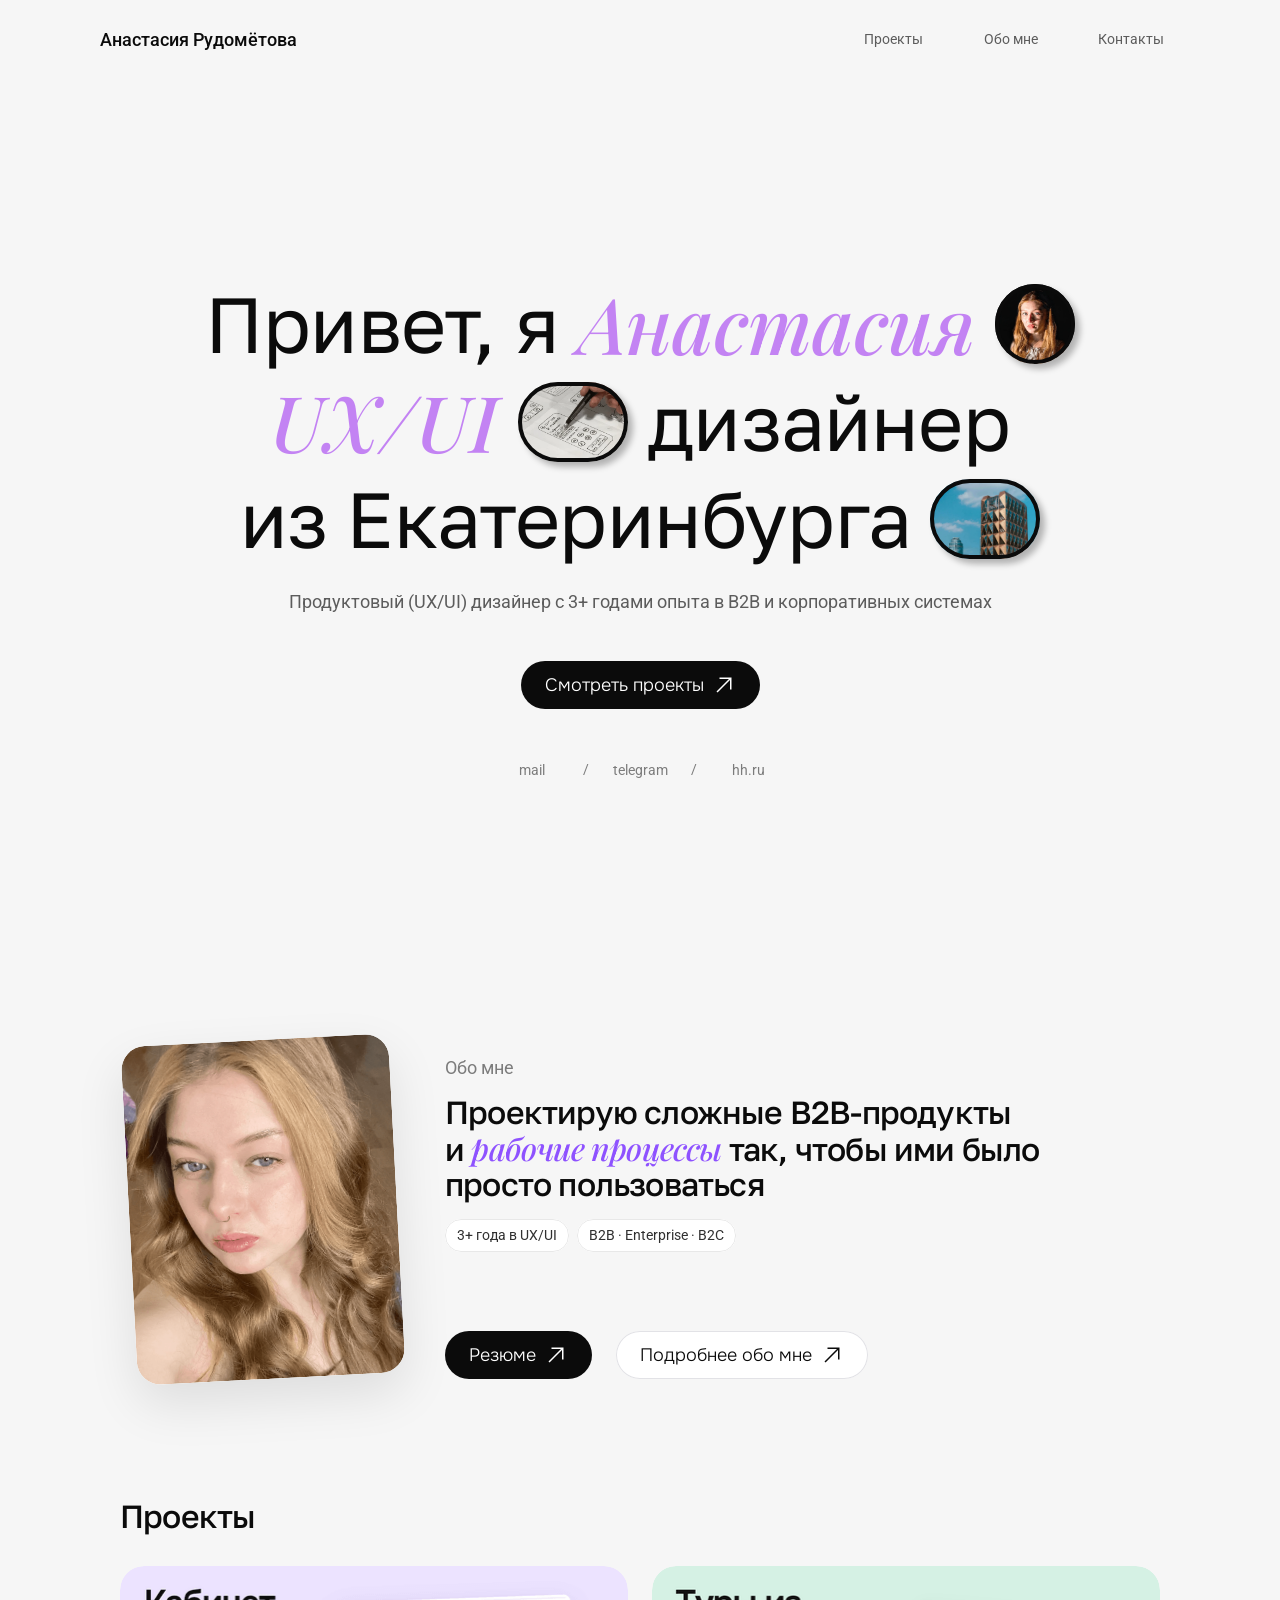
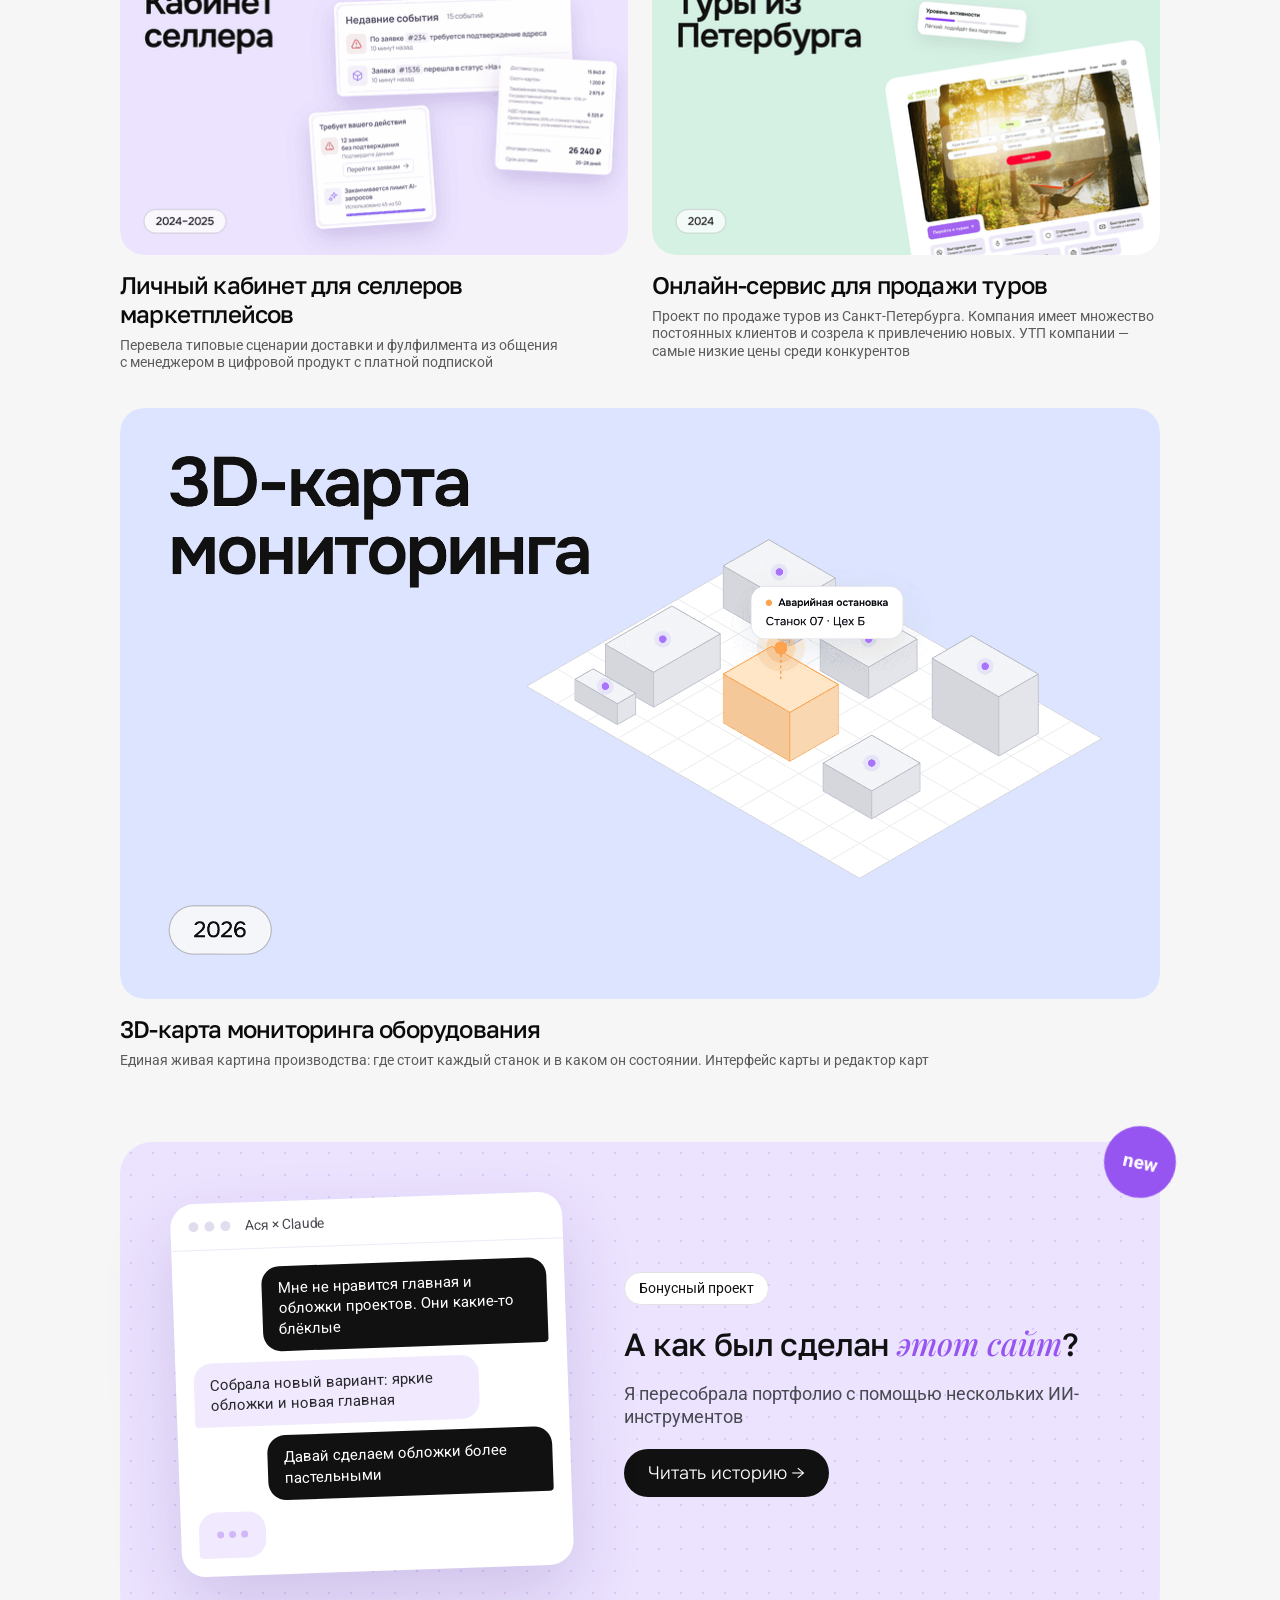
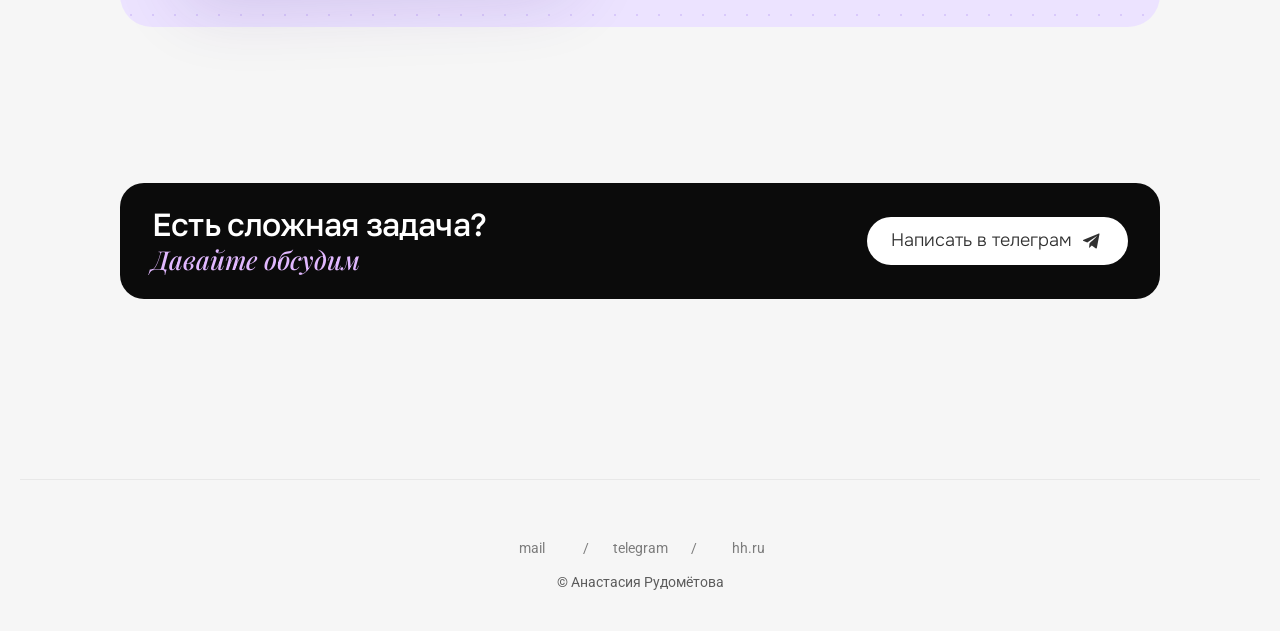
<file: index.html>
<!DOCTYPE html>


<html dir="ltr" lang="ru">
<head>
<meta charset="utf-8"/>
<!-- Yandex.Metrika counter -->
<script type="text/javascript">
    (function(m,e,t,r,i,k,a){
        m[i]=m[i]||function(){(m[i].a=m[i].a||[]).push(arguments)};
        m[i].l=1*new Date();
        for (var j = 0; j < document.scripts.length; j++) {if (document.scripts[j].src === r) { return; }}
        k=e.createElement(t),a=e.getElementsByTagName(t)[0],k.async=1,k.src=r,a.parentNode.insertBefore(k,a)
    })(window, document,'script','https://mc.yandex.ru/metrika/tag.js?id=113986711', 'ym');

    ym(113986711, 'init', {ssr:true, webvisor:true, clickmap:true, ecommerce:"dataLayer", referrer: document.referrer, url: location.href, accurateTrackBounce:true, trackLinks:true});
</script>
<!-- /Yandex.Metrika counter -->

<meta content="width=device-width" name="viewport"/>

<title>Анастасия Рудомётова | UX/UI дизайнер</title>
<meta content="Продуктовый UX/UI дизайнер с 3+ годами опыта в B2B и корпоративных системах. Проектирую сложные интерфейсы и рабочие процессы. Портфолио и кейсы" name="description"/>





<!-- Open Graph -->
<meta content="website" property="og:type"/>
<meta content="Анастасия Рудомётова | UX/UI дизайнер" property="og:title"/>
<meta content="Продуктовый UX/UI дизайнер с 3+ годами опыта в B2B и корпоративных системах. Проектирую сложные интерфейсы и рабочие процессы. Портфолио и кейсы" property="og:description"/>
<meta content="summary_large_image" name="twitter:card"/>
<meta content="Анастасия Рудомётова | UX/UI дизайнер" name="twitter:title"/>
<meta content="Продуктовый UX/UI дизайнер с 3+ годами опыта в B2B и корпоративных системах. Проектирую сложные интерфейсы и рабочие процессы. Портфолио и кейсы" name="twitter:description"/>

<style data-site-font-css="">/* cyrillic-ext */
@font-face {
  font-family: 'Onest';
  font-style: normal;
  font-weight: 300;
  font-display: swap;
  src: url(assets/fonts/google/onest-gNMZW3F-SZuj7zOT0IfSjTS16cPhqx-puBtNcWU.woff2) format('woff2');
  unicode-range: U+0460-052F, U+1C80-1C8A, U+20B4, U+2DE0-2DFF, U+A640-A69F, U+FE2E-FE2F;
}
/* cyrillic */
@font-face {
  font-family: 'Onest';
  font-style: normal;
  font-weight: 300;
  font-display: swap;
  src: url(assets/fonts/google/onest-gNMZW3F-SZuj7zOT0IfSjTS16cPhqx-psRtNcWU.woff2) format('woff2');
  unicode-range: U+0301, U+0400-045F, U+0490-0491, U+04B0-04B1, U+2116;
}
/* math */
@font-face {
  font-family: 'Onest';
  font-style: normal;
  font-weight: 300;
  font-display: swap;
  src: url(assets/fonts/google/onest-gNMZW3F-SZuj7zOT0IfSjTS16cPhqx-pyRtNcWU.woff2) format('woff2');
  unicode-range: U+0302-0303, U+0305, U+0307-0308, U+0310, U+0312, U+0315, U+031A, U+0326-0327, U+032C, U+032F-0330, U+0332-0333, U+0338, U+033A, U+0346, U+034D, U+0391-03A1, U+03A3-03A9, U+03B1-03C9, U+03D1, U+03D5-03D6, U+03F0-03F1, U+03F4-03F5, U+2016-2017, U+2034-2038, U+203C, U+2040, U+2043, U+2047, U+2050, U+2057, U+205F, U+2070-2071, U+2074-209F, U+20D0-20DC, U+20E1, U+20E5-20EF, U+2100-2112, U+2114-2115, U+2117-2121, U+2123-214F, U+2190, U+2192, U+2194-21AE, U+21B0-21E5, U+21F1-21F2, U+21F4-2211, U+2213-2214, U+2216-22FF, U+2308-230B, U+2310, U+2319, U+231C-2321, U+2336-237A, U+237C, U+2395, U+239B-23B7, U+23D0, U+23DC-23E1, U+2474-2475, U+25AF, U+25B3, U+25B7, U+25BD, U+25C1, U+25CA, U+25CC, U+25FB, U+266D-266F, U+27C0-27FF, U+2900-2AFF, U+2B0E-2B11, U+2B30-2B4C, U+2BFE, U+3030, U+FF5B, U+FF5D, U+1D400-1D7FF, U+1EE00-1EEFF;
}
/* symbols */
@font-face {
  font-family: 'Onest';
  font-style: normal;
  font-weight: 300;
  font-display: swap;
  src: url(assets/fonts/google/onest-gNMZW3F-SZuj7zOT0IfSjTS16cPhqx-p2xtNcWU.woff2) format('woff2');
  unicode-range: U+0001-000C, U+000E-001F, U+007F-009F, U+20DD-20E0, U+20E2-20E4, U+2150-218F, U+2190, U+2192, U+2194-2199, U+21AF, U+21E6-21F0, U+21F3, U+2218-2219, U+2299, U+22C4-22C6, U+2300-243F, U+2440-244A, U+2460-24FF, U+25A0-27BF, U+2800-28FF, U+2921-2922, U+2981, U+29BF, U+29EB, U+2B00-2BFF, U+4DC0-4DFF, U+FFF9-FFFB, U+10140-1018E, U+10190-1019C, U+101A0, U+101D0-101FD, U+102E0-102FB, U+10E60-10E7E, U+1D2C0-1D2D3, U+1D2E0-1D37F, U+1F000-1F0FF, U+1F100-1F1AE, U+1F1E6-1F1FF, U+1F30D-1F30F, U+1F315, U+1F31C, U+1F31E, U+1F320-1F32C, U+1F336, U+1F378, U+1F37D, U+1F382, U+1F393-1F39F, U+1F3A7-1F3A8, U+1F3AC-1F3AF, U+1F3C2, U+1F3C4-1F3C6, U+1F3CA-1F3CE, U+1F3D4-1F3E0, U+1F3ED, U+1F3F1-1F3F3, U+1F3F5-1F3F7, U+1F408, U+1F415, U+1F41F, U+1F426, U+1F43F, U+1F441-1F442, U+1F444, U+1F446-1F449, U+1F44C-1F44E, U+1F453, U+1F46A, U+1F47D, U+1F4A3, U+1F4B0, U+1F4B3, U+1F4B9, U+1F4BB, U+1F4BF, U+1F4C8-1F4CB, U+1F4D6, U+1F4DA, U+1F4DF, U+1F4E3-1F4E6, U+1F4EA-1F4ED, U+1F4F7, U+1F4F9-1F4FB, U+1F4FD-1F4FE, U+1F503, U+1F507-1F50B, U+1F50D, U+1F512-1F513, U+1F53E-1F54A, U+1F54F-1F5FA, U+1F610, U+1F650-1F67F, U+1F687, U+1F68D, U+1F691, U+1F694, U+1F698, U+1F6AD, U+1F6B2, U+1F6B9-1F6BA, U+1F6BC, U+1F6C6-1F6CF, U+1F6D3-1F6D7, U+1F6E0-1F6EA, U+1F6F0-1F6F3, U+1F6F7-1F6FC, U+1F700-1F80B, U+1F810-1F847, U+1F850-1F859, U+1F860-1F887, U+1F890-1F8AD, U+1F8B0-1F8BB, U+1F8C0-1F8C1, U+1F8D0-1F8D8, U+1F900-1F90B, U+1F93B, U+1F946, U+1F984, U+1F996, U+1F9E9, U+1FA00-1FA6F, U+1FA70-1FA7C, U+1FA80-1FAC6, U+1FAC8, U+1FACC-1FADD, U+1FADF-1FAEB, U+1FAEF-1FAFA, U+1FB00-1FBFF;
}
/* vietnamese */
@font-face {
  font-family: 'Onest';
  font-style: normal;
  font-weight: 300;
  font-display: swap;
  src: url(assets/fonts/google/onest-gNMZW3F-SZuj7zOT0IfSjTS16cPhqx-puhtNcWU.woff2) format('woff2');
  unicode-range: U+0102-0103, U+0110-0111, U+0128-0129, U+0168-0169, U+01A0-01A1, U+01AF-01B0, U+0300-0301, U+0303-0304, U+0308-0309, U+0323, U+0329, U+1EA0-1EF9, U+20AB;
}
/* latin-ext */
@font-face {
  font-family: 'Onest';
  font-style: normal;
  font-weight: 300;
  font-display: swap;
  src: url(assets/fonts/google/onest-gNMZW3F-SZuj7zOT0IfSjTS16cPhqx-puxtNcWU.woff2) format('woff2');
  unicode-range: U+0100-02BA, U+02BD-02C5, U+02C7-02CC, U+02CE-02D7, U+02DD-02FF, U+0304, U+0308, U+0329, U+1D00-1DBF, U+1E00-1E9F, U+1EF2-1EFF, U+2020, U+20A0-20AB, U+20AD-20C4, U+2113, U+2C60-2C7F, U+A720-A7FF;
}
/* latin */
@font-face {
  font-family: 'Onest';
  font-style: normal;
  font-weight: 300;
  font-display: swap;
  src: url(assets/fonts/google/onest-gNMZW3F-SZuj7zOT0IfSjTS16cPhqx-ptRtN.woff2) format('woff2');
  unicode-range: U+0000-00FF, U+0131, U+0152-0153, U+02BB-02BC, U+02C6, U+02DA, U+02DC, U+0304, U+0308, U+0329, U+2000-206F, U+20AC, U+2122, U+2191, U+2193, U+2212, U+2215, U+FEFF, U+FFFD;
}

@font-face { font-family: "Golos Text"; src: url("assets/fonts/google/golostext-q5uXsoe9Lv5t7Meb31EcOR9UdVTNs822plVRRQ5ZEr8zXcyx.woff2"); font-display: swap; font-style: normal; font-weight: 400 }
@font-face { font-family: "Playfair Display"; src: url("assets/fonts/google/playfairdisplay-nuFRD-vYSZviVYUb_rj3ij__anPXDTnCjmHKM4nYO7KN_pqTbtPK-F2rA0s.woff2"); font-display: swap; font-style: italic; font-weight: 500 }
@font-face { font-family: "Golos Text"; src: url("assets/fonts/google/golostext-q5uXsoe9Lv5t7Meb31EcOR9UdVTNs822plVjRQ5ZEr8zXcyx.woff2"); font-display: swap; font-style: normal; font-weight: 500 }
@font-face { font-family: "Playfair Display"; src: url("assets/fonts/google/playfairdisplay-nuFRD-vYSZviVYUb_rj3ij__anPXDTnCjmHKM4nYO7KN_qiTbtPK-F2rA0s.woff2"); font-display: swap; font-style: italic; font-weight: 400 }
@font-face { font-family: "Roboto"; src: url("assets/fonts/google/roboto-KFOMCnqEu92Fr1ME7kSn66aGLdTylUAMQXC89YmC2DPNWubEbWmWggvWl0Qn.woff2"); font-display: swap; font-style: normal; font-weight: 400 }
@font-face { font-family: "Roboto"; src: url("assets/fonts/google/roboto-KFOMCnqEu92Fr1ME7kSn66aGLdTylUAMQXC89YmC2DPNWuYjammWggvWl0Qn.woff2"); font-display: swap; font-style: normal; font-weight: 700 }
@font-face { font-family: "Roboto"; src: url("assets/fonts/google/roboto-KFOKCnqEu92Fr1Mu53ZEC9_Vu3r1gIhOszmOClHrs6ljXfMMLmbXiAr0klQnx24.woff2"); font-display: swap; font-style: italic; font-weight: 700 }
@font-face { font-family: "Roboto"; src: url("assets/fonts/google/roboto-KFOKCnqEu92Fr1Mu53ZEC9_Vu3r1gIhOszmOClHrs6ljXfMMLoHQiAr0klQnx24.woff2"); font-display: swap; font-style: italic; font-weight: 400 }
@font-face { font-family: "Golos Text"; src: url("assets/fonts/google/golostext-q5uXsoe9Lv5t7Meb31EcOR9UdVTNs822plW2Qg5ZEr8zXcyx.woff2"); font-display: swap; font-style: normal; font-weight: 700 }
@font-face { font-family: "Playfair Display"; src: url("assets/fonts/google/playfairdisplay-nuFRD-vYSZviVYUb_rj3ij__anPXDTnCjmHKM4nYO7KN_k-UbtPK-F2rA0s.woff2"); font-display: swap; font-style: italic; font-weight: 700 }
@font-face { font-family: "Roboto"; src: url("assets/fonts/google/roboto-KFOMCnqEu92Fr1ME7kSn66aGLdTylUAMQXC89YmC2DPNWub2bWmWggvWl0Qn.woff2"); font-display: swap; font-style: normal; font-weight: 500 }
@font-face { font-family: "Roboto"; src: url("assets/fonts/google/roboto-KFOKCnqEu92Fr1Mu53ZEC9_Vu3r1gIhOszmOClHrs6ljXfMMLl_XiAr0klQnx24.woff2"); font-display: swap; font-style: italic; font-weight: 600 }
@font-face { font-family: "Roboto"; src: url("assets/fonts/google/roboto-KFOKCnqEu92Fr1Mu53ZEC9_Vu3r1gIhOszmOClHrs6ljXfMMLrPQiAr0klQnx24.woff2"); font-display: swap; font-style: italic; font-weight: 500 }
@font-face { font-family: "Inter"; src: url("assets/fonts/05KsVHGDmqXSBXM4yRZ65P8i0s.woff2"); font-style: italic; font-weight: 900; unicode-range: U+0460-052F, U+1C80-1C88, U+20B4, U+2DE0-2DFF, U+A640-A69F, U+FE2E-FE2F }
@font-face { font-family: "Inter"; src: url("assets/fonts/ky8ovPukK4dJ1Pxq74qGhOqCYI.woff2"); font-style: italic; font-weight: 900; unicode-range: U+0301, U+0400-045F, U+0490-0491, U+04B0-04B1, U+2116 }
@font-face { font-family: "Inter"; src: url("assets/fonts/vvNSqIj42qeQ2bvCRBIWKHscrc.woff2"); font-style: italic; font-weight: 900; unicode-range: U+1F00-1FFF }
@font-face { font-family: "Inter"; src: url("assets/fonts/3ZmXbBKToJifDV9gwcifVd1tEY.woff2"); font-style: italic; font-weight: 900; unicode-range: U+0370-03FF }
@font-face { font-family: "Inter"; src: url("assets/fonts/FNfhX3dt4ChuLJq2PwdlxHO7PU.woff2"); font-style: italic; font-weight: 900; unicode-range: U+0100-024F, U+0259, U+1E00-1EFF, U+2020, U+20A0-20AB, U+20AD-20CF, U+2113, U+2C60-2C7F, U+A720-A7FF }
@font-face { font-family: "Inter"; src: url("assets/fonts/gcnfba68tfm7qAyrWRCf9r34jg.woff2"); font-style: italic; font-weight: 900; unicode-range: U+0000-00FF, U+0131, U+0152-0153, U+02BB-02BC, U+02C6, U+02DA, U+02DC, U+2000-206F, U+2070, U+2074-207E, U+2080-208E, U+20AC, U+2122, U+2191, U+2193, U+2212, U+2215, U+FEFF, U+FFFD }
@font-face { font-family: "Inter"; src: url("assets/fonts/efTfQcBJ53kM2pB1hezSZ3RDUFs.woff2"); font-style: italic; font-weight: 900; unicode-range: U+0102-0103, U+0110-0111, U+0128-0129, U+0168-0169, U+01A0-01A1, U+01AF-01B0, U+1EA0-1EF9, U+20AB }
@font-face { font-family: "Inter"; src: url("assets/fonts/H89BbHkbHDzlxZzxi8uPzTsp90.woff2"); font-display: swap; font-style: italic; font-weight: 700; unicode-range: U+0460-052F, U+1C80-1C88, U+20B4, U+2DE0-2DFF, U+A640-A69F, U+FE2E-FE2F }
@font-face { font-family: "Inter"; src: url("assets/fonts/u6gJwDuwB143kpNK1T1MDKDWkMc.woff2"); font-display: swap; font-style: italic; font-weight: 700; unicode-range: U+0301, U+0400-045F, U+0490-0491, U+04B0-04B1, U+2116 }
@font-face { font-family: "Inter"; src: url("assets/fonts/43sJ6MfOPh1LCJt46OvyDuSbA6o.woff2"); font-display: swap; font-style: italic; font-weight: 700; unicode-range: U+1F00-1FFF }
@font-face { font-family: "Inter"; src: url("assets/fonts/wccHG0r4gBDAIRhfHiOlq6oEkqw.woff2"); font-display: swap; font-style: italic; font-weight: 700; unicode-range: U+0370-03FF }
@font-face { font-family: "Inter"; src: url("assets/fonts/WZ367JPwf9bRW6LdTHN8rXgSjw.woff2"); font-display: swap; font-style: italic; font-weight: 700; unicode-range: U+0100-024F, U+0259, U+1E00-1EFF, U+2020, U+20A0-20AB, U+20AD-20CF, U+2113, U+2C60-2C7F, U+A720-A7FF }
@font-face { font-family: "Inter"; src: url("assets/fonts/ia3uin3hQWqDrVloC1zEtYHWw.woff2"); font-display: swap; font-style: italic; font-weight: 700; unicode-range: U+0000-00FF, U+0131, U+0152-0153, U+02BB-02BC, U+02C6, U+02DA, U+02DC, U+2000-206F, U+2070, U+2074-207E, U+2080-208E, U+20AC, U+2122, U+2191, U+2193, U+2212, U+2215, U+FEFF, U+FFFD }
@font-face { font-family: "Inter"; src: url("assets/fonts/2A4Xx7CngadFGlVV4xrO06OBHY.woff2"); font-display: swap; font-style: italic; font-weight: 700; unicode-range: U+0102-0103, U+0110-0111, U+0128-0129, U+0168-0169, U+01A0-01A1, U+01AF-01B0, U+1EA0-1EF9, U+20AB }
@font-face { font-family: "Inter"; src: url("assets/fonts/mkY5Sgyq51ik0AMrSBwhm9DJg.woff2"); font-style: normal; font-weight: 900; unicode-range: U+0460-052F, U+1C80-1C88, U+20B4, U+2DE0-2DFF, U+A640-A69F, U+FE2E-FE2F }
@font-face { font-family: "Inter"; src: url("assets/fonts/X5hj6qzcHUYv7h1390c8Rhm6550.woff2"); font-style: normal; font-weight: 900; unicode-range: U+0301, U+0400-045F, U+0490-0491, U+04B0-04B1, U+2116 }
@font-face { font-family: "Inter"; src: url("assets/fonts/gQhNpS3tN86g8RcVKYUUaKt2oMQ.woff2"); font-style: normal; font-weight: 900; unicode-range: U+1F00-1FFF }
@font-face { font-family: "Inter"; src: url("assets/fonts/cugnVhSraaRyANCaUtI5FV17wk.woff2"); font-style: normal; font-weight: 900; unicode-range: U+0370-03FF }
@font-face { font-family: "Inter"; src: url("assets/fonts/5HcVoGak8k5agFJSaKa4floXVu0.woff2"); font-style: normal; font-weight: 900; unicode-range: U+0100-024F, U+0259, U+1E00-1EFF, U+2020, U+20A0-20AB, U+20AD-20CF, U+2113, U+2C60-2C7F, U+A720-A7FF }
@font-face { font-family: "Inter"; src: url("assets/fonts/rZ5DdENNqIdFTIyQQiP5isO7M.woff2"); font-style: normal; font-weight: 900; unicode-range: U+0000-00FF, U+0131, U+0152-0153, U+02BB-02BC, U+02C6, U+02DA, U+02DC, U+2000-206F, U+2070, U+2074-207E, U+2080-208E, U+20AC, U+2122, U+2191, U+2193, U+2212, U+2215, U+FEFF, U+FFFD }
@font-face { font-family: "Inter"; src: url("assets/fonts/P2Bw01CtL0b9wqygO0sSVogWbo.woff2"); font-style: normal; font-weight: 900; unicode-range: U+0102-0103, U+0110-0111, U+0128-0129, U+0168-0169, U+01A0-01A1, U+01AF-01B0, U+1EA0-1EF9, U+20AB }
@font-face { font-family: "Montserrat"; src: url("assets/fonts/DI2GHUWG3WKRXISSCTNDMTWKWZC25UIW.woff2"); font-display: swap; font-style: normal; font-weight: 400 }
@font-face { font-family: "Inter"; src: url("assets/fonts/5vvr9Vy74if2I6bQbJvbw7SY1pQ.woff2"); font-display: swap; font-style: normal; font-weight: 400; unicode-range: U+0460-052F, U+1C80-1C88, U+20B4, U+2DE0-2DFF, U+A640-A69F, U+FE2E-FE2F }
@font-face { font-family: "Inter"; src: url("assets/fonts/EOr0mi4hNtlgWNn9if640EZzXCo.woff2"); font-display: swap; font-style: normal; font-weight: 400; unicode-range: U+0301, U+0400-045F, U+0490-0491, U+04B0-04B1, U+2116 }
@font-face { font-family: "Inter"; src: url("assets/fonts/Y9k9QrlZAqio88Klkmbd8VoMQc.woff2"); font-display: swap; font-style: normal; font-weight: 400; unicode-range: U+1F00-1FFF }
@font-face { font-family: "Inter"; src: url("assets/fonts/OYrD2tBIBPvoJXiIHnLoOXnY9M.woff2"); font-display: swap; font-style: normal; font-weight: 400; unicode-range: U+0370-03FF }
@font-face { font-family: "Inter"; src: url("assets/fonts/JeYwfuaPfZHQhEG8U5gtPDZ7WQ.woff2"); font-display: swap; font-style: normal; font-weight: 400; unicode-range: U+0100-024F, U+0259, U+1E00-1EFF, U+2020, U+20A0-20AB, U+20AD-20CF, U+2113, U+2C60-2C7F, U+A720-A7FF }
@font-face { font-family: "Inter"; src: url("assets/fonts/GrgcKwrN6d3Uz8EwcLHZxwEfC4.woff2"); font-display: swap; font-style: normal; font-weight: 400; unicode-range: U+0000-00FF, U+0131, U+0152-0153, U+02BB-02BC, U+02C6, U+02DA, U+02DC, U+2000-206F, U+2070, U+2074-207E, U+2080-208E, U+20AC, U+2122, U+2191, U+2193, U+2212, U+2215, U+FEFF, U+FFFD }
@font-face { font-family: "Inter"; src: url("assets/fonts/b6Y37FthZeALduNqHicBT6FutY.woff2"); font-display: swap; font-style: normal; font-weight: 400; unicode-range: U+0102-0103, U+0110-0111, U+0128-0129, U+0168-0169, U+01A0-01A1, U+01AF-01B0, U+1EA0-1EF9, U+20AB }
@font-face { font-family: "Inter"; src: url("assets/fonts/DpPBYI0sL4fYLgAkX8KXOPVt7c.woff2"); font-display: swap; font-style: normal; font-weight: 700; unicode-range: U+0460-052F, U+1C80-1C88, U+20B4, U+2DE0-2DFF, U+A640-A69F, U+FE2E-FE2F }
@font-face { font-family: "Inter"; src: url("assets/fonts/4RAEQdEOrcnDkhHiiCbJOw92Lk.woff2"); font-display: swap; font-style: normal; font-weight: 700; unicode-range: U+0301, U+0400-045F, U+0490-0491, U+04B0-04B1, U+2116 }
@font-face { font-family: "Inter"; src: url("assets/fonts/1K3W8DizY3v4emK8Mb08YHxTbs.woff2"); font-display: swap; font-style: normal; font-weight: 700; unicode-range: U+1F00-1FFF }
@font-face { font-family: "Inter"; src: url("assets/fonts/tUSCtfYVM1I1IchuyCwz9gDdQ.woff2"); font-display: swap; font-style: normal; font-weight: 700; unicode-range: U+0370-03FF }
@font-face { font-family: "Inter"; src: url("assets/fonts/VgYFWiwsAC5OYxAycRXXvhze58.woff2"); font-display: swap; font-style: normal; font-weight: 700; unicode-range: U+0100-024F, U+0259, U+1E00-1EFF, U+2020, U+20A0-20AB, U+20AD-20CF, U+2113, U+2C60-2C7F, U+A720-A7FF }
@font-face { font-family: "Inter"; src: url("assets/fonts/syRNPWzAMIrcJ3wIlPIP43KjQs.woff2"); font-display: swap; font-style: normal; font-weight: 700; unicode-range: U+0000-00FF, U+0131, U+0152-0153, U+02BB-02BC, U+02C6, U+02DA, U+02DC, U+2000-206F, U+2070, U+2074-207E, U+2080-208E, U+20AC, U+2122, U+2191, U+2193, U+2212, U+2215, U+FEFF, U+FFFD }
@font-face { font-family: "Inter"; src: url("assets/fonts/GIryZETIX4IFypco5pYZONKhJIo.woff2"); font-display: swap; font-style: normal; font-weight: 700; unicode-range: U+0102-0103, U+0110-0111, U+0128-0129, U+0168-0169, U+01A0-01A1, U+01AF-01B0, U+1EA0-1EF9, U+20AB }
@font-face { font-family: "Onest Placeholder"; src: local("Arial"); ascent-override: 91.42%; descent-override: 28.75%; line-gap-override: 0.00%; size-adjust: 106.10% }
@font-face { font-family: "Golos Text Placeholder"; src: local("Arial"); ascent-override: 90.05%; descent-override: 20.21%; line-gap-override: 0.00%; size-adjust: 108.83% }
@font-face { font-family: "Playfair Display Placeholder"; src: local("Times New Roman"); ascent-override: 97.38%; descent-override: 22.59%; line-gap-override: 0.00%; size-adjust: 111.11% }
@font-face { font-family: "Roboto Placeholder"; src: local("Arial"); ascent-override: 92.43%; descent-override: 24.32%; line-gap-override: 0.00%; size-adjust: 100.37% }
@font-face { font-family: "Inter Placeholder"; src: local("Arial"); ascent-override: 89.79%; descent-override: 22.36%; line-gap-override: 0.00%; size-adjust: 107.89% }
@font-face { font-family: "Montserrat Placeholder"; src: local("Arial"); ascent-override: 84.95%; descent-override: 22.03%; line-gap-override: 0.00%; size-adjust: 113.95% }</style>


<!-- Initialize gtag before head-end custom code can call it. -->
<script>
	  window.dataLayer = window.dataLayer || [];
	  function gtag(){window.dataLayer.push(arguments);}
	  gtag('js', new Date());
	  gtag('config', 'G-B1NQM0LFKT');
	</script>
<meta content="max-image-preview:large" name="robots"/><style data-site-breakpoint-css="">@media(min-width: 1440px){.hidden-72rtr7{display:none!important}}@media(min-width: 1200px) and (max-width: 1439.98px){.hidden-1vxwarc{display:none!important}}@media(min-width: 810px) and (max-width: 1199.98px){.hidden-1tfpqet{display:none!important}}@media(max-width: 809.98px){.hidden-a9um1k{display:none!important}}@media(min-width: 1440px){.hidden-1xy0toq{display:none!important}}@media(min-width: 1200px) and (max-width: 1439.98px){.hidden-152glpt{display:none!important}}@media(min-width: 810px) and (max-width: 1199.98px){.hidden-1mdj16h{display:none!important}}@media(max-width: 809.98px){.hidden-71cz7w{display:none!important}}</style><style data-site-components="site-lib-cursors-host site-2I9Iv PropertyOverrides site-d1bxR site-lib-combinedCSSRules site-xv9gG site-1vNZG site-8s2c9 site-svRbB site-UT5PH site-O3T2G site-h6Rxh site-xUfRi site-LRD21" data-site-css-ssr-minified="">html,body,#main{box-sizing:border-box;margin:0;padding:0}:root{-webkit-font-smoothing:antialiased;-moz-osx-font-smoothing:grayscale}*{box-sizing:border-box;-webkit-font-smoothing:inherit}h1,h2,h3,h4,h5,h6,p,figure{margin:0}body,input,textarea,select,button{font-family:sans-serif;font-size:12px}body{--token-597da178-2e77-4bea-8eb7-f12f5010f083:#c383f3;--token-c40000ae-904f-4928-80cb-4b854d70c0b4:#000;--token-2b9e9f96-0c35-4795-b915-59e721620b20:#7c7c7c;--token-028a1df2-9373-4cb0-8cc7-a6b1512a0cab:#f6f6f6;--token-790325e6-a4e0-4195-a182-d715595749b3:#00aaff80;--token-8d589923-b843-4a88-886d-50bf1e3f9a40:#0b0b0b;--token-21c2ef3c-f6a4-4ada-af40-ed071854e915:#e8e8e8;--token-c6d9d641-5b9c-4baf-85bf-3ecf83f1b8ed:#fff;--token-31bf6bfa-a083-41c5-b025-2cdc040f92d8:#f6f6f6;--token-a91b8625-a397-4ffa-aebf-00fd1ff18ca9:#fff;--token-fa39f602-c1df-41e0-abf1-78c1c63a645f:#5c5c5c;--token-f6d4c585-ff89-4182-b607-9d5da8c1ebc4:#fff;--token-aff6908e-9a16-4456-928d-df3b4ad1fc61:#eed8ff;--token-4059a8c3-0701-4ba5-9dab-781874a53501:#e1b8ff;--token-95384be9-283e-48f3-8c7a-61d7069ebf1c:#8e52ff;--token-ddbab71c-331e-414f-ba86-1d262e729217:#000;--token-4caef65f-d325-4cd6-9353-617bd3de467a:#ebebeb;--token-342ee82f-0eae-4ad0-a3f2-7aa809c93e85:#c383f3;--token-bfe0ac6f-e097-48f7-a2bd-ebc6d586f42a:#0006;--token-99e9f4a8-a01c-4d09-ad21-032d659b5108:#303030}@media (prefers-color-scheme:dark){body{--token-a91b8625-a397-4ffa-aebf-00fd1ff18ca9:#121212;--token-f6d4c585-ff89-4182-b607-9d5da8c1ebc4:#000}}@supports (z-index:calc(infinity)){#__site-badge-container{--infinity:infinity}}#__site-badge-container{pointer-events:none;width:100%;z-index:calc(var(--infinity,2147480000));justify-content:flex-end;padding:20px;display:flex;position:fixed;bottom:0}@supports (background:-webkit-named-image(i)) and (not (grid-template-rows:subgrid)){body{--site-will-change-override:transform}}@supports (background:-webkit-named-image(i)) and (not (position-area:top right)){body{--site-will-change-filter-override:filter}}[data-site-component-type=Text] div div span,[data-site-component-type=Text] a div span,[data-site-component-type=Text] span span span,[data-site-component-type=Text] p span span,[data-site-component-type=Text] h1 span span,[data-site-component-type=Text] h2 span span,[data-site-component-type=Text] h3 span span,[data-site-component-type=Text] h4 span span,[data-site-component-type=Text] h5 span span,[data-site-component-type=Text] h6 span span,[data-site-component-type=Text] a{font-family:var(--font-family);font-style:var(--font-style);font-weight:min(calc(var(--site-font-weight-increase,0) + var(--font-weight,400)), 900);color:var(--text-color);letter-spacing:var(--letter-spacing);font-size:var(--font-size);text-transform:var(--text-transform);--text-decoration:var(--site-text-decoration-style,solid) var(--site-text-decoration,none) var(--site-text-decoration-color,currentcolor) var(--site-text-decoration-thickness,auto);--text-decoration-skip-ink:var(--site-text-decoration-skip-ink);--text-underline-offset:var(--site-text-decoration-offset);line-height:var(--line-height);--font-family:var(--site-font-family);--font-style:var(--site-font-style);--font-weight:var(--site-font-weight);--text-color:var(--site-text-color);--letter-spacing:var(--site-letter-spacing);--font-size:var(--site-font-size);--text-transform:var(--site-text-transform);--line-height:var(--site-line-height)}@supports not (color:color(display-p3 1 1 1)){p.site-text,div.site-text,h1.site-text,h2.site-text,h3.site-text,h4.site-text,h5.site-text,h6.site-text,li.site-text,ol.site-text,ul.site-text,span.site-text:not([data-text-fill]){color:var(--site-blockquote-text-color-rgb,var(--site-blockquote-text-color,var(--site-text-color-rgb,var(--site-text-color,#000))));-webkit-text-stroke-color:var(--site-text-stroke-color-rgb,var(--site-text-stroke-color,initial))}mark.site-text{background-color:var(--site-blockquote-text-background-color-rgb,var(--site-blockquote-text-background-color,var(--site-text-background-color-rgb,var(--site-text-background-color,initial))))}}@supports not (color:color(display-p3 1 1 1)){code.site-text,code.site-text span.site-text:not([data-text-fill]){color:var(--site-blockquote-text-color-rgb,var(--site-blockquote-text-color,var(--site-code-text-color-rgb,var(--site-code-text-color,var(--site-text-color-rgb,var(--site-text-color,#000))))))}}@supports not (color:color(display-p3 1 1 1)){a.site-text,span.site-text[data-nested-link]{color:var(--site-link-text-color-rgb,var(--site-link-text-color,var(--site-blockquote-text-color-rgb,var(--site-blockquote-text-color,var(--site-text-color-rgb,var(--site-text-color,#000))))));background-color:var(--site-link-text-background-color-rgb,var(--site-link-text-background-color,initial));-webkit-text-decoration-color:var(--site-link-text-decoration-color-rgb,var(--site-link-text-decoration-color,var(--site-text-decoration-color-rgb,var(--site-text-decoration-color,currentcolor))));text-decoration-color:var(--site-link-text-decoration-color-rgb,var(--site-link-text-decoration-color,var(--site-text-decoration-color-rgb,var(--site-text-decoration-color,currentcolor))))}}@supports not (color:color(display-p3 1 1 1)){code.site-text a.site-text,code.site-text a.site-text span.site-text:not([data-text-fill]),code.site-text span.site-text[data-nested-link],code.site-text span.site-text[data-nested-link] span.site-text:not([data-text-fill]){color:var(--site-link-text-color-rgb,var(--site-link-text-color,var(--site-blockquote-text-color-rgb,var(--site-blockquote-text-color,var(--site-code-text-color-rgb,var(--site-code-text-color,var(--site-text-color-rgb,var(--site-text-color,#000))))))))}}@supports not (color:color(display-p3 1 1 1)){a.site-text:hover,span.site-text[data-nested-link]:hover{color:var(--site-link-hover-text-color-rgb,var(--site-link-hover-text-color,var(--site-link-text-color-rgb,var(--site-link-text-color,var(--site-blockquote-text-color-rgb,var(--site-blockquote-text-color,var(--site-text-color-rgb,var(--site-text-color,#000))))))));background-color:var(--site-link-hover-text-background-color-rgb,var(--site-link-hover-text-background-color,var(--site-link-text-background-color-rgb,var(--site-link-text-background-color,var(--site-text-background-color-rgb,var(--site-text-background-color,initial))))));-webkit-text-decoration-color:var(--site-link-hover-text-decoration-color-rgb,var(--site-link-hover-text-decoration-color,var(--site-link-text-decoration-color-rgb,var(--site-link-text-decoration-color,var(--site-text-decoration-color-rgb,var(--site-text-decoration-color,currentcolor))))));text-decoration-color:var(--site-link-hover-text-decoration-color-rgb,var(--site-link-hover-text-decoration-color,var(--site-link-text-decoration-color-rgb,var(--site-link-text-decoration-color,var(--site-text-decoration-color-rgb,var(--site-text-decoration-color,currentcolor))))))}}@supports not (color:color(display-p3 1 1 1)){code.site-text a.site-text:hover,code.site-text span.site-text[data-nested-link]:hover{color:var(--site-link-hover-text-color-rgb,var(--site-link-hover-text-color,var(--site-link-text-color-rgb,var(--site-link-text-color,var(--site-blockquote-text-color-rgb,var(--site-blockquote-text-color,var(--site-code-text-color-rgb,var(--site-code-text-color,var(--site-text-color-rgb,var(--site-text-color,#000))))))))))}}@supports not (color:color(display-p3 1 1 1)){a.site-text[data-site-page-link-current],span.site-text[data-site-page-link-current]{color:var(--site-link-current-text-color-rgb,var(--site-link-current-text-color,var(--site-link-text-color-rgb,var(--site-link-text-color,var(--site-text-color-rgb,var(--site-text-color,#000))))));background-color:var(--site-link-current-text-background-color-rgb,var(--site-link-current-text-background-color,var(--site-link-text-background-color-rgb,var(--site-link-text-background-color,var(--site-text-background-color-rgb,var(--site-text-background-color,initial))))));-webkit-text-decoration-color:var(--site-link-current-text-decoration-color-rgb,var(--site-link-current-text-decoration-color,var(--site-link-text-decoration-color-rgb,var(--site-link-text-decoration-color,var(--site-text-decoration-color-rgb,var(--site-text-decoration-color,currentcolor))))));text-decoration-color:var(--site-link-current-text-decoration-color-rgb,var(--site-link-current-text-decoration-color,var(--site-link-text-decoration-color-rgb,var(--site-link-text-decoration-color,var(--site-text-decoration-color-rgb,var(--site-text-decoration-color,currentcolor))))))}}@supports not (color:color(display-p3 1 1 1)){code.site-text a.site-text[data-site-page-link-current],code.site-text a.site-text[data-site-page-link-current] span.site-text:not([data-text-fill]),code.site-text span.site-text[data-site-page-link-current],code.site-text span.site-text[data-site-page-link-current] span.site-text:not([data-text-fill]){color:var(--site-link-current-text-color-rgb,var(--site-link-current-text-color,var(--site-link-text-color-rgb,var(--site-link-text-color,var(--site-code-text-color-rgb,var(--site-code-text-color,var(--site-text-color-rgb,var(--site-text-color,#000))))))));background-color:var(--site-link-current-text-background-color-rgb,var(--site-link-current-text-background-color,var(--site-link-text-background-color-rgb,var(--site-link-text-background-color,var(--site-text-background-color-rgb,var(--site-text-background-color,initial))))))}}@supports not (color:color(display-p3 1 1 1)){a.site-text[data-site-page-link-current]:hover,span.site-text[data-site-page-link-current]:hover{color:var(--site-link-hover-text-color-rgb,var(--site-link-hover-text-color,var(--site-link-current-text-color-rgb,var(--site-link-current-text-color,var(--site-link-text-color-rgb,var(--site-link-text-color,var(--site-code-text-color-rgb,var(--site-code-text-color,var(--site-text-color-rgb,var(--site-text-color,#000))))))))));background-color:var(--site-link-hover-text-background-color-rgb,var(--site-link-hover-text-background-color,var(--site-link-current-text-background-color-rgb,var(--site-link-current-text-background-color,var(--site-link-text-background-color-rgb,var(--site-link-text-background-color,initial))))));-webkit-text-decoration-color:var(--site-link-hover-text-decoration-color-rgb,var(--site-link-hover-text-decoration-color,var(--site-link-current-text-decoration-color-rgb,var(--site-link-current-text-decoration-color,var(--site-link-text-decoration-color-rgb,var(--site-link-text-decoration-color,var(--site-text-decoration-color-rgb,var(--site-text-decoration-color,currentcolor))))))));text-decoration-color:var(--site-link-hover-text-decoration-color-rgb,var(--site-link-hover-text-decoration-color,var(--site-link-current-text-decoration-color-rgb,var(--site-link-current-text-decoration-color,var(--site-link-text-decoration-color-rgb,var(--site-link-text-decoration-color,var(--site-text-decoration-color-rgb,var(--site-text-decoration-color,currentcolor))))))))}}@supports not (color:color(display-p3 1 1 1)){code.site-text a.site-text[data-site-page-link-current]:hover,code.site-text a.site-text[data-site-page-link-current]:hover span.site-text:not([data-text-fill]),code.site-text span.site-text[data-site-page-link-current]:hover,code.site-text span.site-text[data-site-page-link-current]:hover span.site-text:not([data-text-fill]){color:var(--site-link-hover-text-color-rgb,var(--site-link-hover-text-color,var(--site-link-current-text-color-rgb,var(--site-link-current-text-color,var(--site-link-text-color-rgb,var(--site-link-text-color,var(--site-code-text-color-rgb,var(--site-code-text-color,var(--site-text-color-rgb,var(--site-text-color,#000))))))))));background-color:var(--site-link-hover-text-background-color-rgb,var(--site-link-hover-text-background-color,var(--site-link-current-text-background-color-rgb,var(--site-link-current-text-background-color,var(--site-link-text-background-color-rgb,var(--site-link-text-background-color,initial))))))}}[data-site-component-type=Stack]:not([data-site-generated])>*,[data-site-component-type=Stack]:not([data-site-generated])>[data-site-component-type],NavigationContainer [data-site-component-type=NavigationContainer]>*,[data-site-component-type=NavigationContainer]>[data-site-component-type]{position:relative}@supports not (overflow:clip){:root{--overflow-clip-fallback:hidden}}@supports (background:-webkit-named-image(i)) and (not (contain-intrinsic-size:inherit)){div.site-text,p.site-text,h1.site-text,h2.site-text,h3.site-text,h4.site-text,h5.site-text,h6.site-text,ol.site-text,ul.site-text,li.site-text,blockquote.site-text,.site-text.site-image{display:var(--text-truncation-display-inline-for-safari-16,revert)}div.site-text:after,p.site-text:after,h1.site-text:after,h2.site-text:after,h3.site-text:after,h4.site-text:after,h5.site-text:after,h6.site-text:after,ol.site-text:after,ul.site-text:after,li.site-text:after,blockquote.site-text:after,.site-text.site-image:after{content:var(--text-truncation-line-break-for-safari-16);white-space:pre}.site-text.site-text-module,.site-text.site-table-wrapper{display:var(--text-truncation-display-none-for-safari-16,revert)}p.site-text[data-text-fill]{display:var(--text-truncation-display-inline-for-safari-16,inline-block)}}@supports (corner-shape:superellipse(2)){:root{--one-if-corner-shape-supported:1}}.site-cursor-none,.site-cursor-none *{cursor:none!important}.site-pointer-events-none,.site-pointer-events-none *{pointer-events:none!important}.site-2I9Iv.site-34n5a4,.site-2I9Iv .site-34n5a4{display:block}.site-2I9Iv.site-1xy0toq{background-color:var(--token-028a1df2-9373-4cb0-8cc7-a6b1512a0cab,#f6f6f6);height:min-content;overflow:var(--overflow-clip-fallback,clip);flex-flow:column;place-content:center flex-start;align-items:center;gap:0;width:100%;padding:0;display:flex;position:relative}.site-2I9Iv .site-1lwwkeh-container{z-index:5;flex:none;order:-1000;width:100%;height:80px;position:sticky;top:0}.site-2I9Iv .site-1xf7zzi{margin:0;background:0 0;flex-grow:1;width:0;height:0;margin-bottom:0;position:relative}.site-2I9Iv .site-hewisq-container{flex:none;order:1002;width:100%;height:auto;position:relative}[data-layout-template=true]>#overlay{margin-bottom:0}@media (max-width:809.98px){.site-2I9Iv .site-1lwwkeh-container{height:auto}}.ssr-variant{display:contents}.site-d1bxR.site-gsyv0j,.site-d1bxR .site-gsyv0j{display:block}.site-d1bxR.site-1szppxb{height:min-content;overflow:var(--overflow-clip-fallback,clip);flex-flow:row;place-content:center flex-start;align-items:center;gap:24px;width:1440px;padding:16px 100px;display:flex;position:relative}.site-d1bxR .site-1pyq3at{flex-flow:column;flex:1 0 0;place-content:center;align-items:center;gap:10px;width:1px;height:min-content;padding:0;display:flex;position:relative;overflow:visible}.site-d1bxR .site-1i1yfd3{--site-text-wrap-override:none;flex:none;width:100%;height:auto;position:relative}.site-d1bxR .site-hxk6a0{height:44px;overflow:var(--overflow-clip-fallback,clip);flex-flow:row;flex:none;place-content:center;align-items:center;gap:8px;width:min-content;padding:16px;display:flex;position:relative}.site-d1bxR .site-1frvsfp,.site-d1bxR .site-dxfufi,.site-d1bxR .site-cwbpfn,.site-d1bxR .site-uf0llp{white-space:pre;flex:none;width:auto;height:auto;position:relative}.site-d1bxR .site-svivnv{flex:none;width:16px;height:auto;position:relative}.site-d1bxR .site-y4q7z5{flex-flow:row;flex:none;place-content:center;align-items:center;gap:24px;width:min-content;height:min-content;padding:0;display:flex;position:relative;overflow:visible}.site-d1bxR .site-1o33ky3,.site-d1bxR .site-scwv1f{height:48px;overflow:var(--overflow-clip-fallback,clip);flex-flow:row;flex:none;place-content:center;align-items:center;gap:10px;width:min-content;padding:16px;text-decoration:none;display:flex;position:relative}.site-d1bxR .site-loc95v{height:48px;overflow:var(--overflow-clip-fallback,clip);flex-flow:row;flex:none;place-content:center;align-items:center;gap:10px;width:95px;padding:16px;text-decoration:none;display:flex;position:relative}.site-d1bxR.site-v-88a224.site-1szppxb{flex-direction:column;justify-content:center;gap:0;width:390px;padding:8px 24px;overflow:visible}.site-d1bxR.site-v-88a224 .site-1pyq3at,.site-d1bxR.site-v-ng3oqs .site-1pyq3at{flex-direction:row;flex:none;width:100%}.site-d1bxR.site-v-88a224 .site-1i1yfd3,.site-d1bxR.site-v-ng3oqs .site-1i1yfd3{flex:1 0 0;width:1px}.site-d1bxR.site-v-88a224 .site-hxk6a0,.site-d1bxR.site-v-ng3oqs .site-hxk6a0{cursor:pointer}.site-d1bxR.site-v-ng3oqs.site-1szppxb{flex-direction:column;gap:8px;width:390px;height:240px;padding:8px 24px;overflow:visible}.site-d1bxR.site-v-ng3oqs .site-y4q7z5{flex-direction:column;gap:0;width:100%;height:168px}.site-d1bxR.site-v-ng3oqs .site-1o33ky3,.site-d1bxR.site-v-ng3oqs .site-loc95v,.site-d1bxR.site-v-ng3oqs .site-scwv1f{cursor:pointer;width:100%;height:56px}.site-BHFnZ .site-styles-preset-49mfue:not(.rich-text-wrapper),.site-BHFnZ .site-styles-preset-49mfue.rich-text-wrapper p{--site-font-family:"Roboto", "Roboto Placeholder", sans-serif;--site-font-family-bold:"Roboto", "Roboto Placeholder", sans-serif;--site-font-family-bold-italic:"Roboto", "Roboto Placeholder", sans-serif;--site-font-family-italic:"Roboto", "Roboto Placeholder", sans-serif;--site-font-open-type-features:"blwf" on, "cv03" on, "cv04" on, "cv09" on, "cv11" on;--site-font-size:18px;--site-font-style:normal;--site-font-style-bold:normal;--site-font-style-bold-italic:italic;--site-font-style-italic:italic;--site-font-variation-axes:normal;--site-font-weight:500;--site-font-weight-bold:700;--site-font-weight-bold-italic:600;--site-font-weight-italic:500;--site-letter-spacing:0em;--site-line-height:1.3em;--site-paragraph-spacing:20px;--site-text-alignment:left;--site-text-color:var(--token-8d589923-b843-4a88-886d-50bf1e3f9a40,#0b0b0b);--site-text-decoration:none;--site-text-stroke-color:initial;--site-text-stroke-width:initial;--site-text-transform:none;--site-text-wrap:balance}@media (max-width:1439px) and (min-width:1200px){.site-BHFnZ .site-styles-preset-49mfue:not(.rich-text-wrapper),.site-BHFnZ .site-styles-preset-49mfue.rich-text-wrapper p{--site-font-family:"Roboto", "Roboto Placeholder", sans-serif;--site-font-family-bold:"Roboto", "Roboto Placeholder", sans-serif;--site-font-family-bold-italic:"Roboto", "Roboto Placeholder", sans-serif;--site-font-family-italic:"Roboto", "Roboto Placeholder", sans-serif;--site-font-open-type-features:"blwf" on, "cv03" on, "cv04" on, "cv09" on, "cv11" on;--site-font-size:18px;--site-font-style:normal;--site-font-style-bold:normal;--site-font-style-bold-italic:italic;--site-font-style-italic:italic;--site-font-variation-axes:normal;--site-font-weight:500;--site-font-weight-bold:700;--site-font-weight-bold-italic:600;--site-font-weight-italic:500;--site-letter-spacing:0em;--site-line-height:1.3em;--site-paragraph-spacing:20px;--site-text-alignment:left;--site-text-color:var(--token-8d589923-b843-4a88-886d-50bf1e3f9a40,#0b0b0b);--site-text-decoration:none;--site-text-stroke-color:initial;--site-text-stroke-width:initial;--site-text-transform:none;--site-text-wrap:balance}}@media (max-width:1199px) and (min-width:810px){.site-BHFnZ .site-styles-preset-49mfue:not(.rich-text-wrapper),.site-BHFnZ .site-styles-preset-49mfue.rich-text-wrapper p{--site-font-family:"Roboto", "Roboto Placeholder", sans-serif;--site-font-family-bold:"Roboto", "Roboto Placeholder", sans-serif;--site-font-family-bold-italic:"Roboto", "Roboto Placeholder", sans-serif;--site-font-family-italic:"Roboto", "Roboto Placeholder", sans-serif;--site-font-open-type-features:"blwf" on, "cv03" on, "cv04" on, "cv09" on, "cv11" on;--site-font-size:18px;--site-font-style:normal;--site-font-style-bold:normal;--site-font-style-bold-italic:italic;--site-font-style-italic:italic;--site-font-variation-axes:normal;--site-font-weight:500;--site-font-weight-bold:700;--site-font-weight-bold-italic:600;--site-font-weight-italic:500;--site-letter-spacing:0em;--site-line-height:1.3em;--site-paragraph-spacing:20px;--site-text-alignment:left;--site-text-color:var(--token-8d589923-b843-4a88-886d-50bf1e3f9a40,#0b0b0b);--site-text-decoration:none;--site-text-stroke-color:initial;--site-text-stroke-width:initial;--site-text-transform:none;--site-text-wrap:balance}}@media (max-width:809px) and (min-width:0){.site-BHFnZ .site-styles-preset-49mfue:not(.rich-text-wrapper),.site-BHFnZ .site-styles-preset-49mfue.rich-text-wrapper p{--site-font-family:"Roboto", "Roboto Placeholder", sans-serif;--site-font-family-bold:"Roboto", "Roboto Placeholder", sans-serif;--site-font-family-bold-italic:"Roboto", "Roboto Placeholder", sans-serif;--site-font-family-italic:"Roboto", "Roboto Placeholder", sans-serif;--site-font-open-type-features:"blwf" on, "cv03" on, "cv04" on, "cv09" on, "cv11" on;--site-font-size:18px;--site-font-style:normal;--site-font-style-bold:normal;--site-font-style-bold-italic:italic;--site-font-style-italic:italic;--site-font-variation-axes:normal;--site-font-weight:500;--site-font-weight-bold:700;--site-font-weight-bold-italic:600;--site-font-weight-italic:500;--site-letter-spacing:0em;--site-line-height:1.3em;--site-paragraph-spacing:20px;--site-text-alignment:left;--site-text-color:var(--token-8d589923-b843-4a88-886d-50bf1e3f9a40,#0b0b0b);--site-text-decoration:none;--site-text-stroke-color:initial;--site-text-stroke-width:initial;--site-text-transform:none;--site-text-wrap:balance}}.site-0TUMA .site-styles-preset-4r5mbc:not(.rich-text-wrapper),.site-0TUMA .site-styles-preset-4r5mbc.rich-text-wrapper a{--site-link-hover-text-color:var(--token-597da178-2e77-4bea-8eb7-f12f5010f083,#c383f3);--site-link-text-color:var(--token-8d589923-b843-4a88-886d-50bf1e3f9a40,#0b0b0b)}@media (max-width:1439px) and (min-width:1200px){.site-0XeJw .site-styles-preset-f5msev:not(.rich-text-wrapper),.site-0XeJw .site-styles-preset-f5msev.rich-text-wrapper p{--site-font-family:"Roboto", "Roboto Placeholder", sans-serif;--site-font-family-bold:"Roboto", "Roboto Placeholder", sans-serif;--site-font-family-bold-italic:"Roboto", "Roboto Placeholder", sans-serif;--site-font-family-italic:"Roboto", "Roboto Placeholder", sans-serif;--site-font-open-type-features:"blwf" on, "cv03" on, "cv04" on, "cv09" on, "cv11" on;--site-font-size:14px;--site-font-style:normal;--site-font-style-bold:normal;--site-font-style-bold-italic:italic;--site-font-style-italic:italic;--site-font-variation-axes:normal;--site-font-weight:400;--site-font-weight-bold:700;--site-font-weight-bold-italic:700;--site-font-weight-italic:400;--site-letter-spacing:0em;--site-line-height:1.25em;--site-paragraph-spacing:20px;--site-text-alignment:start;--site-text-color:var(--token-8d589923-b843-4a88-886d-50bf1e3f9a40,#0b0b0b);--site-text-decoration:none;--site-text-stroke-color:initial;--site-text-stroke-width:initial;--site-text-transform:none}}@media (max-width:1199px) and (min-width:810px){.site-0XeJw .site-styles-preset-f5msev:not(.rich-text-wrapper),.site-0XeJw .site-styles-preset-f5msev.rich-text-wrapper p{--site-font-family:"Roboto", "Roboto Placeholder", sans-serif;--site-font-family-bold:"Roboto", "Roboto Placeholder", sans-serif;--site-font-family-bold-italic:"Roboto", "Roboto Placeholder", sans-serif;--site-font-family-italic:"Roboto", "Roboto Placeholder", sans-serif;--site-font-open-type-features:"blwf" on, "cv03" on, "cv04" on, "cv09" on, "cv11" on;--site-font-size:14px;--site-font-style:normal;--site-font-style-bold:normal;--site-font-style-bold-italic:italic;--site-font-style-italic:italic;--site-font-variation-axes:normal;--site-font-weight:400;--site-font-weight-bold:700;--site-font-weight-bold-italic:700;--site-font-weight-italic:400;--site-letter-spacing:0em;--site-line-height:1.25em;--site-paragraph-spacing:20px;--site-text-alignment:start;--site-text-color:var(--token-8d589923-b843-4a88-886d-50bf1e3f9a40,#0b0b0b);--site-text-decoration:none;--site-text-stroke-color:initial;--site-text-stroke-width:initial;--site-text-transform:none}}@media (max-width:809px) and (min-width:0){.site-0XeJw .site-styles-preset-f5msev:not(.rich-text-wrapper),.site-0XeJw .site-styles-preset-f5msev.rich-text-wrapper p{--site-font-family:"Roboto", "Roboto Placeholder", sans-serif;--site-font-family-bold:"Roboto", "Roboto Placeholder", sans-serif;--site-font-family-bold-italic:"Roboto", "Roboto Placeholder", sans-serif;--site-font-family-italic:"Roboto", "Roboto Placeholder", sans-serif;--site-font-open-type-features:"blwf" on, "cv03" on, "cv04" on, "cv09" on, "cv11" on;--site-font-size:12px;--site-font-style:normal;--site-font-style-bold:normal;--site-font-style-bold-italic:italic;--site-font-style-italic:italic;--site-font-variation-axes:normal;--site-font-weight:400;--site-font-weight-bold:700;--site-font-weight-bold-italic:700;--site-font-weight-italic:400;--site-letter-spacing:0em;--site-line-height:1.25em;--site-paragraph-spacing:20px;--site-text-alignment:start;--site-text-color:var(--token-8d589923-b843-4a88-886d-50bf1e3f9a40,#0b0b0b);--site-text-decoration:none;--site-text-stroke-color:initial;--site-text-stroke-width:initial;--site-text-transform:none}}@media (max-width:1439px) and (min-width:1200px){.site-zEcEc .site-styles-preset-z6aizh:not(.rich-text-wrapper),.site-zEcEc .site-styles-preset-z6aizh.rich-text-wrapper p{--site-font-family:"Roboto", "Roboto Placeholder", sans-serif;--site-font-family-bold:"Roboto", "Roboto Placeholder", sans-serif;--site-font-family-bold-italic:"Roboto", "Roboto Placeholder", sans-serif;--site-font-family-italic:"Roboto", "Roboto Placeholder", sans-serif;--site-font-open-type-features:normal;--site-font-size:18px;--site-font-style:normal;--site-font-style-bold:normal;--site-font-style-bold-italic:italic;--site-font-style-italic:italic;--site-font-variation-axes:normal;--site-font-weight:400;--site-font-weight-bold:700;--site-font-weight-bold-italic:700;--site-font-weight-italic:400;--site-letter-spacing:0em;--site-line-height:1.3em;--site-paragraph-spacing:20px;--site-text-alignment:left;--site-text-color:#050505;--site-text-decoration:none;--site-text-stroke-color:initial;--site-text-stroke-width:initial;--site-text-transform:none;--site-text-wrap:balance}}@media (max-width:1199px) and (min-width:810px){.site-zEcEc .site-styles-preset-z6aizh:not(.rich-text-wrapper),.site-zEcEc .site-styles-preset-z6aizh.rich-text-wrapper p{--site-font-family:"Roboto", "Roboto Placeholder", sans-serif;--site-font-family-bold:"Roboto", "Roboto Placeholder", sans-serif;--site-font-family-bold-italic:"Roboto", "Roboto Placeholder", sans-serif;--site-font-family-italic:"Roboto", "Roboto Placeholder", sans-serif;--site-font-open-type-features:normal;--site-font-size:18px;--site-font-style:normal;--site-font-style-bold:normal;--site-font-style-bold-italic:italic;--site-font-style-italic:italic;--site-font-variation-axes:normal;--site-font-weight:400;--site-font-weight-bold:700;--site-font-weight-bold-italic:700;--site-font-weight-italic:400;--site-letter-spacing:0em;--site-line-height:1.3em;--site-paragraph-spacing:20px;--site-text-alignment:left;--site-text-color:#050505;--site-text-decoration:none;--site-text-stroke-color:initial;--site-text-stroke-width:initial;--site-text-transform:none;--site-text-wrap:balance}}@media (max-width:809px) and (min-width:0){.site-zEcEc .site-styles-preset-z6aizh:not(.rich-text-wrapper),.site-zEcEc .site-styles-preset-z6aizh.rich-text-wrapper p{--site-font-family:"Roboto", "Roboto Placeholder", sans-serif;--site-font-family-bold:"Roboto", "Roboto Placeholder", sans-serif;--site-font-family-bold-italic:"Roboto", "Roboto Placeholder", sans-serif;--site-font-family-italic:"Roboto", "Roboto Placeholder", sans-serif;--site-font-open-type-features:normal;--site-font-size:18px;--site-font-style:normal;--site-font-style-bold:normal;--site-font-style-bold-italic:italic;--site-font-style-italic:italic;--site-font-variation-axes:normal;--site-font-weight:400;--site-font-weight-bold:700;--site-font-weight-bold-italic:700;--site-font-weight-italic:400;--site-letter-spacing:0em;--site-line-height:1.3em;--site-paragraph-spacing:20px;--site-text-alignment:left;--site-text-color:#050505;--site-text-decoration:none;--site-text-stroke-color:initial;--site-text-stroke-width:initial;--site-text-transform:none;--site-text-wrap:balance}}body{--site-will-change-override:none}@supports (background:-webkit-named-image(i)) and (not (grid-template-rows:subgrid)){body{--site-will-change-override:transform}}body{--site-will-change-filter-override:none}@supports (background:-webkit-named-image(i)) and (not (position-area:top right)){body{--site-will-change-filter-override:filter}}[data-site-component-type]{position:absolute}[data-site-component-type=Text]{cursor:inherit}[data-site-component-text-autosized] *{white-space:pre}[data-site-component-type=Text]>*{text-align:var(--site-text-alignment,start)}[data-site-component-type=Text] span span,[data-site-component-type=Text] p span,[data-site-component-type=Text] h1 span,[data-site-component-type=Text] h2 span,[data-site-component-type=Text] h3 span,[data-site-component-type=Text] h4 span,[data-site-component-type=Text] h5 span,[data-site-component-type=Text] h6 span{display:block}[data-site-component-type=Text] span span span,[data-site-component-type=Text] p span span,[data-site-component-type=Text] h1 span span,[data-site-component-type=Text] h2 span span,[data-site-component-type=Text] h3 span span,[data-site-component-type=Text] h4 span span,[data-site-component-type=Text] h5 span span,[data-site-component-type=Text] h6 span span{display:unset}[data-site-component-type=Text] div div span,[data-site-component-type=Text] a div span,[data-site-component-type=Text] span span span,[data-site-component-type=Text] p span span,[data-site-component-type=Text] h1 span span,[data-site-component-type=Text] h2 span span,[data-site-component-type=Text] h3 span span,[data-site-component-type=Text] h4 span span,[data-site-component-type=Text] h5 span span,[data-site-component-type=Text] h6 span span,[data-site-component-type=Text] a{font-family:var(--font-family);font-style:var(--font-style);font-weight:min(calc(var(--site-font-weight-increase,0) + var(--font-weight,400)), 900);color:var(--text-color);letter-spacing:var(--letter-spacing);font-size:var(--font-size);text-transform:var(--text-transform);--text-decoration:var(--site-text-decoration-style,solid) var(--site-text-decoration,none) var(--site-text-decoration-color,currentcolor) var(--site-text-decoration-thickness,auto);--text-decoration-skip-ink:var(--site-text-decoration-skip-ink);--text-underline-offset:var(--site-text-decoration-offset);line-height:var(--line-height);--font-family:var(--site-font-family);--font-style:var(--site-font-style);--font-weight:var(--site-font-weight);--text-color:var(--site-text-color);--letter-spacing:var(--site-letter-spacing);--font-size:var(--site-font-size);--text-transform:var(--site-text-transform);--line-height:var(--site-line-height)}[data-site-component-type=Text] a,[data-site-component-type=Text] a div span,[data-site-component-type=Text] a span span span,[data-site-component-type=Text] a p span span,[data-site-component-type=Text] a h1 span span,[data-site-component-type=Text] a h2 span span,[data-site-component-type=Text] a h3 span span,[data-site-component-type=Text] a h4 span span,[data-site-component-type=Text] a h5 span span,[data-site-component-type=Text] a h6 span span{--font-family:var(--site-link-font-family,var(--site-font-family));--font-style:var(--site-link-font-style,var(--site-font-style));--font-weight:var(--site-link-font-weight,var(--site-font-weight));--text-color:var(--site-link-text-color,var(--site-text-color));--font-size:var(--site-link-font-size,var(--site-font-size));--text-transform:var(--site-link-text-transform,var(--site-text-transform));--text-decoration:var(--site-link-text-decoration-style,var(--site-text-decoration-style,solid)) var(--site-link-text-decoration,var(--site-text-decoration,none)) var(--site-link-text-decoration-color,var(--site-text-decoration-color,currentcolor)) var(--site-link-text-decoration-thickness,var(--site-text-decoration-thickness,auto));--text-decoration-skip-ink:var(--site-link-text-decoration-skip-ink,var(--site-text-decoration-skip-ink));--text-underline-offset:var(--site-link-text-decoration-offset,var(--site-text-decoration-offset))}[data-site-component-type=Text] a:hover,[data-site-component-type=Text] a div span:hover,[data-site-component-type=Text] a span span span:hover,[data-site-component-type=Text] a p span span:hover,[data-site-component-type=Text] a h1 span span:hover,[data-site-component-type=Text] a h2 span span:hover,[data-site-component-type=Text] a h3 span span:hover,[data-site-component-type=Text] a h4 span span:hover,[data-site-component-type=Text] a h5 span span:hover,[data-site-component-type=Text] a h6 span span:hover{--font-family:var(--site-link-hover-font-family,var(--site-link-font-family,var(--site-font-family)));--font-style:var(--site-link-hover-font-style,var(--site-link-font-style,var(--site-font-style)));--font-weight:var(--site-link-hover-font-weight,var(--site-link-font-weight,var(--site-font-weight)));--text-color:var(--site-link-hover-text-color,var(--site-link-text-color,var(--site-text-color)));--font-size:var(--site-link-hover-font-size,var(--site-link-font-size,var(--site-font-size)));--text-transform:var(--site-link-hover-text-transform,var(--site-link-text-transform,var(--site-text-transform)));--text-decoration:var(--site-link-hover-text-decoration-style,var(--site-link-text-decoration-style,var(--site-text-decoration-style,solid))) var(--site-link-hover-text-decoration,var(--site-link-text-decoration,var(--site-text-decoration,none))) var(--site-link-hover-text-decoration-color,var(--site-link-text-decoration-color,var(--site-text-decoration-color,currentcolor))) var(--site-link-hover-text-decoration-thickness,var(--site-link-text-decoration-thickness,var(--site-text-decoration-thickness,auto)));--text-decoration-skip-ink:var(--site-link-hover-text-decoration-skip-ink,var(--site-link-text-decoration-skip-ink,var(--site-text-decoration-skip-ink)));--text-underline-offset:var(--site-link-hover-text-decoration-offset,var(--site-link-text-decoration-offset,var(--site-text-decoration-offset)))}[data-site-component-type=Text].isCurrent a,[data-site-component-type=Text].isCurrent a div span,[data-site-component-type=Text].isCurrent a span span span,[data-site-component-type=Text].isCurrent a p span span,[data-site-component-type=Text].isCurrent a h1 span span,[data-site-component-type=Text].isCurrent a h2 span span,[data-site-component-type=Text].isCurrent a h3 span span,[data-site-component-type=Text].isCurrent a h4 span span,[data-site-component-type=Text].isCurrent a h5 span span,[data-site-component-type=Text].isCurrent a h6 span span{--font-family:var(--site-link-current-font-family,var(--site-link-font-family,var(--site-font-family)));--font-style:var(--site-link-current-font-style,var(--site-link-font-style,var(--site-font-style)));--font-weight:var(--site-link-current-font-weight,var(--site-link-font-weight,var(--site-font-weight)));--text-color:var(--site-link-current-text-color,var(--site-link-text-color,var(--site-text-color)));--font-size:var(--site-link-current-font-size,var(--site-link-font-size,var(--site-font-size)));--text-transform:var(--site-link-current-text-transform,var(--site-link-text-transform,var(--site-text-transform)));--text-decoration:var(--site-link-current-text-decoration-style,var(--site-link-text-decoration-style,var(--site-text-decoration-style,solid))) var(--site-link-current-text-decoration,var(--site-link-text-decoration,var(--site-text-decoration,none))) var(--site-link-current-text-decoration-color,var(--site-link-text-decoration-color,var(--site-text-decoration-color,currentcolor))) var(--site-link-current-text-decoration-thickness,var(--site-link-text-decoration-thickness,var(--site-text-decoration-thickness,auto)));--text-decoration-skip-ink:var(--site-link-current-text-decoration-skip-ink,var(--site-link-text-decoration-skip-ink,var(--site-text-decoration-skip-ink)));--text-underline-offset:var(--site-link-current-text-decoration-offset,var(--site-link-text-decoration-offset,var(--site-text-decoration-offset)))}[data-site-component-type=RichTextContainer]{outline:none;flex-direction:column;flex-shrink:0;justify-content:flex-start;display:flex}p.site-text,div.site-text,figure.site-text,h1.site-text,h2.site-text,h3.site-text,h4.site-text,h5.site-text,h6.site-text,ol.site-text,ul.site-text{margin:0;padding:0}p.site-text,div.site-text,h1.site-text,h2.site-text,h3.site-text,h4.site-text,h5.site-text,h6.site-text,li.site-text,ol.site-text,ul.site-text,mark.site-text,span.site-text:not([data-text-fill]){font-family:var(--site-font-family-preview,var(--site-blockquote-font-family,var(--site-font-family,Inter, Inter Placeholder, sans-serif)));font-style:var(--site-font-style-preview,var(--site-blockquote-font-style,var(--site-font-style,normal)));font-weight:var(--site-font-weight-preview,var(--site-blockquote-font-weight,var(--site-font-weight,400)));color:var(--site-blockquote-text-color,var(--site-text-color,#000));font-size:calc(var(--site-blockquote-font-size,var(--site-font-size,16px)) * var(--site-font-size-scale,1));letter-spacing:var(--site-blockquote-letter-spacing,var(--site-letter-spacing,0));text-transform:var(--site-blockquote-text-transform,var(--site-text-transform,none));-webkit-text-decoration-line:var(--site-blockquote-text-decoration,var(--site-text-decoration,initial));text-decoration-line:var(--site-blockquote-text-decoration,var(--site-text-decoration,initial));-webkit-text-decoration-style:var(--site-blockquote-text-decoration-style,var(--site-text-decoration-style,initial));text-decoration-style:var(--site-blockquote-text-decoration-style,var(--site-text-decoration-style,initial));-webkit-text-decoration-color:var(--site-blockquote-text-decoration-color,var(--site-text-decoration-color,initial));text-decoration-color:var(--site-blockquote-text-decoration-color,var(--site-text-decoration-color,initial));text-decoration-thickness:var(--site-blockquote-text-decoration-thickness,var(--site-text-decoration-thickness,initial));text-decoration-skip-ink:var(--site-blockquote-text-decoration-skip-ink,var(--site-text-decoration-skip-ink,initial));text-underline-offset:var(--site-blockquote-text-decoration-offset,var(--site-text-decoration-offset,initial));line-height:var(--site-blockquote-line-height,var(--site-line-height,1.2em));text-align:var(--site-blockquote-text-alignment,var(--site-text-alignment,start));-webkit-text-stroke-width:var(--site-text-stroke-width,initial);-webkit-text-stroke-color:var(--site-text-stroke-color,initial);-moz-font-feature-settings:var(--site-font-open-type-features,initial);-webkit-font-feature-settings:var(--site-font-open-type-features,initial);font-feature-settings:var(--site-font-open-type-features,initial);font-variation-settings:var(--site-font-variation-axes-preview,var(--site-font-variation-axes,normal));text-wrap:var(--site-text-wrap-override,var(--site-text-wrap))}mark.site-text,p.site-text,div.site-text,h1.site-text,h2.site-text,h3.site-text,h4.site-text,h5.site-text,h6.site-text,li.site-text,ol.site-text,ul.site-text{background-color:var(--site-blockquote-text-background-color,var(--site-text-background-color,initial));border-radius:var(--site-blockquote-text-background-radius,var(--site-text-background-radius,initial));corner-shape:var(--site-blockquote-text-background-corner-shape,var(--site-text-background-corner-shape,initial));padding:var(--site-blockquote-text-background-padding,var(--site-text-background-padding,initial))}@supports not (color:color(display-p3 1 1 1)){p.site-text,div.site-text,h1.site-text,h2.site-text,h3.site-text,h4.site-text,h5.site-text,h6.site-text,li.site-text,ol.site-text,ul.site-text,span.site-text:not([data-text-fill]){color:var(--site-blockquote-text-color-rgb,var(--site-blockquote-text-color,var(--site-text-color-rgb,var(--site-text-color,#000))));-webkit-text-stroke-color:var(--site-text-stroke-color-rgb,var(--site-text-stroke-color,initial))}mark.site-text{background-color:var(--site-blockquote-text-background-color-rgb,var(--site-blockquote-text-background-color,var(--site-text-background-color-rgb,var(--site-text-background-color,initial))))}}.site-fit-text .site-text{white-space:nowrap;white-space-collapse:preserve}strong.site-text{font-family:var(--site-blockquote-font-family-bold,var(--site-font-family-bold));font-style:var(--site-blockquote-font-style-bold,var(--site-font-style-bold));font-weight:var(--site-blockquote-font-weight-bold,var(--site-font-weight-bold,bolder));font-variation-settings:var(--site-blockquote-font-variation-axes-bold,var(--site-font-variation-axes-bold))}em.site-text{font-family:var(--site-blockquote-font-family-italic,var(--site-font-family-italic));font-style:var(--site-blockquote-font-style-italic,var(--site-font-style-italic,italic));font-weight:var(--site-blockquote-font-weight-italic,var(--site-font-weight-italic));font-variation-settings:var(--site-blockquote-font-variation-axes-italic,var(--site-font-variation-axes-italic))}em.site-text>strong.site-text{font-family:var(--site-blockquote-font-family-bold-italic,var(--site-font-family-bold-italic));font-style:var(--site-blockquote-font-style-bold-italic,var(--site-font-style-bold-italic,italic));font-weight:var(--site-blockquote-font-weight-bold-italic,var(--site-font-weight-bold-italic,bolder));font-variation-settings:var(--site-blockquote-font-variation-axes-bold-italic,var(--site-font-variation-axes-bold-italic))}p.site-text:not(:first-child),div.site-text:not(:first-child),h1.site-text:not(:first-child),h2.site-text:not(:first-child),h3.site-text:not(:first-child),h4.site-text:not(:first-child),h5.site-text:not(:first-child),h6.site-text:not(:first-child),ol.site-text:not(:first-child),ul.site-text:not(:first-child),blockquote.site-text:not(:first-child),table.site-text:not(:first-child),figure.site-text:not(:first-child),.site-image.site-text:not(:first-child){margin-top:var(--site-blockquote-paragraph-spacing,var(--site-paragraph-spacing,0))}li.site-text>ul.site-text:nth-child(2),li.site-text>ol.site-text:nth-child(2){margin-top:0}.site-text[data-text-fill]{-webkit-text-fill-color:transparent;padding:max(0em, calc(calc(1.3em - var(--site-blockquote-line-height,var(--site-line-height,1.3em))) / 2));margin:min(0em, calc(calc(1.3em - var(--site-blockquote-line-height,var(--site-line-height,1.3em))) / -2));-webkit-background-clip:text;background-clip:text;display:inline-block}code.site-text,code.site-text span.site-text:not([data-text-fill]){font-family:var(--site-code-font-family,var(--site-font-family,Inter, Inter Placeholder, sans-serif));font-style:var(--site-blockquote-font-style,var(--site-code-font-style,var(--site-font-style,normal)));font-weight:var(--site-blockquote-font-weight,var(--site-code-font-weight,var(--site-font-weight,400)));color:var(--site-blockquote-text-color,var(--site-code-text-color,var(--site-text-color,#000)));font-size:calc(var(--site-blockquote-font-size,var(--site-font-size,16px)) * var(--site-font-size-scale,1));letter-spacing:var(--site-blockquote-letter-spacing,var(--site-letter-spacing,0));line-height:var(--site-blockquote-line-height,var(--site-line-height,1.2em))}@supports not (color:color(display-p3 1 1 1)){code.site-text,code.site-text span.site-text:not([data-text-fill]){color:var(--site-blockquote-text-color-rgb,var(--site-blockquote-text-color,var(--site-code-text-color-rgb,var(--site-code-text-color,var(--site-text-color-rgb,var(--site-text-color,#000))))))}}blockquote.site-text{unicode-bidi:initial;margin-block-start:initial;margin-block-end:initial;margin-inline-start:initial;margin-inline-end:initial}a.site-text,a.site-text span.site-text:not([data-text-fill]),span.site-text[data-nested-link],span.site-text[data-nested-link] span.site-text:not([data-text-fill]){color:inherit;font-family:var(--site-font-family-preview,var(--site-link-font-family,var(--site-blockquote-font-family,var(--site-font-family,Inter, Inter Placeholder, sans-serif))));font-style:var(--site-font-style-preview,var(--site-link-font-style,var(--site-blockquote-font-style,var(--site-font-style,normal))));font-weight:var(--site-font-weight-preview,var(--site-link-font-weight,var(--site-blockquote-font-weight,var(--site-font-weight,400))));font-size:calc(var(--site-blockquote-font-size,var(--site-font-size,16px)) * var(--site-font-size-scale,1));text-transform:var(--site-link-text-transform,var(--site-blockquote-text-transform,var(--site-text-transform,none)));cursor:var(--site-custom-cursors,pointer);background-color:initial;border-radius:var(--site-link-text-background-radius,initial);corner-shape:var(--site-link-text-background-corner-shape,initial);padding:var(--site-link-text-background-padding,initial)}a.site-text,span.site-text[data-nested-link]{color:var(--site-link-text-color,var(--site-blockquote-text-color,var(--site-text-color,#000)));-webkit-text-decoration-line:var(--site-link-text-decoration,var(--site-blockquote-text-decoration,var(--site-text-decoration,initial)));text-decoration-line:var(--site-link-text-decoration,var(--site-blockquote-text-decoration,var(--site-text-decoration,initial)));-webkit-text-decoration-style:var(--site-link-text-decoration-style,var(--site-blockquote-text-decoration-style,var(--site-text-decoration-style,initial)));text-decoration-style:var(--site-link-text-decoration-style,var(--site-blockquote-text-decoration-style,var(--site-text-decoration-style,initial)));-webkit-text-decoration-color:var(--site-link-text-decoration-color,var(--site-blockquote-text-decoration-color,var(--site-text-decoration-color,initial)));text-decoration-color:var(--site-link-text-decoration-color,var(--site-blockquote-text-decoration-color,var(--site-text-decoration-color,initial)));text-decoration-thickness:var(--site-link-text-decoration-thickness,var(--site-blockquote-text-decoration-thickness,var(--site-text-decoration-thickness,initial)));text-decoration-skip-ink:var(--site-link-text-decoration-skip-ink,var(--site-blockquote-text-decoration-skip-ink,var(--site-text-decoration-skip-ink,initial)));text-underline-offset:var(--site-link-text-decoration-offset,var(--site-blockquote-text-decoration-offset,var(--site-text-decoration-offset,initial)));background-color:var(--site-link-text-background-color,initial)}@supports not (color:color(display-p3 1 1 1)){a.site-text,span.site-text[data-nested-link]{color:var(--site-link-text-color-rgb,var(--site-link-text-color,var(--site-blockquote-text-color-rgb,var(--site-blockquote-text-color,var(--site-text-color-rgb,var(--site-text-color,#000))))));background-color:var(--site-link-text-background-color-rgb,var(--site-link-text-background-color,initial));-webkit-text-decoration-color:var(--site-link-text-decoration-color-rgb,var(--site-link-text-decoration-color,var(--site-text-decoration-color-rgb,var(--site-text-decoration-color,currentcolor))));text-decoration-color:var(--site-link-text-decoration-color-rgb,var(--site-link-text-decoration-color,var(--site-text-decoration-color-rgb,var(--site-text-decoration-color,currentcolor))))}}code.site-text a.site-text,code.site-text a.site-text span.site-text:not([data-text-fill]),code.site-text span.site-text[data-nested-link],code.site-text span.site-text[data-nested-link] span.site-text:not([data-text-fill]){font-family:var(--site-code-font-family,var(--site-font-family,Inter, Inter Placeholder, sans-serif));font-style:var(--site-blockquote-font-style,var(--site-code-font-style,var(--site-font-style,normal)));font-weight:var(--site-blockquote-font-weight,var(--site-code-font-weight,var(--site-font-weight,400)));color:inherit;font-size:calc(var(--site-blockquote-font-size,var(--site-font-size,16px)) * var(--site-font-size-scale,1))}code.site-text a.site-text,code.site-text span.site-text[data-nested-link]{color:var(--site-link-text-color,var(--site-blockquote-text-color,var(--site-code-text-color,var(--site-text-color,#000))))}@supports not (color:color(display-p3 1 1 1)){code.site-text a.site-text,code.site-text a.site-text span.site-text:not([data-text-fill]),code.site-text span.site-text[data-nested-link],code.site-text span.site-text[data-nested-link] span.site-text:not([data-text-fill]){color:var(--site-link-text-color-rgb,var(--site-link-text-color,var(--site-blockquote-text-color-rgb,var(--site-blockquote-text-color,var(--site-code-text-color-rgb,var(--site-code-text-color,var(--site-text-color-rgb,var(--site-text-color,#000))))))))}}a.site-text:where(:not(.site-image)):hover,a.site-text:hover span.site-text:not([data-text-fill]),span.site-text[data-nested-link]:hover,span.site-text[data-nested-link]:hover span.site-text:not([data-text-fill]){font-family:var(--site-font-family-preview,var(--site-link-hover-font-family,var(--site-link-font-family,var(--site-blockquote-font-family,var(--site-font-family,Inter, Inter Placeholder, sans-serif)))));font-style:var(--site-font-style-preview,var(--site-link-hover-font-style,var(--site-link-font-style,var(--site-blockquote-font-style,var(--site-font-style,normal)))));font-weight:var(--site-font-weight-preview,var(--site-link-hover-font-weight,var(--site-link-font-weight,var(--site-blockquote-font-weight,var(--site-font-weight,400)))));font-size:calc(var(--site-link-hover-font-size,var(--site-blockquote-font-size,var(--site-font-size,16px))) * var(--site-font-size-scale,1));text-transform:var(--site-link-hover-text-transform,var(--site-link-text-transform,var(--site-blockquote-text-transform,var(--site-text-transform,none))));border-radius:var(--site-link-hover-text-background-radius,var(--site-link-text-background-radius,var(--site-text-background-radius,initial)));corner-shape:var(--site-link-hover-text-background-corner-shape,var(--site-link-text-background-corner-shape,var(--site-text-background-corner-shape,initial)));padding:var(--site-link-hover-text-background-padding,var(--site-link-text-background-padding,var(--site-text-background-padding,initial)))}a.site-text:hover,span.site-text[data-nested-link]:hover{color:var(--site-link-hover-text-color,var(--site-link-text-color,var(--site-blockquote-text-color,var(--site-text-color,#000))));-webkit-text-decoration-line:var(--site-link-hover-text-decoration,var(--site-link-text-decoration,var(--site-blockquote-text-decoration,var(--site-text-decoration,initial))));text-decoration-line:var(--site-link-hover-text-decoration,var(--site-link-text-decoration,var(--site-blockquote-text-decoration,var(--site-text-decoration,initial))));-webkit-text-decoration-style:var(--site-link-hover-text-decoration-style,var(--site-link-text-decoration-style,var(--site-blockquote-text-decoration-style,var(--site-text-decoration-style,initial))));text-decoration-style:var(--site-link-hover-text-decoration-style,var(--site-link-text-decoration-style,var(--site-blockquote-text-decoration-style,var(--site-text-decoration-style,initial))));-webkit-text-decoration-color:var(--site-link-hover-text-decoration-color,var(--site-link-text-decoration-color,var(--site-blockquote-text-decoration-color,var(--site-text-decoration-color,initial))));text-decoration-color:var(--site-link-hover-text-decoration-color,var(--site-link-text-decoration-color,var(--site-blockquote-text-decoration-color,var(--site-text-decoration-color,initial))));text-decoration-thickness:var(--site-link-hover-text-decoration-thickness,var(--site-link-text-decoration-thickness,var(--site-blockquote-text-decoration-thickness,var(--site-text-decoration-thickness,initial))));text-decoration-skip-ink:var(--site-link-hover-text-decoration-skip-ink,var(--site-link-text-decoration-skip-ink,var(--site-blockquote-text-decoration-skip-ink,var(--site-text-decoration-skip-ink,initial))));text-underline-offset:var(--site-link-hover-text-decoration-offset,var(--site-link-text-decoration-offset,var(--site-blockquote-text-decoration-offset,var(--site-text-decoration-offset,initial))));background-color:var(--site-link-hover-text-background-color,var(--site-link-text-background-color,var(--site-text-background-color,initial)))}@supports not (color:color(display-p3 1 1 1)){a.site-text:hover,span.site-text[data-nested-link]:hover{color:var(--site-link-hover-text-color-rgb,var(--site-link-hover-text-color,var(--site-link-text-color-rgb,var(--site-link-text-color,var(--site-blockquote-text-color-rgb,var(--site-blockquote-text-color,var(--site-text-color-rgb,var(--site-text-color,#000))))))));background-color:var(--site-link-hover-text-background-color-rgb,var(--site-link-hover-text-background-color,var(--site-link-text-background-color-rgb,var(--site-link-text-background-color,var(--site-text-background-color-rgb,var(--site-text-background-color,initial))))));-webkit-text-decoration-color:var(--site-link-hover-text-decoration-color-rgb,var(--site-link-hover-text-decoration-color,var(--site-link-text-decoration-color-rgb,var(--site-link-text-decoration-color,var(--site-text-decoration-color-rgb,var(--site-text-decoration-color,currentcolor))))));text-decoration-color:var(--site-link-hover-text-decoration-color-rgb,var(--site-link-hover-text-decoration-color,var(--site-link-text-decoration-color-rgb,var(--site-link-text-decoration-color,var(--site-text-decoration-color-rgb,var(--site-text-decoration-color,currentcolor))))))}}code.site-text a.site-text:hover,code.site-text span.site-text[data-nested-link]:hover{color:var(--site-link-hover-text-color,var(--site-link-text-color,var(--site-blockquote-text-color,var(--site-code-text-color,var(--site-text-color,#000)))))}@supports not (color:color(display-p3 1 1 1)){code.site-text a.site-text:hover,code.site-text span.site-text[data-nested-link]:hover{color:var(--site-link-hover-text-color-rgb,var(--site-link-hover-text-color,var(--site-link-text-color-rgb,var(--site-link-text-color,var(--site-blockquote-text-color-rgb,var(--site-blockquote-text-color,var(--site-code-text-color-rgb,var(--site-code-text-color,var(--site-text-color-rgb,var(--site-text-color,#000))))))))))}}a.site-text:where(:not(.site-image))[data-site-page-link-current],a.site-text[data-site-page-link-current] span.site-text:not([data-text-fill]),span.site-text[data-site-page-link-current],span.site-text[data-site-page-link-current] span.site-text:not([data-text-fill]){font-family:var(--site-font-family-preview,var(--site-link-current-font-family,var(--site-link-font-family,var(--site-font-family,Inter, Inter Placeholder, sans-serif))));font-style:var(--site-font-style-preview,var(--site-link-current-font-style,var(--site-link-font-style,var(--site-font-style,normal))));font-weight:var(--site-font-weight-preview,var(--site-link-current-font-weight,var(--site-link-font-weight,var(--site-font-weight,400))));font-size:calc(var(--site-link-current-font-size,var(--site-link-font-size,var(--site-font-size,16px))) * var(--site-font-size-scale,1));text-transform:var(--site-link-current-text-transform,var(--site-link-text-transform,var(--site-text-transform,none)));border-radius:var(--site-link-current-text-background-radius,var(--site-link-text-background-radius,initial));corner-shape:var(--site-link-current-text-background-corner-shape,var(--site-link-text-background-corner-shape,initial));padding:var(--site-link-current-text-background-padding,var(--site-link-text-background-padding,initial))}a.site-text[data-site-page-link-current],span.site-text[data-site-page-link-current]{color:var(--site-link-current-text-color,var(--site-link-text-color,var(--site-text-color,#000)));-webkit-text-decoration-line:var(--site-link-current-text-decoration,var(--site-link-text-decoration,var(--site-text-decoration,initial)));text-decoration-line:var(--site-link-current-text-decoration,var(--site-link-text-decoration,var(--site-text-decoration,initial)));-webkit-text-decoration-style:var(--site-link-current-text-decoration-style,var(--site-link-text-decoration-style,var(--site-text-decoration-style,initial)));text-decoration-style:var(--site-link-current-text-decoration-style,var(--site-link-text-decoration-style,var(--site-text-decoration-style,initial)));-webkit-text-decoration-color:var(--site-link-current-text-decoration-color,var(--site-link-text-decoration-color,var(--site-text-decoration-color,initial)));text-decoration-color:var(--site-link-current-text-decoration-color,var(--site-link-text-decoration-color,var(--site-text-decoration-color,initial)));text-decoration-thickness:var(--site-link-current-text-decoration-thickness,var(--site-link-text-decoration-thickness,var(--site-text-decoration-thickness,initial)));text-decoration-skip-ink:var(--site-link-current-text-decoration-skip-ink,var(--site-link-text-decoration-skip-ink,var(--site-text-decoration-skip-ink,initial)));text-underline-offset:var(--site-link-current-text-decoration-offset,var(--site-link-text-decoration-offset,var(--site-text-decoration-offset,initial)));background-color:var(--site-link-current-text-background-color,var(--site-link-text-background-color,var(--site-text-background-color,initial)))}@supports not (color:color(display-p3 1 1 1)){a.site-text[data-site-page-link-current],span.site-text[data-site-page-link-current]{color:var(--site-link-current-text-color-rgb,var(--site-link-current-text-color,var(--site-link-text-color-rgb,var(--site-link-text-color,var(--site-text-color-rgb,var(--site-text-color,#000))))));background-color:var(--site-link-current-text-background-color-rgb,var(--site-link-current-text-background-color,var(--site-link-text-background-color-rgb,var(--site-link-text-background-color,var(--site-text-background-color-rgb,var(--site-text-background-color,initial))))));-webkit-text-decoration-color:var(--site-link-current-text-decoration-color-rgb,var(--site-link-current-text-decoration-color,var(--site-link-text-decoration-color-rgb,var(--site-link-text-decoration-color,var(--site-text-decoration-color-rgb,var(--site-text-decoration-color,currentcolor))))));text-decoration-color:var(--site-link-current-text-decoration-color-rgb,var(--site-link-current-text-decoration-color,var(--site-link-text-decoration-color-rgb,var(--site-link-text-decoration-color,var(--site-text-decoration-color-rgb,var(--site-text-decoration-color,currentcolor))))))}}code.site-text a.site-text[data-site-page-link-current],code.site-text a.site-text[data-site-page-link-current] span.site-text:not([data-text-fill]),code.site-text span.site-text[data-site-page-link-current],code.site-text span.site-text[data-site-page-link-current] span.site-text:not([data-text-fill]){font-family:var(--site-code-font-family,var(--site-font-family,Inter, Inter Placeholder, sans-serif));font-style:var(--site-code-font-style,var(--site-font-style,normal));font-weight:var(--site-code-font-weight,var(--site-font-weight,400));color:inherit;font-size:calc(var(--site-link-current-font-size,var(--site-link-font-size,var(--site-font-size,16px))) * var(--site-font-size-scale,1))}code.site-text a.site-text[data-site-page-link-current],code.site-text span.site-text[data-site-page-link-current]{color:var(--site-link-current-text-color,var(--site-link-text-color,var(--site-code-text-color,var(--site-text-color,#000))))}@supports not (color:color(display-p3 1 1 1)){code.site-text a.site-text[data-site-page-link-current],code.site-text a.site-text[data-site-page-link-current] span.site-text:not([data-text-fill]),code.site-text span.site-text[data-site-page-link-current],code.site-text span.site-text[data-site-page-link-current] span.site-text:not([data-text-fill]){color:var(--site-link-current-text-color-rgb,var(--site-link-current-text-color,var(--site-link-text-color-rgb,var(--site-link-text-color,var(--site-code-text-color-rgb,var(--site-code-text-color,var(--site-text-color-rgb,var(--site-text-color,#000))))))));background-color:var(--site-link-current-text-background-color-rgb,var(--site-link-current-text-background-color,var(--site-link-text-background-color-rgb,var(--site-link-text-background-color,var(--site-text-background-color-rgb,var(--site-text-background-color,initial))))))}}a.site-text:where(:not(.site-image))[data-site-page-link-current]:hover,a.site-text[data-site-page-link-current]:hover span.site-text:not([data-text-fill]),span.site-text[data-site-page-link-current]:hover,span.site-text[data-site-page-link-current]:hover span.site-text:not([data-text-fill]){color:inherit;font-family:var(--site-font-family-preview,var(--site-link-hover-font-family,var(--site-link-current-font-family,var(--site-link-font-family,var(--site-font-family,Inter, Inter Placeholder, sans-serif)))));font-style:var(--site-font-style-preview,var(--site-link-hover-font-style,var(--site-link-current-font-style,var(--site-link-font-style,var(--site-font-style,normal)))));font-weight:var(--site-font-weight-preview,var(--site-link-hover-font-weight,var(--site-link-current-font-weight,var(--site-link-font-weight,var(--site-font-weight,400)))));font-size:calc(var(--site-link-hover-font-size,var(--site-link-current-font-size,var(--site-link-font-size,var(--site-font-size,16px)))) * var(--site-font-size-scale,1));text-transform:var(--site-link-hover-text-transform,var(--site-link-current-text-transform,var(--site-link-text-transform,var(--site-text-transform,none))));border-radius:var(--site-link-hover-text-background-radius,var(--site-link-current-text-background-radius,var(--site-link-text-background-radius,initial)));corner-shape:var(--site-link-hover-text-background-corner-shape,var(--site-link-current-text-background-corner-shape,var(--site-link-text-background-corner-shape,initial)));padding:var(--site-link-hover-text-background-padding,var(--site-link-current-text-background-padding,var(--site-link-text-background-padding,initial)))}a.site-text[data-site-page-link-current]:hover,span.site-text[data-site-page-link-current]:hover{color:var(--site-link-hover-text-color,var(--site-link-current-text-color,var(--site-link-text-color,var(--site-text-color,#000))));-webkit-text-decoration-line:var(--site-link-hover-text-decoration,var(--site-link-current-text-decoration,var(--site-link-text-decoration,var(--site-text-decoration,initial))));text-decoration-line:var(--site-link-hover-text-decoration,var(--site-link-current-text-decoration,var(--site-link-text-decoration,var(--site-text-decoration,initial))));-webkit-text-decoration-style:var(--site-link-hover-text-decoration-style,var(--site-link-current-text-decoration-style,var(--site-link-text-decoration-style,var(--site-text-decoration-style,initial))));text-decoration-style:var(--site-link-hover-text-decoration-style,var(--site-link-current-text-decoration-style,var(--site-link-text-decoration-style,var(--site-text-decoration-style,initial))));-webkit-text-decoration-color:var(--site-link-hover-text-decoration-color,var(--site-link-current-text-decoration-color,var(--site-link-text-decoration-color,var(--site-text-decoration-color,initial))));text-decoration-color:var(--site-link-hover-text-decoration-color,var(--site-link-current-text-decoration-color,var(--site-link-text-decoration-color,var(--site-text-decoration-color,initial))));text-decoration-thickness:var(--site-link-hover-text-decoration-thickness,var(--site-link-current-text-decoration-thickness,var(--site-link-text-decoration-thickness,var(--site-text-decoration-thickness,initial))));text-decoration-skip-ink:var(--site-link-hover-text-decoration-skip-ink,var(--site-link-current-text-decoration-skip-ink,var(--site-link-text-decoration-skip-ink,var(--site-text-decoration-skip-ink,initial))));text-underline-offset:var(--site-link-hover-text-decoration-offset,var(--site-link-current-text-decoration-offset,var(--site-link-text-decoration-offset,var(--site-text-decoration-offset,initial))));background-color:var(--site-link-hover-text-background-color,var(--site-link-current-text-background-color,var(--site-link-text-background-color,initial)))}@supports not (color:color(display-p3 1 1 1)){a.site-text[data-site-page-link-current]:hover,span.site-text[data-site-page-link-current]:hover{color:var(--site-link-hover-text-color-rgb,var(--site-link-hover-text-color,var(--site-link-current-text-color-rgb,var(--site-link-current-text-color,var(--site-link-text-color-rgb,var(--site-link-text-color,var(--site-code-text-color-rgb,var(--site-code-text-color,var(--site-text-color-rgb,var(--site-text-color,#000))))))))));background-color:var(--site-link-hover-text-background-color-rgb,var(--site-link-hover-text-background-color,var(--site-link-current-text-background-color-rgb,var(--site-link-current-text-background-color,var(--site-link-text-background-color-rgb,var(--site-link-text-background-color,initial))))));-webkit-text-decoration-color:var(--site-link-hover-text-decoration-color-rgb,var(--site-link-hover-text-decoration-color,var(--site-link-current-text-decoration-color-rgb,var(--site-link-current-text-decoration-color,var(--site-link-text-decoration-color-rgb,var(--site-link-text-decoration-color,var(--site-text-decoration-color-rgb,var(--site-text-decoration-color,currentcolor))))))));text-decoration-color:var(--site-link-hover-text-decoration-color-rgb,var(--site-link-hover-text-decoration-color,var(--site-link-current-text-decoration-color-rgb,var(--site-link-current-text-decoration-color,var(--site-link-text-decoration-color-rgb,var(--site-link-text-decoration-color,var(--site-text-decoration-color-rgb,var(--site-text-decoration-color,currentcolor))))))))}}code.site-text a.site-text[data-site-page-link-current]:hover,code.site-text span.site-text[data-site-page-link-current]:hover{color:var(--site-link-hover-text-color,var(--site-link-current-text-color,var(--site-link-text-color,var(--site-code-text-color,var(--site-text-color,#000)))))}@supports not (color:color(display-p3 1 1 1)){code.site-text a.site-text[data-site-page-link-current]:hover,code.site-text a.site-text[data-site-page-link-current]:hover span.site-text:not([data-text-fill]),code.site-text span.site-text[data-site-page-link-current]:hover,code.site-text span.site-text[data-site-page-link-current]:hover span.site-text:not([data-text-fill]){color:var(--site-link-hover-text-color-rgb,var(--site-link-hover-text-color,var(--site-link-current-text-color-rgb,var(--site-link-current-text-color,var(--site-link-text-color-rgb,var(--site-link-text-color,var(--site-code-text-color-rgb,var(--site-code-text-color,var(--site-text-color-rgb,var(--site-text-color,#000))))))))));background-color:var(--site-link-hover-text-background-color-rgb,var(--site-link-hover-text-background-color,var(--site-link-current-text-background-color-rgb,var(--site-link-current-text-background-color,var(--site-link-text-background-color-rgb,var(--site-link-text-background-color,initial))))))}}.site-image.site-text{max-width:100%;height:auto;display:block}a.site-image.site-text{box-shadow:none;border:none}.text-styles-preset-reset.site-text{--site-font-family:Inter, Inter Placeholder, sans-serif;--site-font-style:normal;--site-font-weight:500;--site-text-color:#000;--site-font-size:16px;--site-letter-spacing:0;--site-text-transform:none;--site-text-decoration:none;--site-text-decoration-style:none;--site-text-decoration-color:none;--site-text-decoration-thickness:none;--site-text-decoration-skip-ink:none;--site-text-decoration-offset:none;--site-line-height:1.2em;--site-text-alignment:start;--site-font-open-type-features:normal;--site-text-background-color:initial;--site-text-background-radius:initial;--site-text-background-corner-shape:initial;--site-text-background-padding:initial}ol.site-text{--list-style-type:decimal}ul.site-text,ol.site-text{padding-inline-start:0;position:relative}li.site-text{counter-increment:list-item;padding-inline-start:2ch;list-style:""}ol.site-text>li.site-text{padding-inline-start:calc(calc(var(--max-list-digits,1) + 1) * 1ch)}ol.site-text>li.site-text:before{content:counter(list-item, var(--list-style-type)) ".";font-variant-numeric:tabular-nums;position:absolute;inset-inline-start:0}ul.site-text>li.site-text:before{content:"•";position:absolute;inset-inline-start:0}.site-table-wrapper{overflow-x:auto}table.site-text,.site-table-wrapper table.site-text{border-collapse:separate;border-spacing:0;table-layout:auto;word-break:normal;width:100%}td.site-text,th.site-text{overflow-wrap:anywhere;vertical-align:top;min-width:16ch}.site-text-module[data-width=fill]>:first-child,.site-text-module[data-width=fill]>.ssr-variant>:first-child{width:100%!important}[data-site-component-type=DeprecatedRichText]{cursor:inherit}[data-site-component-type=DeprecatedRichText] .text-styles-preset-reset{--site-font-family:Inter, Inter Placeholder, sans-serif;--site-font-style:normal;--site-font-weight:500;--site-text-color:#000;--site-font-size:16px;--site-letter-spacing:0;--site-text-transform:none;--site-text-decoration:none;--site-line-height:1.2em;--site-text-alignment:start;--site-font-open-type-features:normal;--font-variation-settings:normal}[data-site-component-type=DeprecatedRichText] p,[data-site-component-type=DeprecatedRichText] div,[data-site-component-type=DeprecatedRichText] h1,[data-site-component-type=DeprecatedRichText] h2,[data-site-component-type=DeprecatedRichText] h3,[data-site-component-type=DeprecatedRichText] h4,[data-site-component-type=DeprecatedRichText] h5,[data-site-component-type=DeprecatedRichText] h6{margin:0;padding:0}[data-site-component-type=DeprecatedRichText] p,[data-site-component-type=DeprecatedRichText] div,[data-site-component-type=DeprecatedRichText] h1,[data-site-component-type=DeprecatedRichText] h2,[data-site-component-type=DeprecatedRichText] h3,[data-site-component-type=DeprecatedRichText] h4,[data-site-component-type=DeprecatedRichText] h5,[data-site-component-type=DeprecatedRichText] h6,[data-site-component-type=DeprecatedRichText] li,[data-site-component-type=DeprecatedRichText] ol,[data-site-component-type=DeprecatedRichText] ul,[data-site-component-type=DeprecatedRichText] span:not([data-text-fill]){font-family:var(--site-font-family,Inter, Inter Placeholder, sans-serif);font-style:var(--site-font-style,normal);font-weight:var(--site-font-weight,400);color:var(--site-text-color,#000);font-size:var(--site-font-size,16px);letter-spacing:var(--site-letter-spacing,0);text-transform:var(--site-text-transform,none);-webkit-text-decoration:var(--site-text-decoration,none);text-decoration:var(--site-text-decoration,none);line-height:var(--site-line-height,1.2em);text-align:var(--site-text-alignment,start)}[data-site-component-type=DeprecatedRichText] p:not(:first-child),[data-site-component-type=DeprecatedRichText] div:not(:first-child),[data-site-component-type=DeprecatedRichText] h1:not(:first-child),[data-site-component-type=DeprecatedRichText] h2:not(:first-child),[data-site-component-type=DeprecatedRichText] h3:not(:first-child),[data-site-component-type=DeprecatedRichText] h4:not(:first-child),[data-site-component-type=DeprecatedRichText] h5:not(:first-child),[data-site-component-type=DeprecatedRichText] h6:not(:first-child),[data-site-component-type=DeprecatedRichText] ol:not(:first-child),[data-site-component-type=DeprecatedRichText] ul:not(:first-child),[data-site-component-type=DeprecatedRichText] .site-image:not(:first-child){margin-top:var(--site-paragraph-spacing,0)}[data-site-component-type=DeprecatedRichText] span[data-text-fill]{-webkit-text-fill-color:transparent;-webkit-background-clip:text;background-clip:text;display:inline-block}[data-site-component-type=DeprecatedRichText] a,[data-site-component-type=DeprecatedRichText] a span:not([data-text-fill]){font-family:var(--site-link-font-family,var(--site-font-family,Inter, Inter Placeholder, sans-serif));font-style:var(--site-link-font-style,var(--site-font-style,normal));font-weight:var(--site-link-font-weight,var(--site-font-weight,400));color:var(--site-link-text-color,var(--site-text-color,#000));font-size:var(--site-link-font-size,var(--site-font-size,16px));text-transform:var(--site-link-text-transform,var(--site-text-transform,none));-webkit-text-decoration:var(--site-link-text-decoration,var(--site-text-decoration,none));text-decoration:var(--site-link-text-decoration,var(--site-text-decoration,none))}[data-site-component-type=DeprecatedRichText] a:hover,[data-site-component-type=DeprecatedRichText] a:hover span:not([data-text-fill]){font-family:var(--site-link-hover-font-family,var(--site-link-font-family,var(--site-font-family,Inter, Inter Placeholder, sans-serif)));font-style:var(--site-link-hover-font-style,var(--site-link-font-style,var(--site-font-style,normal)));font-weight:var(--site-link-hover-font-weight,var(--site-link-font-weight,var(--site-font-weight,400)));color:var(--site-link-hover-text-color,var(--site-link-text-color,var(--site-text-color,#000)));font-size:var(--site-link-hover-font-size,var(--site-link-font-size,var(--site-font-size,16px)));text-transform:var(--site-link-hover-text-transform,var(--site-link-text-transform,var(--site-text-transform,none)));-webkit-text-decoration:var(--site-link-hover-text-decoration,var(--site-link-text-decoration,var(--site-text-decoration,none)));text-decoration:var(--site-link-hover-text-decoration,var(--site-link-text-decoration,var(--site-text-decoration,none)))}[data-site-component-type=DeprecatedRichText] a[data-site-page-link-current],[data-site-component-type=DeprecatedRichText] a[data-site-page-link-current] span:not([data-text-fill]):not([data-nested-link]){font-family:var(--site-link-current-font-family,var(--site-link-font-family,var(--site-font-family,Inter, Inter Placeholder, sans-serif)));font-style:var(--site-link-current-font-style,var(--site-link-font-style,var(--site-font-style,normal)));font-weight:var(--site-link-current-font-weight,var(--site-link-font-weight,var(--site-font-weight,400)));color:var(--site-link-current-text-color,var(--site-link-text-color,var(--site-text-color,#000)));font-size:var(--site-link-current-font-size,var(--site-link-font-size,var(--site-font-size,16px)));text-transform:var(--site-link-current-text-transform,var(--site-link-text-transform,var(--site-text-transform,none)));-webkit-text-decoration:var(--site-link-current-text-decoration,var(--site-link-text-decoration,var(--site-text-decoration,none)));text-decoration:var(--site-link-current-text-decoration,var(--site-link-text-decoration,var(--site-text-decoration,none)))}[data-site-component-type=DeprecatedRichText] a[data-site-page-link-current]:hover,[data-site-component-type=DeprecatedRichText] a[data-site-page-link-current]:hover span:not([data-text-fill]):not([data-nested-link]){font-family:var(--site-link-hover-font-family,var(--site-link-current-font-family,var(--site-link-font-family,var(--site-font-family,Inter, Inter Placeholder, sans-serif))));font-style:var(--site-link-hover-font-style,var(--site-link-current-font-style,var(--site-link-font-style,var(--site-font-style,normal))));font-weight:var(--site-link-hover-font-weight,var(--site-link-current-font-weight,var(--site-link-font-weight,var(--site-font-weight,400))));color:var(--site-link-hover-text-color,var(--site-link-current-text-color,var(--site-link-text-color,var(--site-text-color,#000))));font-size:var(--site-link-hover-font-size,var(--site-link-current-font-size,var(--site-link-font-size,var(--site-font-size,16px))));text-transform:var(--site-link-hover-text-transform,var(--site-link-current-text-transform,var(--site-link-text-transform,var(--site-text-transform,none))));-webkit-text-decoration:var(--site-link-hover-text-decoration,var(--site-link-current-text-decoration,var(--site-link-text-decoration,var(--site-text-decoration,none))));text-decoration:var(--site-link-hover-text-decoration,var(--site-link-current-text-decoration,var(--site-link-text-decoration,var(--site-text-decoration,none))))}[data-site-component-type=DeprecatedRichText] strong{font-weight:bolder}[data-site-component-type=DeprecatedRichText] em{font-style:italic}[data-site-component-type=DeprecatedRichText] .site-image{max-width:100%;height:auto;display:block}[data-site-component-type=DeprecatedRichText] ul,[data-site-component-type=DeprecatedRichText] ol{width:100%;margin:0;padding-left:0;display:table}[data-site-component-type=DeprecatedRichText] li{counter-increment:list-item;list-style:none;display:table-row}[data-site-component-type=DeprecatedRichText] ol>li:before{box-sizing:border-box;content:counter(list-item) ".";white-space:nowrap;width:2.25ch;padding-right:.75ch;display:table-cell}[data-site-component-type=DeprecatedRichText] ul>li:before{box-sizing:border-box;content:"•";width:2.25ch;padding-right:.75ch;display:table-cell}[data-site-component-type=Stack]:not([data-site-generated])>*,[data-site-component-type=Stack]:not([data-site-generated])>[data-site-component-type],NavigationContainer [data-site-component-type=NavigationContainer]>*,[data-site-component-type=NavigationContainer]>[data-site-component-type]{position:relative}[data-site-component-type=Scroll]::-webkit-scrollbar{display:none}[data-site-component-type=ScrollContentWrapper]>*{position:relative}[data-site-component-type=NativeScroll]{-webkit-overflow-scrolling:touch}[data-site-component-type=NativeScroll]>*{position:relative}[data-site-component-type=NativeScroll].direction-both{overflow:auto}[data-site-component-type=NativeScroll].direction-vertical{overflow:hidden auto}[data-site-component-type=NativeScroll].direction-horizontal{overflow:auto hidden}[data-site-component-type=NativeScroll].direction-vertical>*{width:100%!important}[data-site-component-type=NativeScroll].direction-horizontal>*{height:100%!important}[data-site-component-type=NativeScroll].scrollbar-hidden::-webkit-scrollbar{display:none}[data-site-component-type=PageContentWrapper]>*,[data-site-component-type=PageContentWrapper]>[data-site-component-type]{position:relative}[data-site-component-type=DeviceComponent].no-device>*{width:100%!important;height:100%!important}[data-is-present=false],[data-is-present=false] *{pointer-events:none!important}[data-site-cursor=pointer]{cursor:pointer}[data-site-cursor=grab]{cursor:grab}[data-site-cursor=grab]:active{cursor:grabbing}[data-site-component-type=Frame] *,[data-site-component-type=Stack] *{pointer-events:auto}[data-site-generated] *{pointer-events:unset}.svgContainer svg{display:block}[data-reset=button]{background:0 0;border-width:0;padding:0}[data-hide-scrollbars=true]::-webkit-scrollbar{width:0;height:0}[data-hide-scrollbars=true]::-webkit-scrollbar-thumb{background:0 0}[data-hide-scrollbars=true]{scrollbar-width:none}@supports not (overflow:clip){:root{--overflow-clip-fallback:hidden}}.site-lightbox-container{opacity:1!important;pointer-events:auto!important}@supports (background:-webkit-named-image(i)) and (not (contain-intrinsic-size:inherit)){div.site-text,p.site-text,h1.site-text,h2.site-text,h3.site-text,h4.site-text,h5.site-text,h6.site-text,ol.site-text,ul.site-text,li.site-text,blockquote.site-text,.site-text.site-image{display:var(--text-truncation-display-inline-for-safari-16,revert)}div.site-text:after,p.site-text:after,h1.site-text:after,h2.site-text:after,h3.site-text:after,h4.site-text:after,h5.site-text:after,h6.site-text:after,ol.site-text:after,ul.site-text:after,li.site-text:after,blockquote.site-text:after,.site-text.site-image:after{content:var(--text-truncation-line-break-for-safari-16);white-space:pre}.site-text.site-text-module,.site-text.site-table-wrapper{display:var(--text-truncation-display-none-for-safari-16,revert)}p.site-text[data-text-fill]{display:var(--text-truncation-display-inline-for-safari-16,inline-block)}}@supports (corner-shape:superellipse(2)){:root{--one-if-corner-shape-supported:1}}.site-xv9gG{-webkit-mask:var(--site-icon-mask);aspect-ratio:1;-webkit-mask:var(--site-icon-mask);mask:var(--site-icon-mask);width:16px;display:block}.site-1vNZG.site-lux5qc,.site-1vNZG .site-lux5qc{display:block}.site-1vNZG.site-72rtr7{background-color:var(--token-028a1df2-9373-4cb0-8cc7-a6b1512a0cab);height:min-content;overflow:var(--overflow-clip-fallback,clip);flex-flow:column;place-content:center flex-start;align-items:center;gap:0;width:1440px;padding:0;display:flex;position:relative}.site-1vNZG .site-13izrvy{filter:blur();height:100vh;min-height:0;overflow:var(--overflow-clip-fallback,clip);flex-flow:column;flex:none;place-content:center;align-items:center;gap:48px;width:100%;padding:60px 120px;display:flex;position:relative}.site-1vNZG .site-16c5kcj{flex-flow:column;flex:none;place-content:center;align-items:center;gap:24px;width:100%;height:min-content;padding:0;display:flex;position:relative;overflow:visible}.site-1vNZG .site-9kxw6g{flex-flow:column;flex:none;place-content:center;align-items:center;gap:4px;width:100%;height:min-content;padding:0;display:flex;position:relative;overflow:visible}.site-1vNZG .site-mo70lx,.site-1vNZG .site-aqfi1b,.site-1vNZG .site-gpaf3b,.site-1vNZG .site-iyiein{will-change:var(--site-will-change-effect-override,transform);flex-flow:row;flex:none;place-content:center;align-items:center;gap:0;width:100%;height:min-content;padding:0;display:flex;position:relative;overflow:visible}.site-1vNZG .site-ejtno6,.site-1vNZG .site-ehv7vr,.site-1vNZG .site-1u1hm1y,.site-1vNZG .site-5zgdi9,.site-1vNZG .site-1x3qr0h,.site-1vNZG .site-tddcoy{--site-link-text-color:#09f;--site-link-text-decoration:underline;--site-text-wrap-override:none;flex:none;width:auto;height:auto;position:relative}.site-1vNZG .site-3kqrfb{--border-bottom-width:4px;--border-color:var(--token-8d589923-b843-4a88-886d-50bf1e3f9a40,#0b0b0b);--border-left-width:4px;--border-right-width:4px;--border-style:solid;--border-top-width:4px;border-radius:100px;flex:none;width:80px;height:80px;position:relative;overflow:visible;box-shadow:5px 5px 6px #00000047}.site-1vNZG .site-bpphyu,.site-1vNZG .site-h5la4w{--border-bottom-width:4px;--border-color:var(--token-8d589923-b843-4a88-886d-50bf1e3f9a40,#0b0b0b);--border-left-width:4px;--border-right-width:4px;--border-style:solid;--border-top-width:4px;border-radius:100px;flex:none;width:110px;height:80px;position:relative;box-shadow:5px 5px 6px #00000047}.site-1vNZG .site-3c1oo7{white-space:pre-wrap;will-change:var(--site-will-change-effect-override,transform);word-break:break-word;word-wrap:break-word;flex:none;width:100%;min-width:0;max-width:800px;height:auto;max-height:800px;position:relative}.site-1vNZG .site-1fqxqvt-container,.site-1vNZG .site-10pflpn-container{will-change:var(--site-will-change-effect-override,transform);flex:none;width:auto;height:48px;position:relative}.site-1vNZG .site-1lmkapm{height:min-content;overflow:var(--overflow-clip-fallback,clip);flex-flow:row;flex:none;place-content:center;align-items:center;gap:16px;width:100%;padding:0;display:flex;position:relative}.site-1vNZG .site-4y7oq0-container,.site-1vNZG .site-13o9lc4-container,.site-1vNZG .site-riiq2q-container{flex:none;width:70px;height:26px;position:relative}.site-1vNZG .site-18tuqaz,.site-1vNZG .site-6i6tmb{white-space:pre-wrap;word-break:break-word;word-wrap:break-word;flex:none;width:auto;min-width:0;max-width:800px;height:auto;max-height:800px;position:relative}.site-1vNZG .site-1gmjwex{height:72px;overflow:var(--overflow-clip-fallback,clip);flex:none;width:358px;position:relative}.site-1vNZG .site-1fgjtdg{--border-bottom-width:2px;--border-color:var(--token-8d589923-b843-4a88-886d-50bf1e3f9a40,#0b0b0b);--border-left-width:2px;--border-right-width:2px;--border-style:solid;--border-top-width:2px;aspect-ratio:1;border-radius:100px;flex:none;height:auto;position:absolute;top:0;left:196px;right:90px}.site-1vNZG .site-18xy8vg{--border-bottom-width:2px;--border-color:var(--token-8d589923-b843-4a88-886d-50bf1e3f9a40,#0b0b0b);--border-left-width:2px;--border-right-width:2px;--border-style:solid;--border-top-width:2px;aspect-ratio:1;border-radius:100px;flex:none;height:auto;position:absolute;top:0;left:143px;right:143px}.site-1vNZG .site-dtszn8{--border-bottom-width:2px;--border-color:var(--token-8d589923-b843-4a88-886d-50bf1e3f9a40,#0b0b0b);--border-left-width:2px;--border-right-width:2px;--border-style:solid;--border-top-width:2px;aspect-ratio:1;border-radius:100px;flex:none;height:auto;position:absolute;top:0;left:90px;right:196px;overflow:visible}.site-1vNZG .site-1xiiwmu,.site-1vNZG .site-1ttjbt2,.site-1vNZG .site-o1yet3{flex-flow:column;flex:none;place-content:flex-start;align-items:flex-start;gap:32px;width:100%;max-width:1440px;height:min-content;padding:60px 120px;display:flex;position:relative;overflow:visible}.site-1vNZG .site-6hxctk{flex-flow:row;flex:none;place-content:flex-start;align-items:flex-start;gap:48px;width:100%;height:min-content;padding:0 0 0 9px;display:flex;position:relative;overflow:visible}.site-1vNZG .site-4y3q0r{flex-flow:row;flex:none;place-content:center;align-items:center;gap:10px;width:min-content;height:min-content;padding:0;display:flex;position:relative;overflow:visible}.site-1vNZG .site-1qkstlk{aspect-ratio:.789474;height:auto;overflow:var(--overflow-clip-fallback,clip);will-change:var(--site-will-change-override,transform);border-radius:24px;flex-flow:row;flex:none;place-content:center;align-items:center;gap:10px;width:268px;padding:0;display:flex;position:relative;box-shadow:0 20px 50px #0000001a}.site-1vNZG .site-wh6wns{height:auto;overflow:var(--overflow-clip-fallback,clip);flex-flow:column;flex:1 0 0;place-content:flex-start center;align-self:stretch;align-items:flex-start;gap:24px;width:1px;padding:16px 0 0;display:flex;position:relative}.site-1vNZG .site-1wnzqbk{flex-flow:column;flex:1 0 0;place-content:flex-start;align-items:flex-start;gap:16px;width:100%;max-width:100%;height:1px;padding:0;display:flex;position:relative;overflow:visible}.site-1vNZG .site-xkql5w{--site-link-text-color:#09f;--site-link-text-decoration:underline;white-space:pre-wrap;will-change:var(--site-will-change-effect-override,transform);word-break:break-word;word-wrap:break-word;flex:none;width:100%;max-width:500px;height:auto;position:relative}.site-1vNZG .site-ft7m4j{--site-link-text-color:#09f;--site-link-text-decoration:underline;white-space:pre-wrap;will-change:var(--site-will-change-effect-override,transform);word-break:break-word;word-wrap:break-word;flex:none;width:100%;max-width:600px;height:auto;position:relative}.site-1vNZG .site-1iy1vma{height:min-content;overflow:var(--overflow-clip-fallback,clip);flex-flow:row;flex:none;place-content:center flex-start;align-items:center;gap:8px;width:100%;padding:0;display:flex;position:relative}.site-1vNZG .site-1qb9r88-container,.site-1vNZG .site-1ay19s6-container{flex:none;width:auto;height:auto;position:relative}.site-1vNZG .site-erevaa{height:min-content;overflow:var(--overflow-clip-fallback,clip);flex-flow:row;flex:none;place-content:center flex-start;align-items:center;gap:24px;width:100%;padding:0;display:flex;position:relative}.site-1vNZG .site-1j3uxu4{height:min-content;overflow:var(--overflow-clip-fallback,clip);flex:none;grid-template-rows:repeat(2,min-content);grid-template-columns:repeat(2,minmax(50px,1fr));grid-auto-rows:min-content;justify-content:center;gap:24px;width:100%;padding:0;display:grid;position:relative}.site-1vNZG .site-8ub72c-container,.site-1vNZG .site-l0p0tf-container{flex:none;place-self:start;width:100%;height:auto;position:relative}.site-1vNZG .site-wqmenv-container{flex:none;grid-column:span 2;place-self:start;width:100%;height:auto;position:relative}.site-1vNZG .site-1rjnvxd{--border-bottom-width:0px;--border-color:#000;--border-left-width:0px;--border-right-width:0px;--border-style:solid;--border-top-width:0px;background-color:var(--token-8d589923-b843-4a88-886d-50bf1e3f9a40,#0b0b0b);height:min-content;overflow:var(--overflow-clip-fallback,clip);will-change:var(--site-will-change-override,transform);border-radius:24px;flex-flow:row;flex:none;place-content:center flex-start;align-items:center;gap:4px;width:100%;padding:24px 32px;display:flex;position:relative}.site-1vNZG .site-n4hytl{flex-flow:column;flex:1 0 0;place-content:center;align-items:center;gap:4px;width:1px;height:min-content;padding:0;display:flex;position:relative;overflow:visible}.site-1vNZG .site-1o58xie,.site-1vNZG .site-phhmdl{--site-link-text-color:#09f;--site-link-text-decoration:underline;--site-text-wrap-override:none;flex:none;width:100%;height:auto;position:relative}.site-1vNZG .site-ugztq9-container{flex:none;width:auto;height:48px;position:relative}.site-ZZwDj .site-styles-preset-of6fol:not(.rich-text-wrapper),.site-ZZwDj .site-styles-preset-of6fol.rich-text-wrapper h2{--site-font-family:"Golos Text", "Golos Text Placeholder", sans-serif;--site-font-family-bold:"Golos Text", "Golos Text Placeholder", sans-serif;--site-font-open-type-features:"blwf" on, "cv03" on, "cv04" on, "cv09" on, "cv11" on;--site-font-size:78px;--site-font-style:normal;--site-font-style-bold:normal;--site-font-variation-axes:normal;--site-font-weight:400;--site-font-weight-bold:700;--site-letter-spacing:-.8px;--site-line-height:120%;--site-paragraph-spacing:40px;--site-text-alignment:left;--site-text-color:var(--token-8d589923-b843-4a88-886d-50bf1e3f9a40,#0b0b0b);--site-text-decoration:none;--site-text-stroke-color:initial;--site-text-stroke-width:initial;--site-text-transform:none}.site-sZWJb .site-styles-preset-1ke1fxl:not(.rich-text-wrapper),.site-sZWJb .site-styles-preset-1ke1fxl.rich-text-wrapper h2{--site-font-family:"Playfair Display", "Playfair Display Placeholder", serif;--site-font-family-bold:"Playfair Display", "Playfair Display Placeholder", serif;--site-font-family-bold-italic:"Playfair Display", "Playfair Display Placeholder", serif;--site-font-family-italic:"Playfair Display", "Playfair Display Placeholder", serif;--site-font-open-type-features:"blwf" on, "cv03" on, "cv04" on, "cv09" on, "cv11" on;--site-font-size:78px;--site-font-style:italic;--site-font-style-bold:italic;--site-font-style-bold-italic:italic;--site-font-style-italic:italic;--site-font-variation-axes:normal;--site-font-weight:500;--site-font-weight-bold:700;--site-font-weight-bold-italic:700;--site-font-weight-italic:500;--site-letter-spacing:0em;--site-line-height:120%;--site-paragraph-spacing:40px;--site-text-alignment:left;--site-text-color:#c383f3;--site-text-decoration:none;--site-text-stroke-color:initial;--site-text-stroke-width:initial;--site-text-transform:none}.site-zEcEc .site-styles-preset-z6aizh:not(.rich-text-wrapper),.site-zEcEc .site-styles-preset-z6aizh.rich-text-wrapper p{--site-font-family:"Roboto", "Roboto Placeholder", sans-serif;--site-font-family-bold:"Roboto", "Roboto Placeholder", sans-serif;--site-font-family-bold-italic:"Roboto", "Roboto Placeholder", sans-serif;--site-font-family-italic:"Roboto", "Roboto Placeholder", sans-serif;--site-font-open-type-features:normal;--site-font-size:18px;--site-font-style:normal;--site-font-style-bold:normal;--site-font-style-bold-italic:italic;--site-font-style-italic:italic;--site-font-variation-axes:normal;--site-font-weight:400;--site-font-weight-bold:700;--site-font-weight-bold-italic:700;--site-font-weight-italic:400;--site-letter-spacing:0em;--site-line-height:1.3em;--site-paragraph-spacing:20px;--site-text-alignment:left;--site-text-color:#050505;--site-text-decoration:none;--site-text-stroke-color:initial;--site-text-stroke-width:initial;--site-text-transform:none;--site-text-wrap:balance}@media (max-width:1439px) and (min-width:1200px){.site-zEcEc .site-styles-preset-z6aizh:not(.rich-text-wrapper),.site-zEcEc .site-styles-preset-z6aizh.rich-text-wrapper p{--site-font-family:"Roboto", "Roboto Placeholder", sans-serif;--site-font-family-bold:"Roboto", "Roboto Placeholder", sans-serif;--site-font-family-bold-italic:"Roboto", "Roboto Placeholder", sans-serif;--site-font-family-italic:"Roboto", "Roboto Placeholder", sans-serif;--site-font-open-type-features:normal;--site-font-size:18px;--site-font-style:normal;--site-font-style-bold:normal;--site-font-style-bold-italic:italic;--site-font-style-italic:italic;--site-font-variation-axes:normal;--site-font-weight:400;--site-font-weight-bold:700;--site-font-weight-bold-italic:700;--site-font-weight-italic:400;--site-letter-spacing:0em;--site-line-height:1.3em;--site-paragraph-spacing:20px;--site-text-alignment:left;--site-text-color:#050505;--site-text-decoration:none;--site-text-stroke-color:initial;--site-text-stroke-width:initial;--site-text-transform:none;--site-text-wrap:balance}}@media (max-width:1199px) and (min-width:810px){.site-zEcEc .site-styles-preset-z6aizh:not(.rich-text-wrapper),.site-zEcEc .site-styles-preset-z6aizh.rich-text-wrapper p{--site-font-family:"Roboto", "Roboto Placeholder", sans-serif;--site-font-family-bold:"Roboto", "Roboto Placeholder", sans-serif;--site-font-family-bold-italic:"Roboto", "Roboto Placeholder", sans-serif;--site-font-family-italic:"Roboto", "Roboto Placeholder", sans-serif;--site-font-open-type-features:normal;--site-font-size:18px;--site-font-style:normal;--site-font-style-bold:normal;--site-font-style-bold-italic:italic;--site-font-style-italic:italic;--site-font-variation-axes:normal;--site-font-weight:400;--site-font-weight-bold:700;--site-font-weight-bold-italic:700;--site-font-weight-italic:400;--site-letter-spacing:0em;--site-line-height:1.3em;--site-paragraph-spacing:20px;--site-text-alignment:left;--site-text-color:#050505;--site-text-decoration:none;--site-text-stroke-color:initial;--site-text-stroke-width:initial;--site-text-transform:none;--site-text-wrap:balance}}@media (max-width:809px) and (min-width:0){.site-zEcEc .site-styles-preset-z6aizh:not(.rich-text-wrapper),.site-zEcEc .site-styles-preset-z6aizh.rich-text-wrapper p{--site-font-family:"Roboto", "Roboto Placeholder", sans-serif;--site-font-family-bold:"Roboto", "Roboto Placeholder", sans-serif;--site-font-family-bold-italic:"Roboto", "Roboto Placeholder", sans-serif;--site-font-family-italic:"Roboto", "Roboto Placeholder", sans-serif;--site-font-open-type-features:normal;--site-font-size:18px;--site-font-style:normal;--site-font-style-bold:normal;--site-font-style-bold-italic:italic;--site-font-style-italic:italic;--site-font-variation-axes:normal;--site-font-weight:400;--site-font-weight-bold:700;--site-font-weight-bold-italic:700;--site-font-weight-italic:400;--site-letter-spacing:0em;--site-line-height:1.3em;--site-paragraph-spacing:20px;--site-text-alignment:left;--site-text-color:#050505;--site-text-decoration:none;--site-text-stroke-color:initial;--site-text-stroke-width:initial;--site-text-transform:none;--site-text-wrap:balance}}@media (max-width:1439px) and (min-width:1200px){.site-0XeJw .site-styles-preset-f5msev:not(.rich-text-wrapper),.site-0XeJw .site-styles-preset-f5msev.rich-text-wrapper p{--site-font-family:"Roboto", "Roboto Placeholder", sans-serif;--site-font-family-bold:"Roboto", "Roboto Placeholder", sans-serif;--site-font-family-bold-italic:"Roboto", "Roboto Placeholder", sans-serif;--site-font-family-italic:"Roboto", "Roboto Placeholder", sans-serif;--site-font-open-type-features:"blwf" on, "cv03" on, "cv04" on, "cv09" on, "cv11" on;--site-font-size:14px;--site-font-style:normal;--site-font-style-bold:normal;--site-font-style-bold-italic:italic;--site-font-style-italic:italic;--site-font-variation-axes:normal;--site-font-weight:400;--site-font-weight-bold:700;--site-font-weight-bold-italic:700;--site-font-weight-italic:400;--site-letter-spacing:0em;--site-line-height:1.25em;--site-paragraph-spacing:20px;--site-text-alignment:start;--site-text-color:var(--token-8d589923-b843-4a88-886d-50bf1e3f9a40,#0b0b0b);--site-text-decoration:none;--site-text-stroke-color:initial;--site-text-stroke-width:initial;--site-text-transform:none}}@media (max-width:1199px) and (min-width:810px){.site-0XeJw .site-styles-preset-f5msev:not(.rich-text-wrapper),.site-0XeJw .site-styles-preset-f5msev.rich-text-wrapper p{--site-font-family:"Roboto", "Roboto Placeholder", sans-serif;--site-font-family-bold:"Roboto", "Roboto Placeholder", sans-serif;--site-font-family-bold-italic:"Roboto", "Roboto Placeholder", sans-serif;--site-font-family-italic:"Roboto", "Roboto Placeholder", sans-serif;--site-font-open-type-features:"blwf" on, "cv03" on, "cv04" on, "cv09" on, "cv11" on;--site-font-size:14px;--site-font-style:normal;--site-font-style-bold:normal;--site-font-style-bold-italic:italic;--site-font-style-italic:italic;--site-font-variation-axes:normal;--site-font-weight:400;--site-font-weight-bold:700;--site-font-weight-bold-italic:700;--site-font-weight-italic:400;--site-letter-spacing:0em;--site-line-height:1.25em;--site-paragraph-spacing:20px;--site-text-alignment:start;--site-text-color:var(--token-8d589923-b843-4a88-886d-50bf1e3f9a40,#0b0b0b);--site-text-decoration:none;--site-text-stroke-color:initial;--site-text-stroke-width:initial;--site-text-transform:none}}@media (max-width:809px) and (min-width:0){.site-0XeJw .site-styles-preset-f5msev:not(.rich-text-wrapper),.site-0XeJw .site-styles-preset-f5msev.rich-text-wrapper p{--site-font-family:"Roboto", "Roboto Placeholder", sans-serif;--site-font-family-bold:"Roboto", "Roboto Placeholder", sans-serif;--site-font-family-bold-italic:"Roboto", "Roboto Placeholder", sans-serif;--site-font-family-italic:"Roboto", "Roboto Placeholder", sans-serif;--site-font-open-type-features:"blwf" on, "cv03" on, "cv04" on, "cv09" on, "cv11" on;--site-font-size:12px;--site-font-style:normal;--site-font-style-bold:normal;--site-font-style-bold-italic:italic;--site-font-style-italic:italic;--site-font-variation-axes:normal;--site-font-weight:400;--site-font-weight-bold:700;--site-font-weight-bold-italic:700;--site-font-weight-italic:400;--site-letter-spacing:0em;--site-line-height:1.25em;--site-paragraph-spacing:20px;--site-text-alignment:start;--site-text-color:var(--token-8d589923-b843-4a88-886d-50bf1e3f9a40,#0b0b0b);--site-text-decoration:none;--site-text-stroke-color:initial;--site-text-stroke-width:initial;--site-text-transform:none}}.site-4oy80 .site-styles-preset-lhd3me:not(.rich-text-wrapper),.site-4oy80 .site-styles-preset-lhd3me.rich-text-wrapper h2{--site-font-family:"Golos Text", "Golos Text Placeholder", sans-serif;--site-font-family-bold:"Golos Text", "Golos Text Placeholder", sans-serif;--site-font-open-type-features:"blwf" on, "cv03" on, "cv04" on, "cv09" on, "cv11" on;--site-font-size:32px;--site-font-style:normal;--site-font-style-bold:normal;--site-font-variation-axes:normal;--site-font-weight:500;--site-font-weight-bold:700;--site-letter-spacing:-.8px;--site-line-height:1.1em;--site-paragraph-spacing:40px;--site-text-alignment:start;--site-text-background-corner-shape:superellipse(1);--site-text-color:var(--token-8d589923-b843-4a88-886d-50bf1e3f9a40,#0b0b0b);--site-text-decoration:none;--site-text-stroke-color:initial;--site-text-stroke-width:initial;--site-text-transform:none}@media (max-width:1439px) and (min-width:1200px){.site-4oy80 .site-styles-preset-lhd3me:not(.rich-text-wrapper),.site-4oy80 .site-styles-preset-lhd3me.rich-text-wrapper h2{--site-font-family:"Golos Text", "Golos Text Placeholder", sans-serif;--site-font-family-bold:"Golos Text", "Golos Text Placeholder", sans-serif;--site-font-open-type-features:"blwf" on, "cv03" on, "cv04" on, "cv09" on, "cv11" on;--site-font-size:32px;--site-font-style:normal;--site-font-style-bold:normal;--site-font-variation-axes:normal;--site-font-weight:500;--site-font-weight-bold:700;--site-letter-spacing:-.8px;--site-line-height:1.1em;--site-paragraph-spacing:40px;--site-text-alignment:start;--site-text-background-corner-shape:superellipse(1);--site-text-color:var(--token-8d589923-b843-4a88-886d-50bf1e3f9a40,#0b0b0b);--site-text-decoration:none;--site-text-stroke-color:initial;--site-text-stroke-width:initial;--site-text-transform:none}}@media (max-width:1199px) and (min-width:810px){.site-4oy80 .site-styles-preset-lhd3me:not(.rich-text-wrapper),.site-4oy80 .site-styles-preset-lhd3me.rich-text-wrapper h2{--site-font-family:"Golos Text", "Golos Text Placeholder", sans-serif;--site-font-family-bold:"Golos Text", "Golos Text Placeholder", sans-serif;--site-font-open-type-features:"blwf" on, "cv03" on, "cv04" on, "cv09" on, "cv11" on;--site-font-size:32px;--site-font-style:normal;--site-font-style-bold:normal;--site-font-variation-axes:normal;--site-font-weight:500;--site-font-weight-bold:700;--site-letter-spacing:-.8px;--site-line-height:1.1em;--site-paragraph-spacing:40px;--site-text-alignment:start;--site-text-background-corner-shape:superellipse(1);--site-text-color:var(--token-8d589923-b843-4a88-886d-50bf1e3f9a40,#0b0b0b);--site-text-decoration:none;--site-text-stroke-color:initial;--site-text-stroke-width:initial;--site-text-transform:none}}@media (max-width:809px) and (min-width:0){.site-4oy80 .site-styles-preset-lhd3me:not(.rich-text-wrapper),.site-4oy80 .site-styles-preset-lhd3me.rich-text-wrapper h2{--site-font-family:"Golos Text", "Golos Text Placeholder", sans-serif;--site-font-family-bold:"Golos Text", "Golos Text Placeholder", sans-serif;--site-font-open-type-features:"blwf" on, "cv03" on, "cv04" on, "cv09" on, "cv11" on;--site-font-size:32px;--site-font-style:normal;--site-font-style-bold:normal;--site-font-variation-axes:normal;--site-font-weight:500;--site-font-weight-bold:700;--site-letter-spacing:-.8px;--site-line-height:1.1em;--site-paragraph-spacing:40px;--site-text-alignment:start;--site-text-background-corner-shape:superellipse(1);--site-text-color:var(--token-8d589923-b843-4a88-886d-50bf1e3f9a40,#0b0b0b);--site-text-decoration:none;--site-text-stroke-color:initial;--site-text-stroke-width:initial;--site-text-transform:none}}.site-NVWdr .site-styles-preset-1qf259g:not(.rich-text-wrapper),.site-NVWdr .site-styles-preset-1qf259g.rich-text-wrapper h2{--site-font-family:"Playfair Display", "Playfair Display Placeholder", serif;--site-font-family-bold:"Playfair Display", "Playfair Display Placeholder", serif;--site-font-family-bold-italic:"Playfair Display", "Playfair Display Placeholder", serif;--site-font-family-italic:"Playfair Display", "Playfair Display Placeholder", serif;--site-font-open-type-features:"blwf" on, "cv03" on, "cv04" on, "cv09" on, "cv11" on;--site-font-size:32px;--site-font-style:italic;--site-font-style-bold:italic;--site-font-style-bold-italic:italic;--site-font-style-italic:italic;--site-font-variation-axes:normal;--site-font-weight:500;--site-font-weight-bold:700;--site-font-weight-bold-italic:700;--site-font-weight-italic:500;--site-letter-spacing:0em;--site-line-height:1.1em;--site-paragraph-spacing:40px;--site-text-alignment:left;--site-text-color:#c383f3;--site-text-decoration:none;--site-text-stroke-color:initial;--site-text-stroke-width:initial;--site-text-transform:none}@media (max-width:1439px) and (min-width:1200px){.site-NVWdr .site-styles-preset-1qf259g:not(.rich-text-wrapper),.site-NVWdr .site-styles-preset-1qf259g.rich-text-wrapper h2{--site-font-family:"Playfair Display", "Playfair Display Placeholder", serif;--site-font-family-bold:"Playfair Display", "Playfair Display Placeholder", serif;--site-font-family-bold-italic:"Playfair Display", "Playfair Display Placeholder", serif;--site-font-family-italic:"Playfair Display", "Playfair Display Placeholder", serif;--site-font-open-type-features:"blwf" on, "cv03" on, "cv04" on, "cv09" on, "cv11" on;--site-font-size:26px;--site-font-style:italic;--site-font-style-bold:italic;--site-font-style-bold-italic:italic;--site-font-style-italic:italic;--site-font-variation-axes:normal;--site-font-weight:500;--site-font-weight-bold:700;--site-font-weight-bold-italic:700;--site-font-weight-italic:500;--site-letter-spacing:0em;--site-line-height:1.1em;--site-paragraph-spacing:40px;--site-text-alignment:left;--site-text-color:#c383f3;--site-text-decoration:none;--site-text-stroke-color:initial;--site-text-stroke-width:initial;--site-text-transform:none}}@media (max-width:1199px) and (min-width:810px){.site-NVWdr .site-styles-preset-1qf259g:not(.rich-text-wrapper),.site-NVWdr .site-styles-preset-1qf259g.rich-text-wrapper h2{--site-font-family:"Playfair Display", "Playfair Display Placeholder", serif;--site-font-family-bold:"Playfair Display", "Playfair Display Placeholder", serif;--site-font-family-bold-italic:"Playfair Display", "Playfair Display Placeholder", serif;--site-font-family-italic:"Playfair Display", "Playfair Display Placeholder", serif;--site-font-open-type-features:"blwf" on, "cv03" on, "cv04" on, "cv09" on, "cv11" on;--site-font-size:20px;--site-font-style:italic;--site-font-style-bold:italic;--site-font-style-bold-italic:italic;--site-font-style-italic:italic;--site-font-variation-axes:normal;--site-font-weight:500;--site-font-weight-bold:700;--site-font-weight-bold-italic:700;--site-font-weight-italic:500;--site-letter-spacing:0em;--site-line-height:1.1em;--site-paragraph-spacing:40px;--site-text-alignment:left;--site-text-color:#c383f3;--site-text-decoration:none;--site-text-stroke-color:initial;--site-text-stroke-width:initial;--site-text-transform:none}}@media (max-width:809px) and (min-width:0){.site-NVWdr .site-styles-preset-1qf259g:not(.rich-text-wrapper),.site-NVWdr .site-styles-preset-1qf259g.rich-text-wrapper h2{--site-font-family:"Playfair Display", "Playfair Display Placeholder", serif;--site-font-family-bold:"Playfair Display", "Playfair Display Placeholder", serif;--site-font-family-bold-italic:"Playfair Display", "Playfair Display Placeholder", serif;--site-font-family-italic:"Playfair Display", "Playfair Display Placeholder", serif;--site-font-open-type-features:"blwf" on, "cv03" on, "cv04" on, "cv09" on, "cv11" on;--site-font-size:32px;--site-font-style:italic;--site-font-style-bold:italic;--site-font-style-bold-italic:italic;--site-font-style-italic:italic;--site-font-variation-axes:normal;--site-font-weight:500;--site-font-weight-bold:700;--site-font-weight-bold-italic:700;--site-font-weight-italic:500;--site-letter-spacing:0em;--site-line-height:1.1em;--site-paragraph-spacing:40px;--site-text-alignment:left;--site-text-color:#c383f3;--site-text-decoration:none;--site-text-stroke-color:initial;--site-text-stroke-width:initial;--site-text-transform:none}}.site-1vNZG[data-border=true]:after,.site-1vNZG [data-border=true]:after{content:"";border-width:var(--border-top-width,0) var(--border-right-width,0) var(--border-bottom-width,0) var(--border-left-width,0);border-color:var(--border-color,none);border-style:var(--border-style,none);box-sizing:border-box;border-radius:inherit;corner-shape:inherit;pointer-events:none;width:100%;height:100%;position:absolute;top:0;left:0}@media (max-width:809.98px){.site-1vNZG.site-72rtr7{width:390px}.site-1vNZG .site-13izrvy{order:0;gap:56px;padding:32px 16px}.site-1vNZG .site-16c5kcj{order:1}.site-1vNZG .site-ejtno6,.site-1vNZG .site-ehv7vr,.site-1vNZG .site-1u1hm1y,.site-1vNZG .site-5zgdi9,.site-1vNZG .site-1x3qr0h{white-space:pre}.site-1vNZG .site-1fqxqvt-container{order:2}.site-1vNZG .site-1lmkapm{order:3}.site-1vNZG .site-iyiein{order:0}.site-1vNZG .site-1xiiwmu{order:1;padding:56px 16px}.site-1vNZG .site-6hxctk{flex-direction:column;gap:32px;padding:0}.site-1vNZG .site-4y3q0r{width:100%;padding:0 9px}.site-1vNZG .site-1qkstlk{aspect-ratio:1;flex:1 0 0;width:1px}.site-1vNZG .site-wh6wns{align-content:center;align-items:center;align-self:unset;flex:none;width:100%;height:min-content}.site-1vNZG .site-1wnzqbk{flex:none;height:min-content}.site-1vNZG .site-1ttjbt2{order:2;padding:56px 16px}.site-1vNZG .site-1j3uxu4{flex-flow:column;align-content:flex-start;align-items:flex-start;gap:32px;display:flex}.site-1vNZG .site-8ub72c-container,.site-1vNZG .site-l0p0tf-container,.site-1vNZG .site-wqmenv-container{align-self:unset}.site-1vNZG .site-o1yet3{order:3;padding:56px 16px}.site-1vNZG .site-1rjnvxd{flex-direction:column;gap:32px}.site-1vNZG .site-n4hytl{flex:none;width:100%}.site-1vNZG .site-ugztq9-container{width:100%}}@media (min-width:810px) and (max-width:1199.98px){.site-1vNZG.site-72rtr7{width:810px}.site-1vNZG .site-13izrvy{padding:60px 24px}.site-1vNZG .site-ejtno6,.site-1vNZG .site-ehv7vr,.site-1vNZG .site-1u1hm1y,.site-1vNZG .site-5zgdi9,.site-1vNZG .site-1x3qr0h{white-space:pre}.site-1vNZG .site-1xiiwmu,.site-1vNZG .site-1ttjbt2,.site-1vNZG .site-o1yet3{padding:48px 24px}}@media (min-width:1200px) and (max-width:1439.98px){.site-1vNZG.site-72rtr7{width:1200px}}.site-8s2c9.site-19td149,.site-8s2c9 .site-19td149{display:block}.site-8s2c9.site-1pnhj3n{cursor:pointer;flex-flow:row;place-content:center;align-items:center;gap:8px;width:min-content;height:48px;padding:16px 24px;text-decoration:none;display:flex;position:relative;overflow:visible}.site-8s2c9 .site-1c9477b,.site-8s2c9 .site-waq5no{flex:none;width:24px;height:auto;position:relative}.site-8s2c9 .site-1tgbjk7{white-space:pre;flex:none;width:auto;height:auto;position:relative}.site-8s2c9.site-v-1pnhj3n.hover .site-1c9477b,.site-8s2c9.site-v-1pnhj3n.hover .site-waq5no{aspect-ratio:1;width:25px}.site-svRbB{-webkit-mask:url("data:image/svg+xml,<svg display=\"block\" id=\"3907366285\" role=\"presentation\" viewBox=\"0 0 16 16\" xmlns=\"http://www.w3.org/2000/svg\"><g fill=\"transparent\" height=\"10px\" id=\"NlySEVp8h\" transform=\"translate(3 3)\" width=\"10px\"><path d=\"M 2 0 L 2 1 L 8.295 1 L 0 9.295 L 0.705 10 L 9 1.705 L 9 8 L 10 8 L 10 0 Z\" fill=\"var(--17ht5cx, var(--token-fa39f602-c1df-41e0-abf1-78c1c63a645f, rgb(92, 92, 92)))\" height=\"10px\" id=\"cfoRxbeY2\" width=\"10px\"/></g></svg>") alpha no-repeat center / auto var(--site-icon-mask-mode,add), var(--site-icon-mask,none);aspect-ratio:1;background-color:var(--17ht5cx);-webkit-mask:url("data:image/svg+xml,<svg display=\"block\" id=\"3907366285\" role=\"presentation\" viewBox=\"0 0 16 16\" xmlns=\"http://www.w3.org/2000/svg\"><g fill=\"transparent\" height=\"10px\" id=\"NlySEVp8h\" transform=\"translate(3 3)\" width=\"10px\"><path d=\"M 2 0 L 2 1 L 8.295 1 L 0 9.295 L 0.705 10 L 9 1.705 L 9 8 L 10 8 L 10 0 Z\" fill=\"var(--17ht5cx, var(--token-fa39f602-c1df-41e0-abf1-78c1c63a645f, rgb(92, 92, 92)))\" height=\"10px\" id=\"cfoRxbeY2\" width=\"10px\"/></g></svg>") alpha no-repeat center / auto var(--site-icon-mask-mode,add), var(--site-icon-mask,none);mask:url("data:image/svg+xml,<svg display=\"block\" id=\"3907366285\" role=\"presentation\" viewBox=\"0 0 16 16\" xmlns=\"http://www.w3.org/2000/svg\"><g fill=\"transparent\" height=\"10px\" id=\"NlySEVp8h\" transform=\"translate(3 3)\" width=\"10px\"><path d=\"M 2 0 L 2 1 L 8.295 1 L 0 9.295 L 0.705 10 L 9 1.705 L 9 8 L 10 8 L 10 0 Z\" fill=\"var(--17ht5cx, var(--token-fa39f602-c1df-41e0-abf1-78c1c63a645f, rgb(92, 92, 92)))\" height=\"10px\" id=\"cfoRxbeY2\" width=\"10px\"/></g></svg>") alpha no-repeat center / auto var(--site-icon-mask-mode,add), var(--site-icon-mask,none);width:16px}.site-UT5PH.site-7zn0n0,.site-UT5PH .site-7zn0n0{display:block}.site-UT5PH.site-hf0r8q{min-width:0;max-width:800px;height:26px;max-height:800px;overflow:var(--overflow-clip-fallback,clip);flex-flow:column;place-content:center;align-items:center;gap:10px;width:70px;padding:0;display:flex;position:relative}.site-UT5PH .site-1qsu8lg{white-space:pre-wrap;word-break:break-word;word-wrap:break-word;flex:none;width:auto;min-width:0;max-width:800px;height:auto;max-height:800px;position:relative}.site-UT5PH.site-v-11zxmkh.site-hf0r8q{cursor:pointer;text-decoration:none}.site-UT5PH.site-v-11zxmkh.hover .site-1qsu8lg,.site-UT5PH.site-v-11zxmkh.pressed .site-1qsu8lg{--site-text-wrap:balance;--text-truncation-display-inline-for-safari-16:inline;--text-truncation-display-none-for-safari-16:none;--text-truncation-line-break-for-safari-16:"\a ";-webkit-line-clamp:1;overflow:var(--overflow-clip-fallback,clip);white-space:pre-line;-webkit-box-orient:vertical;display:-webkit-box}@media (max-width:1439px) and (min-width:1200px){.site-0XeJw .site-styles-preset-f5msev:not(.rich-text-wrapper),.site-0XeJw .site-styles-preset-f5msev.rich-text-wrapper p{--site-font-family:"Roboto", "Roboto Placeholder", sans-serif;--site-font-family-bold:"Roboto", "Roboto Placeholder", sans-serif;--site-font-family-bold-italic:"Roboto", "Roboto Placeholder", sans-serif;--site-font-family-italic:"Roboto", "Roboto Placeholder", sans-serif;--site-font-open-type-features:"blwf" on, "cv03" on, "cv04" on, "cv09" on, "cv11" on;--site-font-size:14px;--site-font-style:normal;--site-font-style-bold:normal;--site-font-style-bold-italic:italic;--site-font-style-italic:italic;--site-font-variation-axes:normal;--site-font-weight:400;--site-font-weight-bold:700;--site-font-weight-bold-italic:700;--site-font-weight-italic:400;--site-letter-spacing:0em;--site-line-height:1.25em;--site-paragraph-spacing:20px;--site-text-alignment:start;--site-text-color:var(--token-8d589923-b843-4a88-886d-50bf1e3f9a40,#0b0b0b);--site-text-decoration:none;--site-text-stroke-color:initial;--site-text-stroke-width:initial;--site-text-transform:none}}@media (max-width:1199px) and (min-width:810px){.site-0XeJw .site-styles-preset-f5msev:not(.rich-text-wrapper),.site-0XeJw .site-styles-preset-f5msev.rich-text-wrapper p{--site-font-family:"Roboto", "Roboto Placeholder", sans-serif;--site-font-family-bold:"Roboto", "Roboto Placeholder", sans-serif;--site-font-family-bold-italic:"Roboto", "Roboto Placeholder", sans-serif;--site-font-family-italic:"Roboto", "Roboto Placeholder", sans-serif;--site-font-open-type-features:"blwf" on, "cv03" on, "cv04" on, "cv09" on, "cv11" on;--site-font-size:14px;--site-font-style:normal;--site-font-style-bold:normal;--site-font-style-bold-italic:italic;--site-font-style-italic:italic;--site-font-variation-axes:normal;--site-font-weight:400;--site-font-weight-bold:700;--site-font-weight-bold-italic:700;--site-font-weight-italic:400;--site-letter-spacing:0em;--site-line-height:1.25em;--site-paragraph-spacing:20px;--site-text-alignment:start;--site-text-color:var(--token-8d589923-b843-4a88-886d-50bf1e3f9a40,#0b0b0b);--site-text-decoration:none;--site-text-stroke-color:initial;--site-text-stroke-width:initial;--site-text-transform:none}}@media (max-width:809px) and (min-width:0){.site-0XeJw .site-styles-preset-f5msev:not(.rich-text-wrapper),.site-0XeJw .site-styles-preset-f5msev.rich-text-wrapper p{--site-font-family:"Roboto", "Roboto Placeholder", sans-serif;--site-font-family-bold:"Roboto", "Roboto Placeholder", sans-serif;--site-font-family-bold-italic:"Roboto", "Roboto Placeholder", sans-serif;--site-font-family-italic:"Roboto", "Roboto Placeholder", sans-serif;--site-font-open-type-features:"blwf" on, "cv03" on, "cv04" on, "cv09" on, "cv11" on;--site-font-size:12px;--site-font-style:normal;--site-font-style-bold:normal;--site-font-style-bold-italic:italic;--site-font-style-italic:italic;--site-font-variation-axes:normal;--site-font-weight:400;--site-font-weight-bold:700;--site-font-weight-bold-italic:700;--site-font-weight-italic:400;--site-letter-spacing:0em;--site-line-height:1.25em;--site-paragraph-spacing:20px;--site-text-alignment:start;--site-text-color:var(--token-8d589923-b843-4a88-886d-50bf1e3f9a40,#0b0b0b);--site-text-decoration:none;--site-text-stroke-color:initial;--site-text-stroke-width:initial;--site-text-transform:none}}.site-O3T2G.site-1w82e1q,.site-O3T2G .site-1w82e1q{display:block}.site-O3T2G.site-1i7lumw{height:min-content;overflow:var(--overflow-clip-fallback,clip);will-change:var(--site-will-change-override,transform);flex-flow:column;place-content:flex-start;align-items:flex-start;gap:0;width:min-content;padding:8px 12px;display:flex;position:relative}.site-O3T2G .site-46eedh{white-space:pre;flex:none;width:auto;height:auto;position:relative}@media (max-width:1439px) and (min-width:1200px){.site-0XeJw .site-styles-preset-f5msev:not(.rich-text-wrapper),.site-0XeJw .site-styles-preset-f5msev.rich-text-wrapper p{--site-font-family:"Roboto", "Roboto Placeholder", sans-serif;--site-font-family-bold:"Roboto", "Roboto Placeholder", sans-serif;--site-font-family-bold-italic:"Roboto", "Roboto Placeholder", sans-serif;--site-font-family-italic:"Roboto", "Roboto Placeholder", sans-serif;--site-font-open-type-features:"blwf" on, "cv03" on, "cv04" on, "cv09" on, "cv11" on;--site-font-size:14px;--site-font-style:normal;--site-font-style-bold:normal;--site-font-style-bold-italic:italic;--site-font-style-italic:italic;--site-font-variation-axes:normal;--site-font-weight:400;--site-font-weight-bold:700;--site-font-weight-bold-italic:700;--site-font-weight-italic:400;--site-letter-spacing:0em;--site-line-height:1.25em;--site-paragraph-spacing:20px;--site-text-alignment:start;--site-text-color:var(--token-8d589923-b843-4a88-886d-50bf1e3f9a40,#0b0b0b);--site-text-decoration:none;--site-text-stroke-color:initial;--site-text-stroke-width:initial;--site-text-transform:none}}@media (max-width:1199px) and (min-width:810px){.site-0XeJw .site-styles-preset-f5msev:not(.rich-text-wrapper),.site-0XeJw .site-styles-preset-f5msev.rich-text-wrapper p{--site-font-family:"Roboto", "Roboto Placeholder", sans-serif;--site-font-family-bold:"Roboto", "Roboto Placeholder", sans-serif;--site-font-family-bold-italic:"Roboto", "Roboto Placeholder", sans-serif;--site-font-family-italic:"Roboto", "Roboto Placeholder", sans-serif;--site-font-open-type-features:"blwf" on, "cv03" on, "cv04" on, "cv09" on, "cv11" on;--site-font-size:14px;--site-font-style:normal;--site-font-style-bold:normal;--site-font-style-bold-italic:italic;--site-font-style-italic:italic;--site-font-variation-axes:normal;--site-font-weight:400;--site-font-weight-bold:700;--site-font-weight-bold-italic:700;--site-font-weight-italic:400;--site-letter-spacing:0em;--site-line-height:1.25em;--site-paragraph-spacing:20px;--site-text-alignment:start;--site-text-color:var(--token-8d589923-b843-4a88-886d-50bf1e3f9a40,#0b0b0b);--site-text-decoration:none;--site-text-stroke-color:initial;--site-text-stroke-width:initial;--site-text-transform:none}}@media (max-width:809px) and (min-width:0){.site-0XeJw .site-styles-preset-f5msev:not(.rich-text-wrapper),.site-0XeJw .site-styles-preset-f5msev.rich-text-wrapper p{--site-font-family:"Roboto", "Roboto Placeholder", sans-serif;--site-font-family-bold:"Roboto", "Roboto Placeholder", sans-serif;--site-font-family-bold-italic:"Roboto", "Roboto Placeholder", sans-serif;--site-font-family-italic:"Roboto", "Roboto Placeholder", sans-serif;--site-font-open-type-features:"blwf" on, "cv03" on, "cv04" on, "cv09" on, "cv11" on;--site-font-size:12px;--site-font-style:normal;--site-font-style-bold:normal;--site-font-style-bold-italic:italic;--site-font-style-italic:italic;--site-font-variation-axes:normal;--site-font-weight:400;--site-font-weight-bold:700;--site-font-weight-bold-italic:700;--site-font-weight-italic:400;--site-letter-spacing:0em;--site-line-height:1.25em;--site-paragraph-spacing:20px;--site-text-alignment:start;--site-text-color:var(--token-8d589923-b843-4a88-886d-50bf1e3f9a40,#0b0b0b);--site-text-decoration:none;--site-text-stroke-color:initial;--site-text-stroke-width:initial;--site-text-transform:none}}.site-O3T2G[data-border=true]:after,.site-O3T2G [data-border=true]:after{content:"";border-width:var(--border-top-width,0) var(--border-right-width,0) var(--border-bottom-width,0) var(--border-left-width,0);border-color:var(--border-color,none);border-style:var(--border-style,none);box-sizing:border-box;border-radius:inherit;corner-shape:inherit;pointer-events:none;width:100%;height:100%;position:absolute;top:0;left:0}.site-h6Rxh.site-kyikw7,.site-h6Rxh .site-kyikw7{display:block}.site-h6Rxh.site-1mky2jo{cursor:pointer;flex-flow:column;place-content:center flex-start;align-items:center;gap:16px;width:392px;height:min-content;padding:0 0 12px;text-decoration:none;display:flex;position:relative;overflow:visible}.site-h6Rxh .site-58htte{aspect-ratio:1.77778;height:auto;overflow:var(--overflow-clip-fallback,clip);will-change:var(--site-will-change-override,transform);flex-flow:column;flex:none;place-content:center;align-items:center;gap:0;width:100%;padding:0;display:flex;position:relative}.site-h6Rxh .site-7sd4qa{aspect-ratio:1.75824;height:auto;overflow:var(--overflow-clip-fallback,clip);will-change:var(--site-will-change-override,transform);flex:none;width:100%;position:relative}.site-h6Rxh .site-1bg84gv{flex-flow:column;flex:none;place-content:flex-start center;align-items:flex-start;gap:8px;width:100%;max-width:100%;height:min-content;padding:0;display:flex;position:relative;overflow:visible}.site-h6Rxh .site-iyzv8a{--site-text-wrap-override:none;flex:none;width:100%;max-width:800px;height:auto;position:relative}.site-h6Rxh .site-b9a2zr{white-space:pre-wrap;word-break:break-word;word-wrap:break-word;flex:none;width:100%;max-width:100%;height:auto;position:relative}.site-0D2ax .site-styles-preset-18ew8cc:not(.rich-text-wrapper),.site-0D2ax .site-styles-preset-18ew8cc.rich-text-wrapper h2{--site-font-family:"Golos Text", "Golos Text Placeholder", sans-serif;--site-font-family-bold:"Golos Text", "Golos Text Placeholder", sans-serif;--site-font-family-bold-italic:"Inter", "Inter Placeholder", sans-serif;--site-font-family-italic:"Inter", "Inter Placeholder", sans-serif;--site-font-open-type-features:"blwf" on, "cv03" on, "cv04" on, "cv09" on, "cv11" on;--site-font-size:24px;--site-font-style:normal;--site-font-style-bold:normal;--site-font-style-bold-italic:italic;--site-font-style-italic:italic;--site-font-variation-axes:normal;--site-font-weight:500;--site-font-weight-bold:500;--site-font-weight-bold-italic:900;--site-font-weight-italic:700;--site-letter-spacing:-.8px;--site-line-height:1.2em;--site-paragraph-spacing:40px;--site-text-alignment:left;--site-text-background-corner-shape:superellipse(1);--site-text-color:var(--token-8d589923-b843-4a88-886d-50bf1e3f9a40,#0b0b0b);--site-text-decoration:none;--site-text-stroke-color:initial;--site-text-stroke-width:initial;--site-text-transform:none}@media (max-width:1439px) and (min-width:1200px){.site-0XeJw .site-styles-preset-f5msev:not(.rich-text-wrapper),.site-0XeJw .site-styles-preset-f5msev.rich-text-wrapper p{--site-font-family:"Roboto", "Roboto Placeholder", sans-serif;--site-font-family-bold:"Roboto", "Roboto Placeholder", sans-serif;--site-font-family-bold-italic:"Roboto", "Roboto Placeholder", sans-serif;--site-font-family-italic:"Roboto", "Roboto Placeholder", sans-serif;--site-font-open-type-features:"blwf" on, "cv03" on, "cv04" on, "cv09" on, "cv11" on;--site-font-size:14px;--site-font-style:normal;--site-font-style-bold:normal;--site-font-style-bold-italic:italic;--site-font-style-italic:italic;--site-font-variation-axes:normal;--site-font-weight:400;--site-font-weight-bold:700;--site-font-weight-bold-italic:700;--site-font-weight-italic:400;--site-letter-spacing:0em;--site-line-height:1.25em;--site-paragraph-spacing:20px;--site-text-alignment:start;--site-text-color:var(--token-8d589923-b843-4a88-886d-50bf1e3f9a40,#0b0b0b);--site-text-decoration:none;--site-text-stroke-color:initial;--site-text-stroke-width:initial;--site-text-transform:none}}@media (max-width:1199px) and (min-width:810px){.site-0XeJw .site-styles-preset-f5msev:not(.rich-text-wrapper),.site-0XeJw .site-styles-preset-f5msev.rich-text-wrapper p{--site-font-family:"Roboto", "Roboto Placeholder", sans-serif;--site-font-family-bold:"Roboto", "Roboto Placeholder", sans-serif;--site-font-family-bold-italic:"Roboto", "Roboto Placeholder", sans-serif;--site-font-family-italic:"Roboto", "Roboto Placeholder", sans-serif;--site-font-open-type-features:"blwf" on, "cv03" on, "cv04" on, "cv09" on, "cv11" on;--site-font-size:14px;--site-font-style:normal;--site-font-style-bold:normal;--site-font-style-bold-italic:italic;--site-font-style-italic:italic;--site-font-variation-axes:normal;--site-font-weight:400;--site-font-weight-bold:700;--site-font-weight-bold-italic:700;--site-font-weight-italic:400;--site-letter-spacing:0em;--site-line-height:1.25em;--site-paragraph-spacing:20px;--site-text-alignment:start;--site-text-color:var(--token-8d589923-b843-4a88-886d-50bf1e3f9a40,#0b0b0b);--site-text-decoration:none;--site-text-stroke-color:initial;--site-text-stroke-width:initial;--site-text-transform:none}}@media (max-width:809px) and (min-width:0){.site-0XeJw .site-styles-preset-f5msev:not(.rich-text-wrapper),.site-0XeJw .site-styles-preset-f5msev.rich-text-wrapper p{--site-font-family:"Roboto", "Roboto Placeholder", sans-serif;--site-font-family-bold:"Roboto", "Roboto Placeholder", sans-serif;--site-font-family-bold-italic:"Roboto", "Roboto Placeholder", sans-serif;--site-font-family-italic:"Roboto", "Roboto Placeholder", sans-serif;--site-font-open-type-features:"blwf" on, "cv03" on, "cv04" on, "cv09" on, "cv11" on;--site-font-size:12px;--site-font-style:normal;--site-font-style-bold:normal;--site-font-style-bold-italic:italic;--site-font-style-italic:italic;--site-font-variation-axes:normal;--site-font-weight:400;--site-font-weight-bold:700;--site-font-weight-bold-italic:700;--site-font-weight-italic:400;--site-letter-spacing:0em;--site-line-height:1.25em;--site-paragraph-spacing:20px;--site-text-alignment:start;--site-text-color:var(--token-8d589923-b843-4a88-886d-50bf1e3f9a40,#0b0b0b);--site-text-decoration:none;--site-text-stroke-color:initial;--site-text-stroke-width:initial;--site-text-transform:none}}.site-xUfRi{-webkit-mask:url("data:image/svg+xml,<svg display=\"block\" id=\"834249428\" role=\"presentation\" viewBox=\"0 0 16 16\" xmlns=\"http://www.w3.org/2000/svg\"><path d=\"M 10.197 0.111 C 10.2 0.11 11 -0.259 11 0.355 L 9.26 9.581 C 9.226 9.669 9.175 9.748 9.108 9.815 C 8.975 9.946 8.792 10.012 8.606 9.997 C 8.514 9.988 8.426 9.96 8.346 9.913 L 5.873 7.917 L 4.284 9.438 C 4.21 9.495 4.111 9.509 4.024 9.475 L 4.329 6.646 L 4.339 6.654 L 4.345 6.599 C 4.35 6.593 8.798 2.389 8.979 2.209 C 9.163 2.03 9.102 1.992 9.102 1.992 C 9.112 1.773 8.772 1.992 8.772 1.992 L 2.872 5.933 L 0.415 5.064 C 0.415 5.064 0.038 4.924 0.002 4.614 C -0.035 4.309 0.425 4.142 0.427 4.141 Z\" fill=\"var(--17ht5cx, var(--token-fa39f602-c1df-41e0-abf1-78c1c63a645f, rgb(92, 92, 92)))\" height=\"9.999034019652287px\" id=\"WQHXBjEQj\" transform=\"translate(2 3)\" width=\"11.000117998879134px\"/></svg>") alpha no-repeat center / auto var(--site-icon-mask-mode,add), var(--site-icon-mask,none);aspect-ratio:1;background-color:var(--17ht5cx);-webkit-mask:url("data:image/svg+xml,<svg display=\"block\" id=\"834249428\" role=\"presentation\" viewBox=\"0 0 16 16\" xmlns=\"http://www.w3.org/2000/svg\"><path d=\"M 10.197 0.111 C 10.2 0.11 11 -0.259 11 0.355 L 9.26 9.581 C 9.226 9.669 9.175 9.748 9.108 9.815 C 8.975 9.946 8.792 10.012 8.606 9.997 C 8.514 9.988 8.426 9.96 8.346 9.913 L 5.873 7.917 L 4.284 9.438 C 4.21 9.495 4.111 9.509 4.024 9.475 L 4.329 6.646 L 4.339 6.654 L 4.345 6.599 C 4.35 6.593 8.798 2.389 8.979 2.209 C 9.163 2.03 9.102 1.992 9.102 1.992 C 9.112 1.773 8.772 1.992 8.772 1.992 L 2.872 5.933 L 0.415 5.064 C 0.415 5.064 0.038 4.924 0.002 4.614 C -0.035 4.309 0.425 4.142 0.427 4.141 Z\" fill=\"var(--17ht5cx, var(--token-fa39f602-c1df-41e0-abf1-78c1c63a645f, rgb(92, 92, 92)))\" height=\"9.999034019652287px\" id=\"WQHXBjEQj\" transform=\"translate(2 3)\" width=\"11.000117998879134px\"/></svg>") alpha no-repeat center / auto var(--site-icon-mask-mode,add), var(--site-icon-mask,none);mask:url("data:image/svg+xml,<svg display=\"block\" id=\"834249428\" role=\"presentation\" viewBox=\"0 0 16 16\" xmlns=\"http://www.w3.org/2000/svg\"><path d=\"M 10.197 0.111 C 10.2 0.11 11 -0.259 11 0.355 L 9.26 9.581 C 9.226 9.669 9.175 9.748 9.108 9.815 C 8.975 9.946 8.792 10.012 8.606 9.997 C 8.514 9.988 8.426 9.96 8.346 9.913 L 5.873 7.917 L 4.284 9.438 C 4.21 9.495 4.111 9.509 4.024 9.475 L 4.329 6.646 L 4.339 6.654 L 4.345 6.599 C 4.35 6.593 8.798 2.389 8.979 2.209 C 9.163 2.03 9.102 1.992 9.102 1.992 C 9.112 1.773 8.772 1.992 8.772 1.992 L 2.872 5.933 L 0.415 5.064 C 0.415 5.064 0.038 4.924 0.002 4.614 C -0.035 4.309 0.425 4.142 0.427 4.141 Z\" fill=\"var(--17ht5cx, var(--token-fa39f602-c1df-41e0-abf1-78c1c63a645f, rgb(92, 92, 92)))\" height=\"9.999034019652287px\" id=\"WQHXBjEQj\" transform=\"translate(2 3)\" width=\"11.000117998879134px\"/></svg>") alpha no-repeat center / auto var(--site-icon-mask-mode,add), var(--site-icon-mask,none);width:16px}.site-LRD21.site-1f1q8re,.site-LRD21 .site-1f1q8re{display:block}.site-LRD21.site-1nexwwh{flex-flow:column;place-content:center;align-items:center;gap:10px;width:min-content;height:min-content;padding:0;display:flex;position:relative}.site-LRD21 .site-1w7wj6x{height:min-content;overflow:var(--overflow-clip-fallback,clip);flex-flow:column;flex:none;place-content:center;align-items:center;gap:56px;width:1440px;padding:120px 100px 40px;display:flex;position:relative}.site-LRD21 .site-1lzcacl{height:min-content;min-height:1px;overflow:var(--overflow-clip-fallback,clip);flex-flow:row;flex:none;place-content:center;align-items:center;gap:10px;width:100%;padding:0;display:flex;position:relative}.site-LRD21 .site-1jctd7l{height:min-content;overflow:var(--overflow-clip-fallback,clip);flex-flow:column;flex:none;place-content:center;align-items:center;gap:12px;width:100%;padding:0;display:flex;position:relative}.site-LRD21 .site-bpd6iq{height:min-content;overflow:var(--overflow-clip-fallback,clip);flex-flow:row;flex:none;place-content:center;align-items:center;gap:16px;width:100%;padding:0;display:flex;position:relative}.site-LRD21 .site-1ycb6v8-container,.site-LRD21 .site-16e93ze-container,.site-LRD21 .site-14rx4ij-container{flex:none;width:70px;height:26px;position:relative}.site-LRD21 .site-4uf9q8,.site-LRD21 .site-1jx5hil{white-space:pre-wrap;word-break:break-word;word-wrap:break-word;flex:none;width:auto;min-width:0;max-width:800px;height:auto;max-height:800px;position:relative}.site-LRD21 .site-1ilyvi8{white-space:pre-wrap;word-break:break-word;word-wrap:break-word;flex:none;width:100%;height:auto;position:relative}.site-0XeJw .site-styles-preset-f5msev:not(.rich-text-wrapper),.site-0XeJw .site-styles-preset-f5msev.rich-text-wrapper p{--site-font-family:"Roboto", "Roboto Placeholder", sans-serif;--site-font-family-bold:"Roboto", "Roboto Placeholder", sans-serif;--site-font-family-bold-italic:"Roboto", "Roboto Placeholder", sans-serif;--site-font-family-italic:"Roboto", "Roboto Placeholder", sans-serif;--site-font-open-type-features:"blwf" on, "cv03" on, "cv04" on, "cv09" on, "cv11" on;--site-font-size:14px;--site-font-style:normal;--site-font-style-bold:normal;--site-font-style-bold-italic:italic;--site-font-style-italic:italic;--site-font-variation-axes:normal;--site-font-weight:400;--site-font-weight-bold:700;--site-font-weight-bold-italic:700;--site-font-weight-italic:400;--site-letter-spacing:0em;--site-line-height:1.25em;--site-paragraph-spacing:20px;--site-text-alignment:start;--site-text-color:var(--token-8d589923-b843-4a88-886d-50bf1e3f9a40,#0b0b0b);--site-text-decoration:none;--site-text-stroke-color:initial;--site-text-stroke-width:initial;--site-text-transform:none}@media (max-width:1439px) and (min-width:1200px){.site-0XeJw .site-styles-preset-f5msev:not(.rich-text-wrapper),.site-0XeJw .site-styles-preset-f5msev.rich-text-wrapper p{--site-font-family:"Roboto", "Roboto Placeholder", sans-serif;--site-font-family-bold:"Roboto", "Roboto Placeholder", sans-serif;--site-font-family-bold-italic:"Roboto", "Roboto Placeholder", sans-serif;--site-font-family-italic:"Roboto", "Roboto Placeholder", sans-serif;--site-font-open-type-features:"blwf" on, "cv03" on, "cv04" on, "cv09" on, "cv11" on;--site-font-size:14px;--site-font-style:normal;--site-font-style-bold:normal;--site-font-style-bold-italic:italic;--site-font-style-italic:italic;--site-font-variation-axes:normal;--site-font-weight:400;--site-font-weight-bold:700;--site-font-weight-bold-italic:700;--site-font-weight-italic:400;--site-letter-spacing:0em;--site-line-height:1.25em;--site-paragraph-spacing:20px;--site-text-alignment:start;--site-text-color:var(--token-8d589923-b843-4a88-886d-50bf1e3f9a40,#0b0b0b);--site-text-decoration:none;--site-text-stroke-color:initial;--site-text-stroke-width:initial;--site-text-transform:none}}@media (max-width:1199px) and (min-width:810px){.site-0XeJw .site-styles-preset-f5msev:not(.rich-text-wrapper),.site-0XeJw .site-styles-preset-f5msev.rich-text-wrapper p{--site-font-family:"Roboto", "Roboto Placeholder", sans-serif;--site-font-family-bold:"Roboto", "Roboto Placeholder", sans-serif;--site-font-family-bold-italic:"Roboto", "Roboto Placeholder", sans-serif;--site-font-family-italic:"Roboto", "Roboto Placeholder", sans-serif;--site-font-open-type-features:"blwf" on, "cv03" on, "cv04" on, "cv09" on, "cv11" on;--site-font-size:14px;--site-font-style:normal;--site-font-style-bold:normal;--site-font-style-bold-italic:italic;--site-font-style-italic:italic;--site-font-variation-axes:normal;--site-font-weight:400;--site-font-weight-bold:700;--site-font-weight-bold-italic:700;--site-font-weight-italic:400;--site-letter-spacing:0em;--site-line-height:1.25em;--site-paragraph-spacing:20px;--site-text-alignment:start;--site-text-color:var(--token-8d589923-b843-4a88-886d-50bf1e3f9a40,#0b0b0b);--site-text-decoration:none;--site-text-stroke-color:initial;--site-text-stroke-width:initial;--site-text-transform:none}}@media (max-width:809px) and (min-width:0){.site-0XeJw .site-styles-preset-f5msev:not(.rich-text-wrapper),.site-0XeJw .site-styles-preset-f5msev.rich-text-wrapper p{--site-font-family:"Roboto", "Roboto Placeholder", sans-serif;--site-font-family-bold:"Roboto", "Roboto Placeholder", sans-serif;--site-font-family-bold-italic:"Roboto", "Roboto Placeholder", sans-serif;--site-font-family-italic:"Roboto", "Roboto Placeholder", sans-serif;--site-font-open-type-features:"blwf" on, "cv03" on, "cv04" on, "cv09" on, "cv11" on;--site-font-size:12px;--site-font-style:normal;--site-font-style-bold:normal;--site-font-style-bold-italic:italic;--site-font-style-italic:italic;--site-font-variation-axes:normal;--site-font-weight:400;--site-font-weight-bold:700;--site-font-weight-bold-italic:700;--site-font-weight-italic:400;--site-letter-spacing:0em;--site-line-height:1.25em;--site-paragraph-spacing:20px;--site-text-alignment:start;--site-text-color:var(--token-8d589923-b843-4a88-886d-50bf1e3f9a40,#0b0b0b);--site-text-decoration:none;--site-text-stroke-color:initial;--site-text-stroke-width:initial;--site-text-transform:none}}</style><!-- Global site tag (gtag.js) - Google Analytics -->
<script async="" src="https://www.googletagmanager.com/gtag/js?id=G-B1NQM0LFKT"></script>
<style>#__site-badge-container,#__site-editorbar-container,[class*="site-badge"],[class*="site-editor"],iframe[src*="site.com"]:not([src*="siteusercontent"]){display:none!important}</style><link href="assets/favicon.svg" rel="icon" type="image/svg+xml"/><link href="assets/favicon-32.png" rel="icon" sizes="32x32" type="image/png"/><link href="assets/apple-touch-icon.png" rel="apple-touch-icon"/><script>document.documentElement.classList.add("js");setTimeout(function(){if(!window.siteReady)document.documentElement.classList.remove("js")},3000)</script><link href="assets/site.css?v=7" rel="stylesheet"/><link href="assets/bonus.css?v=3" rel="stylesheet"/><script defer src="assets/site.js?v=5"></script>
</head>
<body>
<!-- Yandex.Metrika counter (noscript) -->
<noscript><div><img src="https://mc.yandex.ru/watch/113986711" style="position:absolute; left:-9999px;" alt="" /></div></noscript>
<!-- /Yandex.Metrika counter (noscript) -->


<div data-site-generated-page="" id="main"><style data-site-html-style="">:root body { background: var(--token-028a1df2-9373-4cb0-8cc7-a6b1512a0cab, rgb(246, 246, 246)); }</style><div class="site-2I9Iv site-1xy0toq" data-layout-template="true" style="min-height:100vh;width:auto"><div class="site-1lwwkeh-container"><div class="ssr-variant hidden-71cz7w hidden-1mdj16h"><div class="site-d1bxR site-BHFnZ site-0TUMA site-0XeJw site-zEcEc site-1szppxb site-v-1szppxb" data-site-name="Header" style="background-color:var(--token-028a1df2-9373-4cb0-8cc7-a6b1512a0cab, rgb(246, 246, 246));height:100%;width:100%;border-bottom-left-radius:0px;border-bottom-right-radius:0px;box-shadow:none"><div class="site-1pyq3at"><div class="site-1i1yfd3" data-site-component-type="RichTextContainer" style="--extracted-r6o4lv:var(--token-8d589923-b843-4a88-886d-50bf1e3f9a40, rgb(26, 23, 20));transform:none"><p class="site-text site-styles-preset-49mfue" data-styles-preset="V07VJPo_o" dir="auto" style="--site-text-color:var(--extracted-r6o4lv, var(--token-8d589923-b843-4a88-886d-50bf1e3f9a40, rgb(26, 23, 20)))"><a class="site-text site-styles-preset-4r5mbc" data-site-page-link-current="true" data-styles-preset="Pg5zcixw9" href="index.html">Анастасия Рудомётова</a></p></div></div><div class="site-y4q7z5"><a class="site-1o33ky3 site-gsyv0j" href="index.html#projects"><div class="site-dxfufi" data-site-component-type="RichTextContainer" style="--extracted-r6o4lv:var(--token-fa39f602-c1df-41e0-abf1-78c1c63a645f, rgb(92, 92, 92));--site-link-text-color:rgb(0, 153, 255);--site-link-text-decoration:underline;transform:none"><p class="site-text site-styles-preset-f5msev" data-styles-preset="ToC_FkeFI" dir="auto" style="--site-text-color:var(--extracted-r6o4lv, var(--token-fa39f602-c1df-41e0-abf1-78c1c63a645f, rgb(92, 92, 92)))">Проекты</p></div></a><a class="site-loc95v site-gsyv0j" href="about.html"><div class="site-cwbpfn" data-site-component-type="RichTextContainer" style="--extracted-r6o4lv:var(--token-fa39f602-c1df-41e0-abf1-78c1c63a645f, rgb(92, 92, 92));--site-link-text-color:rgb(0, 153, 255);--site-link-text-decoration:underline;transform:none"><p class="site-text site-styles-preset-f5msev" data-styles-preset="ToC_FkeFI" dir="auto" style="--site-text-color:var(--extracted-r6o4lv, var(--token-fa39f602-c1df-41e0-abf1-78c1c63a645f, rgb(92, 92, 92)))">Обо мне</p></div></a><a class="site-scwv1f site-gsyv0j" href="index.html#hero"><div class="site-uf0llp" data-site-component-type="RichTextContainer" style="--extracted-r6o4lv:var(--token-fa39f602-c1df-41e0-abf1-78c1c63a645f, rgb(92, 92, 92));--site-link-text-color:rgb(0, 153, 255);--site-link-text-decoration:underline;transform:none"><p class="site-text site-styles-preset-f5msev" data-styles-preset="ToC_FkeFI" dir="auto" style="--site-text-color:var(--extracted-r6o4lv, var(--token-fa39f602-c1df-41e0-abf1-78c1c63a645f, rgb(92, 92, 92)))">Контакты</p></div></a></div></div></div><div class="ssr-variant hidden-152glpt hidden-1xy0toq hidden-1mdj16h"><div class="site-d1bxR site-BHFnZ site-0TUMA site-0XeJw site-zEcEc site-1szppxb site-v-88a224" data-site-name="Header_Mobile" style="background-color:var(--token-028a1df2-9373-4cb0-8cc7-a6b1512a0cab, rgb(246, 246, 246));width:100%;border-bottom-left-radius:0px;border-bottom-right-radius:0px;box-shadow:none"><div class="site-1pyq3at"><div class="site-1i1yfd3" data-site-component-type="RichTextContainer" style="--extracted-r6o4lv:var(--token-8d589923-b843-4a88-886d-50bf1e3f9a40, rgb(26, 23, 20));transform:none"><p class="site-text site-styles-preset-49mfue" data-styles-preset="V07VJPo_o" dir="auto" style="--site-text-color:var(--extracted-r6o4lv, var(--token-8d589923-b843-4a88-886d-50bf1e3f9a40, rgb(26, 23, 20)))"><a class="site-text site-styles-preset-4r5mbc" data-site-page-link-current="true" data-styles-preset="Pg5zcixw9" href="index.html">Анастасия Рудомётова</a></p></div><div class="site-hxk6a0" data-appear="0|0.4|0|cubic-bezier(0.5,0,0.88,0.77)" data-highlight="true" style="will-change:transform" tabindex="0"><div class="site-1frvsfp" data-site-component-type="RichTextContainer" style="--extracted-r6o4lv:var(--token-fa39f602-c1df-41e0-abf1-78c1c63a645f, rgb(92, 92, 92));--site-link-text-color:rgb(0, 153, 255);--site-link-text-decoration:underline;transform:none"><p class="site-text site-styles-preset-f5msev" data-styles-preset="ToC_FkeFI" dir="auto" style="--site-text-color:var(--extracted-r6o4lv, var(--token-fa39f602-c1df-41e0-abf1-78c1c63a645f, rgb(92, 92, 92)))">Меню</p></div><svg class="site-xv9gG site-svivnv" role="presentation" style="--17ht5cx:var(--token-fa39f602-c1df-41e0-abf1-78c1c63a645f, rgb(92, 92, 92));--fpzlwg:var(--token-fa39f602-c1df-41e0-abf1-78c1c63a645f, rgb(92, 92, 92));--n7z08i:2" viewbox="0 0 16 16"><use href="#2728942239"></use></svg></div></div></div></div><div class="ssr-variant hidden-152glpt hidden-71cz7w hidden-1xy0toq"><div class="site-d1bxR site-BHFnZ site-0TUMA site-0XeJw site-zEcEc site-1szppxb site-v-88a224" data-site-name="Header_Mobile" style="background-color:var(--token-028a1df2-9373-4cb0-8cc7-a6b1512a0cab, rgb(246, 246, 246));height:100%;width:100%;border-bottom-left-radius:0px;border-bottom-right-radius:0px;box-shadow:none"><div class="site-1pyq3at"><div class="site-1i1yfd3" data-site-component-type="RichTextContainer" style="--extracted-r6o4lv:var(--token-8d589923-b843-4a88-886d-50bf1e3f9a40, rgb(26, 23, 20));transform:none"><p class="site-text site-styles-preset-49mfue" data-styles-preset="V07VJPo_o" dir="auto" style="--site-text-color:var(--extracted-r6o4lv, var(--token-8d589923-b843-4a88-886d-50bf1e3f9a40, rgb(26, 23, 20)))"><a class="site-text site-styles-preset-4r5mbc" data-site-page-link-current="true" data-styles-preset="Pg5zcixw9" href="index.html">Анастасия Рудомётова</a></p></div><div class="site-hxk6a0" data-appear="0|0.4|0|cubic-bezier(0.5,0,0.88,0.77)" data-highlight="true" style="will-change:transform" tabindex="0"><div class="site-1frvsfp" data-site-component-type="RichTextContainer" style="--extracted-r6o4lv:var(--token-fa39f602-c1df-41e0-abf1-78c1c63a645f, rgb(92, 92, 92));--site-link-text-color:rgb(0, 153, 255);--site-link-text-decoration:underline;transform:none"><p class="site-text site-styles-preset-f5msev" data-styles-preset="ToC_FkeFI" dir="auto" style="--site-text-color:var(--extracted-r6o4lv, var(--token-fa39f602-c1df-41e0-abf1-78c1c63a645f, rgb(92, 92, 92)))">Меню</p></div><svg class="site-xv9gG site-svivnv" role="presentation" style="--17ht5cx:var(--token-fa39f602-c1df-41e0-abf1-78c1c63a645f, rgb(92, 92, 92));--fpzlwg:var(--token-fa39f602-c1df-41e0-abf1-78c1c63a645f, rgb(92, 92, 92));--n7z08i:2" viewbox="0 0 16 16"><use href="#2728942239"></use></svg></div></div></div></div></div><style data-site-html-style="">html body { background: var(--token-028a1df2-9373-4cb0-8cc7-a6b1512a0cab); } html { font-size: 112.5%; }</style><div class="site-1vNZG site-ZZwDj site-sZWJb site-zEcEc site-0XeJw site-4oy80 site-NVWdr site-72rtr7" data-site-root="" style="min-height:100vh;width:auto;display:contents"><div class="site-13izrvy" data-site-name="Hero" id="hero"><div class="site-16c5kcj"><div class="site-9kxw6g" data-site-name="Heading"><div class="site-mo70lx" data-appear="110|0.8|0|cubic-bezier(0.16,1,0.3,1)" style="--appear-y:110px"><div class="ssr-variant hidden-1tfpqet hidden-a9um1k"><div class="site-ejtno6" data-site-component-type="RichTextContainer" style="transform:none"><h1 class="site-text site-styles-preset-of6fol" data-styles-preset="eRNPADthg" dir="auto" style="--site-text-color:var(--token-8d589923-b843-4a88-886d-50bf1e3f9a40, rgb(11, 11, 11))">Привет, я</h1></div></div><div class="ssr-variant hidden-a9um1k hidden-1vxwarc hidden-72rtr7"><div class="site-ejtno6" data-site-component-type="RichTextContainer" style="transform:none"><h1 class="site-text" dir="auto" style='--font-selector:R0Y7R29sb3MgVGV4dC1yZWd1bGFy;--site-font-family:"Golos Text", "Golos Text Placeholder", sans-serif;--site-font-open-type-features:"blwf" on, "cv03" on, "cv04" on, "cv09" on, "cv11" on;--site-font-size:68px;--site-letter-spacing:-0.8px;--site-line-height:120%;--site-text-alignment:left;--site-text-color:var(--token-8d589923-b843-4a88-886d-50bf1e3f9a40, rgb(11, 11, 11))'>Привет, я</h1></div></div><div class="ssr-variant hidden-1tfpqet hidden-1vxwarc hidden-72rtr7"><div class="site-ejtno6" data-site-component-type="RichTextContainer" style="transform:none"><h1 class="site-text" dir="auto" style='--font-selector:R0Y7R29sb3MgVGV4dC1yZWd1bGFy;--site-font-family:"Golos Text", "Golos Text Placeholder", sans-serif;--site-font-open-type-features:"blwf" on, "cv03" on, "cv04" on, "cv09" on, "cv11" on;--site-font-size:34px;--site-letter-spacing:-0.8px;--site-line-height:120%;--site-text-alignment:left;--site-text-color:var(--token-8d589923-b843-4a88-886d-50bf1e3f9a40, rgb(11, 11, 11))'>Привет, я</h1></div></div><div class="ssr-variant hidden-1tfpqet hidden-a9um1k"><div class="site-ehv7vr" data-site-component-type="RichTextContainer" style="transform:none"><h1 class="site-text site-styles-preset-1ke1fxl" data-styles-preset="fbirtTu2X" dir="auto" style="--site-text-color:var(--token-597da178-2e77-4bea-8eb7-f12f5010f083, rgb(195, 131, 243))"> Анастасия </h1></div></div><div class="ssr-variant hidden-a9um1k hidden-1vxwarc hidden-72rtr7"><div class="site-ehv7vr" data-site-component-type="RichTextContainer" style="transform:none"><h1 class="site-text" dir="auto" style='--font-selector:R0Y7UGxheWZhaXIgRGlzcGxheS01MDBpdGFsaWM=;--site-font-family:"Playfair Display", "Playfair Display Placeholder", serif;--site-font-open-type-features:"blwf" on, "cv03" on, "cv04" on, "cv09" on, "cv11" on;--site-font-size:68px;--site-font-style:italic;--site-font-weight:500;--site-line-height:120%;--site-text-alignment:left;--site-text-color:var(--token-597da178-2e77-4bea-8eb7-f12f5010f083, rgb(195, 131, 243))'> Анастасия </h1></div></div><div class="ssr-variant hidden-1tfpqet hidden-1vxwarc hidden-72rtr7"><div class="site-ehv7vr" data-site-component-type="RichTextContainer" style="transform:none"><h2 class="site-text" dir="auto" style='--font-selector:R0Y7UGxheWZhaXIgRGlzcGxheS01MDBpdGFsaWM=;--site-font-family:"Playfair Display", "Playfair Display Placeholder", serif;--site-font-open-type-features:"blwf" on, "cv03" on, "cv04" on, "cv09" on, "cv11" on;--site-font-size:34px;--site-font-style:italic;--site-font-weight:500;--site-line-height:120%;--site-text-alignment:left;--site-text-color:var(--token-597da178-2e77-4bea-8eb7-f12f5010f083, rgb(195, 131, 243))'> Анастасия, </h2></div></div><div class="site-3kqrfb hidden-a9um1k" data-border="true" data-mouse="8" style="transform:none"><div data-site-background-image-wrapper="true" style="position:absolute;border-radius:inherit;corner-shape:inherit;top:0;right:0;bottom:0;left:0"><img alt="" decoding="async" height="773" sizes="(min-width: 1440px) max(80px, 72px), (min-width: 1200px) and (max-width: 1439.98px) max(80px, 72px), (min-width: 810px) and (max-width: 1199.98px) max(80px, 72px), (max-width: 809.98px) max(80px, 72px)" src="assets/images/IImpGdZdjpbJAl15JpPOr3xZXJc.webp" srcset="assets/images/IImpGdZdjpbJAl15JpPOr3xZXJc-512.webp 512w,assets/images/IImpGdZdjpbJAl15JpPOr3xZXJc.webp 888w" style="display:block;width:100%;height:100%;border-radius:inherit;corner-shape:inherit;object-position:center;object-fit:cover" width="888"/></div></div></div><div class="site-aqfi1b" data-appear="110|0.8|0.1|cubic-bezier(0.16,1,0.3,1)" data-site-name="2line" style="--appear-y:110px"><div class="ssr-variant hidden-1tfpqet hidden-a9um1k"><div class="site-1u1hm1y" data-site-component-type="RichTextContainer" style="transform:none"><h1 class="site-text site-styles-preset-1ke1fxl" data-styles-preset="fbirtTu2X" dir="auto" style="--site-text-color:var(--token-597da178-2e77-4bea-8eb7-f12f5010f083, rgb(195, 131, 243))">UX/UI </h1></div></div><div class="ssr-variant hidden-a9um1k hidden-1vxwarc hidden-72rtr7"><div class="site-1u1hm1y" data-site-component-type="RichTextContainer" style="transform:none"><h1 class="site-text" dir="auto" style='--font-selector:R0Y7UGxheWZhaXIgRGlzcGxheS01MDBpdGFsaWM=;--site-font-family:"Playfair Display", "Playfair Display Placeholder", serif;--site-font-open-type-features:"blwf" on, "cv03" on, "cv04" on, "cv09" on, "cv11" on;--site-font-size:68px;--site-font-style:italic;--site-font-weight:500;--site-line-height:120%;--site-text-alignment:left;--site-text-color:var(--token-597da178-2e77-4bea-8eb7-f12f5010f083, rgb(195, 131, 243))'>UX/UI </h1></div></div><div class="ssr-variant hidden-1tfpqet hidden-1vxwarc hidden-72rtr7"><div class="site-1u1hm1y" data-site-component-type="RichTextContainer" style="transform:none"><h1 class="site-text" dir="auto" style='--font-selector:R0Y7UGxheWZhaXIgRGlzcGxheS01MDBpdGFsaWM=;--site-font-family:"Playfair Display", "Playfair Display Placeholder", serif;--site-font-open-type-features:"blwf" on, "cv03" on, "cv04" on, "cv09" on, "cv11" on;--site-font-size:34px;--site-font-style:italic;--site-font-weight:500;--site-line-height:120%;--site-text-alignment:left;--site-text-color:var(--token-597da178-2e77-4bea-8eb7-f12f5010f083, rgb(195, 131, 243))'>UX/UI </h1></div></div><div class="site-bpphyu hidden-a9um1k" data-border="true" data-mouse="-8" style="transform:none"><div data-site-background-image-wrapper="true" style="position:absolute;border-radius:inherit;corner-shape:inherit;top:0;right:0;bottom:0;left:0"><img alt="" decoding="async" height="1369" sizes="(min-width: 1440px) max(110px, 72px), (min-width: 1200px) and (max-width: 1439.98px) max(110px, 72px), (min-width: 810px) and (max-width: 1199.98px) max(110px, 72px), (max-width: 809.98px) max(110px, 72px)" src="assets/images/tCfUzyWmRDkFTQIZfVxbAxlZfM.webp" srcset="assets/images/tCfUzyWmRDkFTQIZfVxbAxlZfM-512.webp 512w,assets/images/tCfUzyWmRDkFTQIZfVxbAxlZfM-1024.webp 1024w,assets/images/tCfUzyWmRDkFTQIZfVxbAxlZfM-2048.webp 2048w,assets/images/tCfUzyWmRDkFTQIZfVxbAxlZfM.webp 2520w" style="display:block;width:100%;height:100%;border-radius:inherit;corner-shape:inherit;object-position:center;object-fit:cover" width="2520"/></div></div><div class="ssr-variant hidden-1tfpqet hidden-a9um1k"><div class="site-5zgdi9" data-site-component-type="RichTextContainer" style="transform:none"><h1 class="site-text site-styles-preset-of6fol" data-styles-preset="eRNPADthg" dir="auto" style="--site-text-color:var(--token-8d589923-b843-4a88-886d-50bf1e3f9a40, rgb(11, 11, 11))"> дизайнер</h1></div></div><div class="ssr-variant hidden-a9um1k hidden-1vxwarc hidden-72rtr7"><div class="site-5zgdi9" data-site-component-type="RichTextContainer" style="transform:none"><h1 class="site-text" dir="auto" style='--font-selector:R0Y7R29sb3MgVGV4dC1yZWd1bGFy;--site-font-family:"Golos Text", "Golos Text Placeholder", sans-serif;--site-font-open-type-features:"blwf" on, "cv03" on, "cv04" on, "cv09" on, "cv11" on;--site-font-size:68px;--site-letter-spacing:-0.8px;--site-line-height:120%;--site-text-alignment:left;--site-text-color:var(--token-8d589923-b843-4a88-886d-50bf1e3f9a40, rgb(11, 11, 11))'> дизайнер</h1></div></div><div class="ssr-variant hidden-1tfpqet hidden-1vxwarc hidden-72rtr7"><div class="site-5zgdi9" data-site-component-type="RichTextContainer" style="transform:none"><h1 class="site-text" dir="auto" style='--font-selector:R0Y7R29sb3MgVGV4dC1yZWd1bGFy;--site-font-family:"Golos Text", "Golos Text Placeholder", sans-serif;--site-font-open-type-features:"blwf" on, "cv03" on, "cv04" on, "cv09" on, "cv11" on;--site-font-size:34px;--site-letter-spacing:-0.8px;--site-line-height:120%;--site-text-alignment:left;--site-text-color:var(--token-8d589923-b843-4a88-886d-50bf1e3f9a40, rgb(11, 11, 11))'> дизайнер</h1></div></div></div><div class="site-gpaf3b" data-appear="110|0.8|0.2|cubic-bezier(0.16,1,0.3,1)" data-site-name="3line" style="--appear-y:110px"><div class="ssr-variant hidden-1tfpqet hidden-a9um1k"><div class="site-1x3qr0h" data-site-component-type="RichTextContainer" style="transform:none"><h1 class="site-text site-styles-preset-of6fol" data-styles-preset="eRNPADthg" dir="auto" style="--site-text-color:var(--token-8d589923-b843-4a88-886d-50bf1e3f9a40, rgb(11, 11, 11))">из Екатеринбурга </h1></div></div><div class="ssr-variant hidden-a9um1k hidden-1vxwarc hidden-72rtr7"><div class="site-1x3qr0h" data-site-component-type="RichTextContainer" style="transform:none"><h1 class="site-text" dir="auto" style='--font-selector:R0Y7R29sb3MgVGV4dC1yZWd1bGFy;--site-font-family:"Golos Text", "Golos Text Placeholder", sans-serif;--site-font-open-type-features:"blwf" on, "cv03" on, "cv04" on, "cv09" on, "cv11" on;--site-font-size:68px;--site-letter-spacing:-0.8px;--site-line-height:120%;--site-text-alignment:left;--site-text-color:var(--token-8d589923-b843-4a88-886d-50bf1e3f9a40, rgb(11, 11, 11))'>из Екатеринбурга </h1></div></div><div class="ssr-variant hidden-1tfpqet hidden-1vxwarc hidden-72rtr7"><div class="site-1x3qr0h" data-site-component-type="RichTextContainer" style="transform:none"><h1 class="site-text" dir="auto" style='--font-selector:R0Y7R29sb3MgVGV4dC1yZWd1bGFy;--site-font-family:"Golos Text", "Golos Text Placeholder", sans-serif;--site-font-open-type-features:"blwf" on, "cv03" on, "cv04" on, "cv09" on, "cv11" on;--site-font-size:34px;--site-letter-spacing:-0.8px;--site-line-height:120%;--site-text-alignment:left;--site-text-color:var(--token-8d589923-b843-4a88-886d-50bf1e3f9a40, rgb(11, 11, 11))'>из Екатеринбурга </h1></div></div><div class="site-h5la4w hidden-a9um1k" data-border="true" data-mouse="8" style="transform:none"><div data-site-background-image-wrapper="true" style="position:absolute;border-radius:inherit;corner-shape:inherit;top:0;right:0;bottom:0;left:0"><img alt="" decoding="async" height="2914" sizes="(min-width: 1440px) max(110px, 72px), (min-width: 1200px) and (max-width: 1439.98px) max(110px, 72px), (min-width: 810px) and (max-width: 1199.98px) max(110px, 72px), (max-width: 809.98px) max(110px, 72px)" src="assets/images/SzNGEmz3rQAjmygtYLeiXZVDA.webp" srcset="assets/images/SzNGEmz3rQAjmygtYLeiXZVDA-512.webp 512w,assets/images/SzNGEmz3rQAjmygtYLeiXZVDA-1024.webp 1024w,assets/images/SzNGEmz3rQAjmygtYLeiXZVDA-2048.webp 2048w,assets/images/SzNGEmz3rQAjmygtYLeiXZVDA.webp 2880w" style="display:block;width:100%;height:100%;border-radius:inherit;corner-shape:inherit;object-position:center;object-fit:cover" width="3897"/></div></div></div></div><div class="site-3c1oo7" data-appear="16|0.8|0.4|cubic-bezier(0.16,1,0.3,1)" data-site-component-type="RichTextContainer" style="--appear-y:16px"><p class="site-text site-styles-preset-z6aizh" data-styles-preset="oXNrZJHlZ" dir="auto" style="--site-text-alignment:center;--site-text-color:var(--token-fa39f602-c1df-41e0-abf1-78c1c63a645f, rgb(92, 92, 92))">Продуктовый (UX/UI) дизайнер c 3+ годами опыта в B2B и корпоративных системах</p></div></div><div class="ssr-variant"><div class="site-1fqxqvt-container" data-appear="16|0.8|0.6|cubic-bezier(0.16,1,0.3,1)" style="--appear-y:16px"><a class="site-8s2c9 site-1pnhj3n site-v-1pnhj3n site-19td149" data-site-name="Button_Primary" href="index.html#projects" style="background-color:var(--token-8d589923-b843-4a88-886d-50bf1e3f9a40, rgb(11, 11, 11));filter:saturate(1) blur(0px);-webkit-filter:saturate(1) blur(0px);height:100%;border-bottom-left-radius:100px;border-bottom-right-radius:100px;border-top-left-radius:100px;border-top-right-radius:100px"><div class="site-1tgbjk7" data-site-component-type="RichTextContainer" style="--extracted-a0htzi:var(--variable-reference-JkrBRPk_g-Gb0skxm7c);--site-link-text-color:rgb(0, 153, 255);--site-link-text-decoration:underline;--variable-reference-JkrBRPk_g-Gb0skxm7c:var(--token-c6d9d641-5b9c-4baf-85bf-3ecf83f1b8ed, rgb(255, 255, 255));transform:none"><h3 class="site-text" dir="auto" style='--font-selector:R0Y7T25lc3QtMzAw;--site-font-family:"Onest", "Onest Placeholder", sans-serif;--site-font-size:18px;--site-font-weight:300;--site-line-height:1.5em;--site-text-color:var(--extracted-a0htzi, var(--variable-reference-JkrBRPk_g-Gb0skxm7c))'>Смотреть проекты</h3></div><div class="site-svRbB site-waq5no" style="--17ht5cx:var(--token-c6d9d641-5b9c-4baf-85bf-3ecf83f1b8ed, rgb(255, 255, 255));--fpzlwg:var(--token-c6d9d641-5b9c-4baf-85bf-3ecf83f1b8ed, rgb(255, 255, 255));--n7z08i:1"></div></a></div></div><div class="site-1lmkapm"><div class="ssr-variant"><div class="site-4y7oq0-container"><a class="site-UT5PH site-0XeJw site-hf0r8q site-v-11zxmkh site-7zn0n0" data-site-name="Desktop" href="mailto:gerahiny@gmail.com" style="height:100%;width:100%;opacity:1;transform:none" tabindex="0" target="_blank"><div class="site-1qsu8lg" data-site-component-type="RichTextContainer" style="--extracted-r6o4lv:var(--token-2b9e9f96-0c35-4795-b915-59e721620b20);transform:none"><p class="site-text" dir="auto" style='--font-selector:R0Y7Um9ib3RvLXJlZ3VsYXI=;--site-font-family:"Roboto", "Roboto Placeholder", sans-serif;--site-font-open-type-features:"blwf" on, "cv03" on, "cv04" on, "cv09" on, "cv11" on;--site-font-size:14px;--site-line-height:1.35em;--site-text-alignment:center;--site-text-color:var(--extracted-r6o4lv, var(--token-2b9e9f96-0c35-4795-b915-59e721620b20));--site-text-decoration-skip-ink:none'>mail</p></div></a></div></div><div class="site-18tuqaz" data-site-component-type="RichTextContainer" style="transform:none"><p class="site-text site-styles-preset-f5msev" data-styles-preset="ToC_FkeFI" dir="auto" style="--site-text-alignment:start;--site-text-color:var(--token-2b9e9f96-0c35-4795-b915-59e721620b20, rgb(124, 124, 124))">/</p></div><div class="ssr-variant"><div class="site-13o9lc4-container"><a class="site-UT5PH site-0XeJw site-hf0r8q site-v-11zxmkh site-7zn0n0" data-site-name="Desktop" href="https://t.me/asya_uime?text" style="height:100%;width:100%;opacity:1;transform:none" tabindex="0" target="_blank"><div class="site-1qsu8lg" data-site-component-type="RichTextContainer" style="--extracted-r6o4lv:var(--token-2b9e9f96-0c35-4795-b915-59e721620b20);transform:none"><p class="site-text" dir="auto" style='--font-selector:R0Y7Um9ib3RvLXJlZ3VsYXI=;--site-font-family:"Roboto", "Roboto Placeholder", sans-serif;--site-font-open-type-features:"blwf" on, "cv03" on, "cv04" on, "cv09" on, "cv11" on;--site-font-size:14px;--site-line-height:1.35em;--site-text-alignment:center;--site-text-color:var(--extracted-r6o4lv, var(--token-2b9e9f96-0c35-4795-b915-59e721620b20));--site-text-decoration-skip-ink:none'>telegram</p></div></a></div></div><div class="site-6i6tmb" data-site-component-type="RichTextContainer" style="transform:none"><p class="site-text site-styles-preset-f5msev" data-styles-preset="ToC_FkeFI" dir="auto" style="--site-text-alignment:start;--site-text-color:var(--token-2b9e9f96-0c35-4795-b915-59e721620b20, rgb(124, 124, 124))">/</p></div><div class="ssr-variant"><div class="site-riiq2q-container"><a class="site-UT5PH site-0XeJw site-hf0r8q site-v-11zxmkh site-7zn0n0" data-site-name="Desktop" href="https://ekaterinburg.hh.ru/resume/cb0a6656ff0d8f1db40039ed1f68357044626f" style="height:100%;width:100%;opacity:1;transform:none" tabindex="0" target="_blank"><div class="site-1qsu8lg" data-site-component-type="RichTextContainer" style="--extracted-r6o4lv:var(--token-2b9e9f96-0c35-4795-b915-59e721620b20);transform:none"><p class="site-text" dir="auto" style='--font-selector:R0Y7Um9ib3RvLXJlZ3VsYXI=;--site-font-family:"Roboto", "Roboto Placeholder", sans-serif;--site-font-open-type-features:"blwf" on, "cv03" on, "cv04" on, "cv09" on, "cv11" on;--site-font-size:14px;--site-line-height:1.35em;--site-text-alignment:center;--site-text-color:var(--extracted-r6o4lv, var(--token-2b9e9f96-0c35-4795-b915-59e721620b20));--site-text-decoration-skip-ink:none'>hh.ru</p></div></a></div></div></div><div class="site-iyiein hidden-72rtr7 hidden-1tfpqet hidden-1vxwarc" data-appear="110|0.8|0|cubic-bezier(0.16,1,0.3,1)" style="--appear-y:110px"><div class="site-1gmjwex"><div class="ssr-variant"><div class="site-1fgjtdg" data-border="true"><div data-site-background-image-wrapper="true" style="position:absolute;border-radius:inherit;corner-shape:inherit;top:0;right:0;bottom:0;left:0"><img alt="" decoding="async" height="1369" sizes="(min-width: 1440px) max(110px, 72px), (min-width: 1200px) and (max-width: 1439.98px) max(110px, 72px), (min-width: 810px) and (max-width: 1199.98px) max(110px, 72px), (max-width: 809.98px) max(110px, 72px)" src="assets/images/tCfUzyWmRDkFTQIZfVxbAxlZfM.webp" srcset="assets/images/tCfUzyWmRDkFTQIZfVxbAxlZfM-512.webp 512w,assets/images/tCfUzyWmRDkFTQIZfVxbAxlZfM-1024.webp 1024w,assets/images/tCfUzyWmRDkFTQIZfVxbAxlZfM-2048.webp 2048w,assets/images/tCfUzyWmRDkFTQIZfVxbAxlZfM.webp 2520w" style="display:block;width:100%;height:100%;border-radius:inherit;corner-shape:inherit;object-position:center;object-fit:cover" width="2520"/></div></div></div><div class="ssr-variant"><div class="site-18xy8vg" data-border="true"><div data-site-background-image-wrapper="true" style="position:absolute;border-radius:inherit;corner-shape:inherit;top:0;right:0;bottom:0;left:0"><img alt="" decoding="async" height="2914" sizes="(min-width: 1440px) max(110px, 72px), (min-width: 1200px) and (max-width: 1439.98px) max(110px, 72px), (min-width: 810px) and (max-width: 1199.98px) max(110px, 72px), (max-width: 809.98px) max(110px, 72px)" src="assets/images/SzNGEmz3rQAjmygtYLeiXZVDA.webp" srcset="assets/images/SzNGEmz3rQAjmygtYLeiXZVDA-512.webp 512w,assets/images/SzNGEmz3rQAjmygtYLeiXZVDA-1024.webp 1024w,assets/images/SzNGEmz3rQAjmygtYLeiXZVDA-2048.webp 2048w,assets/images/SzNGEmz3rQAjmygtYLeiXZVDA.webp 2880w" style="display:block;width:100%;height:100%;border-radius:inherit;corner-shape:inherit;object-position:center;object-fit:cover" width="3897"/></div></div></div><div class="ssr-variant"><div class="site-dtszn8" data-border="true"><div data-site-background-image-wrapper="true" style="position:absolute;border-radius:inherit;corner-shape:inherit;top:0;right:0;bottom:0;left:0"><img alt="" decoding="async" height="773" sizes="(min-width: 1440px) max(80px, 72px), (min-width: 1200px) and (max-width: 1439.98px) max(80px, 72px), (min-width: 810px) and (max-width: 1199.98px) max(80px, 72px), (max-width: 809.98px) max(80px, 72px)" src="assets/images/IImpGdZdjpbJAl15JpPOr3xZXJc.webp" srcset="assets/images/IImpGdZdjpbJAl15JpPOr3xZXJc-512.webp 512w,assets/images/IImpGdZdjpbJAl15JpPOr3xZXJc.webp 888w" style="display:block;width:100%;height:100%;border-radius:inherit;corner-shape:inherit;object-position:center;object-fit:cover" width="888"/></div></div></div></div></div></div><div class="site-1xiiwmu" data-site-name="AboutMe" id="about_me" data-reveal="" style="will-change:transform"><div class="site-6hxctk"><div class="site-4y3q0r"><div class="ssr-variant"><div class="site-1qkstlk" style="transform:rotate(-3deg)"><div data-site-background-image-wrapper="true" style="position:absolute;border-radius:inherit;corner-shape:inherit;top:0;right:0;bottom:0;left:0"><img alt="" decoding="async" height="1454" loading="lazy" src="assets/images/1W8F7ZV3qfeaD8geXpd80Z8uhyg.webp" style="display:block;width:100%;height:100%;border-radius:inherit;corner-shape:inherit;object-position:center;object-fit:cover" width="1186"/></div></div></div></div><div class="site-wh6wns"><div class="site-1wnzqbk"><div class="site-xkql5w" data-appear="0|0.4|0|cubic-bezier(0.22,1,0.36,1)" data-site-component-type="RichTextContainer"><p class="site-text site-styles-preset-z6aizh" data-styles-preset="oXNrZJHlZ" dir="auto" style="--site-text-color:var(--token-2b9e9f96-0c35-4795-b915-59e721620b20, rgb(124, 124, 124))">Обо мне</p></div><div class="site-ft7m4j" data-appear="0|0.4|0|cubic-bezier(0.22,1,0.36,1)" data-site-component-type="RichTextContainer"><h2 class="site-text" dir="auto" style="--font-selector:R0Y7R29sb3MgVGV4dC01MDA=;--site-font-family:&quot;Golos Text&quot;, &quot;Golos Text Placeholder&quot;, sans-serif;--site-font-open-type-features:'blwf' on, 'cv03' on, 'cv04' on, 'cv09' on, 'cv11' on;--site-font-size:32px;--site-font-weight:500;--site-letter-spacing:-0.8px;--site-line-height:1.1em;--site-text-color:var(--token-8d589923-b843-4a88-886d-50bf1e3f9a40, rgb(11, 11, 11))">Проектирую сложные B2B-продукты и<span class="site-text" style='--font-selector:R0Y7UGxheWZhaXIgRGlzcGxheS1pdGFsaWM=;--site-font-family:"Playfair Display", "Playfair Display Placeholder", serif;--site-font-style:italic;--site-font-weight:400'> </span><span class="site-text" style='--font-selector:R0Y7UGxheWZhaXIgRGlzcGxheS01MDBpdGFsaWM=;--site-font-family:"Playfair Display", "Playfair Display Placeholder", serif;--site-font-style:italic;--site-text-color:var(--token-95384be9-283e-48f3-8c7a-61d7069ebf1c, rgb(142, 82, 255))'>рабочие процессы</span> так, чтобы ими было просто пользоваться</h2></div><div class="site-1iy1vma"><div class="ssr-variant"><div class="site-1qb9r88-container"><div class="site-O3T2G site-0XeJw site-1i7lumw site-v-1i7lumw" data-border="true" data-site-name="Base" style="--border-bottom-width:1px;--border-color:var(--token-21c2ef3c-f6a4-4ada-af40-ed071854e915, rgb(232, 232, 232));--border-left-width:1px;--border-right-width:1px;--border-style:solid;--border-top-width:1px;background-color:var(--token-c6d9d641-5b9c-4baf-85bf-3ecf83f1b8ed, rgb(255, 255, 255));border-bottom-left-radius:16px;border-bottom-right-radius:16px;border-top-left-radius:16px;border-top-right-radius:16px"><div class="site-46eedh" data-site-component-type="RichTextContainer" style="--extracted-r6o4lv:var(--token-99e9f4a8-a01c-4d09-ad21-032d659b5108, rgb(51, 51, 51));--site-link-text-color:rgb(0, 153, 255);--site-link-text-decoration:underline;transform:none"><p class="site-text site-styles-preset-f5msev" data-styles-preset="ToC_FkeFI" dir="auto" style="--site-text-alignment:start;--site-text-color:var(--extracted-r6o4lv, var(--token-99e9f4a8-a01c-4d09-ad21-032d659b5108, rgb(51, 51, 51)))">3+ года в UX/UI</p></div></div></div></div><div class="ssr-variant"><div class="site-1ay19s6-container"><div class="site-O3T2G site-0XeJw site-1i7lumw site-v-1i7lumw" data-border="true" data-site-name="Base" style="--border-bottom-width:1px;--border-color:var(--token-21c2ef3c-f6a4-4ada-af40-ed071854e915, rgb(232, 232, 232));--border-left-width:1px;--border-right-width:1px;--border-style:solid;--border-top-width:1px;background-color:var(--token-c6d9d641-5b9c-4baf-85bf-3ecf83f1b8ed, rgb(255, 255, 255));border-bottom-left-radius:16px;border-bottom-right-radius:16px;border-top-left-radius:16px;border-top-right-radius:16px"><div class="site-46eedh" data-site-component-type="RichTextContainer" style="--extracted-r6o4lv:var(--token-99e9f4a8-a01c-4d09-ad21-032d659b5108, rgb(51, 51, 51));--site-link-text-color:rgb(0, 153, 255);--site-link-text-decoration:underline;transform:none"><p class="site-text site-styles-preset-f5msev" data-styles-preset="ToC_FkeFI" dir="auto" style="--site-text-alignment:start;--site-text-color:var(--extracted-r6o4lv, var(--token-99e9f4a8-a01c-4d09-ad21-032d659b5108, rgb(51, 51, 51)))">B2B · Enterprise · B2C</p></div></div></div></div></div></div><div class="site-erevaa"><div class="ssr-variant"><div class="site-10pflpn-container" data-appear="16|0.8|0.6|cubic-bezier(0.16,1,0.3,1)" style="--appear-y:16px"><a class="site-8s2c9 site-1pnhj3n site-v-1pnhj3n site-19td149" data-site-name="Button_Primary" href="https://drive.google.com/file/d/1Fu1ZPd2fx1FvA7XLGTY_khUZLzZ9h9RT/view?usp=sharing" style="background-color:var(--token-8d589923-b843-4a88-886d-50bf1e3f9a40, rgb(11, 11, 11));filter:saturate(1) blur(0px);-webkit-filter:saturate(1) blur(0px);height:100%;border-bottom-left-radius:100px;border-bottom-right-radius:100px;border-top-left-radius:100px;border-top-right-radius:100px" target="_blank"><div class="site-1tgbjk7" data-site-component-type="RichTextContainer" style="--extracted-a0htzi:var(--variable-reference-JkrBRPk_g-Gb0skxm7c);--site-link-text-color:rgb(0, 153, 255);--site-link-text-decoration:underline;--variable-reference-JkrBRPk_g-Gb0skxm7c:var(--token-c6d9d641-5b9c-4baf-85bf-3ecf83f1b8ed, rgb(255, 255, 255));transform:none"><h3 class="site-text" dir="auto" style='--font-selector:R0Y7T25lc3QtMzAw;--site-font-family:"Onest", "Onest Placeholder", sans-serif;--site-font-size:18px;--site-font-weight:300;--site-line-height:1.5em;--site-text-color:var(--extracted-a0htzi, var(--variable-reference-JkrBRPk_g-Gb0skxm7c))'>Резюме</h3></div><div class="site-svRbB site-waq5no" style="--17ht5cx:var(--token-c6d9d641-5b9c-4baf-85bf-3ecf83f1b8ed, rgb(255, 255, 255));--fpzlwg:var(--token-c6d9d641-5b9c-4baf-85bf-3ecf83f1b8ed, rgb(255, 255, 255));--n7z08i:1"></div></a></div><div class="site-10pflpn-container" data-appear="16|0.8|0.6|cubic-bezier(0.16,1,0.3,1)" style="--appear-y:16px"><a class="site-8s2c9 site-1pnhj3n site-v-1pnhj3n site-19td149 btn-light" data-site-name="Button_Primary" href="about.html" style="background-color:var(--token-8d589923-b843-4a88-886d-50bf1e3f9a40, rgb(11, 11, 11));filter:saturate(1) blur(0px);-webkit-filter:saturate(1) blur(0px);height:100%;border-bottom-left-radius:100px;border-bottom-right-radius:100px;border-top-left-radius:100px;border-top-right-radius:100px"><div class="site-1tgbjk7" data-site-component-type="RichTextContainer" style="--extracted-a0htzi:var(--variable-reference-JkrBRPk_g-Gb0skxm7c);--site-link-text-color:rgb(0, 153, 255);--site-link-text-decoration:underline;--variable-reference-JkrBRPk_g-Gb0skxm7c:var(--token-c6d9d641-5b9c-4baf-85bf-3ecf83f1b8ed, rgb(255, 255, 255));transform:none"><h3 class="site-text" dir="auto" style='--font-selector:R0Y7T25lc3QtMzAw;--site-font-family:"Onest", "Onest Placeholder", sans-serif;--site-font-size:18px;--site-font-weight:300;--site-line-height:1.5em;--site-text-color:var(--extracted-a0htzi, var(--variable-reference-JkrBRPk_g-Gb0skxm7c))'>Подробнее обо мне</h3></div><div class="site-svRbB site-waq5no" style="--17ht5cx:var(--token-c6d9d641-5b9c-4baf-85bf-3ecf83f1b8ed, rgb(255, 255, 255));--fpzlwg:var(--token-c6d9d641-5b9c-4baf-85bf-3ecf83f1b8ed, rgb(255, 255, 255));--n7z08i:1"></div></a></div></div></div></div></div></div><div class="site-1ttjbt2" data-site-name="Projects" id="projects" data-reveal="" style="will-change:transform"><div class="site-tddcoy" data-site-component-type="RichTextContainer" style="transform:none"><h2 class="site-text site-styles-preset-lhd3me" data-styles-preset="qghFn3CFo" dir="auto" style="--site-text-color:var(--token-8d589923-b843-4a88-886d-50bf1e3f9a40, rgb(11, 11, 11))">Проекты</h2></div><div class="site-1j3uxu4"><div class="ssr-variant"><div class="site-8ub72c-container"><a class="site-h6Rxh site-0D2ax site-0XeJw site-1mky2jo site-v-1mky2jo site-kyikw7" data-site-name="Desktop" href="marketplace-seller-dashboard-ux.html" style="width:100%"><div class="site-58htte" style="border-bottom-left-radius:24px;border-bottom-right-radius:24px;border-top-left-radius:24px;border-top-right-radius:24px"><div class="site-7sd4qa" style="border-bottom-left-radius:24px;border-bottom-right-radius:24px;border-top-left-radius:24px;border-top-right-radius:24px;transform:none"><div data-site-background-image-wrapper="true" style="position:absolute;border-radius:inherit;corner-shape:inherit;top:0;right:0;bottom:0;left:0"><img alt="" decoding="async" height="1496" loading="lazy" sizes="(min-width: 1440px) max((min(100vw, 1440px) - 264px) / 2, 50px), (min-width: 1200px) and (max-width: 1439.98px) max((min(100vw, 1440px) - 264px) / 2, 50px), (min-width: 810px) and (max-width: 1199.98px) max((min(100vw, 1440px) - 72px) / 2, 50px), (max-width: 809.98px) calc(min(100vw, 1440px) - 32px)" src="assets/images/TG2aDc1Tdwx2Qzhq1g6gx3iaY.webp" srcset="assets/images/TG2aDc1Tdwx2Qzhq1g6gx3iaY-512.webp 512w,assets/images/TG2aDc1Tdwx2Qzhq1g6gx3iaY-1024.webp 1024w,assets/images/TG2aDc1Tdwx2Qzhq1g6gx3iaY-2048.webp 2048w,assets/images/TG2aDc1Tdwx2Qzhq1g6gx3iaY.webp 2640w" style="display:block;width:100%;height:100%;border-radius:inherit;corner-shape:inherit;object-position:center;object-fit:cover" width="2640"/></div></div></div><div class="site-1bg84gv"><div class="site-iyzv8a" data-site-component-type="RichTextContainer" style="--site-link-text-color:rgb(0, 153, 255);--site-link-text-decoration:underline;transform:none"><h2 class="site-text site-styles-preset-18ew8cc" data-styles-preset="UlIeO_Sp4" dir="auto">Личный кабинет для селлеров маркетплейсов</h2></div><div class="site-b9a2zr" data-site-component-type="RichTextContainer" style="--extracted-r6o4lv:var(--token-fa39f602-c1df-41e0-abf1-78c1c63a645f, rgb(92, 92, 92));--site-link-text-color:rgb(0, 153, 255);--site-link-text-decoration:underline;transform:none"><p class="site-text site-styles-preset-f5msev" data-styles-preset="ToC_FkeFI" dir="auto" style="--site-text-color:var(--extracted-r6o4lv, var(--token-fa39f602-c1df-41e0-abf1-78c1c63a645f, rgb(92, 92, 92)))">Перевела типовые сценарии доставки и фулфилмента из общения с менеджером в цифровой продукт с платной подпиской</p></div></div></a></div></div><div class="ssr-variant"><div class="site-l0p0tf-container"><a class="site-h6Rxh site-0D2ax site-0XeJw site-1mky2jo site-v-1mky2jo site-kyikw7" data-site-name="Desktop" href="spb-tours-ux-case.html" style="width:100%"><div class="site-58htte" style="border-bottom-left-radius:24px;border-bottom-right-radius:24px;border-top-left-radius:24px;border-top-right-radius:24px"><div class="site-7sd4qa" style="border-bottom-left-radius:24px;border-bottom-right-radius:24px;border-top-left-radius:24px;border-top-right-radius:24px;transform:none"><div data-site-background-image-wrapper="true" style="position:absolute;border-radius:inherit;corner-shape:inherit;top:0;right:0;bottom:0;left:0"><img alt="" decoding="async" height="1496" loading="lazy" sizes="(min-width: 1440px) max((min(100vw, 1440px) - 264px) / 2, 50px), (min-width: 1200px) and (max-width: 1439.98px) max((min(100vw, 1440px) - 264px) / 2, 50px), (min-width: 810px) and (max-width: 1199.98px) max((min(100vw, 1440px) - 72px) / 2, 50px), (max-width: 809.98px) calc(min(100vw, 1440px) - 32px)" src="assets/images/jfIPCT4uXGKiB4rg3ccrFKSeYP8.webp" srcset="assets/images/jfIPCT4uXGKiB4rg3ccrFKSeYP8-512.webp 512w,assets/images/jfIPCT4uXGKiB4rg3ccrFKSeYP8-1024.webp 1024w,assets/images/jfIPCT4uXGKiB4rg3ccrFKSeYP8-2048.webp 2048w,assets/images/jfIPCT4uXGKiB4rg3ccrFKSeYP8.webp 2640w" style="display:block;width:100%;height:100%;border-radius:inherit;corner-shape:inherit;object-position:center;object-fit:cover" width="2640"/></div></div></div><div class="site-1bg84gv"><div class="site-iyzv8a" data-site-component-type="RichTextContainer" style="--site-link-text-color:rgb(0, 153, 255);--site-link-text-decoration:underline;transform:none"><h2 class="site-text site-styles-preset-18ew8cc" data-styles-preset="UlIeO_Sp4" dir="auto">Онлайн-сервис для продажи туров</h2></div><div class="site-b9a2zr" data-site-component-type="RichTextContainer" style="--extracted-r6o4lv:var(--token-fa39f602-c1df-41e0-abf1-78c1c63a645f, rgb(92, 92, 92));--site-link-text-color:rgb(0, 153, 255);--site-link-text-decoration:underline;transform:none"><p class="site-text site-styles-preset-f5msev" data-styles-preset="ToC_FkeFI" dir="auto" style="--site-text-color:var(--extracted-r6o4lv, var(--token-fa39f602-c1df-41e0-abf1-78c1c63a645f, rgb(92, 92, 92)))">Проект по продаже туров из Санкт-Петербурга. Компания имеет множество постоянных клиентов и созрела к привлечению новых. УТП компании — самые низкие цены среди конкурентов</p></div></div></a></div></div><div class="ssr-variant"><div class="site-wqmenv-container"><a class="site-h6Rxh site-0D2ax site-0XeJw site-1mky2jo site-v-1mky2jo site-kyikw7" data-site-name="Desktop" href="3d-map-incident-monitoring.html" style="width:100%"><div class="site-58htte" style="border-bottom-left-radius:24px;border-bottom-right-radius:24px;border-top-left-radius:24px;border-top-right-radius:24px"><div class="site-7sd4qa" style="border-bottom-left-radius:24px;border-bottom-right-radius:24px;border-top-left-radius:24px;border-top-right-radius:24px;transform:none"><div data-site-background-image-wrapper="true" style="position:absolute;border-radius:inherit;corner-shape:inherit;top:0;right:0;bottom:0;left:0"><img alt="" decoding="async" height="1496" loading="lazy" sizes="(min-width: 1440px) calc(max((min(100vw, 1440px) - 264px) / 2, 50px) * 2 + 24px), (min-width: 1200px) and (max-width: 1439.98px) calc(max((min(100vw, 1440px) - 264px) / 2, 50px) * 2 + 24px), (min-width: 810px) and (max-width: 1199.98px) calc(max((min(100vw, 1440px) - 72px) / 2, 50px) * 2 + 24px), (max-width: 809.98px) calc(min(100vw, 1440px) - 32px)" src="assets/images/4ZO61JEUMwVNb0HDz0pHA51PP5I.webp" srcset="assets/images/4ZO61JEUMwVNb0HDz0pHA51PP5I-512.webp 512w,assets/images/4ZO61JEUMwVNb0HDz0pHA51PP5I-1024.webp 1024w,assets/images/4ZO61JEUMwVNb0HDz0pHA51PP5I-2048.webp 2048w,assets/images/4ZO61JEUMwVNb0HDz0pHA51PP5I.webp 2640w" style="display:block;width:100%;height:100%;border-radius:inherit;corner-shape:inherit;object-position:center;object-fit:cover" width="2640"/></div></div></div><div class="site-1bg84gv"><div class="site-iyzv8a" data-site-component-type="RichTextContainer" style="--site-link-text-color:rgb(0, 153, 255);--site-link-text-decoration:underline;transform:none"><h2 class="site-text site-styles-preset-18ew8cc" data-styles-preset="UlIeO_Sp4" dir="auto">3D-карта мониторинга оборудования</h2></div><div class="site-b9a2zr" data-site-component-type="RichTextContainer" style="--extracted-r6o4lv:var(--token-fa39f602-c1df-41e0-abf1-78c1c63a645f, rgb(92, 92, 92));--site-link-text-color:rgb(0, 153, 255);--site-link-text-decoration:underline;transform:none"><p class="site-text site-styles-preset-f5msev" data-styles-preset="ToC_FkeFI" dir="auto" style="--site-text-color:var(--extracted-r6o4lv, var(--token-fa39f602-c1df-41e0-abf1-78c1c63a645f, rgb(92, 92, 92)))">Единая живая картина производства: где стоит каждый станок и в каком он состоянии. Интерфейс карты и редактор карт</p></div></div></a></div></div></div></div><div class="bonus-wrap" data-reveal=""><a class="lav bonus" href="how-this-site-was-made.html"><div class="bonus__chat"><div class="chat" role="img" aria-label="Фрагмент переписки Аси с Claude о дизайне обложек"><div class="chat__head"><span class="chat__dot"></span><span class="chat__dot"></span><span class="chat__dot"></span><span class="chat__title">Ася × Claude</span></div><div class="chat__body"><div class="chat__msg chat__msg--me">Мне не нравится главная и обложки проектов. Они какие-то блёклые</div><div class="chat__msg chat__msg--ai">Собрала новый вариант: яркие обложки и новая главная</div><div class="chat__msg chat__msg--me">Давай сделаем обложки более пастельными</div><div class="chat__msg chat__msg--ai chat__typing"><span></span><span></span><span></span></div></div></div></div><div class="bonus__text"><span class="bonus__tag">Бонусный проект</span><h2 class="bonus__title">А как был сделан <em>этот сайт</em>?</h2><p class="bonus__lead">Я пересобрала портфолио с помощью нескольких ИИ-инструментов</p><span class="bonus__btn">Читать историю →</span></div><span class="bonus__sticker" aria-hidden="true">new</span></a></div><div class="site-o1yet3" data-site-name="Contacts" id="projects-1" data-reveal="" style="will-change:transform"><div class="site-1rjnvxd" data-border="true" data-site-name="Card"><div class="site-n4hytl"><div class="site-1o58xie" data-site-component-type="RichTextContainer" style="transform:none"><h2 class="site-text site-styles-preset-lhd3me" data-styles-preset="qghFn3CFo" dir="auto" style="--site-text-color:var(--token-c6d9d641-5b9c-4baf-85bf-3ecf83f1b8ed, rgb(255, 255, 255))">Есть сложная задача?</h2></div><div class="site-phhmdl" data-site-component-type="RichTextContainer" style="transform:none"><h2 class="site-text site-styles-preset-1qf259g" data-styles-preset="K3VLkva3z" dir="auto" style="--site-text-color:var(--token-4059a8c3-0701-4ba5-9dab-781874a53501, rgb(225, 184, 255))">Давайте обсудим</h2></div></div><div class="ssr-variant hidden-a9um1k"><div class="site-ugztq9-container"><a class="site-8s2c9 site-1pnhj3n site-v-1f79qoy site-19td149" data-site-name="Secondary" href="https://t.me/asya_uime?text" style="background-color:var(--token-c6d9d641-5b9c-4baf-85bf-3ecf83f1b8ed, rgb(255, 255, 255));filter:saturate(1) blur(0px);-webkit-filter:saturate(1) blur(0px);height:100%;border-bottom-left-radius:100px;border-bottom-right-radius:100px;border-top-left-radius:100px;border-top-right-radius:100px"><div class="site-1tgbjk7" data-site-component-type="RichTextContainer" style="--extracted-a0htzi:var(--token-99e9f4a8-a01c-4d09-ad21-032d659b5108, rgb(48, 48, 48));--site-link-text-color:rgb(0, 153, 255);--site-link-text-decoration:underline;--variable-reference-JkrBRPk_g-Gb0skxm7c:var(--token-c6d9d641-5b9c-4baf-85bf-3ecf83f1b8ed, rgb(255, 255, 255));transform:none"><h3 class="site-text" dir="auto" style='--font-selector:R0Y7T25lc3QtMzAw;--site-font-family:"Onest", "Onest Placeholder", sans-serif;--site-font-size:18px;--site-font-weight:300;--site-line-height:1.5em;--site-text-color:var(--extracted-a0htzi, var(--token-99e9f4a8-a01c-4d09-ad21-032d659b5108, rgb(48, 48, 48)))'>Написать в телеграм</h3></div><div class="site-xUfRi site-waq5no" style="--17ht5cx:var(--token-99e9f4a8-a01c-4d09-ad21-032d659b5108, rgb(48, 48, 48));--fpzlwg:var(--token-99e9f4a8-a01c-4d09-ad21-032d659b5108, rgb(48, 48, 48));--n7z08i:1"></div></a></div></div><div class="ssr-variant hidden-1tfpqet hidden-1vxwarc hidden-72rtr7"><div class="site-ugztq9-container"><a class="site-8s2c9 site-1pnhj3n site-v-1f79qoy site-19td149" data-site-name="Secondary" href="https://t.me/asya_uime?text" style="background-color:var(--token-c6d9d641-5b9c-4baf-85bf-3ecf83f1b8ed, rgb(255, 255, 255));filter:saturate(1) blur(0px);-webkit-filter:saturate(1) blur(0px);height:100%;width:100%;border-bottom-left-radius:100px;border-bottom-right-radius:100px;border-top-left-radius:100px;border-top-right-radius:100px"><div class="site-1tgbjk7" data-site-component-type="RichTextContainer" style="--extracted-a0htzi:var(--token-99e9f4a8-a01c-4d09-ad21-032d659b5108, rgb(48, 48, 48));--site-link-text-color:rgb(0, 153, 255);--site-link-text-decoration:underline;--variable-reference-JkrBRPk_g-Gb0skxm7c:var(--token-c6d9d641-5b9c-4baf-85bf-3ecf83f1b8ed, rgb(255, 255, 255));transform:none"><h3 class="site-text" dir="auto" style='--font-selector:R0Y7T25lc3QtMzAw;--site-font-family:"Onest", "Onest Placeholder", sans-serif;--site-font-size:18px;--site-font-weight:300;--site-line-height:1.5em;--site-text-color:var(--extracted-a0htzi, var(--token-99e9f4a8-a01c-4d09-ad21-032d659b5108, rgb(48, 48, 48)))'>Написать в телеграм</h3></div><div class="site-xUfRi site-waq5no" style="--17ht5cx:var(--token-99e9f4a8-a01c-4d09-ad21-032d659b5108, rgb(48, 48, 48));--fpzlwg:var(--token-99e9f4a8-a01c-4d09-ad21-032d659b5108, rgb(48, 48, 48));--n7z08i:1"></div></a></div></div></div></div></div><div id="overlay"></div><div class="site-1xf7zzi"></div><div class="site-hewisq-container"><div class="site-LRD21 site-0XeJw site-1nexwwh site-v-1nexwwh" data-site-name="Desktop" style="background-color:var(--token-028a1df2-9373-4cb0-8cc7-a6b1512a0cab, rgb(246, 246, 246));width:100%"><div class="site-1w7wj6x"><div class="site-1lzcacl" style="background-color:var(--token-21c2ef3c-f6a4-4ada-af40-ed071854e915, rgb(232, 232, 232))"></div><div class="site-1jctd7l"><div class="site-bpd6iq"><div class="site-1ycb6v8-container"><a class="site-UT5PH site-0XeJw site-hf0r8q site-v-11zxmkh site-7zn0n0" data-site-name="Desktop" href="mailto:gerahiny@gmail.com" style="height:100%;width:100%;opacity:1;transform:none" tabindex="0" target="_blank"><div class="site-1qsu8lg" data-site-component-type="RichTextContainer" style="--extracted-r6o4lv:var(--token-2b9e9f96-0c35-4795-b915-59e721620b20);transform:none"><p class="site-text" dir="auto" style='--font-selector:R0Y7Um9ib3RvLXJlZ3VsYXI=;--site-font-family:"Roboto", "Roboto Placeholder", sans-serif;--site-font-open-type-features:"blwf" on, "cv03" on, "cv04" on, "cv09" on, "cv11" on;--site-font-size:14px;--site-line-height:1.35em;--site-text-alignment:center;--site-text-color:var(--extracted-r6o4lv, var(--token-2b9e9f96-0c35-4795-b915-59e721620b20));--site-text-decoration-skip-ink:none'>mail</p></div></a></div><div class="site-4uf9q8" data-site-component-type="RichTextContainer" style="--extracted-r6o4lv:var(--token-2b9e9f96-0c35-4795-b915-59e721620b20, rgb(124, 124, 124));transform:none"><p class="site-text site-styles-preset-f5msev" data-styles-preset="ToC_FkeFI" dir="auto" style="--site-text-alignment:start;--site-text-color:var(--extracted-r6o4lv, var(--token-2b9e9f96-0c35-4795-b915-59e721620b20, rgb(124, 124, 124)))">/</p></div><div class="site-16e93ze-container"><a class="site-UT5PH site-0XeJw site-hf0r8q site-v-11zxmkh site-7zn0n0" data-site-name="Desktop" href="https://t.me/asya_uime?text=%D0%94%D0%BE%D0%B1%D1%80%D1%8B%D0%B9%20%D0%B4%D0%B5%D0%BD%D1%8C!%20%D0%9F%D0%B8%D1%88%D1%83%20%D0%B2%D0%B0%D0%BC%20%D0%BF%D0%BE%20%D0%BF%D0%BE%D0%B2%D0%BE%D0%B4%D1%83%20%D0%B2%D0%B0%D0%BA%D0%B0%D0%BD%D1%81%D0%B8%D0%B8" style="height:100%;width:100%;opacity:1;transform:none" tabindex="0" target="_blank"><div class="site-1qsu8lg" data-site-component-type="RichTextContainer" style="--extracted-r6o4lv:var(--token-2b9e9f96-0c35-4795-b915-59e721620b20);transform:none"><p class="site-text" dir="auto" style='--font-selector:R0Y7Um9ib3RvLXJlZ3VsYXI=;--site-font-family:"Roboto", "Roboto Placeholder", sans-serif;--site-font-open-type-features:"blwf" on, "cv03" on, "cv04" on, "cv09" on, "cv11" on;--site-font-size:14px;--site-line-height:1.35em;--site-text-alignment:center;--site-text-color:var(--extracted-r6o4lv, var(--token-2b9e9f96-0c35-4795-b915-59e721620b20));--site-text-decoration-skip-ink:none'>telegram</p></div></a></div><div class="site-1jx5hil" data-site-component-type="RichTextContainer" style="--extracted-r6o4lv:var(--token-2b9e9f96-0c35-4795-b915-59e721620b20, rgb(124, 124, 124));transform:none"><p class="site-text site-styles-preset-f5msev" data-styles-preset="ToC_FkeFI" dir="auto" style="--site-text-alignment:start;--site-text-color:var(--extracted-r6o4lv, var(--token-2b9e9f96-0c35-4795-b915-59e721620b20, rgb(124, 124, 124)))">/</p></div><div class="site-14rx4ij-container"><a class="site-UT5PH site-0XeJw site-hf0r8q site-v-11zxmkh site-7zn0n0" data-site-name="Desktop" href="https://ekaterinburg.hh.ru/resume/cb0a6656ff0d8f1db40039ed1f68357044626f" style="height:100%;width:100%;opacity:1;transform:none" tabindex="0" target="_blank"><div class="site-1qsu8lg" data-site-component-type="RichTextContainer" style="--extracted-r6o4lv:var(--token-2b9e9f96-0c35-4795-b915-59e721620b20);transform:none"><p class="site-text" dir="auto" style='--font-selector:R0Y7Um9ib3RvLXJlZ3VsYXI=;--site-font-family:"Roboto", "Roboto Placeholder", sans-serif;--site-font-open-type-features:"blwf" on, "cv03" on, "cv04" on, "cv09" on, "cv11" on;--site-font-size:14px;--site-line-height:1.35em;--site-text-alignment:center;--site-text-color:var(--extracted-r6o4lv, var(--token-2b9e9f96-0c35-4795-b915-59e721620b20));--site-text-decoration-skip-ink:none'>hh.ru</p></div></a></div></div><div class="site-1ilyvi8" data-site-component-type="RichTextContainer" style="--extracted-r6o4lv:var(--token-fa39f602-c1df-41e0-abf1-78c1c63a645f, rgb(92, 92, 92));transform:none"><p class="site-text site-styles-preset-f5msev" data-styles-preset="ToC_FkeFI" dir="auto" style="--site-text-alignment:center;--site-text-color:var(--extracted-r6o4lv, var(--token-fa39f602-c1df-41e0-abf1-78c1c63a645f, rgb(92, 92, 92)))">© Анастасия Рудомётова</p></div></div></div></div></div></div><div id="template-overlay"></div></div>






<div aria-hidden="true" id="svg-templates" style="position: absolute; overflow: hidden; bottom: 0; left: 0; width: 0; height: 0; z-index: 0; contain: strict"><svg display="block" id="2727368927" role="presentation" viewbox="0 0 16 16" xmlns="http://www.w3.org/2000/svg"><path d="M 0 0 L 11.5 11" fill="none" stroke="var(--fpzlwg, var(--token-fa39f602-c1df-41e0-abf1-78c1c63a645f, rgb(92, 92, 92)))" stroke-linecap="round" stroke-width="1" transform="translate(2 2)"></path><path d="M 11.5 0 L 0 11" fill="none" stroke="var(--fpzlwg, var(--token-fa39f602-c1df-41e0-abf1-78c1c63a645f, rgb(92, 92, 92)))" stroke-linecap="round" stroke-width="1" transform="translate(2 2)"></path></svg>
<svg display="block" id="2728942239" role="presentation" viewbox="0 0 16 16" xmlns="http://www.w3.org/2000/svg"><path d="M 0 0 L 15 0 M 0 5 L 15 5 M 0 10 L 15 10" fill="var(--17ht5cx, var(--token-fa39f602-c1df-41e0-abf1-78c1c63a645f, rgb(92, 92, 92)))" height="10px" id="vkzgnfTsa" stroke="var(--fpzlwg, var(--token-fa39f602-c1df-41e0-abf1-78c1c63a645f, rgb(92, 92, 92)))" stroke-dasharray="0" stroke-linecap="round" stroke-linejoin="miter" stroke-miterlimit="4" stroke-width="1" transform="translate(0.5 3)" width="15px"></path></svg>
</div>
</body>
</html>
</file>
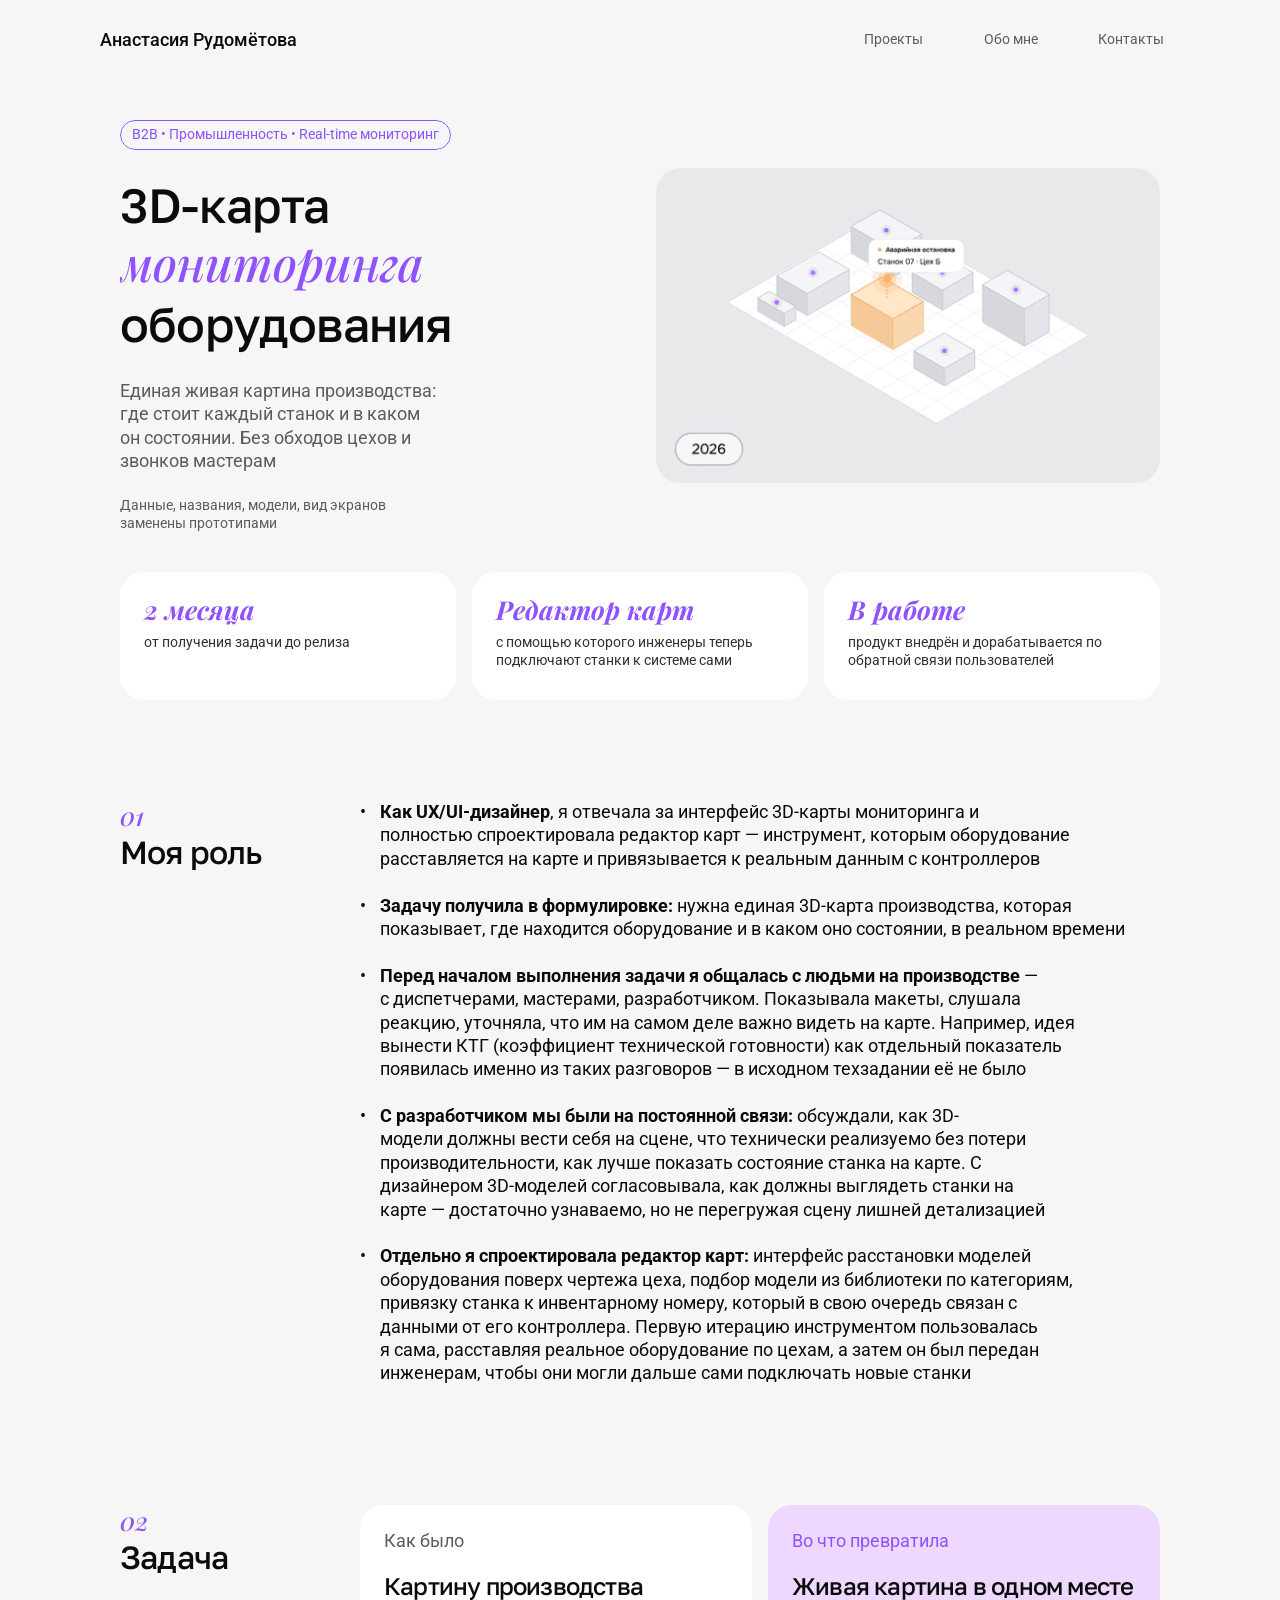
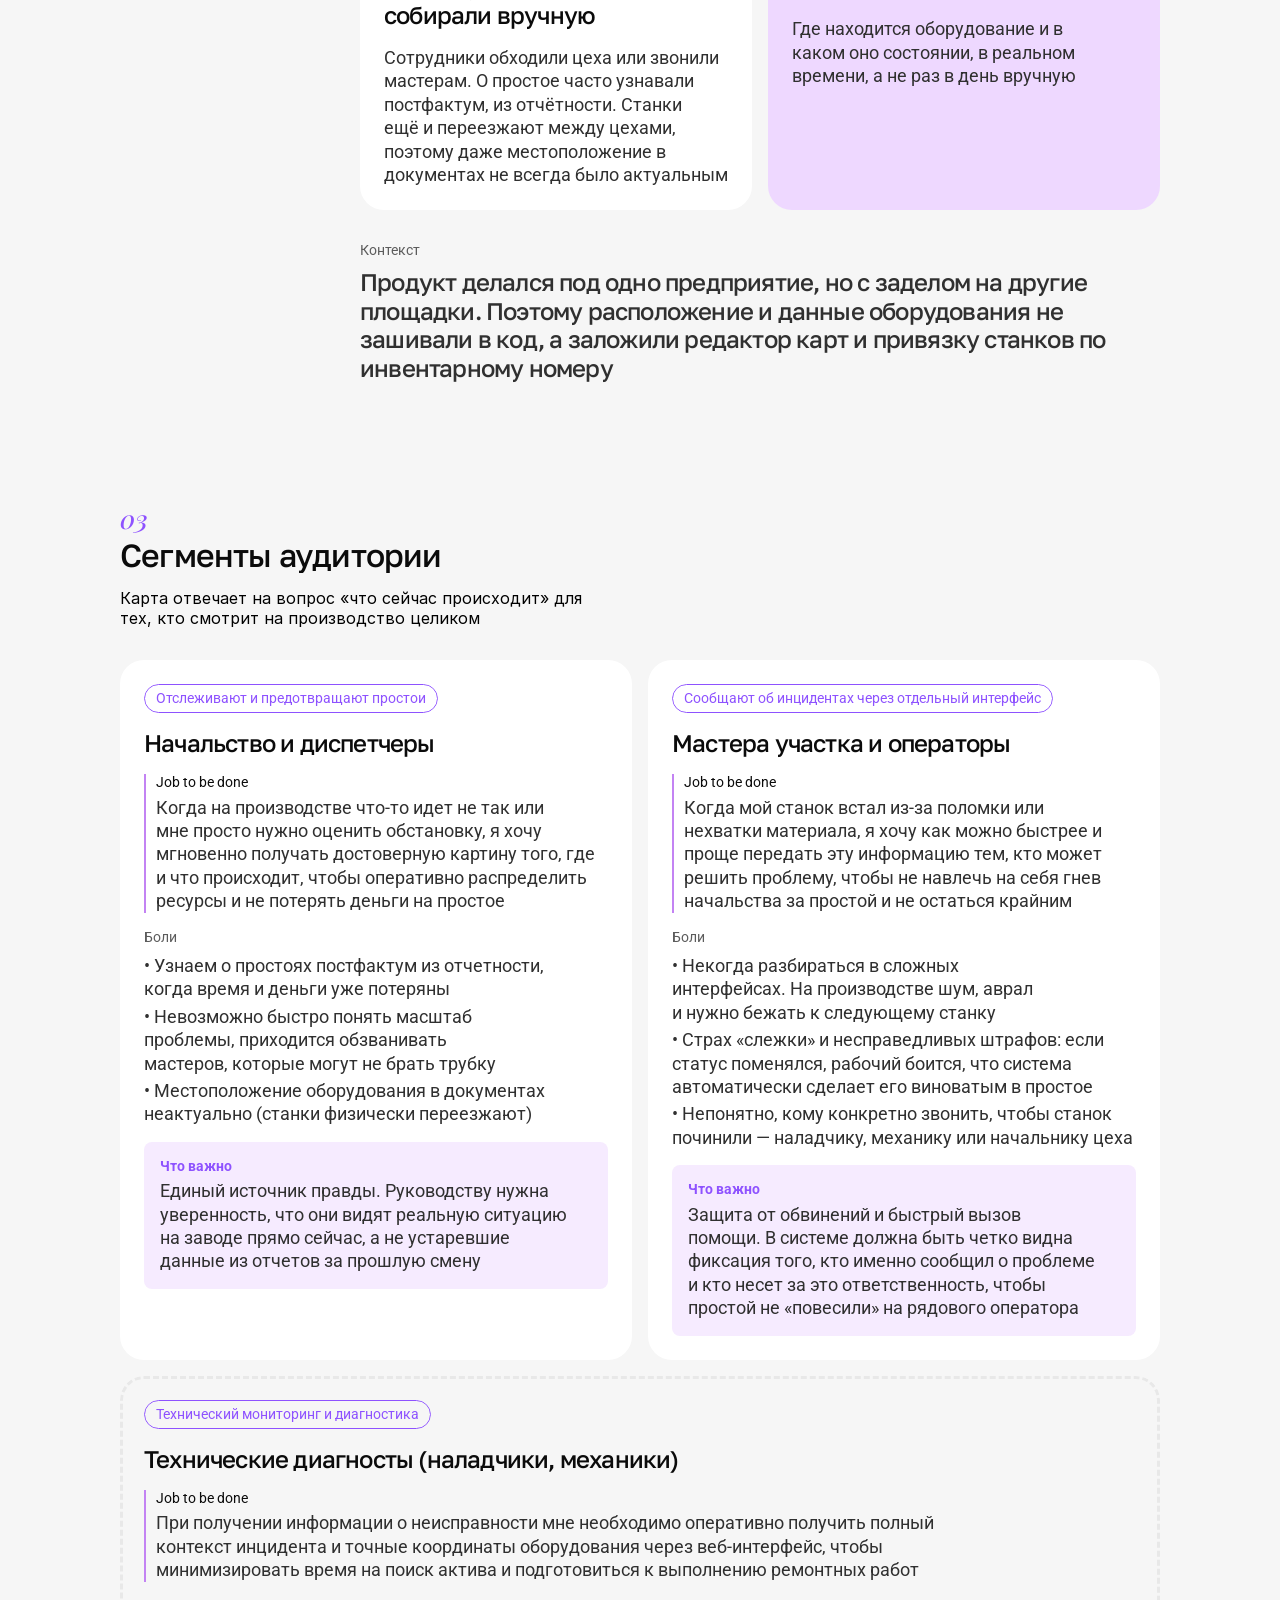
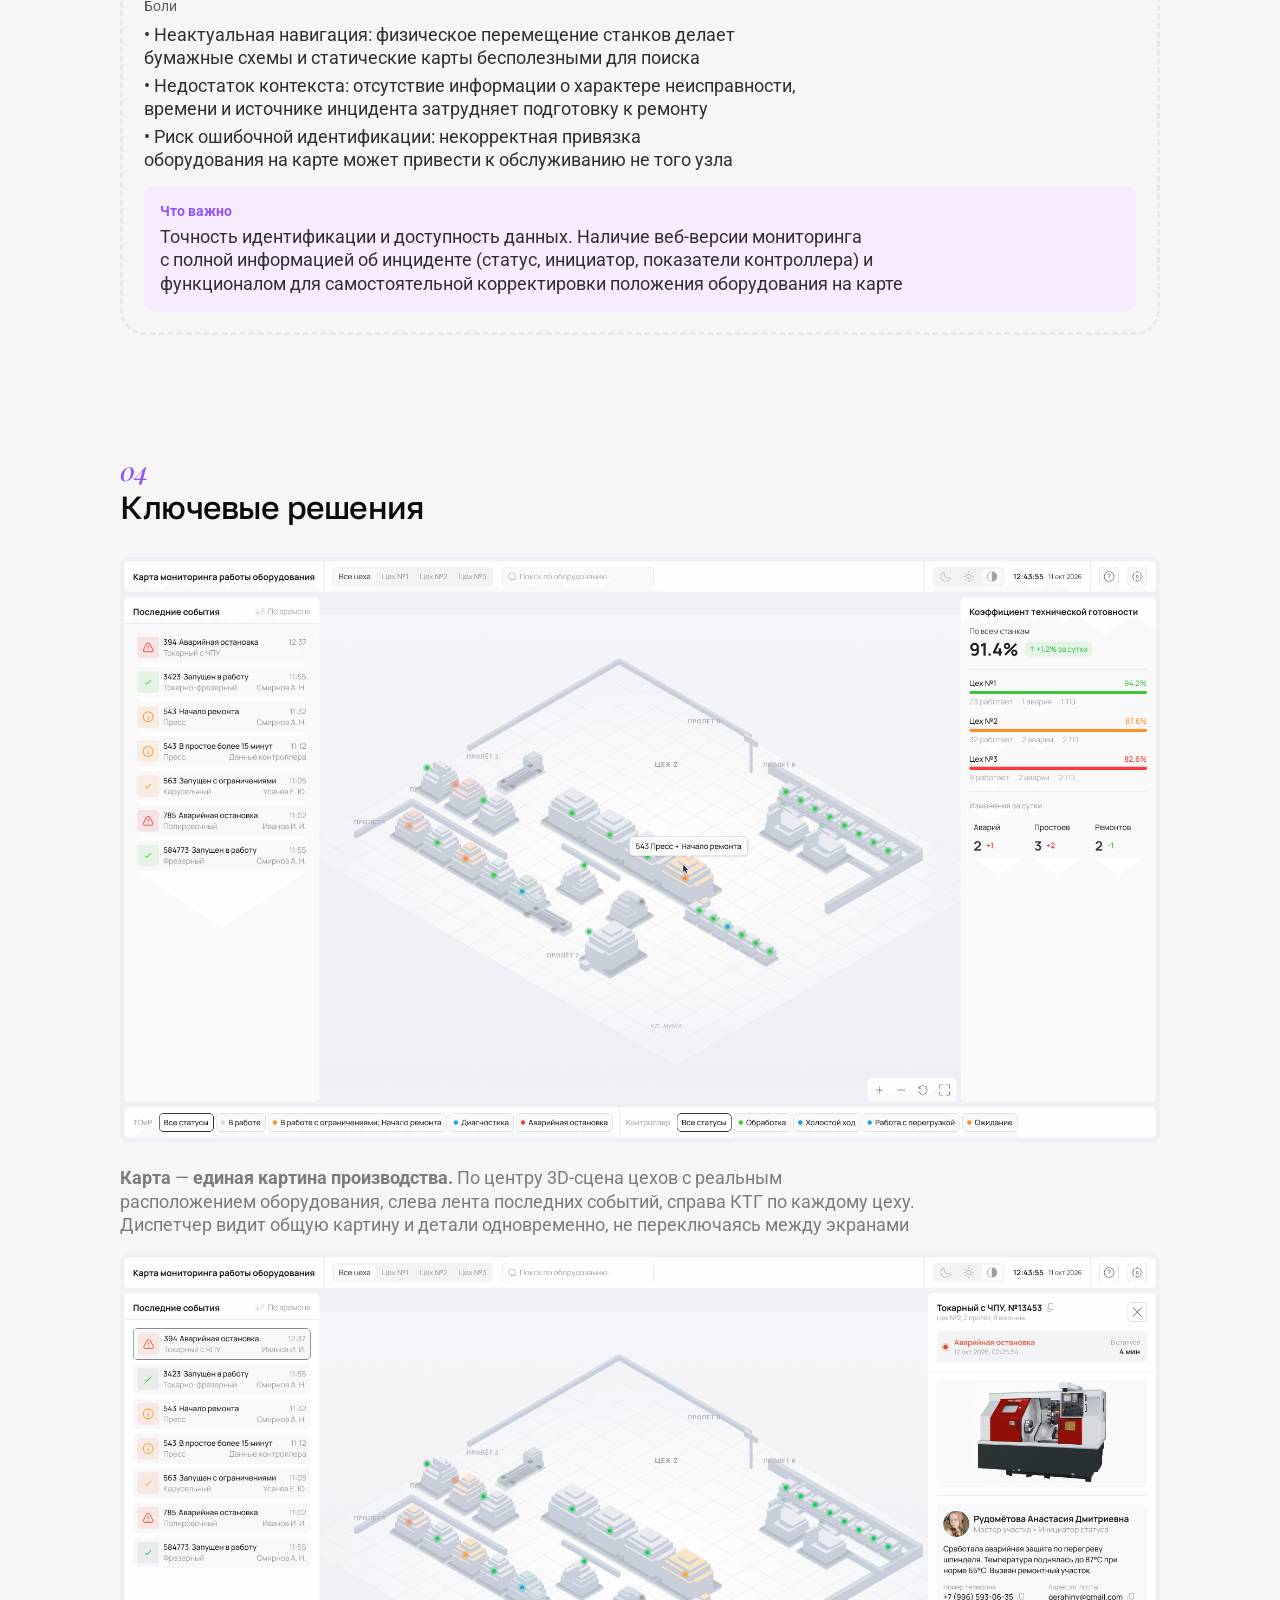
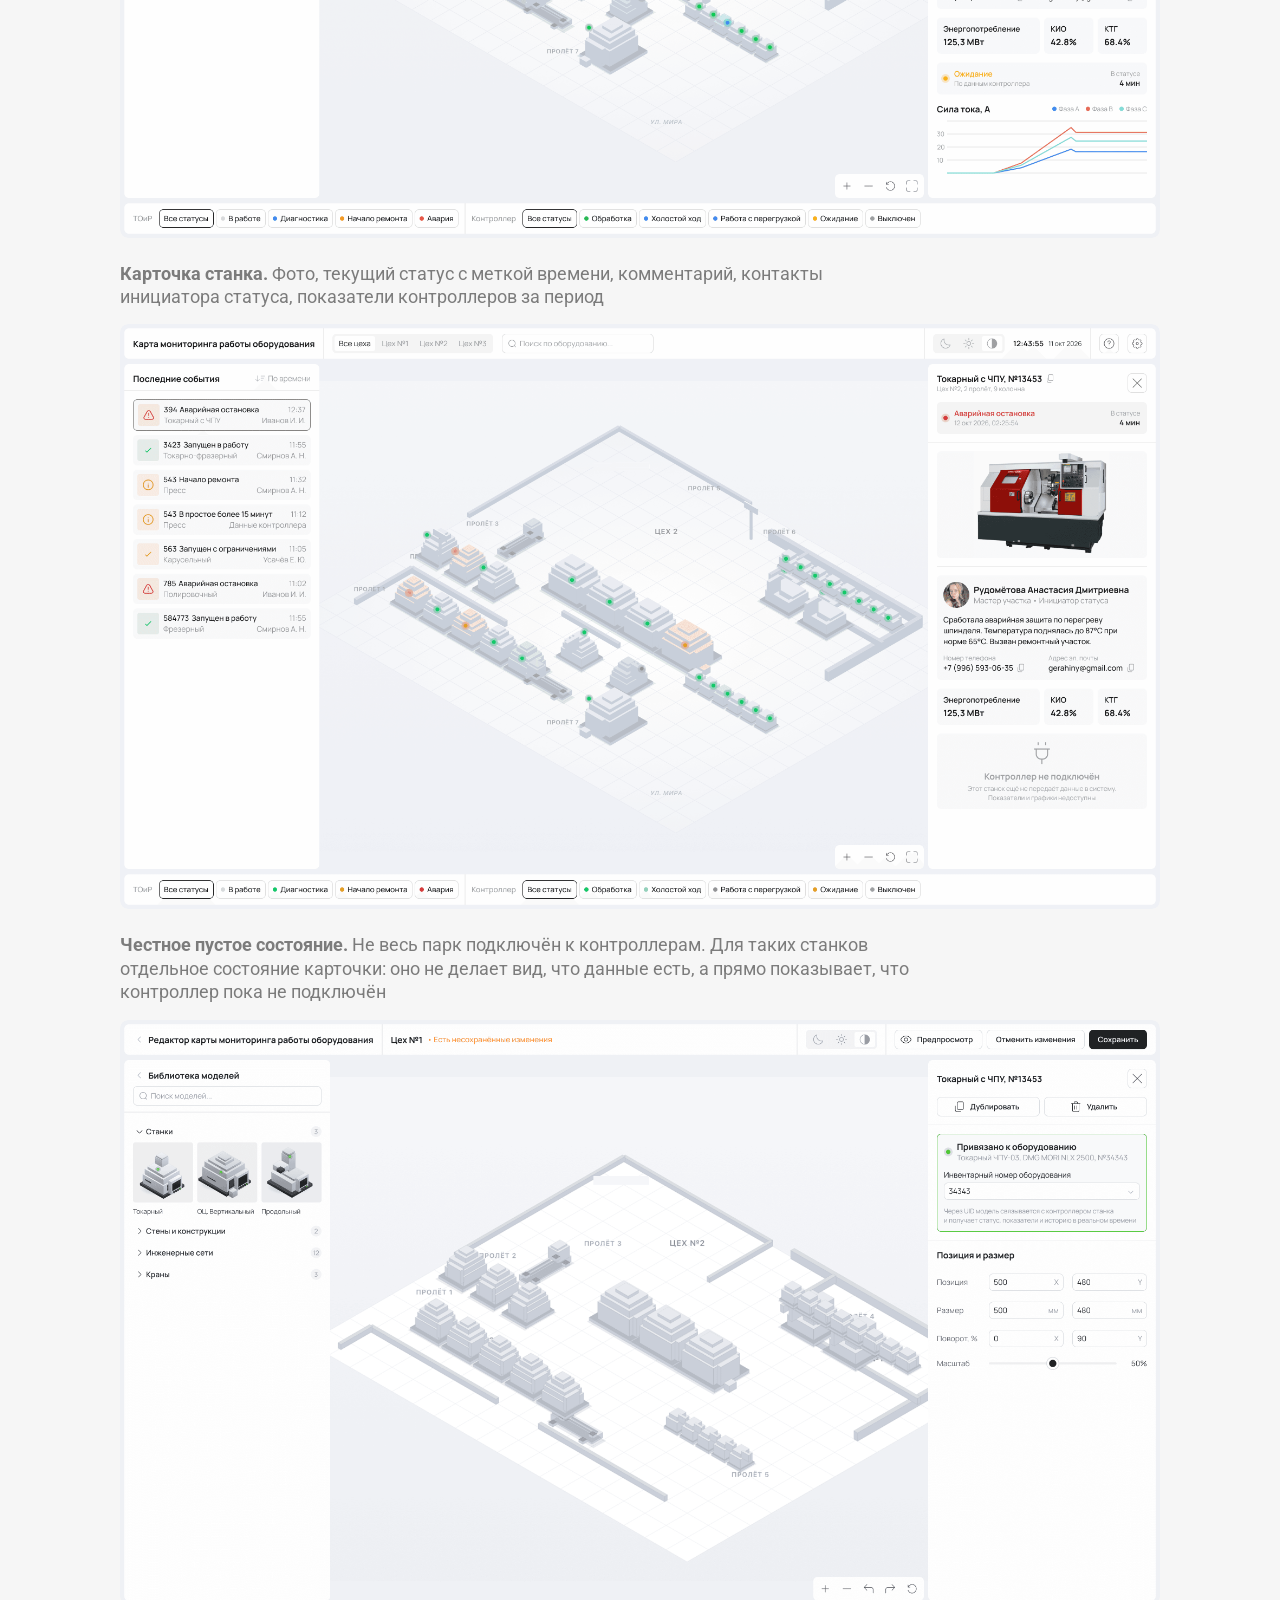
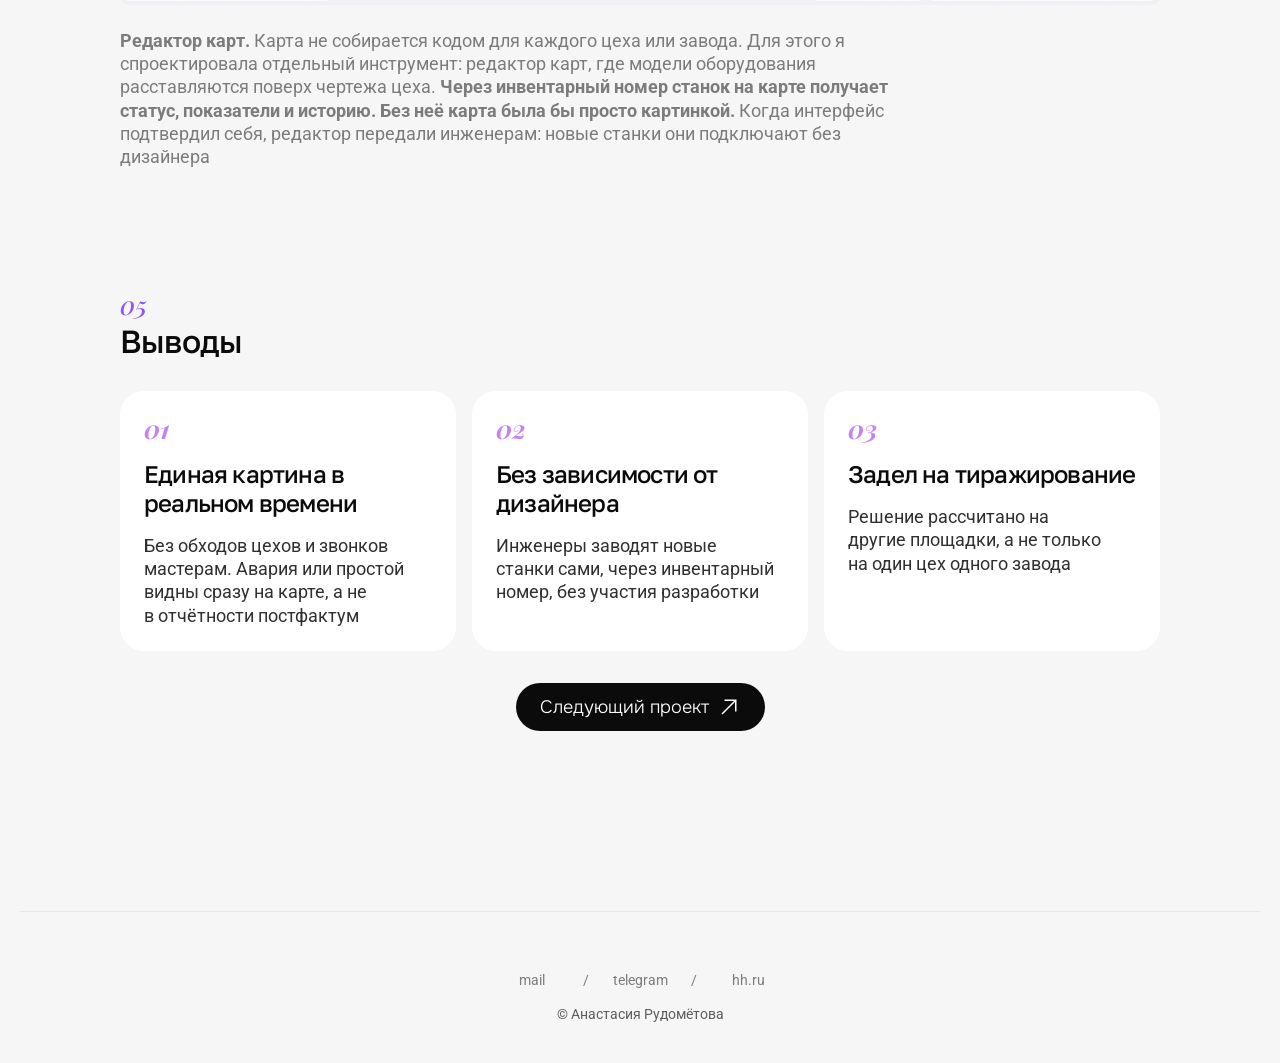
<file: 3d-map-incident-monitoring.html>
<!DOCTYPE html>


<html dir="ltr" lang="ru">
<head>
<meta charset="utf-8"/>
<!-- Yandex.Metrika counter -->
<script type="text/javascript">
    (function(m,e,t,r,i,k,a){
        m[i]=m[i]||function(){(m[i].a=m[i].a||[]).push(arguments)};
        m[i].l=1*new Date();
        for (var j = 0; j < document.scripts.length; j++) {if (document.scripts[j].src === r) { return; }}
        k=e.createElement(t),a=e.getElementsByTagName(t)[0],k.async=1,k.src=r,a.parentNode.insertBefore(k,a)
    })(window, document,'script','https://mc.yandex.ru/metrika/tag.js?id=113986711', 'ym');

    ym(113986711, 'init', {ssr:true, webvisor:true, clickmap:true, ecommerce:"dataLayer", referrer: document.referrer, url: location.href, accurateTrackBounce:true, trackLinks:true});
</script>
<!-- /Yandex.Metrika counter -->

<meta content="width=device-width" name="viewport"/>

<title>Анастасия Рудомётова | UX/UI дизайнер</title>
<meta content="Продуктовый UX/UI дизайнер с 3+ годами опыта в B2B и корпоративных системах. Проектирую сложные интерфейсы и рабочие процессы. Портфолио и кейсы" name="description"/>





<!-- Open Graph -->
<meta content="website" property="og:type"/>
<meta content="Анастасия Рудомётова | UX/UI дизайнер" property="og:title"/>
<meta content="Продуктовый UX/UI дизайнер с 3+ годами опыта в B2B и корпоративных системах. Проектирую сложные интерфейсы и рабочие процессы. Портфолио и кейсы" property="og:description"/>
<meta content="summary_large_image" name="twitter:card"/>
<meta content="Анастасия Рудомётова | UX/UI дизайнер" name="twitter:title"/>
<meta content="Продуктовый UX/UI дизайнер с 3+ годами опыта в B2B и корпоративных системах. Проектирую сложные интерфейсы и рабочие процессы. Портфолио и кейсы" name="twitter:description"/>

<style data-site-font-css="">/* cyrillic-ext */
@font-face {
  font-family: 'Onest';
  font-style: normal;
  font-weight: 300;
  font-display: swap;
  src: url(assets/fonts/google/onest-gNMZW3F-SZuj7zOT0IfSjTS16cPhqx-puBtNcWU.woff2) format('woff2');
  unicode-range: U+0460-052F, U+1C80-1C8A, U+20B4, U+2DE0-2DFF, U+A640-A69F, U+FE2E-FE2F;
}
/* cyrillic */
@font-face {
  font-family: 'Onest';
  font-style: normal;
  font-weight: 300;
  font-display: swap;
  src: url(assets/fonts/google/onest-gNMZW3F-SZuj7zOT0IfSjTS16cPhqx-psRtNcWU.woff2) format('woff2');
  unicode-range: U+0301, U+0400-045F, U+0490-0491, U+04B0-04B1, U+2116;
}
/* math */
@font-face {
  font-family: 'Onest';
  font-style: normal;
  font-weight: 300;
  font-display: swap;
  src: url(assets/fonts/google/onest-gNMZW3F-SZuj7zOT0IfSjTS16cPhqx-pyRtNcWU.woff2) format('woff2');
  unicode-range: U+0302-0303, U+0305, U+0307-0308, U+0310, U+0312, U+0315, U+031A, U+0326-0327, U+032C, U+032F-0330, U+0332-0333, U+0338, U+033A, U+0346, U+034D, U+0391-03A1, U+03A3-03A9, U+03B1-03C9, U+03D1, U+03D5-03D6, U+03F0-03F1, U+03F4-03F5, U+2016-2017, U+2034-2038, U+203C, U+2040, U+2043, U+2047, U+2050, U+2057, U+205F, U+2070-2071, U+2074-209F, U+20D0-20DC, U+20E1, U+20E5-20EF, U+2100-2112, U+2114-2115, U+2117-2121, U+2123-214F, U+2190, U+2192, U+2194-21AE, U+21B0-21E5, U+21F1-21F2, U+21F4-2211, U+2213-2214, U+2216-22FF, U+2308-230B, U+2310, U+2319, U+231C-2321, U+2336-237A, U+237C, U+2395, U+239B-23B7, U+23D0, U+23DC-23E1, U+2474-2475, U+25AF, U+25B3, U+25B7, U+25BD, U+25C1, U+25CA, U+25CC, U+25FB, U+266D-266F, U+27C0-27FF, U+2900-2AFF, U+2B0E-2B11, U+2B30-2B4C, U+2BFE, U+3030, U+FF5B, U+FF5D, U+1D400-1D7FF, U+1EE00-1EEFF;
}
/* symbols */
@font-face {
  font-family: 'Onest';
  font-style: normal;
  font-weight: 300;
  font-display: swap;
  src: url(assets/fonts/google/onest-gNMZW3F-SZuj7zOT0IfSjTS16cPhqx-p2xtNcWU.woff2) format('woff2');
  unicode-range: U+0001-000C, U+000E-001F, U+007F-009F, U+20DD-20E0, U+20E2-20E4, U+2150-218F, U+2190, U+2192, U+2194-2199, U+21AF, U+21E6-21F0, U+21F3, U+2218-2219, U+2299, U+22C4-22C6, U+2300-243F, U+2440-244A, U+2460-24FF, U+25A0-27BF, U+2800-28FF, U+2921-2922, U+2981, U+29BF, U+29EB, U+2B00-2BFF, U+4DC0-4DFF, U+FFF9-FFFB, U+10140-1018E, U+10190-1019C, U+101A0, U+101D0-101FD, U+102E0-102FB, U+10E60-10E7E, U+1D2C0-1D2D3, U+1D2E0-1D37F, U+1F000-1F0FF, U+1F100-1F1AE, U+1F1E6-1F1FF, U+1F30D-1F30F, U+1F315, U+1F31C, U+1F31E, U+1F320-1F32C, U+1F336, U+1F378, U+1F37D, U+1F382, U+1F393-1F39F, U+1F3A7-1F3A8, U+1F3AC-1F3AF, U+1F3C2, U+1F3C4-1F3C6, U+1F3CA-1F3CE, U+1F3D4-1F3E0, U+1F3ED, U+1F3F1-1F3F3, U+1F3F5-1F3F7, U+1F408, U+1F415, U+1F41F, U+1F426, U+1F43F, U+1F441-1F442, U+1F444, U+1F446-1F449, U+1F44C-1F44E, U+1F453, U+1F46A, U+1F47D, U+1F4A3, U+1F4B0, U+1F4B3, U+1F4B9, U+1F4BB, U+1F4BF, U+1F4C8-1F4CB, U+1F4D6, U+1F4DA, U+1F4DF, U+1F4E3-1F4E6, U+1F4EA-1F4ED, U+1F4F7, U+1F4F9-1F4FB, U+1F4FD-1F4FE, U+1F503, U+1F507-1F50B, U+1F50D, U+1F512-1F513, U+1F53E-1F54A, U+1F54F-1F5FA, U+1F610, U+1F650-1F67F, U+1F687, U+1F68D, U+1F691, U+1F694, U+1F698, U+1F6AD, U+1F6B2, U+1F6B9-1F6BA, U+1F6BC, U+1F6C6-1F6CF, U+1F6D3-1F6D7, U+1F6E0-1F6EA, U+1F6F0-1F6F3, U+1F6F7-1F6FC, U+1F700-1F80B, U+1F810-1F847, U+1F850-1F859, U+1F860-1F887, U+1F890-1F8AD, U+1F8B0-1F8BB, U+1F8C0-1F8C1, U+1F8D0-1F8D8, U+1F900-1F90B, U+1F93B, U+1F946, U+1F984, U+1F996, U+1F9E9, U+1FA00-1FA6F, U+1FA70-1FA7C, U+1FA80-1FAC6, U+1FAC8, U+1FACC-1FADD, U+1FADF-1FAEB, U+1FAEF-1FAFA, U+1FB00-1FBFF;
}
/* vietnamese */
@font-face {
  font-family: 'Onest';
  font-style: normal;
  font-weight: 300;
  font-display: swap;
  src: url(assets/fonts/google/onest-gNMZW3F-SZuj7zOT0IfSjTS16cPhqx-puhtNcWU.woff2) format('woff2');
  unicode-range: U+0102-0103, U+0110-0111, U+0128-0129, U+0168-0169, U+01A0-01A1, U+01AF-01B0, U+0300-0301, U+0303-0304, U+0308-0309, U+0323, U+0329, U+1EA0-1EF9, U+20AB;
}
/* latin-ext */
@font-face {
  font-family: 'Onest';
  font-style: normal;
  font-weight: 300;
  font-display: swap;
  src: url(assets/fonts/google/onest-gNMZW3F-SZuj7zOT0IfSjTS16cPhqx-puxtNcWU.woff2) format('woff2');
  unicode-range: U+0100-02BA, U+02BD-02C5, U+02C7-02CC, U+02CE-02D7, U+02DD-02FF, U+0304, U+0308, U+0329, U+1D00-1DBF, U+1E00-1E9F, U+1EF2-1EFF, U+2020, U+20A0-20AB, U+20AD-20C4, U+2113, U+2C60-2C7F, U+A720-A7FF;
}
/* latin */
@font-face {
  font-family: 'Onest';
  font-style: normal;
  font-weight: 300;
  font-display: swap;
  src: url(assets/fonts/google/onest-gNMZW3F-SZuj7zOT0IfSjTS16cPhqx-ptRtN.woff2) format('woff2');
  unicode-range: U+0000-00FF, U+0131, U+0152-0153, U+02BB-02BC, U+02C6, U+02DA, U+02DC, U+0304, U+0308, U+0329, U+2000-206F, U+20AC, U+2122, U+2191, U+2193, U+2212, U+2215, U+FEFF, U+FFFD;
}

@font-face { font-family: "Golos Text"; src: url("assets/fonts/google/golostext-q5uXsoe9Lv5t7Meb31EcOR9UdVTNs822plVRRQ5ZEr8zXcyx.woff2"); font-display: swap; font-style: normal; font-weight: 400 }
@font-face { font-family: "Playfair Display"; src: url("assets/fonts/google/playfairdisplay-nuFRD-vYSZviVYUb_rj3ij__anPXDTnCjmHKM4nYO7KN_pqTbtPK-F2rA0s.woff2"); font-display: swap; font-style: italic; font-weight: 500 }
@font-face { font-family: "Golos Text"; src: url("assets/fonts/google/golostext-q5uXsoe9Lv5t7Meb31EcOR9UdVTNs822plVjRQ5ZEr8zXcyx.woff2"); font-display: swap; font-style: normal; font-weight: 500 }
@font-face { font-family: "Playfair Display"; src: url("assets/fonts/google/playfairdisplay-nuFRD-vYSZviVYUb_rj3ij__anPXDTnCjmHKM4nYO7KN_qiTbtPK-F2rA0s.woff2"); font-display: swap; font-style: italic; font-weight: 400 }
@font-face { font-family: "Roboto"; src: url("assets/fonts/google/roboto-KFOMCnqEu92Fr1ME7kSn66aGLdTylUAMQXC89YmC2DPNWubEbWmWggvWl0Qn.woff2"); font-display: swap; font-style: normal; font-weight: 400 }
@font-face { font-family: "Roboto"; src: url("assets/fonts/google/roboto-KFOMCnqEu92Fr1ME7kSn66aGLdTylUAMQXC89YmC2DPNWuYjammWggvWl0Qn.woff2"); font-display: swap; font-style: normal; font-weight: 700 }
@font-face { font-family: "Roboto"; src: url("assets/fonts/google/roboto-KFOKCnqEu92Fr1Mu53ZEC9_Vu3r1gIhOszmOClHrs6ljXfMMLmbXiAr0klQnx24.woff2"); font-display: swap; font-style: italic; font-weight: 700 }
@font-face { font-family: "Roboto"; src: url("assets/fonts/google/roboto-KFOKCnqEu92Fr1Mu53ZEC9_Vu3r1gIhOszmOClHrs6ljXfMMLoHQiAr0klQnx24.woff2"); font-display: swap; font-style: italic; font-weight: 400 }
@font-face { font-family: "Golos Text"; src: url("assets/fonts/google/golostext-q5uXsoe9Lv5t7Meb31EcOR9UdVTNs822plW2Qg5ZEr8zXcyx.woff2"); font-display: swap; font-style: normal; font-weight: 700 }
@font-face { font-family: "Playfair Display"; src: url("assets/fonts/google/playfairdisplay-nuFRD-vYSZviVYUb_rj3ij__anPXDTnCjmHKM4nYO7KN_k-UbtPK-F2rA0s.woff2"); font-display: swap; font-style: italic; font-weight: 700 }
@font-face { font-family: "Roboto"; src: url("assets/fonts/google/roboto-KFOMCnqEu92Fr1ME7kSn66aGLdTylUAMQXC89YmC2DPNWub2bWmWggvWl0Qn.woff2"); font-display: swap; font-style: normal; font-weight: 500 }
@font-face { font-family: "Roboto"; src: url("assets/fonts/google/roboto-KFOKCnqEu92Fr1Mu53ZEC9_Vu3r1gIhOszmOClHrs6ljXfMMLl_XiAr0klQnx24.woff2"); font-display: swap; font-style: italic; font-weight: 600 }
@font-face { font-family: "Roboto"; src: url("assets/fonts/google/roboto-KFOKCnqEu92Fr1Mu53ZEC9_Vu3r1gIhOszmOClHrs6ljXfMMLrPQiAr0klQnx24.woff2"); font-display: swap; font-style: italic; font-weight: 500 }
@font-face { font-family: "Inter"; src: url("assets/fonts/05KsVHGDmqXSBXM4yRZ65P8i0s.woff2"); font-style: italic; font-weight: 900; unicode-range: U+0460-052F, U+1C80-1C88, U+20B4, U+2DE0-2DFF, U+A640-A69F, U+FE2E-FE2F }
@font-face { font-family: "Inter"; src: url("assets/fonts/ky8ovPukK4dJ1Pxq74qGhOqCYI.woff2"); font-style: italic; font-weight: 900; unicode-range: U+0301, U+0400-045F, U+0490-0491, U+04B0-04B1, U+2116 }
@font-face { font-family: "Inter"; src: url("assets/fonts/vvNSqIj42qeQ2bvCRBIWKHscrc.woff2"); font-style: italic; font-weight: 900; unicode-range: U+1F00-1FFF }
@font-face { font-family: "Inter"; src: url("assets/fonts/3ZmXbBKToJifDV9gwcifVd1tEY.woff2"); font-style: italic; font-weight: 900; unicode-range: U+0370-03FF }
@font-face { font-family: "Inter"; src: url("assets/fonts/FNfhX3dt4ChuLJq2PwdlxHO7PU.woff2"); font-style: italic; font-weight: 900; unicode-range: U+0100-024F, U+0259, U+1E00-1EFF, U+2020, U+20A0-20AB, U+20AD-20CF, U+2113, U+2C60-2C7F, U+A720-A7FF }
@font-face { font-family: "Inter"; src: url("assets/fonts/gcnfba68tfm7qAyrWRCf9r34jg.woff2"); font-style: italic; font-weight: 900; unicode-range: U+0000-00FF, U+0131, U+0152-0153, U+02BB-02BC, U+02C6, U+02DA, U+02DC, U+2000-206F, U+2070, U+2074-207E, U+2080-208E, U+20AC, U+2122, U+2191, U+2193, U+2212, U+2215, U+FEFF, U+FFFD }
@font-face { font-family: "Inter"; src: url("assets/fonts/efTfQcBJ53kM2pB1hezSZ3RDUFs.woff2"); font-style: italic; font-weight: 900; unicode-range: U+0102-0103, U+0110-0111, U+0128-0129, U+0168-0169, U+01A0-01A1, U+01AF-01B0, U+1EA0-1EF9, U+20AB }
@font-face { font-family: "Inter"; src: url("assets/fonts/H89BbHkbHDzlxZzxi8uPzTsp90.woff2"); font-display: swap; font-style: italic; font-weight: 700; unicode-range: U+0460-052F, U+1C80-1C88, U+20B4, U+2DE0-2DFF, U+A640-A69F, U+FE2E-FE2F }
@font-face { font-family: "Inter"; src: url("assets/fonts/u6gJwDuwB143kpNK1T1MDKDWkMc.woff2"); font-display: swap; font-style: italic; font-weight: 700; unicode-range: U+0301, U+0400-045F, U+0490-0491, U+04B0-04B1, U+2116 }
@font-face { font-family: "Inter"; src: url("assets/fonts/43sJ6MfOPh1LCJt46OvyDuSbA6o.woff2"); font-display: swap; font-style: italic; font-weight: 700; unicode-range: U+1F00-1FFF }
@font-face { font-family: "Inter"; src: url("assets/fonts/wccHG0r4gBDAIRhfHiOlq6oEkqw.woff2"); font-display: swap; font-style: italic; font-weight: 700; unicode-range: U+0370-03FF }
@font-face { font-family: "Inter"; src: url("assets/fonts/WZ367JPwf9bRW6LdTHN8rXgSjw.woff2"); font-display: swap; font-style: italic; font-weight: 700; unicode-range: U+0100-024F, U+0259, U+1E00-1EFF, U+2020, U+20A0-20AB, U+20AD-20CF, U+2113, U+2C60-2C7F, U+A720-A7FF }
@font-face { font-family: "Inter"; src: url("assets/fonts/ia3uin3hQWqDrVloC1zEtYHWw.woff2"); font-display: swap; font-style: italic; font-weight: 700; unicode-range: U+0000-00FF, U+0131, U+0152-0153, U+02BB-02BC, U+02C6, U+02DA, U+02DC, U+2000-206F, U+2070, U+2074-207E, U+2080-208E, U+20AC, U+2122, U+2191, U+2193, U+2212, U+2215, U+FEFF, U+FFFD }
@font-face { font-family: "Inter"; src: url("assets/fonts/2A4Xx7CngadFGlVV4xrO06OBHY.woff2"); font-display: swap; font-style: italic; font-weight: 700; unicode-range: U+0102-0103, U+0110-0111, U+0128-0129, U+0168-0169, U+01A0-01A1, U+01AF-01B0, U+1EA0-1EF9, U+20AB }
@font-face { font-family: "Inter"; src: url("assets/fonts/mkY5Sgyq51ik0AMrSBwhm9DJg.woff2"); font-style: normal; font-weight: 900; unicode-range: U+0460-052F, U+1C80-1C88, U+20B4, U+2DE0-2DFF, U+A640-A69F, U+FE2E-FE2F }
@font-face { font-family: "Inter"; src: url("assets/fonts/X5hj6qzcHUYv7h1390c8Rhm6550.woff2"); font-style: normal; font-weight: 900; unicode-range: U+0301, U+0400-045F, U+0490-0491, U+04B0-04B1, U+2116 }
@font-face { font-family: "Inter"; src: url("assets/fonts/gQhNpS3tN86g8RcVKYUUaKt2oMQ.woff2"); font-style: normal; font-weight: 900; unicode-range: U+1F00-1FFF }
@font-face { font-family: "Inter"; src: url("assets/fonts/cugnVhSraaRyANCaUtI5FV17wk.woff2"); font-style: normal; font-weight: 900; unicode-range: U+0370-03FF }
@font-face { font-family: "Inter"; src: url("assets/fonts/5HcVoGak8k5agFJSaKa4floXVu0.woff2"); font-style: normal; font-weight: 900; unicode-range: U+0100-024F, U+0259, U+1E00-1EFF, U+2020, U+20A0-20AB, U+20AD-20CF, U+2113, U+2C60-2C7F, U+A720-A7FF }
@font-face { font-family: "Inter"; src: url("assets/fonts/rZ5DdENNqIdFTIyQQiP5isO7M.woff2"); font-style: normal; font-weight: 900; unicode-range: U+0000-00FF, U+0131, U+0152-0153, U+02BB-02BC, U+02C6, U+02DA, U+02DC, U+2000-206F, U+2070, U+2074-207E, U+2080-208E, U+20AC, U+2122, U+2191, U+2193, U+2212, U+2215, U+FEFF, U+FFFD }
@font-face { font-family: "Inter"; src: url("assets/fonts/P2Bw01CtL0b9wqygO0sSVogWbo.woff2"); font-style: normal; font-weight: 900; unicode-range: U+0102-0103, U+0110-0111, U+0128-0129, U+0168-0169, U+01A0-01A1, U+01AF-01B0, U+1EA0-1EF9, U+20AB }
@font-face { font-family: "Montserrat"; src: url("assets/fonts/DI2GHUWG3WKRXISSCTNDMTWKWZC25UIW.woff2"); font-display: swap; font-style: normal; font-weight: 400 }
@font-face { font-family: "Inter"; src: url("assets/fonts/5vvr9Vy74if2I6bQbJvbw7SY1pQ.woff2"); font-display: swap; font-style: normal; font-weight: 400; unicode-range: U+0460-052F, U+1C80-1C88, U+20B4, U+2DE0-2DFF, U+A640-A69F, U+FE2E-FE2F }
@font-face { font-family: "Inter"; src: url("assets/fonts/EOr0mi4hNtlgWNn9if640EZzXCo.woff2"); font-display: swap; font-style: normal; font-weight: 400; unicode-range: U+0301, U+0400-045F, U+0490-0491, U+04B0-04B1, U+2116 }
@font-face { font-family: "Inter"; src: url("assets/fonts/Y9k9QrlZAqio88Klkmbd8VoMQc.woff2"); font-display: swap; font-style: normal; font-weight: 400; unicode-range: U+1F00-1FFF }
@font-face { font-family: "Inter"; src: url("assets/fonts/OYrD2tBIBPvoJXiIHnLoOXnY9M.woff2"); font-display: swap; font-style: normal; font-weight: 400; unicode-range: U+0370-03FF }
@font-face { font-family: "Inter"; src: url("assets/fonts/JeYwfuaPfZHQhEG8U5gtPDZ7WQ.woff2"); font-display: swap; font-style: normal; font-weight: 400; unicode-range: U+0100-024F, U+0259, U+1E00-1EFF, U+2020, U+20A0-20AB, U+20AD-20CF, U+2113, U+2C60-2C7F, U+A720-A7FF }
@font-face { font-family: "Inter"; src: url("assets/fonts/GrgcKwrN6d3Uz8EwcLHZxwEfC4.woff2"); font-display: swap; font-style: normal; font-weight: 400; unicode-range: U+0000-00FF, U+0131, U+0152-0153, U+02BB-02BC, U+02C6, U+02DA, U+02DC, U+2000-206F, U+2070, U+2074-207E, U+2080-208E, U+20AC, U+2122, U+2191, U+2193, U+2212, U+2215, U+FEFF, U+FFFD }
@font-face { font-family: "Inter"; src: url("assets/fonts/b6Y37FthZeALduNqHicBT6FutY.woff2"); font-display: swap; font-style: normal; font-weight: 400; unicode-range: U+0102-0103, U+0110-0111, U+0128-0129, U+0168-0169, U+01A0-01A1, U+01AF-01B0, U+1EA0-1EF9, U+20AB }
@font-face { font-family: "Inter"; src: url("assets/fonts/DpPBYI0sL4fYLgAkX8KXOPVt7c.woff2"); font-display: swap; font-style: normal; font-weight: 700; unicode-range: U+0460-052F, U+1C80-1C88, U+20B4, U+2DE0-2DFF, U+A640-A69F, U+FE2E-FE2F }
@font-face { font-family: "Inter"; src: url("assets/fonts/4RAEQdEOrcnDkhHiiCbJOw92Lk.woff2"); font-display: swap; font-style: normal; font-weight: 700; unicode-range: U+0301, U+0400-045F, U+0490-0491, U+04B0-04B1, U+2116 }
@font-face { font-family: "Inter"; src: url("assets/fonts/1K3W8DizY3v4emK8Mb08YHxTbs.woff2"); font-display: swap; font-style: normal; font-weight: 700; unicode-range: U+1F00-1FFF }
@font-face { font-family: "Inter"; src: url("assets/fonts/tUSCtfYVM1I1IchuyCwz9gDdQ.woff2"); font-display: swap; font-style: normal; font-weight: 700; unicode-range: U+0370-03FF }
@font-face { font-family: "Inter"; src: url("assets/fonts/VgYFWiwsAC5OYxAycRXXvhze58.woff2"); font-display: swap; font-style: normal; font-weight: 700; unicode-range: U+0100-024F, U+0259, U+1E00-1EFF, U+2020, U+20A0-20AB, U+20AD-20CF, U+2113, U+2C60-2C7F, U+A720-A7FF }
@font-face { font-family: "Inter"; src: url("assets/fonts/syRNPWzAMIrcJ3wIlPIP43KjQs.woff2"); font-display: swap; font-style: normal; font-weight: 700; unicode-range: U+0000-00FF, U+0131, U+0152-0153, U+02BB-02BC, U+02C6, U+02DA, U+02DC, U+2000-206F, U+2070, U+2074-207E, U+2080-208E, U+20AC, U+2122, U+2191, U+2193, U+2212, U+2215, U+FEFF, U+FFFD }
@font-face { font-family: "Inter"; src: url("assets/fonts/GIryZETIX4IFypco5pYZONKhJIo.woff2"); font-display: swap; font-style: normal; font-weight: 700; unicode-range: U+0102-0103, U+0110-0111, U+0128-0129, U+0168-0169, U+01A0-01A1, U+01AF-01B0, U+1EA0-1EF9, U+20AB }
@font-face { font-family: "Onest Placeholder"; src: local("Arial"); ascent-override: 91.42%; descent-override: 28.75%; line-gap-override: 0.00%; size-adjust: 106.10% }
@font-face { font-family: "Golos Text Placeholder"; src: local("Arial"); ascent-override: 90.05%; descent-override: 20.21%; line-gap-override: 0.00%; size-adjust: 108.83% }
@font-face { font-family: "Playfair Display Placeholder"; src: local("Times New Roman"); ascent-override: 97.38%; descent-override: 22.59%; line-gap-override: 0.00%; size-adjust: 111.11% }
@font-face { font-family: "Roboto Placeholder"; src: local("Arial"); ascent-override: 92.43%; descent-override: 24.32%; line-gap-override: 0.00%; size-adjust: 100.37% }
@font-face { font-family: "Inter Placeholder"; src: local("Arial"); ascent-override: 89.79%; descent-override: 22.36%; line-gap-override: 0.00%; size-adjust: 107.89% }
@font-face { font-family: "Montserrat Placeholder"; src: local("Arial"); ascent-override: 84.95%; descent-override: 22.03%; line-gap-override: 0.00%; size-adjust: 113.95% }</style>


<!-- Initialize gtag before head-end custom code can call it. -->
<script>
	  window.dataLayer = window.dataLayer || [];
	  function gtag(){window.dataLayer.push(arguments);}
	  gtag('js', new Date());
	  gtag('config', 'G-B1NQM0LFKT');
	</script>
<meta content="max-image-preview:large" name="robots"/><style data-site-breakpoint-css="">@media(min-width: 1440px){.hidden-130nw8t{display:none!important}}@media(min-width: 1200px) and (max-width: 1439.98px){.hidden-zsbk3p{display:none!important}}@media(min-width: 810px) and (max-width: 1199.98px){.hidden-xx6iy0{display:none!important}}@media(max-width: 809.98px){.hidden-1xh9mdn{display:none!important}}@media(min-width: 1440px){.hidden-1xy0toq{display:none!important}}@media(min-width: 1200px) and (max-width: 1439.98px){.hidden-152glpt{display:none!important}}@media(min-width: 810px) and (max-width: 1199.98px){.hidden-1mdj16h{display:none!important}}@media(max-width: 809.98px){.hidden-71cz7w{display:none!important}}</style><style data-site-components="site-lib-cursors-host site-2I9Iv PropertyOverrides site-d1bxR site-lib-combinedCSSRules site-xv9gG site-O4AFV site-wYYt9 site-BKcOv site-E4Mml site-DRJ1o site-8s2c9 site-svRbB site-LRD21 site-UT5PH" data-site-css-ssr-minified="">html,body,#main{box-sizing:border-box;margin:0;padding:0}:root{-webkit-font-smoothing:antialiased;-moz-osx-font-smoothing:grayscale}*{box-sizing:border-box;-webkit-font-smoothing:inherit}h1,h2,h3,h4,h5,h6,p,figure{margin:0}body,input,textarea,select,button{font-family:sans-serif;font-size:12px}body{--token-597da178-2e77-4bea-8eb7-f12f5010f083:#c383f3;--token-c40000ae-904f-4928-80cb-4b854d70c0b4:#000;--token-2b9e9f96-0c35-4795-b915-59e721620b20:#7c7c7c;--token-028a1df2-9373-4cb0-8cc7-a6b1512a0cab:#f6f6f6;--token-790325e6-a4e0-4195-a182-d715595749b3:#00aaff80;--token-8d589923-b843-4a88-886d-50bf1e3f9a40:#0b0b0b;--token-21c2ef3c-f6a4-4ada-af40-ed071854e915:#e8e8e8;--token-c6d9d641-5b9c-4baf-85bf-3ecf83f1b8ed:#fff;--token-31bf6bfa-a083-41c5-b025-2cdc040f92d8:#f6f6f6;--token-a91b8625-a397-4ffa-aebf-00fd1ff18ca9:#fff;--token-fa39f602-c1df-41e0-abf1-78c1c63a645f:#5c5c5c;--token-f6d4c585-ff89-4182-b607-9d5da8c1ebc4:#fff;--token-aff6908e-9a16-4456-928d-df3b4ad1fc61:#eed8ff;--token-4059a8c3-0701-4ba5-9dab-781874a53501:#e1b8ff;--token-95384be9-283e-48f3-8c7a-61d7069ebf1c:#8e52ff;--token-ddbab71c-331e-414f-ba86-1d262e729217:#000;--token-4caef65f-d325-4cd6-9353-617bd3de467a:#ebebeb;--token-342ee82f-0eae-4ad0-a3f2-7aa809c93e85:#c383f3;--token-bfe0ac6f-e097-48f7-a2bd-ebc6d586f42a:#0006;--token-99e9f4a8-a01c-4d09-ad21-032d659b5108:#303030}@media (prefers-color-scheme:dark){body{--token-a91b8625-a397-4ffa-aebf-00fd1ff18ca9:#121212;--token-f6d4c585-ff89-4182-b607-9d5da8c1ebc4:#000}}@supports (z-index:calc(infinity)){#__site-badge-container{--infinity:infinity}}#__site-badge-container{pointer-events:none;width:100%;z-index:calc(var(--infinity,2147480000));justify-content:flex-end;padding:20px;display:flex;position:fixed;bottom:0}@supports (background:-webkit-named-image(i)) and (not (grid-template-rows:subgrid)){body{--site-will-change-override:transform}}@supports (background:-webkit-named-image(i)) and (not (position-area:top right)){body{--site-will-change-filter-override:filter}}[data-site-component-type=Text] div div span,[data-site-component-type=Text] a div span,[data-site-component-type=Text] span span span,[data-site-component-type=Text] p span span,[data-site-component-type=Text] h1 span span,[data-site-component-type=Text] h2 span span,[data-site-component-type=Text] h3 span span,[data-site-component-type=Text] h4 span span,[data-site-component-type=Text] h5 span span,[data-site-component-type=Text] h6 span span,[data-site-component-type=Text] a{font-family:var(--font-family);font-style:var(--font-style);font-weight:min(calc(var(--site-font-weight-increase,0) + var(--font-weight,400)), 900);color:var(--text-color);letter-spacing:var(--letter-spacing);font-size:var(--font-size);text-transform:var(--text-transform);--text-decoration:var(--site-text-decoration-style,solid) var(--site-text-decoration,none) var(--site-text-decoration-color,currentcolor) var(--site-text-decoration-thickness,auto);--text-decoration-skip-ink:var(--site-text-decoration-skip-ink);--text-underline-offset:var(--site-text-decoration-offset);line-height:var(--line-height);--font-family:var(--site-font-family);--font-style:var(--site-font-style);--font-weight:var(--site-font-weight);--text-color:var(--site-text-color);--letter-spacing:var(--site-letter-spacing);--font-size:var(--site-font-size);--text-transform:var(--site-text-transform);--line-height:var(--site-line-height)}@supports not (color:color(display-p3 1 1 1)){p.site-text,div.site-text,h1.site-text,h2.site-text,h3.site-text,h4.site-text,h5.site-text,h6.site-text,li.site-text,ol.site-text,ul.site-text,span.site-text:not([data-text-fill]){color:var(--site-blockquote-text-color-rgb,var(--site-blockquote-text-color,var(--site-text-color-rgb,var(--site-text-color,#000))));-webkit-text-stroke-color:var(--site-text-stroke-color-rgb,var(--site-text-stroke-color,initial))}mark.site-text{background-color:var(--site-blockquote-text-background-color-rgb,var(--site-blockquote-text-background-color,var(--site-text-background-color-rgb,var(--site-text-background-color,initial))))}}@supports not (color:color(display-p3 1 1 1)){code.site-text,code.site-text span.site-text:not([data-text-fill]){color:var(--site-blockquote-text-color-rgb,var(--site-blockquote-text-color,var(--site-code-text-color-rgb,var(--site-code-text-color,var(--site-text-color-rgb,var(--site-text-color,#000))))))}}@supports not (color:color(display-p3 1 1 1)){a.site-text,span.site-text[data-nested-link]{color:var(--site-link-text-color-rgb,var(--site-link-text-color,var(--site-blockquote-text-color-rgb,var(--site-blockquote-text-color,var(--site-text-color-rgb,var(--site-text-color,#000))))));background-color:var(--site-link-text-background-color-rgb,var(--site-link-text-background-color,initial));-webkit-text-decoration-color:var(--site-link-text-decoration-color-rgb,var(--site-link-text-decoration-color,var(--site-text-decoration-color-rgb,var(--site-text-decoration-color,currentcolor))));text-decoration-color:var(--site-link-text-decoration-color-rgb,var(--site-link-text-decoration-color,var(--site-text-decoration-color-rgb,var(--site-text-decoration-color,currentcolor))))}}@supports not (color:color(display-p3 1 1 1)){code.site-text a.site-text,code.site-text a.site-text span.site-text:not([data-text-fill]),code.site-text span.site-text[data-nested-link],code.site-text span.site-text[data-nested-link] span.site-text:not([data-text-fill]){color:var(--site-link-text-color-rgb,var(--site-link-text-color,var(--site-blockquote-text-color-rgb,var(--site-blockquote-text-color,var(--site-code-text-color-rgb,var(--site-code-text-color,var(--site-text-color-rgb,var(--site-text-color,#000))))))))}}@supports not (color:color(display-p3 1 1 1)){a.site-text:hover,span.site-text[data-nested-link]:hover{color:var(--site-link-hover-text-color-rgb,var(--site-link-hover-text-color,var(--site-link-text-color-rgb,var(--site-link-text-color,var(--site-blockquote-text-color-rgb,var(--site-blockquote-text-color,var(--site-text-color-rgb,var(--site-text-color,#000))))))));background-color:var(--site-link-hover-text-background-color-rgb,var(--site-link-hover-text-background-color,var(--site-link-text-background-color-rgb,var(--site-link-text-background-color,var(--site-text-background-color-rgb,var(--site-text-background-color,initial))))));-webkit-text-decoration-color:var(--site-link-hover-text-decoration-color-rgb,var(--site-link-hover-text-decoration-color,var(--site-link-text-decoration-color-rgb,var(--site-link-text-decoration-color,var(--site-text-decoration-color-rgb,var(--site-text-decoration-color,currentcolor))))));text-decoration-color:var(--site-link-hover-text-decoration-color-rgb,var(--site-link-hover-text-decoration-color,var(--site-link-text-decoration-color-rgb,var(--site-link-text-decoration-color,var(--site-text-decoration-color-rgb,var(--site-text-decoration-color,currentcolor))))))}}@supports not (color:color(display-p3 1 1 1)){code.site-text a.site-text:hover,code.site-text span.site-text[data-nested-link]:hover{color:var(--site-link-hover-text-color-rgb,var(--site-link-hover-text-color,var(--site-link-text-color-rgb,var(--site-link-text-color,var(--site-blockquote-text-color-rgb,var(--site-blockquote-text-color,var(--site-code-text-color-rgb,var(--site-code-text-color,var(--site-text-color-rgb,var(--site-text-color,#000))))))))))}}@supports not (color:color(display-p3 1 1 1)){a.site-text[data-site-page-link-current],span.site-text[data-site-page-link-current]{color:var(--site-link-current-text-color-rgb,var(--site-link-current-text-color,var(--site-link-text-color-rgb,var(--site-link-text-color,var(--site-text-color-rgb,var(--site-text-color,#000))))));background-color:var(--site-link-current-text-background-color-rgb,var(--site-link-current-text-background-color,var(--site-link-text-background-color-rgb,var(--site-link-text-background-color,var(--site-text-background-color-rgb,var(--site-text-background-color,initial))))));-webkit-text-decoration-color:var(--site-link-current-text-decoration-color-rgb,var(--site-link-current-text-decoration-color,var(--site-link-text-decoration-color-rgb,var(--site-link-text-decoration-color,var(--site-text-decoration-color-rgb,var(--site-text-decoration-color,currentcolor))))));text-decoration-color:var(--site-link-current-text-decoration-color-rgb,var(--site-link-current-text-decoration-color,var(--site-link-text-decoration-color-rgb,var(--site-link-text-decoration-color,var(--site-text-decoration-color-rgb,var(--site-text-decoration-color,currentcolor))))))}}@supports not (color:color(display-p3 1 1 1)){code.site-text a.site-text[data-site-page-link-current],code.site-text a.site-text[data-site-page-link-current] span.site-text:not([data-text-fill]),code.site-text span.site-text[data-site-page-link-current],code.site-text span.site-text[data-site-page-link-current] span.site-text:not([data-text-fill]){color:var(--site-link-current-text-color-rgb,var(--site-link-current-text-color,var(--site-link-text-color-rgb,var(--site-link-text-color,var(--site-code-text-color-rgb,var(--site-code-text-color,var(--site-text-color-rgb,var(--site-text-color,#000))))))));background-color:var(--site-link-current-text-background-color-rgb,var(--site-link-current-text-background-color,var(--site-link-text-background-color-rgb,var(--site-link-text-background-color,var(--site-text-background-color-rgb,var(--site-text-background-color,initial))))))}}@supports not (color:color(display-p3 1 1 1)){a.site-text[data-site-page-link-current]:hover,span.site-text[data-site-page-link-current]:hover{color:var(--site-link-hover-text-color-rgb,var(--site-link-hover-text-color,var(--site-link-current-text-color-rgb,var(--site-link-current-text-color,var(--site-link-text-color-rgb,var(--site-link-text-color,var(--site-code-text-color-rgb,var(--site-code-text-color,var(--site-text-color-rgb,var(--site-text-color,#000))))))))));background-color:var(--site-link-hover-text-background-color-rgb,var(--site-link-hover-text-background-color,var(--site-link-current-text-background-color-rgb,var(--site-link-current-text-background-color,var(--site-link-text-background-color-rgb,var(--site-link-text-background-color,initial))))));-webkit-text-decoration-color:var(--site-link-hover-text-decoration-color-rgb,var(--site-link-hover-text-decoration-color,var(--site-link-current-text-decoration-color-rgb,var(--site-link-current-text-decoration-color,var(--site-link-text-decoration-color-rgb,var(--site-link-text-decoration-color,var(--site-text-decoration-color-rgb,var(--site-text-decoration-color,currentcolor))))))));text-decoration-color:var(--site-link-hover-text-decoration-color-rgb,var(--site-link-hover-text-decoration-color,var(--site-link-current-text-decoration-color-rgb,var(--site-link-current-text-decoration-color,var(--site-link-text-decoration-color-rgb,var(--site-link-text-decoration-color,var(--site-text-decoration-color-rgb,var(--site-text-decoration-color,currentcolor))))))))}}@supports not (color:color(display-p3 1 1 1)){code.site-text a.site-text[data-site-page-link-current]:hover,code.site-text a.site-text[data-site-page-link-current]:hover span.site-text:not([data-text-fill]),code.site-text span.site-text[data-site-page-link-current]:hover,code.site-text span.site-text[data-site-page-link-current]:hover span.site-text:not([data-text-fill]){color:var(--site-link-hover-text-color-rgb,var(--site-link-hover-text-color,var(--site-link-current-text-color-rgb,var(--site-link-current-text-color,var(--site-link-text-color-rgb,var(--site-link-text-color,var(--site-code-text-color-rgb,var(--site-code-text-color,var(--site-text-color-rgb,var(--site-text-color,#000))))))))));background-color:var(--site-link-hover-text-background-color-rgb,var(--site-link-hover-text-background-color,var(--site-link-current-text-background-color-rgb,var(--site-link-current-text-background-color,var(--site-link-text-background-color-rgb,var(--site-link-text-background-color,initial))))))}}[data-site-component-type=Stack]:not([data-site-generated])>*,[data-site-component-type=Stack]:not([data-site-generated])>[data-site-component-type],NavigationContainer [data-site-component-type=NavigationContainer]>*,[data-site-component-type=NavigationContainer]>[data-site-component-type]{position:relative}@supports not (overflow:clip){:root{--overflow-clip-fallback:hidden}}@supports (background:-webkit-named-image(i)) and (not (contain-intrinsic-size:inherit)){div.site-text,p.site-text,h1.site-text,h2.site-text,h3.site-text,h4.site-text,h5.site-text,h6.site-text,ol.site-text,ul.site-text,li.site-text,blockquote.site-text,.site-text.site-image{display:var(--text-truncation-display-inline-for-safari-16,revert)}div.site-text:after,p.site-text:after,h1.site-text:after,h2.site-text:after,h3.site-text:after,h4.site-text:after,h5.site-text:after,h6.site-text:after,ol.site-text:after,ul.site-text:after,li.site-text:after,blockquote.site-text:after,.site-text.site-image:after{content:var(--text-truncation-line-break-for-safari-16);white-space:pre}.site-text.site-text-module,.site-text.site-table-wrapper{display:var(--text-truncation-display-none-for-safari-16,revert)}p.site-text[data-text-fill]{display:var(--text-truncation-display-inline-for-safari-16,inline-block)}}@supports (corner-shape:superellipse(2)){:root{--one-if-corner-shape-supported:1}}.site-cursor-none,.site-cursor-none *{cursor:none!important}.site-pointer-events-none,.site-pointer-events-none *{pointer-events:none!important}.site-2I9Iv.site-34n5a4,.site-2I9Iv .site-34n5a4{display:block}.site-2I9Iv.site-1xy0toq{background-color:var(--token-028a1df2-9373-4cb0-8cc7-a6b1512a0cab,#f6f6f6);height:min-content;overflow:var(--overflow-clip-fallback,clip);flex-flow:column;place-content:center flex-start;align-items:center;gap:0;width:100%;padding:0;display:flex;position:relative}.site-2I9Iv .site-1lwwkeh-container{z-index:5;flex:none;order:-1000;width:100%;height:80px;position:sticky;top:0}.site-2I9Iv .site-1xf7zzi{margin:0;background:0 0;flex-grow:1;width:0;height:0;margin-bottom:0;position:relative}.site-2I9Iv .site-hewisq-container{flex:none;order:1002;width:100%;height:auto;position:relative}[data-layout-template=true]>#overlay{margin-bottom:0}@media (max-width:809.98px){.site-2I9Iv .site-1lwwkeh-container{height:auto}}.ssr-variant{display:contents}.site-d1bxR.site-gsyv0j,.site-d1bxR .site-gsyv0j{display:block}.site-d1bxR.site-1szppxb{height:min-content;overflow:var(--overflow-clip-fallback,clip);flex-flow:row;place-content:center flex-start;align-items:center;gap:24px;width:1440px;padding:16px 100px;display:flex;position:relative}.site-d1bxR .site-1pyq3at{flex-flow:column;flex:1 0 0;place-content:center;align-items:center;gap:10px;width:1px;height:min-content;padding:0;display:flex;position:relative;overflow:visible}.site-d1bxR .site-1i1yfd3{--site-text-wrap-override:none;flex:none;width:100%;height:auto;position:relative}.site-d1bxR .site-hxk6a0{height:44px;overflow:var(--overflow-clip-fallback,clip);flex-flow:row;flex:none;place-content:center;align-items:center;gap:8px;width:min-content;padding:16px;display:flex;position:relative}.site-d1bxR .site-1frvsfp,.site-d1bxR .site-dxfufi,.site-d1bxR .site-cwbpfn,.site-d1bxR .site-uf0llp{white-space:pre;flex:none;width:auto;height:auto;position:relative}.site-d1bxR .site-svivnv{flex:none;width:16px;height:auto;position:relative}.site-d1bxR .site-y4q7z5{flex-flow:row;flex:none;place-content:center;align-items:center;gap:24px;width:min-content;height:min-content;padding:0;display:flex;position:relative;overflow:visible}.site-d1bxR .site-1o33ky3,.site-d1bxR .site-scwv1f{height:48px;overflow:var(--overflow-clip-fallback,clip);flex-flow:row;flex:none;place-content:center;align-items:center;gap:10px;width:min-content;padding:16px;text-decoration:none;display:flex;position:relative}.site-d1bxR .site-loc95v{height:48px;overflow:var(--overflow-clip-fallback,clip);flex-flow:row;flex:none;place-content:center;align-items:center;gap:10px;width:95px;padding:16px;text-decoration:none;display:flex;position:relative}.site-d1bxR.site-v-88a224.site-1szppxb{flex-direction:column;justify-content:center;gap:0;width:390px;padding:8px 24px;overflow:visible}.site-d1bxR.site-v-88a224 .site-1pyq3at,.site-d1bxR.site-v-ng3oqs .site-1pyq3at{flex-direction:row;flex:none;width:100%}.site-d1bxR.site-v-88a224 .site-1i1yfd3,.site-d1bxR.site-v-ng3oqs .site-1i1yfd3{flex:1 0 0;width:1px}.site-d1bxR.site-v-88a224 .site-hxk6a0,.site-d1bxR.site-v-ng3oqs .site-hxk6a0{cursor:pointer}.site-d1bxR.site-v-ng3oqs.site-1szppxb{flex-direction:column;gap:8px;width:390px;height:240px;padding:8px 24px;overflow:visible}.site-d1bxR.site-v-ng3oqs .site-y4q7z5{flex-direction:column;gap:0;width:100%;height:168px}.site-d1bxR.site-v-ng3oqs .site-1o33ky3,.site-d1bxR.site-v-ng3oqs .site-loc95v,.site-d1bxR.site-v-ng3oqs .site-scwv1f{cursor:pointer;width:100%;height:56px}@media (max-width:1439px) and (min-width:1200px){.site-BHFnZ .site-styles-preset-49mfue:not(.rich-text-wrapper),.site-BHFnZ .site-styles-preset-49mfue.rich-text-wrapper p{--site-font-family:"Roboto", "Roboto Placeholder", sans-serif;--site-font-family-bold:"Roboto", "Roboto Placeholder", sans-serif;--site-font-family-bold-italic:"Roboto", "Roboto Placeholder", sans-serif;--site-font-family-italic:"Roboto", "Roboto Placeholder", sans-serif;--site-font-open-type-features:"blwf" on, "cv03" on, "cv04" on, "cv09" on, "cv11" on;--site-font-size:18px;--site-font-style:normal;--site-font-style-bold:normal;--site-font-style-bold-italic:italic;--site-font-style-italic:italic;--site-font-variation-axes:normal;--site-font-weight:500;--site-font-weight-bold:700;--site-font-weight-bold-italic:600;--site-font-weight-italic:500;--site-letter-spacing:0em;--site-line-height:1.3em;--site-paragraph-spacing:20px;--site-text-alignment:left;--site-text-color:var(--token-8d589923-b843-4a88-886d-50bf1e3f9a40,#0b0b0b);--site-text-decoration:none;--site-text-stroke-color:initial;--site-text-stroke-width:initial;--site-text-transform:none;--site-text-wrap:balance}}@media (max-width:1199px) and (min-width:810px){.site-BHFnZ .site-styles-preset-49mfue:not(.rich-text-wrapper),.site-BHFnZ .site-styles-preset-49mfue.rich-text-wrapper p{--site-font-family:"Roboto", "Roboto Placeholder", sans-serif;--site-font-family-bold:"Roboto", "Roboto Placeholder", sans-serif;--site-font-family-bold-italic:"Roboto", "Roboto Placeholder", sans-serif;--site-font-family-italic:"Roboto", "Roboto Placeholder", sans-serif;--site-font-open-type-features:"blwf" on, "cv03" on, "cv04" on, "cv09" on, "cv11" on;--site-font-size:18px;--site-font-style:normal;--site-font-style-bold:normal;--site-font-style-bold-italic:italic;--site-font-style-italic:italic;--site-font-variation-axes:normal;--site-font-weight:500;--site-font-weight-bold:700;--site-font-weight-bold-italic:600;--site-font-weight-italic:500;--site-letter-spacing:0em;--site-line-height:1.3em;--site-paragraph-spacing:20px;--site-text-alignment:left;--site-text-color:var(--token-8d589923-b843-4a88-886d-50bf1e3f9a40,#0b0b0b);--site-text-decoration:none;--site-text-stroke-color:initial;--site-text-stroke-width:initial;--site-text-transform:none;--site-text-wrap:balance}}@media (max-width:809px) and (min-width:0){.site-BHFnZ .site-styles-preset-49mfue:not(.rich-text-wrapper),.site-BHFnZ .site-styles-preset-49mfue.rich-text-wrapper p{--site-font-family:"Roboto", "Roboto Placeholder", sans-serif;--site-font-family-bold:"Roboto", "Roboto Placeholder", sans-serif;--site-font-family-bold-italic:"Roboto", "Roboto Placeholder", sans-serif;--site-font-family-italic:"Roboto", "Roboto Placeholder", sans-serif;--site-font-open-type-features:"blwf" on, "cv03" on, "cv04" on, "cv09" on, "cv11" on;--site-font-size:18px;--site-font-style:normal;--site-font-style-bold:normal;--site-font-style-bold-italic:italic;--site-font-style-italic:italic;--site-font-variation-axes:normal;--site-font-weight:500;--site-font-weight-bold:700;--site-font-weight-bold-italic:600;--site-font-weight-italic:500;--site-letter-spacing:0em;--site-line-height:1.3em;--site-paragraph-spacing:20px;--site-text-alignment:left;--site-text-color:var(--token-8d589923-b843-4a88-886d-50bf1e3f9a40,#0b0b0b);--site-text-decoration:none;--site-text-stroke-color:initial;--site-text-stroke-width:initial;--site-text-transform:none;--site-text-wrap:balance}}.site-0TUMA .site-styles-preset-4r5mbc:not(.rich-text-wrapper),.site-0TUMA .site-styles-preset-4r5mbc.rich-text-wrapper a{--site-link-hover-text-color:var(--token-597da178-2e77-4bea-8eb7-f12f5010f083,#c383f3);--site-link-text-color:var(--token-8d589923-b843-4a88-886d-50bf1e3f9a40,#0b0b0b)}@media (max-width:1439px) and (min-width:1200px){.site-0XeJw .site-styles-preset-f5msev:not(.rich-text-wrapper),.site-0XeJw .site-styles-preset-f5msev.rich-text-wrapper p{--site-font-family:"Roboto", "Roboto Placeholder", sans-serif;--site-font-family-bold:"Roboto", "Roboto Placeholder", sans-serif;--site-font-family-bold-italic:"Roboto", "Roboto Placeholder", sans-serif;--site-font-family-italic:"Roboto", "Roboto Placeholder", sans-serif;--site-font-open-type-features:"blwf" on, "cv03" on, "cv04" on, "cv09" on, "cv11" on;--site-font-size:14px;--site-font-style:normal;--site-font-style-bold:normal;--site-font-style-bold-italic:italic;--site-font-style-italic:italic;--site-font-variation-axes:normal;--site-font-weight:400;--site-font-weight-bold:700;--site-font-weight-bold-italic:700;--site-font-weight-italic:400;--site-letter-spacing:0em;--site-line-height:1.25em;--site-paragraph-spacing:20px;--site-text-alignment:start;--site-text-color:var(--token-8d589923-b843-4a88-886d-50bf1e3f9a40,#0b0b0b);--site-text-decoration:none;--site-text-stroke-color:initial;--site-text-stroke-width:initial;--site-text-transform:none}}@media (max-width:1199px) and (min-width:810px){.site-0XeJw .site-styles-preset-f5msev:not(.rich-text-wrapper),.site-0XeJw .site-styles-preset-f5msev.rich-text-wrapper p{--site-font-family:"Roboto", "Roboto Placeholder", sans-serif;--site-font-family-bold:"Roboto", "Roboto Placeholder", sans-serif;--site-font-family-bold-italic:"Roboto", "Roboto Placeholder", sans-serif;--site-font-family-italic:"Roboto", "Roboto Placeholder", sans-serif;--site-font-open-type-features:"blwf" on, "cv03" on, "cv04" on, "cv09" on, "cv11" on;--site-font-size:14px;--site-font-style:normal;--site-font-style-bold:normal;--site-font-style-bold-italic:italic;--site-font-style-italic:italic;--site-font-variation-axes:normal;--site-font-weight:400;--site-font-weight-bold:700;--site-font-weight-bold-italic:700;--site-font-weight-italic:400;--site-letter-spacing:0em;--site-line-height:1.25em;--site-paragraph-spacing:20px;--site-text-alignment:start;--site-text-color:var(--token-8d589923-b843-4a88-886d-50bf1e3f9a40,#0b0b0b);--site-text-decoration:none;--site-text-stroke-color:initial;--site-text-stroke-width:initial;--site-text-transform:none}}@media (max-width:809px) and (min-width:0){.site-0XeJw .site-styles-preset-f5msev:not(.rich-text-wrapper),.site-0XeJw .site-styles-preset-f5msev.rich-text-wrapper p{--site-font-family:"Roboto", "Roboto Placeholder", sans-serif;--site-font-family-bold:"Roboto", "Roboto Placeholder", sans-serif;--site-font-family-bold-italic:"Roboto", "Roboto Placeholder", sans-serif;--site-font-family-italic:"Roboto", "Roboto Placeholder", sans-serif;--site-font-open-type-features:"blwf" on, "cv03" on, "cv04" on, "cv09" on, "cv11" on;--site-font-size:12px;--site-font-style:normal;--site-font-style-bold:normal;--site-font-style-bold-italic:italic;--site-font-style-italic:italic;--site-font-variation-axes:normal;--site-font-weight:400;--site-font-weight-bold:700;--site-font-weight-bold-italic:700;--site-font-weight-italic:400;--site-letter-spacing:0em;--site-line-height:1.25em;--site-paragraph-spacing:20px;--site-text-alignment:start;--site-text-color:var(--token-8d589923-b843-4a88-886d-50bf1e3f9a40,#0b0b0b);--site-text-decoration:none;--site-text-stroke-color:initial;--site-text-stroke-width:initial;--site-text-transform:none}}@media (max-width:1439px) and (min-width:1200px){.site-zEcEc .site-styles-preset-z6aizh:not(.rich-text-wrapper),.site-zEcEc .site-styles-preset-z6aizh.rich-text-wrapper p{--site-font-family:"Roboto", "Roboto Placeholder", sans-serif;--site-font-family-bold:"Roboto", "Roboto Placeholder", sans-serif;--site-font-family-bold-italic:"Roboto", "Roboto Placeholder", sans-serif;--site-font-family-italic:"Roboto", "Roboto Placeholder", sans-serif;--site-font-open-type-features:normal;--site-font-size:18px;--site-font-style:normal;--site-font-style-bold:normal;--site-font-style-bold-italic:italic;--site-font-style-italic:italic;--site-font-variation-axes:normal;--site-font-weight:400;--site-font-weight-bold:700;--site-font-weight-bold-italic:700;--site-font-weight-italic:400;--site-letter-spacing:0em;--site-line-height:1.3em;--site-paragraph-spacing:20px;--site-text-alignment:left;--site-text-color:#050505;--site-text-decoration:none;--site-text-stroke-color:initial;--site-text-stroke-width:initial;--site-text-transform:none;--site-text-wrap:balance}}@media (max-width:1199px) and (min-width:810px){.site-zEcEc .site-styles-preset-z6aizh:not(.rich-text-wrapper),.site-zEcEc .site-styles-preset-z6aizh.rich-text-wrapper p{--site-font-family:"Roboto", "Roboto Placeholder", sans-serif;--site-font-family-bold:"Roboto", "Roboto Placeholder", sans-serif;--site-font-family-bold-italic:"Roboto", "Roboto Placeholder", sans-serif;--site-font-family-italic:"Roboto", "Roboto Placeholder", sans-serif;--site-font-open-type-features:normal;--site-font-size:18px;--site-font-style:normal;--site-font-style-bold:normal;--site-font-style-bold-italic:italic;--site-font-style-italic:italic;--site-font-variation-axes:normal;--site-font-weight:400;--site-font-weight-bold:700;--site-font-weight-bold-italic:700;--site-font-weight-italic:400;--site-letter-spacing:0em;--site-line-height:1.3em;--site-paragraph-spacing:20px;--site-text-alignment:left;--site-text-color:#050505;--site-text-decoration:none;--site-text-stroke-color:initial;--site-text-stroke-width:initial;--site-text-transform:none;--site-text-wrap:balance}}@media (max-width:809px) and (min-width:0){.site-zEcEc .site-styles-preset-z6aizh:not(.rich-text-wrapper),.site-zEcEc .site-styles-preset-z6aizh.rich-text-wrapper p{--site-font-family:"Roboto", "Roboto Placeholder", sans-serif;--site-font-family-bold:"Roboto", "Roboto Placeholder", sans-serif;--site-font-family-bold-italic:"Roboto", "Roboto Placeholder", sans-serif;--site-font-family-italic:"Roboto", "Roboto Placeholder", sans-serif;--site-font-open-type-features:normal;--site-font-size:18px;--site-font-style:normal;--site-font-style-bold:normal;--site-font-style-bold-italic:italic;--site-font-style-italic:italic;--site-font-variation-axes:normal;--site-font-weight:400;--site-font-weight-bold:700;--site-font-weight-bold-italic:700;--site-font-weight-italic:400;--site-letter-spacing:0em;--site-line-height:1.3em;--site-paragraph-spacing:20px;--site-text-alignment:left;--site-text-color:#050505;--site-text-decoration:none;--site-text-stroke-color:initial;--site-text-stroke-width:initial;--site-text-transform:none;--site-text-wrap:balance}}body{--site-will-change-override:none}@supports (background:-webkit-named-image(i)) and (not (grid-template-rows:subgrid)){body{--site-will-change-override:transform}}body{--site-will-change-filter-override:none}@supports (background:-webkit-named-image(i)) and (not (position-area:top right)){body{--site-will-change-filter-override:filter}}[data-site-component-type]{position:absolute}[data-site-component-type=Text]{cursor:inherit}[data-site-component-text-autosized] *{white-space:pre}[data-site-component-type=Text]>*{text-align:var(--site-text-alignment,start)}[data-site-component-type=Text] span span,[data-site-component-type=Text] p span,[data-site-component-type=Text] h1 span,[data-site-component-type=Text] h2 span,[data-site-component-type=Text] h3 span,[data-site-component-type=Text] h4 span,[data-site-component-type=Text] h5 span,[data-site-component-type=Text] h6 span{display:block}[data-site-component-type=Text] span span span,[data-site-component-type=Text] p span span,[data-site-component-type=Text] h1 span span,[data-site-component-type=Text] h2 span span,[data-site-component-type=Text] h3 span span,[data-site-component-type=Text] h4 span span,[data-site-component-type=Text] h5 span span,[data-site-component-type=Text] h6 span span{display:unset}[data-site-component-type=Text] div div span,[data-site-component-type=Text] a div span,[data-site-component-type=Text] span span span,[data-site-component-type=Text] p span span,[data-site-component-type=Text] h1 span span,[data-site-component-type=Text] h2 span span,[data-site-component-type=Text] h3 span span,[data-site-component-type=Text] h4 span span,[data-site-component-type=Text] h5 span span,[data-site-component-type=Text] h6 span span,[data-site-component-type=Text] a{font-family:var(--font-family);font-style:var(--font-style);font-weight:min(calc(var(--site-font-weight-increase,0) + var(--font-weight,400)), 900);color:var(--text-color);letter-spacing:var(--letter-spacing);font-size:var(--font-size);text-transform:var(--text-transform);--text-decoration:var(--site-text-decoration-style,solid) var(--site-text-decoration,none) var(--site-text-decoration-color,currentcolor) var(--site-text-decoration-thickness,auto);--text-decoration-skip-ink:var(--site-text-decoration-skip-ink);--text-underline-offset:var(--site-text-decoration-offset);line-height:var(--line-height);--font-family:var(--site-font-family);--font-style:var(--site-font-style);--font-weight:var(--site-font-weight);--text-color:var(--site-text-color);--letter-spacing:var(--site-letter-spacing);--font-size:var(--site-font-size);--text-transform:var(--site-text-transform);--line-height:var(--site-line-height)}[data-site-component-type=Text] a,[data-site-component-type=Text] a div span,[data-site-component-type=Text] a span span span,[data-site-component-type=Text] a p span span,[data-site-component-type=Text] a h1 span span,[data-site-component-type=Text] a h2 span span,[data-site-component-type=Text] a h3 span span,[data-site-component-type=Text] a h4 span span,[data-site-component-type=Text] a h5 span span,[data-site-component-type=Text] a h6 span span{--font-family:var(--site-link-font-family,var(--site-font-family));--font-style:var(--site-link-font-style,var(--site-font-style));--font-weight:var(--site-link-font-weight,var(--site-font-weight));--text-color:var(--site-link-text-color,var(--site-text-color));--font-size:var(--site-link-font-size,var(--site-font-size));--text-transform:var(--site-link-text-transform,var(--site-text-transform));--text-decoration:var(--site-link-text-decoration-style,var(--site-text-decoration-style,solid)) var(--site-link-text-decoration,var(--site-text-decoration,none)) var(--site-link-text-decoration-color,var(--site-text-decoration-color,currentcolor)) var(--site-link-text-decoration-thickness,var(--site-text-decoration-thickness,auto));--text-decoration-skip-ink:var(--site-link-text-decoration-skip-ink,var(--site-text-decoration-skip-ink));--text-underline-offset:var(--site-link-text-decoration-offset,var(--site-text-decoration-offset))}[data-site-component-type=Text] a:hover,[data-site-component-type=Text] a div span:hover,[data-site-component-type=Text] a span span span:hover,[data-site-component-type=Text] a p span span:hover,[data-site-component-type=Text] a h1 span span:hover,[data-site-component-type=Text] a h2 span span:hover,[data-site-component-type=Text] a h3 span span:hover,[data-site-component-type=Text] a h4 span span:hover,[data-site-component-type=Text] a h5 span span:hover,[data-site-component-type=Text] a h6 span span:hover{--font-family:var(--site-link-hover-font-family,var(--site-link-font-family,var(--site-font-family)));--font-style:var(--site-link-hover-font-style,var(--site-link-font-style,var(--site-font-style)));--font-weight:var(--site-link-hover-font-weight,var(--site-link-font-weight,var(--site-font-weight)));--text-color:var(--site-link-hover-text-color,var(--site-link-text-color,var(--site-text-color)));--font-size:var(--site-link-hover-font-size,var(--site-link-font-size,var(--site-font-size)));--text-transform:var(--site-link-hover-text-transform,var(--site-link-text-transform,var(--site-text-transform)));--text-decoration:var(--site-link-hover-text-decoration-style,var(--site-link-text-decoration-style,var(--site-text-decoration-style,solid))) var(--site-link-hover-text-decoration,var(--site-link-text-decoration,var(--site-text-decoration,none))) var(--site-link-hover-text-decoration-color,var(--site-link-text-decoration-color,var(--site-text-decoration-color,currentcolor))) var(--site-link-hover-text-decoration-thickness,var(--site-link-text-decoration-thickness,var(--site-text-decoration-thickness,auto)));--text-decoration-skip-ink:var(--site-link-hover-text-decoration-skip-ink,var(--site-link-text-decoration-skip-ink,var(--site-text-decoration-skip-ink)));--text-underline-offset:var(--site-link-hover-text-decoration-offset,var(--site-link-text-decoration-offset,var(--site-text-decoration-offset)))}[data-site-component-type=Text].isCurrent a,[data-site-component-type=Text].isCurrent a div span,[data-site-component-type=Text].isCurrent a span span span,[data-site-component-type=Text].isCurrent a p span span,[data-site-component-type=Text].isCurrent a h1 span span,[data-site-component-type=Text].isCurrent a h2 span span,[data-site-component-type=Text].isCurrent a h3 span span,[data-site-component-type=Text].isCurrent a h4 span span,[data-site-component-type=Text].isCurrent a h5 span span,[data-site-component-type=Text].isCurrent a h6 span span{--font-family:var(--site-link-current-font-family,var(--site-link-font-family,var(--site-font-family)));--font-style:var(--site-link-current-font-style,var(--site-link-font-style,var(--site-font-style)));--font-weight:var(--site-link-current-font-weight,var(--site-link-font-weight,var(--site-font-weight)));--text-color:var(--site-link-current-text-color,var(--site-link-text-color,var(--site-text-color)));--font-size:var(--site-link-current-font-size,var(--site-link-font-size,var(--site-font-size)));--text-transform:var(--site-link-current-text-transform,var(--site-link-text-transform,var(--site-text-transform)));--text-decoration:var(--site-link-current-text-decoration-style,var(--site-link-text-decoration-style,var(--site-text-decoration-style,solid))) var(--site-link-current-text-decoration,var(--site-link-text-decoration,var(--site-text-decoration,none))) var(--site-link-current-text-decoration-color,var(--site-link-text-decoration-color,var(--site-text-decoration-color,currentcolor))) var(--site-link-current-text-decoration-thickness,var(--site-link-text-decoration-thickness,var(--site-text-decoration-thickness,auto)));--text-decoration-skip-ink:var(--site-link-current-text-decoration-skip-ink,var(--site-link-text-decoration-skip-ink,var(--site-text-decoration-skip-ink)));--text-underline-offset:var(--site-link-current-text-decoration-offset,var(--site-link-text-decoration-offset,var(--site-text-decoration-offset)))}[data-site-component-type=RichTextContainer]{outline:none;flex-direction:column;flex-shrink:0;justify-content:flex-start;display:flex}p.site-text,div.site-text,figure.site-text,h1.site-text,h2.site-text,h3.site-text,h4.site-text,h5.site-text,h6.site-text,ol.site-text,ul.site-text{margin:0;padding:0}p.site-text,div.site-text,h1.site-text,h2.site-text,h3.site-text,h4.site-text,h5.site-text,h6.site-text,li.site-text,ol.site-text,ul.site-text,mark.site-text,span.site-text:not([data-text-fill]){font-family:var(--site-font-family-preview,var(--site-blockquote-font-family,var(--site-font-family,Inter, Inter Placeholder, sans-serif)));font-style:var(--site-font-style-preview,var(--site-blockquote-font-style,var(--site-font-style,normal)));font-weight:var(--site-font-weight-preview,var(--site-blockquote-font-weight,var(--site-font-weight,400)));color:var(--site-blockquote-text-color,var(--site-text-color,#000));font-size:calc(var(--site-blockquote-font-size,var(--site-font-size,16px)) * var(--site-font-size-scale,1));letter-spacing:var(--site-blockquote-letter-spacing,var(--site-letter-spacing,0));text-transform:var(--site-blockquote-text-transform,var(--site-text-transform,none));-webkit-text-decoration-line:var(--site-blockquote-text-decoration,var(--site-text-decoration,initial));text-decoration-line:var(--site-blockquote-text-decoration,var(--site-text-decoration,initial));-webkit-text-decoration-style:var(--site-blockquote-text-decoration-style,var(--site-text-decoration-style,initial));text-decoration-style:var(--site-blockquote-text-decoration-style,var(--site-text-decoration-style,initial));-webkit-text-decoration-color:var(--site-blockquote-text-decoration-color,var(--site-text-decoration-color,initial));text-decoration-color:var(--site-blockquote-text-decoration-color,var(--site-text-decoration-color,initial));text-decoration-thickness:var(--site-blockquote-text-decoration-thickness,var(--site-text-decoration-thickness,initial));text-decoration-skip-ink:var(--site-blockquote-text-decoration-skip-ink,var(--site-text-decoration-skip-ink,initial));text-underline-offset:var(--site-blockquote-text-decoration-offset,var(--site-text-decoration-offset,initial));line-height:var(--site-blockquote-line-height,var(--site-line-height,1.2em));text-align:var(--site-blockquote-text-alignment,var(--site-text-alignment,start));-webkit-text-stroke-width:var(--site-text-stroke-width,initial);-webkit-text-stroke-color:var(--site-text-stroke-color,initial);-moz-font-feature-settings:var(--site-font-open-type-features,initial);-webkit-font-feature-settings:var(--site-font-open-type-features,initial);font-feature-settings:var(--site-font-open-type-features,initial);font-variation-settings:var(--site-font-variation-axes-preview,var(--site-font-variation-axes,normal));text-wrap:var(--site-text-wrap-override,var(--site-text-wrap))}mark.site-text,p.site-text,div.site-text,h1.site-text,h2.site-text,h3.site-text,h4.site-text,h5.site-text,h6.site-text,li.site-text,ol.site-text,ul.site-text{background-color:var(--site-blockquote-text-background-color,var(--site-text-background-color,initial));border-radius:var(--site-blockquote-text-background-radius,var(--site-text-background-radius,initial));corner-shape:var(--site-blockquote-text-background-corner-shape,var(--site-text-background-corner-shape,initial));padding:var(--site-blockquote-text-background-padding,var(--site-text-background-padding,initial))}@supports not (color:color(display-p3 1 1 1)){p.site-text,div.site-text,h1.site-text,h2.site-text,h3.site-text,h4.site-text,h5.site-text,h6.site-text,li.site-text,ol.site-text,ul.site-text,span.site-text:not([data-text-fill]){color:var(--site-blockquote-text-color-rgb,var(--site-blockquote-text-color,var(--site-text-color-rgb,var(--site-text-color,#000))));-webkit-text-stroke-color:var(--site-text-stroke-color-rgb,var(--site-text-stroke-color,initial))}mark.site-text{background-color:var(--site-blockquote-text-background-color-rgb,var(--site-blockquote-text-background-color,var(--site-text-background-color-rgb,var(--site-text-background-color,initial))))}}.site-fit-text .site-text{white-space:nowrap;white-space-collapse:preserve}strong.site-text{font-family:var(--site-blockquote-font-family-bold,var(--site-font-family-bold));font-style:var(--site-blockquote-font-style-bold,var(--site-font-style-bold));font-weight:var(--site-blockquote-font-weight-bold,var(--site-font-weight-bold,bolder));font-variation-settings:var(--site-blockquote-font-variation-axes-bold,var(--site-font-variation-axes-bold))}em.site-text{font-family:var(--site-blockquote-font-family-italic,var(--site-font-family-italic));font-style:var(--site-blockquote-font-style-italic,var(--site-font-style-italic,italic));font-weight:var(--site-blockquote-font-weight-italic,var(--site-font-weight-italic));font-variation-settings:var(--site-blockquote-font-variation-axes-italic,var(--site-font-variation-axes-italic))}em.site-text>strong.site-text{font-family:var(--site-blockquote-font-family-bold-italic,var(--site-font-family-bold-italic));font-style:var(--site-blockquote-font-style-bold-italic,var(--site-font-style-bold-italic,italic));font-weight:var(--site-blockquote-font-weight-bold-italic,var(--site-font-weight-bold-italic,bolder));font-variation-settings:var(--site-blockquote-font-variation-axes-bold-italic,var(--site-font-variation-axes-bold-italic))}p.site-text:not(:first-child),div.site-text:not(:first-child),h1.site-text:not(:first-child),h2.site-text:not(:first-child),h3.site-text:not(:first-child),h4.site-text:not(:first-child),h5.site-text:not(:first-child),h6.site-text:not(:first-child),ol.site-text:not(:first-child),ul.site-text:not(:first-child),blockquote.site-text:not(:first-child),table.site-text:not(:first-child),figure.site-text:not(:first-child),.site-image.site-text:not(:first-child){margin-top:var(--site-blockquote-paragraph-spacing,var(--site-paragraph-spacing,0))}li.site-text>ul.site-text:nth-child(2),li.site-text>ol.site-text:nth-child(2){margin-top:0}.site-text[data-text-fill]{-webkit-text-fill-color:transparent;padding:max(0em, calc(calc(1.3em - var(--site-blockquote-line-height,var(--site-line-height,1.3em))) / 2));margin:min(0em, calc(calc(1.3em - var(--site-blockquote-line-height,var(--site-line-height,1.3em))) / -2));-webkit-background-clip:text;background-clip:text;display:inline-block}code.site-text,code.site-text span.site-text:not([data-text-fill]){font-family:var(--site-code-font-family,var(--site-font-family,Inter, Inter Placeholder, sans-serif));font-style:var(--site-blockquote-font-style,var(--site-code-font-style,var(--site-font-style,normal)));font-weight:var(--site-blockquote-font-weight,var(--site-code-font-weight,var(--site-font-weight,400)));color:var(--site-blockquote-text-color,var(--site-code-text-color,var(--site-text-color,#000)));font-size:calc(var(--site-blockquote-font-size,var(--site-font-size,16px)) * var(--site-font-size-scale,1));letter-spacing:var(--site-blockquote-letter-spacing,var(--site-letter-spacing,0));line-height:var(--site-blockquote-line-height,var(--site-line-height,1.2em))}@supports not (color:color(display-p3 1 1 1)){code.site-text,code.site-text span.site-text:not([data-text-fill]){color:var(--site-blockquote-text-color-rgb,var(--site-blockquote-text-color,var(--site-code-text-color-rgb,var(--site-code-text-color,var(--site-text-color-rgb,var(--site-text-color,#000))))))}}blockquote.site-text{unicode-bidi:initial;margin-block-start:initial;margin-block-end:initial;margin-inline-start:initial;margin-inline-end:initial}a.site-text,a.site-text span.site-text:not([data-text-fill]),span.site-text[data-nested-link],span.site-text[data-nested-link] span.site-text:not([data-text-fill]){color:inherit;font-family:var(--site-font-family-preview,var(--site-link-font-family,var(--site-blockquote-font-family,var(--site-font-family,Inter, Inter Placeholder, sans-serif))));font-style:var(--site-font-style-preview,var(--site-link-font-style,var(--site-blockquote-font-style,var(--site-font-style,normal))));font-weight:var(--site-font-weight-preview,var(--site-link-font-weight,var(--site-blockquote-font-weight,var(--site-font-weight,400))));font-size:calc(var(--site-blockquote-font-size,var(--site-font-size,16px)) * var(--site-font-size-scale,1));text-transform:var(--site-link-text-transform,var(--site-blockquote-text-transform,var(--site-text-transform,none)));cursor:var(--site-custom-cursors,pointer);background-color:initial;border-radius:var(--site-link-text-background-radius,initial);corner-shape:var(--site-link-text-background-corner-shape,initial);padding:var(--site-link-text-background-padding,initial)}a.site-text,span.site-text[data-nested-link]{color:var(--site-link-text-color,var(--site-blockquote-text-color,var(--site-text-color,#000)));-webkit-text-decoration-line:var(--site-link-text-decoration,var(--site-blockquote-text-decoration,var(--site-text-decoration,initial)));text-decoration-line:var(--site-link-text-decoration,var(--site-blockquote-text-decoration,var(--site-text-decoration,initial)));-webkit-text-decoration-style:var(--site-link-text-decoration-style,var(--site-blockquote-text-decoration-style,var(--site-text-decoration-style,initial)));text-decoration-style:var(--site-link-text-decoration-style,var(--site-blockquote-text-decoration-style,var(--site-text-decoration-style,initial)));-webkit-text-decoration-color:var(--site-link-text-decoration-color,var(--site-blockquote-text-decoration-color,var(--site-text-decoration-color,initial)));text-decoration-color:var(--site-link-text-decoration-color,var(--site-blockquote-text-decoration-color,var(--site-text-decoration-color,initial)));text-decoration-thickness:var(--site-link-text-decoration-thickness,var(--site-blockquote-text-decoration-thickness,var(--site-text-decoration-thickness,initial)));text-decoration-skip-ink:var(--site-link-text-decoration-skip-ink,var(--site-blockquote-text-decoration-skip-ink,var(--site-text-decoration-skip-ink,initial)));text-underline-offset:var(--site-link-text-decoration-offset,var(--site-blockquote-text-decoration-offset,var(--site-text-decoration-offset,initial)));background-color:var(--site-link-text-background-color,initial)}@supports not (color:color(display-p3 1 1 1)){a.site-text,span.site-text[data-nested-link]{color:var(--site-link-text-color-rgb,var(--site-link-text-color,var(--site-blockquote-text-color-rgb,var(--site-blockquote-text-color,var(--site-text-color-rgb,var(--site-text-color,#000))))));background-color:var(--site-link-text-background-color-rgb,var(--site-link-text-background-color,initial));-webkit-text-decoration-color:var(--site-link-text-decoration-color-rgb,var(--site-link-text-decoration-color,var(--site-text-decoration-color-rgb,var(--site-text-decoration-color,currentcolor))));text-decoration-color:var(--site-link-text-decoration-color-rgb,var(--site-link-text-decoration-color,var(--site-text-decoration-color-rgb,var(--site-text-decoration-color,currentcolor))))}}code.site-text a.site-text,code.site-text a.site-text span.site-text:not([data-text-fill]),code.site-text span.site-text[data-nested-link],code.site-text span.site-text[data-nested-link] span.site-text:not([data-text-fill]){font-family:var(--site-code-font-family,var(--site-font-family,Inter, Inter Placeholder, sans-serif));font-style:var(--site-blockquote-font-style,var(--site-code-font-style,var(--site-font-style,normal)));font-weight:var(--site-blockquote-font-weight,var(--site-code-font-weight,var(--site-font-weight,400)));color:inherit;font-size:calc(var(--site-blockquote-font-size,var(--site-font-size,16px)) * var(--site-font-size-scale,1))}code.site-text a.site-text,code.site-text span.site-text[data-nested-link]{color:var(--site-link-text-color,var(--site-blockquote-text-color,var(--site-code-text-color,var(--site-text-color,#000))))}@supports not (color:color(display-p3 1 1 1)){code.site-text a.site-text,code.site-text a.site-text span.site-text:not([data-text-fill]),code.site-text span.site-text[data-nested-link],code.site-text span.site-text[data-nested-link] span.site-text:not([data-text-fill]){color:var(--site-link-text-color-rgb,var(--site-link-text-color,var(--site-blockquote-text-color-rgb,var(--site-blockquote-text-color,var(--site-code-text-color-rgb,var(--site-code-text-color,var(--site-text-color-rgb,var(--site-text-color,#000))))))))}}a.site-text:where(:not(.site-image)):hover,a.site-text:hover span.site-text:not([data-text-fill]),span.site-text[data-nested-link]:hover,span.site-text[data-nested-link]:hover span.site-text:not([data-text-fill]){font-family:var(--site-font-family-preview,var(--site-link-hover-font-family,var(--site-link-font-family,var(--site-blockquote-font-family,var(--site-font-family,Inter, Inter Placeholder, sans-serif)))));font-style:var(--site-font-style-preview,var(--site-link-hover-font-style,var(--site-link-font-style,var(--site-blockquote-font-style,var(--site-font-style,normal)))));font-weight:var(--site-font-weight-preview,var(--site-link-hover-font-weight,var(--site-link-font-weight,var(--site-blockquote-font-weight,var(--site-font-weight,400)))));font-size:calc(var(--site-link-hover-font-size,var(--site-blockquote-font-size,var(--site-font-size,16px))) * var(--site-font-size-scale,1));text-transform:var(--site-link-hover-text-transform,var(--site-link-text-transform,var(--site-blockquote-text-transform,var(--site-text-transform,none))));border-radius:var(--site-link-hover-text-background-radius,var(--site-link-text-background-radius,var(--site-text-background-radius,initial)));corner-shape:var(--site-link-hover-text-background-corner-shape,var(--site-link-text-background-corner-shape,var(--site-text-background-corner-shape,initial)));padding:var(--site-link-hover-text-background-padding,var(--site-link-text-background-padding,var(--site-text-background-padding,initial)))}a.site-text:hover,span.site-text[data-nested-link]:hover{color:var(--site-link-hover-text-color,var(--site-link-text-color,var(--site-blockquote-text-color,var(--site-text-color,#000))));-webkit-text-decoration-line:var(--site-link-hover-text-decoration,var(--site-link-text-decoration,var(--site-blockquote-text-decoration,var(--site-text-decoration,initial))));text-decoration-line:var(--site-link-hover-text-decoration,var(--site-link-text-decoration,var(--site-blockquote-text-decoration,var(--site-text-decoration,initial))));-webkit-text-decoration-style:var(--site-link-hover-text-decoration-style,var(--site-link-text-decoration-style,var(--site-blockquote-text-decoration-style,var(--site-text-decoration-style,initial))));text-decoration-style:var(--site-link-hover-text-decoration-style,var(--site-link-text-decoration-style,var(--site-blockquote-text-decoration-style,var(--site-text-decoration-style,initial))));-webkit-text-decoration-color:var(--site-link-hover-text-decoration-color,var(--site-link-text-decoration-color,var(--site-blockquote-text-decoration-color,var(--site-text-decoration-color,initial))));text-decoration-color:var(--site-link-hover-text-decoration-color,var(--site-link-text-decoration-color,var(--site-blockquote-text-decoration-color,var(--site-text-decoration-color,initial))));text-decoration-thickness:var(--site-link-hover-text-decoration-thickness,var(--site-link-text-decoration-thickness,var(--site-blockquote-text-decoration-thickness,var(--site-text-decoration-thickness,initial))));text-decoration-skip-ink:var(--site-link-hover-text-decoration-skip-ink,var(--site-link-text-decoration-skip-ink,var(--site-blockquote-text-decoration-skip-ink,var(--site-text-decoration-skip-ink,initial))));text-underline-offset:var(--site-link-hover-text-decoration-offset,var(--site-link-text-decoration-offset,var(--site-blockquote-text-decoration-offset,var(--site-text-decoration-offset,initial))));background-color:var(--site-link-hover-text-background-color,var(--site-link-text-background-color,var(--site-text-background-color,initial)))}@supports not (color:color(display-p3 1 1 1)){a.site-text:hover,span.site-text[data-nested-link]:hover{color:var(--site-link-hover-text-color-rgb,var(--site-link-hover-text-color,var(--site-link-text-color-rgb,var(--site-link-text-color,var(--site-blockquote-text-color-rgb,var(--site-blockquote-text-color,var(--site-text-color-rgb,var(--site-text-color,#000))))))));background-color:var(--site-link-hover-text-background-color-rgb,var(--site-link-hover-text-background-color,var(--site-link-text-background-color-rgb,var(--site-link-text-background-color,var(--site-text-background-color-rgb,var(--site-text-background-color,initial))))));-webkit-text-decoration-color:var(--site-link-hover-text-decoration-color-rgb,var(--site-link-hover-text-decoration-color,var(--site-link-text-decoration-color-rgb,var(--site-link-text-decoration-color,var(--site-text-decoration-color-rgb,var(--site-text-decoration-color,currentcolor))))));text-decoration-color:var(--site-link-hover-text-decoration-color-rgb,var(--site-link-hover-text-decoration-color,var(--site-link-text-decoration-color-rgb,var(--site-link-text-decoration-color,var(--site-text-decoration-color-rgb,var(--site-text-decoration-color,currentcolor))))))}}code.site-text a.site-text:hover,code.site-text span.site-text[data-nested-link]:hover{color:var(--site-link-hover-text-color,var(--site-link-text-color,var(--site-blockquote-text-color,var(--site-code-text-color,var(--site-text-color,#000)))))}@supports not (color:color(display-p3 1 1 1)){code.site-text a.site-text:hover,code.site-text span.site-text[data-nested-link]:hover{color:var(--site-link-hover-text-color-rgb,var(--site-link-hover-text-color,var(--site-link-text-color-rgb,var(--site-link-text-color,var(--site-blockquote-text-color-rgb,var(--site-blockquote-text-color,var(--site-code-text-color-rgb,var(--site-code-text-color,var(--site-text-color-rgb,var(--site-text-color,#000))))))))))}}a.site-text:where(:not(.site-image))[data-site-page-link-current],a.site-text[data-site-page-link-current] span.site-text:not([data-text-fill]),span.site-text[data-site-page-link-current],span.site-text[data-site-page-link-current] span.site-text:not([data-text-fill]){font-family:var(--site-font-family-preview,var(--site-link-current-font-family,var(--site-link-font-family,var(--site-font-family,Inter, Inter Placeholder, sans-serif))));font-style:var(--site-font-style-preview,var(--site-link-current-font-style,var(--site-link-font-style,var(--site-font-style,normal))));font-weight:var(--site-font-weight-preview,var(--site-link-current-font-weight,var(--site-link-font-weight,var(--site-font-weight,400))));font-size:calc(var(--site-link-current-font-size,var(--site-link-font-size,var(--site-font-size,16px))) * var(--site-font-size-scale,1));text-transform:var(--site-link-current-text-transform,var(--site-link-text-transform,var(--site-text-transform,none)));border-radius:var(--site-link-current-text-background-radius,var(--site-link-text-background-radius,initial));corner-shape:var(--site-link-current-text-background-corner-shape,var(--site-link-text-background-corner-shape,initial));padding:var(--site-link-current-text-background-padding,var(--site-link-text-background-padding,initial))}a.site-text[data-site-page-link-current],span.site-text[data-site-page-link-current]{color:var(--site-link-current-text-color,var(--site-link-text-color,var(--site-text-color,#000)));-webkit-text-decoration-line:var(--site-link-current-text-decoration,var(--site-link-text-decoration,var(--site-text-decoration,initial)));text-decoration-line:var(--site-link-current-text-decoration,var(--site-link-text-decoration,var(--site-text-decoration,initial)));-webkit-text-decoration-style:var(--site-link-current-text-decoration-style,var(--site-link-text-decoration-style,var(--site-text-decoration-style,initial)));text-decoration-style:var(--site-link-current-text-decoration-style,var(--site-link-text-decoration-style,var(--site-text-decoration-style,initial)));-webkit-text-decoration-color:var(--site-link-current-text-decoration-color,var(--site-link-text-decoration-color,var(--site-text-decoration-color,initial)));text-decoration-color:var(--site-link-current-text-decoration-color,var(--site-link-text-decoration-color,var(--site-text-decoration-color,initial)));text-decoration-thickness:var(--site-link-current-text-decoration-thickness,var(--site-link-text-decoration-thickness,var(--site-text-decoration-thickness,initial)));text-decoration-skip-ink:var(--site-link-current-text-decoration-skip-ink,var(--site-link-text-decoration-skip-ink,var(--site-text-decoration-skip-ink,initial)));text-underline-offset:var(--site-link-current-text-decoration-offset,var(--site-link-text-decoration-offset,var(--site-text-decoration-offset,initial)));background-color:var(--site-link-current-text-background-color,var(--site-link-text-background-color,var(--site-text-background-color,initial)))}@supports not (color:color(display-p3 1 1 1)){a.site-text[data-site-page-link-current],span.site-text[data-site-page-link-current]{color:var(--site-link-current-text-color-rgb,var(--site-link-current-text-color,var(--site-link-text-color-rgb,var(--site-link-text-color,var(--site-text-color-rgb,var(--site-text-color,#000))))));background-color:var(--site-link-current-text-background-color-rgb,var(--site-link-current-text-background-color,var(--site-link-text-background-color-rgb,var(--site-link-text-background-color,var(--site-text-background-color-rgb,var(--site-text-background-color,initial))))));-webkit-text-decoration-color:var(--site-link-current-text-decoration-color-rgb,var(--site-link-current-text-decoration-color,var(--site-link-text-decoration-color-rgb,var(--site-link-text-decoration-color,var(--site-text-decoration-color-rgb,var(--site-text-decoration-color,currentcolor))))));text-decoration-color:var(--site-link-current-text-decoration-color-rgb,var(--site-link-current-text-decoration-color,var(--site-link-text-decoration-color-rgb,var(--site-link-text-decoration-color,var(--site-text-decoration-color-rgb,var(--site-text-decoration-color,currentcolor))))))}}code.site-text a.site-text[data-site-page-link-current],code.site-text a.site-text[data-site-page-link-current] span.site-text:not([data-text-fill]),code.site-text span.site-text[data-site-page-link-current],code.site-text span.site-text[data-site-page-link-current] span.site-text:not([data-text-fill]){font-family:var(--site-code-font-family,var(--site-font-family,Inter, Inter Placeholder, sans-serif));font-style:var(--site-code-font-style,var(--site-font-style,normal));font-weight:var(--site-code-font-weight,var(--site-font-weight,400));color:inherit;font-size:calc(var(--site-link-current-font-size,var(--site-link-font-size,var(--site-font-size,16px))) * var(--site-font-size-scale,1))}code.site-text a.site-text[data-site-page-link-current],code.site-text span.site-text[data-site-page-link-current]{color:var(--site-link-current-text-color,var(--site-link-text-color,var(--site-code-text-color,var(--site-text-color,#000))))}@supports not (color:color(display-p3 1 1 1)){code.site-text a.site-text[data-site-page-link-current],code.site-text a.site-text[data-site-page-link-current] span.site-text:not([data-text-fill]),code.site-text span.site-text[data-site-page-link-current],code.site-text span.site-text[data-site-page-link-current] span.site-text:not([data-text-fill]){color:var(--site-link-current-text-color-rgb,var(--site-link-current-text-color,var(--site-link-text-color-rgb,var(--site-link-text-color,var(--site-code-text-color-rgb,var(--site-code-text-color,var(--site-text-color-rgb,var(--site-text-color,#000))))))));background-color:var(--site-link-current-text-background-color-rgb,var(--site-link-current-text-background-color,var(--site-link-text-background-color-rgb,var(--site-link-text-background-color,var(--site-text-background-color-rgb,var(--site-text-background-color,initial))))))}}a.site-text:where(:not(.site-image))[data-site-page-link-current]:hover,a.site-text[data-site-page-link-current]:hover span.site-text:not([data-text-fill]),span.site-text[data-site-page-link-current]:hover,span.site-text[data-site-page-link-current]:hover span.site-text:not([data-text-fill]){color:inherit;font-family:var(--site-font-family-preview,var(--site-link-hover-font-family,var(--site-link-current-font-family,var(--site-link-font-family,var(--site-font-family,Inter, Inter Placeholder, sans-serif)))));font-style:var(--site-font-style-preview,var(--site-link-hover-font-style,var(--site-link-current-font-style,var(--site-link-font-style,var(--site-font-style,normal)))));font-weight:var(--site-font-weight-preview,var(--site-link-hover-font-weight,var(--site-link-current-font-weight,var(--site-link-font-weight,var(--site-font-weight,400)))));font-size:calc(var(--site-link-hover-font-size,var(--site-link-current-font-size,var(--site-link-font-size,var(--site-font-size,16px)))) * var(--site-font-size-scale,1));text-transform:var(--site-link-hover-text-transform,var(--site-link-current-text-transform,var(--site-link-text-transform,var(--site-text-transform,none))));border-radius:var(--site-link-hover-text-background-radius,var(--site-link-current-text-background-radius,var(--site-link-text-background-radius,initial)));corner-shape:var(--site-link-hover-text-background-corner-shape,var(--site-link-current-text-background-corner-shape,var(--site-link-text-background-corner-shape,initial)));padding:var(--site-link-hover-text-background-padding,var(--site-link-current-text-background-padding,var(--site-link-text-background-padding,initial)))}a.site-text[data-site-page-link-current]:hover,span.site-text[data-site-page-link-current]:hover{color:var(--site-link-hover-text-color,var(--site-link-current-text-color,var(--site-link-text-color,var(--site-text-color,#000))));-webkit-text-decoration-line:var(--site-link-hover-text-decoration,var(--site-link-current-text-decoration,var(--site-link-text-decoration,var(--site-text-decoration,initial))));text-decoration-line:var(--site-link-hover-text-decoration,var(--site-link-current-text-decoration,var(--site-link-text-decoration,var(--site-text-decoration,initial))));-webkit-text-decoration-style:var(--site-link-hover-text-decoration-style,var(--site-link-current-text-decoration-style,var(--site-link-text-decoration-style,var(--site-text-decoration-style,initial))));text-decoration-style:var(--site-link-hover-text-decoration-style,var(--site-link-current-text-decoration-style,var(--site-link-text-decoration-style,var(--site-text-decoration-style,initial))));-webkit-text-decoration-color:var(--site-link-hover-text-decoration-color,var(--site-link-current-text-decoration-color,var(--site-link-text-decoration-color,var(--site-text-decoration-color,initial))));text-decoration-color:var(--site-link-hover-text-decoration-color,var(--site-link-current-text-decoration-color,var(--site-link-text-decoration-color,var(--site-text-decoration-color,initial))));text-decoration-thickness:var(--site-link-hover-text-decoration-thickness,var(--site-link-current-text-decoration-thickness,var(--site-link-text-decoration-thickness,var(--site-text-decoration-thickness,initial))));text-decoration-skip-ink:var(--site-link-hover-text-decoration-skip-ink,var(--site-link-current-text-decoration-skip-ink,var(--site-link-text-decoration-skip-ink,var(--site-text-decoration-skip-ink,initial))));text-underline-offset:var(--site-link-hover-text-decoration-offset,var(--site-link-current-text-decoration-offset,var(--site-link-text-decoration-offset,var(--site-text-decoration-offset,initial))));background-color:var(--site-link-hover-text-background-color,var(--site-link-current-text-background-color,var(--site-link-text-background-color,initial)))}@supports not (color:color(display-p3 1 1 1)){a.site-text[data-site-page-link-current]:hover,span.site-text[data-site-page-link-current]:hover{color:var(--site-link-hover-text-color-rgb,var(--site-link-hover-text-color,var(--site-link-current-text-color-rgb,var(--site-link-current-text-color,var(--site-link-text-color-rgb,var(--site-link-text-color,var(--site-code-text-color-rgb,var(--site-code-text-color,var(--site-text-color-rgb,var(--site-text-color,#000))))))))));background-color:var(--site-link-hover-text-background-color-rgb,var(--site-link-hover-text-background-color,var(--site-link-current-text-background-color-rgb,var(--site-link-current-text-background-color,var(--site-link-text-background-color-rgb,var(--site-link-text-background-color,initial))))));-webkit-text-decoration-color:var(--site-link-hover-text-decoration-color-rgb,var(--site-link-hover-text-decoration-color,var(--site-link-current-text-decoration-color-rgb,var(--site-link-current-text-decoration-color,var(--site-link-text-decoration-color-rgb,var(--site-link-text-decoration-color,var(--site-text-decoration-color-rgb,var(--site-text-decoration-color,currentcolor))))))));text-decoration-color:var(--site-link-hover-text-decoration-color-rgb,var(--site-link-hover-text-decoration-color,var(--site-link-current-text-decoration-color-rgb,var(--site-link-current-text-decoration-color,var(--site-link-text-decoration-color-rgb,var(--site-link-text-decoration-color,var(--site-text-decoration-color-rgb,var(--site-text-decoration-color,currentcolor))))))))}}code.site-text a.site-text[data-site-page-link-current]:hover,code.site-text span.site-text[data-site-page-link-current]:hover{color:var(--site-link-hover-text-color,var(--site-link-current-text-color,var(--site-link-text-color,var(--site-code-text-color,var(--site-text-color,#000)))))}@supports not (color:color(display-p3 1 1 1)){code.site-text a.site-text[data-site-page-link-current]:hover,code.site-text a.site-text[data-site-page-link-current]:hover span.site-text:not([data-text-fill]),code.site-text span.site-text[data-site-page-link-current]:hover,code.site-text span.site-text[data-site-page-link-current]:hover span.site-text:not([data-text-fill]){color:var(--site-link-hover-text-color-rgb,var(--site-link-hover-text-color,var(--site-link-current-text-color-rgb,var(--site-link-current-text-color,var(--site-link-text-color-rgb,var(--site-link-text-color,var(--site-code-text-color-rgb,var(--site-code-text-color,var(--site-text-color-rgb,var(--site-text-color,#000))))))))));background-color:var(--site-link-hover-text-background-color-rgb,var(--site-link-hover-text-background-color,var(--site-link-current-text-background-color-rgb,var(--site-link-current-text-background-color,var(--site-link-text-background-color-rgb,var(--site-link-text-background-color,initial))))))}}.site-image.site-text{max-width:100%;height:auto;display:block}a.site-image.site-text{box-shadow:none;border:none}.text-styles-preset-reset.site-text{--site-font-family:Inter, Inter Placeholder, sans-serif;--site-font-style:normal;--site-font-weight:500;--site-text-color:#000;--site-font-size:16px;--site-letter-spacing:0;--site-text-transform:none;--site-text-decoration:none;--site-text-decoration-style:none;--site-text-decoration-color:none;--site-text-decoration-thickness:none;--site-text-decoration-skip-ink:none;--site-text-decoration-offset:none;--site-line-height:1.2em;--site-text-alignment:start;--site-font-open-type-features:normal;--site-text-background-color:initial;--site-text-background-radius:initial;--site-text-background-corner-shape:initial;--site-text-background-padding:initial}ol.site-text{--list-style-type:decimal}ul.site-text,ol.site-text{padding-inline-start:0;position:relative}li.site-text{counter-increment:list-item;padding-inline-start:2ch;list-style:""}ol.site-text>li.site-text{padding-inline-start:calc(calc(var(--max-list-digits,1) + 1) * 1ch)}ol.site-text>li.site-text:before{content:counter(list-item, var(--list-style-type)) ".";font-variant-numeric:tabular-nums;position:absolute;inset-inline-start:0}ul.site-text>li.site-text:before{content:"•";position:absolute;inset-inline-start:0}.site-table-wrapper{overflow-x:auto}table.site-text,.site-table-wrapper table.site-text{border-collapse:separate;border-spacing:0;table-layout:auto;word-break:normal;width:100%}td.site-text,th.site-text{overflow-wrap:anywhere;vertical-align:top;min-width:16ch}.site-text-module[data-width=fill]>:first-child,.site-text-module[data-width=fill]>.ssr-variant>:first-child{width:100%!important}[data-site-component-type=DeprecatedRichText]{cursor:inherit}[data-site-component-type=DeprecatedRichText] .text-styles-preset-reset{--site-font-family:Inter, Inter Placeholder, sans-serif;--site-font-style:normal;--site-font-weight:500;--site-text-color:#000;--site-font-size:16px;--site-letter-spacing:0;--site-text-transform:none;--site-text-decoration:none;--site-line-height:1.2em;--site-text-alignment:start;--site-font-open-type-features:normal;--font-variation-settings:normal}[data-site-component-type=DeprecatedRichText] p,[data-site-component-type=DeprecatedRichText] div,[data-site-component-type=DeprecatedRichText] h1,[data-site-component-type=DeprecatedRichText] h2,[data-site-component-type=DeprecatedRichText] h3,[data-site-component-type=DeprecatedRichText] h4,[data-site-component-type=DeprecatedRichText] h5,[data-site-component-type=DeprecatedRichText] h6{margin:0;padding:0}[data-site-component-type=DeprecatedRichText] p,[data-site-component-type=DeprecatedRichText] div,[data-site-component-type=DeprecatedRichText] h1,[data-site-component-type=DeprecatedRichText] h2,[data-site-component-type=DeprecatedRichText] h3,[data-site-component-type=DeprecatedRichText] h4,[data-site-component-type=DeprecatedRichText] h5,[data-site-component-type=DeprecatedRichText] h6,[data-site-component-type=DeprecatedRichText] li,[data-site-component-type=DeprecatedRichText] ol,[data-site-component-type=DeprecatedRichText] ul,[data-site-component-type=DeprecatedRichText] span:not([data-text-fill]){font-family:var(--site-font-family,Inter, Inter Placeholder, sans-serif);font-style:var(--site-font-style,normal);font-weight:var(--site-font-weight,400);color:var(--site-text-color,#000);font-size:var(--site-font-size,16px);letter-spacing:var(--site-letter-spacing,0);text-transform:var(--site-text-transform,none);-webkit-text-decoration:var(--site-text-decoration,none);text-decoration:var(--site-text-decoration,none);line-height:var(--site-line-height,1.2em);text-align:var(--site-text-alignment,start)}[data-site-component-type=DeprecatedRichText] p:not(:first-child),[data-site-component-type=DeprecatedRichText] div:not(:first-child),[data-site-component-type=DeprecatedRichText] h1:not(:first-child),[data-site-component-type=DeprecatedRichText] h2:not(:first-child),[data-site-component-type=DeprecatedRichText] h3:not(:first-child),[data-site-component-type=DeprecatedRichText] h4:not(:first-child),[data-site-component-type=DeprecatedRichText] h5:not(:first-child),[data-site-component-type=DeprecatedRichText] h6:not(:first-child),[data-site-component-type=DeprecatedRichText] ol:not(:first-child),[data-site-component-type=DeprecatedRichText] ul:not(:first-child),[data-site-component-type=DeprecatedRichText] .site-image:not(:first-child){margin-top:var(--site-paragraph-spacing,0)}[data-site-component-type=DeprecatedRichText] span[data-text-fill]{-webkit-text-fill-color:transparent;-webkit-background-clip:text;background-clip:text;display:inline-block}[data-site-component-type=DeprecatedRichText] a,[data-site-component-type=DeprecatedRichText] a span:not([data-text-fill]){font-family:var(--site-link-font-family,var(--site-font-family,Inter, Inter Placeholder, sans-serif));font-style:var(--site-link-font-style,var(--site-font-style,normal));font-weight:var(--site-link-font-weight,var(--site-font-weight,400));color:var(--site-link-text-color,var(--site-text-color,#000));font-size:var(--site-link-font-size,var(--site-font-size,16px));text-transform:var(--site-link-text-transform,var(--site-text-transform,none));-webkit-text-decoration:var(--site-link-text-decoration,var(--site-text-decoration,none));text-decoration:var(--site-link-text-decoration,var(--site-text-decoration,none))}[data-site-component-type=DeprecatedRichText] a:hover,[data-site-component-type=DeprecatedRichText] a:hover span:not([data-text-fill]){font-family:var(--site-link-hover-font-family,var(--site-link-font-family,var(--site-font-family,Inter, Inter Placeholder, sans-serif)));font-style:var(--site-link-hover-font-style,var(--site-link-font-style,var(--site-font-style,normal)));font-weight:var(--site-link-hover-font-weight,var(--site-link-font-weight,var(--site-font-weight,400)));color:var(--site-link-hover-text-color,var(--site-link-text-color,var(--site-text-color,#000)));font-size:var(--site-link-hover-font-size,var(--site-link-font-size,var(--site-font-size,16px)));text-transform:var(--site-link-hover-text-transform,var(--site-link-text-transform,var(--site-text-transform,none)));-webkit-text-decoration:var(--site-link-hover-text-decoration,var(--site-link-text-decoration,var(--site-text-decoration,none)));text-decoration:var(--site-link-hover-text-decoration,var(--site-link-text-decoration,var(--site-text-decoration,none)))}[data-site-component-type=DeprecatedRichText] a[data-site-page-link-current],[data-site-component-type=DeprecatedRichText] a[data-site-page-link-current] span:not([data-text-fill]):not([data-nested-link]){font-family:var(--site-link-current-font-family,var(--site-link-font-family,var(--site-font-family,Inter, Inter Placeholder, sans-serif)));font-style:var(--site-link-current-font-style,var(--site-link-font-style,var(--site-font-style,normal)));font-weight:var(--site-link-current-font-weight,var(--site-link-font-weight,var(--site-font-weight,400)));color:var(--site-link-current-text-color,var(--site-link-text-color,var(--site-text-color,#000)));font-size:var(--site-link-current-font-size,var(--site-link-font-size,var(--site-font-size,16px)));text-transform:var(--site-link-current-text-transform,var(--site-link-text-transform,var(--site-text-transform,none)));-webkit-text-decoration:var(--site-link-current-text-decoration,var(--site-link-text-decoration,var(--site-text-decoration,none)));text-decoration:var(--site-link-current-text-decoration,var(--site-link-text-decoration,var(--site-text-decoration,none)))}[data-site-component-type=DeprecatedRichText] a[data-site-page-link-current]:hover,[data-site-component-type=DeprecatedRichText] a[data-site-page-link-current]:hover span:not([data-text-fill]):not([data-nested-link]){font-family:var(--site-link-hover-font-family,var(--site-link-current-font-family,var(--site-link-font-family,var(--site-font-family,Inter, Inter Placeholder, sans-serif))));font-style:var(--site-link-hover-font-style,var(--site-link-current-font-style,var(--site-link-font-style,var(--site-font-style,normal))));font-weight:var(--site-link-hover-font-weight,var(--site-link-current-font-weight,var(--site-link-font-weight,var(--site-font-weight,400))));color:var(--site-link-hover-text-color,var(--site-link-current-text-color,var(--site-link-text-color,var(--site-text-color,#000))));font-size:var(--site-link-hover-font-size,var(--site-link-current-font-size,var(--site-link-font-size,var(--site-font-size,16px))));text-transform:var(--site-link-hover-text-transform,var(--site-link-current-text-transform,var(--site-link-text-transform,var(--site-text-transform,none))));-webkit-text-decoration:var(--site-link-hover-text-decoration,var(--site-link-current-text-decoration,var(--site-link-text-decoration,var(--site-text-decoration,none))));text-decoration:var(--site-link-hover-text-decoration,var(--site-link-current-text-decoration,var(--site-link-text-decoration,var(--site-text-decoration,none))))}[data-site-component-type=DeprecatedRichText] strong{font-weight:bolder}[data-site-component-type=DeprecatedRichText] em{font-style:italic}[data-site-component-type=DeprecatedRichText] .site-image{max-width:100%;height:auto;display:block}[data-site-component-type=DeprecatedRichText] ul,[data-site-component-type=DeprecatedRichText] ol{width:100%;margin:0;padding-left:0;display:table}[data-site-component-type=DeprecatedRichText] li{counter-increment:list-item;list-style:none;display:table-row}[data-site-component-type=DeprecatedRichText] ol>li:before{box-sizing:border-box;content:counter(list-item) ".";white-space:nowrap;width:2.25ch;padding-right:.75ch;display:table-cell}[data-site-component-type=DeprecatedRichText] ul>li:before{box-sizing:border-box;content:"•";width:2.25ch;padding-right:.75ch;display:table-cell}[data-site-component-type=Stack]:not([data-site-generated])>*,[data-site-component-type=Stack]:not([data-site-generated])>[data-site-component-type],NavigationContainer [data-site-component-type=NavigationContainer]>*,[data-site-component-type=NavigationContainer]>[data-site-component-type]{position:relative}[data-site-component-type=Scroll]::-webkit-scrollbar{display:none}[data-site-component-type=ScrollContentWrapper]>*{position:relative}[data-site-component-type=NativeScroll]{-webkit-overflow-scrolling:touch}[data-site-component-type=NativeScroll]>*{position:relative}[data-site-component-type=NativeScroll].direction-both{overflow:auto}[data-site-component-type=NativeScroll].direction-vertical{overflow:hidden auto}[data-site-component-type=NativeScroll].direction-horizontal{overflow:auto hidden}[data-site-component-type=NativeScroll].direction-vertical>*{width:100%!important}[data-site-component-type=NativeScroll].direction-horizontal>*{height:100%!important}[data-site-component-type=NativeScroll].scrollbar-hidden::-webkit-scrollbar{display:none}[data-site-component-type=PageContentWrapper]>*,[data-site-component-type=PageContentWrapper]>[data-site-component-type]{position:relative}[data-site-component-type=DeviceComponent].no-device>*{width:100%!important;height:100%!important}[data-is-present=false],[data-is-present=false] *{pointer-events:none!important}[data-site-cursor=pointer]{cursor:pointer}[data-site-cursor=grab]{cursor:grab}[data-site-cursor=grab]:active{cursor:grabbing}[data-site-component-type=Frame] *,[data-site-component-type=Stack] *{pointer-events:auto}[data-site-generated] *{pointer-events:unset}.svgContainer svg{display:block}[data-reset=button]{background:0 0;border-width:0;padding:0}[data-hide-scrollbars=true]::-webkit-scrollbar{width:0;height:0}[data-hide-scrollbars=true]::-webkit-scrollbar-thumb{background:0 0}[data-hide-scrollbars=true]{scrollbar-width:none}@supports not (overflow:clip){:root{--overflow-clip-fallback:hidden}}.site-lightbox-container{opacity:1!important;pointer-events:auto!important}@supports (background:-webkit-named-image(i)) and (not (contain-intrinsic-size:inherit)){div.site-text,p.site-text,h1.site-text,h2.site-text,h3.site-text,h4.site-text,h5.site-text,h6.site-text,ol.site-text,ul.site-text,li.site-text,blockquote.site-text,.site-text.site-image{display:var(--text-truncation-display-inline-for-safari-16,revert)}div.site-text:after,p.site-text:after,h1.site-text:after,h2.site-text:after,h3.site-text:after,h4.site-text:after,h5.site-text:after,h6.site-text:after,ol.site-text:after,ul.site-text:after,li.site-text:after,blockquote.site-text:after,.site-text.site-image:after{content:var(--text-truncation-line-break-for-safari-16);white-space:pre}.site-text.site-text-module,.site-text.site-table-wrapper{display:var(--text-truncation-display-none-for-safari-16,revert)}p.site-text[data-text-fill]{display:var(--text-truncation-display-inline-for-safari-16,inline-block)}}@supports (corner-shape:superellipse(2)){:root{--one-if-corner-shape-supported:1}}.site-xv9gG{-webkit-mask:var(--site-icon-mask);aspect-ratio:1;-webkit-mask:var(--site-icon-mask);mask:var(--site-icon-mask);width:16px;display:block}.site-O4AFV.site-guwhl0,.site-O4AFV .site-guwhl0{display:block}.site-O4AFV.site-130nw8t{background-color:var(--token-028a1df2-9373-4cb0-8cc7-a6b1512a0cab);height:min-content;overflow:var(--overflow-clip-fallback,clip);flex-flow:column;place-content:center flex-start;align-items:center;gap:0;width:1440px;padding:0;display:flex;position:relative}.site-O4AFV .site-123cx1r{max-width:100%;height:min-content;overflow:var(--overflow-clip-fallback,clip);flex-flow:column;flex:none;place-content:center;align-items:center;gap:40px;width:100%;padding:40px 120px;display:flex;position:relative}.site-O4AFV .site-1ebxka{height:min-content;overflow:var(--overflow-clip-fallback,clip);flex-flow:row;flex:none;place-content:center;align-items:center;gap:32px;width:100%;padding:0;display:flex;position:relative}.site-O4AFV .site-369s1h{height:min-content;overflow:var(--overflow-clip-fallback,clip);flex-flow:column;flex:1 0 0;place-content:flex-start center;align-items:flex-start;gap:24px;width:1px;padding:0;display:flex;position:relative}.site-O4AFV .site-1oy7teg-container{flex:none;width:auto;height:auto;position:relative}.site-O4AFV .site-138pwey{flex-flow:column;flex:none;place-content:flex-start center;align-items:flex-start;gap:0;width:100%;height:min-content;padding:0;display:flex;position:relative;overflow:visible}.site-O4AFV .site-gmced9{--site-link-text-color:#09f;--site-link-text-decoration:underline;--site-text-wrap-override:none;will-change:var(--site-will-change-effect-override,transform);flex:none;width:auto;height:auto;position:relative}.site-O4AFV .site-1yhc79d{will-change:var(--site-will-change-effect-override,transform);flex-flow:row;flex:none;place-content:center;align-items:center;gap:16px;width:min-content;height:57px;padding:0;display:flex;position:relative;overflow:visible}.site-O4AFV .site-1kkbgmd{flex-flow:row;flex:none;place-content:center flex-start;align-items:center;gap:10px;width:min-content;height:min-content;padding:0;display:flex;position:relative;overflow:visible}.site-O4AFV .site-pn3kdo,.site-O4AFV .site-1bvt9kr{--site-link-text-color:#09f;--site-link-text-decoration:underline;--site-text-wrap-override:none;flex:none;width:auto;height:auto;position:relative}.site-O4AFV .site-s3yzs{will-change:var(--site-will-change-effect-override,transform);flex-flow:row;flex:none;place-content:center;align-items:center;gap:16px;width:min-content;height:min-content;padding:0;display:flex;position:relative;overflow:visible}.site-O4AFV .site-3dmoap,.site-O4AFV .site-1hxl4tk{--site-link-text-color:#09f;--site-link-text-decoration:underline;--site-text-wrap-override:none;will-change:var(--site-will-change-effect-override,transform);flex:none;width:64%;height:auto;position:relative}.site-O4AFV .site-nlryd3{height:auto;overflow:var(--overflow-clip-fallback,clip);will-change:var(--site-will-change-effect-override,transform);border-radius:24px;flex:1 0 0;width:1px;position:relative}.site-O4AFV .site-oabax5{height:min-content;overflow:var(--overflow-clip-fallback,clip);flex-flow:column;flex:none;place-content:flex-start center;align-items:flex-start;gap:16px;width:100%;padding:0;display:flex;position:relative}.site-O4AFV .site-s32247{height:128px;overflow:var(--overflow-clip-fallback,clip);flex-flow:row;flex:none;place-content:center;align-items:center;gap:16px;width:100%;padding:0;display:flex;position:relative}.site-O4AFV .site-gkry80,.site-O4AFV .site-5s8fvz,.site-O4AFV .site-1nsgvqs{background-color:var(--token-c6d9d641-5b9c-4baf-85bf-3ecf83f1b8ed,#fff);max-width:800px;height:100%;overflow:var(--overflow-clip-fallback,clip);will-change:var(--site-will-change-override,transform);border-radius:24px;flex-flow:column;flex:1 0 0;place-content:center flex-start;align-items:center;gap:10px;width:1px;padding:24px;display:flex;position:relative}.site-O4AFV .site-1u2inzr,.site-O4AFV .site-1jxng07,.site-O4AFV .site-rn9jk4,.site-O4AFV .site-y2c703,.site-O4AFV .site-znrpyt,.site-O4AFV .site-13kdjal,.site-O4AFV .site-fc1i1a,.site-O4AFV .site-j4ok2d,.site-O4AFV .site-162x8q,.site-O4AFV .site-82l5uq,.site-O4AFV .site-1vlq6jc,.site-O4AFV .site-xf5juf,.site-O4AFV .site-1q6lwvl,.site-O4AFV .site-13e1n37,.site-O4AFV .site-1m9ug0n,.site-O4AFV .site-mszjqq,.site-O4AFV .site-88ekyy,.site-O4AFV .site-yr3zu3{--site-link-text-color:#09f;--site-link-text-decoration:underline;--site-text-wrap-override:none;flex:none;width:100%;max-width:800px;height:auto;position:relative}.site-O4AFV .site-1d30cjj{height:min-content;overflow:var(--overflow-clip-fallback,clip);flex:none;grid-template-rows:repeat(2,minmax(0,1fr));grid-template-columns:repeat(2,minmax(50px,1fr));grid-auto-rows:minmax(0,1fr);justify-content:center;gap:8px;width:358px;padding:0;display:grid;position:relative}.site-O4AFV .site-1p7ddsf,.site-O4AFV .site-m807wk{background-color:var(--token-c6d9d641-5b9c-4baf-85bf-3ecf83f1b8ed,#fff);max-width:800px;height:100%;overflow:var(--overflow-clip-fallback,clip);will-change:var(--site-will-change-override,transform);border-radius:16px;flex-flow:column;flex:none;place-content:center flex-start;place-self:start;align-items:center;gap:10px;width:100%;padding:12px;display:flex;position:relative}.site-O4AFV .site-1nnivt9{background-color:var(--token-c6d9d641-5b9c-4baf-85bf-3ecf83f1b8ed,#fff);max-width:800px;height:min-content;overflow:var(--overflow-clip-fallback,clip);will-change:var(--site-will-change-override,transform);border-radius:16px;flex-flow:column;flex:none;grid-column:span 2;place-content:center flex-start;place-self:start;align-items:center;gap:10px;width:100%;padding:12px;display:flex;position:relative}.site-O4AFV .site-1ty454m,.site-O4AFV .site-je4trl{height:min-content;overflow:var(--overflow-clip-fallback,clip);flex-flow:row;flex:none;place-content:flex-start center;align-items:flex-start;gap:32px;width:100%;padding:60px 120px;display:flex;position:relative}.site-O4AFV .site-1fq6glk-container,.site-O4AFV .site-wilcqt-container{flex:none;width:20%;height:auto;position:relative}.site-O4AFV .site-1jysl38{--site-link-text-color:#09f;--site-link-text-decoration:underline;--site-text-wrap-override:balance;flex:1 0 0;width:1px;height:auto;position:relative}.site-O4AFV .site-1brqzse{height:min-content;overflow:var(--overflow-clip-fallback,clip);flex-flow:column;flex:none;place-content:flex-start center;align-items:flex-start;gap:32px;width:80%;padding:0;display:flex;position:relative}.site-O4AFV .site-1qblsde,.site-O4AFV .site-1v9nyi5{height:min-content;overflow:var(--overflow-clip-fallback,clip);flex:none;grid-template-rows:repeat(1,minmax(0,1fr));grid-template-columns:repeat(2,minmax(50px,1fr));grid-auto-rows:minmax(0,1fr);justify-content:center;gap:16px;width:100%;padding:0;display:grid;position:relative}.site-O4AFV .site-ur2n4c-container,.site-O4AFV .site-1k7z9r7-container,.site-O4AFV .site-ilg4c9-container,.site-O4AFV .site-169atkh-container,.site-O4AFV .site-m0hzo3-container,.site-O4AFV .site-d0gfzr-container,.site-O4AFV .site-q3zc5b-container{flex:none;place-self:start;width:100%;height:100%;position:relative}.site-O4AFV .site-kbkceb{height:min-content;overflow:var(--overflow-clip-fallback,clip);flex-flow:column;flex:none;place-content:flex-start center;align-items:flex-start;gap:8px;width:100%;padding:0;display:flex;position:relative}.site-O4AFV .site-1ggbdya,.site-O4AFV .site-1c86ibc{height:min-content;overflow:var(--overflow-clip-fallback,clip);flex-flow:column;flex:none;place-content:flex-start center;align-items:flex-start;gap:32px;width:100%;padding:60px 120px;display:flex;position:relative}.site-O4AFV .site-17qum3r{height:min-content;overflow:var(--overflow-clip-fallback,clip);flex-flow:column;flex:none;place-content:flex-start;align-items:flex-start;gap:16px;width:100%;padding:0;display:flex;position:relative}.site-O4AFV .site-118v0vt-container{flex:none;width:27%;height:auto;position:relative}.site-O4AFV .site-32n2e8{white-space:pre-wrap;word-break:break-word;word-wrap:break-word;flex:none;width:483px;height:auto;position:relative}.site-O4AFV .site-965bc2,.site-O4AFV .site-cj1oaj{height:min-content;overflow:var(--overflow-clip-fallback,clip);flex-flow:column;flex:none;place-content:center;align-items:center;gap:16px;width:100%;padding:0;display:flex;position:relative}.site-O4AFV .site-gvch5w-container,.site-O4AFV .site-68mzkn-container,.site-O4AFV .site-xjglwx-container,.site-O4AFV .site-1ovxfpc-container,.site-O4AFV .site-vcj427-container,.site-O4AFV .site-15ffrl7-container,.site-O4AFV .site-4w4cy1-container{flex:none;width:100%;height:auto;position:relative}.site-O4AFV .site-1lglvez,.site-O4AFV .site-1bq93ny,.site-O4AFV .site-hjsnnh,.site-O4AFV .site-x61h6{height:min-content;overflow:var(--overflow-clip-fallback,clip);flex-flow:column;flex:none;place-content:flex-start center;align-items:flex-start;gap:24px;width:100%;padding:0;display:flex;position:relative}.site-O4AFV .site-hw4xk0{height:min-content;overflow:var(--overflow-clip-fallback,clip);flex-flow:column;flex:none;place-content:center;align-items:center;gap:32px;width:100%;padding:60px 120px;display:flex;position:relative}.site-O4AFV .site-v9hqj5{height:min-content;overflow:var(--overflow-clip-fallback,clip);flex-flow:column;flex:none;place-content:flex-start;align-items:flex-start;gap:4px;width:100%;padding:0;display:flex;position:relative}.site-O4AFV .site-1svtwsm-container{flex:none;width:60%;height:auto;position:relative}.site-O4AFV .site-x05s1s{height:243px;overflow:var(--overflow-clip-fallback,clip);flex:none;grid-template-rows:repeat(1,minmax(0,1fr));grid-template-columns:repeat(3,minmax(50px,1fr));grid-auto-rows:minmax(0,1fr);justify-content:center;gap:16px;width:100%;padding:0;display:grid;position:relative}.site-O4AFV .site-dvcwzk-container{will-change:var(--site-will-change-effect-override,transform);flex:none;width:auto;height:48px;position:relative}.site-HbKQC .site-styles-preset-22is18:not(.rich-text-wrapper),.site-HbKQC .site-styles-preset-22is18.rich-text-wrapper h2{--site-font-family:"Golos Text", "Golos Text Placeholder", sans-serif;--site-font-family-bold:"Golos Text", "Golos Text Placeholder", sans-serif;--site-font-open-type-features:"blwf" on, "cv03" on, "cv04" on, "cv09" on, "cv11" on;--site-font-size:48px;--site-font-style:normal;--site-font-style-bold:normal;--site-font-variation-axes:normal;--site-font-weight:500;--site-font-weight-bold:500;--site-letter-spacing:-.8px;--site-line-height:1.3em;--site-paragraph-spacing:40px;--site-text-alignment:start;--site-text-background-corner-shape:superellipse(1);--site-text-background-padding:0px;--site-text-color:var(--token-8d589923-b843-4a88-886d-50bf1e3f9a40,#0b0b0b);--site-text-decoration:none;--site-text-stroke-color:initial;--site-text-stroke-width:initial;--site-text-transform:none}@media (max-width:1200px) and (min-width:1200px){.site-HbKQC .site-styles-preset-22is18:not(.rich-text-wrapper),.site-HbKQC .site-styles-preset-22is18.rich-text-wrapper h2{--site-font-family:"Golos Text", "Golos Text Placeholder", sans-serif;--site-font-family-bold:"Golos Text", "Golos Text Placeholder", sans-serif;--site-font-open-type-features:"blwf" on, "cv03" on, "cv04" on, "cv09" on, "cv11" on;--site-font-size:48px;--site-font-style:normal;--site-font-style-bold:normal;--site-font-variation-axes:normal;--site-font-weight:500;--site-font-weight-bold:500;--site-letter-spacing:-.8px;--site-line-height:1.3em;--site-paragraph-spacing:40px;--site-text-alignment:start;--site-text-background-corner-shape:superellipse(1);--site-text-background-padding:0px;--site-text-color:var(--token-8d589923-b843-4a88-886d-50bf1e3f9a40,#0b0b0b);--site-text-decoration:none;--site-text-stroke-color:initial;--site-text-stroke-width:initial;--site-text-transform:none}}@media (max-width:1199px) and (min-width:810px){.site-HbKQC .site-styles-preset-22is18:not(.rich-text-wrapper),.site-HbKQC .site-styles-preset-22is18.rich-text-wrapper h2{--site-font-family:"Golos Text", "Golos Text Placeholder", sans-serif;--site-font-family-bold:"Golos Text", "Golos Text Placeholder", sans-serif;--site-font-open-type-features:"blwf" on, "cv03" on, "cv04" on, "cv09" on, "cv11" on;--site-font-size:48px;--site-font-style:normal;--site-font-style-bold:normal;--site-font-variation-axes:normal;--site-font-weight:500;--site-font-weight-bold:500;--site-letter-spacing:-.8px;--site-line-height:1.3em;--site-paragraph-spacing:40px;--site-text-alignment:start;--site-text-background-corner-shape:superellipse(1);--site-text-background-padding:0px;--site-text-color:var(--token-8d589923-b843-4a88-886d-50bf1e3f9a40,#0b0b0b);--site-text-decoration:none;--site-text-stroke-color:initial;--site-text-stroke-width:initial;--site-text-transform:none}}@media (max-width:809px) and (min-width:0){.site-HbKQC .site-styles-preset-22is18:not(.rich-text-wrapper),.site-HbKQC .site-styles-preset-22is18.rich-text-wrapper h2{--site-font-family:"Golos Text", "Golos Text Placeholder", sans-serif;--site-font-family-bold:"Golos Text", "Golos Text Placeholder", sans-serif;--site-font-open-type-features:"blwf" on, "cv03" on, "cv04" on, "cv09" on, "cv11" on;--site-font-size:20px;--site-font-style:normal;--site-font-style-bold:normal;--site-font-variation-axes:normal;--site-font-weight:500;--site-font-weight-bold:500;--site-letter-spacing:-.8px;--site-line-height:1.3em;--site-paragraph-spacing:40px;--site-text-alignment:start;--site-text-background-corner-shape:superellipse(1);--site-text-background-padding:0px;--site-text-color:var(--token-8d589923-b843-4a88-886d-50bf1e3f9a40,#0b0b0b);--site-text-decoration:none;--site-text-stroke-color:initial;--site-text-stroke-width:initial;--site-text-transform:none}}@media (max-width:1439px) and (min-width:1200px){.site-4oy80 .site-styles-preset-lhd3me:not(.rich-text-wrapper),.site-4oy80 .site-styles-preset-lhd3me.rich-text-wrapper h2{--site-font-family:"Golos Text", "Golos Text Placeholder", sans-serif;--site-font-family-bold:"Golos Text", "Golos Text Placeholder", sans-serif;--site-font-open-type-features:"blwf" on, "cv03" on, "cv04" on, "cv09" on, "cv11" on;--site-font-size:32px;--site-font-style:normal;--site-font-style-bold:normal;--site-font-variation-axes:normal;--site-font-weight:500;--site-font-weight-bold:700;--site-letter-spacing:-.8px;--site-line-height:1.1em;--site-paragraph-spacing:40px;--site-text-alignment:start;--site-text-background-corner-shape:superellipse(1);--site-text-color:var(--token-8d589923-b843-4a88-886d-50bf1e3f9a40,#0b0b0b);--site-text-decoration:none;--site-text-stroke-color:initial;--site-text-stroke-width:initial;--site-text-transform:none}}@media (max-width:1199px) and (min-width:810px){.site-4oy80 .site-styles-preset-lhd3me:not(.rich-text-wrapper),.site-4oy80 .site-styles-preset-lhd3me.rich-text-wrapper h2{--site-font-family:"Golos Text", "Golos Text Placeholder", sans-serif;--site-font-family-bold:"Golos Text", "Golos Text Placeholder", sans-serif;--site-font-open-type-features:"blwf" on, "cv03" on, "cv04" on, "cv09" on, "cv11" on;--site-font-size:32px;--site-font-style:normal;--site-font-style-bold:normal;--site-font-variation-axes:normal;--site-font-weight:500;--site-font-weight-bold:700;--site-letter-spacing:-.8px;--site-line-height:1.1em;--site-paragraph-spacing:40px;--site-text-alignment:start;--site-text-background-corner-shape:superellipse(1);--site-text-color:var(--token-8d589923-b843-4a88-886d-50bf1e3f9a40,#0b0b0b);--site-text-decoration:none;--site-text-stroke-color:initial;--site-text-stroke-width:initial;--site-text-transform:none}}@media (max-width:809px) and (min-width:0){.site-4oy80 .site-styles-preset-lhd3me:not(.rich-text-wrapper),.site-4oy80 .site-styles-preset-lhd3me.rich-text-wrapper h2{--site-font-family:"Golos Text", "Golos Text Placeholder", sans-serif;--site-font-family-bold:"Golos Text", "Golos Text Placeholder", sans-serif;--site-font-open-type-features:"blwf" on, "cv03" on, "cv04" on, "cv09" on, "cv11" on;--site-font-size:32px;--site-font-style:normal;--site-font-style-bold:normal;--site-font-variation-axes:normal;--site-font-weight:500;--site-font-weight-bold:700;--site-letter-spacing:-.8px;--site-line-height:1.1em;--site-paragraph-spacing:40px;--site-text-alignment:start;--site-text-background-corner-shape:superellipse(1);--site-text-color:var(--token-8d589923-b843-4a88-886d-50bf1e3f9a40,#0b0b0b);--site-text-decoration:none;--site-text-stroke-color:initial;--site-text-stroke-width:initial;--site-text-transform:none}}.site-dQrLt .site-styles-preset-1pqgcqu:not(.rich-text-wrapper),.site-dQrLt .site-styles-preset-1pqgcqu.rich-text-wrapper h2{--site-font-family:"Playfair Display", "Playfair Display Placeholder", serif;--site-font-family-bold:"Playfair Display", "Playfair Display Placeholder", serif;--site-font-family-bold-italic:"Inter", "Inter Placeholder", sans-serif;--site-font-family-italic:"Inter", "Inter Placeholder", sans-serif;--site-font-open-type-features:"blwf" on, "cv03" on, "cv04" on, "cv09" on, "cv11" on;--site-font-size:48px;--site-font-style:italic;--site-font-style-bold:italic;--site-font-style-bold-italic:italic;--site-font-style-italic:italic;--site-font-variation-axes:normal;--site-font-weight:500;--site-font-weight-bold:500;--site-font-weight-bold-italic:900;--site-font-weight-italic:700;--site-letter-spacing:0em;--site-line-height:1.3em;--site-paragraph-spacing:40px;--site-text-alignment:start;--site-text-background-padding:0px 0px 4px 0px;--site-text-background-radius:0px;--site-text-color:#c383f3;--site-text-decoration:none;--site-text-stroke-color:initial;--site-text-stroke-width:initial;--site-text-transform:none}@media (max-width:1200px) and (min-width:1200px){.site-dQrLt .site-styles-preset-1pqgcqu:not(.rich-text-wrapper),.site-dQrLt .site-styles-preset-1pqgcqu.rich-text-wrapper h2{--site-font-family:"Playfair Display", "Playfair Display Placeholder", serif;--site-font-family-bold:"Playfair Display", "Playfair Display Placeholder", serif;--site-font-family-bold-italic:"Inter", "Inter Placeholder", sans-serif;--site-font-family-italic:"Inter", "Inter Placeholder", sans-serif;--site-font-open-type-features:"blwf" on, "cv03" on, "cv04" on, "cv09" on, "cv11" on;--site-font-size:48px;--site-font-style:italic;--site-font-style-bold:italic;--site-font-style-bold-italic:italic;--site-font-style-italic:italic;--site-font-variation-axes:normal;--site-font-weight:500;--site-font-weight-bold:500;--site-font-weight-bold-italic:900;--site-font-weight-italic:700;--site-letter-spacing:0em;--site-line-height:1.3em;--site-paragraph-spacing:40px;--site-text-alignment:start;--site-text-background-padding:0px 0px 4px 0px;--site-text-background-radius:0px;--site-text-color:#c383f3;--site-text-decoration:none;--site-text-stroke-color:initial;--site-text-stroke-width:initial;--site-text-transform:none}}@media (max-width:1199px) and (min-width:810px){.site-dQrLt .site-styles-preset-1pqgcqu:not(.rich-text-wrapper),.site-dQrLt .site-styles-preset-1pqgcqu.rich-text-wrapper h2{--site-font-family:"Playfair Display", "Playfair Display Placeholder", serif;--site-font-family-bold:"Playfair Display", "Playfair Display Placeholder", serif;--site-font-family-bold-italic:"Inter", "Inter Placeholder", sans-serif;--site-font-family-italic:"Inter", "Inter Placeholder", sans-serif;--site-font-open-type-features:"blwf" on, "cv03" on, "cv04" on, "cv09" on, "cv11" on;--site-font-size:48px;--site-font-style:italic;--site-font-style-bold:italic;--site-font-style-bold-italic:italic;--site-font-style-italic:italic;--site-font-variation-axes:normal;--site-font-weight:500;--site-font-weight-bold:500;--site-font-weight-bold-italic:900;--site-font-weight-italic:700;--site-letter-spacing:0em;--site-line-height:1.3em;--site-paragraph-spacing:40px;--site-text-alignment:start;--site-text-background-padding:0px 0px 4px 0px;--site-text-background-radius:0px;--site-text-color:#c383f3;--site-text-decoration:none;--site-text-stroke-color:initial;--site-text-stroke-width:initial;--site-text-transform:none}}@media (max-width:809px) and (min-width:0){.site-dQrLt .site-styles-preset-1pqgcqu:not(.rich-text-wrapper),.site-dQrLt .site-styles-preset-1pqgcqu.rich-text-wrapper h2{--site-font-family:"Playfair Display", "Playfair Display Placeholder", serif;--site-font-family-bold:"Playfair Display", "Playfair Display Placeholder", serif;--site-font-family-bold-italic:"Inter", "Inter Placeholder", sans-serif;--site-font-family-italic:"Inter", "Inter Placeholder", sans-serif;--site-font-open-type-features:"blwf" on, "cv03" on, "cv04" on, "cv09" on, "cv11" on;--site-font-size:20px;--site-font-style:italic;--site-font-style-bold:italic;--site-font-style-bold-italic:italic;--site-font-style-italic:italic;--site-font-variation-axes:normal;--site-font-weight:500;--site-font-weight-bold:500;--site-font-weight-bold-italic:900;--site-font-weight-italic:700;--site-letter-spacing:0em;--site-line-height:1.3em;--site-paragraph-spacing:40px;--site-text-alignment:start;--site-text-background-padding:0px 0px 4px 0px;--site-text-background-radius:0px;--site-text-color:#c383f3;--site-text-decoration:none;--site-text-stroke-color:initial;--site-text-stroke-width:initial;--site-text-transform:none}}@media (max-width:1439px) and (min-width:1200px){.site-NVWdr .site-styles-preset-1qf259g:not(.rich-text-wrapper),.site-NVWdr .site-styles-preset-1qf259g.rich-text-wrapper h2{--site-font-family:"Playfair Display", "Playfair Display Placeholder", serif;--site-font-family-bold:"Playfair Display", "Playfair Display Placeholder", serif;--site-font-family-bold-italic:"Playfair Display", "Playfair Display Placeholder", serif;--site-font-family-italic:"Playfair Display", "Playfair Display Placeholder", serif;--site-font-open-type-features:"blwf" on, "cv03" on, "cv04" on, "cv09" on, "cv11" on;--site-font-size:26px;--site-font-style:italic;--site-font-style-bold:italic;--site-font-style-bold-italic:italic;--site-font-style-italic:italic;--site-font-variation-axes:normal;--site-font-weight:500;--site-font-weight-bold:700;--site-font-weight-bold-italic:700;--site-font-weight-italic:500;--site-letter-spacing:0em;--site-line-height:1.1em;--site-paragraph-spacing:40px;--site-text-alignment:left;--site-text-color:#c383f3;--site-text-decoration:none;--site-text-stroke-color:initial;--site-text-stroke-width:initial;--site-text-transform:none}}@media (max-width:1199px) and (min-width:810px){.site-NVWdr .site-styles-preset-1qf259g:not(.rich-text-wrapper),.site-NVWdr .site-styles-preset-1qf259g.rich-text-wrapper h2{--site-font-family:"Playfair Display", "Playfair Display Placeholder", serif;--site-font-family-bold:"Playfair Display", "Playfair Display Placeholder", serif;--site-font-family-bold-italic:"Playfair Display", "Playfair Display Placeholder", serif;--site-font-family-italic:"Playfair Display", "Playfair Display Placeholder", serif;--site-font-open-type-features:"blwf" on, "cv03" on, "cv04" on, "cv09" on, "cv11" on;--site-font-size:20px;--site-font-style:italic;--site-font-style-bold:italic;--site-font-style-bold-italic:italic;--site-font-style-italic:italic;--site-font-variation-axes:normal;--site-font-weight:500;--site-font-weight-bold:700;--site-font-weight-bold-italic:700;--site-font-weight-italic:500;--site-letter-spacing:0em;--site-line-height:1.1em;--site-paragraph-spacing:40px;--site-text-alignment:left;--site-text-color:#c383f3;--site-text-decoration:none;--site-text-stroke-color:initial;--site-text-stroke-width:initial;--site-text-transform:none}}@media (max-width:809px) and (min-width:0){.site-NVWdr .site-styles-preset-1qf259g:not(.rich-text-wrapper),.site-NVWdr .site-styles-preset-1qf259g.rich-text-wrapper h2{--site-font-family:"Playfair Display", "Playfair Display Placeholder", serif;--site-font-family-bold:"Playfair Display", "Playfair Display Placeholder", serif;--site-font-family-bold-italic:"Playfair Display", "Playfair Display Placeholder", serif;--site-font-family-italic:"Playfair Display", "Playfair Display Placeholder", serif;--site-font-open-type-features:"blwf" on, "cv03" on, "cv04" on, "cv09" on, "cv11" on;--site-font-size:32px;--site-font-style:italic;--site-font-style-bold:italic;--site-font-style-bold-italic:italic;--site-font-style-italic:italic;--site-font-variation-axes:normal;--site-font-weight:500;--site-font-weight-bold:700;--site-font-weight-bold-italic:700;--site-font-weight-italic:500;--site-letter-spacing:0em;--site-line-height:1.1em;--site-paragraph-spacing:40px;--site-text-alignment:left;--site-text-color:#c383f3;--site-text-decoration:none;--site-text-stroke-color:initial;--site-text-stroke-width:initial;--site-text-transform:none}}@media (max-width:1439px) and (min-width:1200px){.site-zEcEc .site-styles-preset-z6aizh:not(.rich-text-wrapper),.site-zEcEc .site-styles-preset-z6aizh.rich-text-wrapper p{--site-font-family:"Roboto", "Roboto Placeholder", sans-serif;--site-font-family-bold:"Roboto", "Roboto Placeholder", sans-serif;--site-font-family-bold-italic:"Roboto", "Roboto Placeholder", sans-serif;--site-font-family-italic:"Roboto", "Roboto Placeholder", sans-serif;--site-font-open-type-features:normal;--site-font-size:18px;--site-font-style:normal;--site-font-style-bold:normal;--site-font-style-bold-italic:italic;--site-font-style-italic:italic;--site-font-variation-axes:normal;--site-font-weight:400;--site-font-weight-bold:700;--site-font-weight-bold-italic:700;--site-font-weight-italic:400;--site-letter-spacing:0em;--site-line-height:1.3em;--site-paragraph-spacing:20px;--site-text-alignment:left;--site-text-color:#050505;--site-text-decoration:none;--site-text-stroke-color:initial;--site-text-stroke-width:initial;--site-text-transform:none;--site-text-wrap:balance}}@media (max-width:1199px) and (min-width:810px){.site-zEcEc .site-styles-preset-z6aizh:not(.rich-text-wrapper),.site-zEcEc .site-styles-preset-z6aizh.rich-text-wrapper p{--site-font-family:"Roboto", "Roboto Placeholder", sans-serif;--site-font-family-bold:"Roboto", "Roboto Placeholder", sans-serif;--site-font-family-bold-italic:"Roboto", "Roboto Placeholder", sans-serif;--site-font-family-italic:"Roboto", "Roboto Placeholder", sans-serif;--site-font-open-type-features:normal;--site-font-size:18px;--site-font-style:normal;--site-font-style-bold:normal;--site-font-style-bold-italic:italic;--site-font-style-italic:italic;--site-font-variation-axes:normal;--site-font-weight:400;--site-font-weight-bold:700;--site-font-weight-bold-italic:700;--site-font-weight-italic:400;--site-letter-spacing:0em;--site-line-height:1.3em;--site-paragraph-spacing:20px;--site-text-alignment:left;--site-text-color:#050505;--site-text-decoration:none;--site-text-stroke-color:initial;--site-text-stroke-width:initial;--site-text-transform:none;--site-text-wrap:balance}}@media (max-width:809px) and (min-width:0){.site-zEcEc .site-styles-preset-z6aizh:not(.rich-text-wrapper),.site-zEcEc .site-styles-preset-z6aizh.rich-text-wrapper p{--site-font-family:"Roboto", "Roboto Placeholder", sans-serif;--site-font-family-bold:"Roboto", "Roboto Placeholder", sans-serif;--site-font-family-bold-italic:"Roboto", "Roboto Placeholder", sans-serif;--site-font-family-italic:"Roboto", "Roboto Placeholder", sans-serif;--site-font-open-type-features:normal;--site-font-size:18px;--site-font-style:normal;--site-font-style-bold:normal;--site-font-style-bold-italic:italic;--site-font-style-italic:italic;--site-font-variation-axes:normal;--site-font-weight:400;--site-font-weight-bold:700;--site-font-weight-bold-italic:700;--site-font-weight-italic:400;--site-letter-spacing:0em;--site-line-height:1.3em;--site-paragraph-spacing:20px;--site-text-alignment:left;--site-text-color:#050505;--site-text-decoration:none;--site-text-stroke-color:initial;--site-text-stroke-width:initial;--site-text-transform:none;--site-text-wrap:balance}}@media (max-width:1439px) and (min-width:1200px){.site-0XeJw .site-styles-preset-f5msev:not(.rich-text-wrapper),.site-0XeJw .site-styles-preset-f5msev.rich-text-wrapper p{--site-font-family:"Roboto", "Roboto Placeholder", sans-serif;--site-font-family-bold:"Roboto", "Roboto Placeholder", sans-serif;--site-font-family-bold-italic:"Roboto", "Roboto Placeholder", sans-serif;--site-font-family-italic:"Roboto", "Roboto Placeholder", sans-serif;--site-font-open-type-features:"blwf" on, "cv03" on, "cv04" on, "cv09" on, "cv11" on;--site-font-size:14px;--site-font-style:normal;--site-font-style-bold:normal;--site-font-style-bold-italic:italic;--site-font-style-italic:italic;--site-font-variation-axes:normal;--site-font-weight:400;--site-font-weight-bold:700;--site-font-weight-bold-italic:700;--site-font-weight-italic:400;--site-letter-spacing:0em;--site-line-height:1.25em;--site-paragraph-spacing:20px;--site-text-alignment:start;--site-text-color:var(--token-8d589923-b843-4a88-886d-50bf1e3f9a40,#0b0b0b);--site-text-decoration:none;--site-text-stroke-color:initial;--site-text-stroke-width:initial;--site-text-transform:none}}@media (max-width:1199px) and (min-width:810px){.site-0XeJw .site-styles-preset-f5msev:not(.rich-text-wrapper),.site-0XeJw .site-styles-preset-f5msev.rich-text-wrapper p{--site-font-family:"Roboto", "Roboto Placeholder", sans-serif;--site-font-family-bold:"Roboto", "Roboto Placeholder", sans-serif;--site-font-family-bold-italic:"Roboto", "Roboto Placeholder", sans-serif;--site-font-family-italic:"Roboto", "Roboto Placeholder", sans-serif;--site-font-open-type-features:"blwf" on, "cv03" on, "cv04" on, "cv09" on, "cv11" on;--site-font-size:14px;--site-font-style:normal;--site-font-style-bold:normal;--site-font-style-bold-italic:italic;--site-font-style-italic:italic;--site-font-variation-axes:normal;--site-font-weight:400;--site-font-weight-bold:700;--site-font-weight-bold-italic:700;--site-font-weight-italic:400;--site-letter-spacing:0em;--site-line-height:1.25em;--site-paragraph-spacing:20px;--site-text-alignment:start;--site-text-color:var(--token-8d589923-b843-4a88-886d-50bf1e3f9a40,#0b0b0b);--site-text-decoration:none;--site-text-stroke-color:initial;--site-text-stroke-width:initial;--site-text-transform:none}}@media (max-width:809px) and (min-width:0){.site-0XeJw .site-styles-preset-f5msev:not(.rich-text-wrapper),.site-0XeJw .site-styles-preset-f5msev.rich-text-wrapper p{--site-font-family:"Roboto", "Roboto Placeholder", sans-serif;--site-font-family-bold:"Roboto", "Roboto Placeholder", sans-serif;--site-font-family-bold-italic:"Roboto", "Roboto Placeholder", sans-serif;--site-font-family-italic:"Roboto", "Roboto Placeholder", sans-serif;--site-font-open-type-features:"blwf" on, "cv03" on, "cv04" on, "cv09" on, "cv11" on;--site-font-size:12px;--site-font-style:normal;--site-font-style-bold:normal;--site-font-style-bold-italic:italic;--site-font-style-italic:italic;--site-font-variation-axes:normal;--site-font-weight:400;--site-font-weight-bold:700;--site-font-weight-bold-italic:700;--site-font-weight-italic:400;--site-letter-spacing:0em;--site-line-height:1.25em;--site-paragraph-spacing:20px;--site-text-alignment:start;--site-text-color:var(--token-8d589923-b843-4a88-886d-50bf1e3f9a40,#0b0b0b);--site-text-decoration:none;--site-text-stroke-color:initial;--site-text-stroke-width:initial;--site-text-transform:none}}.site-BHFnZ .site-styles-preset-49mfue:not(.rich-text-wrapper),.site-BHFnZ .site-styles-preset-49mfue.rich-text-wrapper p{--site-font-family:"Roboto", "Roboto Placeholder", sans-serif;--site-font-family-bold:"Roboto", "Roboto Placeholder", sans-serif;--site-font-family-bold-italic:"Roboto", "Roboto Placeholder", sans-serif;--site-font-family-italic:"Roboto", "Roboto Placeholder", sans-serif;--site-font-open-type-features:"blwf" on, "cv03" on, "cv04" on, "cv09" on, "cv11" on;--site-font-size:18px;--site-font-style:normal;--site-font-style-bold:normal;--site-font-style-bold-italic:italic;--site-font-style-italic:italic;--site-font-variation-axes:normal;--site-font-weight:500;--site-font-weight-bold:700;--site-font-weight-bold-italic:600;--site-font-weight-italic:500;--site-letter-spacing:0em;--site-line-height:1.3em;--site-paragraph-spacing:20px;--site-text-alignment:left;--site-text-color:var(--token-8d589923-b843-4a88-886d-50bf1e3f9a40,#0b0b0b);--site-text-decoration:none;--site-text-stroke-color:initial;--site-text-stroke-width:initial;--site-text-transform:none;--site-text-wrap:balance}@media (max-width:1439px) and (min-width:1200px){.site-BHFnZ .site-styles-preset-49mfue:not(.rich-text-wrapper),.site-BHFnZ .site-styles-preset-49mfue.rich-text-wrapper p{--site-font-family:"Roboto", "Roboto Placeholder", sans-serif;--site-font-family-bold:"Roboto", "Roboto Placeholder", sans-serif;--site-font-family-bold-italic:"Roboto", "Roboto Placeholder", sans-serif;--site-font-family-italic:"Roboto", "Roboto Placeholder", sans-serif;--site-font-open-type-features:"blwf" on, "cv03" on, "cv04" on, "cv09" on, "cv11" on;--site-font-size:18px;--site-font-style:normal;--site-font-style-bold:normal;--site-font-style-bold-italic:italic;--site-font-style-italic:italic;--site-font-variation-axes:normal;--site-font-weight:500;--site-font-weight-bold:700;--site-font-weight-bold-italic:600;--site-font-weight-italic:500;--site-letter-spacing:0em;--site-line-height:1.3em;--site-paragraph-spacing:20px;--site-text-alignment:left;--site-text-color:var(--token-8d589923-b843-4a88-886d-50bf1e3f9a40,#0b0b0b);--site-text-decoration:none;--site-text-stroke-color:initial;--site-text-stroke-width:initial;--site-text-transform:none;--site-text-wrap:balance}}@media (max-width:1199px) and (min-width:810px){.site-BHFnZ .site-styles-preset-49mfue:not(.rich-text-wrapper),.site-BHFnZ .site-styles-preset-49mfue.rich-text-wrapper p{--site-font-family:"Roboto", "Roboto Placeholder", sans-serif;--site-font-family-bold:"Roboto", "Roboto Placeholder", sans-serif;--site-font-family-bold-italic:"Roboto", "Roboto Placeholder", sans-serif;--site-font-family-italic:"Roboto", "Roboto Placeholder", sans-serif;--site-font-open-type-features:"blwf" on, "cv03" on, "cv04" on, "cv09" on, "cv11" on;--site-font-size:18px;--site-font-style:normal;--site-font-style-bold:normal;--site-font-style-bold-italic:italic;--site-font-style-italic:italic;--site-font-variation-axes:normal;--site-font-weight:500;--site-font-weight-bold:700;--site-font-weight-bold-italic:600;--site-font-weight-italic:500;--site-letter-spacing:0em;--site-line-height:1.3em;--site-paragraph-spacing:20px;--site-text-alignment:left;--site-text-color:var(--token-8d589923-b843-4a88-886d-50bf1e3f9a40,#0b0b0b);--site-text-decoration:none;--site-text-stroke-color:initial;--site-text-stroke-width:initial;--site-text-transform:none;--site-text-wrap:balance}}@media (max-width:809px) and (min-width:0){.site-BHFnZ .site-styles-preset-49mfue:not(.rich-text-wrapper),.site-BHFnZ .site-styles-preset-49mfue.rich-text-wrapper p{--site-font-family:"Roboto", "Roboto Placeholder", sans-serif;--site-font-family-bold:"Roboto", "Roboto Placeholder", sans-serif;--site-font-family-bold-italic:"Roboto", "Roboto Placeholder", sans-serif;--site-font-family-italic:"Roboto", "Roboto Placeholder", sans-serif;--site-font-open-type-features:"blwf" on, "cv03" on, "cv04" on, "cv09" on, "cv11" on;--site-font-size:18px;--site-font-style:normal;--site-font-style-bold:normal;--site-font-style-bold-italic:italic;--site-font-style-italic:italic;--site-font-variation-axes:normal;--site-font-weight:500;--site-font-weight-bold:700;--site-font-weight-bold-italic:600;--site-font-weight-italic:500;--site-letter-spacing:0em;--site-line-height:1.3em;--site-paragraph-spacing:20px;--site-text-alignment:left;--site-text-color:var(--token-8d589923-b843-4a88-886d-50bf1e3f9a40,#0b0b0b);--site-text-decoration:none;--site-text-stroke-color:initial;--site-text-stroke-width:initial;--site-text-transform:none;--site-text-wrap:balance}}@media (min-width:1200px) and (max-width:1439.98px){.site-O4AFV.site-130nw8t{width:1200px}.site-O4AFV .site-1brqzse{flex:1 0 0;width:1px}.site-O4AFV .site-118v0vt-container{width:100%}.site-O4AFV .site-x05s1s{height:min-content}.site-O4AFV .site-m0hzo3-container{height:auto}}@media (min-width:810px) and (max-width:1199.98px){.site-O4AFV.site-130nw8t{width:810px}.site-O4AFV .site-123cx1r{padding:40px 24px}.site-O4AFV .site-s32247{height:150px}.site-O4AFV .site-1ty454m,.site-O4AFV .site-je4trl,.site-O4AFV .site-1ggbdya,.site-O4AFV .site-1c86ibc,.site-O4AFV .site-hw4xk0{padding:48px 24px}.site-O4AFV .site-1brqzse{flex:1 0 0;width:1px}.site-O4AFV .site-1qblsde,.site-O4AFV .site-1v9nyi5{flex-flow:column;align-content:center;align-items:center;display:flex}.site-O4AFV .site-ur2n4c-container,.site-O4AFV .site-1k7z9r7-container,.site-O4AFV .site-ilg4c9-container,.site-O4AFV .site-169atkh-container{align-self:unset;height:auto}.site-O4AFV .site-v9hqj5{order:0}.site-O4AFV .site-x05s1s{order:1;grid-template-columns:repeat(2,minmax(50px,1fr));height:min-content}.site-O4AFV .site-dvcwzk-container{order:3}.site-O4AFV .site-4w4cy1-container{order:2}}@media (max-width:809.98px){.site-O4AFV.site-130nw8t{width:390px}.site-O4AFV .site-123cx1r{padding:32px 16px}.site-O4AFV .site-1ebxka{flex-direction:column;order:0}.site-O4AFV .site-369s1h,.site-O4AFV .site-nlryd3,.site-O4AFV .site-1jysl38{flex:none;width:100%}.site-O4AFV .site-1yhc79d{height:min-content}.site-O4AFV .site-1d30cjj,.site-O4AFV .site-m807wk{order:1}.site-O4AFV .site-1p7ddsf{order:0}.site-O4AFV .site-1nnivt9,.site-O4AFV .site-17qum3r{order:2}.site-O4AFV .site-1ty454m,.site-O4AFV .site-je4trl{flex-direction:column;padding:40px 16px}.site-O4AFV .site-1fq6glk-container,.site-O4AFV .site-wilcqt-container,.site-O4AFV .site-1brqzse,.site-O4AFV .site-118v0vt-container,.site-O4AFV .site-32n2e8{width:100%}.site-O4AFV .site-1qblsde{grid-template-columns:repeat(1,minmax(50px,1fr))}.site-O4AFV .site-ur2n4c-container,.site-O4AFV .site-1k7z9r7-container{height:auto}.site-O4AFV .site-1ggbdya,.site-O4AFV .site-1c86ibc,.site-O4AFV .site-hw4xk0{padding:40px 16px}.site-O4AFV .site-965bc2,.site-O4AFV .site-68mzkn-container{order:3}.site-O4AFV .site-1v9nyi5{flex-flow:column;align-content:center;align-items:center;display:flex}.site-O4AFV .site-ilg4c9-container,.site-O4AFV .site-169atkh-container,.site-O4AFV .site-m0hzo3-container,.site-O4AFV .site-d0gfzr-container,.site-O4AFV .site-q3zc5b-container{align-self:unset;height:auto}.site-O4AFV .site-cj1oaj{order:4}.site-O4AFV .site-v9hqj5{gap:8px}.site-O4AFV .site-1svtwsm-container{order:0;width:100%}.site-O4AFV .site-x05s1s{flex-flow:column;align-content:center;align-items:center;height:min-content;display:flex}}.site-wYYt9.site-szvqpz,.site-wYYt9 .site-szvqpz{display:block}.site-wYYt9.site-5r4v7k{height:min-content;overflow:var(--overflow-clip-fallback,clip);will-change:var(--site-will-change-override,transform);flex-flow:row;place-content:center;align-items:center;gap:10px;width:min-content;padding:6px 12px;display:flex;position:relative}.site-wYYt9 .site-1k0fs4i{white-space:pre;flex:none;width:auto;height:auto;position:relative}@media (max-width:1439px) and (min-width:1200px){.site-0XeJw .site-styles-preset-f5msev:not(.rich-text-wrapper),.site-0XeJw .site-styles-preset-f5msev.rich-text-wrapper p{--site-font-family:"Roboto", "Roboto Placeholder", sans-serif;--site-font-family-bold:"Roboto", "Roboto Placeholder", sans-serif;--site-font-family-bold-italic:"Roboto", "Roboto Placeholder", sans-serif;--site-font-family-italic:"Roboto", "Roboto Placeholder", sans-serif;--site-font-open-type-features:"blwf" on, "cv03" on, "cv04" on, "cv09" on, "cv11" on;--site-font-size:14px;--site-font-style:normal;--site-font-style-bold:normal;--site-font-style-bold-italic:italic;--site-font-style-italic:italic;--site-font-variation-axes:normal;--site-font-weight:400;--site-font-weight-bold:700;--site-font-weight-bold-italic:700;--site-font-weight-italic:400;--site-letter-spacing:0em;--site-line-height:1.25em;--site-paragraph-spacing:20px;--site-text-alignment:start;--site-text-color:var(--token-8d589923-b843-4a88-886d-50bf1e3f9a40,#0b0b0b);--site-text-decoration:none;--site-text-stroke-color:initial;--site-text-stroke-width:initial;--site-text-transform:none}}@media (max-width:1199px) and (min-width:810px){.site-0XeJw .site-styles-preset-f5msev:not(.rich-text-wrapper),.site-0XeJw .site-styles-preset-f5msev.rich-text-wrapper p{--site-font-family:"Roboto", "Roboto Placeholder", sans-serif;--site-font-family-bold:"Roboto", "Roboto Placeholder", sans-serif;--site-font-family-bold-italic:"Roboto", "Roboto Placeholder", sans-serif;--site-font-family-italic:"Roboto", "Roboto Placeholder", sans-serif;--site-font-open-type-features:"blwf" on, "cv03" on, "cv04" on, "cv09" on, "cv11" on;--site-font-size:14px;--site-font-style:normal;--site-font-style-bold:normal;--site-font-style-bold-italic:italic;--site-font-style-italic:italic;--site-font-variation-axes:normal;--site-font-weight:400;--site-font-weight-bold:700;--site-font-weight-bold-italic:700;--site-font-weight-italic:400;--site-letter-spacing:0em;--site-line-height:1.25em;--site-paragraph-spacing:20px;--site-text-alignment:start;--site-text-color:var(--token-8d589923-b843-4a88-886d-50bf1e3f9a40,#0b0b0b);--site-text-decoration:none;--site-text-stroke-color:initial;--site-text-stroke-width:initial;--site-text-transform:none}}@media (max-width:809px) and (min-width:0){.site-0XeJw .site-styles-preset-f5msev:not(.rich-text-wrapper),.site-0XeJw .site-styles-preset-f5msev.rich-text-wrapper p{--site-font-family:"Roboto", "Roboto Placeholder", sans-serif;--site-font-family-bold:"Roboto", "Roboto Placeholder", sans-serif;--site-font-family-bold-italic:"Roboto", "Roboto Placeholder", sans-serif;--site-font-family-italic:"Roboto", "Roboto Placeholder", sans-serif;--site-font-open-type-features:"blwf" on, "cv03" on, "cv04" on, "cv09" on, "cv11" on;--site-font-size:12px;--site-font-style:normal;--site-font-style-bold:normal;--site-font-style-bold-italic:italic;--site-font-style-italic:italic;--site-font-variation-axes:normal;--site-font-weight:400;--site-font-weight-bold:700;--site-font-weight-bold-italic:700;--site-font-weight-italic:400;--site-letter-spacing:0em;--site-line-height:1.25em;--site-paragraph-spacing:20px;--site-text-alignment:start;--site-text-color:var(--token-8d589923-b843-4a88-886d-50bf1e3f9a40,#0b0b0b);--site-text-decoration:none;--site-text-stroke-color:initial;--site-text-stroke-width:initial;--site-text-transform:none}}.site-wYYt9[data-border=true]:after,.site-wYYt9 [data-border=true]:after{content:"";border-width:var(--border-top-width,0) var(--border-right-width,0) var(--border-bottom-width,0) var(--border-left-width,0);border-color:var(--border-color,none);border-style:var(--border-style,none);box-sizing:border-box;border-radius:inherit;corner-shape:inherit;pointer-events:none;width:100%;height:100%;position:absolute;top:0;left:0}.site-BKcOv.site-8b16lt,.site-BKcOv .site-8b16lt{display:block}.site-BKcOv.site-de24gx{height:min-content;overflow:var(--overflow-clip-fallback,clip);flex-flow:column;place-content:flex-start;align-items:flex-start;gap:4px;width:248px;padding:0;display:flex;position:relative}.site-BKcOv .site-78ldq2{--site-text-wrap-override:none;flex:none;width:auto;height:auto;position:relative}.site-BKcOv .site-1hs0a25{--site-text-wrap-override:none;flex:none;width:100%;max-width:800px;height:auto;position:relative}.site-unQEt .site-styles-preset-tb208k:not(.rich-text-wrapper),.site-unQEt .site-styles-preset-tb208k.rich-text-wrapper h2{--site-font-family:"Playfair Display", "Playfair Display Placeholder", serif;--site-font-family-bold:"Inter", "Inter Placeholder", sans-serif;--site-font-family-bold-italic:"Inter", "Inter Placeholder", sans-serif;--site-font-family-italic:"Inter", "Inter Placeholder", sans-serif;--site-font-open-type-features:"blwf" on, "cv03" on, "cv04" on, "cv09" on, "cv11" on;--site-font-size:24px;--site-font-style:italic;--site-font-style-bold:normal;--site-font-style-bold-italic:italic;--site-font-style-italic:italic;--site-font-variation-axes:normal;--site-font-weight:500;--site-font-weight-bold:900;--site-font-weight-bold-italic:900;--site-font-weight-italic:700;--site-letter-spacing:0em;--site-line-height:1.2em;--site-paragraph-spacing:40px;--site-text-alignment:left;--site-text-color:#c383f3;--site-text-decoration:none;--site-text-stroke-color:initial;--site-text-stroke-width:initial;--site-text-transform:none}@media (max-width:1439px) and (min-width:1200px){.site-unQEt .site-styles-preset-tb208k:not(.rich-text-wrapper),.site-unQEt .site-styles-preset-tb208k.rich-text-wrapper h2{--site-font-family:"Playfair Display", "Playfair Display Placeholder", serif;--site-font-family-bold:"Inter", "Inter Placeholder", sans-serif;--site-font-family-bold-italic:"Inter", "Inter Placeholder", sans-serif;--site-font-family-italic:"Inter", "Inter Placeholder", sans-serif;--site-font-open-type-features:"blwf" on, "cv03" on, "cv04" on, "cv09" on, "cv11" on;--site-font-size:26px;--site-font-style:italic;--site-font-style-bold:normal;--site-font-style-bold-italic:italic;--site-font-style-italic:italic;--site-font-variation-axes:normal;--site-font-weight:500;--site-font-weight-bold:900;--site-font-weight-bold-italic:900;--site-font-weight-italic:700;--site-letter-spacing:0em;--site-line-height:1.2em;--site-paragraph-spacing:40px;--site-text-alignment:left;--site-text-color:#c383f3;--site-text-decoration:none;--site-text-stroke-color:initial;--site-text-stroke-width:initial;--site-text-transform:none}}@media (max-width:1199px) and (min-width:810px){.site-unQEt .site-styles-preset-tb208k:not(.rich-text-wrapper),.site-unQEt .site-styles-preset-tb208k.rich-text-wrapper h2{--site-font-family:"Playfair Display", "Playfair Display Placeholder", serif;--site-font-family-bold:"Inter", "Inter Placeholder", sans-serif;--site-font-family-bold-italic:"Inter", "Inter Placeholder", sans-serif;--site-font-family-italic:"Inter", "Inter Placeholder", sans-serif;--site-font-open-type-features:"blwf" on, "cv03" on, "cv04" on, "cv09" on, "cv11" on;--site-font-size:20px;--site-font-style:italic;--site-font-style-bold:normal;--site-font-style-bold-italic:italic;--site-font-style-italic:italic;--site-font-variation-axes:normal;--site-font-weight:500;--site-font-weight-bold:900;--site-font-weight-bold-italic:900;--site-font-weight-italic:700;--site-letter-spacing:0em;--site-line-height:1.2em;--site-paragraph-spacing:40px;--site-text-alignment:left;--site-text-color:#c383f3;--site-text-decoration:none;--site-text-stroke-color:initial;--site-text-stroke-width:initial;--site-text-transform:none}}@media (max-width:809px) and (min-width:0){.site-unQEt .site-styles-preset-tb208k:not(.rich-text-wrapper),.site-unQEt .site-styles-preset-tb208k.rich-text-wrapper h2{--site-font-family:"Playfair Display", "Playfair Display Placeholder", serif;--site-font-family-bold:"Inter", "Inter Placeholder", sans-serif;--site-font-family-bold-italic:"Inter", "Inter Placeholder", sans-serif;--site-font-family-italic:"Inter", "Inter Placeholder", sans-serif;--site-font-open-type-features:"blwf" on, "cv03" on, "cv04" on, "cv09" on, "cv11" on;--site-font-size:24px;--site-font-style:italic;--site-font-style-bold:normal;--site-font-style-bold-italic:italic;--site-font-style-italic:italic;--site-font-variation-axes:normal;--site-font-weight:500;--site-font-weight-bold:900;--site-font-weight-bold-italic:900;--site-font-weight-italic:700;--site-letter-spacing:0em;--site-line-height:1.2em;--site-paragraph-spacing:40px;--site-text-alignment:left;--site-text-color:#c383f3;--site-text-decoration:none;--site-text-stroke-color:initial;--site-text-stroke-width:initial;--site-text-transform:none}}.site-4oy80 .site-styles-preset-lhd3me:not(.rich-text-wrapper),.site-4oy80 .site-styles-preset-lhd3me.rich-text-wrapper h2{--site-font-family:"Golos Text", "Golos Text Placeholder", sans-serif;--site-font-family-bold:"Golos Text", "Golos Text Placeholder", sans-serif;--site-font-open-type-features:"blwf" on, "cv03" on, "cv04" on, "cv09" on, "cv11" on;--site-font-size:32px;--site-font-style:normal;--site-font-style-bold:normal;--site-font-variation-axes:normal;--site-font-weight:500;--site-font-weight-bold:700;--site-letter-spacing:-.8px;--site-line-height:1.1em;--site-paragraph-spacing:40px;--site-text-alignment:start;--site-text-background-corner-shape:superellipse(1);--site-text-color:var(--token-8d589923-b843-4a88-886d-50bf1e3f9a40,#0b0b0b);--site-text-decoration:none;--site-text-stroke-color:initial;--site-text-stroke-width:initial;--site-text-transform:none}@media (max-width:1439px) and (min-width:1200px){.site-4oy80 .site-styles-preset-lhd3me:not(.rich-text-wrapper),.site-4oy80 .site-styles-preset-lhd3me.rich-text-wrapper h2{--site-font-family:"Golos Text", "Golos Text Placeholder", sans-serif;--site-font-family-bold:"Golos Text", "Golos Text Placeholder", sans-serif;--site-font-open-type-features:"blwf" on, "cv03" on, "cv04" on, "cv09" on, "cv11" on;--site-font-size:32px;--site-font-style:normal;--site-font-style-bold:normal;--site-font-variation-axes:normal;--site-font-weight:500;--site-font-weight-bold:700;--site-letter-spacing:-.8px;--site-line-height:1.1em;--site-paragraph-spacing:40px;--site-text-alignment:start;--site-text-background-corner-shape:superellipse(1);--site-text-color:var(--token-8d589923-b843-4a88-886d-50bf1e3f9a40,#0b0b0b);--site-text-decoration:none;--site-text-stroke-color:initial;--site-text-stroke-width:initial;--site-text-transform:none}}@media (max-width:1199px) and (min-width:810px){.site-4oy80 .site-styles-preset-lhd3me:not(.rich-text-wrapper),.site-4oy80 .site-styles-preset-lhd3me.rich-text-wrapper h2{--site-font-family:"Golos Text", "Golos Text Placeholder", sans-serif;--site-font-family-bold:"Golos Text", "Golos Text Placeholder", sans-serif;--site-font-open-type-features:"blwf" on, "cv03" on, "cv04" on, "cv09" on, "cv11" on;--site-font-size:32px;--site-font-style:normal;--site-font-style-bold:normal;--site-font-variation-axes:normal;--site-font-weight:500;--site-font-weight-bold:700;--site-letter-spacing:-.8px;--site-line-height:1.1em;--site-paragraph-spacing:40px;--site-text-alignment:start;--site-text-background-corner-shape:superellipse(1);--site-text-color:var(--token-8d589923-b843-4a88-886d-50bf1e3f9a40,#0b0b0b);--site-text-decoration:none;--site-text-stroke-color:initial;--site-text-stroke-width:initial;--site-text-transform:none}}@media (max-width:809px) and (min-width:0){.site-4oy80 .site-styles-preset-lhd3me:not(.rich-text-wrapper),.site-4oy80 .site-styles-preset-lhd3me.rich-text-wrapper h2{--site-font-family:"Golos Text", "Golos Text Placeholder", sans-serif;--site-font-family-bold:"Golos Text", "Golos Text Placeholder", sans-serif;--site-font-open-type-features:"blwf" on, "cv03" on, "cv04" on, "cv09" on, "cv11" on;--site-font-size:32px;--site-font-style:normal;--site-font-style-bold:normal;--site-font-variation-axes:normal;--site-font-weight:500;--site-font-weight-bold:700;--site-letter-spacing:-.8px;--site-line-height:1.1em;--site-paragraph-spacing:40px;--site-text-alignment:start;--site-text-background-corner-shape:superellipse(1);--site-text-color:var(--token-8d589923-b843-4a88-886d-50bf1e3f9a40,#0b0b0b);--site-text-decoration:none;--site-text-stroke-color:initial;--site-text-stroke-width:initial;--site-text-transform:none}}.site-E4Mml.site-sor1lt,.site-E4Mml .site-sor1lt{display:block}.site-E4Mml.site-d0mql6{height:min-content;overflow:var(--overflow-clip-fallback,clip);will-change:var(--site-will-change-override,transform);flex-flow:column;place-content:flex-start;align-items:flex-start;gap:16px;width:350px;padding:24px;display:flex;position:relative}.site-E4Mml .site-mz4fzq-container{flex:none;width:auto;height:auto;position:relative}.site-E4Mml .site-1t4blcc,.site-E4Mml .site-1h8tfz7{flex-flow:row;flex:none;place-content:center flex-start;align-items:center;gap:10px;width:100%;height:min-content;padding:0 0 4px;display:flex;position:relative;overflow:visible}.site-E4Mml .site-mwqscd,.site-E4Mml .site-8yxq4h{--site-text-wrap-override:balance;flex:none;width:auto;height:auto;position:relative}.site-E4Mml .site-1hv7h3,.site-E4Mml .site-1drepc5{--site-text-wrap-override:none;flex:none;width:100%;height:auto;position:relative}.site-E4Mml .site-1d6017z{flex-flow:column;flex:none;place-content:flex-start center;align-items:flex-start;gap:4px;width:100%;height:min-content;padding:0 0 0 12px;display:flex;position:relative;overflow:visible}.site-E4Mml .site-xxurc1,.site-E4Mml .site-zc9zxs{white-space:pre-wrap;word-break:break-word;word-wrap:break-word;flex:none;width:100%;height:auto;position:relative}.site-E4Mml .site-135727c{flex-flow:column;flex:none;place-content:flex-start center;align-items:flex-start;gap:4px;width:100%;height:min-content;padding:0;display:flex;position:relative;overflow:visible}.site-E4Mml .site-1af8wpr,.site-E4Mml .site-wgiwny,.site-E4Mml .site-1m9mp4w,.site-E4Mml .site-1s5wfpy{--site-text-wrap-override:balance;flex:none;width:100%;max-width:800px;height:auto;position:relative}.site-E4Mml .site-zq5k01-container{flex:none;width:100%;height:auto;position:relative}.site-E4Mml .site-1n8gw7x-container{aspect-ratio:1.33333;flex:none;width:100%;height:auto;position:relative}.site-E4Mml.site-v-5prx19 .site-mz4fzq-container{order:0}.site-E4Mml.site-v-5prx19 .site-1t4blcc{order:1}.site-E4Mml.site-v-5prx19 .site-1hv7h3{order:3}.site-E4Mml.site-v-5prx19 .site-1drepc5{order:4}.site-E4Mml.site-v-5prx19 .site-1d6017z{order:5}.site-E4Mml.site-v-5prx19 .site-135727c{order:6}.site-E4Mml.site-v-5prx19 .site-zq5k01-container{order:7}.site-E4Mml.site-v-5prx19 .site-1n8gw7x-container{order:2}@media (max-width:1439px) and (min-width:1200px){.site-zEcEc .site-styles-preset-z6aizh:not(.rich-text-wrapper),.site-zEcEc .site-styles-preset-z6aizh.rich-text-wrapper p{--site-font-family:"Roboto", "Roboto Placeholder", sans-serif;--site-font-family-bold:"Roboto", "Roboto Placeholder", sans-serif;--site-font-family-bold-italic:"Roboto", "Roboto Placeholder", sans-serif;--site-font-family-italic:"Roboto", "Roboto Placeholder", sans-serif;--site-font-open-type-features:normal;--site-font-size:18px;--site-font-style:normal;--site-font-style-bold:normal;--site-font-style-bold-italic:italic;--site-font-style-italic:italic;--site-font-variation-axes:normal;--site-font-weight:400;--site-font-weight-bold:700;--site-font-weight-bold-italic:700;--site-font-weight-italic:400;--site-letter-spacing:0em;--site-line-height:1.3em;--site-paragraph-spacing:20px;--site-text-alignment:left;--site-text-color:#050505;--site-text-decoration:none;--site-text-stroke-color:initial;--site-text-stroke-width:initial;--site-text-transform:none;--site-text-wrap:balance}}@media (max-width:1199px) and (min-width:810px){.site-zEcEc .site-styles-preset-z6aizh:not(.rich-text-wrapper),.site-zEcEc .site-styles-preset-z6aizh.rich-text-wrapper p{--site-font-family:"Roboto", "Roboto Placeholder", sans-serif;--site-font-family-bold:"Roboto", "Roboto Placeholder", sans-serif;--site-font-family-bold-italic:"Roboto", "Roboto Placeholder", sans-serif;--site-font-family-italic:"Roboto", "Roboto Placeholder", sans-serif;--site-font-open-type-features:normal;--site-font-size:18px;--site-font-style:normal;--site-font-style-bold:normal;--site-font-style-bold-italic:italic;--site-font-style-italic:italic;--site-font-variation-axes:normal;--site-font-weight:400;--site-font-weight-bold:700;--site-font-weight-bold-italic:700;--site-font-weight-italic:400;--site-letter-spacing:0em;--site-line-height:1.3em;--site-paragraph-spacing:20px;--site-text-alignment:left;--site-text-color:#050505;--site-text-decoration:none;--site-text-stroke-color:initial;--site-text-stroke-width:initial;--site-text-transform:none;--site-text-wrap:balance}}@media (max-width:809px) and (min-width:0){.site-zEcEc .site-styles-preset-z6aizh:not(.rich-text-wrapper),.site-zEcEc .site-styles-preset-z6aizh.rich-text-wrapper p{--site-font-family:"Roboto", "Roboto Placeholder", sans-serif;--site-font-family-bold:"Roboto", "Roboto Placeholder", sans-serif;--site-font-family-bold-italic:"Roboto", "Roboto Placeholder", sans-serif;--site-font-family-italic:"Roboto", "Roboto Placeholder", sans-serif;--site-font-open-type-features:normal;--site-font-size:18px;--site-font-style:normal;--site-font-style-bold:normal;--site-font-style-bold-italic:italic;--site-font-style-italic:italic;--site-font-variation-axes:normal;--site-font-weight:400;--site-font-weight-bold:700;--site-font-weight-bold-italic:700;--site-font-weight-italic:400;--site-letter-spacing:0em;--site-line-height:1.3em;--site-paragraph-spacing:20px;--site-text-alignment:left;--site-text-color:#050505;--site-text-decoration:none;--site-text-stroke-color:initial;--site-text-stroke-width:initial;--site-text-transform:none;--site-text-wrap:balance}}.site-NVWdr .site-styles-preset-1qf259g:not(.rich-text-wrapper),.site-NVWdr .site-styles-preset-1qf259g.rich-text-wrapper h2{--site-font-family:"Playfair Display", "Playfair Display Placeholder", serif;--site-font-family-bold:"Playfair Display", "Playfair Display Placeholder", serif;--site-font-family-bold-italic:"Playfair Display", "Playfair Display Placeholder", serif;--site-font-family-italic:"Playfair Display", "Playfair Display Placeholder", serif;--site-font-open-type-features:"blwf" on, "cv03" on, "cv04" on, "cv09" on, "cv11" on;--site-font-size:32px;--site-font-style:italic;--site-font-style-bold:italic;--site-font-style-bold-italic:italic;--site-font-style-italic:italic;--site-font-variation-axes:normal;--site-font-weight:500;--site-font-weight-bold:700;--site-font-weight-bold-italic:700;--site-font-weight-italic:500;--site-letter-spacing:0em;--site-line-height:1.1em;--site-paragraph-spacing:40px;--site-text-alignment:left;--site-text-color:#c383f3;--site-text-decoration:none;--site-text-stroke-color:initial;--site-text-stroke-width:initial;--site-text-transform:none}@media (max-width:1439px) and (min-width:1200px){.site-NVWdr .site-styles-preset-1qf259g:not(.rich-text-wrapper),.site-NVWdr .site-styles-preset-1qf259g.rich-text-wrapper h2{--site-font-family:"Playfair Display", "Playfair Display Placeholder", serif;--site-font-family-bold:"Playfair Display", "Playfair Display Placeholder", serif;--site-font-family-bold-italic:"Playfair Display", "Playfair Display Placeholder", serif;--site-font-family-italic:"Playfair Display", "Playfair Display Placeholder", serif;--site-font-open-type-features:"blwf" on, "cv03" on, "cv04" on, "cv09" on, "cv11" on;--site-font-size:26px;--site-font-style:italic;--site-font-style-bold:italic;--site-font-style-bold-italic:italic;--site-font-style-italic:italic;--site-font-variation-axes:normal;--site-font-weight:500;--site-font-weight-bold:700;--site-font-weight-bold-italic:700;--site-font-weight-italic:500;--site-letter-spacing:0em;--site-line-height:1.1em;--site-paragraph-spacing:40px;--site-text-alignment:left;--site-text-color:#c383f3;--site-text-decoration:none;--site-text-stroke-color:initial;--site-text-stroke-width:initial;--site-text-transform:none}}@media (max-width:1199px) and (min-width:810px){.site-NVWdr .site-styles-preset-1qf259g:not(.rich-text-wrapper),.site-NVWdr .site-styles-preset-1qf259g.rich-text-wrapper h2{--site-font-family:"Playfair Display", "Playfair Display Placeholder", serif;--site-font-family-bold:"Playfair Display", "Playfair Display Placeholder", serif;--site-font-family-bold-italic:"Playfair Display", "Playfair Display Placeholder", serif;--site-font-family-italic:"Playfair Display", "Playfair Display Placeholder", serif;--site-font-open-type-features:"blwf" on, "cv03" on, "cv04" on, "cv09" on, "cv11" on;--site-font-size:20px;--site-font-style:italic;--site-font-style-bold:italic;--site-font-style-bold-italic:italic;--site-font-style-italic:italic;--site-font-variation-axes:normal;--site-font-weight:500;--site-font-weight-bold:700;--site-font-weight-bold-italic:700;--site-font-weight-italic:500;--site-letter-spacing:0em;--site-line-height:1.1em;--site-paragraph-spacing:40px;--site-text-alignment:left;--site-text-color:#c383f3;--site-text-decoration:none;--site-text-stroke-color:initial;--site-text-stroke-width:initial;--site-text-transform:none}}@media (max-width:809px) and (min-width:0){.site-NVWdr .site-styles-preset-1qf259g:not(.rich-text-wrapper),.site-NVWdr .site-styles-preset-1qf259g.rich-text-wrapper h2{--site-font-family:"Playfair Display", "Playfair Display Placeholder", serif;--site-font-family-bold:"Playfair Display", "Playfair Display Placeholder", serif;--site-font-family-bold-italic:"Playfair Display", "Playfair Display Placeholder", serif;--site-font-family-italic:"Playfair Display", "Playfair Display Placeholder", serif;--site-font-open-type-features:"blwf" on, "cv03" on, "cv04" on, "cv09" on, "cv11" on;--site-font-size:32px;--site-font-style:italic;--site-font-style-bold:italic;--site-font-style-bold-italic:italic;--site-font-style-italic:italic;--site-font-variation-axes:normal;--site-font-weight:500;--site-font-weight-bold:700;--site-font-weight-bold-italic:700;--site-font-weight-italic:500;--site-letter-spacing:0em;--site-line-height:1.1em;--site-paragraph-spacing:40px;--site-text-alignment:left;--site-text-color:#c383f3;--site-text-decoration:none;--site-text-stroke-color:initial;--site-text-stroke-width:initial;--site-text-transform:none}}.site-0D2ax .site-styles-preset-18ew8cc:not(.rich-text-wrapper),.site-0D2ax .site-styles-preset-18ew8cc.rich-text-wrapper h2{--site-font-family:"Golos Text", "Golos Text Placeholder", sans-serif;--site-font-family-bold:"Golos Text", "Golos Text Placeholder", sans-serif;--site-font-family-bold-italic:"Inter", "Inter Placeholder", sans-serif;--site-font-family-italic:"Inter", "Inter Placeholder", sans-serif;--site-font-open-type-features:"blwf" on, "cv03" on, "cv04" on, "cv09" on, "cv11" on;--site-font-size:24px;--site-font-style:normal;--site-font-style-bold:normal;--site-font-style-bold-italic:italic;--site-font-style-italic:italic;--site-font-variation-axes:normal;--site-font-weight:500;--site-font-weight-bold:500;--site-font-weight-bold-italic:900;--site-font-weight-italic:700;--site-letter-spacing:-.8px;--site-line-height:1.2em;--site-paragraph-spacing:40px;--site-text-alignment:left;--site-text-background-corner-shape:superellipse(1);--site-text-color:var(--token-8d589923-b843-4a88-886d-50bf1e3f9a40,#0b0b0b);--site-text-decoration:none;--site-text-stroke-color:initial;--site-text-stroke-width:initial;--site-text-transform:none}@media (max-width:1439px) and (min-width:1200px){.site-0XeJw .site-styles-preset-f5msev:not(.rich-text-wrapper),.site-0XeJw .site-styles-preset-f5msev.rich-text-wrapper p{--site-font-family:"Roboto", "Roboto Placeholder", sans-serif;--site-font-family-bold:"Roboto", "Roboto Placeholder", sans-serif;--site-font-family-bold-italic:"Roboto", "Roboto Placeholder", sans-serif;--site-font-family-italic:"Roboto", "Roboto Placeholder", sans-serif;--site-font-open-type-features:"blwf" on, "cv03" on, "cv04" on, "cv09" on, "cv11" on;--site-font-size:14px;--site-font-style:normal;--site-font-style-bold:normal;--site-font-style-bold-italic:italic;--site-font-style-italic:italic;--site-font-variation-axes:normal;--site-font-weight:400;--site-font-weight-bold:700;--site-font-weight-bold-italic:700;--site-font-weight-italic:400;--site-letter-spacing:0em;--site-line-height:1.25em;--site-paragraph-spacing:20px;--site-text-alignment:start;--site-text-color:var(--token-8d589923-b843-4a88-886d-50bf1e3f9a40,#0b0b0b);--site-text-decoration:none;--site-text-stroke-color:initial;--site-text-stroke-width:initial;--site-text-transform:none}}@media (max-width:1199px) and (min-width:810px){.site-0XeJw .site-styles-preset-f5msev:not(.rich-text-wrapper),.site-0XeJw .site-styles-preset-f5msev.rich-text-wrapper p{--site-font-family:"Roboto", "Roboto Placeholder", sans-serif;--site-font-family-bold:"Roboto", "Roboto Placeholder", sans-serif;--site-font-family-bold-italic:"Roboto", "Roboto Placeholder", sans-serif;--site-font-family-italic:"Roboto", "Roboto Placeholder", sans-serif;--site-font-open-type-features:"blwf" on, "cv03" on, "cv04" on, "cv09" on, "cv11" on;--site-font-size:14px;--site-font-style:normal;--site-font-style-bold:normal;--site-font-style-bold-italic:italic;--site-font-style-italic:italic;--site-font-variation-axes:normal;--site-font-weight:400;--site-font-weight-bold:700;--site-font-weight-bold-italic:700;--site-font-weight-italic:400;--site-letter-spacing:0em;--site-line-height:1.25em;--site-paragraph-spacing:20px;--site-text-alignment:start;--site-text-color:var(--token-8d589923-b843-4a88-886d-50bf1e3f9a40,#0b0b0b);--site-text-decoration:none;--site-text-stroke-color:initial;--site-text-stroke-width:initial;--site-text-transform:none}}@media (max-width:809px) and (min-width:0){.site-0XeJw .site-styles-preset-f5msev:not(.rich-text-wrapper),.site-0XeJw .site-styles-preset-f5msev.rich-text-wrapper p{--site-font-family:"Roboto", "Roboto Placeholder", sans-serif;--site-font-family-bold:"Roboto", "Roboto Placeholder", sans-serif;--site-font-family-bold-italic:"Roboto", "Roboto Placeholder", sans-serif;--site-font-family-italic:"Roboto", "Roboto Placeholder", sans-serif;--site-font-open-type-features:"blwf" on, "cv03" on, "cv04" on, "cv09" on, "cv11" on;--site-font-size:12px;--site-font-style:normal;--site-font-style-bold:normal;--site-font-style-bold-italic:italic;--site-font-style-italic:italic;--site-font-variation-axes:normal;--site-font-weight:400;--site-font-weight-bold:700;--site-font-weight-bold-italic:700;--site-font-weight-italic:400;--site-letter-spacing:0em;--site-line-height:1.25em;--site-paragraph-spacing:20px;--site-text-alignment:start;--site-text-color:var(--token-8d589923-b843-4a88-886d-50bf1e3f9a40,#0b0b0b);--site-text-decoration:none;--site-text-stroke-color:initial;--site-text-stroke-width:initial;--site-text-transform:none}}.site-E4Mml[data-border=true]:after,.site-E4Mml [data-border=true]:after{content:"";border-width:var(--border-top-width,0) var(--border-right-width,0) var(--border-bottom-width,0) var(--border-left-width,0);border-color:var(--border-color,none);border-style:var(--border-style,none);box-sizing:border-box;border-radius:inherit;corner-shape:inherit;pointer-events:none;width:100%;height:100%;position:absolute;top:0;left:0}.site-DRJ1o.site-xtyyls,.site-DRJ1o .site-xtyyls{display:block}.site-DRJ1o.site-1h2zdjq{height:min-content;overflow:var(--overflow-clip-fallback,clip);will-change:var(--site-will-change-override,transform);flex-flow:column;place-content:center flex-start;align-items:center;gap:4px;width:592px;padding:16px;display:flex;position:relative}.site-DRJ1o .site-1mbzu1z{--site-text-wrap-override:none;flex:none;width:100%;height:auto;position:relative}.site-DRJ1o .site-19ftsxl{--site-text-wrap-override:balance;flex:none;width:100%;height:auto;position:relative}@media (max-width:1439px) and (min-width:1200px){.site-0XeJw .site-styles-preset-f5msev:not(.rich-text-wrapper),.site-0XeJw .site-styles-preset-f5msev.rich-text-wrapper p{--site-font-family:"Roboto", "Roboto Placeholder", sans-serif;--site-font-family-bold:"Roboto", "Roboto Placeholder", sans-serif;--site-font-family-bold-italic:"Roboto", "Roboto Placeholder", sans-serif;--site-font-family-italic:"Roboto", "Roboto Placeholder", sans-serif;--site-font-open-type-features:"blwf" on, "cv03" on, "cv04" on, "cv09" on, "cv11" on;--site-font-size:14px;--site-font-style:normal;--site-font-style-bold:normal;--site-font-style-bold-italic:italic;--site-font-style-italic:italic;--site-font-variation-axes:normal;--site-font-weight:400;--site-font-weight-bold:700;--site-font-weight-bold-italic:700;--site-font-weight-italic:400;--site-letter-spacing:0em;--site-line-height:1.25em;--site-paragraph-spacing:20px;--site-text-alignment:start;--site-text-color:var(--token-8d589923-b843-4a88-886d-50bf1e3f9a40,#0b0b0b);--site-text-decoration:none;--site-text-stroke-color:initial;--site-text-stroke-width:initial;--site-text-transform:none}}@media (max-width:1199px) and (min-width:810px){.site-0XeJw .site-styles-preset-f5msev:not(.rich-text-wrapper),.site-0XeJw .site-styles-preset-f5msev.rich-text-wrapper p{--site-font-family:"Roboto", "Roboto Placeholder", sans-serif;--site-font-family-bold:"Roboto", "Roboto Placeholder", sans-serif;--site-font-family-bold-italic:"Roboto", "Roboto Placeholder", sans-serif;--site-font-family-italic:"Roboto", "Roboto Placeholder", sans-serif;--site-font-open-type-features:"blwf" on, "cv03" on, "cv04" on, "cv09" on, "cv11" on;--site-font-size:14px;--site-font-style:normal;--site-font-style-bold:normal;--site-font-style-bold-italic:italic;--site-font-style-italic:italic;--site-font-variation-axes:normal;--site-font-weight:400;--site-font-weight-bold:700;--site-font-weight-bold-italic:700;--site-font-weight-italic:400;--site-letter-spacing:0em;--site-line-height:1.25em;--site-paragraph-spacing:20px;--site-text-alignment:start;--site-text-color:var(--token-8d589923-b843-4a88-886d-50bf1e3f9a40,#0b0b0b);--site-text-decoration:none;--site-text-stroke-color:initial;--site-text-stroke-width:initial;--site-text-transform:none}}@media (max-width:809px) and (min-width:0){.site-0XeJw .site-styles-preset-f5msev:not(.rich-text-wrapper),.site-0XeJw .site-styles-preset-f5msev.rich-text-wrapper p{--site-font-family:"Roboto", "Roboto Placeholder", sans-serif;--site-font-family-bold:"Roboto", "Roboto Placeholder", sans-serif;--site-font-family-bold-italic:"Roboto", "Roboto Placeholder", sans-serif;--site-font-family-italic:"Roboto", "Roboto Placeholder", sans-serif;--site-font-open-type-features:"blwf" on, "cv03" on, "cv04" on, "cv09" on, "cv11" on;--site-font-size:12px;--site-font-style:normal;--site-font-style-bold:normal;--site-font-style-bold-italic:italic;--site-font-style-italic:italic;--site-font-variation-axes:normal;--site-font-weight:400;--site-font-weight-bold:700;--site-font-weight-bold-italic:700;--site-font-weight-italic:400;--site-letter-spacing:0em;--site-line-height:1.25em;--site-paragraph-spacing:20px;--site-text-alignment:start;--site-text-color:var(--token-8d589923-b843-4a88-886d-50bf1e3f9a40,#0b0b0b);--site-text-decoration:none;--site-text-stroke-color:initial;--site-text-stroke-width:initial;--site-text-transform:none}}.site-zEcEc .site-styles-preset-z6aizh:not(.rich-text-wrapper),.site-zEcEc .site-styles-preset-z6aizh.rich-text-wrapper p{--site-font-family:"Roboto", "Roboto Placeholder", sans-serif;--site-font-family-bold:"Roboto", "Roboto Placeholder", sans-serif;--site-font-family-bold-italic:"Roboto", "Roboto Placeholder", sans-serif;--site-font-family-italic:"Roboto", "Roboto Placeholder", sans-serif;--site-font-open-type-features:normal;--site-font-size:18px;--site-font-style:normal;--site-font-style-bold:normal;--site-font-style-bold-italic:italic;--site-font-style-italic:italic;--site-font-variation-axes:normal;--site-font-weight:400;--site-font-weight-bold:700;--site-font-weight-bold-italic:700;--site-font-weight-italic:400;--site-letter-spacing:0em;--site-line-height:1.3em;--site-paragraph-spacing:20px;--site-text-alignment:left;--site-text-color:#050505;--site-text-decoration:none;--site-text-stroke-color:initial;--site-text-stroke-width:initial;--site-text-transform:none;--site-text-wrap:balance}@media (max-width:1439px) and (min-width:1200px){.site-zEcEc .site-styles-preset-z6aizh:not(.rich-text-wrapper),.site-zEcEc .site-styles-preset-z6aizh.rich-text-wrapper p{--site-font-family:"Roboto", "Roboto Placeholder", sans-serif;--site-font-family-bold:"Roboto", "Roboto Placeholder", sans-serif;--site-font-family-bold-italic:"Roboto", "Roboto Placeholder", sans-serif;--site-font-family-italic:"Roboto", "Roboto Placeholder", sans-serif;--site-font-open-type-features:normal;--site-font-size:18px;--site-font-style:normal;--site-font-style-bold:normal;--site-font-style-bold-italic:italic;--site-font-style-italic:italic;--site-font-variation-axes:normal;--site-font-weight:400;--site-font-weight-bold:700;--site-font-weight-bold-italic:700;--site-font-weight-italic:400;--site-letter-spacing:0em;--site-line-height:1.3em;--site-paragraph-spacing:20px;--site-text-alignment:left;--site-text-color:#050505;--site-text-decoration:none;--site-text-stroke-color:initial;--site-text-stroke-width:initial;--site-text-transform:none;--site-text-wrap:balance}}@media (max-width:1199px) and (min-width:810px){.site-zEcEc .site-styles-preset-z6aizh:not(.rich-text-wrapper),.site-zEcEc .site-styles-preset-z6aizh.rich-text-wrapper p{--site-font-family:"Roboto", "Roboto Placeholder", sans-serif;--site-font-family-bold:"Roboto", "Roboto Placeholder", sans-serif;--site-font-family-bold-italic:"Roboto", "Roboto Placeholder", sans-serif;--site-font-family-italic:"Roboto", "Roboto Placeholder", sans-serif;--site-font-open-type-features:normal;--site-font-size:18px;--site-font-style:normal;--site-font-style-bold:normal;--site-font-style-bold-italic:italic;--site-font-style-italic:italic;--site-font-variation-axes:normal;--site-font-weight:400;--site-font-weight-bold:700;--site-font-weight-bold-italic:700;--site-font-weight-italic:400;--site-letter-spacing:0em;--site-line-height:1.3em;--site-paragraph-spacing:20px;--site-text-alignment:left;--site-text-color:#050505;--site-text-decoration:none;--site-text-stroke-color:initial;--site-text-stroke-width:initial;--site-text-transform:none;--site-text-wrap:balance}}@media (max-width:809px) and (min-width:0){.site-zEcEc .site-styles-preset-z6aizh:not(.rich-text-wrapper),.site-zEcEc .site-styles-preset-z6aizh.rich-text-wrapper p{--site-font-family:"Roboto", "Roboto Placeholder", sans-serif;--site-font-family-bold:"Roboto", "Roboto Placeholder", sans-serif;--site-font-family-bold-italic:"Roboto", "Roboto Placeholder", sans-serif;--site-font-family-italic:"Roboto", "Roboto Placeholder", sans-serif;--site-font-open-type-features:normal;--site-font-size:18px;--site-font-style:normal;--site-font-style-bold:normal;--site-font-style-bold-italic:italic;--site-font-style-italic:italic;--site-font-variation-axes:normal;--site-font-weight:400;--site-font-weight-bold:700;--site-font-weight-bold-italic:700;--site-font-weight-italic:400;--site-letter-spacing:0em;--site-line-height:1.3em;--site-paragraph-spacing:20px;--site-text-alignment:left;--site-text-color:#050505;--site-text-decoration:none;--site-text-stroke-color:initial;--site-text-stroke-width:initial;--site-text-transform:none;--site-text-wrap:balance}}.site-8s2c9.site-19td149,.site-8s2c9 .site-19td149{display:block}.site-8s2c9.site-1pnhj3n{cursor:pointer;flex-flow:row;place-content:center;align-items:center;gap:8px;width:min-content;height:48px;padding:16px 24px;text-decoration:none;display:flex;position:relative;overflow:visible}.site-8s2c9 .site-1c9477b,.site-8s2c9 .site-waq5no{flex:none;width:24px;height:auto;position:relative}.site-8s2c9 .site-1tgbjk7{white-space:pre;flex:none;width:auto;height:auto;position:relative}.site-8s2c9.site-v-1pnhj3n.hover .site-1c9477b,.site-8s2c9.site-v-1pnhj3n.hover .site-waq5no{aspect-ratio:1;width:25px}.site-svRbB{-webkit-mask:url("data:image/svg+xml,<svg display=\"block\" id=\"3907366285\" role=\"presentation\" viewBox=\"0 0 16 16\" xmlns=\"http://www.w3.org/2000/svg\"><g fill=\"transparent\" height=\"10px\" id=\"NlySEVp8h\" transform=\"translate(3 3)\" width=\"10px\"><path d=\"M 2 0 L 2 1 L 8.295 1 L 0 9.295 L 0.705 10 L 9 1.705 L 9 8 L 10 8 L 10 0 Z\" fill=\"var(--17ht5cx, var(--token-fa39f602-c1df-41e0-abf1-78c1c63a645f, rgb(92, 92, 92)))\" height=\"10px\" id=\"cfoRxbeY2\" width=\"10px\"/></g></svg>") alpha no-repeat center / auto var(--site-icon-mask-mode,add), var(--site-icon-mask,none);aspect-ratio:1;background-color:var(--17ht5cx);-webkit-mask:url("data:image/svg+xml,<svg display=\"block\" id=\"3907366285\" role=\"presentation\" viewBox=\"0 0 16 16\" xmlns=\"http://www.w3.org/2000/svg\"><g fill=\"transparent\" height=\"10px\" id=\"NlySEVp8h\" transform=\"translate(3 3)\" width=\"10px\"><path d=\"M 2 0 L 2 1 L 8.295 1 L 0 9.295 L 0.705 10 L 9 1.705 L 9 8 L 10 8 L 10 0 Z\" fill=\"var(--17ht5cx, var(--token-fa39f602-c1df-41e0-abf1-78c1c63a645f, rgb(92, 92, 92)))\" height=\"10px\" id=\"cfoRxbeY2\" width=\"10px\"/></g></svg>") alpha no-repeat center / auto var(--site-icon-mask-mode,add), var(--site-icon-mask,none);mask:url("data:image/svg+xml,<svg display=\"block\" id=\"3907366285\" role=\"presentation\" viewBox=\"0 0 16 16\" xmlns=\"http://www.w3.org/2000/svg\"><g fill=\"transparent\" height=\"10px\" id=\"NlySEVp8h\" transform=\"translate(3 3)\" width=\"10px\"><path d=\"M 2 0 L 2 1 L 8.295 1 L 0 9.295 L 0.705 10 L 9 1.705 L 9 8 L 10 8 L 10 0 Z\" fill=\"var(--17ht5cx, var(--token-fa39f602-c1df-41e0-abf1-78c1c63a645f, rgb(92, 92, 92)))\" height=\"10px\" id=\"cfoRxbeY2\" width=\"10px\"/></g></svg>") alpha no-repeat center / auto var(--site-icon-mask-mode,add), var(--site-icon-mask,none);width:16px}.site-LRD21.site-1f1q8re,.site-LRD21 .site-1f1q8re{display:block}.site-LRD21.site-1nexwwh{flex-flow:column;place-content:center;align-items:center;gap:10px;width:min-content;height:min-content;padding:0;display:flex;position:relative}.site-LRD21 .site-1w7wj6x{height:min-content;overflow:var(--overflow-clip-fallback,clip);flex-flow:column;flex:none;place-content:center;align-items:center;gap:56px;width:1440px;padding:120px 100px 40px;display:flex;position:relative}.site-LRD21 .site-1lzcacl{height:min-content;min-height:1px;overflow:var(--overflow-clip-fallback,clip);flex-flow:row;flex:none;place-content:center;align-items:center;gap:10px;width:100%;padding:0;display:flex;position:relative}.site-LRD21 .site-1jctd7l{height:min-content;overflow:var(--overflow-clip-fallback,clip);flex-flow:column;flex:none;place-content:center;align-items:center;gap:12px;width:100%;padding:0;display:flex;position:relative}.site-LRD21 .site-bpd6iq{height:min-content;overflow:var(--overflow-clip-fallback,clip);flex-flow:row;flex:none;place-content:center;align-items:center;gap:16px;width:100%;padding:0;display:flex;position:relative}.site-LRD21 .site-1ycb6v8-container,.site-LRD21 .site-16e93ze-container,.site-LRD21 .site-14rx4ij-container{flex:none;width:70px;height:26px;position:relative}.site-LRD21 .site-4uf9q8,.site-LRD21 .site-1jx5hil{white-space:pre-wrap;word-break:break-word;word-wrap:break-word;flex:none;width:auto;min-width:0;max-width:800px;height:auto;max-height:800px;position:relative}.site-LRD21 .site-1ilyvi8{white-space:pre-wrap;word-break:break-word;word-wrap:break-word;flex:none;width:100%;height:auto;position:relative}@media (max-width:1439px) and (min-width:1200px){.site-0XeJw .site-styles-preset-f5msev:not(.rich-text-wrapper),.site-0XeJw .site-styles-preset-f5msev.rich-text-wrapper p{--site-font-family:"Roboto", "Roboto Placeholder", sans-serif;--site-font-family-bold:"Roboto", "Roboto Placeholder", sans-serif;--site-font-family-bold-italic:"Roboto", "Roboto Placeholder", sans-serif;--site-font-family-italic:"Roboto", "Roboto Placeholder", sans-serif;--site-font-open-type-features:"blwf" on, "cv03" on, "cv04" on, "cv09" on, "cv11" on;--site-font-size:14px;--site-font-style:normal;--site-font-style-bold:normal;--site-font-style-bold-italic:italic;--site-font-style-italic:italic;--site-font-variation-axes:normal;--site-font-weight:400;--site-font-weight-bold:700;--site-font-weight-bold-italic:700;--site-font-weight-italic:400;--site-letter-spacing:0em;--site-line-height:1.25em;--site-paragraph-spacing:20px;--site-text-alignment:start;--site-text-color:var(--token-8d589923-b843-4a88-886d-50bf1e3f9a40,#0b0b0b);--site-text-decoration:none;--site-text-stroke-color:initial;--site-text-stroke-width:initial;--site-text-transform:none}}@media (max-width:1199px) and (min-width:810px){.site-0XeJw .site-styles-preset-f5msev:not(.rich-text-wrapper),.site-0XeJw .site-styles-preset-f5msev.rich-text-wrapper p{--site-font-family:"Roboto", "Roboto Placeholder", sans-serif;--site-font-family-bold:"Roboto", "Roboto Placeholder", sans-serif;--site-font-family-bold-italic:"Roboto", "Roboto Placeholder", sans-serif;--site-font-family-italic:"Roboto", "Roboto Placeholder", sans-serif;--site-font-open-type-features:"blwf" on, "cv03" on, "cv04" on, "cv09" on, "cv11" on;--site-font-size:14px;--site-font-style:normal;--site-font-style-bold:normal;--site-font-style-bold-italic:italic;--site-font-style-italic:italic;--site-font-variation-axes:normal;--site-font-weight:400;--site-font-weight-bold:700;--site-font-weight-bold-italic:700;--site-font-weight-italic:400;--site-letter-spacing:0em;--site-line-height:1.25em;--site-paragraph-spacing:20px;--site-text-alignment:start;--site-text-color:var(--token-8d589923-b843-4a88-886d-50bf1e3f9a40,#0b0b0b);--site-text-decoration:none;--site-text-stroke-color:initial;--site-text-stroke-width:initial;--site-text-transform:none}}@media (max-width:809px) and (min-width:0){.site-0XeJw .site-styles-preset-f5msev:not(.rich-text-wrapper),.site-0XeJw .site-styles-preset-f5msev.rich-text-wrapper p{--site-font-family:"Roboto", "Roboto Placeholder", sans-serif;--site-font-family-bold:"Roboto", "Roboto Placeholder", sans-serif;--site-font-family-bold-italic:"Roboto", "Roboto Placeholder", sans-serif;--site-font-family-italic:"Roboto", "Roboto Placeholder", sans-serif;--site-font-open-type-features:"blwf" on, "cv03" on, "cv04" on, "cv09" on, "cv11" on;--site-font-size:12px;--site-font-style:normal;--site-font-style-bold:normal;--site-font-style-bold-italic:italic;--site-font-style-italic:italic;--site-font-variation-axes:normal;--site-font-weight:400;--site-font-weight-bold:700;--site-font-weight-bold-italic:700;--site-font-weight-italic:400;--site-letter-spacing:0em;--site-line-height:1.25em;--site-paragraph-spacing:20px;--site-text-alignment:start;--site-text-color:var(--token-8d589923-b843-4a88-886d-50bf1e3f9a40,#0b0b0b);--site-text-decoration:none;--site-text-stroke-color:initial;--site-text-stroke-width:initial;--site-text-transform:none}}.site-UT5PH.site-7zn0n0,.site-UT5PH .site-7zn0n0{display:block}.site-UT5PH.site-hf0r8q{min-width:0;max-width:800px;height:26px;max-height:800px;overflow:var(--overflow-clip-fallback,clip);flex-flow:column;place-content:center;align-items:center;gap:10px;width:70px;padding:0;display:flex;position:relative}.site-UT5PH .site-1qsu8lg{white-space:pre-wrap;word-break:break-word;word-wrap:break-word;flex:none;width:auto;min-width:0;max-width:800px;height:auto;max-height:800px;position:relative}.site-UT5PH.site-v-11zxmkh.site-hf0r8q{cursor:pointer;text-decoration:none}.site-UT5PH.site-v-11zxmkh.hover .site-1qsu8lg,.site-UT5PH.site-v-11zxmkh.pressed .site-1qsu8lg{--site-text-wrap:balance;--text-truncation-display-inline-for-safari-16:inline;--text-truncation-display-none-for-safari-16:none;--text-truncation-line-break-for-safari-16:"\a ";-webkit-line-clamp:1;overflow:var(--overflow-clip-fallback,clip);white-space:pre-line;-webkit-box-orient:vertical;display:-webkit-box}.site-0XeJw .site-styles-preset-f5msev:not(.rich-text-wrapper),.site-0XeJw .site-styles-preset-f5msev.rich-text-wrapper p{--site-font-family:"Roboto", "Roboto Placeholder", sans-serif;--site-font-family-bold:"Roboto", "Roboto Placeholder", sans-serif;--site-font-family-bold-italic:"Roboto", "Roboto Placeholder", sans-serif;--site-font-family-italic:"Roboto", "Roboto Placeholder", sans-serif;--site-font-open-type-features:"blwf" on, "cv03" on, "cv04" on, "cv09" on, "cv11" on;--site-font-size:14px;--site-font-style:normal;--site-font-style-bold:normal;--site-font-style-bold-italic:italic;--site-font-style-italic:italic;--site-font-variation-axes:normal;--site-font-weight:400;--site-font-weight-bold:700;--site-font-weight-bold-italic:700;--site-font-weight-italic:400;--site-letter-spacing:0em;--site-line-height:1.25em;--site-paragraph-spacing:20px;--site-text-alignment:start;--site-text-color:var(--token-8d589923-b843-4a88-886d-50bf1e3f9a40,#0b0b0b);--site-text-decoration:none;--site-text-stroke-color:initial;--site-text-stroke-width:initial;--site-text-transform:none}@media (max-width:1439px) and (min-width:1200px){.site-0XeJw .site-styles-preset-f5msev:not(.rich-text-wrapper),.site-0XeJw .site-styles-preset-f5msev.rich-text-wrapper p{--site-font-family:"Roboto", "Roboto Placeholder", sans-serif;--site-font-family-bold:"Roboto", "Roboto Placeholder", sans-serif;--site-font-family-bold-italic:"Roboto", "Roboto Placeholder", sans-serif;--site-font-family-italic:"Roboto", "Roboto Placeholder", sans-serif;--site-font-open-type-features:"blwf" on, "cv03" on, "cv04" on, "cv09" on, "cv11" on;--site-font-size:14px;--site-font-style:normal;--site-font-style-bold:normal;--site-font-style-bold-italic:italic;--site-font-style-italic:italic;--site-font-variation-axes:normal;--site-font-weight:400;--site-font-weight-bold:700;--site-font-weight-bold-italic:700;--site-font-weight-italic:400;--site-letter-spacing:0em;--site-line-height:1.25em;--site-paragraph-spacing:20px;--site-text-alignment:start;--site-text-color:var(--token-8d589923-b843-4a88-886d-50bf1e3f9a40,#0b0b0b);--site-text-decoration:none;--site-text-stroke-color:initial;--site-text-stroke-width:initial;--site-text-transform:none}}@media (max-width:1199px) and (min-width:810px){.site-0XeJw .site-styles-preset-f5msev:not(.rich-text-wrapper),.site-0XeJw .site-styles-preset-f5msev.rich-text-wrapper p{--site-font-family:"Roboto", "Roboto Placeholder", sans-serif;--site-font-family-bold:"Roboto", "Roboto Placeholder", sans-serif;--site-font-family-bold-italic:"Roboto", "Roboto Placeholder", sans-serif;--site-font-family-italic:"Roboto", "Roboto Placeholder", sans-serif;--site-font-open-type-features:"blwf" on, "cv03" on, "cv04" on, "cv09" on, "cv11" on;--site-font-size:14px;--site-font-style:normal;--site-font-style-bold:normal;--site-font-style-bold-italic:italic;--site-font-style-italic:italic;--site-font-variation-axes:normal;--site-font-weight:400;--site-font-weight-bold:700;--site-font-weight-bold-italic:700;--site-font-weight-italic:400;--site-letter-spacing:0em;--site-line-height:1.25em;--site-paragraph-spacing:20px;--site-text-alignment:start;--site-text-color:var(--token-8d589923-b843-4a88-886d-50bf1e3f9a40,#0b0b0b);--site-text-decoration:none;--site-text-stroke-color:initial;--site-text-stroke-width:initial;--site-text-transform:none}}@media (max-width:809px) and (min-width:0){.site-0XeJw .site-styles-preset-f5msev:not(.rich-text-wrapper),.site-0XeJw .site-styles-preset-f5msev.rich-text-wrapper p{--site-font-family:"Roboto", "Roboto Placeholder", sans-serif;--site-font-family-bold:"Roboto", "Roboto Placeholder", sans-serif;--site-font-family-bold-italic:"Roboto", "Roboto Placeholder", sans-serif;--site-font-family-italic:"Roboto", "Roboto Placeholder", sans-serif;--site-font-open-type-features:"blwf" on, "cv03" on, "cv04" on, "cv09" on, "cv11" on;--site-font-size:12px;--site-font-style:normal;--site-font-style-bold:normal;--site-font-style-bold-italic:italic;--site-font-style-italic:italic;--site-font-variation-axes:normal;--site-font-weight:400;--site-font-weight-bold:700;--site-font-weight-bold-italic:700;--site-font-weight-italic:400;--site-letter-spacing:0em;--site-line-height:1.25em;--site-paragraph-spacing:20px;--site-text-alignment:start;--site-text-color:var(--token-8d589923-b843-4a88-886d-50bf1e3f9a40,#0b0b0b);--site-text-decoration:none;--site-text-stroke-color:initial;--site-text-stroke-width:initial;--site-text-transform:none}}</style><!-- Global site tag (gtag.js) - Google Analytics -->
<script async="" src="https://www.googletagmanager.com/gtag/js?id=G-B1NQM0LFKT"></script>
<style>#__site-badge-container,#__site-editorbar-container,[class*="site-badge"],[class*="site-editor"],iframe[src*="site.com"]:not([src*="siteusercontent"]){display:none!important}</style><link href="assets/favicon.svg" rel="icon" type="image/svg+xml"/><link href="assets/favicon-32.png" rel="icon" sizes="32x32" type="image/png"/><link href="assets/apple-touch-icon.png" rel="apple-touch-icon"/><script>document.documentElement.classList.add("js");setTimeout(function(){if(!window.siteReady)document.documentElement.classList.remove("js")},3000)</script><link href="assets/site.css?v=7" rel="stylesheet"/><script defer src="assets/site.js?v=5"></script>
</head>
<body>
<!-- Yandex.Metrika counter (noscript) -->
<noscript><div><img src="https://mc.yandex.ru/watch/113986711" style="position:absolute; left:-9999px;" alt="" /></div></noscript>
<!-- /Yandex.Metrika counter (noscript) -->


<div data-site-generated-page="" id="main"><style data-site-html-style="">:root body { background: var(--token-028a1df2-9373-4cb0-8cc7-a6b1512a0cab, rgb(246, 246, 246)); }</style><div class="site-2I9Iv site-1xy0toq" data-layout-template="true" style="min-height:100vh;width:auto"><div class="site-1lwwkeh-container"><div class="ssr-variant hidden-71cz7w hidden-1mdj16h"><div class="site-d1bxR site-BHFnZ site-0TUMA site-0XeJw site-zEcEc site-1szppxb site-v-1szppxb" data-site-name="Header" style="background-color:var(--token-028a1df2-9373-4cb0-8cc7-a6b1512a0cab, rgb(246, 246, 246));height:100%;width:100%;border-bottom-left-radius:0px;border-bottom-right-radius:0px;box-shadow:none"><div class="site-1pyq3at"><div class="site-1i1yfd3" data-site-component-type="RichTextContainer" style="--extracted-r6o4lv:var(--token-8d589923-b843-4a88-886d-50bf1e3f9a40, rgb(26, 23, 20));transform:none"><p class="site-text site-styles-preset-49mfue" data-styles-preset="V07VJPo_o" dir="auto" style="--site-text-color:var(--extracted-r6o4lv, var(--token-8d589923-b843-4a88-886d-50bf1e3f9a40, rgb(26, 23, 20)))"><a class="site-text site-styles-preset-4r5mbc" data-styles-preset="Pg5zcixw9" href="index.html">Анастасия Рудомётова</a></p></div></div><div class="site-y4q7z5"><a class="site-1o33ky3 site-gsyv0j" href="index.html#projects"><div class="site-dxfufi" data-site-component-type="RichTextContainer" style="--extracted-r6o4lv:var(--token-fa39f602-c1df-41e0-abf1-78c1c63a645f, rgb(92, 92, 92));--site-link-text-color:rgb(0, 153, 255);--site-link-text-decoration:underline;transform:none"><p class="site-text site-styles-preset-f5msev" data-styles-preset="ToC_FkeFI" dir="auto" style="--site-text-color:var(--extracted-r6o4lv, var(--token-fa39f602-c1df-41e0-abf1-78c1c63a645f, rgb(92, 92, 92)))">Проекты</p></div></a><a class="site-loc95v site-gsyv0j" href="about.html"><div class="site-cwbpfn" data-site-component-type="RichTextContainer" style="--extracted-r6o4lv:var(--token-fa39f602-c1df-41e0-abf1-78c1c63a645f, rgb(92, 92, 92));--site-link-text-color:rgb(0, 153, 255);--site-link-text-decoration:underline;transform:none"><p class="site-text site-styles-preset-f5msev" data-styles-preset="ToC_FkeFI" dir="auto" style="--site-text-color:var(--extracted-r6o4lv, var(--token-fa39f602-c1df-41e0-abf1-78c1c63a645f, rgb(92, 92, 92)))">Обо мне</p></div></a><a class="site-scwv1f site-gsyv0j" href="index.html#hero"><div class="site-uf0llp" data-site-component-type="RichTextContainer" style="--extracted-r6o4lv:var(--token-fa39f602-c1df-41e0-abf1-78c1c63a645f, rgb(92, 92, 92));--site-link-text-color:rgb(0, 153, 255);--site-link-text-decoration:underline;transform:none"><p class="site-text site-styles-preset-f5msev" data-styles-preset="ToC_FkeFI" dir="auto" style="--site-text-color:var(--extracted-r6o4lv, var(--token-fa39f602-c1df-41e0-abf1-78c1c63a645f, rgb(92, 92, 92)))">Контакты</p></div></a></div></div></div><div class="ssr-variant hidden-152glpt hidden-1xy0toq hidden-1mdj16h"><div class="site-d1bxR site-BHFnZ site-0TUMA site-0XeJw site-zEcEc site-1szppxb site-v-88a224" data-site-name="Header_Mobile" style="background-color:var(--token-028a1df2-9373-4cb0-8cc7-a6b1512a0cab, rgb(246, 246, 246));width:100%;border-bottom-left-radius:0px;border-bottom-right-radius:0px;box-shadow:none"><div class="site-1pyq3at"><div class="site-1i1yfd3" data-site-component-type="RichTextContainer" style="--extracted-r6o4lv:var(--token-8d589923-b843-4a88-886d-50bf1e3f9a40, rgb(26, 23, 20));transform:none"><p class="site-text site-styles-preset-49mfue" data-styles-preset="V07VJPo_o" dir="auto" style="--site-text-color:var(--extracted-r6o4lv, var(--token-8d589923-b843-4a88-886d-50bf1e3f9a40, rgb(26, 23, 20)))"><a class="site-text site-styles-preset-4r5mbc" data-styles-preset="Pg5zcixw9" href="index.html">Анастасия Рудомётова</a></p></div><div class="site-hxk6a0" data-appear="0|0.4|0|cubic-bezier(0.5,0,0.88,0.77)" data-highlight="true" style="will-change:transform" tabindex="0"><div class="site-1frvsfp" data-site-component-type="RichTextContainer" style="--extracted-r6o4lv:var(--token-fa39f602-c1df-41e0-abf1-78c1c63a645f, rgb(92, 92, 92));--site-link-text-color:rgb(0, 153, 255);--site-link-text-decoration:underline;transform:none"><p class="site-text site-styles-preset-f5msev" data-styles-preset="ToC_FkeFI" dir="auto" style="--site-text-color:var(--extracted-r6o4lv, var(--token-fa39f602-c1df-41e0-abf1-78c1c63a645f, rgb(92, 92, 92)))">Меню</p></div><svg class="site-xv9gG site-svivnv" role="presentation" style="--17ht5cx:var(--token-fa39f602-c1df-41e0-abf1-78c1c63a645f, rgb(92, 92, 92));--fpzlwg:var(--token-fa39f602-c1df-41e0-abf1-78c1c63a645f, rgb(92, 92, 92));--n7z08i:2" viewbox="0 0 16 16"><use href="#2728942239"></use></svg></div></div></div></div><div class="ssr-variant hidden-152glpt hidden-71cz7w hidden-1xy0toq"><div class="site-d1bxR site-BHFnZ site-0TUMA site-0XeJw site-zEcEc site-1szppxb site-v-88a224" data-site-name="Header_Mobile" style="background-color:var(--token-028a1df2-9373-4cb0-8cc7-a6b1512a0cab, rgb(246, 246, 246));height:100%;width:100%;border-bottom-left-radius:0px;border-bottom-right-radius:0px;box-shadow:none"><div class="site-1pyq3at"><div class="site-1i1yfd3" data-site-component-type="RichTextContainer" style="--extracted-r6o4lv:var(--token-8d589923-b843-4a88-886d-50bf1e3f9a40, rgb(26, 23, 20));transform:none"><p class="site-text site-styles-preset-49mfue" data-styles-preset="V07VJPo_o" dir="auto" style="--site-text-color:var(--extracted-r6o4lv, var(--token-8d589923-b843-4a88-886d-50bf1e3f9a40, rgb(26, 23, 20)))"><a class="site-text site-styles-preset-4r5mbc" data-styles-preset="Pg5zcixw9" href="index.html">Анастасия Рудомётова</a></p></div><div class="site-hxk6a0" data-appear="0|0.4|0|cubic-bezier(0.5,0,0.88,0.77)" data-highlight="true" style="will-change:transform" tabindex="0"><div class="site-1frvsfp" data-site-component-type="RichTextContainer" style="--extracted-r6o4lv:var(--token-fa39f602-c1df-41e0-abf1-78c1c63a645f, rgb(92, 92, 92));--site-link-text-color:rgb(0, 153, 255);--site-link-text-decoration:underline;transform:none"><p class="site-text site-styles-preset-f5msev" data-styles-preset="ToC_FkeFI" dir="auto" style="--site-text-color:var(--extracted-r6o4lv, var(--token-fa39f602-c1df-41e0-abf1-78c1c63a645f, rgb(92, 92, 92)))">Меню</p></div><svg class="site-xv9gG site-svivnv" role="presentation" style="--17ht5cx:var(--token-fa39f602-c1df-41e0-abf1-78c1c63a645f, rgb(92, 92, 92));--fpzlwg:var(--token-fa39f602-c1df-41e0-abf1-78c1c63a645f, rgb(92, 92, 92));--n7z08i:2" viewbox="0 0 16 16"><use href="#2728942239"></use></svg></div></div></div></div></div><style data-site-html-style="">html body { background: var(--token-028a1df2-9373-4cb0-8cc7-a6b1512a0cab); } html { font-size: 112.5%; }</style><div class="site-O4AFV site-HbKQC site-4oy80 site-dQrLt site-NVWdr site-zEcEc site-0XeJw site-BHFnZ site-0D2ax site-130nw8t" data-site-root="" style="min-height:100vh;width:auto;display:contents"><div class="site-123cx1r"><div class="site-1ebxka"><div class="site-369s1h"><div class="ssr-variant"><div class="site-1oy7teg-container"><div class="site-wYYt9 site-0XeJw site-5r4v7k site-v-5r4v7k" data-border="true" data-site-name="Variant 1" style="--border-bottom-width:1px;--border-color:var(--token-95384be9-283e-48f3-8c7a-61d7069ebf1c, rgb(142, 82, 255));--border-left-width:1px;--border-right-width:1px;--border-style:solid;--border-top-width:1px;border-bottom-left-radius:24px;border-bottom-right-radius:24px;border-top-left-radius:24px;border-top-right-radius:24px"><div class="site-1k0fs4i" data-site-component-type="RichTextContainer" style="--extracted-r6o4lv:var(--token-95384be9-283e-48f3-8c7a-61d7069ebf1c, rgb(142, 82, 255));--site-link-text-color:rgb(0, 153, 255);--site-link-text-decoration:underline;transform:none"><p class="site-text site-styles-preset-f5msev" data-styles-preset="ToC_FkeFI" dir="auto" style="--site-text-alignment:start;--site-text-color:var(--extracted-r6o4lv, var(--token-95384be9-283e-48f3-8c7a-61d7069ebf1c, rgb(142, 82, 255)))">B2B • Промышленность • Real-time мониторинг</p></div></div></div></div><div class="site-138pwey" data-site-name="Heading"><div class="ssr-variant hidden-1xh9mdn"><div class="site-gmced9" data-appear="110|0.8|0|cubic-bezier(0.16,1,0.3,1)" data-site-component-type="RichTextContainer" style="--appear-y:110px"><h2 class="site-text site-styles-preset-22is18" data-styles-preset="nkV0sZRds" dir="auto">3D-карта</h2></div></div><div class="ssr-variant hidden-130nw8t hidden-xx6iy0 hidden-zsbk3p"><div class="site-gmced9" data-appear="110|0.8|0|cubic-bezier(0.16,1,0.3,1)" data-site-component-type="RichTextContainer" style="--appear-y:110px"><h2 class="site-text site-styles-preset-lhd3me" data-styles-preset="qghFn3CFo" dir="auto">3D-карта</h2></div></div><div class="site-1yhc79d" data-appear="110|0.8|0.1|cubic-bezier(0.16,1,0.3,1)" data-site-name="2line" style="--appear-y:110px"><div class="site-1kkbgmd"><div class="ssr-variant hidden-1xh9mdn"><div class="site-pn3kdo" data-site-component-type="RichTextContainer" style="transform:none"><h2 class="site-text site-styles-preset-1pqgcqu" data-styles-preset="imXY80mtL" dir="auto" style="--site-text-color:var(--token-95384be9-283e-48f3-8c7a-61d7069ebf1c, rgb(142, 82, 255))">мониторинга</h2></div></div><div class="ssr-variant hidden-130nw8t hidden-xx6iy0 hidden-zsbk3p"><div class="site-pn3kdo" data-site-component-type="RichTextContainer" style="transform:none"><h2 class="site-text site-styles-preset-1qf259g" data-styles-preset="K3VLkva3z" dir="auto" style="--site-text-color:var(--token-95384be9-283e-48f3-8c7a-61d7069ebf1c, rgb(142, 82, 255))">мониторинга</h2></div></div></div></div><div class="site-s3yzs" data-appear="110|0.8|0.2|cubic-bezier(0.16,1,0.3,1)" data-site-name="3line" style="--appear-y:110px"><div class="ssr-variant hidden-1xh9mdn"><div class="site-1bvt9kr" data-site-component-type="RichTextContainer" style="transform:none"><h2 class="site-text site-styles-preset-22is18" data-styles-preset="nkV0sZRds" dir="auto">оборудования</h2></div></div><div class="ssr-variant hidden-130nw8t hidden-xx6iy0 hidden-zsbk3p"><div class="site-1bvt9kr" data-site-component-type="RichTextContainer" style="transform:none"><h2 class="site-text site-styles-preset-lhd3me" data-styles-preset="qghFn3CFo" dir="auto">оборудования</h2></div></div></div></div><div class="site-3dmoap" data-appear="16|0.8|0.4|cubic-bezier(0.16,1,0.3,1)" data-site-component-type="RichTextContainer" style="--appear-y:16px"><p class="site-text site-styles-preset-z6aizh" data-styles-preset="oXNrZJHlZ" dir="auto" style="--site-text-color:var(--token-fa39f602-c1df-41e0-abf1-78c1c63a645f, rgb(92, 92, 92))">Единая живая картина производства: где стоит каждый станок и в каком он состоянии. Без обходов цехов и звонков мастерам</p></div><div class="site-1hxl4tk" data-appear="16|0.8|0.4|cubic-bezier(0.16,1,0.3,1)" data-site-component-type="RichTextContainer" style="--appear-y:16px"><p class="site-text site-styles-preset-f5msev" data-styles-preset="ToC_FkeFI" dir="auto" style="--site-text-color:var(--token-fa39f602-c1df-41e0-abf1-78c1c63a645f, rgb(92, 92, 92))">Данные, названия, модели, вид экранов заменены прототипами</p></div></div><div class="ssr-variant"><div class="site-nlryd3" data-appear="110|1.1|0|cubic-bezier(0.16,1,0.06,1)" style="height:auto;aspect-ratio:1.6;--appear-y:110px"><div data-site-background-image-wrapper="true" style="position:absolute;border-radius:inherit;corner-shape:inherit;top:0;right:0;bottom:0;left:0"><img alt="" decoding="async" height="800" sizes="(min-width: 1440px) max((100vw - 272px) / 2, 1px), (min-width: 1200px) and (max-width: 1439.98px) max((100vw - 272px) / 2, 1px), (min-width: 810px) and (max-width: 1199.98px) max((100vw - 80px) / 2, 1px), (max-width: 809.98px) calc(100vw - 32px)" src="assets/images/LoLcwr0Gf7IztUBum04ZlRu9qM.webp" srcset="assets/images/LoLcwr0Gf7IztUBum04ZlRu9qM-512.webp 512w,assets/images/LoLcwr0Gf7IztUBum04ZlRu9qM-1024.webp 1024w,assets/images/LoLcwr0Gf7IztUBum04ZlRu9qM.webp 1280w" style="display:block;width:100%;height:100%;border-radius:inherit;corner-shape:inherit;object-position:center;object-fit:cover" width="1280"/></div></div></div></div><div class="site-oabax5 hidden-1xh9mdn"><div class="site-s32247"><div class="site-gkry80"><div class="site-1u2inzr" data-site-component-type="RichTextContainer" style="transform:none"><h2 class="site-text site-styles-preset-1qf259g" data-styles-preset="K3VLkva3z" dir="auto" style="--site-text-color:var(--token-95384be9-283e-48f3-8c7a-61d7069ebf1c, rgb(142, 82, 255))"><strong class="site-text">2 месяца</strong></h2></div><div class="site-1jxng07" data-site-component-type="RichTextContainer" style="transform:none"><p class="site-text site-styles-preset-f5msev" data-styles-preset="ToC_FkeFI" dir="auto" style="--site-text-color:var(--token-99e9f4a8-a01c-4d09-ad21-032d659b5108, rgb(48, 48, 48))">от получения задачи до релиза</p></div></div><div class="site-5s8fvz"><div class="site-rn9jk4" data-site-component-type="RichTextContainer" style="transform:none"><h2 class="site-text site-styles-preset-1qf259g" data-styles-preset="K3VLkva3z" dir="auto" style="--site-text-color:var(--token-95384be9-283e-48f3-8c7a-61d7069ebf1c, rgb(142, 82, 255))"><strong class="site-text">Редактор карт</strong></h2></div><div class="site-y2c703" data-site-component-type="RichTextContainer" style="transform:none"><p class="site-text site-styles-preset-f5msev" data-styles-preset="ToC_FkeFI" dir="auto" style="--site-text-color:var(--token-99e9f4a8-a01c-4d09-ad21-032d659b5108, rgb(48, 48, 48))">с помощью которого инженеры теперь подключают станки к системе сами</p></div></div><div class="site-1nsgvqs"><div class="site-znrpyt" data-site-component-type="RichTextContainer" style="transform:none"><h2 class="site-text site-styles-preset-1qf259g" data-styles-preset="K3VLkva3z" dir="auto" style="--site-text-color:var(--token-95384be9-283e-48f3-8c7a-61d7069ebf1c, rgb(142, 82, 255))"><strong class="site-text">В работе</strong></h2></div><div class="site-13kdjal" data-site-component-type="RichTextContainer" style="transform:none"><p class="site-text site-styles-preset-f5msev" data-styles-preset="ToC_FkeFI" dir="auto" style="--site-text-color:var(--token-99e9f4a8-a01c-4d09-ad21-032d659b5108, rgb(48, 48, 48))">продукт внедрён и дорабатывается по обратной связи пользователей</p></div></div></div></div><div class="site-1d30cjj hidden-130nw8t hidden-zsbk3p hidden-xx6iy0"><div class="site-1p7ddsf"><div class="site-fc1i1a" data-site-component-type="RichTextContainer" style="transform:none"><p class="site-text site-styles-preset-49mfue" data-styles-preset="V07VJPo_o" dir="auto" style="--site-text-color:var(--token-95384be9-283e-48f3-8c7a-61d7069ebf1c, rgb(142, 82, 255))"><strong class="site-text">2 месяца</strong></p></div><div class="site-j4ok2d" data-site-component-type="RichTextContainer" style="transform:none"><p class="site-text site-styles-preset-f5msev" data-styles-preset="ToC_FkeFI" dir="auto" style="--site-text-color:var(--token-99e9f4a8-a01c-4d09-ad21-032d659b5108, rgb(48, 48, 48))">от получения задачи до релиза</p></div></div><div class="site-1nnivt9"><div class="site-162x8q" data-site-component-type="RichTextContainer" style="transform:none"><p class="site-text site-styles-preset-49mfue" data-styles-preset="V07VJPo_o" dir="auto" style="--site-text-color:var(--token-95384be9-283e-48f3-8c7a-61d7069ebf1c, rgb(142, 82, 255))"><strong class="site-text">Редактор карт</strong></p></div><div class="site-82l5uq" data-site-component-type="RichTextContainer" style="transform:none"><p class="site-text site-styles-preset-f5msev" data-styles-preset="ToC_FkeFI" dir="auto" style="--site-text-color:var(--token-99e9f4a8-a01c-4d09-ad21-032d659b5108, rgb(48, 48, 48))">с помощью которого инженеры теперь подключают станки к системе сами</p></div></div><div class="site-m807wk"><div class="site-1vlq6jc" data-site-component-type="RichTextContainer" style="transform:none"><p class="site-text site-styles-preset-49mfue" data-styles-preset="V07VJPo_o" dir="auto" style="--site-text-color:var(--token-95384be9-283e-48f3-8c7a-61d7069ebf1c, rgb(142, 82, 255))"><strong class="site-text">В работе</strong></p></div><div class="site-xf5juf" data-site-component-type="RichTextContainer" style="transform:none"><p class="site-text site-styles-preset-f5msev" data-styles-preset="ToC_FkeFI" dir="auto" style="--site-text-color:var(--token-99e9f4a8-a01c-4d09-ad21-032d659b5108, rgb(48, 48, 48))">время оформления заявки</p></div></div></div></div><div class="site-1ty454m" data-reveal="" style="will-change:transform"><div class="ssr-variant"><div class="site-1fq6glk-container"><div class="site-BKcOv site-unQEt site-4oy80 site-de24gx site-v-de24gx" data-site-name="Variant 1" style="width:100%"><div class="site-78ldq2" data-site-component-type="RichTextContainer" style="--extracted-1of0zx5:var(--token-95384be9-283e-48f3-8c7a-61d7069ebf1c, rgb(142, 82, 255));--site-link-text-color:rgb(0, 153, 255);--site-link-text-decoration:underline;transform:none"><h2 class="site-text site-styles-preset-tb208k" data-styles-preset="l6wAjLxx6" dir="auto" style="--site-text-color:var(--extracted-1of0zx5, var(--token-95384be9-283e-48f3-8c7a-61d7069ebf1c, rgb(142, 82, 255)))">01</h2></div><div class="site-1hs0a25" data-site-component-type="RichTextContainer" style="--extracted-1of0zx5:var(--token-8d589923-b843-4a88-886d-50bf1e3f9a40, rgb(11, 11, 11));--site-link-text-color:rgb(0, 153, 255);--site-link-text-decoration:underline;transform:none"><h2 class="site-text site-styles-preset-lhd3me" data-styles-preset="qghFn3CFo" dir="auto" style="--site-text-color:var(--extracted-1of0zx5, var(--token-8d589923-b843-4a88-886d-50bf1e3f9a40, rgb(11, 11, 11)))">Моя роль</h2></div></div></div></div><div class="site-1jysl38" data-site-component-type="RichTextContainer" style="transform:none"><ul class="site-text site-styles-preset-z6aizh" data-styles-preset="oXNrZJHlZ" dir="auto" style="--site-text-color:var(--token-8d589923-b843-4a88-886d-50bf1e3f9a40, rgb(11, 11, 11))"><li class="site-text" data-preset-tag="p"><p class="site-text" style="--site-text-color:var(--token-8d589923-b843-4a88-886d-50bf1e3f9a40, rgb(11, 11, 11))"><strong class="site-text">Как UX/UI-дизайнер</strong>, я отвечала за интерфейс 3D-карты мониторинга и полностью спроектировала редактор карт — инструмент, которым оборудование расставляется на карте и привязывается к реальным данным с контроллеров<br class="site-text"/><br class="site-text trailing-break"/></p></li><li class="site-text" data-preset-tag="p"><p class="site-text" style="--site-text-color:var(--token-8d589923-b843-4a88-886d-50bf1e3f9a40, rgb(11, 11, 11))"><strong class="site-text">Задачу получила в формулировке:</strong> нужна единая 3D-карта производства, которая показывает, где находится оборудование и в каком оно состоянии, в реальном времени<br class="site-text"/><br class="site-text trailing-break"/></p></li><li class="site-text" data-preset-tag="p"><p class="site-text" style="--site-text-color:var(--token-8d589923-b843-4a88-886d-50bf1e3f9a40, rgb(11, 11, 11))"><strong class="site-text">Перед началом выполнения задачи я общалась с людьми на производстве</strong> — с диспетчерами, мастерами, разработчиком. Показывала макеты, слушала реакцию, уточняла, что им на самом деле важно видеть на карте. Например, идея вынести КТГ (коэффициент технической готовности) как отдельный показатель появилась именно из таких разговоров — в исходном техзадании её не было<br class="site-text"/><br class="site-text trailing-break"/></p></li><li class="site-text" data-preset-tag="p"><p class="site-text" style="--site-text-color:var(--token-8d589923-b843-4a88-886d-50bf1e3f9a40, rgb(11, 11, 11))"><strong class="site-text">С разработчиком мы были на постоянной связи:</strong> обсуждали, как 3D-модели должны вести себя на сцене, что технически реализуемо без потери производительности, как лучше показать состояние станка на карте. С дизайнером 3D-моделей согласовывала, как должны выглядеть станки на карте — достаточно узнаваемо, но не перегружая сцену лишней детализацией<br class="site-text"/><br class="site-text trailing-break"/></p></li><li class="site-text" data-preset-tag="p"><p class="site-text" style="--site-text-color:var(--token-8d589923-b843-4a88-886d-50bf1e3f9a40, rgb(11, 11, 11))"><strong class="site-text">Отдельно я спроектировала редактор карт:</strong> интерфейс расстановки моделей оборудования поверх чертежа цеха, подбор модели из библиотеки по категориям, привязку станка к инвентарному номеру, который в свою очередь связан с данными от его контроллера. Первую итерацию инструментом пользовалась я сама, расставляя реальное оборудование по цехам, а затем он был передан инженерам, чтобы они могли дальше сами подключать новые станки</p></li></ul></div></div><div class="site-je4trl" data-reveal="" style="will-change:transform"><div class="ssr-variant"><div class="site-wilcqt-container" data-reveal="" style="will-change:transform"><div class="site-BKcOv site-unQEt site-4oy80 site-de24gx site-v-de24gx" data-site-name="Variant 1" style="width:100%"><div class="site-78ldq2" data-site-component-type="RichTextContainer" style="--extracted-1of0zx5:var(--token-95384be9-283e-48f3-8c7a-61d7069ebf1c, rgb(142, 82, 255));--site-link-text-color:rgb(0, 153, 255);--site-link-text-decoration:underline;transform:none"><h2 class="site-text site-styles-preset-tb208k" data-styles-preset="l6wAjLxx6" dir="auto" style="--site-text-color:var(--extracted-1of0zx5, var(--token-95384be9-283e-48f3-8c7a-61d7069ebf1c, rgb(142, 82, 255)))">02</h2></div><div class="site-1hs0a25" data-site-component-type="RichTextContainer" style="--extracted-1of0zx5:var(--token-8d589923-b843-4a88-886d-50bf1e3f9a40, rgb(11, 11, 11));--site-link-text-color:rgb(0, 153, 255);--site-link-text-decoration:underline;transform:none"><h2 class="site-text site-styles-preset-lhd3me" data-styles-preset="qghFn3CFo" dir="auto" style="--site-text-color:var(--extracted-1of0zx5, var(--token-8d589923-b843-4a88-886d-50bf1e3f9a40, rgb(11, 11, 11)))">Задача</h2></div></div></div></div><div class="site-1brqzse" data-reveal="" style="will-change:transform"><div class="site-1qblsde"><div class="ssr-variant hidden-xx6iy0 hidden-1xh9mdn"><div class="site-ur2n4c-container"><div class="site-E4Mml site-zEcEc site-NVWdr site-0D2ax site-0XeJw site-d0mql6 site-v-d0mql6" data-border="true" data-site-name="basic" style="--border-bottom-width:0px;--border-color:rgb(0, 0, 0);--border-left-width:0px;--border-right-width:0px;--border-style:solid;--border-top-width:0px;background-color:var(--token-c6d9d641-5b9c-4baf-85bf-3ecf83f1b8ed, rgb(255, 255, 255));height:100%;width:100%;border-bottom-left-radius:24px;border-bottom-right-radius:24px;border-top-left-radius:24px;border-top-right-radius:24px"><div class="site-1t4blcc"><div class="site-mwqscd" data-site-component-type="RichTextContainer" style="--extracted-r6o4lv:var(--variable-reference-PAqVP6t7W-xEYDGSnn4);--site-link-text-color:rgb(0, 153, 255);--site-link-text-decoration:underline;--variable-reference-PAqVP6t7W-xEYDGSnn4:var(--token-fa39f602-c1df-41e0-abf1-78c1c63a645f, rgb(92, 92, 92));transform:none"><p class="site-text site-styles-preset-z6aizh" data-styles-preset="oXNrZJHlZ" dir="auto" style="--site-text-color:var(--extracted-r6o4lv, var(--variable-reference-PAqVP6t7W-xEYDGSnn4))">Как было</p></div></div><div class="site-1drepc5" data-site-component-type="RichTextContainer" style="--extracted-1of0zx5:var(--token-8d589923-b843-4a88-886d-50bf1e3f9a40, rgb(11, 11, 11));--site-link-text-color:rgb(0, 153, 255);--site-link-text-decoration:underline;transform:none"><h2 class="site-text site-styles-preset-18ew8cc" data-styles-preset="UlIeO_Sp4" dir="auto" style="--site-text-color:var(--extracted-1of0zx5, var(--token-8d589923-b843-4a88-886d-50bf1e3f9a40, rgb(11, 11, 11)))"><strong class="site-text">Картину производства собирали вручную</strong></h2></div><div class="site-135727c"><div class="site-1af8wpr" data-site-component-type="RichTextContainer" style="--extracted-r6o4lv:var(--token-99e9f4a8-a01c-4d09-ad21-032d659b5108, rgb(48, 48, 48));--site-link-text-color:rgb(0, 153, 255);--site-link-text-decoration:underline;transform:none"><p class="site-text site-styles-preset-z6aizh" data-styles-preset="oXNrZJHlZ" dir="auto" style="--site-text-color:var(--extracted-r6o4lv, var(--token-99e9f4a8-a01c-4d09-ad21-032d659b5108, rgb(48, 48, 48)))">Сотрудники обходили цеха или звонили мастерам. О простое часто узнавали постфактум, из отчётности. Станки ещё и переезжают между цехами, поэтому даже местоположение в документах не всегда было актуальным</p></div></div></div></div></div><div class="ssr-variant hidden-130nw8t hidden-zsbk3p"><div class="site-ur2n4c-container"><div class="site-E4Mml site-zEcEc site-NVWdr site-0D2ax site-0XeJw site-d0mql6 site-v-d0mql6" data-border="true" data-site-name="basic" style="--border-bottom-width:0px;--border-color:rgb(0, 0, 0);--border-left-width:0px;--border-right-width:0px;--border-style:solid;--border-top-width:0px;background-color:var(--token-c6d9d641-5b9c-4baf-85bf-3ecf83f1b8ed, rgb(255, 255, 255));width:100%;border-bottom-left-radius:24px;border-bottom-right-radius:24px;border-top-left-radius:24px;border-top-right-radius:24px"><div class="site-1t4blcc"><div class="site-mwqscd" data-site-component-type="RichTextContainer" style="--extracted-r6o4lv:var(--variable-reference-PAqVP6t7W-xEYDGSnn4);--site-link-text-color:rgb(0, 153, 255);--site-link-text-decoration:underline;--variable-reference-PAqVP6t7W-xEYDGSnn4:var(--token-fa39f602-c1df-41e0-abf1-78c1c63a645f, rgb(92, 92, 92));transform:none"><p class="site-text site-styles-preset-z6aizh" data-styles-preset="oXNrZJHlZ" dir="auto" style="--site-text-color:var(--extracted-r6o4lv, var(--variable-reference-PAqVP6t7W-xEYDGSnn4))">Как было</p></div></div><div class="site-1drepc5" data-site-component-type="RichTextContainer" style="--extracted-1of0zx5:var(--token-8d589923-b843-4a88-886d-50bf1e3f9a40, rgb(11, 11, 11));--site-link-text-color:rgb(0, 153, 255);--site-link-text-decoration:underline;transform:none"><h2 class="site-text site-styles-preset-18ew8cc" data-styles-preset="UlIeO_Sp4" dir="auto" style="--site-text-color:var(--extracted-1of0zx5, var(--token-8d589923-b843-4a88-886d-50bf1e3f9a40, rgb(11, 11, 11)))"><strong class="site-text">Картину производства собирали вручную</strong></h2></div><div class="site-135727c"><div class="site-1af8wpr" data-site-component-type="RichTextContainer" style="--extracted-r6o4lv:var(--token-99e9f4a8-a01c-4d09-ad21-032d659b5108, rgb(48, 48, 48));--site-link-text-color:rgb(0, 153, 255);--site-link-text-decoration:underline;transform:none"><p class="site-text site-styles-preset-z6aizh" data-styles-preset="oXNrZJHlZ" dir="auto" style="--site-text-color:var(--extracted-r6o4lv, var(--token-99e9f4a8-a01c-4d09-ad21-032d659b5108, rgb(48, 48, 48)))">Сотрудники обходили цеха или звонили мастерам. О простое часто узнавали постфактум, из отчётности. Станки ещё и переезжают между цехами, поэтому даже местоположение в документах не всегда было актуальным</p></div></div></div></div></div><div class="ssr-variant hidden-xx6iy0 hidden-1xh9mdn"><div class="site-1k7z9r7-container"><div class="site-E4Mml site-zEcEc site-NVWdr site-0D2ax site-0XeJw site-d0mql6 site-v-d0mql6" data-border="true" data-site-name="basic" style="--border-bottom-width:0px;--border-color:rgb(0, 0, 0);--border-left-width:0px;--border-right-width:0px;--border-style:solid;--border-top-width:0px;background-color:var(--token-aff6908e-9a16-4456-928d-df3b4ad1fc61, rgb(238, 216, 255));height:100%;width:100%;border-bottom-left-radius:24px;border-bottom-right-radius:24px;border-top-left-radius:24px;border-top-right-radius:24px"><div class="site-1t4blcc"><div class="site-mwqscd" data-site-component-type="RichTextContainer" style="--extracted-r6o4lv:var(--variable-reference-PAqVP6t7W-xEYDGSnn4);--site-link-text-color:rgb(0, 153, 255);--site-link-text-decoration:underline;--variable-reference-PAqVP6t7W-xEYDGSnn4:var(--token-95384be9-283e-48f3-8c7a-61d7069ebf1c, rgb(142, 82, 255));transform:none"><p class="site-text site-styles-preset-z6aizh" data-styles-preset="oXNrZJHlZ" dir="auto" style="--site-text-color:var(--extracted-r6o4lv, var(--variable-reference-PAqVP6t7W-xEYDGSnn4))">Во что превратила</p></div></div><div class="site-1drepc5" data-site-component-type="RichTextContainer" style="--extracted-1of0zx5:var(--token-8d589923-b843-4a88-886d-50bf1e3f9a40, rgb(11, 11, 11));--site-link-text-color:rgb(0, 153, 255);--site-link-text-decoration:underline;transform:none"><h2 class="site-text site-styles-preset-18ew8cc" data-styles-preset="UlIeO_Sp4" dir="auto" style="--site-text-color:var(--extracted-1of0zx5, var(--token-8d589923-b843-4a88-886d-50bf1e3f9a40, rgb(11, 11, 11)))"><strong class="site-text">Живая картина в одном месте</strong></h2></div><div class="site-135727c"><div class="site-1af8wpr" data-site-component-type="RichTextContainer" style="--extracted-r6o4lv:var(--token-99e9f4a8-a01c-4d09-ad21-032d659b5108, rgb(48, 48, 48));--site-link-text-color:rgb(0, 153, 255);--site-link-text-decoration:underline;transform:none"><p class="site-text site-styles-preset-z6aizh" data-styles-preset="oXNrZJHlZ" dir="auto" style="--site-text-color:var(--extracted-r6o4lv, var(--token-99e9f4a8-a01c-4d09-ad21-032d659b5108, rgb(48, 48, 48)))">Где находится оборудование и в каком оно состоянии, в реальном времени, а не раз в день вручную</p></div></div></div></div></div><div class="ssr-variant hidden-130nw8t hidden-zsbk3p"><div class="site-1k7z9r7-container"><div class="site-E4Mml site-zEcEc site-NVWdr site-0D2ax site-0XeJw site-d0mql6 site-v-d0mql6" data-border="true" data-site-name="basic" style="--border-bottom-width:0px;--border-color:rgb(0, 0, 0);--border-left-width:0px;--border-right-width:0px;--border-style:solid;--border-top-width:0px;background-color:var(--token-aff6908e-9a16-4456-928d-df3b4ad1fc61, rgb(238, 216, 255));width:100%;border-bottom-left-radius:24px;border-bottom-right-radius:24px;border-top-left-radius:24px;border-top-right-radius:24px"><div class="site-1t4blcc"><div class="site-mwqscd" data-site-component-type="RichTextContainer" style="--extracted-r6o4lv:var(--variable-reference-PAqVP6t7W-xEYDGSnn4);--site-link-text-color:rgb(0, 153, 255);--site-link-text-decoration:underline;--variable-reference-PAqVP6t7W-xEYDGSnn4:var(--token-95384be9-283e-48f3-8c7a-61d7069ebf1c, rgb(142, 82, 255));transform:none"><p class="site-text site-styles-preset-z6aizh" data-styles-preset="oXNrZJHlZ" dir="auto" style="--site-text-color:var(--extracted-r6o4lv, var(--variable-reference-PAqVP6t7W-xEYDGSnn4))">Во что превратила</p></div></div><div class="site-1drepc5" data-site-component-type="RichTextContainer" style="--extracted-1of0zx5:var(--token-8d589923-b843-4a88-886d-50bf1e3f9a40, rgb(11, 11, 11));--site-link-text-color:rgb(0, 153, 255);--site-link-text-decoration:underline;transform:none"><h2 class="site-text site-styles-preset-18ew8cc" data-styles-preset="UlIeO_Sp4" dir="auto" style="--site-text-color:var(--extracted-1of0zx5, var(--token-8d589923-b843-4a88-886d-50bf1e3f9a40, rgb(11, 11, 11)))"><strong class="site-text">Живая картина в одном месте</strong></h2></div><div class="site-135727c"><div class="site-1af8wpr" data-site-component-type="RichTextContainer" style="--extracted-r6o4lv:var(--token-99e9f4a8-a01c-4d09-ad21-032d659b5108, rgb(48, 48, 48));--site-link-text-color:rgb(0, 153, 255);--site-link-text-decoration:underline;transform:none"><p class="site-text site-styles-preset-z6aizh" data-styles-preset="oXNrZJHlZ" dir="auto" style="--site-text-color:var(--extracted-r6o4lv, var(--token-99e9f4a8-a01c-4d09-ad21-032d659b5108, rgb(48, 48, 48)))">Где находится оборудование и в каком оно состоянии, в реальном времени, а не раз в день вручную</p></div></div></div></div></div></div><div class="site-kbkceb"><div class="site-1q6lwvl" data-site-component-type="RichTextContainer" style="transform:none"><p class="site-text site-styles-preset-f5msev" data-styles-preset="ToC_FkeFI" dir="auto" style="--site-text-color:var(--token-fa39f602-c1df-41e0-abf1-78c1c63a645f, rgb(92, 92, 92))">Контекст</p></div><div class="site-13e1n37" data-site-component-type="RichTextContainer" style="transform:none"><h2 class="site-text site-styles-preset-18ew8cc" data-styles-preset="UlIeO_Sp4" dir="auto" style="--site-text-color:var(--token-99e9f4a8-a01c-4d09-ad21-032d659b5108, rgb(48, 48, 48))">Продукт делался под одно предприятие, но с заделом на другие площадки. Поэтому расположение и данные оборудования не зашивали в код, а заложили редактор карт и привязку станков по инвентарному номеру</h2></div></div></div></div><div class="site-1ggbdya" data-reveal="" style="will-change:transform"><div class="site-17qum3r"><div class="ssr-variant"><div class="site-118v0vt-container"><div class="site-BKcOv site-unQEt site-4oy80 site-de24gx site-v-de24gx" data-site-name="Variant 1" style="width:100%"><div class="site-78ldq2" data-site-component-type="RichTextContainer" style="--extracted-1of0zx5:var(--token-95384be9-283e-48f3-8c7a-61d7069ebf1c, rgb(142, 82, 255));--site-link-text-color:rgb(0, 153, 255);--site-link-text-decoration:underline;transform:none"><h2 class="site-text site-styles-preset-tb208k" data-styles-preset="l6wAjLxx6" dir="auto" style="--site-text-color:var(--extracted-1of0zx5, var(--token-95384be9-283e-48f3-8c7a-61d7069ebf1c, rgb(142, 82, 255)))">03</h2></div><div class="site-1hs0a25" data-site-component-type="RichTextContainer" style="--extracted-1of0zx5:var(--token-8d589923-b843-4a88-886d-50bf1e3f9a40, rgb(11, 11, 11));--site-link-text-color:rgb(0, 153, 255);--site-link-text-decoration:underline;transform:none"><h2 class="site-text site-styles-preset-lhd3me" data-styles-preset="qghFn3CFo" dir="auto" style="--site-text-color:var(--extracted-1of0zx5, var(--token-8d589923-b843-4a88-886d-50bf1e3f9a40, rgb(11, 11, 11)))">Сегменты аудитории</h2></div></div></div></div><div class="site-32n2e8" data-site-component-type="RichTextContainer" style="transform:none"><p class="site-text" dir="auto">Карта отвечает на вопрос «что сейчас происходит» для тех, кто смотрит на производство целиком</p></div></div><div class="site-965bc2"><div class="site-1v9nyi5"><div class="ssr-variant hidden-xx6iy0 hidden-1xh9mdn"><div class="site-ilg4c9-container"><div class="site-E4Mml site-zEcEc site-NVWdr site-0D2ax site-0XeJw site-d0mql6 site-v-d0mql6" data-border="true" data-site-name="basic" style="--border-bottom-width:0px;--border-color:rgb(0, 0, 0);--border-left-width:0px;--border-right-width:0px;--border-style:solid;--border-top-width:0px;background-color:var(--token-c6d9d641-5b9c-4baf-85bf-3ecf83f1b8ed, rgb(255, 255, 255));height:100%;width:100%;border-bottom-left-radius:24px;border-bottom-right-radius:24px;border-top-left-radius:24px;border-top-right-radius:24px"><div class="site-mz4fzq-container"><div class="site-wYYt9 site-0XeJw site-5r4v7k site-v-5r4v7k" data-border="true" data-site-name="Variant 1" style="--border-bottom-width:1px;--border-color:var(--token-95384be9-283e-48f3-8c7a-61d7069ebf1c, rgb(142, 82, 255));--border-left-width:1px;--border-right-width:1px;--border-style:solid;--border-top-width:1px;border-bottom-left-radius:24px;border-bottom-right-radius:24px;border-top-left-radius:24px;border-top-right-radius:24px"><div class="site-1k0fs4i" data-site-component-type="RichTextContainer" style="--extracted-r6o4lv:var(--token-95384be9-283e-48f3-8c7a-61d7069ebf1c, rgb(142, 82, 255));--site-link-text-color:rgb(0, 153, 255);--site-link-text-decoration:underline;transform:none"><p class="site-text site-styles-preset-f5msev" data-styles-preset="ToC_FkeFI" dir="auto" style="--site-text-alignment:start;--site-text-color:var(--extracted-r6o4lv, var(--token-95384be9-283e-48f3-8c7a-61d7069ebf1c, rgb(142, 82, 255)))">Отслеживают и предотвращают простои</p></div></div></div><div class="site-1drepc5" data-site-component-type="RichTextContainer" style="--extracted-1of0zx5:var(--token-8d589923-b843-4a88-886d-50bf1e3f9a40, rgb(11, 11, 11));--site-link-text-color:rgb(0, 153, 255);--site-link-text-decoration:underline;transform:none"><h2 class="site-text site-styles-preset-18ew8cc" data-styles-preset="UlIeO_Sp4" dir="auto" style="--site-text-color:var(--extracted-1of0zx5, var(--token-8d589923-b843-4a88-886d-50bf1e3f9a40, rgb(11, 11, 11)))"><strong class="site-text">Начальство и диспетчеры</strong></h2></div><div class="site-1d6017z" data-border="true" style="--border-bottom-width:0px;--border-color:var(--token-597da178-2e77-4bea-8eb7-f12f5010f083, rgb(195, 131, 243));--border-left-width:2px;--border-right-width:0px;--border-style:solid;--border-top-width:0px"><div class="site-xxurc1" data-site-component-type="RichTextContainer" style="--site-link-text-color:rgb(0, 153, 255);--site-link-text-decoration:underline;transform:none"><p class="site-text site-styles-preset-f5msev" data-styles-preset="ToC_FkeFI" dir="auto">Job to be done</p></div><div class="site-zc9zxs" data-site-component-type="RichTextContainer" style="--extracted-r6o4lv:var(--token-99e9f4a8-a01c-4d09-ad21-032d659b5108, rgb(48, 48, 48));--site-link-text-color:rgb(0, 153, 255);--site-link-text-decoration:underline;transform:none"><p class="site-text site-styles-preset-z6aizh" data-styles-preset="oXNrZJHlZ" dir="auto" style="--site-text-color:var(--extracted-r6o4lv, var(--token-99e9f4a8-a01c-4d09-ad21-032d659b5108, rgb(48, 48, 48)))">Когда на производстве что-то идет не так или мне просто нужно оценить обстановку, я хочу мгновенно получать достоверную картину того, где и что происходит, чтобы оперативно распределить ресурсы и не потерять деньги на простое</p></div></div><div class="site-135727c"><div class="site-1h8tfz7"><div class="site-8yxq4h" data-site-component-type="RichTextContainer" style="--extracted-r6o4lv:var(--token-fa39f602-c1df-41e0-abf1-78c1c63a645f, rgb(92, 92, 92));--site-link-text-color:rgb(0, 153, 255);--site-link-text-decoration:underline;transform:none"><p class="site-text site-styles-preset-f5msev" data-styles-preset="ToC_FkeFI" dir="auto" style="--site-text-color:var(--extracted-r6o4lv, var(--token-fa39f602-c1df-41e0-abf1-78c1c63a645f, rgb(92, 92, 92)))">Боли</p></div></div><div class="site-1af8wpr" data-site-component-type="RichTextContainer" style="--extracted-r6o4lv:var(--token-99e9f4a8-a01c-4d09-ad21-032d659b5108, rgb(48, 48, 48));--site-link-text-color:rgb(0, 153, 255);--site-link-text-decoration:underline;transform:none"><p class="site-text site-styles-preset-z6aizh" data-styles-preset="oXNrZJHlZ" dir="auto" style="--site-text-color:var(--extracted-r6o4lv, var(--token-99e9f4a8-a01c-4d09-ad21-032d659b5108, rgb(48, 48, 48)))">• Узнаем о простоях постфактум из отчетности, когда время и деньги уже потеряны</p></div><div class="site-wgiwny" data-site-component-type="RichTextContainer" style="--extracted-r6o4lv:var(--token-99e9f4a8-a01c-4d09-ad21-032d659b5108, rgb(48, 48, 48));--site-link-text-color:rgb(0, 153, 255);--site-link-text-decoration:underline;transform:none"><p class="site-text site-styles-preset-z6aizh" data-styles-preset="oXNrZJHlZ" dir="auto" style="--site-text-color:var(--extracted-r6o4lv, var(--token-99e9f4a8-a01c-4d09-ad21-032d659b5108, rgb(48, 48, 48)))">•  Невозможно быстро понять масштаб проблемы, приходится обзванивать мастеров, которые могут не брать трубку</p></div><div class="site-1m9mp4w" data-site-component-type="RichTextContainer" style="--extracted-r6o4lv:var(--token-99e9f4a8-a01c-4d09-ad21-032d659b5108, rgb(48, 48, 48));--site-link-text-color:rgb(0, 153, 255);--site-link-text-decoration:underline;transform:none"><p class="site-text site-styles-preset-z6aizh" data-styles-preset="oXNrZJHlZ" dir="auto" style="--site-text-color:var(--extracted-r6o4lv, var(--token-99e9f4a8-a01c-4d09-ad21-032d659b5108, rgb(48, 48, 48)))">• Местоположение оборудования в документах неактуально (станки физически переезжают)</p></div></div><div class="site-zq5k01-container"><div class="site-DRJ1o site-0XeJw site-zEcEc site-1h2zdjq site-v-1h2zdjq" data-site-name="Variant 1" style="background-color:rgb(246, 235, 255);width:100%;border-bottom-left-radius:8px;border-bottom-right-radius:8px;border-top-left-radius:8px;border-top-right-radius:8px"><div class="site-1mbzu1z" data-site-component-type="RichTextContainer" style="--extracted-r6o4lv:var(--token-95384be9-283e-48f3-8c7a-61d7069ebf1c, rgb(142, 82, 255));--site-link-text-color:rgb(0, 153, 255);--site-link-text-decoration:underline;transform:none"><p class="site-text site-styles-preset-f5msev" data-styles-preset="ToC_FkeFI" dir="auto" style="--site-text-color:var(--extracted-r6o4lv, var(--token-95384be9-283e-48f3-8c7a-61d7069ebf1c, rgb(142, 82, 255)))"><strong class="site-text">Что важно</strong></p></div><div class="site-19ftsxl" data-site-component-type="RichTextContainer" style="--extracted-r6o4lv:var(--token-99e9f4a8-a01c-4d09-ad21-032d659b5108, rgb(48, 48, 48));--site-link-text-color:rgb(0, 153, 255);--site-link-text-decoration:underline;transform:none"><p class="site-text site-styles-preset-z6aizh" data-styles-preset="oXNrZJHlZ" dir="auto" style="--site-text-color:var(--extracted-r6o4lv, var(--token-99e9f4a8-a01c-4d09-ad21-032d659b5108, rgb(48, 48, 48)))">Единый источник правды. Руководству нужна уверенность, что они видят реальную ситуацию на заводе прямо сейчас, а не устаревшие данные из отчетов за прошлую смену</p></div></div></div></div></div></div><div class="ssr-variant hidden-130nw8t hidden-zsbk3p"><div class="site-ilg4c9-container"><div class="site-E4Mml site-zEcEc site-NVWdr site-0D2ax site-0XeJw site-d0mql6 site-v-d0mql6" data-border="true" data-site-name="basic" style="--border-bottom-width:0px;--border-color:rgb(0, 0, 0);--border-left-width:0px;--border-right-width:0px;--border-style:solid;--border-top-width:0px;background-color:var(--token-c6d9d641-5b9c-4baf-85bf-3ecf83f1b8ed, rgb(255, 255, 255));width:100%;border-bottom-left-radius:24px;border-bottom-right-radius:24px;border-top-left-radius:24px;border-top-right-radius:24px"><div class="site-mz4fzq-container"><div class="site-wYYt9 site-0XeJw site-5r4v7k site-v-5r4v7k" data-border="true" data-site-name="Variant 1" style="--border-bottom-width:1px;--border-color:var(--token-95384be9-283e-48f3-8c7a-61d7069ebf1c, rgb(142, 82, 255));--border-left-width:1px;--border-right-width:1px;--border-style:solid;--border-top-width:1px;border-bottom-left-radius:24px;border-bottom-right-radius:24px;border-top-left-radius:24px;border-top-right-radius:24px"><div class="site-1k0fs4i" data-site-component-type="RichTextContainer" style="--extracted-r6o4lv:var(--token-95384be9-283e-48f3-8c7a-61d7069ebf1c, rgb(142, 82, 255));--site-link-text-color:rgb(0, 153, 255);--site-link-text-decoration:underline;transform:none"><p class="site-text site-styles-preset-f5msev" data-styles-preset="ToC_FkeFI" dir="auto" style="--site-text-alignment:start;--site-text-color:var(--extracted-r6o4lv, var(--token-95384be9-283e-48f3-8c7a-61d7069ebf1c, rgb(142, 82, 255)))">Отслеживают и предотвращают простои</p></div></div></div><div class="site-1drepc5" data-site-component-type="RichTextContainer" style="--extracted-1of0zx5:var(--token-8d589923-b843-4a88-886d-50bf1e3f9a40, rgb(11, 11, 11));--site-link-text-color:rgb(0, 153, 255);--site-link-text-decoration:underline;transform:none"><h2 class="site-text site-styles-preset-18ew8cc" data-styles-preset="UlIeO_Sp4" dir="auto" style="--site-text-color:var(--extracted-1of0zx5, var(--token-8d589923-b843-4a88-886d-50bf1e3f9a40, rgb(11, 11, 11)))"><strong class="site-text">Начальство и диспетчеры</strong></h2></div><div class="site-1d6017z" data-border="true" style="--border-bottom-width:0px;--border-color:var(--token-597da178-2e77-4bea-8eb7-f12f5010f083, rgb(195, 131, 243));--border-left-width:2px;--border-right-width:0px;--border-style:solid;--border-top-width:0px"><div class="site-xxurc1" data-site-component-type="RichTextContainer" style="--site-link-text-color:rgb(0, 153, 255);--site-link-text-decoration:underline;transform:none"><p class="site-text site-styles-preset-f5msev" data-styles-preset="ToC_FkeFI" dir="auto">Job to be done</p></div><div class="site-zc9zxs" data-site-component-type="RichTextContainer" style="--extracted-r6o4lv:var(--token-99e9f4a8-a01c-4d09-ad21-032d659b5108, rgb(48, 48, 48));--site-link-text-color:rgb(0, 153, 255);--site-link-text-decoration:underline;transform:none"><p class="site-text site-styles-preset-z6aizh" data-styles-preset="oXNrZJHlZ" dir="auto" style="--site-text-color:var(--extracted-r6o4lv, var(--token-99e9f4a8-a01c-4d09-ad21-032d659b5108, rgb(48, 48, 48)))">Когда на производстве что-то идет не так или мне просто нужно оценить обстановку, я хочу мгновенно получать достоверную картину того, где и что происходит, чтобы оперативно распределить ресурсы и не потерять деньги на простое</p></div></div><div class="site-135727c"><div class="site-1h8tfz7"><div class="site-8yxq4h" data-site-component-type="RichTextContainer" style="--extracted-r6o4lv:var(--token-fa39f602-c1df-41e0-abf1-78c1c63a645f, rgb(92, 92, 92));--site-link-text-color:rgb(0, 153, 255);--site-link-text-decoration:underline;transform:none"><p class="site-text site-styles-preset-f5msev" data-styles-preset="ToC_FkeFI" dir="auto" style="--site-text-color:var(--extracted-r6o4lv, var(--token-fa39f602-c1df-41e0-abf1-78c1c63a645f, rgb(92, 92, 92)))">Боли</p></div></div><div class="site-1af8wpr" data-site-component-type="RichTextContainer" style="--extracted-r6o4lv:var(--token-99e9f4a8-a01c-4d09-ad21-032d659b5108, rgb(48, 48, 48));--site-link-text-color:rgb(0, 153, 255);--site-link-text-decoration:underline;transform:none"><p class="site-text site-styles-preset-z6aizh" data-styles-preset="oXNrZJHlZ" dir="auto" style="--site-text-color:var(--extracted-r6o4lv, var(--token-99e9f4a8-a01c-4d09-ad21-032d659b5108, rgb(48, 48, 48)))">• Узнаем о простоях постфактум из отчетности, когда время и деньги уже потеряны</p></div><div class="site-wgiwny" data-site-component-type="RichTextContainer" style="--extracted-r6o4lv:var(--token-99e9f4a8-a01c-4d09-ad21-032d659b5108, rgb(48, 48, 48));--site-link-text-color:rgb(0, 153, 255);--site-link-text-decoration:underline;transform:none"><p class="site-text site-styles-preset-z6aizh" data-styles-preset="oXNrZJHlZ" dir="auto" style="--site-text-color:var(--extracted-r6o4lv, var(--token-99e9f4a8-a01c-4d09-ad21-032d659b5108, rgb(48, 48, 48)))">•  Невозможно быстро понять масштаб проблемы, приходится обзванивать мастеров, которые могут не брать трубку</p></div><div class="site-1m9mp4w" data-site-component-type="RichTextContainer" style="--extracted-r6o4lv:var(--token-99e9f4a8-a01c-4d09-ad21-032d659b5108, rgb(48, 48, 48));--site-link-text-color:rgb(0, 153, 255);--site-link-text-decoration:underline;transform:none"><p class="site-text site-styles-preset-z6aizh" data-styles-preset="oXNrZJHlZ" dir="auto" style="--site-text-color:var(--extracted-r6o4lv, var(--token-99e9f4a8-a01c-4d09-ad21-032d659b5108, rgb(48, 48, 48)))">• Местоположение оборудования в документах неактуально (станки физически переезжают)</p></div></div><div class="site-zq5k01-container"><div class="site-DRJ1o site-0XeJw site-zEcEc site-1h2zdjq site-v-1h2zdjq" data-site-name="Variant 1" style="background-color:rgb(246, 235, 255);width:100%;border-bottom-left-radius:8px;border-bottom-right-radius:8px;border-top-left-radius:8px;border-top-right-radius:8px"><div class="site-1mbzu1z" data-site-component-type="RichTextContainer" style="--extracted-r6o4lv:var(--token-95384be9-283e-48f3-8c7a-61d7069ebf1c, rgb(142, 82, 255));--site-link-text-color:rgb(0, 153, 255);--site-link-text-decoration:underline;transform:none"><p class="site-text site-styles-preset-f5msev" data-styles-preset="ToC_FkeFI" dir="auto" style="--site-text-color:var(--extracted-r6o4lv, var(--token-95384be9-283e-48f3-8c7a-61d7069ebf1c, rgb(142, 82, 255)))"><strong class="site-text">Что важно</strong></p></div><div class="site-19ftsxl" data-site-component-type="RichTextContainer" style="--extracted-r6o4lv:var(--token-99e9f4a8-a01c-4d09-ad21-032d659b5108, rgb(48, 48, 48));--site-link-text-color:rgb(0, 153, 255);--site-link-text-decoration:underline;transform:none"><p class="site-text site-styles-preset-z6aizh" data-styles-preset="oXNrZJHlZ" dir="auto" style="--site-text-color:var(--extracted-r6o4lv, var(--token-99e9f4a8-a01c-4d09-ad21-032d659b5108, rgb(48, 48, 48)))">Единый источник правды. Руководству нужна уверенность, что они видят реальную ситуацию на заводе прямо сейчас, а не устаревшие данные из отчетов за прошлую смену</p></div></div></div></div></div></div><div class="ssr-variant hidden-xx6iy0 hidden-1xh9mdn"><div class="site-169atkh-container"><div class="site-E4Mml site-zEcEc site-NVWdr site-0D2ax site-0XeJw site-d0mql6 site-v-d0mql6" data-border="true" data-site-name="basic" style="--border-bottom-width:0px;--border-color:rgb(0, 0, 0);--border-left-width:0px;--border-right-width:0px;--border-style:solid;--border-top-width:0px;background-color:var(--token-c6d9d641-5b9c-4baf-85bf-3ecf83f1b8ed, rgb(255, 255, 255));height:100%;width:100%;border-bottom-left-radius:24px;border-bottom-right-radius:24px;border-top-left-radius:24px;border-top-right-radius:24px"><div class="site-mz4fzq-container"><div class="site-wYYt9 site-0XeJw site-5r4v7k site-v-5r4v7k" data-border="true" data-site-name="Variant 1" style="--border-bottom-width:1px;--border-color:var(--token-95384be9-283e-48f3-8c7a-61d7069ebf1c, rgb(142, 82, 255));--border-left-width:1px;--border-right-width:1px;--border-style:solid;--border-top-width:1px;border-bottom-left-radius:24px;border-bottom-right-radius:24px;border-top-left-radius:24px;border-top-right-radius:24px"><div class="site-1k0fs4i" data-site-component-type="RichTextContainer" style="--extracted-r6o4lv:var(--token-95384be9-283e-48f3-8c7a-61d7069ebf1c, rgb(142, 82, 255));--site-link-text-color:rgb(0, 153, 255);--site-link-text-decoration:underline;transform:none"><p class="site-text site-styles-preset-f5msev" data-styles-preset="ToC_FkeFI" dir="auto" style="--site-text-alignment:start;--site-text-color:var(--extracted-r6o4lv, var(--token-95384be9-283e-48f3-8c7a-61d7069ebf1c, rgb(142, 82, 255)))">Сообщают об инцидентах через отдельный интерфейс</p></div></div></div><div class="site-1drepc5" data-site-component-type="RichTextContainer" style="--extracted-1of0zx5:var(--token-8d589923-b843-4a88-886d-50bf1e3f9a40, rgb(11, 11, 11));--site-link-text-color:rgb(0, 153, 255);--site-link-text-decoration:underline;transform:none"><h2 class="site-text site-styles-preset-18ew8cc" data-styles-preset="UlIeO_Sp4" dir="auto" style="--site-text-color:var(--extracted-1of0zx5, var(--token-8d589923-b843-4a88-886d-50bf1e3f9a40, rgb(11, 11, 11)))"><strong class="site-text">Мастера участка и операторы</strong></h2></div><div class="site-1d6017z" data-border="true" style="--border-bottom-width:0px;--border-color:var(--token-597da178-2e77-4bea-8eb7-f12f5010f083, rgb(195, 131, 243));--border-left-width:2px;--border-right-width:0px;--border-style:solid;--border-top-width:0px"><div class="site-xxurc1" data-site-component-type="RichTextContainer" style="--site-link-text-color:rgb(0, 153, 255);--site-link-text-decoration:underline;transform:none"><p class="site-text site-styles-preset-f5msev" data-styles-preset="ToC_FkeFI" dir="auto">Job to be done</p></div><div class="site-zc9zxs" data-site-component-type="RichTextContainer" style="--extracted-r6o4lv:var(--token-99e9f4a8-a01c-4d09-ad21-032d659b5108, rgb(48, 48, 48));--site-link-text-color:rgb(0, 153, 255);--site-link-text-decoration:underline;transform:none"><p class="site-text site-styles-preset-z6aizh" data-styles-preset="oXNrZJHlZ" dir="auto" style="--site-text-color:var(--extracted-r6o4lv, var(--token-99e9f4a8-a01c-4d09-ad21-032d659b5108, rgb(48, 48, 48)))">Когда мой станок встал из-за поломки или нехватки материала, я хочу как можно быстрее и проще передать эту информацию тем, кто может решить проблему, чтобы не навлечь на себя гнев начальства за простой и не остаться крайним</p></div></div><div class="site-135727c"><div class="site-1h8tfz7"><div class="site-8yxq4h" data-site-component-type="RichTextContainer" style="--extracted-r6o4lv:var(--token-fa39f602-c1df-41e0-abf1-78c1c63a645f, rgb(92, 92, 92));--site-link-text-color:rgb(0, 153, 255);--site-link-text-decoration:underline;transform:none"><p class="site-text site-styles-preset-f5msev" data-styles-preset="ToC_FkeFI" dir="auto" style="--site-text-color:var(--extracted-r6o4lv, var(--token-fa39f602-c1df-41e0-abf1-78c1c63a645f, rgb(92, 92, 92)))">Боли</p></div></div><div class="site-1af8wpr" data-site-component-type="RichTextContainer" style="--extracted-r6o4lv:var(--token-99e9f4a8-a01c-4d09-ad21-032d659b5108, rgb(48, 48, 48));--site-link-text-color:rgb(0, 153, 255);--site-link-text-decoration:underline;transform:none"><p class="site-text site-styles-preset-z6aizh" data-styles-preset="oXNrZJHlZ" dir="auto" style="--site-text-color:var(--extracted-r6o4lv, var(--token-99e9f4a8-a01c-4d09-ad21-032d659b5108, rgb(48, 48, 48)))">• Некогда разбираться в сложных интерфейсах. На производстве шум, аврал и нужно бежать к следующему станку</p></div><div class="site-wgiwny" data-site-component-type="RichTextContainer" style="--extracted-r6o4lv:var(--token-99e9f4a8-a01c-4d09-ad21-032d659b5108, rgb(48, 48, 48));--site-link-text-color:rgb(0, 153, 255);--site-link-text-decoration:underline;transform:none"><p class="site-text site-styles-preset-z6aizh" data-styles-preset="oXNrZJHlZ" dir="auto" style="--site-text-color:var(--extracted-r6o4lv, var(--token-99e9f4a8-a01c-4d09-ad21-032d659b5108, rgb(48, 48, 48)))">• Страх «слежки» и несправедливых штрафов: если статус поменялся, рабочий боится, что система автоматически сделает его виноватым в простое</p></div><div class="site-1m9mp4w" data-site-component-type="RichTextContainer" style="--extracted-r6o4lv:var(--token-99e9f4a8-a01c-4d09-ad21-032d659b5108, rgb(48, 48, 48));--site-link-text-color:rgb(0, 153, 255);--site-link-text-decoration:underline;transform:none"><p class="site-text site-styles-preset-z6aizh" data-styles-preset="oXNrZJHlZ" dir="auto" style="--site-text-color:var(--extracted-r6o4lv, var(--token-99e9f4a8-a01c-4d09-ad21-032d659b5108, rgb(48, 48, 48)))">• Непонятно, кому конкретно звонить, чтобы станок починили — наладчику, механику или начальнику цеха</p></div></div><div class="site-zq5k01-container"><div class="site-DRJ1o site-0XeJw site-zEcEc site-1h2zdjq site-v-1h2zdjq" data-site-name="Variant 1" style="background-color:rgb(246, 235, 255);width:100%;border-bottom-left-radius:8px;border-bottom-right-radius:8px;border-top-left-radius:8px;border-top-right-radius:8px"><div class="site-1mbzu1z" data-site-component-type="RichTextContainer" style="--extracted-r6o4lv:var(--token-95384be9-283e-48f3-8c7a-61d7069ebf1c, rgb(142, 82, 255));--site-link-text-color:rgb(0, 153, 255);--site-link-text-decoration:underline;transform:none"><p class="site-text site-styles-preset-f5msev" data-styles-preset="ToC_FkeFI" dir="auto" style="--site-text-color:var(--extracted-r6o4lv, var(--token-95384be9-283e-48f3-8c7a-61d7069ebf1c, rgb(142, 82, 255)))"><strong class="site-text">Что важно</strong></p></div><div class="site-19ftsxl" data-site-component-type="RichTextContainer" style="--extracted-r6o4lv:var(--token-99e9f4a8-a01c-4d09-ad21-032d659b5108, rgb(48, 48, 48));--site-link-text-color:rgb(0, 153, 255);--site-link-text-decoration:underline;transform:none"><p class="site-text site-styles-preset-z6aizh" data-styles-preset="oXNrZJHlZ" dir="auto" style="--site-text-color:var(--extracted-r6o4lv, var(--token-99e9f4a8-a01c-4d09-ad21-032d659b5108, rgb(48, 48, 48)))">Защита от обвинений и быстрый вызов помощи. В системе должна быть четко видна фиксация того, кто именно сообщил о проблеме и кто несет за это ответственность, чтобы простой не «повесили» на рядового оператора</p></div></div></div></div></div></div><div class="ssr-variant hidden-130nw8t hidden-zsbk3p hidden-1xh9mdn"><div class="site-169atkh-container"><div class="site-E4Mml site-zEcEc site-NVWdr site-0D2ax site-0XeJw site-d0mql6 site-v-d0mql6" data-border="true" data-site-name="basic" style="--border-bottom-width:0px;--border-color:rgb(0, 0, 0);--border-left-width:0px;--border-right-width:0px;--border-style:solid;--border-top-width:0px;background-color:var(--token-c6d9d641-5b9c-4baf-85bf-3ecf83f1b8ed, rgb(255, 255, 255));width:100%;border-bottom-left-radius:24px;border-bottom-right-radius:24px;border-top-left-radius:24px;border-top-right-radius:24px"><div class="site-mz4fzq-container"><div class="site-wYYt9 site-0XeJw site-5r4v7k site-v-5r4v7k" data-border="true" data-site-name="Variant 1" style="--border-bottom-width:1px;--border-color:var(--token-95384be9-283e-48f3-8c7a-61d7069ebf1c, rgb(142, 82, 255));--border-left-width:1px;--border-right-width:1px;--border-style:solid;--border-top-width:1px;border-bottom-left-radius:24px;border-bottom-right-radius:24px;border-top-left-radius:24px;border-top-right-radius:24px"><div class="site-1k0fs4i" data-site-component-type="RichTextContainer" style="--extracted-r6o4lv:var(--token-95384be9-283e-48f3-8c7a-61d7069ebf1c, rgb(142, 82, 255));--site-link-text-color:rgb(0, 153, 255);--site-link-text-decoration:underline;transform:none"><p class="site-text site-styles-preset-f5msev" data-styles-preset="ToC_FkeFI" dir="auto" style="--site-text-alignment:start;--site-text-color:var(--extracted-r6o4lv, var(--token-95384be9-283e-48f3-8c7a-61d7069ebf1c, rgb(142, 82, 255)))">Сообщают об инцидентах через отдельный интерфейс</p></div></div></div><div class="site-1drepc5" data-site-component-type="RichTextContainer" style="--extracted-1of0zx5:var(--token-8d589923-b843-4a88-886d-50bf1e3f9a40, rgb(11, 11, 11));--site-link-text-color:rgb(0, 153, 255);--site-link-text-decoration:underline;transform:none"><h2 class="site-text site-styles-preset-18ew8cc" data-styles-preset="UlIeO_Sp4" dir="auto" style="--site-text-color:var(--extracted-1of0zx5, var(--token-8d589923-b843-4a88-886d-50bf1e3f9a40, rgb(11, 11, 11)))"><strong class="site-text">Мастера участка и операторы</strong></h2></div><div class="site-1d6017z" data-border="true" style="--border-bottom-width:0px;--border-color:var(--token-597da178-2e77-4bea-8eb7-f12f5010f083, rgb(195, 131, 243));--border-left-width:2px;--border-right-width:0px;--border-style:solid;--border-top-width:0px"><div class="site-xxurc1" data-site-component-type="RichTextContainer" style="--site-link-text-color:rgb(0, 153, 255);--site-link-text-decoration:underline;transform:none"><p class="site-text site-styles-preset-f5msev" data-styles-preset="ToC_FkeFI" dir="auto">Job to be done</p></div><div class="site-zc9zxs" data-site-component-type="RichTextContainer" style="--extracted-r6o4lv:var(--token-99e9f4a8-a01c-4d09-ad21-032d659b5108, rgb(48, 48, 48));--site-link-text-color:rgb(0, 153, 255);--site-link-text-decoration:underline;transform:none"><p class="site-text site-styles-preset-z6aizh" data-styles-preset="oXNrZJHlZ" dir="auto" style="--site-text-color:var(--extracted-r6o4lv, var(--token-99e9f4a8-a01c-4d09-ad21-032d659b5108, rgb(48, 48, 48)))">Когда мой станок встал из-за поломки или нехватки материала, я хочу как можно быстрее и проще передать эту информацию тем, кто может решить проблему, чтобы не навлечь на себя гнев начальства за простой и не остаться крайним</p></div></div><div class="site-135727c"><div class="site-1h8tfz7"><div class="site-8yxq4h" data-site-component-type="RichTextContainer" style="--extracted-r6o4lv:var(--token-fa39f602-c1df-41e0-abf1-78c1c63a645f, rgb(92, 92, 92));--site-link-text-color:rgb(0, 153, 255);--site-link-text-decoration:underline;transform:none"><p class="site-text site-styles-preset-f5msev" data-styles-preset="ToC_FkeFI" dir="auto" style="--site-text-color:var(--extracted-r6o4lv, var(--token-fa39f602-c1df-41e0-abf1-78c1c63a645f, rgb(92, 92, 92)))">Боли</p></div></div><div class="site-1af8wpr" data-site-component-type="RichTextContainer" style="--extracted-r6o4lv:var(--token-99e9f4a8-a01c-4d09-ad21-032d659b5108, rgb(48, 48, 48));--site-link-text-color:rgb(0, 153, 255);--site-link-text-decoration:underline;transform:none"><p class="site-text site-styles-preset-z6aizh" data-styles-preset="oXNrZJHlZ" dir="auto" style="--site-text-color:var(--extracted-r6o4lv, var(--token-99e9f4a8-a01c-4d09-ad21-032d659b5108, rgb(48, 48, 48)))">• Некогда разбираться в сложных интерфейсах. На производстве шум, аврал и нужно бежать к следующему станку</p></div><div class="site-wgiwny" data-site-component-type="RichTextContainer" style="--extracted-r6o4lv:var(--token-99e9f4a8-a01c-4d09-ad21-032d659b5108, rgb(48, 48, 48));--site-link-text-color:rgb(0, 153, 255);--site-link-text-decoration:underline;transform:none"><p class="site-text site-styles-preset-z6aizh" data-styles-preset="oXNrZJHlZ" dir="auto" style="--site-text-color:var(--extracted-r6o4lv, var(--token-99e9f4a8-a01c-4d09-ad21-032d659b5108, rgb(48, 48, 48)))">• Страх «слежки» и несправедливых штрафов: если статус поменялся, рабочий боится, что система автоматически сделает его виноватым в простое</p></div><div class="site-1m9mp4w" data-site-component-type="RichTextContainer" style="--extracted-r6o4lv:var(--token-99e9f4a8-a01c-4d09-ad21-032d659b5108, rgb(48, 48, 48));--site-link-text-color:rgb(0, 153, 255);--site-link-text-decoration:underline;transform:none"><p class="site-text site-styles-preset-z6aizh" data-styles-preset="oXNrZJHlZ" dir="auto" style="--site-text-color:var(--extracted-r6o4lv, var(--token-99e9f4a8-a01c-4d09-ad21-032d659b5108, rgb(48, 48, 48)))">• Непонятно, кому конкретно звонить, чтобы станок починили — наладчику, механику или начальнику цеха</p></div></div><div class="site-zq5k01-container"><div class="site-DRJ1o site-0XeJw site-zEcEc site-1h2zdjq site-v-1h2zdjq" data-site-name="Variant 1" style="background-color:rgb(246, 235, 255);width:100%;border-bottom-left-radius:8px;border-bottom-right-radius:8px;border-top-left-radius:8px;border-top-right-radius:8px"><div class="site-1mbzu1z" data-site-component-type="RichTextContainer" style="--extracted-r6o4lv:var(--token-95384be9-283e-48f3-8c7a-61d7069ebf1c, rgb(142, 82, 255));--site-link-text-color:rgb(0, 153, 255);--site-link-text-decoration:underline;transform:none"><p class="site-text site-styles-preset-f5msev" data-styles-preset="ToC_FkeFI" dir="auto" style="--site-text-color:var(--extracted-r6o4lv, var(--token-95384be9-283e-48f3-8c7a-61d7069ebf1c, rgb(142, 82, 255)))"><strong class="site-text">Что важно</strong></p></div><div class="site-19ftsxl" data-site-component-type="RichTextContainer" style="--extracted-r6o4lv:var(--token-99e9f4a8-a01c-4d09-ad21-032d659b5108, rgb(48, 48, 48));--site-link-text-color:rgb(0, 153, 255);--site-link-text-decoration:underline;transform:none"><p class="site-text site-styles-preset-z6aizh" data-styles-preset="oXNrZJHlZ" dir="auto" style="--site-text-color:var(--extracted-r6o4lv, var(--token-99e9f4a8-a01c-4d09-ad21-032d659b5108, rgb(48, 48, 48)))">Защита от обвинений и быстрый вызов помощи. В системе должна быть четко видна фиксация того, кто именно сообщил о проблеме и кто несет за это ответственность, чтобы простой не «повесили» на рядового оператора</p></div></div></div></div></div></div><div class="ssr-variant hidden-130nw8t hidden-xx6iy0 hidden-zsbk3p"><div class="site-169atkh-container"><div class="site-E4Mml site-zEcEc site-NVWdr site-0D2ax site-0XeJw site-d0mql6 site-v-d0mql6" data-border="true" data-site-name="basic" style="--border-bottom-width:0px;--border-color:rgb(0, 0, 0);--border-left-width:0px;--border-right-width:0px;--border-style:solid;--border-top-width:0px;background-color:var(--token-c6d9d641-5b9c-4baf-85bf-3ecf83f1b8ed, rgb(255, 255, 255));width:100%;border-bottom-left-radius:24px;border-bottom-right-radius:24px;border-top-left-radius:24px;border-top-right-radius:24px"><div class="site-mz4fzq-container"><div class="site-wYYt9 site-0XeJw site-5r4v7k site-v-5r4v7k" data-border="true" data-site-name="Variant 1" style="--border-bottom-width:1px;--border-color:var(--token-95384be9-283e-48f3-8c7a-61d7069ebf1c, rgb(142, 82, 255));--border-left-width:1px;--border-right-width:1px;--border-style:solid;--border-top-width:1px;border-bottom-left-radius:24px;border-bottom-right-radius:24px;border-top-left-radius:24px;border-top-right-radius:24px"><div class="site-1k0fs4i" data-site-component-type="RichTextContainer" style="--extracted-r6o4lv:var(--token-95384be9-283e-48f3-8c7a-61d7069ebf1c, rgb(142, 82, 255));--site-link-text-color:rgb(0, 153, 255);--site-link-text-decoration:underline;transform:none"><p class="site-text site-styles-preset-f5msev" data-styles-preset="ToC_FkeFI" dir="auto" style="--site-text-alignment:start;--site-text-color:var(--extracted-r6o4lv, var(--token-95384be9-283e-48f3-8c7a-61d7069ebf1c, rgb(142, 82, 255)))">Сообщают об инцидентах через свой интерфейс</p></div></div></div><div class="site-1drepc5" data-site-component-type="RichTextContainer" style="--extracted-1of0zx5:var(--token-8d589923-b843-4a88-886d-50bf1e3f9a40, rgb(11, 11, 11));--site-link-text-color:rgb(0, 153, 255);--site-link-text-decoration:underline;transform:none"><h2 class="site-text site-styles-preset-18ew8cc" data-styles-preset="UlIeO_Sp4" dir="auto" style="--site-text-color:var(--extracted-1of0zx5, var(--token-8d589923-b843-4a88-886d-50bf1e3f9a40, rgb(11, 11, 11)))"><strong class="site-text">Мастера участка и операторы</strong></h2></div><div class="site-1d6017z" data-border="true" style="--border-bottom-width:0px;--border-color:var(--token-597da178-2e77-4bea-8eb7-f12f5010f083, rgb(195, 131, 243));--border-left-width:2px;--border-right-width:0px;--border-style:solid;--border-top-width:0px"><div class="site-xxurc1" data-site-component-type="RichTextContainer" style="--site-link-text-color:rgb(0, 153, 255);--site-link-text-decoration:underline;transform:none"><p class="site-text site-styles-preset-f5msev" data-styles-preset="ToC_FkeFI" dir="auto">Job to be done</p></div><div class="site-zc9zxs" data-site-component-type="RichTextContainer" style="--extracted-r6o4lv:var(--token-99e9f4a8-a01c-4d09-ad21-032d659b5108, rgb(48, 48, 48));--site-link-text-color:rgb(0, 153, 255);--site-link-text-decoration:underline;transform:none"><p class="site-text site-styles-preset-z6aizh" data-styles-preset="oXNrZJHlZ" dir="auto" style="--site-text-color:var(--extracted-r6o4lv, var(--token-99e9f4a8-a01c-4d09-ad21-032d659b5108, rgb(48, 48, 48)))">Когда мой станок встал из-за поломки или нехватки материала, я хочу как можно быстрее и проще передать эту информацию тем, кто может решить проблему, чтобы не навлечь на себя гнев начальства за простой и не остаться крайним</p></div></div><div class="site-135727c"><div class="site-1h8tfz7"><div class="site-8yxq4h" data-site-component-type="RichTextContainer" style="--extracted-r6o4lv:var(--token-fa39f602-c1df-41e0-abf1-78c1c63a645f, rgb(92, 92, 92));--site-link-text-color:rgb(0, 153, 255);--site-link-text-decoration:underline;transform:none"><p class="site-text site-styles-preset-f5msev" data-styles-preset="ToC_FkeFI" dir="auto" style="--site-text-color:var(--extracted-r6o4lv, var(--token-fa39f602-c1df-41e0-abf1-78c1c63a645f, rgb(92, 92, 92)))">Боли</p></div></div><div class="site-1af8wpr" data-site-component-type="RichTextContainer" style="--extracted-r6o4lv:var(--token-99e9f4a8-a01c-4d09-ad21-032d659b5108, rgb(48, 48, 48));--site-link-text-color:rgb(0, 153, 255);--site-link-text-decoration:underline;transform:none"><p class="site-text site-styles-preset-z6aizh" data-styles-preset="oXNrZJHlZ" dir="auto" style="--site-text-color:var(--extracted-r6o4lv, var(--token-99e9f4a8-a01c-4d09-ad21-032d659b5108, rgb(48, 48, 48)))">• Некогда разбираться в сложных интерфейсах. На производстве шум, аврал и нужно бежать к следующему станку</p></div><div class="site-wgiwny" data-site-component-type="RichTextContainer" style="--extracted-r6o4lv:var(--token-99e9f4a8-a01c-4d09-ad21-032d659b5108, rgb(48, 48, 48));--site-link-text-color:rgb(0, 153, 255);--site-link-text-decoration:underline;transform:none"><p class="site-text site-styles-preset-z6aizh" data-styles-preset="oXNrZJHlZ" dir="auto" style="--site-text-color:var(--extracted-r6o4lv, var(--token-99e9f4a8-a01c-4d09-ad21-032d659b5108, rgb(48, 48, 48)))">• Страх «слежки» и несправедливых штрафов: если статус поменялся, рабочий боится, что система автоматически сделает его виноватым в простое</p></div><div class="site-1m9mp4w" data-site-component-type="RichTextContainer" style="--extracted-r6o4lv:var(--token-99e9f4a8-a01c-4d09-ad21-032d659b5108, rgb(48, 48, 48));--site-link-text-color:rgb(0, 153, 255);--site-link-text-decoration:underline;transform:none"><p class="site-text site-styles-preset-z6aizh" data-styles-preset="oXNrZJHlZ" dir="auto" style="--site-text-color:var(--extracted-r6o4lv, var(--token-99e9f4a8-a01c-4d09-ad21-032d659b5108, rgb(48, 48, 48)))">• Непонятно, кому конкретно звонить, чтобы станок починили — наладчику, механику или начальнику цеха</p></div></div><div class="site-zq5k01-container"><div class="site-DRJ1o site-0XeJw site-zEcEc site-1h2zdjq site-v-1h2zdjq" data-site-name="Variant 1" style="background-color:rgb(246, 235, 255);width:100%;border-bottom-left-radius:8px;border-bottom-right-radius:8px;border-top-left-radius:8px;border-top-right-radius:8px"><div class="site-1mbzu1z" data-site-component-type="RichTextContainer" style="--extracted-r6o4lv:var(--token-95384be9-283e-48f3-8c7a-61d7069ebf1c, rgb(142, 82, 255));--site-link-text-color:rgb(0, 153, 255);--site-link-text-decoration:underline;transform:none"><p class="site-text site-styles-preset-f5msev" data-styles-preset="ToC_FkeFI" dir="auto" style="--site-text-color:var(--extracted-r6o4lv, var(--token-95384be9-283e-48f3-8c7a-61d7069ebf1c, rgb(142, 82, 255)))"><strong class="site-text">Что важно</strong></p></div><div class="site-19ftsxl" data-site-component-type="RichTextContainer" style="--extracted-r6o4lv:var(--token-99e9f4a8-a01c-4d09-ad21-032d659b5108, rgb(48, 48, 48));--site-link-text-color:rgb(0, 153, 255);--site-link-text-decoration:underline;transform:none"><p class="site-text site-styles-preset-z6aizh" data-styles-preset="oXNrZJHlZ" dir="auto" style="--site-text-color:var(--extracted-r6o4lv, var(--token-99e9f4a8-a01c-4d09-ad21-032d659b5108, rgb(48, 48, 48)))">Защита от обвинений и быстрый вызов помощи. В системе должна быть четко видна фиксация того, кто именно сообщил о проблеме и кто несет за это ответственность, чтобы простой не «повесили» на рядового оператора</p></div></div></div></div></div></div></div><div class="ssr-variant"><div class="site-gvch5w-container"><div class="site-E4Mml site-zEcEc site-NVWdr site-0D2ax site-0XeJw site-d0mql6 site-v-d0mql6" data-border="true" data-site-name="basic" style="--border-bottom-width:3px;--border-color:var(--token-21c2ef3c-f6a4-4ada-af40-ed071854e915, rgb(232, 232, 232));--border-left-width:3px;--border-right-width:3px;--border-style:dashed;--border-top-width:3px;background-color:rgba(255, 255, 255, 0);width:100%;border-bottom-left-radius:24px;border-bottom-right-radius:24px;border-top-left-radius:24px;border-top-right-radius:24px"><div class="site-mz4fzq-container"><div class="site-wYYt9 site-0XeJw site-5r4v7k site-v-5r4v7k" data-border="true" data-site-name="Variant 1" style="--border-bottom-width:1px;--border-color:var(--token-95384be9-283e-48f3-8c7a-61d7069ebf1c, rgb(142, 82, 255));--border-left-width:1px;--border-right-width:1px;--border-style:solid;--border-top-width:1px;border-bottom-left-radius:24px;border-bottom-right-radius:24px;border-top-left-radius:24px;border-top-right-radius:24px"><div class="site-1k0fs4i" data-site-component-type="RichTextContainer" style="--extracted-r6o4lv:var(--token-95384be9-283e-48f3-8c7a-61d7069ebf1c, rgb(142, 82, 255));--site-link-text-color:rgb(0, 153, 255);--site-link-text-decoration:underline;transform:none"><p class="site-text site-styles-preset-f5msev" data-styles-preset="ToC_FkeFI" dir="auto" style="--site-text-alignment:start;--site-text-color:var(--extracted-r6o4lv, var(--token-95384be9-283e-48f3-8c7a-61d7069ebf1c, rgb(142, 82, 255)))">Технический мониторинг и диагностика</p></div></div></div><div class="site-1drepc5" data-site-component-type="RichTextContainer" style="--extracted-1of0zx5:var(--token-8d589923-b843-4a88-886d-50bf1e3f9a40, rgb(11, 11, 11));--site-link-text-color:rgb(0, 153, 255);--site-link-text-decoration:underline;transform:none"><h2 class="site-text site-styles-preset-18ew8cc" data-styles-preset="UlIeO_Sp4" dir="auto" style="--site-text-color:var(--extracted-1of0zx5, var(--token-8d589923-b843-4a88-886d-50bf1e3f9a40, rgb(11, 11, 11)))"><strong class="site-text">Технические диагносты (наладчики, механики)</strong></h2></div><div class="site-1d6017z" data-border="true" style="--border-bottom-width:0px;--border-color:var(--token-597da178-2e77-4bea-8eb7-f12f5010f083, rgb(195, 131, 243));--border-left-width:2px;--border-right-width:0px;--border-style:solid;--border-top-width:0px"><div class="site-xxurc1" data-site-component-type="RichTextContainer" style="--site-link-text-color:rgb(0, 153, 255);--site-link-text-decoration:underline;transform:none"><p class="site-text site-styles-preset-f5msev" data-styles-preset="ToC_FkeFI" dir="auto">Job to be done</p></div><div class="site-zc9zxs" data-site-component-type="RichTextContainer" style="--extracted-r6o4lv:var(--token-99e9f4a8-a01c-4d09-ad21-032d659b5108, rgb(48, 48, 48));--site-link-text-color:rgb(0, 153, 255);--site-link-text-decoration:underline;transform:none"><p class="site-text site-styles-preset-z6aizh" data-styles-preset="oXNrZJHlZ" dir="auto" style="--site-text-color:var(--extracted-r6o4lv, var(--token-99e9f4a8-a01c-4d09-ad21-032d659b5108, rgb(48, 48, 48)))">При получении информации о неисправности мне необходимо оперативно получить полный контекст инцидента и точные координаты оборудования через веб-интерфейс, чтобы минимизировать время на поиск актива и подготовиться к выполнению ремонтных работ</p></div></div><div class="site-135727c"><div class="site-1h8tfz7"><div class="site-8yxq4h" data-site-component-type="RichTextContainer" style="--extracted-r6o4lv:var(--token-fa39f602-c1df-41e0-abf1-78c1c63a645f, rgb(92, 92, 92));--site-link-text-color:rgb(0, 153, 255);--site-link-text-decoration:underline;transform:none"><p class="site-text site-styles-preset-f5msev" data-styles-preset="ToC_FkeFI" dir="auto" style="--site-text-color:var(--extracted-r6o4lv, var(--token-fa39f602-c1df-41e0-abf1-78c1c63a645f, rgb(92, 92, 92)))">Боли</p></div></div><div class="site-1af8wpr" data-site-component-type="RichTextContainer" style="--extracted-r6o4lv:var(--token-99e9f4a8-a01c-4d09-ad21-032d659b5108, rgb(48, 48, 48));--site-link-text-color:rgb(0, 153, 255);--site-link-text-decoration:underline;transform:none"><p class="site-text site-styles-preset-z6aizh" data-styles-preset="oXNrZJHlZ" dir="auto" style="--site-text-color:var(--extracted-r6o4lv, var(--token-99e9f4a8-a01c-4d09-ad21-032d659b5108, rgb(48, 48, 48)))">• Неактуальная навигация: физическое перемещение станков делает бумажные схемы и статические карты бесполезными для поиска</p></div><div class="site-wgiwny" data-site-component-type="RichTextContainer" style="--extracted-r6o4lv:var(--token-99e9f4a8-a01c-4d09-ad21-032d659b5108, rgb(48, 48, 48));--site-link-text-color:rgb(0, 153, 255);--site-link-text-decoration:underline;transform:none"><p class="site-text site-styles-preset-z6aizh" data-styles-preset="oXNrZJHlZ" dir="auto" style="--site-text-color:var(--extracted-r6o4lv, var(--token-99e9f4a8-a01c-4d09-ad21-032d659b5108, rgb(48, 48, 48)))">•  Недостаток контекста: отсутствие информации о характере неисправности, времени и источнике инцидента затрудняет подготовку к ремонту</p></div><div class="site-1m9mp4w" data-site-component-type="RichTextContainer" style="--extracted-r6o4lv:var(--token-99e9f4a8-a01c-4d09-ad21-032d659b5108, rgb(48, 48, 48));--site-link-text-color:rgb(0, 153, 255);--site-link-text-decoration:underline;transform:none"><p class="site-text site-styles-preset-z6aizh" data-styles-preset="oXNrZJHlZ" dir="auto" style="--site-text-color:var(--extracted-r6o4lv, var(--token-99e9f4a8-a01c-4d09-ad21-032d659b5108, rgb(48, 48, 48)))">•  Риск ошибочной идентификации: некорректная привязка оборудования на карте может привести к обслуживанию не того узла</p></div></div><div class="site-zq5k01-container"><div class="site-DRJ1o site-0XeJw site-zEcEc site-1h2zdjq site-v-1h2zdjq" data-site-name="Variant 1" style="background-color:rgb(246, 235, 255);width:100%;border-bottom-left-radius:8px;border-bottom-right-radius:8px;border-top-left-radius:8px;border-top-right-radius:8px"><div class="site-1mbzu1z" data-site-component-type="RichTextContainer" style="--extracted-r6o4lv:var(--token-95384be9-283e-48f3-8c7a-61d7069ebf1c, rgb(142, 82, 255));--site-link-text-color:rgb(0, 153, 255);--site-link-text-decoration:underline;transform:none"><p class="site-text site-styles-preset-f5msev" data-styles-preset="ToC_FkeFI" dir="auto" style="--site-text-color:var(--extracted-r6o4lv, var(--token-95384be9-283e-48f3-8c7a-61d7069ebf1c, rgb(142, 82, 255)))"><strong class="site-text">Что важно</strong></p></div><div class="site-19ftsxl" data-site-component-type="RichTextContainer" style="--extracted-r6o4lv:var(--token-99e9f4a8-a01c-4d09-ad21-032d659b5108, rgb(48, 48, 48));--site-link-text-color:rgb(0, 153, 255);--site-link-text-decoration:underline;transform:none"><p class="site-text site-styles-preset-z6aizh" data-styles-preset="oXNrZJHlZ" dir="auto" style="--site-text-color:var(--extracted-r6o4lv, var(--token-99e9f4a8-a01c-4d09-ad21-032d659b5108, rgb(48, 48, 48)))">Точность идентификации и доступность данных. Наличие веб-версии мониторинга с полной информацией об инциденте (статус, инициатор, показатели контроллера) и функционалом для самостоятельной корректировки положения оборудования на карте</p></div></div></div></div></div></div></div></div><div class="site-1c86ibc" data-reveal="" style="will-change:transform"><div class="ssr-variant"><div class="site-68mzkn-container"><div class="site-BKcOv site-unQEt site-4oy80 site-de24gx site-v-de24gx" data-site-name="Variant 1" style="width:100%"><div class="site-78ldq2" data-site-component-type="RichTextContainer" style="--extracted-1of0zx5:var(--token-95384be9-283e-48f3-8c7a-61d7069ebf1c, rgb(142, 82, 255));--site-link-text-color:rgb(0, 153, 255);--site-link-text-decoration:underline;transform:none"><h2 class="site-text site-styles-preset-tb208k" data-styles-preset="l6wAjLxx6" dir="auto" style="--site-text-color:var(--extracted-1of0zx5, var(--token-95384be9-283e-48f3-8c7a-61d7069ebf1c, rgb(142, 82, 255)))">04</h2></div><div class="site-1hs0a25" data-site-component-type="RichTextContainer" style="--extracted-1of0zx5:var(--token-8d589923-b843-4a88-886d-50bf1e3f9a40, rgb(11, 11, 11));--site-link-text-color:rgb(0, 153, 255);--site-link-text-decoration:underline;transform:none"><h2 class="site-text site-styles-preset-lhd3me" data-styles-preset="qghFn3CFo" dir="auto" style="--site-text-color:var(--extracted-1of0zx5, var(--token-8d589923-b843-4a88-886d-50bf1e3f9a40, rgb(11, 11, 11)))">Ключевые решения</h2></div></div></div></div><div class="site-cj1oaj"><div class="site-1lglvez"><div class="site-xjglwx-container"><div style="width:100%;height:100%;border-radius:8px;overflow:hidden"><a data-lightbox="" href="assets/images/1EoTz5sDFNXBHD5lLVARAWRBLOA.webp" style="display:block;width:100%;height:100%;border-radius:8px;overflow:hidden"><img width="2880" height="1620" loading="lazy" alt="" src="assets/images/1EoTz5sDFNXBHD5lLVARAWRBLOA.webp" style="width:100%;height:100%;object-fit:cover;display:block;border-radius:8px;cursor:zoom-in"/></a></div></div><div class="ssr-variant hidden-1xh9mdn"><div class="site-1m9ug0n" data-site-component-type="RichTextContainer" style="transform:none"><p class="site-text site-styles-preset-z6aizh" data-styles-preset="oXNrZJHlZ" dir="auto" style="--site-text-color:var(--token-2b9e9f96-0c35-4795-b915-59e721620b20, rgb(124, 124, 124))"><strong class="site-text">Карта </strong>—<strong class="site-text"> единая картина производства.</strong> По центру 3D-сцена цехов с реальным расположением оборудования, слева лента последних событий, справа КТГ по каждому цеху. Диспетчер видит общую картину и детали одновременно, не переключаясь между экранами</p></div></div><div class="ssr-variant hidden-130nw8t hidden-xx6iy0 hidden-zsbk3p"><div class="site-1m9ug0n" data-site-component-type="RichTextContainer" style="transform:none"><p class="site-text site-styles-preset-f5msev" data-styles-preset="ToC_FkeFI" dir="auto" style="--site-text-color:var(--token-2b9e9f96-0c35-4795-b915-59e721620b20, rgb(124, 124, 124))"><strong class="site-text">Карта </strong>—<strong class="site-text"> единая картина производства.</strong> По центру 3D-сцена цехов с реальным расположением оборудования, слева лента последних событий, справа КТГ по каждому цеху. Диспетчер видит общую картину и детали одновременно, не переключаясь между экранами</p></div></div></div><div class="site-1bq93ny"><div class="site-1ovxfpc-container"><div style="width:100%;height:100%;border-radius:8px;overflow:hidden"><a data-lightbox="" href="assets/images/oqMxCUq8odpQdQCDogIIT8I0xbE.webp" style="display:block;width:100%;height:100%;border-radius:8px;overflow:hidden"><img width="2880" height="1620" loading="lazy" alt="" src="assets/images/oqMxCUq8odpQdQCDogIIT8I0xbE.webp" style="width:100%;height:100%;object-fit:cover;display:block;border-radius:8px;cursor:zoom-in"/></a></div></div><div class="ssr-variant hidden-1xh9mdn"><div class="site-mszjqq" data-site-component-type="RichTextContainer" style="transform:none"><p class="site-text site-styles-preset-z6aizh" data-styles-preset="oXNrZJHlZ" dir="auto" style="--site-text-color:var(--token-2b9e9f96-0c35-4795-b915-59e721620b20, rgb(124, 124, 124))"><strong class="site-text">Карточка станка.</strong> Фото, текущий статус с меткой времени, комментарий, контакты инициатора статуса, показатели контроллеров за период</p></div></div><div class="ssr-variant hidden-130nw8t hidden-xx6iy0 hidden-zsbk3p"><div class="site-mszjqq" data-site-component-type="RichTextContainer" style="transform:none"><p class="site-text site-styles-preset-f5msev" data-styles-preset="ToC_FkeFI" dir="auto" style="--site-text-color:var(--token-2b9e9f96-0c35-4795-b915-59e721620b20, rgb(124, 124, 124))"><strong class="site-text">Карточка станка.</strong> Фото, текущий статус с меткой времени, комментарий, контакты инициатора статуса, показатели контроллеров за период</p></div></div></div><div class="site-hjsnnh"><div class="site-vcj427-container"><div style="width:100%;height:100%;border-radius:8px;overflow:hidden"><a data-lightbox="" href="assets/images/AEkz3mbYaCIjxcOUKrhQ80AHuE.webp" style="display:block;width:100%;height:100%;border-radius:8px;overflow:hidden"><img width="2880" height="1620" loading="lazy" alt="" src="assets/images/AEkz3mbYaCIjxcOUKrhQ80AHuE.webp" style="width:100%;height:100%;object-fit:cover;display:block;border-radius:8px;cursor:zoom-in"/></a></div></div><div class="ssr-variant hidden-1xh9mdn"><div class="site-88ekyy" data-site-component-type="RichTextContainer" style="transform:none"><p class="site-text site-styles-preset-z6aizh" data-styles-preset="oXNrZJHlZ" dir="auto" style="--site-text-color:var(--token-2b9e9f96-0c35-4795-b915-59e721620b20, rgb(124, 124, 124))"><strong class="site-text">Честное пустое состояние.</strong> Не весь парк подключён к контроллерам. Для таких станков отдельное состояние карточки: оно не делает вид, что данные есть, а прямо показывает, что контроллер пока не подключён</p></div></div><div class="ssr-variant hidden-130nw8t hidden-xx6iy0 hidden-zsbk3p"><div class="site-88ekyy" data-site-component-type="RichTextContainer" style="transform:none"><p class="site-text site-styles-preset-f5msev" data-styles-preset="ToC_FkeFI" dir="auto" style="--site-text-color:var(--token-2b9e9f96-0c35-4795-b915-59e721620b20, rgb(124, 124, 124))"><strong class="site-text">Честное пустое состояние.</strong> Не весь парк подключён к контроллерам. Для таких станков отдельное состояние карточки: оно не делает вид, что данные есть, а прямо показывает, что контроллер пока не подключён</p></div></div></div><div class="site-x61h6"><div class="site-15ffrl7-container"><div style="width:100%;height:100%;border-radius:8px;overflow:hidden"><a data-lightbox="" href="assets/images/MlUfE2iASlO1SRf3EVRZZlTBxog.webp" style="display:block;width:100%;height:100%;border-radius:8px;overflow:hidden"><img width="2880" height="1620" loading="lazy" alt="" src="assets/images/MlUfE2iASlO1SRf3EVRZZlTBxog.webp" style="width:100%;height:100%;object-fit:cover;display:block;border-radius:8px;cursor:zoom-in"/></a></div></div><div class="ssr-variant hidden-1xh9mdn"><div class="site-yr3zu3" data-site-component-type="RichTextContainer" style="transform:none"><p class="site-text site-styles-preset-z6aizh" data-styles-preset="oXNrZJHlZ" dir="auto" style="--site-text-color:var(--token-2b9e9f96-0c35-4795-b915-59e721620b20, rgb(124, 124, 124))"><strong class="site-text">Редактор карт.</strong> Карта не собирается кодом для каждого цеха или завода. Для этого я спроектировала отдельный инструмент: редактор карт, где модели оборудования расставляются поверх чертежа цеха. <strong class="site-text">Через инвентарный номер станок на карте получает статус, показатели и историю. Без неё карта была бы просто картинкой. </strong>Когда интерфейс подтвердил себя, редактор передали инженерам: новые станки они подключают без дизайнера</p></div></div><div class="ssr-variant hidden-130nw8t hidden-xx6iy0 hidden-zsbk3p"><div class="site-yr3zu3" data-site-component-type="RichTextContainer" style="transform:none"><p class="site-text site-styles-preset-f5msev" data-styles-preset="ToC_FkeFI" dir="auto" style="--site-text-color:var(--token-2b9e9f96-0c35-4795-b915-59e721620b20, rgb(124, 124, 124))"><strong class="site-text">Редактор карт.</strong> Карта не собирается кодом для каждого цеха или завода. Для этого я спроектировала отдельный инструмент: редактор карт, где модели оборудования расставляются поверх чертежа цеха. <strong class="site-text">Через инвентарный номер станок на карте получает статус, показатели и историю. Без неё карта была бы просто картинкой. </strong>Когда интерфейс подтвердил себя, редактор передали инженерам: новые станки они подключают без дизайнера</p></div></div></div></div></div><div class="site-hw4xk0" data-reveal="" style="will-change:transform"><div class="site-v9hqj5"><div class="ssr-variant"><div class="site-1svtwsm-container"><div class="site-BKcOv site-unQEt site-4oy80 site-de24gx site-v-de24gx" data-site-name="Variant 1" style="width:100%"><div class="site-78ldq2" data-site-component-type="RichTextContainer" style="--extracted-1of0zx5:var(--token-95384be9-283e-48f3-8c7a-61d7069ebf1c, rgb(142, 82, 255));--site-link-text-color:rgb(0, 153, 255);--site-link-text-decoration:underline;transform:none"><h2 class="site-text site-styles-preset-tb208k" data-styles-preset="l6wAjLxx6" dir="auto" style="--site-text-color:var(--extracted-1of0zx5, var(--token-95384be9-283e-48f3-8c7a-61d7069ebf1c, rgb(142, 82, 255)))">05</h2></div><div class="site-1hs0a25" data-site-component-type="RichTextContainer" style="--extracted-1of0zx5:var(--token-8d589923-b843-4a88-886d-50bf1e3f9a40, rgb(11, 11, 11));--site-link-text-color:rgb(0, 153, 255);--site-link-text-decoration:underline;transform:none"><h2 class="site-text site-styles-preset-lhd3me" data-styles-preset="qghFn3CFo" dir="auto" style="--site-text-color:var(--extracted-1of0zx5, var(--token-8d589923-b843-4a88-886d-50bf1e3f9a40, rgb(11, 11, 11)))">Выводы</h2></div></div></div></div></div><div class="site-x05s1s"><div class="ssr-variant hidden-xx6iy0 hidden-1xh9mdn"><div class="site-m0hzo3-container"><div class="ssr-variant hidden-zsbk3p"><div class="site-E4Mml site-zEcEc site-NVWdr site-0D2ax site-0XeJw site-d0mql6 site-v-d0mql6" data-border="true" data-site-name="basic" style="--border-bottom-width:0px;--border-color:rgb(0, 0, 0);--border-left-width:0px;--border-right-width:0px;--border-style:solid;--border-top-width:0px;background-color:var(--token-c6d9d641-5b9c-4baf-85bf-3ecf83f1b8ed, rgb(255, 255, 255));height:100%;width:100%;border-bottom-left-radius:24px;border-bottom-right-radius:24px;border-top-left-radius:24px;border-top-right-radius:24px"><div class="site-1hv7h3" data-site-component-type="RichTextContainer" style="--extracted-1of0zx5:var(--token-597da178-2e77-4bea-8eb7-f12f5010f083, rgb(195, 131, 243));--site-link-text-color:rgb(0, 153, 255);--site-link-text-decoration:underline;transform:none"><h2 class="site-text site-styles-preset-1qf259g" data-styles-preset="K3VLkva3z" dir="auto" style="--site-text-color:var(--extracted-1of0zx5, var(--token-597da178-2e77-4bea-8eb7-f12f5010f083, rgb(195, 131, 243)))"><strong class="site-text">01</strong></h2></div><div class="site-1drepc5" data-site-component-type="RichTextContainer" style="--extracted-1of0zx5:var(--token-8d589923-b843-4a88-886d-50bf1e3f9a40, rgb(11, 11, 11));--site-link-text-color:rgb(0, 153, 255);--site-link-text-decoration:underline;transform:none"><h2 class="site-text site-styles-preset-18ew8cc" data-styles-preset="UlIeO_Sp4" dir="auto" style="--site-text-color:var(--extracted-1of0zx5, var(--token-8d589923-b843-4a88-886d-50bf1e3f9a40, rgb(11, 11, 11)))"><strong class="site-text">Единая картина в реальном времени</strong></h2></div><div class="site-135727c"><div class="site-1af8wpr" data-site-component-type="RichTextContainer" style="--extracted-r6o4lv:var(--token-99e9f4a8-a01c-4d09-ad21-032d659b5108, rgb(48, 48, 48));--site-link-text-color:rgb(0, 153, 255);--site-link-text-decoration:underline;transform:none"><p class="site-text site-styles-preset-z6aizh" data-styles-preset="oXNrZJHlZ" dir="auto" style="--site-text-color:var(--extracted-r6o4lv, var(--token-99e9f4a8-a01c-4d09-ad21-032d659b5108, rgb(48, 48, 48)))">Без обходов цехов и звонков мастерам. Авария или простой видны сразу на карте, а не в отчётности постфактум</p></div></div></div></div><div class="ssr-variant hidden-130nw8t"><div class="site-E4Mml site-zEcEc site-NVWdr site-0D2ax site-0XeJw site-d0mql6 site-v-d0mql6" data-border="true" data-site-name="basic" style="--border-bottom-width:0px;--border-color:rgb(0, 0, 0);--border-left-width:0px;--border-right-width:0px;--border-style:solid;--border-top-width:0px;background-color:var(--token-c6d9d641-5b9c-4baf-85bf-3ecf83f1b8ed, rgb(255, 255, 255));width:100%;border-bottom-left-radius:24px;border-bottom-right-radius:24px;border-top-left-radius:24px;border-top-right-radius:24px"><div class="site-1hv7h3" data-site-component-type="RichTextContainer" style="--extracted-1of0zx5:var(--token-597da178-2e77-4bea-8eb7-f12f5010f083, rgb(195, 131, 243));--site-link-text-color:rgb(0, 153, 255);--site-link-text-decoration:underline;transform:none"><h2 class="site-text site-styles-preset-1qf259g" data-styles-preset="K3VLkva3z" dir="auto" style="--site-text-color:var(--extracted-1of0zx5, var(--token-597da178-2e77-4bea-8eb7-f12f5010f083, rgb(195, 131, 243)))"><strong class="site-text">01</strong></h2></div><div class="site-1drepc5" data-site-component-type="RichTextContainer" style="--extracted-1of0zx5:var(--token-8d589923-b843-4a88-886d-50bf1e3f9a40, rgb(11, 11, 11));--site-link-text-color:rgb(0, 153, 255);--site-link-text-decoration:underline;transform:none"><h2 class="site-text site-styles-preset-18ew8cc" data-styles-preset="UlIeO_Sp4" dir="auto" style="--site-text-color:var(--extracted-1of0zx5, var(--token-8d589923-b843-4a88-886d-50bf1e3f9a40, rgb(11, 11, 11)))"><strong class="site-text">Единая картина в реальном времени</strong></h2></div><div class="site-135727c"><div class="site-1af8wpr" data-site-component-type="RichTextContainer" style="--extracted-r6o4lv:var(--token-99e9f4a8-a01c-4d09-ad21-032d659b5108, rgb(48, 48, 48));--site-link-text-color:rgb(0, 153, 255);--site-link-text-decoration:underline;transform:none"><p class="site-text site-styles-preset-z6aizh" data-styles-preset="oXNrZJHlZ" dir="auto" style="--site-text-color:var(--extracted-r6o4lv, var(--token-99e9f4a8-a01c-4d09-ad21-032d659b5108, rgb(48, 48, 48)))">Без обходов цехов и звонков мастерам. Авария или простой видны сразу на карте, а не в отчётности постфактум</p></div></div></div></div></div></div><div class="ssr-variant hidden-130nw8t hidden-zsbk3p"><div class="site-m0hzo3-container"><div class="site-E4Mml site-zEcEc site-NVWdr site-0D2ax site-0XeJw site-d0mql6 site-v-d0mql6" data-border="true" data-site-name="basic" style="--border-bottom-width:0px;--border-color:rgb(0, 0, 0);--border-left-width:0px;--border-right-width:0px;--border-style:solid;--border-top-width:0px;background-color:var(--token-c6d9d641-5b9c-4baf-85bf-3ecf83f1b8ed, rgb(255, 255, 255));width:100%;border-bottom-left-radius:24px;border-bottom-right-radius:24px;border-top-left-radius:24px;border-top-right-radius:24px"><div class="site-1hv7h3" data-site-component-type="RichTextContainer" style="--extracted-1of0zx5:var(--token-597da178-2e77-4bea-8eb7-f12f5010f083, rgb(195, 131, 243));--site-link-text-color:rgb(0, 153, 255);--site-link-text-decoration:underline;transform:none"><h2 class="site-text site-styles-preset-1qf259g" data-styles-preset="K3VLkva3z" dir="auto" style="--site-text-color:var(--extracted-1of0zx5, var(--token-597da178-2e77-4bea-8eb7-f12f5010f083, rgb(195, 131, 243)))"><strong class="site-text">01</strong></h2></div><div class="site-1drepc5" data-site-component-type="RichTextContainer" style="--extracted-1of0zx5:var(--token-8d589923-b843-4a88-886d-50bf1e3f9a40, rgb(11, 11, 11));--site-link-text-color:rgb(0, 153, 255);--site-link-text-decoration:underline;transform:none"><h2 class="site-text site-styles-preset-18ew8cc" data-styles-preset="UlIeO_Sp4" dir="auto" style="--site-text-color:var(--extracted-1of0zx5, var(--token-8d589923-b843-4a88-886d-50bf1e3f9a40, rgb(11, 11, 11)))"><strong class="site-text">Единая картина в реальном времени</strong></h2></div><div class="site-135727c"><div class="site-1af8wpr" data-site-component-type="RichTextContainer" style="--extracted-r6o4lv:var(--token-99e9f4a8-a01c-4d09-ad21-032d659b5108, rgb(48, 48, 48));--site-link-text-color:rgb(0, 153, 255);--site-link-text-decoration:underline;transform:none"><p class="site-text site-styles-preset-z6aizh" data-styles-preset="oXNrZJHlZ" dir="auto" style="--site-text-color:var(--extracted-r6o4lv, var(--token-99e9f4a8-a01c-4d09-ad21-032d659b5108, rgb(48, 48, 48)))">Без обходов цехов и звонков мастерам. Авария или простой видны сразу на карте, а не в отчётности постфактум</p></div></div></div></div></div><div class="ssr-variant hidden-1xh9mdn"><div class="site-d0gfzr-container"><div class="site-E4Mml site-zEcEc site-NVWdr site-0D2ax site-0XeJw site-d0mql6 site-v-d0mql6" data-border="true" data-site-name="basic" style="--border-bottom-width:0px;--border-color:rgb(0, 0, 0);--border-left-width:0px;--border-right-width:0px;--border-style:solid;--border-top-width:0px;background-color:var(--token-c6d9d641-5b9c-4baf-85bf-3ecf83f1b8ed, rgb(255, 255, 255));height:100%;width:100%;border-bottom-left-radius:24px;border-bottom-right-radius:24px;border-top-left-radius:24px;border-top-right-radius:24px"><div class="site-1hv7h3" data-site-component-type="RichTextContainer" style="--extracted-1of0zx5:var(--token-597da178-2e77-4bea-8eb7-f12f5010f083, rgb(195, 131, 243));--site-link-text-color:rgb(0, 153, 255);--site-link-text-decoration:underline;transform:none"><h2 class="site-text site-styles-preset-1qf259g" data-styles-preset="K3VLkva3z" dir="auto" style="--site-text-color:var(--extracted-1of0zx5, var(--token-597da178-2e77-4bea-8eb7-f12f5010f083, rgb(195, 131, 243)))"><strong class="site-text">02</strong></h2></div><div class="site-1drepc5" data-site-component-type="RichTextContainer" style="--extracted-1of0zx5:var(--token-8d589923-b843-4a88-886d-50bf1e3f9a40, rgb(11, 11, 11));--site-link-text-color:rgb(0, 153, 255);--site-link-text-decoration:underline;transform:none"><h2 class="site-text site-styles-preset-18ew8cc" data-styles-preset="UlIeO_Sp4" dir="auto" style="--site-text-color:var(--extracted-1of0zx5, var(--token-8d589923-b843-4a88-886d-50bf1e3f9a40, rgb(11, 11, 11)))"><strong class="site-text">Без зависимости от дизайнера</strong></h2></div><div class="site-135727c"><div class="site-1af8wpr" data-site-component-type="RichTextContainer" style="--extracted-r6o4lv:var(--token-99e9f4a8-a01c-4d09-ad21-032d659b5108, rgb(48, 48, 48));--site-link-text-color:rgb(0, 153, 255);--site-link-text-decoration:underline;transform:none"><p class="site-text site-styles-preset-z6aizh" data-styles-preset="oXNrZJHlZ" dir="auto" style="--site-text-color:var(--extracted-r6o4lv, var(--token-99e9f4a8-a01c-4d09-ad21-032d659b5108, rgb(48, 48, 48)))">Инженеры заводят новые станки сами, через инвентарный номер, без участия разработки</p></div></div></div></div></div><div class="ssr-variant hidden-130nw8t hidden-xx6iy0 hidden-zsbk3p"><div class="site-d0gfzr-container"><div class="site-E4Mml site-zEcEc site-NVWdr site-0D2ax site-0XeJw site-d0mql6 site-v-d0mql6" data-border="true" data-site-name="basic" style="--border-bottom-width:0px;--border-color:rgb(0, 0, 0);--border-left-width:0px;--border-right-width:0px;--border-style:solid;--border-top-width:0px;background-color:var(--token-c6d9d641-5b9c-4baf-85bf-3ecf83f1b8ed, rgb(255, 255, 255));width:100%;border-bottom-left-radius:24px;border-bottom-right-radius:24px;border-top-left-radius:24px;border-top-right-radius:24px"><div class="site-1hv7h3" data-site-component-type="RichTextContainer" style="--extracted-1of0zx5:var(--token-597da178-2e77-4bea-8eb7-f12f5010f083, rgb(195, 131, 243));--site-link-text-color:rgb(0, 153, 255);--site-link-text-decoration:underline;transform:none"><h2 class="site-text site-styles-preset-1qf259g" data-styles-preset="K3VLkva3z" dir="auto" style="--site-text-color:var(--extracted-1of0zx5, var(--token-597da178-2e77-4bea-8eb7-f12f5010f083, rgb(195, 131, 243)))"><strong class="site-text">02</strong></h2></div><div class="site-1drepc5" data-site-component-type="RichTextContainer" style="--extracted-1of0zx5:var(--token-8d589923-b843-4a88-886d-50bf1e3f9a40, rgb(11, 11, 11));--site-link-text-color:rgb(0, 153, 255);--site-link-text-decoration:underline;transform:none"><h2 class="site-text site-styles-preset-18ew8cc" data-styles-preset="UlIeO_Sp4" dir="auto" style="--site-text-color:var(--extracted-1of0zx5, var(--token-8d589923-b843-4a88-886d-50bf1e3f9a40, rgb(11, 11, 11)))"><strong class="site-text">Без зависимости от дизайнера</strong></h2></div><div class="site-135727c"><div class="site-1af8wpr" data-site-component-type="RichTextContainer" style="--extracted-r6o4lv:var(--token-99e9f4a8-a01c-4d09-ad21-032d659b5108, rgb(48, 48, 48));--site-link-text-color:rgb(0, 153, 255);--site-link-text-decoration:underline;transform:none"><p class="site-text site-styles-preset-z6aizh" data-styles-preset="oXNrZJHlZ" dir="auto" style="--site-text-color:var(--extracted-r6o4lv, var(--token-99e9f4a8-a01c-4d09-ad21-032d659b5108, rgb(48, 48, 48)))">Инженеры заводят новые станки сами, через инвентарный номер, без участия разработки</p></div></div></div></div></div><div class="ssr-variant hidden-1xh9mdn"><div class="site-q3zc5b-container hidden-xx6iy0"><div class="site-E4Mml site-zEcEc site-NVWdr site-0D2ax site-0XeJw site-d0mql6 site-v-d0mql6" data-border="true" data-site-name="basic" style="--border-bottom-width:0px;--border-color:rgb(0, 0, 0);--border-left-width:0px;--border-right-width:0px;--border-style:solid;--border-top-width:0px;background-color:var(--token-c6d9d641-5b9c-4baf-85bf-3ecf83f1b8ed, rgb(255, 255, 255));height:100%;width:100%;border-bottom-left-radius:24px;border-bottom-right-radius:24px;border-top-left-radius:24px;border-top-right-radius:24px"><div class="site-1hv7h3" data-site-component-type="RichTextContainer" style="--extracted-1of0zx5:var(--token-597da178-2e77-4bea-8eb7-f12f5010f083, rgb(195, 131, 243));--site-link-text-color:rgb(0, 153, 255);--site-link-text-decoration:underline;transform:none"><h2 class="site-text site-styles-preset-1qf259g" data-styles-preset="K3VLkva3z" dir="auto" style="--site-text-color:var(--extracted-1of0zx5, var(--token-597da178-2e77-4bea-8eb7-f12f5010f083, rgb(195, 131, 243)))"><strong class="site-text">03</strong></h2></div><div class="site-1drepc5" data-site-component-type="RichTextContainer" style="--extracted-1of0zx5:var(--token-8d589923-b843-4a88-886d-50bf1e3f9a40, rgb(11, 11, 11));--site-link-text-color:rgb(0, 153, 255);--site-link-text-decoration:underline;transform:none"><h2 class="site-text site-styles-preset-18ew8cc" data-styles-preset="UlIeO_Sp4" dir="auto" style="--site-text-color:var(--extracted-1of0zx5, var(--token-8d589923-b843-4a88-886d-50bf1e3f9a40, rgb(11, 11, 11)))"><strong class="site-text">Задел на тиражирование</strong></h2></div><div class="site-135727c"><div class="site-1af8wpr" data-site-component-type="RichTextContainer" style="--extracted-r6o4lv:var(--token-99e9f4a8-a01c-4d09-ad21-032d659b5108, rgb(48, 48, 48));--site-link-text-color:rgb(0, 153, 255);--site-link-text-decoration:underline;transform:none"><p class="site-text site-styles-preset-z6aizh" data-styles-preset="oXNrZJHlZ" dir="auto" style="--site-text-color:var(--extracted-r6o4lv, var(--token-99e9f4a8-a01c-4d09-ad21-032d659b5108, rgb(48, 48, 48)))">Решение рассчитано на другие площадки, а не только на один цех одного завода</p></div></div></div></div></div><div class="ssr-variant hidden-130nw8t hidden-xx6iy0 hidden-zsbk3p"><div class="site-q3zc5b-container hidden-xx6iy0"><div class="site-E4Mml site-zEcEc site-NVWdr site-0D2ax site-0XeJw site-d0mql6 site-v-d0mql6" data-border="true" data-site-name="basic" style="--border-bottom-width:0px;--border-color:rgb(0, 0, 0);--border-left-width:0px;--border-right-width:0px;--border-style:solid;--border-top-width:0px;background-color:var(--token-c6d9d641-5b9c-4baf-85bf-3ecf83f1b8ed, rgb(255, 255, 255));width:100%;border-bottom-left-radius:24px;border-bottom-right-radius:24px;border-top-left-radius:24px;border-top-right-radius:24px"><div class="site-1hv7h3" data-site-component-type="RichTextContainer" style="--extracted-1of0zx5:var(--token-597da178-2e77-4bea-8eb7-f12f5010f083, rgb(195, 131, 243));--site-link-text-color:rgb(0, 153, 255);--site-link-text-decoration:underline;transform:none"><h2 class="site-text site-styles-preset-1qf259g" data-styles-preset="K3VLkva3z" dir="auto" style="--site-text-color:var(--extracted-1of0zx5, var(--token-597da178-2e77-4bea-8eb7-f12f5010f083, rgb(195, 131, 243)))"><strong class="site-text">03</strong></h2></div><div class="site-1drepc5" data-site-component-type="RichTextContainer" style="--extracted-1of0zx5:var(--token-8d589923-b843-4a88-886d-50bf1e3f9a40, rgb(11, 11, 11));--site-link-text-color:rgb(0, 153, 255);--site-link-text-decoration:underline;transform:none"><h2 class="site-text site-styles-preset-18ew8cc" data-styles-preset="UlIeO_Sp4" dir="auto" style="--site-text-color:var(--extracted-1of0zx5, var(--token-8d589923-b843-4a88-886d-50bf1e3f9a40, rgb(11, 11, 11)))"><strong class="site-text">Задел на тиражирование</strong></h2></div><div class="site-135727c"><div class="site-1af8wpr" data-site-component-type="RichTextContainer" style="--extracted-r6o4lv:var(--token-99e9f4a8-a01c-4d09-ad21-032d659b5108, rgb(48, 48, 48));--site-link-text-color:rgb(0, 153, 255);--site-link-text-decoration:underline;transform:none"><p class="site-text site-styles-preset-z6aizh" data-styles-preset="oXNrZJHlZ" dir="auto" style="--site-text-color:var(--extracted-r6o4lv, var(--token-99e9f4a8-a01c-4d09-ad21-032d659b5108, rgb(48, 48, 48)))">Решение рассчитано на другие площадки, а не только на один цех одного завода</p></div></div></div></div></div></div><div class="ssr-variant hidden-xx6iy0 hidden-1xh9mdn"><div class="site-dvcwzk-container" data-appear="16|0.8|0.6|cubic-bezier(0.16,1,0.3,1)" style="--appear-y:16px"><div class="ssr-variant hidden-zsbk3p"><a class="site-8s2c9 site-1pnhj3n site-v-1pnhj3n site-19td149" data-site-name="Button_Primary" href="marketplace-seller-dashboard-ux.html" style="background-color:var(--token-8d589923-b843-4a88-886d-50bf1e3f9a40, rgb(11, 11, 11));filter:saturate(1) blur(0px);-webkit-filter:saturate(1) blur(0px);height:100%;border-bottom-left-radius:100px;border-bottom-right-radius:100px;border-top-left-radius:100px;border-top-right-radius:100px"><div class="site-1tgbjk7" data-site-component-type="RichTextContainer" style="--extracted-a0htzi:var(--variable-reference-JkrBRPk_g-Gb0skxm7c);--site-link-text-color:rgb(0, 153, 255);--site-link-text-decoration:underline;--variable-reference-JkrBRPk_g-Gb0skxm7c:var(--token-c6d9d641-5b9c-4baf-85bf-3ecf83f1b8ed, rgb(255, 255, 255));transform:none"><h3 class="site-text" dir="auto" style='--font-selector:R0Y7T25lc3QtMzAw;--site-font-family:"Onest", "Onest Placeholder", sans-serif;--site-font-size:18px;--site-font-weight:300;--site-line-height:1.5em;--site-text-color:var(--extracted-a0htzi, var(--variable-reference-JkrBRPk_g-Gb0skxm7c))'>Следующий проект</h3></div><div class="site-svRbB site-waq5no" style="--17ht5cx:var(--token-c6d9d641-5b9c-4baf-85bf-3ecf83f1b8ed, rgb(255, 255, 255));--fpzlwg:var(--token-c6d9d641-5b9c-4baf-85bf-3ecf83f1b8ed, rgb(255, 255, 255));--n7z08i:1"></div></a></div><div class="ssr-variant hidden-130nw8t"><a class="site-8s2c9 site-1pnhj3n site-v-1pnhj3n site-19td149" data-site-name="Button_Primary" href="spb-tours-ux-case.html" style="background-color:var(--token-8d589923-b843-4a88-886d-50bf1e3f9a40, rgb(11, 11, 11));filter:saturate(1) blur(0px);-webkit-filter:saturate(1) blur(0px);height:100%;border-bottom-left-radius:100px;border-bottom-right-radius:100px;border-top-left-radius:100px;border-top-right-radius:100px"><div class="site-1tgbjk7" data-site-component-type="RichTextContainer" style="--extracted-a0htzi:var(--variable-reference-JkrBRPk_g-Gb0skxm7c);--site-link-text-color:rgb(0, 153, 255);--site-link-text-decoration:underline;--variable-reference-JkrBRPk_g-Gb0skxm7c:var(--token-c6d9d641-5b9c-4baf-85bf-3ecf83f1b8ed, rgb(255, 255, 255));transform:none"><h3 class="site-text" dir="auto" style='--font-selector:R0Y7T25lc3QtMzAw;--site-font-family:"Onest", "Onest Placeholder", sans-serif;--site-font-size:18px;--site-font-weight:300;--site-line-height:1.5em;--site-text-color:var(--extracted-a0htzi, var(--variable-reference-JkrBRPk_g-Gb0skxm7c))'>Следующий проект</h3></div><div class="site-svRbB site-waq5no" style="--17ht5cx:var(--token-c6d9d641-5b9c-4baf-85bf-3ecf83f1b8ed, rgb(255, 255, 255));--fpzlwg:var(--token-c6d9d641-5b9c-4baf-85bf-3ecf83f1b8ed, rgb(255, 255, 255));--n7z08i:1"></div></a></div></div></div><div class="ssr-variant hidden-130nw8t hidden-zsbk3p"><div class="site-dvcwzk-container" data-appear="16|0.8|0.6|cubic-bezier(0.16,1,0.3,1)" style="--appear-y:16px"><a class="site-8s2c9 site-1pnhj3n site-v-1pnhj3n site-19td149" data-site-name="Button_Primary" href="marketplace-seller-dashboard-ux.html" style="background-color:var(--token-8d589923-b843-4a88-886d-50bf1e3f9a40, rgb(11, 11, 11));filter:saturate(1) blur(0px);-webkit-filter:saturate(1) blur(0px);height:100%;border-bottom-left-radius:100px;border-bottom-right-radius:100px;border-top-left-radius:100px;border-top-right-radius:100px"><div class="site-1tgbjk7" data-site-component-type="RichTextContainer" style="--extracted-a0htzi:var(--variable-reference-JkrBRPk_g-Gb0skxm7c);--site-link-text-color:rgb(0, 153, 255);--site-link-text-decoration:underline;--variable-reference-JkrBRPk_g-Gb0skxm7c:var(--token-c6d9d641-5b9c-4baf-85bf-3ecf83f1b8ed, rgb(255, 255, 255));transform:none"><h3 class="site-text" dir="auto" style='--font-selector:R0Y7T25lc3QtMzAw;--site-font-family:"Onest", "Onest Placeholder", sans-serif;--site-font-size:18px;--site-font-weight:300;--site-line-height:1.5em;--site-text-color:var(--extracted-a0htzi, var(--variable-reference-JkrBRPk_g-Gb0skxm7c))'>Следующий проект</h3></div><div class="site-svRbB site-waq5no" style="--17ht5cx:var(--token-c6d9d641-5b9c-4baf-85bf-3ecf83f1b8ed, rgb(255, 255, 255));--fpzlwg:var(--token-c6d9d641-5b9c-4baf-85bf-3ecf83f1b8ed, rgb(255, 255, 255));--n7z08i:1"></div></a></div></div><div class="ssr-variant"><div class="site-4w4cy1-container hidden-130nw8t hidden-zsbk3p hidden-1xh9mdn"><div class="site-E4Mml site-zEcEc site-NVWdr site-0D2ax site-0XeJw site-d0mql6 site-v-d0mql6" data-border="true" data-site-name="basic" style="--border-bottom-width:0px;--border-color:rgb(0, 0, 0);--border-left-width:0px;--border-right-width:0px;--border-style:solid;--border-top-width:0px;background-color:var(--token-c6d9d641-5b9c-4baf-85bf-3ecf83f1b8ed, rgb(255, 255, 255));width:100%;border-bottom-left-radius:24px;border-bottom-right-radius:24px;border-top-left-radius:24px;border-top-right-radius:24px"><div class="site-1hv7h3" data-site-component-type="RichTextContainer" style="--extracted-1of0zx5:var(--token-597da178-2e77-4bea-8eb7-f12f5010f083, rgb(195, 131, 243));--site-link-text-color:rgb(0, 153, 255);--site-link-text-decoration:underline;transform:none"><h2 class="site-text site-styles-preset-1qf259g" data-styles-preset="K3VLkva3z" dir="auto" style="--site-text-color:var(--extracted-1of0zx5, var(--token-597da178-2e77-4bea-8eb7-f12f5010f083, rgb(195, 131, 243)))"><strong class="site-text">03</strong></h2></div><div class="site-1drepc5" data-site-component-type="RichTextContainer" style="--extracted-1of0zx5:var(--token-8d589923-b843-4a88-886d-50bf1e3f9a40, rgb(11, 11, 11));--site-link-text-color:rgb(0, 153, 255);--site-link-text-decoration:underline;transform:none"><h2 class="site-text site-styles-preset-18ew8cc" data-styles-preset="UlIeO_Sp4" dir="auto" style="--site-text-color:var(--extracted-1of0zx5, var(--token-8d589923-b843-4a88-886d-50bf1e3f9a40, rgb(11, 11, 11)))"><strong class="site-text">Задел на тиражирование</strong></h2></div><div class="site-135727c"><div class="site-1af8wpr" data-site-component-type="RichTextContainer" style="--extracted-r6o4lv:var(--token-99e9f4a8-a01c-4d09-ad21-032d659b5108, rgb(48, 48, 48));--site-link-text-color:rgb(0, 153, 255);--site-link-text-decoration:underline;transform:none"><p class="site-text site-styles-preset-z6aizh" data-styles-preset="oXNrZJHlZ" dir="auto" style="--site-text-color:var(--extracted-r6o4lv, var(--token-99e9f4a8-a01c-4d09-ad21-032d659b5108, rgb(48, 48, 48)))">Решение рассчитано на другие площадки, а не только на один цех одного завода</p></div></div></div></div></div></div></div><div id="overlay"></div><div class="site-1xf7zzi"></div><div class="site-hewisq-container"><div class="site-LRD21 site-0XeJw site-1nexwwh site-v-1nexwwh" data-site-name="Desktop" style="background-color:var(--token-028a1df2-9373-4cb0-8cc7-a6b1512a0cab, rgb(246, 246, 246));width:100%"><div class="site-1w7wj6x"><div class="site-1lzcacl" style="background-color:var(--token-21c2ef3c-f6a4-4ada-af40-ed071854e915, rgb(232, 232, 232))"></div><div class="site-1jctd7l"><div class="site-bpd6iq"><div class="site-1ycb6v8-container"><a class="site-UT5PH site-0XeJw site-hf0r8q site-v-11zxmkh site-7zn0n0" data-site-name="Desktop" href="mailto:gerahiny@gmail.com" style="height:100%;width:100%;opacity:1;transform:none" tabindex="0" target="_blank"><div class="site-1qsu8lg" data-site-component-type="RichTextContainer" style="--extracted-r6o4lv:var(--token-2b9e9f96-0c35-4795-b915-59e721620b20);transform:none"><p class="site-text" dir="auto" style='--font-selector:R0Y7Um9ib3RvLXJlZ3VsYXI=;--site-font-family:"Roboto", "Roboto Placeholder", sans-serif;--site-font-open-type-features:"blwf" on, "cv03" on, "cv04" on, "cv09" on, "cv11" on;--site-font-size:14px;--site-line-height:1.35em;--site-text-alignment:center;--site-text-color:var(--extracted-r6o4lv, var(--token-2b9e9f96-0c35-4795-b915-59e721620b20));--site-text-decoration-skip-ink:none'>mail</p></div></a></div><div class="site-4uf9q8" data-site-component-type="RichTextContainer" style="--extracted-r6o4lv:var(--token-2b9e9f96-0c35-4795-b915-59e721620b20, rgb(124, 124, 124));transform:none"><p class="site-text site-styles-preset-f5msev" data-styles-preset="ToC_FkeFI" dir="auto" style="--site-text-alignment:start;--site-text-color:var(--extracted-r6o4lv, var(--token-2b9e9f96-0c35-4795-b915-59e721620b20, rgb(124, 124, 124)))">/</p></div><div class="site-16e93ze-container"><a class="site-UT5PH site-0XeJw site-hf0r8q site-v-11zxmkh site-7zn0n0" data-site-name="Desktop" href="https://t.me/asya_uime?text=%D0%94%D0%BE%D0%B1%D1%80%D1%8B%D0%B9%20%D0%B4%D0%B5%D0%BD%D1%8C!%20%D0%9F%D0%B8%D1%88%D1%83%20%D0%B2%D0%B0%D0%BC%20%D0%BF%D0%BE%20%D0%BF%D0%BE%D0%B2%D0%BE%D0%B4%D1%83%20%D0%B2%D0%B0%D0%BA%D0%B0%D0%BD%D1%81%D0%B8%D0%B8" style="height:100%;width:100%;opacity:1;transform:none" tabindex="0" target="_blank"><div class="site-1qsu8lg" data-site-component-type="RichTextContainer" style="--extracted-r6o4lv:var(--token-2b9e9f96-0c35-4795-b915-59e721620b20);transform:none"><p class="site-text" dir="auto" style='--font-selector:R0Y7Um9ib3RvLXJlZ3VsYXI=;--site-font-family:"Roboto", "Roboto Placeholder", sans-serif;--site-font-open-type-features:"blwf" on, "cv03" on, "cv04" on, "cv09" on, "cv11" on;--site-font-size:14px;--site-line-height:1.35em;--site-text-alignment:center;--site-text-color:var(--extracted-r6o4lv, var(--token-2b9e9f96-0c35-4795-b915-59e721620b20));--site-text-decoration-skip-ink:none'>telegram</p></div></a></div><div class="site-1jx5hil" data-site-component-type="RichTextContainer" style="--extracted-r6o4lv:var(--token-2b9e9f96-0c35-4795-b915-59e721620b20, rgb(124, 124, 124));transform:none"><p class="site-text site-styles-preset-f5msev" data-styles-preset="ToC_FkeFI" dir="auto" style="--site-text-alignment:start;--site-text-color:var(--extracted-r6o4lv, var(--token-2b9e9f96-0c35-4795-b915-59e721620b20, rgb(124, 124, 124)))">/</p></div><div class="site-14rx4ij-container"><a class="site-UT5PH site-0XeJw site-hf0r8q site-v-11zxmkh site-7zn0n0" data-site-name="Desktop" href="https://ekaterinburg.hh.ru/resume/cb0a6656ff0d8f1db40039ed1f68357044626f" style="height:100%;width:100%;opacity:1;transform:none" tabindex="0" target="_blank"><div class="site-1qsu8lg" data-site-component-type="RichTextContainer" style="--extracted-r6o4lv:var(--token-2b9e9f96-0c35-4795-b915-59e721620b20);transform:none"><p class="site-text" dir="auto" style='--font-selector:R0Y7Um9ib3RvLXJlZ3VsYXI=;--site-font-family:"Roboto", "Roboto Placeholder", sans-serif;--site-font-open-type-features:"blwf" on, "cv03" on, "cv04" on, "cv09" on, "cv11" on;--site-font-size:14px;--site-line-height:1.35em;--site-text-alignment:center;--site-text-color:var(--extracted-r6o4lv, var(--token-2b9e9f96-0c35-4795-b915-59e721620b20));--site-text-decoration-skip-ink:none'>hh.ru</p></div></a></div></div><div class="site-1ilyvi8" data-site-component-type="RichTextContainer" style="--extracted-r6o4lv:var(--token-fa39f602-c1df-41e0-abf1-78c1c63a645f, rgb(92, 92, 92));transform:none"><p class="site-text site-styles-preset-f5msev" data-styles-preset="ToC_FkeFI" dir="auto" style="--site-text-alignment:center;--site-text-color:var(--extracted-r6o4lv, var(--token-fa39f602-c1df-41e0-abf1-78c1c63a645f, rgb(92, 92, 92)))">© Анастасия Рудомётова</p></div></div></div></div></div></div><div id="template-overlay"></div></div>






<div aria-hidden="true" id="svg-templates" style="position: absolute; overflow: hidden; bottom: 0; left: 0; width: 0; height: 0; z-index: 0; contain: strict"><svg display="block" id="2727368927" role="presentation" viewbox="0 0 16 16" xmlns="http://www.w3.org/2000/svg"><path d="M 0 0 L 11.5 11" fill="none" stroke="var(--fpzlwg, var(--token-fa39f602-c1df-41e0-abf1-78c1c63a645f, rgb(92, 92, 92)))" stroke-linecap="round" stroke-width="1" transform="translate(2 2)"></path><path d="M 11.5 0 L 0 11" fill="none" stroke="var(--fpzlwg, var(--token-fa39f602-c1df-41e0-abf1-78c1c63a645f, rgb(92, 92, 92)))" stroke-linecap="round" stroke-width="1" transform="translate(2 2)"></path></svg>
<svg display="block" id="2728942239" role="presentation" viewbox="0 0 16 16" xmlns="http://www.w3.org/2000/svg"><path d="M 0 0 L 15 0 M 0 5 L 15 5 M 0 10 L 15 10" fill="var(--17ht5cx, var(--token-fa39f602-c1df-41e0-abf1-78c1c63a645f, rgb(92, 92, 92)))" height="10px" id="vkzgnfTsa" stroke="var(--fpzlwg, var(--token-fa39f602-c1df-41e0-abf1-78c1c63a645f, rgb(92, 92, 92)))" stroke-dasharray="0" stroke-linecap="round" stroke-linejoin="miter" stroke-miterlimit="4" stroke-width="1" transform="translate(0.5 3)" width="15px"></path></svg>
</div>
</body>
</html>
</file>
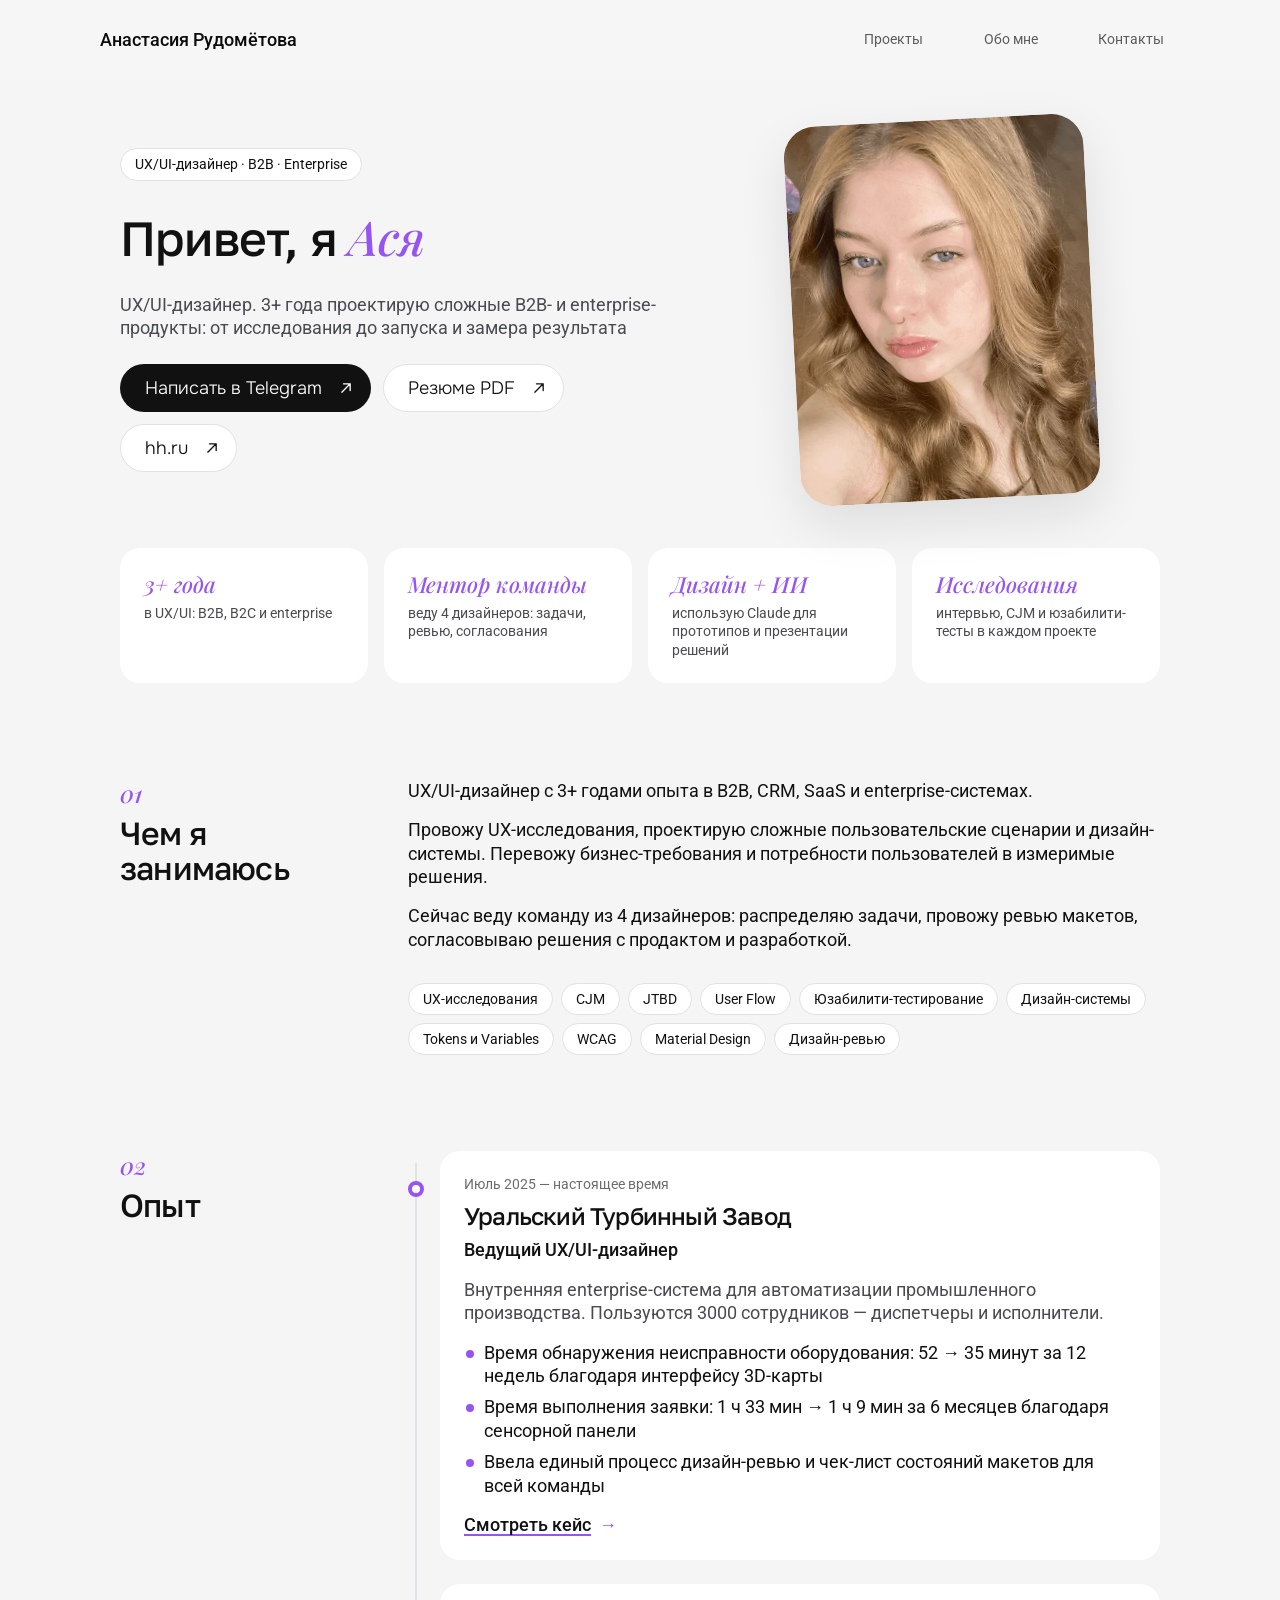
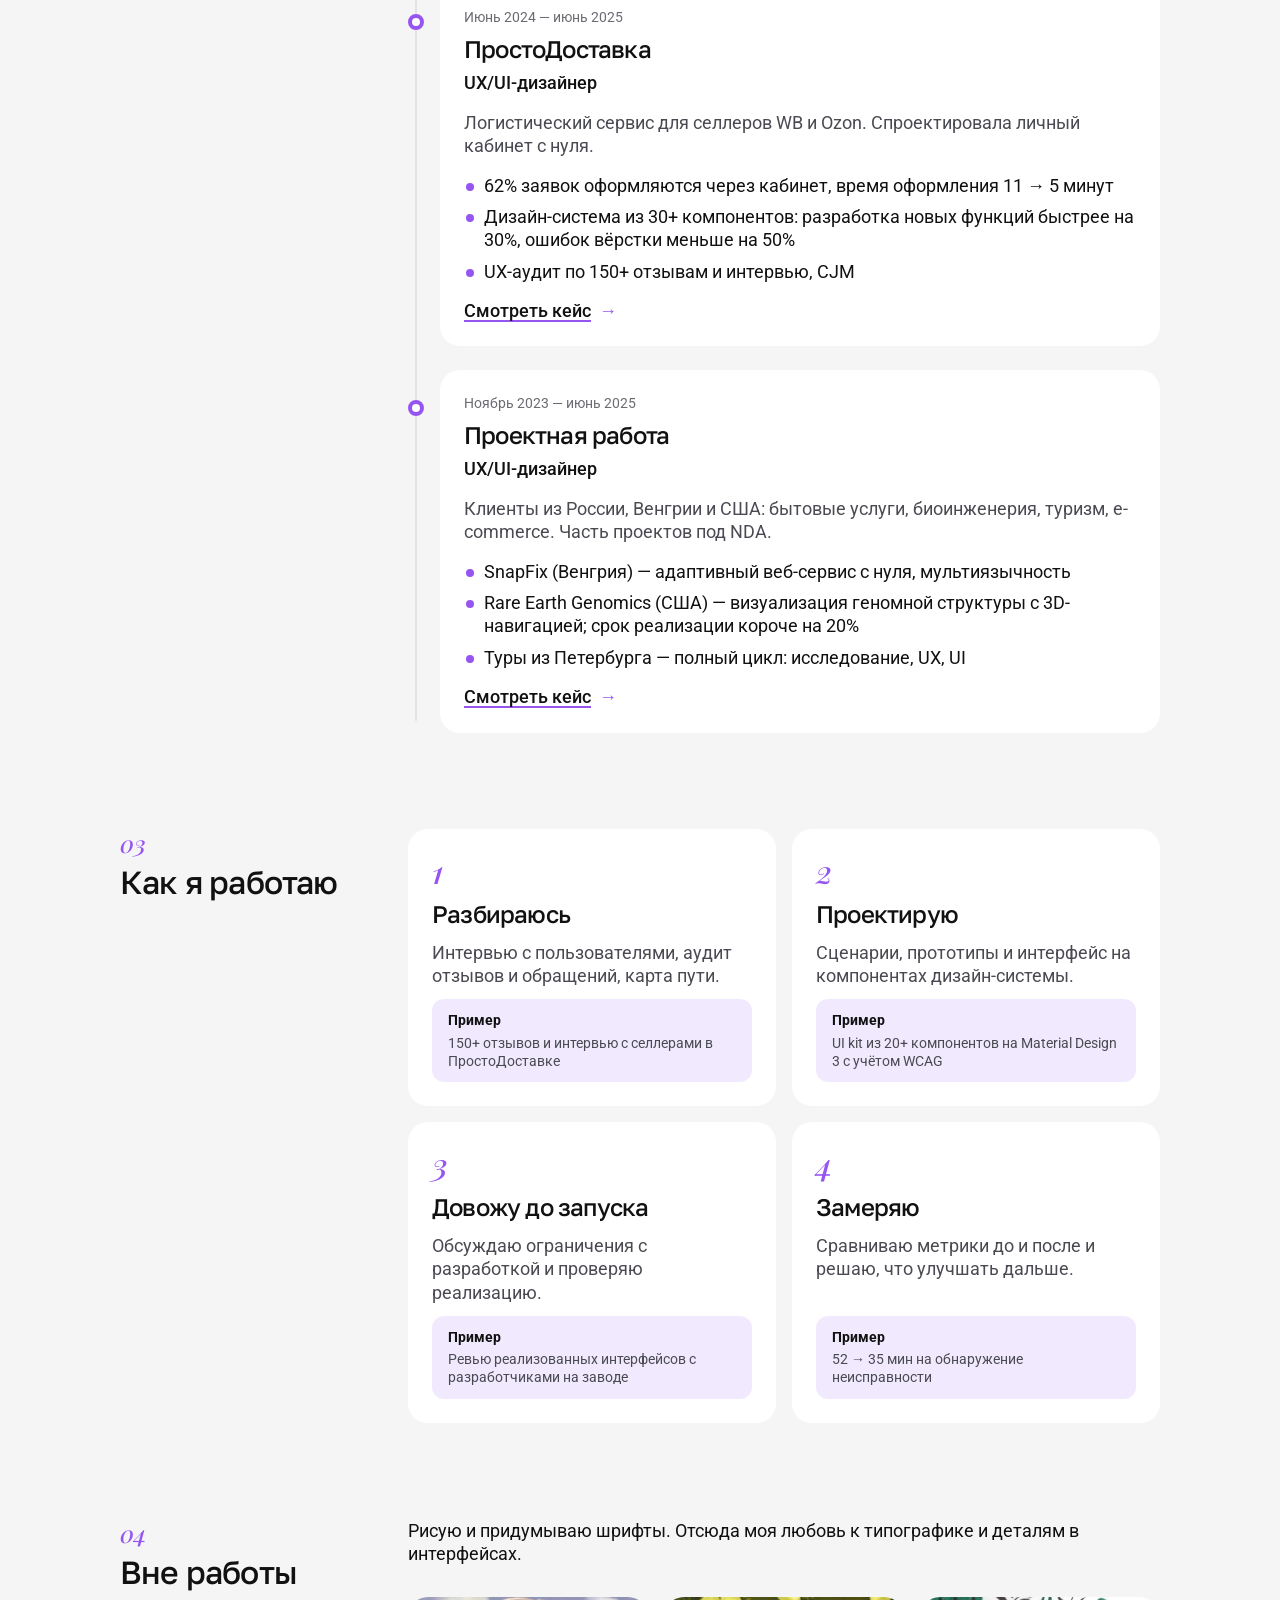
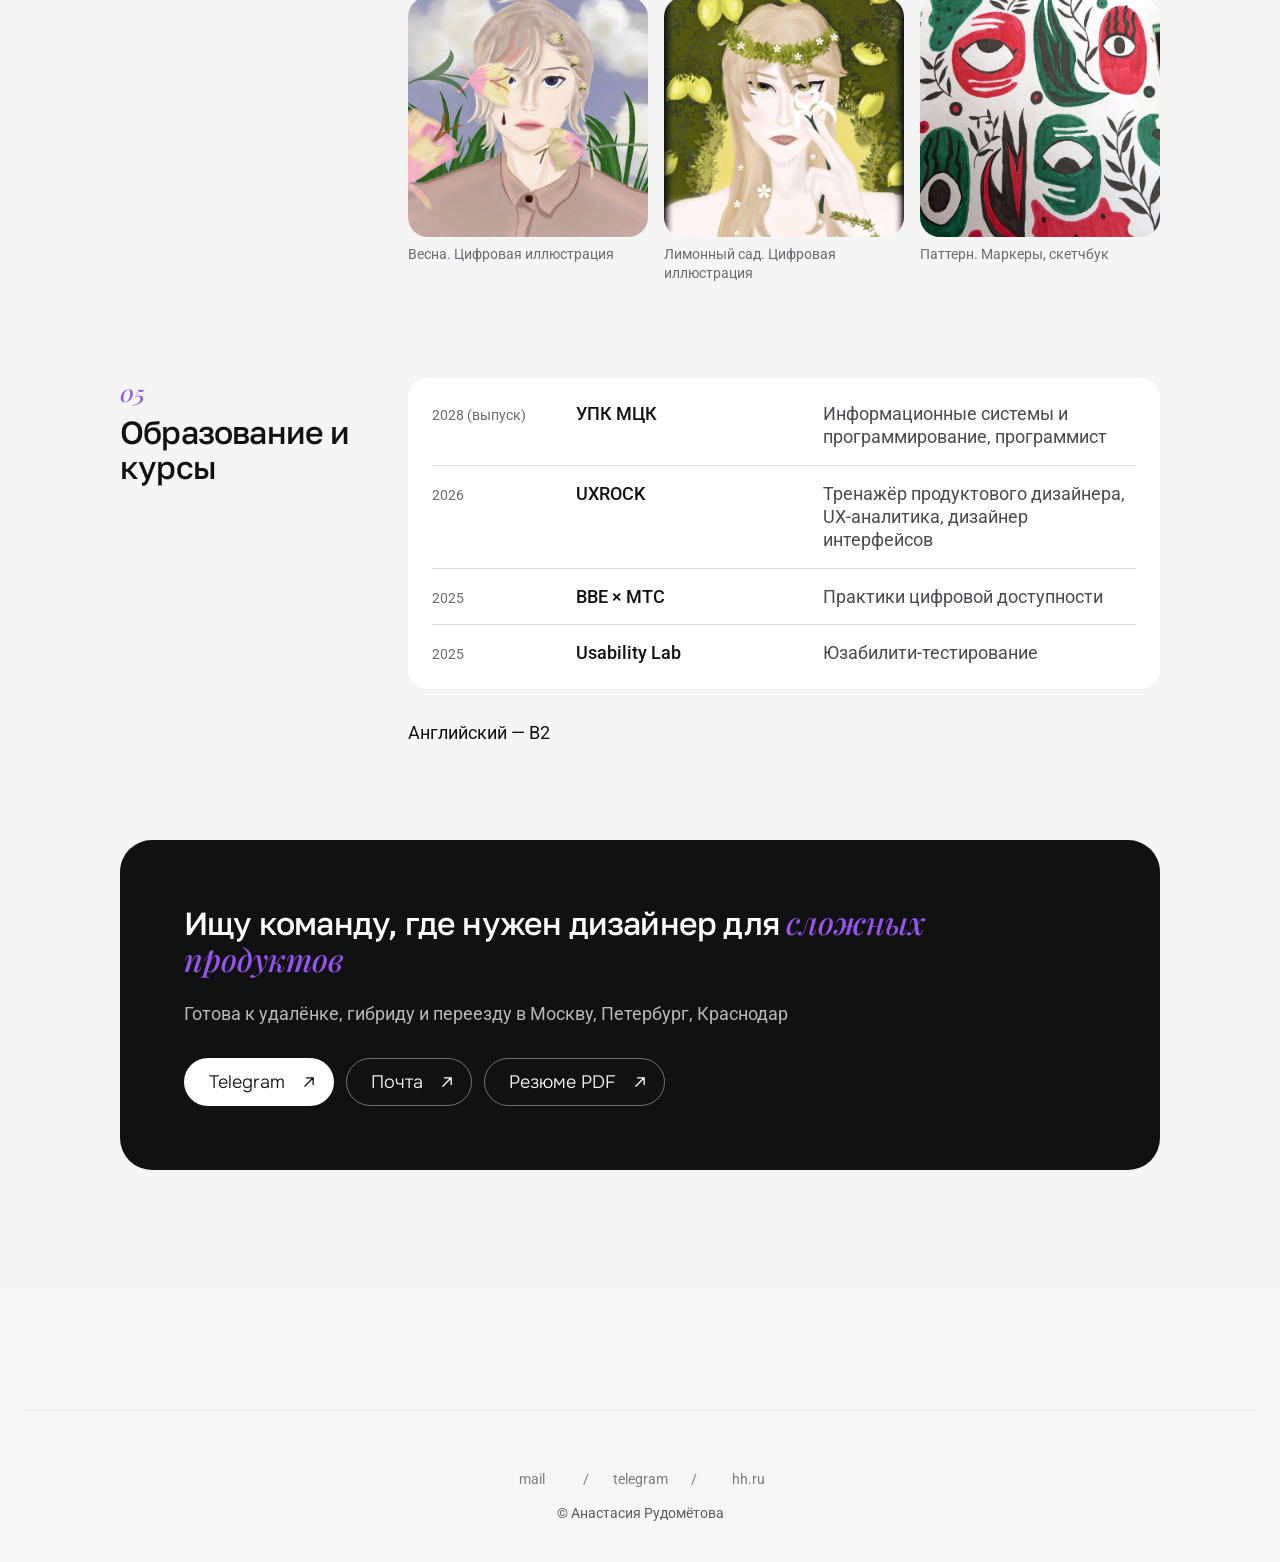
<file: about.html>
<!DOCTYPE html>


<html dir="ltr" lang="ru">
<head>
<meta charset="utf-8"/>
<!-- Yandex.Metrika counter -->
<script type="text/javascript">
    (function(m,e,t,r,i,k,a){
        m[i]=m[i]||function(){(m[i].a=m[i].a||[]).push(arguments)};
        m[i].l=1*new Date();
        for (var j = 0; j < document.scripts.length; j++) {if (document.scripts[j].src === r) { return; }}
        k=e.createElement(t),a=e.getElementsByTagName(t)[0],k.async=1,k.src=r,a.parentNode.insertBefore(k,a)
    })(window, document,'script','https://mc.yandex.ru/metrika/tag.js?id=113986711', 'ym');

    ym(113986711, 'init', {ssr:true, webvisor:true, clickmap:true, ecommerce:"dataLayer", referrer: document.referrer, url: location.href, accurateTrackBounce:true, trackLinks:true});
</script>
<!-- /Yandex.Metrika counter -->

<meta content="width=device-width" name="viewport"/>

<title>Обо мне — Анастасия Рудомётова, UX/UI-дизайнер</title>
<meta content="Ведущий UX/UI-дизайнер, 3+ года в B2B и enterprise. Опыт, результаты в цифрах, контакты." name="description"/>





<!-- Open Graph -->
<meta content="website" property="og:type"/><link href="https://asyauime.ru/about" rel="canonical"/><meta content="https://asyauime.ru/about" property="og:url"/><meta content="https://asyauime.ru/assets/og-about.jpg" property="og:image"/><meta content="1200" property="og:image:width"/><meta content="630" property="og:image:height"/><meta content="https://asyauime.ru/assets/og-about.jpg" name="twitter:image"/>
<meta content="Обо мне — Анастасия Рудомётова, UX/UI-дизайнер" property="og:title"/>
<meta content="Ведущий UX/UI-дизайнер, 3+ года в B2B и enterprise. Опыт, результаты в цифрах, контакты." property="og:description"/>
<meta content="summary_large_image" name="twitter:card"/>
<meta content="Обо мне — Анастасия Рудомётова, UX/UI-дизайнер" name="twitter:title"/>
<meta content="Ведущий UX/UI-дизайнер, 3+ года в B2B и enterprise. Опыт, результаты в цифрах, контакты." name="twitter:description"/>

<style data-site-font-css="">/* cyrillic-ext */
@font-face {
  font-family: 'Onest';
  font-style: normal;
  font-weight: 300;
  font-display: swap;
  src: url(assets/fonts/google/onest-gNMZW3F-SZuj7zOT0IfSjTS16cPhqx-puBtNcWU.woff2) format('woff2');
  unicode-range: U+0460-052F, U+1C80-1C8A, U+20B4, U+2DE0-2DFF, U+A640-A69F, U+FE2E-FE2F;
}
/* cyrillic */
@font-face {
  font-family: 'Onest';
  font-style: normal;
  font-weight: 300;
  font-display: swap;
  src: url(assets/fonts/google/onest-gNMZW3F-SZuj7zOT0IfSjTS16cPhqx-psRtNcWU.woff2) format('woff2');
  unicode-range: U+0301, U+0400-045F, U+0490-0491, U+04B0-04B1, U+2116;
}
/* math */
@font-face {
  font-family: 'Onest';
  font-style: normal;
  font-weight: 300;
  font-display: swap;
  src: url(assets/fonts/google/onest-gNMZW3F-SZuj7zOT0IfSjTS16cPhqx-pyRtNcWU.woff2) format('woff2');
  unicode-range: U+0302-0303, U+0305, U+0307-0308, U+0310, U+0312, U+0315, U+031A, U+0326-0327, U+032C, U+032F-0330, U+0332-0333, U+0338, U+033A, U+0346, U+034D, U+0391-03A1, U+03A3-03A9, U+03B1-03C9, U+03D1, U+03D5-03D6, U+03F0-03F1, U+03F4-03F5, U+2016-2017, U+2034-2038, U+203C, U+2040, U+2043, U+2047, U+2050, U+2057, U+205F, U+2070-2071, U+2074-209F, U+20D0-20DC, U+20E1, U+20E5-20EF, U+2100-2112, U+2114-2115, U+2117-2121, U+2123-214F, U+2190, U+2192, U+2194-21AE, U+21B0-21E5, U+21F1-21F2, U+21F4-2211, U+2213-2214, U+2216-22FF, U+2308-230B, U+2310, U+2319, U+231C-2321, U+2336-237A, U+237C, U+2395, U+239B-23B7, U+23D0, U+23DC-23E1, U+2474-2475, U+25AF, U+25B3, U+25B7, U+25BD, U+25C1, U+25CA, U+25CC, U+25FB, U+266D-266F, U+27C0-27FF, U+2900-2AFF, U+2B0E-2B11, U+2B30-2B4C, U+2BFE, U+3030, U+FF5B, U+FF5D, U+1D400-1D7FF, U+1EE00-1EEFF;
}
/* symbols */
@font-face {
  font-family: 'Onest';
  font-style: normal;
  font-weight: 300;
  font-display: swap;
  src: url(assets/fonts/google/onest-gNMZW3F-SZuj7zOT0IfSjTS16cPhqx-p2xtNcWU.woff2) format('woff2');
  unicode-range: U+0001-000C, U+000E-001F, U+007F-009F, U+20DD-20E0, U+20E2-20E4, U+2150-218F, U+2190, U+2192, U+2194-2199, U+21AF, U+21E6-21F0, U+21F3, U+2218-2219, U+2299, U+22C4-22C6, U+2300-243F, U+2440-244A, U+2460-24FF, U+25A0-27BF, U+2800-28FF, U+2921-2922, U+2981, U+29BF, U+29EB, U+2B00-2BFF, U+4DC0-4DFF, U+FFF9-FFFB, U+10140-1018E, U+10190-1019C, U+101A0, U+101D0-101FD, U+102E0-102FB, U+10E60-10E7E, U+1D2C0-1D2D3, U+1D2E0-1D37F, U+1F000-1F0FF, U+1F100-1F1AE, U+1F1E6-1F1FF, U+1F30D-1F30F, U+1F315, U+1F31C, U+1F31E, U+1F320-1F32C, U+1F336, U+1F378, U+1F37D, U+1F382, U+1F393-1F39F, U+1F3A7-1F3A8, U+1F3AC-1F3AF, U+1F3C2, U+1F3C4-1F3C6, U+1F3CA-1F3CE, U+1F3D4-1F3E0, U+1F3ED, U+1F3F1-1F3F3, U+1F3F5-1F3F7, U+1F408, U+1F415, U+1F41F, U+1F426, U+1F43F, U+1F441-1F442, U+1F444, U+1F446-1F449, U+1F44C-1F44E, U+1F453, U+1F46A, U+1F47D, U+1F4A3, U+1F4B0, U+1F4B3, U+1F4B9, U+1F4BB, U+1F4BF, U+1F4C8-1F4CB, U+1F4D6, U+1F4DA, U+1F4DF, U+1F4E3-1F4E6, U+1F4EA-1F4ED, U+1F4F7, U+1F4F9-1F4FB, U+1F4FD-1F4FE, U+1F503, U+1F507-1F50B, U+1F50D, U+1F512-1F513, U+1F53E-1F54A, U+1F54F-1F5FA, U+1F610, U+1F650-1F67F, U+1F687, U+1F68D, U+1F691, U+1F694, U+1F698, U+1F6AD, U+1F6B2, U+1F6B9-1F6BA, U+1F6BC, U+1F6C6-1F6CF, U+1F6D3-1F6D7, U+1F6E0-1F6EA, U+1F6F0-1F6F3, U+1F6F7-1F6FC, U+1F700-1F80B, U+1F810-1F847, U+1F850-1F859, U+1F860-1F887, U+1F890-1F8AD, U+1F8B0-1F8BB, U+1F8C0-1F8C1, U+1F8D0-1F8D8, U+1F900-1F90B, U+1F93B, U+1F946, U+1F984, U+1F996, U+1F9E9, U+1FA00-1FA6F, U+1FA70-1FA7C, U+1FA80-1FAC6, U+1FAC8, U+1FACC-1FADD, U+1FADF-1FAEB, U+1FAEF-1FAFA, U+1FB00-1FBFF;
}
/* vietnamese */
@font-face {
  font-family: 'Onest';
  font-style: normal;
  font-weight: 300;
  font-display: swap;
  src: url(assets/fonts/google/onest-gNMZW3F-SZuj7zOT0IfSjTS16cPhqx-puhtNcWU.woff2) format('woff2');
  unicode-range: U+0102-0103, U+0110-0111, U+0128-0129, U+0168-0169, U+01A0-01A1, U+01AF-01B0, U+0300-0301, U+0303-0304, U+0308-0309, U+0323, U+0329, U+1EA0-1EF9, U+20AB;
}
/* latin-ext */
@font-face {
  font-family: 'Onest';
  font-style: normal;
  font-weight: 300;
  font-display: swap;
  src: url(assets/fonts/google/onest-gNMZW3F-SZuj7zOT0IfSjTS16cPhqx-puxtNcWU.woff2) format('woff2');
  unicode-range: U+0100-02BA, U+02BD-02C5, U+02C7-02CC, U+02CE-02D7, U+02DD-02FF, U+0304, U+0308, U+0329, U+1D00-1DBF, U+1E00-1E9F, U+1EF2-1EFF, U+2020, U+20A0-20AB, U+20AD-20C4, U+2113, U+2C60-2C7F, U+A720-A7FF;
}
/* latin */
@font-face {
  font-family: 'Onest';
  font-style: normal;
  font-weight: 300;
  font-display: swap;
  src: url(assets/fonts/google/onest-gNMZW3F-SZuj7zOT0IfSjTS16cPhqx-ptRtN.woff2) format('woff2');
  unicode-range: U+0000-00FF, U+0131, U+0152-0153, U+02BB-02BC, U+02C6, U+02DA, U+02DC, U+0304, U+0308, U+0329, U+2000-206F, U+20AC, U+2122, U+2191, U+2193, U+2212, U+2215, U+FEFF, U+FFFD;
}

@font-face { font-family: "Golos Text"; src: url("assets/fonts/google/golostext-q5uXsoe9Lv5t7Meb31EcOR9UdVTNs822plVRRQ5ZEr8zXcyx.woff2"); font-display: swap; font-style: normal; font-weight: 400 }
@font-face { font-family: "Playfair Display"; src: url("assets/fonts/google/playfairdisplay-nuFRD-vYSZviVYUb_rj3ij__anPXDTnCjmHKM4nYO7KN_pqTbtPK-F2rA0s.woff2"); font-display: swap; font-style: italic; font-weight: 500 }
@font-face { font-family: "Golos Text"; src: url("assets/fonts/google/golostext-q5uXsoe9Lv5t7Meb31EcOR9UdVTNs822plVjRQ5ZEr8zXcyx.woff2"); font-display: swap; font-style: normal; font-weight: 500 }
@font-face { font-family: "Playfair Display"; src: url("assets/fonts/google/playfairdisplay-nuFRD-vYSZviVYUb_rj3ij__anPXDTnCjmHKM4nYO7KN_qiTbtPK-F2rA0s.woff2"); font-display: swap; font-style: italic; font-weight: 400 }
@font-face { font-family: "Roboto"; src: url("assets/fonts/google/roboto-KFOMCnqEu92Fr1ME7kSn66aGLdTylUAMQXC89YmC2DPNWubEbWmWggvWl0Qn.woff2"); font-display: swap; font-style: normal; font-weight: 400 }
@font-face { font-family: "Roboto"; src: url("assets/fonts/google/roboto-KFOMCnqEu92Fr1ME7kSn66aGLdTylUAMQXC89YmC2DPNWuYjammWggvWl0Qn.woff2"); font-display: swap; font-style: normal; font-weight: 700 }
@font-face { font-family: "Roboto"; src: url("assets/fonts/google/roboto-KFOKCnqEu92Fr1Mu53ZEC9_Vu3r1gIhOszmOClHrs6ljXfMMLmbXiAr0klQnx24.woff2"); font-display: swap; font-style: italic; font-weight: 700 }
@font-face { font-family: "Roboto"; src: url("assets/fonts/google/roboto-KFOKCnqEu92Fr1Mu53ZEC9_Vu3r1gIhOszmOClHrs6ljXfMMLoHQiAr0klQnx24.woff2"); font-display: swap; font-style: italic; font-weight: 400 }
@font-face { font-family: "Golos Text"; src: url("assets/fonts/google/golostext-q5uXsoe9Lv5t7Meb31EcOR9UdVTNs822plW2Qg5ZEr8zXcyx.woff2"); font-display: swap; font-style: normal; font-weight: 700 }
@font-face { font-family: "Playfair Display"; src: url("assets/fonts/google/playfairdisplay-nuFRD-vYSZviVYUb_rj3ij__anPXDTnCjmHKM4nYO7KN_k-UbtPK-F2rA0s.woff2"); font-display: swap; font-style: italic; font-weight: 700 }
@font-face { font-family: "Roboto"; src: url("assets/fonts/google/roboto-KFOMCnqEu92Fr1ME7kSn66aGLdTylUAMQXC89YmC2DPNWub2bWmWggvWl0Qn.woff2"); font-display: swap; font-style: normal; font-weight: 500 }
@font-face { font-family: "Roboto"; src: url("assets/fonts/google/roboto-KFOKCnqEu92Fr1Mu53ZEC9_Vu3r1gIhOszmOClHrs6ljXfMMLl_XiAr0klQnx24.woff2"); font-display: swap; font-style: italic; font-weight: 600 }
@font-face { font-family: "Roboto"; src: url("assets/fonts/google/roboto-KFOKCnqEu92Fr1Mu53ZEC9_Vu3r1gIhOszmOClHrs6ljXfMMLrPQiAr0klQnx24.woff2"); font-display: swap; font-style: italic; font-weight: 500 }
@font-face { font-family: "Inter"; src: url("assets/fonts/05KsVHGDmqXSBXM4yRZ65P8i0s.woff2"); font-style: italic; font-weight: 900; unicode-range: U+0460-052F, U+1C80-1C88, U+20B4, U+2DE0-2DFF, U+A640-A69F, U+FE2E-FE2F }
@font-face { font-family: "Inter"; src: url("assets/fonts/ky8ovPukK4dJ1Pxq74qGhOqCYI.woff2"); font-style: italic; font-weight: 900; unicode-range: U+0301, U+0400-045F, U+0490-0491, U+04B0-04B1, U+2116 }
@font-face { font-family: "Inter"; src: url("assets/fonts/vvNSqIj42qeQ2bvCRBIWKHscrc.woff2"); font-style: italic; font-weight: 900; unicode-range: U+1F00-1FFF }
@font-face { font-family: "Inter"; src: url("assets/fonts/3ZmXbBKToJifDV9gwcifVd1tEY.woff2"); font-style: italic; font-weight: 900; unicode-range: U+0370-03FF }
@font-face { font-family: "Inter"; src: url("assets/fonts/FNfhX3dt4ChuLJq2PwdlxHO7PU.woff2"); font-style: italic; font-weight: 900; unicode-range: U+0100-024F, U+0259, U+1E00-1EFF, U+2020, U+20A0-20AB, U+20AD-20CF, U+2113, U+2C60-2C7F, U+A720-A7FF }
@font-face { font-family: "Inter"; src: url("assets/fonts/gcnfba68tfm7qAyrWRCf9r34jg.woff2"); font-style: italic; font-weight: 900; unicode-range: U+0000-00FF, U+0131, U+0152-0153, U+02BB-02BC, U+02C6, U+02DA, U+02DC, U+2000-206F, U+2070, U+2074-207E, U+2080-208E, U+20AC, U+2122, U+2191, U+2193, U+2212, U+2215, U+FEFF, U+FFFD }
@font-face { font-family: "Inter"; src: url("assets/fonts/efTfQcBJ53kM2pB1hezSZ3RDUFs.woff2"); font-style: italic; font-weight: 900; unicode-range: U+0102-0103, U+0110-0111, U+0128-0129, U+0168-0169, U+01A0-01A1, U+01AF-01B0, U+1EA0-1EF9, U+20AB }
@font-face { font-family: "Inter"; src: url("assets/fonts/H89BbHkbHDzlxZzxi8uPzTsp90.woff2"); font-display: swap; font-style: italic; font-weight: 700; unicode-range: U+0460-052F, U+1C80-1C88, U+20B4, U+2DE0-2DFF, U+A640-A69F, U+FE2E-FE2F }
@font-face { font-family: "Inter"; src: url("assets/fonts/u6gJwDuwB143kpNK1T1MDKDWkMc.woff2"); font-display: swap; font-style: italic; font-weight: 700; unicode-range: U+0301, U+0400-045F, U+0490-0491, U+04B0-04B1, U+2116 }
@font-face { font-family: "Inter"; src: url("assets/fonts/43sJ6MfOPh1LCJt46OvyDuSbA6o.woff2"); font-display: swap; font-style: italic; font-weight: 700; unicode-range: U+1F00-1FFF }
@font-face { font-family: "Inter"; src: url("assets/fonts/wccHG0r4gBDAIRhfHiOlq6oEkqw.woff2"); font-display: swap; font-style: italic; font-weight: 700; unicode-range: U+0370-03FF }
@font-face { font-family: "Inter"; src: url("assets/fonts/WZ367JPwf9bRW6LdTHN8rXgSjw.woff2"); font-display: swap; font-style: italic; font-weight: 700; unicode-range: U+0100-024F, U+0259, U+1E00-1EFF, U+2020, U+20A0-20AB, U+20AD-20CF, U+2113, U+2C60-2C7F, U+A720-A7FF }
@font-face { font-family: "Inter"; src: url("assets/fonts/ia3uin3hQWqDrVloC1zEtYHWw.woff2"); font-display: swap; font-style: italic; font-weight: 700; unicode-range: U+0000-00FF, U+0131, U+0152-0153, U+02BB-02BC, U+02C6, U+02DA, U+02DC, U+2000-206F, U+2070, U+2074-207E, U+2080-208E, U+20AC, U+2122, U+2191, U+2193, U+2212, U+2215, U+FEFF, U+FFFD }
@font-face { font-family: "Inter"; src: url("assets/fonts/2A4Xx7CngadFGlVV4xrO06OBHY.woff2"); font-display: swap; font-style: italic; font-weight: 700; unicode-range: U+0102-0103, U+0110-0111, U+0128-0129, U+0168-0169, U+01A0-01A1, U+01AF-01B0, U+1EA0-1EF9, U+20AB }
@font-face { font-family: "Inter"; src: url("assets/fonts/mkY5Sgyq51ik0AMrSBwhm9DJg.woff2"); font-style: normal; font-weight: 900; unicode-range: U+0460-052F, U+1C80-1C88, U+20B4, U+2DE0-2DFF, U+A640-A69F, U+FE2E-FE2F }
@font-face { font-family: "Inter"; src: url("assets/fonts/X5hj6qzcHUYv7h1390c8Rhm6550.woff2"); font-style: normal; font-weight: 900; unicode-range: U+0301, U+0400-045F, U+0490-0491, U+04B0-04B1, U+2116 }
@font-face { font-family: "Inter"; src: url("assets/fonts/gQhNpS3tN86g8RcVKYUUaKt2oMQ.woff2"); font-style: normal; font-weight: 900; unicode-range: U+1F00-1FFF }
@font-face { font-family: "Inter"; src: url("assets/fonts/cugnVhSraaRyANCaUtI5FV17wk.woff2"); font-style: normal; font-weight: 900; unicode-range: U+0370-03FF }
@font-face { font-family: "Inter"; src: url("assets/fonts/5HcVoGak8k5agFJSaKa4floXVu0.woff2"); font-style: normal; font-weight: 900; unicode-range: U+0100-024F, U+0259, U+1E00-1EFF, U+2020, U+20A0-20AB, U+20AD-20CF, U+2113, U+2C60-2C7F, U+A720-A7FF }
@font-face { font-family: "Inter"; src: url("assets/fonts/rZ5DdENNqIdFTIyQQiP5isO7M.woff2"); font-style: normal; font-weight: 900; unicode-range: U+0000-00FF, U+0131, U+0152-0153, U+02BB-02BC, U+02C6, U+02DA, U+02DC, U+2000-206F, U+2070, U+2074-207E, U+2080-208E, U+20AC, U+2122, U+2191, U+2193, U+2212, U+2215, U+FEFF, U+FFFD }
@font-face { font-family: "Inter"; src: url("assets/fonts/P2Bw01CtL0b9wqygO0sSVogWbo.woff2"); font-style: normal; font-weight: 900; unicode-range: U+0102-0103, U+0110-0111, U+0128-0129, U+0168-0169, U+01A0-01A1, U+01AF-01B0, U+1EA0-1EF9, U+20AB }
@font-face { font-family: "Montserrat"; src: url("assets/fonts/DI2GHUWG3WKRXISSCTNDMTWKWZC25UIW.woff2"); font-display: swap; font-style: normal; font-weight: 400 }
@font-face { font-family: "Inter"; src: url("assets/fonts/5vvr9Vy74if2I6bQbJvbw7SY1pQ.woff2"); font-display: swap; font-style: normal; font-weight: 400; unicode-range: U+0460-052F, U+1C80-1C88, U+20B4, U+2DE0-2DFF, U+A640-A69F, U+FE2E-FE2F }
@font-face { font-family: "Inter"; src: url("assets/fonts/EOr0mi4hNtlgWNn9if640EZzXCo.woff2"); font-display: swap; font-style: normal; font-weight: 400; unicode-range: U+0301, U+0400-045F, U+0490-0491, U+04B0-04B1, U+2116 }
@font-face { font-family: "Inter"; src: url("assets/fonts/Y9k9QrlZAqio88Klkmbd8VoMQc.woff2"); font-display: swap; font-style: normal; font-weight: 400; unicode-range: U+1F00-1FFF }
@font-face { font-family: "Inter"; src: url("assets/fonts/OYrD2tBIBPvoJXiIHnLoOXnY9M.woff2"); font-display: swap; font-style: normal; font-weight: 400; unicode-range: U+0370-03FF }
@font-face { font-family: "Inter"; src: url("assets/fonts/JeYwfuaPfZHQhEG8U5gtPDZ7WQ.woff2"); font-display: swap; font-style: normal; font-weight: 400; unicode-range: U+0100-024F, U+0259, U+1E00-1EFF, U+2020, U+20A0-20AB, U+20AD-20CF, U+2113, U+2C60-2C7F, U+A720-A7FF }
@font-face { font-family: "Inter"; src: url("assets/fonts/GrgcKwrN6d3Uz8EwcLHZxwEfC4.woff2"); font-display: swap; font-style: normal; font-weight: 400; unicode-range: U+0000-00FF, U+0131, U+0152-0153, U+02BB-02BC, U+02C6, U+02DA, U+02DC, U+2000-206F, U+2070, U+2074-207E, U+2080-208E, U+20AC, U+2122, U+2191, U+2193, U+2212, U+2215, U+FEFF, U+FFFD }
@font-face { font-family: "Inter"; src: url("assets/fonts/b6Y37FthZeALduNqHicBT6FutY.woff2"); font-display: swap; font-style: normal; font-weight: 400; unicode-range: U+0102-0103, U+0110-0111, U+0128-0129, U+0168-0169, U+01A0-01A1, U+01AF-01B0, U+1EA0-1EF9, U+20AB }
@font-face { font-family: "Inter"; src: url("assets/fonts/DpPBYI0sL4fYLgAkX8KXOPVt7c.woff2"); font-display: swap; font-style: normal; font-weight: 700; unicode-range: U+0460-052F, U+1C80-1C88, U+20B4, U+2DE0-2DFF, U+A640-A69F, U+FE2E-FE2F }
@font-face { font-family: "Inter"; src: url("assets/fonts/4RAEQdEOrcnDkhHiiCbJOw92Lk.woff2"); font-display: swap; font-style: normal; font-weight: 700; unicode-range: U+0301, U+0400-045F, U+0490-0491, U+04B0-04B1, U+2116 }
@font-face { font-family: "Inter"; src: url("assets/fonts/1K3W8DizY3v4emK8Mb08YHxTbs.woff2"); font-display: swap; font-style: normal; font-weight: 700; unicode-range: U+1F00-1FFF }
@font-face { font-family: "Inter"; src: url("assets/fonts/tUSCtfYVM1I1IchuyCwz9gDdQ.woff2"); font-display: swap; font-style: normal; font-weight: 700; unicode-range: U+0370-03FF }
@font-face { font-family: "Inter"; src: url("assets/fonts/VgYFWiwsAC5OYxAycRXXvhze58.woff2"); font-display: swap; font-style: normal; font-weight: 700; unicode-range: U+0100-024F, U+0259, U+1E00-1EFF, U+2020, U+20A0-20AB, U+20AD-20CF, U+2113, U+2C60-2C7F, U+A720-A7FF }
@font-face { font-family: "Inter"; src: url("assets/fonts/syRNPWzAMIrcJ3wIlPIP43KjQs.woff2"); font-display: swap; font-style: normal; font-weight: 700; unicode-range: U+0000-00FF, U+0131, U+0152-0153, U+02BB-02BC, U+02C6, U+02DA, U+02DC, U+2000-206F, U+2070, U+2074-207E, U+2080-208E, U+20AC, U+2122, U+2191, U+2193, U+2212, U+2215, U+FEFF, U+FFFD }
@font-face { font-family: "Inter"; src: url("assets/fonts/GIryZETIX4IFypco5pYZONKhJIo.woff2"); font-display: swap; font-style: normal; font-weight: 700; unicode-range: U+0102-0103, U+0110-0111, U+0128-0129, U+0168-0169, U+01A0-01A1, U+01AF-01B0, U+1EA0-1EF9, U+20AB }
@font-face { font-family: "Onest Placeholder"; src: local("Arial"); ascent-override: 91.42%; descent-override: 28.75%; line-gap-override: 0.00%; size-adjust: 106.10% }
@font-face { font-family: "Golos Text Placeholder"; src: local("Arial"); ascent-override: 90.05%; descent-override: 20.21%; line-gap-override: 0.00%; size-adjust: 108.83% }
@font-face { font-family: "Playfair Display Placeholder"; src: local("Times New Roman"); ascent-override: 97.38%; descent-override: 22.59%; line-gap-override: 0.00%; size-adjust: 111.11% }
@font-face { font-family: "Roboto Placeholder"; src: local("Arial"); ascent-override: 92.43%; descent-override: 24.32%; line-gap-override: 0.00%; size-adjust: 100.37% }
@font-face { font-family: "Inter Placeholder"; src: local("Arial"); ascent-override: 89.79%; descent-override: 22.36%; line-gap-override: 0.00%; size-adjust: 107.89% }
@font-face { font-family: "Montserrat Placeholder"; src: local("Arial"); ascent-override: 84.95%; descent-override: 22.03%; line-gap-override: 0.00%; size-adjust: 113.95% }</style>


<!-- Initialize gtag before head-end custom code can call it. -->
<script>
	  window.dataLayer = window.dataLayer || [];
	  function gtag(){window.dataLayer.push(arguments);}
	  gtag('js', new Date());
	  gtag('config', 'G-B1NQM0LFKT');
	</script>
<meta content="max-image-preview:large" name="robots"/><style data-site-breakpoint-css="">@media(min-width: 1440px){.hidden-72rtr7{display:none!important}}@media(min-width: 1200px) and (max-width: 1439.98px){.hidden-1vxwarc{display:none!important}}@media(min-width: 810px) and (max-width: 1199.98px){.hidden-1tfpqet{display:none!important}}@media(max-width: 809.98px){.hidden-a9um1k{display:none!important}}@media(min-width: 1440px){.hidden-1xy0toq{display:none!important}}@media(min-width: 1200px) and (max-width: 1439.98px){.hidden-152glpt{display:none!important}}@media(min-width: 810px) and (max-width: 1199.98px){.hidden-1mdj16h{display:none!important}}@media(max-width: 809.98px){.hidden-71cz7w{display:none!important}}</style><style data-site-components="site-lib-cursors-host site-2I9Iv PropertyOverrides site-d1bxR site-lib-combinedCSSRules site-xv9gG site-1vNZG site-8s2c9 site-svRbB site-UT5PH site-O3T2G site-h6Rxh site-xUfRi site-LRD21" data-site-css-ssr-minified="">html,body,#main{box-sizing:border-box;margin:0;padding:0}:root{-webkit-font-smoothing:antialiased;-moz-osx-font-smoothing:grayscale}*{box-sizing:border-box;-webkit-font-smoothing:inherit}h1,h2,h3,h4,h5,h6,p,figure{margin:0}body,input,textarea,select,button{font-family:sans-serif;font-size:12px}body{--token-597da178-2e77-4bea-8eb7-f12f5010f083:#c383f3;--token-c40000ae-904f-4928-80cb-4b854d70c0b4:#000;--token-2b9e9f96-0c35-4795-b915-59e721620b20:#7c7c7c;--token-028a1df2-9373-4cb0-8cc7-a6b1512a0cab:#f6f6f6;--token-790325e6-a4e0-4195-a182-d715595749b3:#00aaff80;--token-8d589923-b843-4a88-886d-50bf1e3f9a40:#0b0b0b;--token-21c2ef3c-f6a4-4ada-af40-ed071854e915:#e8e8e8;--token-c6d9d641-5b9c-4baf-85bf-3ecf83f1b8ed:#fff;--token-31bf6bfa-a083-41c5-b025-2cdc040f92d8:#f6f6f6;--token-a91b8625-a397-4ffa-aebf-00fd1ff18ca9:#fff;--token-fa39f602-c1df-41e0-abf1-78c1c63a645f:#5c5c5c;--token-f6d4c585-ff89-4182-b607-9d5da8c1ebc4:#fff;--token-aff6908e-9a16-4456-928d-df3b4ad1fc61:#eed8ff;--token-4059a8c3-0701-4ba5-9dab-781874a53501:#e1b8ff;--token-95384be9-283e-48f3-8c7a-61d7069ebf1c:#8e52ff;--token-ddbab71c-331e-414f-ba86-1d262e729217:#000;--token-4caef65f-d325-4cd6-9353-617bd3de467a:#ebebeb;--token-342ee82f-0eae-4ad0-a3f2-7aa809c93e85:#c383f3;--token-bfe0ac6f-e097-48f7-a2bd-ebc6d586f42a:#0006;--token-99e9f4a8-a01c-4d09-ad21-032d659b5108:#303030}@media (prefers-color-scheme:dark){body{--token-a91b8625-a397-4ffa-aebf-00fd1ff18ca9:#121212;--token-f6d4c585-ff89-4182-b607-9d5da8c1ebc4:#000}}@supports (z-index:calc(infinity)){#__site-badge-container{--infinity:infinity}}#__site-badge-container{pointer-events:none;width:100%;z-index:calc(var(--infinity,2147480000));justify-content:flex-end;padding:20px;display:flex;position:fixed;bottom:0}@supports (background:-webkit-named-image(i)) and (not (grid-template-rows:subgrid)){body{--site-will-change-override:transform}}@supports (background:-webkit-named-image(i)) and (not (position-area:top right)){body{--site-will-change-filter-override:filter}}[data-site-component-type=Text] div div span,[data-site-component-type=Text] a div span,[data-site-component-type=Text] span span span,[data-site-component-type=Text] p span span,[data-site-component-type=Text] h1 span span,[data-site-component-type=Text] h2 span span,[data-site-component-type=Text] h3 span span,[data-site-component-type=Text] h4 span span,[data-site-component-type=Text] h5 span span,[data-site-component-type=Text] h6 span span,[data-site-component-type=Text] a{font-family:var(--font-family);font-style:var(--font-style);font-weight:min(calc(var(--site-font-weight-increase,0) + var(--font-weight,400)), 900);color:var(--text-color);letter-spacing:var(--letter-spacing);font-size:var(--font-size);text-transform:var(--text-transform);--text-decoration:var(--site-text-decoration-style,solid) var(--site-text-decoration,none) var(--site-text-decoration-color,currentcolor) var(--site-text-decoration-thickness,auto);--text-decoration-skip-ink:var(--site-text-decoration-skip-ink);--text-underline-offset:var(--site-text-decoration-offset);line-height:var(--line-height);--font-family:var(--site-font-family);--font-style:var(--site-font-style);--font-weight:var(--site-font-weight);--text-color:var(--site-text-color);--letter-spacing:var(--site-letter-spacing);--font-size:var(--site-font-size);--text-transform:var(--site-text-transform);--line-height:var(--site-line-height)}@supports not (color:color(display-p3 1 1 1)){p.site-text,div.site-text,h1.site-text,h2.site-text,h3.site-text,h4.site-text,h5.site-text,h6.site-text,li.site-text,ol.site-text,ul.site-text,span.site-text:not([data-text-fill]){color:var(--site-blockquote-text-color-rgb,var(--site-blockquote-text-color,var(--site-text-color-rgb,var(--site-text-color,#000))));-webkit-text-stroke-color:var(--site-text-stroke-color-rgb,var(--site-text-stroke-color,initial))}mark.site-text{background-color:var(--site-blockquote-text-background-color-rgb,var(--site-blockquote-text-background-color,var(--site-text-background-color-rgb,var(--site-text-background-color,initial))))}}@supports not (color:color(display-p3 1 1 1)){code.site-text,code.site-text span.site-text:not([data-text-fill]){color:var(--site-blockquote-text-color-rgb,var(--site-blockquote-text-color,var(--site-code-text-color-rgb,var(--site-code-text-color,var(--site-text-color-rgb,var(--site-text-color,#000))))))}}@supports not (color:color(display-p3 1 1 1)){a.site-text,span.site-text[data-nested-link]{color:var(--site-link-text-color-rgb,var(--site-link-text-color,var(--site-blockquote-text-color-rgb,var(--site-blockquote-text-color,var(--site-text-color-rgb,var(--site-text-color,#000))))));background-color:var(--site-link-text-background-color-rgb,var(--site-link-text-background-color,initial));-webkit-text-decoration-color:var(--site-link-text-decoration-color-rgb,var(--site-link-text-decoration-color,var(--site-text-decoration-color-rgb,var(--site-text-decoration-color,currentcolor))));text-decoration-color:var(--site-link-text-decoration-color-rgb,var(--site-link-text-decoration-color,var(--site-text-decoration-color-rgb,var(--site-text-decoration-color,currentcolor))))}}@supports not (color:color(display-p3 1 1 1)){code.site-text a.site-text,code.site-text a.site-text span.site-text:not([data-text-fill]),code.site-text span.site-text[data-nested-link],code.site-text span.site-text[data-nested-link] span.site-text:not([data-text-fill]){color:var(--site-link-text-color-rgb,var(--site-link-text-color,var(--site-blockquote-text-color-rgb,var(--site-blockquote-text-color,var(--site-code-text-color-rgb,var(--site-code-text-color,var(--site-text-color-rgb,var(--site-text-color,#000))))))))}}@supports not (color:color(display-p3 1 1 1)){a.site-text:hover,span.site-text[data-nested-link]:hover{color:var(--site-link-hover-text-color-rgb,var(--site-link-hover-text-color,var(--site-link-text-color-rgb,var(--site-link-text-color,var(--site-blockquote-text-color-rgb,var(--site-blockquote-text-color,var(--site-text-color-rgb,var(--site-text-color,#000))))))));background-color:var(--site-link-hover-text-background-color-rgb,var(--site-link-hover-text-background-color,var(--site-link-text-background-color-rgb,var(--site-link-text-background-color,var(--site-text-background-color-rgb,var(--site-text-background-color,initial))))));-webkit-text-decoration-color:var(--site-link-hover-text-decoration-color-rgb,var(--site-link-hover-text-decoration-color,var(--site-link-text-decoration-color-rgb,var(--site-link-text-decoration-color,var(--site-text-decoration-color-rgb,var(--site-text-decoration-color,currentcolor))))));text-decoration-color:var(--site-link-hover-text-decoration-color-rgb,var(--site-link-hover-text-decoration-color,var(--site-link-text-decoration-color-rgb,var(--site-link-text-decoration-color,var(--site-text-decoration-color-rgb,var(--site-text-decoration-color,currentcolor))))))}}@supports not (color:color(display-p3 1 1 1)){code.site-text a.site-text:hover,code.site-text span.site-text[data-nested-link]:hover{color:var(--site-link-hover-text-color-rgb,var(--site-link-hover-text-color,var(--site-link-text-color-rgb,var(--site-link-text-color,var(--site-blockquote-text-color-rgb,var(--site-blockquote-text-color,var(--site-code-text-color-rgb,var(--site-code-text-color,var(--site-text-color-rgb,var(--site-text-color,#000))))))))))}}@supports not (color:color(display-p3 1 1 1)){a.site-text[data-site-page-link-current],span.site-text[data-site-page-link-current]{color:var(--site-link-current-text-color-rgb,var(--site-link-current-text-color,var(--site-link-text-color-rgb,var(--site-link-text-color,var(--site-text-color-rgb,var(--site-text-color,#000))))));background-color:var(--site-link-current-text-background-color-rgb,var(--site-link-current-text-background-color,var(--site-link-text-background-color-rgb,var(--site-link-text-background-color,var(--site-text-background-color-rgb,var(--site-text-background-color,initial))))));-webkit-text-decoration-color:var(--site-link-current-text-decoration-color-rgb,var(--site-link-current-text-decoration-color,var(--site-link-text-decoration-color-rgb,var(--site-link-text-decoration-color,var(--site-text-decoration-color-rgb,var(--site-text-decoration-color,currentcolor))))));text-decoration-color:var(--site-link-current-text-decoration-color-rgb,var(--site-link-current-text-decoration-color,var(--site-link-text-decoration-color-rgb,var(--site-link-text-decoration-color,var(--site-text-decoration-color-rgb,var(--site-text-decoration-color,currentcolor))))))}}@supports not (color:color(display-p3 1 1 1)){code.site-text a.site-text[data-site-page-link-current],code.site-text a.site-text[data-site-page-link-current] span.site-text:not([data-text-fill]),code.site-text span.site-text[data-site-page-link-current],code.site-text span.site-text[data-site-page-link-current] span.site-text:not([data-text-fill]){color:var(--site-link-current-text-color-rgb,var(--site-link-current-text-color,var(--site-link-text-color-rgb,var(--site-link-text-color,var(--site-code-text-color-rgb,var(--site-code-text-color,var(--site-text-color-rgb,var(--site-text-color,#000))))))));background-color:var(--site-link-current-text-background-color-rgb,var(--site-link-current-text-background-color,var(--site-link-text-background-color-rgb,var(--site-link-text-background-color,var(--site-text-background-color-rgb,var(--site-text-background-color,initial))))))}}@supports not (color:color(display-p3 1 1 1)){a.site-text[data-site-page-link-current]:hover,span.site-text[data-site-page-link-current]:hover{color:var(--site-link-hover-text-color-rgb,var(--site-link-hover-text-color,var(--site-link-current-text-color-rgb,var(--site-link-current-text-color,var(--site-link-text-color-rgb,var(--site-link-text-color,var(--site-code-text-color-rgb,var(--site-code-text-color,var(--site-text-color-rgb,var(--site-text-color,#000))))))))));background-color:var(--site-link-hover-text-background-color-rgb,var(--site-link-hover-text-background-color,var(--site-link-current-text-background-color-rgb,var(--site-link-current-text-background-color,var(--site-link-text-background-color-rgb,var(--site-link-text-background-color,initial))))));-webkit-text-decoration-color:var(--site-link-hover-text-decoration-color-rgb,var(--site-link-hover-text-decoration-color,var(--site-link-current-text-decoration-color-rgb,var(--site-link-current-text-decoration-color,var(--site-link-text-decoration-color-rgb,var(--site-link-text-decoration-color,var(--site-text-decoration-color-rgb,var(--site-text-decoration-color,currentcolor))))))));text-decoration-color:var(--site-link-hover-text-decoration-color-rgb,var(--site-link-hover-text-decoration-color,var(--site-link-current-text-decoration-color-rgb,var(--site-link-current-text-decoration-color,var(--site-link-text-decoration-color-rgb,var(--site-link-text-decoration-color,var(--site-text-decoration-color-rgb,var(--site-text-decoration-color,currentcolor))))))))}}@supports not (color:color(display-p3 1 1 1)){code.site-text a.site-text[data-site-page-link-current]:hover,code.site-text a.site-text[data-site-page-link-current]:hover span.site-text:not([data-text-fill]),code.site-text span.site-text[data-site-page-link-current]:hover,code.site-text span.site-text[data-site-page-link-current]:hover span.site-text:not([data-text-fill]){color:var(--site-link-hover-text-color-rgb,var(--site-link-hover-text-color,var(--site-link-current-text-color-rgb,var(--site-link-current-text-color,var(--site-link-text-color-rgb,var(--site-link-text-color,var(--site-code-text-color-rgb,var(--site-code-text-color,var(--site-text-color-rgb,var(--site-text-color,#000))))))))));background-color:var(--site-link-hover-text-background-color-rgb,var(--site-link-hover-text-background-color,var(--site-link-current-text-background-color-rgb,var(--site-link-current-text-background-color,var(--site-link-text-background-color-rgb,var(--site-link-text-background-color,initial))))))}}[data-site-component-type=Stack]:not([data-site-generated])>*,[data-site-component-type=Stack]:not([data-site-generated])>[data-site-component-type],NavigationContainer [data-site-component-type=NavigationContainer]>*,[data-site-component-type=NavigationContainer]>[data-site-component-type]{position:relative}@supports not (overflow:clip){:root{--overflow-clip-fallback:hidden}}@supports (background:-webkit-named-image(i)) and (not (contain-intrinsic-size:inherit)){div.site-text,p.site-text,h1.site-text,h2.site-text,h3.site-text,h4.site-text,h5.site-text,h6.site-text,ol.site-text,ul.site-text,li.site-text,blockquote.site-text,.site-text.site-image{display:var(--text-truncation-display-inline-for-safari-16,revert)}div.site-text:after,p.site-text:after,h1.site-text:after,h2.site-text:after,h3.site-text:after,h4.site-text:after,h5.site-text:after,h6.site-text:after,ol.site-text:after,ul.site-text:after,li.site-text:after,blockquote.site-text:after,.site-text.site-image:after{content:var(--text-truncation-line-break-for-safari-16);white-space:pre}.site-text.site-text-module,.site-text.site-table-wrapper{display:var(--text-truncation-display-none-for-safari-16,revert)}p.site-text[data-text-fill]{display:var(--text-truncation-display-inline-for-safari-16,inline-block)}}@supports (corner-shape:superellipse(2)){:root{--one-if-corner-shape-supported:1}}.site-cursor-none,.site-cursor-none *{cursor:none!important}.site-pointer-events-none,.site-pointer-events-none *{pointer-events:none!important}.site-2I9Iv.site-34n5a4,.site-2I9Iv .site-34n5a4{display:block}.site-2I9Iv.site-1xy0toq{background-color:var(--token-028a1df2-9373-4cb0-8cc7-a6b1512a0cab,#f6f6f6);height:min-content;overflow:var(--overflow-clip-fallback,clip);flex-flow:column;place-content:center flex-start;align-items:center;gap:0;width:100%;padding:0;display:flex;position:relative}.site-2I9Iv .site-1lwwkeh-container{z-index:5;flex:none;order:-1000;width:100%;height:80px;position:sticky;top:0}.site-2I9Iv .site-1xf7zzi{margin:0;background:0 0;flex-grow:1;width:0;height:0;margin-bottom:0;position:relative}.site-2I9Iv .site-hewisq-container{flex:none;order:1002;width:100%;height:auto;position:relative}[data-layout-template=true]>#overlay{margin-bottom:0}@media (max-width:809.98px){.site-2I9Iv .site-1lwwkeh-container{height:auto}}.ssr-variant{display:contents}.site-d1bxR.site-gsyv0j,.site-d1bxR .site-gsyv0j{display:block}.site-d1bxR.site-1szppxb{height:min-content;overflow:var(--overflow-clip-fallback,clip);flex-flow:row;place-content:center flex-start;align-items:center;gap:24px;width:1440px;padding:16px 100px;display:flex;position:relative}.site-d1bxR .site-1pyq3at{flex-flow:column;flex:1 0 0;place-content:center;align-items:center;gap:10px;width:1px;height:min-content;padding:0;display:flex;position:relative;overflow:visible}.site-d1bxR .site-1i1yfd3{--site-text-wrap-override:none;flex:none;width:100%;height:auto;position:relative}.site-d1bxR .site-hxk6a0{height:44px;overflow:var(--overflow-clip-fallback,clip);flex-flow:row;flex:none;place-content:center;align-items:center;gap:8px;width:min-content;padding:16px;display:flex;position:relative}.site-d1bxR .site-1frvsfp,.site-d1bxR .site-dxfufi,.site-d1bxR .site-cwbpfn,.site-d1bxR .site-uf0llp{white-space:pre;flex:none;width:auto;height:auto;position:relative}.site-d1bxR .site-svivnv{flex:none;width:16px;height:auto;position:relative}.site-d1bxR .site-y4q7z5{flex-flow:row;flex:none;place-content:center;align-items:center;gap:24px;width:min-content;height:min-content;padding:0;display:flex;position:relative;overflow:visible}.site-d1bxR .site-1o33ky3,.site-d1bxR .site-scwv1f{height:48px;overflow:var(--overflow-clip-fallback,clip);flex-flow:row;flex:none;place-content:center;align-items:center;gap:10px;width:min-content;padding:16px;text-decoration:none;display:flex;position:relative}.site-d1bxR .site-loc95v{height:48px;overflow:var(--overflow-clip-fallback,clip);flex-flow:row;flex:none;place-content:center;align-items:center;gap:10px;width:95px;padding:16px;text-decoration:none;display:flex;position:relative}.site-d1bxR.site-v-88a224.site-1szppxb{flex-direction:column;justify-content:center;gap:0;width:390px;padding:8px 24px;overflow:visible}.site-d1bxR.site-v-88a224 .site-1pyq3at,.site-d1bxR.site-v-ng3oqs .site-1pyq3at{flex-direction:row;flex:none;width:100%}.site-d1bxR.site-v-88a224 .site-1i1yfd3,.site-d1bxR.site-v-ng3oqs .site-1i1yfd3{flex:1 0 0;width:1px}.site-d1bxR.site-v-88a224 .site-hxk6a0,.site-d1bxR.site-v-ng3oqs .site-hxk6a0{cursor:pointer}.site-d1bxR.site-v-ng3oqs.site-1szppxb{flex-direction:column;gap:8px;width:390px;height:240px;padding:8px 24px;overflow:visible}.site-d1bxR.site-v-ng3oqs .site-y4q7z5{flex-direction:column;gap:0;width:100%;height:168px}.site-d1bxR.site-v-ng3oqs .site-1o33ky3,.site-d1bxR.site-v-ng3oqs .site-loc95v,.site-d1bxR.site-v-ng3oqs .site-scwv1f{cursor:pointer;width:100%;height:56px}.site-BHFnZ .site-styles-preset-49mfue:not(.rich-text-wrapper),.site-BHFnZ .site-styles-preset-49mfue.rich-text-wrapper p{--site-font-family:"Roboto", "Roboto Placeholder", sans-serif;--site-font-family-bold:"Roboto", "Roboto Placeholder", sans-serif;--site-font-family-bold-italic:"Roboto", "Roboto Placeholder", sans-serif;--site-font-family-italic:"Roboto", "Roboto Placeholder", sans-serif;--site-font-open-type-features:"blwf" on, "cv03" on, "cv04" on, "cv09" on, "cv11" on;--site-font-size:18px;--site-font-style:normal;--site-font-style-bold:normal;--site-font-style-bold-italic:italic;--site-font-style-italic:italic;--site-font-variation-axes:normal;--site-font-weight:500;--site-font-weight-bold:700;--site-font-weight-bold-italic:600;--site-font-weight-italic:500;--site-letter-spacing:0em;--site-line-height:1.3em;--site-paragraph-spacing:20px;--site-text-alignment:left;--site-text-color:var(--token-8d589923-b843-4a88-886d-50bf1e3f9a40,#0b0b0b);--site-text-decoration:none;--site-text-stroke-color:initial;--site-text-stroke-width:initial;--site-text-transform:none;--site-text-wrap:balance}@media (max-width:1439px) and (min-width:1200px){.site-BHFnZ .site-styles-preset-49mfue:not(.rich-text-wrapper),.site-BHFnZ .site-styles-preset-49mfue.rich-text-wrapper p{--site-font-family:"Roboto", "Roboto Placeholder", sans-serif;--site-font-family-bold:"Roboto", "Roboto Placeholder", sans-serif;--site-font-family-bold-italic:"Roboto", "Roboto Placeholder", sans-serif;--site-font-family-italic:"Roboto", "Roboto Placeholder", sans-serif;--site-font-open-type-features:"blwf" on, "cv03" on, "cv04" on, "cv09" on, "cv11" on;--site-font-size:18px;--site-font-style:normal;--site-font-style-bold:normal;--site-font-style-bold-italic:italic;--site-font-style-italic:italic;--site-font-variation-axes:normal;--site-font-weight:500;--site-font-weight-bold:700;--site-font-weight-bold-italic:600;--site-font-weight-italic:500;--site-letter-spacing:0em;--site-line-height:1.3em;--site-paragraph-spacing:20px;--site-text-alignment:left;--site-text-color:var(--token-8d589923-b843-4a88-886d-50bf1e3f9a40,#0b0b0b);--site-text-decoration:none;--site-text-stroke-color:initial;--site-text-stroke-width:initial;--site-text-transform:none;--site-text-wrap:balance}}@media (max-width:1199px) and (min-width:810px){.site-BHFnZ .site-styles-preset-49mfue:not(.rich-text-wrapper),.site-BHFnZ .site-styles-preset-49mfue.rich-text-wrapper p{--site-font-family:"Roboto", "Roboto Placeholder", sans-serif;--site-font-family-bold:"Roboto", "Roboto Placeholder", sans-serif;--site-font-family-bold-italic:"Roboto", "Roboto Placeholder", sans-serif;--site-font-family-italic:"Roboto", "Roboto Placeholder", sans-serif;--site-font-open-type-features:"blwf" on, "cv03" on, "cv04" on, "cv09" on, "cv11" on;--site-font-size:18px;--site-font-style:normal;--site-font-style-bold:normal;--site-font-style-bold-italic:italic;--site-font-style-italic:italic;--site-font-variation-axes:normal;--site-font-weight:500;--site-font-weight-bold:700;--site-font-weight-bold-italic:600;--site-font-weight-italic:500;--site-letter-spacing:0em;--site-line-height:1.3em;--site-paragraph-spacing:20px;--site-text-alignment:left;--site-text-color:var(--token-8d589923-b843-4a88-886d-50bf1e3f9a40,#0b0b0b);--site-text-decoration:none;--site-text-stroke-color:initial;--site-text-stroke-width:initial;--site-text-transform:none;--site-text-wrap:balance}}@media (max-width:809px) and (min-width:0){.site-BHFnZ .site-styles-preset-49mfue:not(.rich-text-wrapper),.site-BHFnZ .site-styles-preset-49mfue.rich-text-wrapper p{--site-font-family:"Roboto", "Roboto Placeholder", sans-serif;--site-font-family-bold:"Roboto", "Roboto Placeholder", sans-serif;--site-font-family-bold-italic:"Roboto", "Roboto Placeholder", sans-serif;--site-font-family-italic:"Roboto", "Roboto Placeholder", sans-serif;--site-font-open-type-features:"blwf" on, "cv03" on, "cv04" on, "cv09" on, "cv11" on;--site-font-size:18px;--site-font-style:normal;--site-font-style-bold:normal;--site-font-style-bold-italic:italic;--site-font-style-italic:italic;--site-font-variation-axes:normal;--site-font-weight:500;--site-font-weight-bold:700;--site-font-weight-bold-italic:600;--site-font-weight-italic:500;--site-letter-spacing:0em;--site-line-height:1.3em;--site-paragraph-spacing:20px;--site-text-alignment:left;--site-text-color:var(--token-8d589923-b843-4a88-886d-50bf1e3f9a40,#0b0b0b);--site-text-decoration:none;--site-text-stroke-color:initial;--site-text-stroke-width:initial;--site-text-transform:none;--site-text-wrap:balance}}.site-0TUMA .site-styles-preset-4r5mbc:not(.rich-text-wrapper),.site-0TUMA .site-styles-preset-4r5mbc.rich-text-wrapper a{--site-link-hover-text-color:var(--token-597da178-2e77-4bea-8eb7-f12f5010f083,#c383f3);--site-link-text-color:var(--token-8d589923-b843-4a88-886d-50bf1e3f9a40,#0b0b0b)}@media (max-width:1439px) and (min-width:1200px){.site-0XeJw .site-styles-preset-f5msev:not(.rich-text-wrapper),.site-0XeJw .site-styles-preset-f5msev.rich-text-wrapper p{--site-font-family:"Roboto", "Roboto Placeholder", sans-serif;--site-font-family-bold:"Roboto", "Roboto Placeholder", sans-serif;--site-font-family-bold-italic:"Roboto", "Roboto Placeholder", sans-serif;--site-font-family-italic:"Roboto", "Roboto Placeholder", sans-serif;--site-font-open-type-features:"blwf" on, "cv03" on, "cv04" on, "cv09" on, "cv11" on;--site-font-size:14px;--site-font-style:normal;--site-font-style-bold:normal;--site-font-style-bold-italic:italic;--site-font-style-italic:italic;--site-font-variation-axes:normal;--site-font-weight:400;--site-font-weight-bold:700;--site-font-weight-bold-italic:700;--site-font-weight-italic:400;--site-letter-spacing:0em;--site-line-height:1.25em;--site-paragraph-spacing:20px;--site-text-alignment:start;--site-text-color:var(--token-8d589923-b843-4a88-886d-50bf1e3f9a40,#0b0b0b);--site-text-decoration:none;--site-text-stroke-color:initial;--site-text-stroke-width:initial;--site-text-transform:none}}@media (max-width:1199px) and (min-width:810px){.site-0XeJw .site-styles-preset-f5msev:not(.rich-text-wrapper),.site-0XeJw .site-styles-preset-f5msev.rich-text-wrapper p{--site-font-family:"Roboto", "Roboto Placeholder", sans-serif;--site-font-family-bold:"Roboto", "Roboto Placeholder", sans-serif;--site-font-family-bold-italic:"Roboto", "Roboto Placeholder", sans-serif;--site-font-family-italic:"Roboto", "Roboto Placeholder", sans-serif;--site-font-open-type-features:"blwf" on, "cv03" on, "cv04" on, "cv09" on, "cv11" on;--site-font-size:14px;--site-font-style:normal;--site-font-style-bold:normal;--site-font-style-bold-italic:italic;--site-font-style-italic:italic;--site-font-variation-axes:normal;--site-font-weight:400;--site-font-weight-bold:700;--site-font-weight-bold-italic:700;--site-font-weight-italic:400;--site-letter-spacing:0em;--site-line-height:1.25em;--site-paragraph-spacing:20px;--site-text-alignment:start;--site-text-color:var(--token-8d589923-b843-4a88-886d-50bf1e3f9a40,#0b0b0b);--site-text-decoration:none;--site-text-stroke-color:initial;--site-text-stroke-width:initial;--site-text-transform:none}}@media (max-width:809px) and (min-width:0){.site-0XeJw .site-styles-preset-f5msev:not(.rich-text-wrapper),.site-0XeJw .site-styles-preset-f5msev.rich-text-wrapper p{--site-font-family:"Roboto", "Roboto Placeholder", sans-serif;--site-font-family-bold:"Roboto", "Roboto Placeholder", sans-serif;--site-font-family-bold-italic:"Roboto", "Roboto Placeholder", sans-serif;--site-font-family-italic:"Roboto", "Roboto Placeholder", sans-serif;--site-font-open-type-features:"blwf" on, "cv03" on, "cv04" on, "cv09" on, "cv11" on;--site-font-size:12px;--site-font-style:normal;--site-font-style-bold:normal;--site-font-style-bold-italic:italic;--site-font-style-italic:italic;--site-font-variation-axes:normal;--site-font-weight:400;--site-font-weight-bold:700;--site-font-weight-bold-italic:700;--site-font-weight-italic:400;--site-letter-spacing:0em;--site-line-height:1.25em;--site-paragraph-spacing:20px;--site-text-alignment:start;--site-text-color:var(--token-8d589923-b843-4a88-886d-50bf1e3f9a40,#0b0b0b);--site-text-decoration:none;--site-text-stroke-color:initial;--site-text-stroke-width:initial;--site-text-transform:none}}@media (max-width:1439px) and (min-width:1200px){.site-zEcEc .site-styles-preset-z6aizh:not(.rich-text-wrapper),.site-zEcEc .site-styles-preset-z6aizh.rich-text-wrapper p{--site-font-family:"Roboto", "Roboto Placeholder", sans-serif;--site-font-family-bold:"Roboto", "Roboto Placeholder", sans-serif;--site-font-family-bold-italic:"Roboto", "Roboto Placeholder", sans-serif;--site-font-family-italic:"Roboto", "Roboto Placeholder", sans-serif;--site-font-open-type-features:normal;--site-font-size:18px;--site-font-style:normal;--site-font-style-bold:normal;--site-font-style-bold-italic:italic;--site-font-style-italic:italic;--site-font-variation-axes:normal;--site-font-weight:400;--site-font-weight-bold:700;--site-font-weight-bold-italic:700;--site-font-weight-italic:400;--site-letter-spacing:0em;--site-line-height:1.3em;--site-paragraph-spacing:20px;--site-text-alignment:left;--site-text-color:#050505;--site-text-decoration:none;--site-text-stroke-color:initial;--site-text-stroke-width:initial;--site-text-transform:none;--site-text-wrap:balance}}@media (max-width:1199px) and (min-width:810px){.site-zEcEc .site-styles-preset-z6aizh:not(.rich-text-wrapper),.site-zEcEc .site-styles-preset-z6aizh.rich-text-wrapper p{--site-font-family:"Roboto", "Roboto Placeholder", sans-serif;--site-font-family-bold:"Roboto", "Roboto Placeholder", sans-serif;--site-font-family-bold-italic:"Roboto", "Roboto Placeholder", sans-serif;--site-font-family-italic:"Roboto", "Roboto Placeholder", sans-serif;--site-font-open-type-features:normal;--site-font-size:18px;--site-font-style:normal;--site-font-style-bold:normal;--site-font-style-bold-italic:italic;--site-font-style-italic:italic;--site-font-variation-axes:normal;--site-font-weight:400;--site-font-weight-bold:700;--site-font-weight-bold-italic:700;--site-font-weight-italic:400;--site-letter-spacing:0em;--site-line-height:1.3em;--site-paragraph-spacing:20px;--site-text-alignment:left;--site-text-color:#050505;--site-text-decoration:none;--site-text-stroke-color:initial;--site-text-stroke-width:initial;--site-text-transform:none;--site-text-wrap:balance}}@media (max-width:809px) and (min-width:0){.site-zEcEc .site-styles-preset-z6aizh:not(.rich-text-wrapper),.site-zEcEc .site-styles-preset-z6aizh.rich-text-wrapper p{--site-font-family:"Roboto", "Roboto Placeholder", sans-serif;--site-font-family-bold:"Roboto", "Roboto Placeholder", sans-serif;--site-font-family-bold-italic:"Roboto", "Roboto Placeholder", sans-serif;--site-font-family-italic:"Roboto", "Roboto Placeholder", sans-serif;--site-font-open-type-features:normal;--site-font-size:18px;--site-font-style:normal;--site-font-style-bold:normal;--site-font-style-bold-italic:italic;--site-font-style-italic:italic;--site-font-variation-axes:normal;--site-font-weight:400;--site-font-weight-bold:700;--site-font-weight-bold-italic:700;--site-font-weight-italic:400;--site-letter-spacing:0em;--site-line-height:1.3em;--site-paragraph-spacing:20px;--site-text-alignment:left;--site-text-color:#050505;--site-text-decoration:none;--site-text-stroke-color:initial;--site-text-stroke-width:initial;--site-text-transform:none;--site-text-wrap:balance}}body{--site-will-change-override:none}@supports (background:-webkit-named-image(i)) and (not (grid-template-rows:subgrid)){body{--site-will-change-override:transform}}body{--site-will-change-filter-override:none}@supports (background:-webkit-named-image(i)) and (not (position-area:top right)){body{--site-will-change-filter-override:filter}}[data-site-component-type]{position:absolute}[data-site-component-type=Text]{cursor:inherit}[data-site-component-text-autosized] *{white-space:pre}[data-site-component-type=Text]>*{text-align:var(--site-text-alignment,start)}[data-site-component-type=Text] span span,[data-site-component-type=Text] p span,[data-site-component-type=Text] h1 span,[data-site-component-type=Text] h2 span,[data-site-component-type=Text] h3 span,[data-site-component-type=Text] h4 span,[data-site-component-type=Text] h5 span,[data-site-component-type=Text] h6 span{display:block}[data-site-component-type=Text] span span span,[data-site-component-type=Text] p span span,[data-site-component-type=Text] h1 span span,[data-site-component-type=Text] h2 span span,[data-site-component-type=Text] h3 span span,[data-site-component-type=Text] h4 span span,[data-site-component-type=Text] h5 span span,[data-site-component-type=Text] h6 span span{display:unset}[data-site-component-type=Text] div div span,[data-site-component-type=Text] a div span,[data-site-component-type=Text] span span span,[data-site-component-type=Text] p span span,[data-site-component-type=Text] h1 span span,[data-site-component-type=Text] h2 span span,[data-site-component-type=Text] h3 span span,[data-site-component-type=Text] h4 span span,[data-site-component-type=Text] h5 span span,[data-site-component-type=Text] h6 span span,[data-site-component-type=Text] a{font-family:var(--font-family);font-style:var(--font-style);font-weight:min(calc(var(--site-font-weight-increase,0) + var(--font-weight,400)), 900);color:var(--text-color);letter-spacing:var(--letter-spacing);font-size:var(--font-size);text-transform:var(--text-transform);--text-decoration:var(--site-text-decoration-style,solid) var(--site-text-decoration,none) var(--site-text-decoration-color,currentcolor) var(--site-text-decoration-thickness,auto);--text-decoration-skip-ink:var(--site-text-decoration-skip-ink);--text-underline-offset:var(--site-text-decoration-offset);line-height:var(--line-height);--font-family:var(--site-font-family);--font-style:var(--site-font-style);--font-weight:var(--site-font-weight);--text-color:var(--site-text-color);--letter-spacing:var(--site-letter-spacing);--font-size:var(--site-font-size);--text-transform:var(--site-text-transform);--line-height:var(--site-line-height)}[data-site-component-type=Text] a,[data-site-component-type=Text] a div span,[data-site-component-type=Text] a span span span,[data-site-component-type=Text] a p span span,[data-site-component-type=Text] a h1 span span,[data-site-component-type=Text] a h2 span span,[data-site-component-type=Text] a h3 span span,[data-site-component-type=Text] a h4 span span,[data-site-component-type=Text] a h5 span span,[data-site-component-type=Text] a h6 span span{--font-family:var(--site-link-font-family,var(--site-font-family));--font-style:var(--site-link-font-style,var(--site-font-style));--font-weight:var(--site-link-font-weight,var(--site-font-weight));--text-color:var(--site-link-text-color,var(--site-text-color));--font-size:var(--site-link-font-size,var(--site-font-size));--text-transform:var(--site-link-text-transform,var(--site-text-transform));--text-decoration:var(--site-link-text-decoration-style,var(--site-text-decoration-style,solid)) var(--site-link-text-decoration,var(--site-text-decoration,none)) var(--site-link-text-decoration-color,var(--site-text-decoration-color,currentcolor)) var(--site-link-text-decoration-thickness,var(--site-text-decoration-thickness,auto));--text-decoration-skip-ink:var(--site-link-text-decoration-skip-ink,var(--site-text-decoration-skip-ink));--text-underline-offset:var(--site-link-text-decoration-offset,var(--site-text-decoration-offset))}[data-site-component-type=Text] a:hover,[data-site-component-type=Text] a div span:hover,[data-site-component-type=Text] a span span span:hover,[data-site-component-type=Text] a p span span:hover,[data-site-component-type=Text] a h1 span span:hover,[data-site-component-type=Text] a h2 span span:hover,[data-site-component-type=Text] a h3 span span:hover,[data-site-component-type=Text] a h4 span span:hover,[data-site-component-type=Text] a h5 span span:hover,[data-site-component-type=Text] a h6 span span:hover{--font-family:var(--site-link-hover-font-family,var(--site-link-font-family,var(--site-font-family)));--font-style:var(--site-link-hover-font-style,var(--site-link-font-style,var(--site-font-style)));--font-weight:var(--site-link-hover-font-weight,var(--site-link-font-weight,var(--site-font-weight)));--text-color:var(--site-link-hover-text-color,var(--site-link-text-color,var(--site-text-color)));--font-size:var(--site-link-hover-font-size,var(--site-link-font-size,var(--site-font-size)));--text-transform:var(--site-link-hover-text-transform,var(--site-link-text-transform,var(--site-text-transform)));--text-decoration:var(--site-link-hover-text-decoration-style,var(--site-link-text-decoration-style,var(--site-text-decoration-style,solid))) var(--site-link-hover-text-decoration,var(--site-link-text-decoration,var(--site-text-decoration,none))) var(--site-link-hover-text-decoration-color,var(--site-link-text-decoration-color,var(--site-text-decoration-color,currentcolor))) var(--site-link-hover-text-decoration-thickness,var(--site-link-text-decoration-thickness,var(--site-text-decoration-thickness,auto)));--text-decoration-skip-ink:var(--site-link-hover-text-decoration-skip-ink,var(--site-link-text-decoration-skip-ink,var(--site-text-decoration-skip-ink)));--text-underline-offset:var(--site-link-hover-text-decoration-offset,var(--site-link-text-decoration-offset,var(--site-text-decoration-offset)))}[data-site-component-type=Text].isCurrent a,[data-site-component-type=Text].isCurrent a div span,[data-site-component-type=Text].isCurrent a span span span,[data-site-component-type=Text].isCurrent a p span span,[data-site-component-type=Text].isCurrent a h1 span span,[data-site-component-type=Text].isCurrent a h2 span span,[data-site-component-type=Text].isCurrent a h3 span span,[data-site-component-type=Text].isCurrent a h4 span span,[data-site-component-type=Text].isCurrent a h5 span span,[data-site-component-type=Text].isCurrent a h6 span span{--font-family:var(--site-link-current-font-family,var(--site-link-font-family,var(--site-font-family)));--font-style:var(--site-link-current-font-style,var(--site-link-font-style,var(--site-font-style)));--font-weight:var(--site-link-current-font-weight,var(--site-link-font-weight,var(--site-font-weight)));--text-color:var(--site-link-current-text-color,var(--site-link-text-color,var(--site-text-color)));--font-size:var(--site-link-current-font-size,var(--site-link-font-size,var(--site-font-size)));--text-transform:var(--site-link-current-text-transform,var(--site-link-text-transform,var(--site-text-transform)));--text-decoration:var(--site-link-current-text-decoration-style,var(--site-link-text-decoration-style,var(--site-text-decoration-style,solid))) var(--site-link-current-text-decoration,var(--site-link-text-decoration,var(--site-text-decoration,none))) var(--site-link-current-text-decoration-color,var(--site-link-text-decoration-color,var(--site-text-decoration-color,currentcolor))) var(--site-link-current-text-decoration-thickness,var(--site-link-text-decoration-thickness,var(--site-text-decoration-thickness,auto)));--text-decoration-skip-ink:var(--site-link-current-text-decoration-skip-ink,var(--site-link-text-decoration-skip-ink,var(--site-text-decoration-skip-ink)));--text-underline-offset:var(--site-link-current-text-decoration-offset,var(--site-link-text-decoration-offset,var(--site-text-decoration-offset)))}[data-site-component-type=RichTextContainer]{outline:none;flex-direction:column;flex-shrink:0;justify-content:flex-start;display:flex}p.site-text,div.site-text,figure.site-text,h1.site-text,h2.site-text,h3.site-text,h4.site-text,h5.site-text,h6.site-text,ol.site-text,ul.site-text{margin:0;padding:0}p.site-text,div.site-text,h1.site-text,h2.site-text,h3.site-text,h4.site-text,h5.site-text,h6.site-text,li.site-text,ol.site-text,ul.site-text,mark.site-text,span.site-text:not([data-text-fill]){font-family:var(--site-font-family-preview,var(--site-blockquote-font-family,var(--site-font-family,Inter, Inter Placeholder, sans-serif)));font-style:var(--site-font-style-preview,var(--site-blockquote-font-style,var(--site-font-style,normal)));font-weight:var(--site-font-weight-preview,var(--site-blockquote-font-weight,var(--site-font-weight,400)));color:var(--site-blockquote-text-color,var(--site-text-color,#000));font-size:calc(var(--site-blockquote-font-size,var(--site-font-size,16px)) * var(--site-font-size-scale,1));letter-spacing:var(--site-blockquote-letter-spacing,var(--site-letter-spacing,0));text-transform:var(--site-blockquote-text-transform,var(--site-text-transform,none));-webkit-text-decoration-line:var(--site-blockquote-text-decoration,var(--site-text-decoration,initial));text-decoration-line:var(--site-blockquote-text-decoration,var(--site-text-decoration,initial));-webkit-text-decoration-style:var(--site-blockquote-text-decoration-style,var(--site-text-decoration-style,initial));text-decoration-style:var(--site-blockquote-text-decoration-style,var(--site-text-decoration-style,initial));-webkit-text-decoration-color:var(--site-blockquote-text-decoration-color,var(--site-text-decoration-color,initial));text-decoration-color:var(--site-blockquote-text-decoration-color,var(--site-text-decoration-color,initial));text-decoration-thickness:var(--site-blockquote-text-decoration-thickness,var(--site-text-decoration-thickness,initial));text-decoration-skip-ink:var(--site-blockquote-text-decoration-skip-ink,var(--site-text-decoration-skip-ink,initial));text-underline-offset:var(--site-blockquote-text-decoration-offset,var(--site-text-decoration-offset,initial));line-height:var(--site-blockquote-line-height,var(--site-line-height,1.2em));text-align:var(--site-blockquote-text-alignment,var(--site-text-alignment,start));-webkit-text-stroke-width:var(--site-text-stroke-width,initial);-webkit-text-stroke-color:var(--site-text-stroke-color,initial);-moz-font-feature-settings:var(--site-font-open-type-features,initial);-webkit-font-feature-settings:var(--site-font-open-type-features,initial);font-feature-settings:var(--site-font-open-type-features,initial);font-variation-settings:var(--site-font-variation-axes-preview,var(--site-font-variation-axes,normal));text-wrap:var(--site-text-wrap-override,var(--site-text-wrap))}mark.site-text,p.site-text,div.site-text,h1.site-text,h2.site-text,h3.site-text,h4.site-text,h5.site-text,h6.site-text,li.site-text,ol.site-text,ul.site-text{background-color:var(--site-blockquote-text-background-color,var(--site-text-background-color,initial));border-radius:var(--site-blockquote-text-background-radius,var(--site-text-background-radius,initial));corner-shape:var(--site-blockquote-text-background-corner-shape,var(--site-text-background-corner-shape,initial));padding:var(--site-blockquote-text-background-padding,var(--site-text-background-padding,initial))}@supports not (color:color(display-p3 1 1 1)){p.site-text,div.site-text,h1.site-text,h2.site-text,h3.site-text,h4.site-text,h5.site-text,h6.site-text,li.site-text,ol.site-text,ul.site-text,span.site-text:not([data-text-fill]){color:var(--site-blockquote-text-color-rgb,var(--site-blockquote-text-color,var(--site-text-color-rgb,var(--site-text-color,#000))));-webkit-text-stroke-color:var(--site-text-stroke-color-rgb,var(--site-text-stroke-color,initial))}mark.site-text{background-color:var(--site-blockquote-text-background-color-rgb,var(--site-blockquote-text-background-color,var(--site-text-background-color-rgb,var(--site-text-background-color,initial))))}}.site-fit-text .site-text{white-space:nowrap;white-space-collapse:preserve}strong.site-text{font-family:var(--site-blockquote-font-family-bold,var(--site-font-family-bold));font-style:var(--site-blockquote-font-style-bold,var(--site-font-style-bold));font-weight:var(--site-blockquote-font-weight-bold,var(--site-font-weight-bold,bolder));font-variation-settings:var(--site-blockquote-font-variation-axes-bold,var(--site-font-variation-axes-bold))}em.site-text{font-family:var(--site-blockquote-font-family-italic,var(--site-font-family-italic));font-style:var(--site-blockquote-font-style-italic,var(--site-font-style-italic,italic));font-weight:var(--site-blockquote-font-weight-italic,var(--site-font-weight-italic));font-variation-settings:var(--site-blockquote-font-variation-axes-italic,var(--site-font-variation-axes-italic))}em.site-text>strong.site-text{font-family:var(--site-blockquote-font-family-bold-italic,var(--site-font-family-bold-italic));font-style:var(--site-blockquote-font-style-bold-italic,var(--site-font-style-bold-italic,italic));font-weight:var(--site-blockquote-font-weight-bold-italic,var(--site-font-weight-bold-italic,bolder));font-variation-settings:var(--site-blockquote-font-variation-axes-bold-italic,var(--site-font-variation-axes-bold-italic))}p.site-text:not(:first-child),div.site-text:not(:first-child),h1.site-text:not(:first-child),h2.site-text:not(:first-child),h3.site-text:not(:first-child),h4.site-text:not(:first-child),h5.site-text:not(:first-child),h6.site-text:not(:first-child),ol.site-text:not(:first-child),ul.site-text:not(:first-child),blockquote.site-text:not(:first-child),table.site-text:not(:first-child),figure.site-text:not(:first-child),.site-image.site-text:not(:first-child){margin-top:var(--site-blockquote-paragraph-spacing,var(--site-paragraph-spacing,0))}li.site-text>ul.site-text:nth-child(2),li.site-text>ol.site-text:nth-child(2){margin-top:0}.site-text[data-text-fill]{-webkit-text-fill-color:transparent;padding:max(0em, calc(calc(1.3em - var(--site-blockquote-line-height,var(--site-line-height,1.3em))) / 2));margin:min(0em, calc(calc(1.3em - var(--site-blockquote-line-height,var(--site-line-height,1.3em))) / -2));-webkit-background-clip:text;background-clip:text;display:inline-block}code.site-text,code.site-text span.site-text:not([data-text-fill]){font-family:var(--site-code-font-family,var(--site-font-family,Inter, Inter Placeholder, sans-serif));font-style:var(--site-blockquote-font-style,var(--site-code-font-style,var(--site-font-style,normal)));font-weight:var(--site-blockquote-font-weight,var(--site-code-font-weight,var(--site-font-weight,400)));color:var(--site-blockquote-text-color,var(--site-code-text-color,var(--site-text-color,#000)));font-size:calc(var(--site-blockquote-font-size,var(--site-font-size,16px)) * var(--site-font-size-scale,1));letter-spacing:var(--site-blockquote-letter-spacing,var(--site-letter-spacing,0));line-height:var(--site-blockquote-line-height,var(--site-line-height,1.2em))}@supports not (color:color(display-p3 1 1 1)){code.site-text,code.site-text span.site-text:not([data-text-fill]){color:var(--site-blockquote-text-color-rgb,var(--site-blockquote-text-color,var(--site-code-text-color-rgb,var(--site-code-text-color,var(--site-text-color-rgb,var(--site-text-color,#000))))))}}blockquote.site-text{unicode-bidi:initial;margin-block-start:initial;margin-block-end:initial;margin-inline-start:initial;margin-inline-end:initial}a.site-text,a.site-text span.site-text:not([data-text-fill]),span.site-text[data-nested-link],span.site-text[data-nested-link] span.site-text:not([data-text-fill]){color:inherit;font-family:var(--site-font-family-preview,var(--site-link-font-family,var(--site-blockquote-font-family,var(--site-font-family,Inter, Inter Placeholder, sans-serif))));font-style:var(--site-font-style-preview,var(--site-link-font-style,var(--site-blockquote-font-style,var(--site-font-style,normal))));font-weight:var(--site-font-weight-preview,var(--site-link-font-weight,var(--site-blockquote-font-weight,var(--site-font-weight,400))));font-size:calc(var(--site-blockquote-font-size,var(--site-font-size,16px)) * var(--site-font-size-scale,1));text-transform:var(--site-link-text-transform,var(--site-blockquote-text-transform,var(--site-text-transform,none)));cursor:var(--site-custom-cursors,pointer);background-color:initial;border-radius:var(--site-link-text-background-radius,initial);corner-shape:var(--site-link-text-background-corner-shape,initial);padding:var(--site-link-text-background-padding,initial)}a.site-text,span.site-text[data-nested-link]{color:var(--site-link-text-color,var(--site-blockquote-text-color,var(--site-text-color,#000)));-webkit-text-decoration-line:var(--site-link-text-decoration,var(--site-blockquote-text-decoration,var(--site-text-decoration,initial)));text-decoration-line:var(--site-link-text-decoration,var(--site-blockquote-text-decoration,var(--site-text-decoration,initial)));-webkit-text-decoration-style:var(--site-link-text-decoration-style,var(--site-blockquote-text-decoration-style,var(--site-text-decoration-style,initial)));text-decoration-style:var(--site-link-text-decoration-style,var(--site-blockquote-text-decoration-style,var(--site-text-decoration-style,initial)));-webkit-text-decoration-color:var(--site-link-text-decoration-color,var(--site-blockquote-text-decoration-color,var(--site-text-decoration-color,initial)));text-decoration-color:var(--site-link-text-decoration-color,var(--site-blockquote-text-decoration-color,var(--site-text-decoration-color,initial)));text-decoration-thickness:var(--site-link-text-decoration-thickness,var(--site-blockquote-text-decoration-thickness,var(--site-text-decoration-thickness,initial)));text-decoration-skip-ink:var(--site-link-text-decoration-skip-ink,var(--site-blockquote-text-decoration-skip-ink,var(--site-text-decoration-skip-ink,initial)));text-underline-offset:var(--site-link-text-decoration-offset,var(--site-blockquote-text-decoration-offset,var(--site-text-decoration-offset,initial)));background-color:var(--site-link-text-background-color,initial)}@supports not (color:color(display-p3 1 1 1)){a.site-text,span.site-text[data-nested-link]{color:var(--site-link-text-color-rgb,var(--site-link-text-color,var(--site-blockquote-text-color-rgb,var(--site-blockquote-text-color,var(--site-text-color-rgb,var(--site-text-color,#000))))));background-color:var(--site-link-text-background-color-rgb,var(--site-link-text-background-color,initial));-webkit-text-decoration-color:var(--site-link-text-decoration-color-rgb,var(--site-link-text-decoration-color,var(--site-text-decoration-color-rgb,var(--site-text-decoration-color,currentcolor))));text-decoration-color:var(--site-link-text-decoration-color-rgb,var(--site-link-text-decoration-color,var(--site-text-decoration-color-rgb,var(--site-text-decoration-color,currentcolor))))}}code.site-text a.site-text,code.site-text a.site-text span.site-text:not([data-text-fill]),code.site-text span.site-text[data-nested-link],code.site-text span.site-text[data-nested-link] span.site-text:not([data-text-fill]){font-family:var(--site-code-font-family,var(--site-font-family,Inter, Inter Placeholder, sans-serif));font-style:var(--site-blockquote-font-style,var(--site-code-font-style,var(--site-font-style,normal)));font-weight:var(--site-blockquote-font-weight,var(--site-code-font-weight,var(--site-font-weight,400)));color:inherit;font-size:calc(var(--site-blockquote-font-size,var(--site-font-size,16px)) * var(--site-font-size-scale,1))}code.site-text a.site-text,code.site-text span.site-text[data-nested-link]{color:var(--site-link-text-color,var(--site-blockquote-text-color,var(--site-code-text-color,var(--site-text-color,#000))))}@supports not (color:color(display-p3 1 1 1)){code.site-text a.site-text,code.site-text a.site-text span.site-text:not([data-text-fill]),code.site-text span.site-text[data-nested-link],code.site-text span.site-text[data-nested-link] span.site-text:not([data-text-fill]){color:var(--site-link-text-color-rgb,var(--site-link-text-color,var(--site-blockquote-text-color-rgb,var(--site-blockquote-text-color,var(--site-code-text-color-rgb,var(--site-code-text-color,var(--site-text-color-rgb,var(--site-text-color,#000))))))))}}a.site-text:where(:not(.site-image)):hover,a.site-text:hover span.site-text:not([data-text-fill]),span.site-text[data-nested-link]:hover,span.site-text[data-nested-link]:hover span.site-text:not([data-text-fill]){font-family:var(--site-font-family-preview,var(--site-link-hover-font-family,var(--site-link-font-family,var(--site-blockquote-font-family,var(--site-font-family,Inter, Inter Placeholder, sans-serif)))));font-style:var(--site-font-style-preview,var(--site-link-hover-font-style,var(--site-link-font-style,var(--site-blockquote-font-style,var(--site-font-style,normal)))));font-weight:var(--site-font-weight-preview,var(--site-link-hover-font-weight,var(--site-link-font-weight,var(--site-blockquote-font-weight,var(--site-font-weight,400)))));font-size:calc(var(--site-link-hover-font-size,var(--site-blockquote-font-size,var(--site-font-size,16px))) * var(--site-font-size-scale,1));text-transform:var(--site-link-hover-text-transform,var(--site-link-text-transform,var(--site-blockquote-text-transform,var(--site-text-transform,none))));border-radius:var(--site-link-hover-text-background-radius,var(--site-link-text-background-radius,var(--site-text-background-radius,initial)));corner-shape:var(--site-link-hover-text-background-corner-shape,var(--site-link-text-background-corner-shape,var(--site-text-background-corner-shape,initial)));padding:var(--site-link-hover-text-background-padding,var(--site-link-text-background-padding,var(--site-text-background-padding,initial)))}a.site-text:hover,span.site-text[data-nested-link]:hover{color:var(--site-link-hover-text-color,var(--site-link-text-color,var(--site-blockquote-text-color,var(--site-text-color,#000))));-webkit-text-decoration-line:var(--site-link-hover-text-decoration,var(--site-link-text-decoration,var(--site-blockquote-text-decoration,var(--site-text-decoration,initial))));text-decoration-line:var(--site-link-hover-text-decoration,var(--site-link-text-decoration,var(--site-blockquote-text-decoration,var(--site-text-decoration,initial))));-webkit-text-decoration-style:var(--site-link-hover-text-decoration-style,var(--site-link-text-decoration-style,var(--site-blockquote-text-decoration-style,var(--site-text-decoration-style,initial))));text-decoration-style:var(--site-link-hover-text-decoration-style,var(--site-link-text-decoration-style,var(--site-blockquote-text-decoration-style,var(--site-text-decoration-style,initial))));-webkit-text-decoration-color:var(--site-link-hover-text-decoration-color,var(--site-link-text-decoration-color,var(--site-blockquote-text-decoration-color,var(--site-text-decoration-color,initial))));text-decoration-color:var(--site-link-hover-text-decoration-color,var(--site-link-text-decoration-color,var(--site-blockquote-text-decoration-color,var(--site-text-decoration-color,initial))));text-decoration-thickness:var(--site-link-hover-text-decoration-thickness,var(--site-link-text-decoration-thickness,var(--site-blockquote-text-decoration-thickness,var(--site-text-decoration-thickness,initial))));text-decoration-skip-ink:var(--site-link-hover-text-decoration-skip-ink,var(--site-link-text-decoration-skip-ink,var(--site-blockquote-text-decoration-skip-ink,var(--site-text-decoration-skip-ink,initial))));text-underline-offset:var(--site-link-hover-text-decoration-offset,var(--site-link-text-decoration-offset,var(--site-blockquote-text-decoration-offset,var(--site-text-decoration-offset,initial))));background-color:var(--site-link-hover-text-background-color,var(--site-link-text-background-color,var(--site-text-background-color,initial)))}@supports not (color:color(display-p3 1 1 1)){a.site-text:hover,span.site-text[data-nested-link]:hover{color:var(--site-link-hover-text-color-rgb,var(--site-link-hover-text-color,var(--site-link-text-color-rgb,var(--site-link-text-color,var(--site-blockquote-text-color-rgb,var(--site-blockquote-text-color,var(--site-text-color-rgb,var(--site-text-color,#000))))))));background-color:var(--site-link-hover-text-background-color-rgb,var(--site-link-hover-text-background-color,var(--site-link-text-background-color-rgb,var(--site-link-text-background-color,var(--site-text-background-color-rgb,var(--site-text-background-color,initial))))));-webkit-text-decoration-color:var(--site-link-hover-text-decoration-color-rgb,var(--site-link-hover-text-decoration-color,var(--site-link-text-decoration-color-rgb,var(--site-link-text-decoration-color,var(--site-text-decoration-color-rgb,var(--site-text-decoration-color,currentcolor))))));text-decoration-color:var(--site-link-hover-text-decoration-color-rgb,var(--site-link-hover-text-decoration-color,var(--site-link-text-decoration-color-rgb,var(--site-link-text-decoration-color,var(--site-text-decoration-color-rgb,var(--site-text-decoration-color,currentcolor))))))}}code.site-text a.site-text:hover,code.site-text span.site-text[data-nested-link]:hover{color:var(--site-link-hover-text-color,var(--site-link-text-color,var(--site-blockquote-text-color,var(--site-code-text-color,var(--site-text-color,#000)))))}@supports not (color:color(display-p3 1 1 1)){code.site-text a.site-text:hover,code.site-text span.site-text[data-nested-link]:hover{color:var(--site-link-hover-text-color-rgb,var(--site-link-hover-text-color,var(--site-link-text-color-rgb,var(--site-link-text-color,var(--site-blockquote-text-color-rgb,var(--site-blockquote-text-color,var(--site-code-text-color-rgb,var(--site-code-text-color,var(--site-text-color-rgb,var(--site-text-color,#000))))))))))}}a.site-text:where(:not(.site-image))[data-site-page-link-current],a.site-text[data-site-page-link-current] span.site-text:not([data-text-fill]),span.site-text[data-site-page-link-current],span.site-text[data-site-page-link-current] span.site-text:not([data-text-fill]){font-family:var(--site-font-family-preview,var(--site-link-current-font-family,var(--site-link-font-family,var(--site-font-family,Inter, Inter Placeholder, sans-serif))));font-style:var(--site-font-style-preview,var(--site-link-current-font-style,var(--site-link-font-style,var(--site-font-style,normal))));font-weight:var(--site-font-weight-preview,var(--site-link-current-font-weight,var(--site-link-font-weight,var(--site-font-weight,400))));font-size:calc(var(--site-link-current-font-size,var(--site-link-font-size,var(--site-font-size,16px))) * var(--site-font-size-scale,1));text-transform:var(--site-link-current-text-transform,var(--site-link-text-transform,var(--site-text-transform,none)));border-radius:var(--site-link-current-text-background-radius,var(--site-link-text-background-radius,initial));corner-shape:var(--site-link-current-text-background-corner-shape,var(--site-link-text-background-corner-shape,initial));padding:var(--site-link-current-text-background-padding,var(--site-link-text-background-padding,initial))}a.site-text[data-site-page-link-current],span.site-text[data-site-page-link-current]{color:var(--site-link-current-text-color,var(--site-link-text-color,var(--site-text-color,#000)));-webkit-text-decoration-line:var(--site-link-current-text-decoration,var(--site-link-text-decoration,var(--site-text-decoration,initial)));text-decoration-line:var(--site-link-current-text-decoration,var(--site-link-text-decoration,var(--site-text-decoration,initial)));-webkit-text-decoration-style:var(--site-link-current-text-decoration-style,var(--site-link-text-decoration-style,var(--site-text-decoration-style,initial)));text-decoration-style:var(--site-link-current-text-decoration-style,var(--site-link-text-decoration-style,var(--site-text-decoration-style,initial)));-webkit-text-decoration-color:var(--site-link-current-text-decoration-color,var(--site-link-text-decoration-color,var(--site-text-decoration-color,initial)));text-decoration-color:var(--site-link-current-text-decoration-color,var(--site-link-text-decoration-color,var(--site-text-decoration-color,initial)));text-decoration-thickness:var(--site-link-current-text-decoration-thickness,var(--site-link-text-decoration-thickness,var(--site-text-decoration-thickness,initial)));text-decoration-skip-ink:var(--site-link-current-text-decoration-skip-ink,var(--site-link-text-decoration-skip-ink,var(--site-text-decoration-skip-ink,initial)));text-underline-offset:var(--site-link-current-text-decoration-offset,var(--site-link-text-decoration-offset,var(--site-text-decoration-offset,initial)));background-color:var(--site-link-current-text-background-color,var(--site-link-text-background-color,var(--site-text-background-color,initial)))}@supports not (color:color(display-p3 1 1 1)){a.site-text[data-site-page-link-current],span.site-text[data-site-page-link-current]{color:var(--site-link-current-text-color-rgb,var(--site-link-current-text-color,var(--site-link-text-color-rgb,var(--site-link-text-color,var(--site-text-color-rgb,var(--site-text-color,#000))))));background-color:var(--site-link-current-text-background-color-rgb,var(--site-link-current-text-background-color,var(--site-link-text-background-color-rgb,var(--site-link-text-background-color,var(--site-text-background-color-rgb,var(--site-text-background-color,initial))))));-webkit-text-decoration-color:var(--site-link-current-text-decoration-color-rgb,var(--site-link-current-text-decoration-color,var(--site-link-text-decoration-color-rgb,var(--site-link-text-decoration-color,var(--site-text-decoration-color-rgb,var(--site-text-decoration-color,currentcolor))))));text-decoration-color:var(--site-link-current-text-decoration-color-rgb,var(--site-link-current-text-decoration-color,var(--site-link-text-decoration-color-rgb,var(--site-link-text-decoration-color,var(--site-text-decoration-color-rgb,var(--site-text-decoration-color,currentcolor))))))}}code.site-text a.site-text[data-site-page-link-current],code.site-text a.site-text[data-site-page-link-current] span.site-text:not([data-text-fill]),code.site-text span.site-text[data-site-page-link-current],code.site-text span.site-text[data-site-page-link-current] span.site-text:not([data-text-fill]){font-family:var(--site-code-font-family,var(--site-font-family,Inter, Inter Placeholder, sans-serif));font-style:var(--site-code-font-style,var(--site-font-style,normal));font-weight:var(--site-code-font-weight,var(--site-font-weight,400));color:inherit;font-size:calc(var(--site-link-current-font-size,var(--site-link-font-size,var(--site-font-size,16px))) * var(--site-font-size-scale,1))}code.site-text a.site-text[data-site-page-link-current],code.site-text span.site-text[data-site-page-link-current]{color:var(--site-link-current-text-color,var(--site-link-text-color,var(--site-code-text-color,var(--site-text-color,#000))))}@supports not (color:color(display-p3 1 1 1)){code.site-text a.site-text[data-site-page-link-current],code.site-text a.site-text[data-site-page-link-current] span.site-text:not([data-text-fill]),code.site-text span.site-text[data-site-page-link-current],code.site-text span.site-text[data-site-page-link-current] span.site-text:not([data-text-fill]){color:var(--site-link-current-text-color-rgb,var(--site-link-current-text-color,var(--site-link-text-color-rgb,var(--site-link-text-color,var(--site-code-text-color-rgb,var(--site-code-text-color,var(--site-text-color-rgb,var(--site-text-color,#000))))))));background-color:var(--site-link-current-text-background-color-rgb,var(--site-link-current-text-background-color,var(--site-link-text-background-color-rgb,var(--site-link-text-background-color,var(--site-text-background-color-rgb,var(--site-text-background-color,initial))))))}}a.site-text:where(:not(.site-image))[data-site-page-link-current]:hover,a.site-text[data-site-page-link-current]:hover span.site-text:not([data-text-fill]),span.site-text[data-site-page-link-current]:hover,span.site-text[data-site-page-link-current]:hover span.site-text:not([data-text-fill]){color:inherit;font-family:var(--site-font-family-preview,var(--site-link-hover-font-family,var(--site-link-current-font-family,var(--site-link-font-family,var(--site-font-family,Inter, Inter Placeholder, sans-serif)))));font-style:var(--site-font-style-preview,var(--site-link-hover-font-style,var(--site-link-current-font-style,var(--site-link-font-style,var(--site-font-style,normal)))));font-weight:var(--site-font-weight-preview,var(--site-link-hover-font-weight,var(--site-link-current-font-weight,var(--site-link-font-weight,var(--site-font-weight,400)))));font-size:calc(var(--site-link-hover-font-size,var(--site-link-current-font-size,var(--site-link-font-size,var(--site-font-size,16px)))) * var(--site-font-size-scale,1));text-transform:var(--site-link-hover-text-transform,var(--site-link-current-text-transform,var(--site-link-text-transform,var(--site-text-transform,none))));border-radius:var(--site-link-hover-text-background-radius,var(--site-link-current-text-background-radius,var(--site-link-text-background-radius,initial)));corner-shape:var(--site-link-hover-text-background-corner-shape,var(--site-link-current-text-background-corner-shape,var(--site-link-text-background-corner-shape,initial)));padding:var(--site-link-hover-text-background-padding,var(--site-link-current-text-background-padding,var(--site-link-text-background-padding,initial)))}a.site-text[data-site-page-link-current]:hover,span.site-text[data-site-page-link-current]:hover{color:var(--site-link-hover-text-color,var(--site-link-current-text-color,var(--site-link-text-color,var(--site-text-color,#000))));-webkit-text-decoration-line:var(--site-link-hover-text-decoration,var(--site-link-current-text-decoration,var(--site-link-text-decoration,var(--site-text-decoration,initial))));text-decoration-line:var(--site-link-hover-text-decoration,var(--site-link-current-text-decoration,var(--site-link-text-decoration,var(--site-text-decoration,initial))));-webkit-text-decoration-style:var(--site-link-hover-text-decoration-style,var(--site-link-current-text-decoration-style,var(--site-link-text-decoration-style,var(--site-text-decoration-style,initial))));text-decoration-style:var(--site-link-hover-text-decoration-style,var(--site-link-current-text-decoration-style,var(--site-link-text-decoration-style,var(--site-text-decoration-style,initial))));-webkit-text-decoration-color:var(--site-link-hover-text-decoration-color,var(--site-link-current-text-decoration-color,var(--site-link-text-decoration-color,var(--site-text-decoration-color,initial))));text-decoration-color:var(--site-link-hover-text-decoration-color,var(--site-link-current-text-decoration-color,var(--site-link-text-decoration-color,var(--site-text-decoration-color,initial))));text-decoration-thickness:var(--site-link-hover-text-decoration-thickness,var(--site-link-current-text-decoration-thickness,var(--site-link-text-decoration-thickness,var(--site-text-decoration-thickness,initial))));text-decoration-skip-ink:var(--site-link-hover-text-decoration-skip-ink,var(--site-link-current-text-decoration-skip-ink,var(--site-link-text-decoration-skip-ink,var(--site-text-decoration-skip-ink,initial))));text-underline-offset:var(--site-link-hover-text-decoration-offset,var(--site-link-current-text-decoration-offset,var(--site-link-text-decoration-offset,var(--site-text-decoration-offset,initial))));background-color:var(--site-link-hover-text-background-color,var(--site-link-current-text-background-color,var(--site-link-text-background-color,initial)))}@supports not (color:color(display-p3 1 1 1)){a.site-text[data-site-page-link-current]:hover,span.site-text[data-site-page-link-current]:hover{color:var(--site-link-hover-text-color-rgb,var(--site-link-hover-text-color,var(--site-link-current-text-color-rgb,var(--site-link-current-text-color,var(--site-link-text-color-rgb,var(--site-link-text-color,var(--site-code-text-color-rgb,var(--site-code-text-color,var(--site-text-color-rgb,var(--site-text-color,#000))))))))));background-color:var(--site-link-hover-text-background-color-rgb,var(--site-link-hover-text-background-color,var(--site-link-current-text-background-color-rgb,var(--site-link-current-text-background-color,var(--site-link-text-background-color-rgb,var(--site-link-text-background-color,initial))))));-webkit-text-decoration-color:var(--site-link-hover-text-decoration-color-rgb,var(--site-link-hover-text-decoration-color,var(--site-link-current-text-decoration-color-rgb,var(--site-link-current-text-decoration-color,var(--site-link-text-decoration-color-rgb,var(--site-link-text-decoration-color,var(--site-text-decoration-color-rgb,var(--site-text-decoration-color,currentcolor))))))));text-decoration-color:var(--site-link-hover-text-decoration-color-rgb,var(--site-link-hover-text-decoration-color,var(--site-link-current-text-decoration-color-rgb,var(--site-link-current-text-decoration-color,var(--site-link-text-decoration-color-rgb,var(--site-link-text-decoration-color,var(--site-text-decoration-color-rgb,var(--site-text-decoration-color,currentcolor))))))))}}code.site-text a.site-text[data-site-page-link-current]:hover,code.site-text span.site-text[data-site-page-link-current]:hover{color:var(--site-link-hover-text-color,var(--site-link-current-text-color,var(--site-link-text-color,var(--site-code-text-color,var(--site-text-color,#000)))))}@supports not (color:color(display-p3 1 1 1)){code.site-text a.site-text[data-site-page-link-current]:hover,code.site-text a.site-text[data-site-page-link-current]:hover span.site-text:not([data-text-fill]),code.site-text span.site-text[data-site-page-link-current]:hover,code.site-text span.site-text[data-site-page-link-current]:hover span.site-text:not([data-text-fill]){color:var(--site-link-hover-text-color-rgb,var(--site-link-hover-text-color,var(--site-link-current-text-color-rgb,var(--site-link-current-text-color,var(--site-link-text-color-rgb,var(--site-link-text-color,var(--site-code-text-color-rgb,var(--site-code-text-color,var(--site-text-color-rgb,var(--site-text-color,#000))))))))));background-color:var(--site-link-hover-text-background-color-rgb,var(--site-link-hover-text-background-color,var(--site-link-current-text-background-color-rgb,var(--site-link-current-text-background-color,var(--site-link-text-background-color-rgb,var(--site-link-text-background-color,initial))))))}}.site-image.site-text{max-width:100%;height:auto;display:block}a.site-image.site-text{box-shadow:none;border:none}.text-styles-preset-reset.site-text{--site-font-family:Inter, Inter Placeholder, sans-serif;--site-font-style:normal;--site-font-weight:500;--site-text-color:#000;--site-font-size:16px;--site-letter-spacing:0;--site-text-transform:none;--site-text-decoration:none;--site-text-decoration-style:none;--site-text-decoration-color:none;--site-text-decoration-thickness:none;--site-text-decoration-skip-ink:none;--site-text-decoration-offset:none;--site-line-height:1.2em;--site-text-alignment:start;--site-font-open-type-features:normal;--site-text-background-color:initial;--site-text-background-radius:initial;--site-text-background-corner-shape:initial;--site-text-background-padding:initial}ol.site-text{--list-style-type:decimal}ul.site-text,ol.site-text{padding-inline-start:0;position:relative}li.site-text{counter-increment:list-item;padding-inline-start:2ch;list-style:""}ol.site-text>li.site-text{padding-inline-start:calc(calc(var(--max-list-digits,1) + 1) * 1ch)}ol.site-text>li.site-text:before{content:counter(list-item, var(--list-style-type)) ".";font-variant-numeric:tabular-nums;position:absolute;inset-inline-start:0}ul.site-text>li.site-text:before{content:"•";position:absolute;inset-inline-start:0}.site-table-wrapper{overflow-x:auto}table.site-text,.site-table-wrapper table.site-text{border-collapse:separate;border-spacing:0;table-layout:auto;word-break:normal;width:100%}td.site-text,th.site-text{overflow-wrap:anywhere;vertical-align:top;min-width:16ch}.site-text-module[data-width=fill]>:first-child,.site-text-module[data-width=fill]>.ssr-variant>:first-child{width:100%!important}[data-site-component-type=DeprecatedRichText]{cursor:inherit}[data-site-component-type=DeprecatedRichText] .text-styles-preset-reset{--site-font-family:Inter, Inter Placeholder, sans-serif;--site-font-style:normal;--site-font-weight:500;--site-text-color:#000;--site-font-size:16px;--site-letter-spacing:0;--site-text-transform:none;--site-text-decoration:none;--site-line-height:1.2em;--site-text-alignment:start;--site-font-open-type-features:normal;--font-variation-settings:normal}[data-site-component-type=DeprecatedRichText] p,[data-site-component-type=DeprecatedRichText] div,[data-site-component-type=DeprecatedRichText] h1,[data-site-component-type=DeprecatedRichText] h2,[data-site-component-type=DeprecatedRichText] h3,[data-site-component-type=DeprecatedRichText] h4,[data-site-component-type=DeprecatedRichText] h5,[data-site-component-type=DeprecatedRichText] h6{margin:0;padding:0}[data-site-component-type=DeprecatedRichText] p,[data-site-component-type=DeprecatedRichText] div,[data-site-component-type=DeprecatedRichText] h1,[data-site-component-type=DeprecatedRichText] h2,[data-site-component-type=DeprecatedRichText] h3,[data-site-component-type=DeprecatedRichText] h4,[data-site-component-type=DeprecatedRichText] h5,[data-site-component-type=DeprecatedRichText] h6,[data-site-component-type=DeprecatedRichText] li,[data-site-component-type=DeprecatedRichText] ol,[data-site-component-type=DeprecatedRichText] ul,[data-site-component-type=DeprecatedRichText] span:not([data-text-fill]){font-family:var(--site-font-family,Inter, Inter Placeholder, sans-serif);font-style:var(--site-font-style,normal);font-weight:var(--site-font-weight,400);color:var(--site-text-color,#000);font-size:var(--site-font-size,16px);letter-spacing:var(--site-letter-spacing,0);text-transform:var(--site-text-transform,none);-webkit-text-decoration:var(--site-text-decoration,none);text-decoration:var(--site-text-decoration,none);line-height:var(--site-line-height,1.2em);text-align:var(--site-text-alignment,start)}[data-site-component-type=DeprecatedRichText] p:not(:first-child),[data-site-component-type=DeprecatedRichText] div:not(:first-child),[data-site-component-type=DeprecatedRichText] h1:not(:first-child),[data-site-component-type=DeprecatedRichText] h2:not(:first-child),[data-site-component-type=DeprecatedRichText] h3:not(:first-child),[data-site-component-type=DeprecatedRichText] h4:not(:first-child),[data-site-component-type=DeprecatedRichText] h5:not(:first-child),[data-site-component-type=DeprecatedRichText] h6:not(:first-child),[data-site-component-type=DeprecatedRichText] ol:not(:first-child),[data-site-component-type=DeprecatedRichText] ul:not(:first-child),[data-site-component-type=DeprecatedRichText] .site-image:not(:first-child){margin-top:var(--site-paragraph-spacing,0)}[data-site-component-type=DeprecatedRichText] span[data-text-fill]{-webkit-text-fill-color:transparent;-webkit-background-clip:text;background-clip:text;display:inline-block}[data-site-component-type=DeprecatedRichText] a,[data-site-component-type=DeprecatedRichText] a span:not([data-text-fill]){font-family:var(--site-link-font-family,var(--site-font-family,Inter, Inter Placeholder, sans-serif));font-style:var(--site-link-font-style,var(--site-font-style,normal));font-weight:var(--site-link-font-weight,var(--site-font-weight,400));color:var(--site-link-text-color,var(--site-text-color,#000));font-size:var(--site-link-font-size,var(--site-font-size,16px));text-transform:var(--site-link-text-transform,var(--site-text-transform,none));-webkit-text-decoration:var(--site-link-text-decoration,var(--site-text-decoration,none));text-decoration:var(--site-link-text-decoration,var(--site-text-decoration,none))}[data-site-component-type=DeprecatedRichText] a:hover,[data-site-component-type=DeprecatedRichText] a:hover span:not([data-text-fill]){font-family:var(--site-link-hover-font-family,var(--site-link-font-family,var(--site-font-family,Inter, Inter Placeholder, sans-serif)));font-style:var(--site-link-hover-font-style,var(--site-link-font-style,var(--site-font-style,normal)));font-weight:var(--site-link-hover-font-weight,var(--site-link-font-weight,var(--site-font-weight,400)));color:var(--site-link-hover-text-color,var(--site-link-text-color,var(--site-text-color,#000)));font-size:var(--site-link-hover-font-size,var(--site-link-font-size,var(--site-font-size,16px)));text-transform:var(--site-link-hover-text-transform,var(--site-link-text-transform,var(--site-text-transform,none)));-webkit-text-decoration:var(--site-link-hover-text-decoration,var(--site-link-text-decoration,var(--site-text-decoration,none)));text-decoration:var(--site-link-hover-text-decoration,var(--site-link-text-decoration,var(--site-text-decoration,none)))}[data-site-component-type=DeprecatedRichText] a[data-site-page-link-current],[data-site-component-type=DeprecatedRichText] a[data-site-page-link-current] span:not([data-text-fill]):not([data-nested-link]){font-family:var(--site-link-current-font-family,var(--site-link-font-family,var(--site-font-family,Inter, Inter Placeholder, sans-serif)));font-style:var(--site-link-current-font-style,var(--site-link-font-style,var(--site-font-style,normal)));font-weight:var(--site-link-current-font-weight,var(--site-link-font-weight,var(--site-font-weight,400)));color:var(--site-link-current-text-color,var(--site-link-text-color,var(--site-text-color,#000)));font-size:var(--site-link-current-font-size,var(--site-link-font-size,var(--site-font-size,16px)));text-transform:var(--site-link-current-text-transform,var(--site-link-text-transform,var(--site-text-transform,none)));-webkit-text-decoration:var(--site-link-current-text-decoration,var(--site-link-text-decoration,var(--site-text-decoration,none)));text-decoration:var(--site-link-current-text-decoration,var(--site-link-text-decoration,var(--site-text-decoration,none)))}[data-site-component-type=DeprecatedRichText] a[data-site-page-link-current]:hover,[data-site-component-type=DeprecatedRichText] a[data-site-page-link-current]:hover span:not([data-text-fill]):not([data-nested-link]){font-family:var(--site-link-hover-font-family,var(--site-link-current-font-family,var(--site-link-font-family,var(--site-font-family,Inter, Inter Placeholder, sans-serif))));font-style:var(--site-link-hover-font-style,var(--site-link-current-font-style,var(--site-link-font-style,var(--site-font-style,normal))));font-weight:var(--site-link-hover-font-weight,var(--site-link-current-font-weight,var(--site-link-font-weight,var(--site-font-weight,400))));color:var(--site-link-hover-text-color,var(--site-link-current-text-color,var(--site-link-text-color,var(--site-text-color,#000))));font-size:var(--site-link-hover-font-size,var(--site-link-current-font-size,var(--site-link-font-size,var(--site-font-size,16px))));text-transform:var(--site-link-hover-text-transform,var(--site-link-current-text-transform,var(--site-link-text-transform,var(--site-text-transform,none))));-webkit-text-decoration:var(--site-link-hover-text-decoration,var(--site-link-current-text-decoration,var(--site-link-text-decoration,var(--site-text-decoration,none))));text-decoration:var(--site-link-hover-text-decoration,var(--site-link-current-text-decoration,var(--site-link-text-decoration,var(--site-text-decoration,none))))}[data-site-component-type=DeprecatedRichText] strong{font-weight:bolder}[data-site-component-type=DeprecatedRichText] em{font-style:italic}[data-site-component-type=DeprecatedRichText] .site-image{max-width:100%;height:auto;display:block}[data-site-component-type=DeprecatedRichText] ul,[data-site-component-type=DeprecatedRichText] ol{width:100%;margin:0;padding-left:0;display:table}[data-site-component-type=DeprecatedRichText] li{counter-increment:list-item;list-style:none;display:table-row}[data-site-component-type=DeprecatedRichText] ol>li:before{box-sizing:border-box;content:counter(list-item) ".";white-space:nowrap;width:2.25ch;padding-right:.75ch;display:table-cell}[data-site-component-type=DeprecatedRichText] ul>li:before{box-sizing:border-box;content:"•";width:2.25ch;padding-right:.75ch;display:table-cell}[data-site-component-type=Stack]:not([data-site-generated])>*,[data-site-component-type=Stack]:not([data-site-generated])>[data-site-component-type],NavigationContainer [data-site-component-type=NavigationContainer]>*,[data-site-component-type=NavigationContainer]>[data-site-component-type]{position:relative}[data-site-component-type=Scroll]::-webkit-scrollbar{display:none}[data-site-component-type=ScrollContentWrapper]>*{position:relative}[data-site-component-type=NativeScroll]{-webkit-overflow-scrolling:touch}[data-site-component-type=NativeScroll]>*{position:relative}[data-site-component-type=NativeScroll].direction-both{overflow:auto}[data-site-component-type=NativeScroll].direction-vertical{overflow:hidden auto}[data-site-component-type=NativeScroll].direction-horizontal{overflow:auto hidden}[data-site-component-type=NativeScroll].direction-vertical>*{width:100%!important}[data-site-component-type=NativeScroll].direction-horizontal>*{height:100%!important}[data-site-component-type=NativeScroll].scrollbar-hidden::-webkit-scrollbar{display:none}[data-site-component-type=PageContentWrapper]>*,[data-site-component-type=PageContentWrapper]>[data-site-component-type]{position:relative}[data-site-component-type=DeviceComponent].no-device>*{width:100%!important;height:100%!important}[data-is-present=false],[data-is-present=false] *{pointer-events:none!important}[data-site-cursor=pointer]{cursor:pointer}[data-site-cursor=grab]{cursor:grab}[data-site-cursor=grab]:active{cursor:grabbing}[data-site-component-type=Frame] *,[data-site-component-type=Stack] *{pointer-events:auto}[data-site-generated] *{pointer-events:unset}.svgContainer svg{display:block}[data-reset=button]{background:0 0;border-width:0;padding:0}[data-hide-scrollbars=true]::-webkit-scrollbar{width:0;height:0}[data-hide-scrollbars=true]::-webkit-scrollbar-thumb{background:0 0}[data-hide-scrollbars=true]{scrollbar-width:none}@supports not (overflow:clip){:root{--overflow-clip-fallback:hidden}}.site-lightbox-container{opacity:1!important;pointer-events:auto!important}@supports (background:-webkit-named-image(i)) and (not (contain-intrinsic-size:inherit)){div.site-text,p.site-text,h1.site-text,h2.site-text,h3.site-text,h4.site-text,h5.site-text,h6.site-text,ol.site-text,ul.site-text,li.site-text,blockquote.site-text,.site-text.site-image{display:var(--text-truncation-display-inline-for-safari-16,revert)}div.site-text:after,p.site-text:after,h1.site-text:after,h2.site-text:after,h3.site-text:after,h4.site-text:after,h5.site-text:after,h6.site-text:after,ol.site-text:after,ul.site-text:after,li.site-text:after,blockquote.site-text:after,.site-text.site-image:after{content:var(--text-truncation-line-break-for-safari-16);white-space:pre}.site-text.site-text-module,.site-text.site-table-wrapper{display:var(--text-truncation-display-none-for-safari-16,revert)}p.site-text[data-text-fill]{display:var(--text-truncation-display-inline-for-safari-16,inline-block)}}@supports (corner-shape:superellipse(2)){:root{--one-if-corner-shape-supported:1}}.site-xv9gG{-webkit-mask:var(--site-icon-mask);aspect-ratio:1;-webkit-mask:var(--site-icon-mask);mask:var(--site-icon-mask);width:16px;display:block}.site-1vNZG.site-lux5qc,.site-1vNZG .site-lux5qc{display:block}.site-1vNZG.site-72rtr7{background-color:var(--token-028a1df2-9373-4cb0-8cc7-a6b1512a0cab);height:min-content;overflow:var(--overflow-clip-fallback,clip);flex-flow:column;place-content:center flex-start;align-items:center;gap:0;width:1440px;padding:0;display:flex;position:relative}.site-1vNZG .site-13izrvy{filter:blur();height:100vh;min-height:0;overflow:var(--overflow-clip-fallback,clip);flex-flow:column;flex:none;place-content:center;align-items:center;gap:48px;width:100%;padding:60px 120px;display:flex;position:relative}.site-1vNZG .site-16c5kcj{flex-flow:column;flex:none;place-content:center;align-items:center;gap:24px;width:100%;height:min-content;padding:0;display:flex;position:relative;overflow:visible}.site-1vNZG .site-9kxw6g{flex-flow:column;flex:none;place-content:center;align-items:center;gap:4px;width:100%;height:min-content;padding:0;display:flex;position:relative;overflow:visible}.site-1vNZG .site-mo70lx,.site-1vNZG .site-aqfi1b,.site-1vNZG .site-gpaf3b,.site-1vNZG .site-iyiein{will-change:var(--site-will-change-effect-override,transform);flex-flow:row;flex:none;place-content:center;align-items:center;gap:0;width:100%;height:min-content;padding:0;display:flex;position:relative;overflow:visible}.site-1vNZG .site-ejtno6,.site-1vNZG .site-ehv7vr,.site-1vNZG .site-1u1hm1y,.site-1vNZG .site-5zgdi9,.site-1vNZG .site-1x3qr0h,.site-1vNZG .site-tddcoy{--site-link-text-color:#09f;--site-link-text-decoration:underline;--site-text-wrap-override:none;flex:none;width:auto;height:auto;position:relative}.site-1vNZG .site-3kqrfb{--border-bottom-width:4px;--border-color:var(--token-8d589923-b843-4a88-886d-50bf1e3f9a40,#0b0b0b);--border-left-width:4px;--border-right-width:4px;--border-style:solid;--border-top-width:4px;border-radius:100px;flex:none;width:80px;height:80px;position:relative;overflow:visible;box-shadow:5px 5px 6px #00000047}.site-1vNZG .site-bpphyu,.site-1vNZG .site-h5la4w{--border-bottom-width:4px;--border-color:var(--token-8d589923-b843-4a88-886d-50bf1e3f9a40,#0b0b0b);--border-left-width:4px;--border-right-width:4px;--border-style:solid;--border-top-width:4px;border-radius:100px;flex:none;width:110px;height:80px;position:relative;box-shadow:5px 5px 6px #00000047}.site-1vNZG .site-3c1oo7{white-space:pre-wrap;will-change:var(--site-will-change-effect-override,transform);word-break:break-word;word-wrap:break-word;flex:none;width:100%;min-width:0;max-width:800px;height:auto;max-height:800px;position:relative}.site-1vNZG .site-1fqxqvt-container,.site-1vNZG .site-10pflpn-container{will-change:var(--site-will-change-effect-override,transform);flex:none;width:auto;height:48px;position:relative}.site-1vNZG .site-1lmkapm{height:min-content;overflow:var(--overflow-clip-fallback,clip);flex-flow:row;flex:none;place-content:center;align-items:center;gap:16px;width:100%;padding:0;display:flex;position:relative}.site-1vNZG .site-4y7oq0-container,.site-1vNZG .site-13o9lc4-container,.site-1vNZG .site-riiq2q-container{flex:none;width:70px;height:26px;position:relative}.site-1vNZG .site-18tuqaz,.site-1vNZG .site-6i6tmb{white-space:pre-wrap;word-break:break-word;word-wrap:break-word;flex:none;width:auto;min-width:0;max-width:800px;height:auto;max-height:800px;position:relative}.site-1vNZG .site-1gmjwex{height:72px;overflow:var(--overflow-clip-fallback,clip);flex:none;width:358px;position:relative}.site-1vNZG .site-1fgjtdg{--border-bottom-width:2px;--border-color:var(--token-8d589923-b843-4a88-886d-50bf1e3f9a40,#0b0b0b);--border-left-width:2px;--border-right-width:2px;--border-style:solid;--border-top-width:2px;aspect-ratio:1;border-radius:100px;flex:none;height:auto;position:absolute;top:0;left:196px;right:90px}.site-1vNZG .site-18xy8vg{--border-bottom-width:2px;--border-color:var(--token-8d589923-b843-4a88-886d-50bf1e3f9a40,#0b0b0b);--border-left-width:2px;--border-right-width:2px;--border-style:solid;--border-top-width:2px;aspect-ratio:1;border-radius:100px;flex:none;height:auto;position:absolute;top:0;left:143px;right:143px}.site-1vNZG .site-dtszn8{--border-bottom-width:2px;--border-color:var(--token-8d589923-b843-4a88-886d-50bf1e3f9a40,#0b0b0b);--border-left-width:2px;--border-right-width:2px;--border-style:solid;--border-top-width:2px;aspect-ratio:1;border-radius:100px;flex:none;height:auto;position:absolute;top:0;left:90px;right:196px;overflow:visible}.site-1vNZG .site-1xiiwmu,.site-1vNZG .site-1ttjbt2,.site-1vNZG .site-o1yet3{flex-flow:column;flex:none;place-content:flex-start;align-items:flex-start;gap:32px;width:100%;max-width:1440px;height:min-content;padding:60px 120px;display:flex;position:relative;overflow:visible}.site-1vNZG .site-6hxctk{flex-flow:row;flex:none;place-content:flex-start;align-items:flex-start;gap:48px;width:100%;height:min-content;padding:0 0 0 9px;display:flex;position:relative;overflow:visible}.site-1vNZG .site-4y3q0r{flex-flow:row;flex:none;place-content:center;align-items:center;gap:10px;width:min-content;height:min-content;padding:0;display:flex;position:relative;overflow:visible}.site-1vNZG .site-1qkstlk{aspect-ratio:.789474;height:auto;overflow:var(--overflow-clip-fallback,clip);will-change:var(--site-will-change-override,transform);border-radius:24px;flex-flow:row;flex:none;place-content:center;align-items:center;gap:10px;width:268px;padding:0;display:flex;position:relative;box-shadow:0 20px 50px #0000001a}.site-1vNZG .site-wh6wns{height:auto;overflow:var(--overflow-clip-fallback,clip);flex-flow:column;flex:1 0 0;place-content:flex-start center;align-self:stretch;align-items:flex-start;gap:24px;width:1px;padding:16px 0 0;display:flex;position:relative}.site-1vNZG .site-1wnzqbk{flex-flow:column;flex:1 0 0;place-content:flex-start;align-items:flex-start;gap:16px;width:100%;max-width:100%;height:1px;padding:0;display:flex;position:relative;overflow:visible}.site-1vNZG .site-xkql5w{--site-link-text-color:#09f;--site-link-text-decoration:underline;white-space:pre-wrap;will-change:var(--site-will-change-effect-override,transform);word-break:break-word;word-wrap:break-word;flex:none;width:100%;max-width:500px;height:auto;position:relative}.site-1vNZG .site-ft7m4j{--site-link-text-color:#09f;--site-link-text-decoration:underline;white-space:pre-wrap;will-change:var(--site-will-change-effect-override,transform);word-break:break-word;word-wrap:break-word;flex:none;width:100%;max-width:600px;height:auto;position:relative}.site-1vNZG .site-1iy1vma{height:min-content;overflow:var(--overflow-clip-fallback,clip);flex-flow:row;flex:none;place-content:center flex-start;align-items:center;gap:8px;width:100%;padding:0;display:flex;position:relative}.site-1vNZG .site-1qb9r88-container,.site-1vNZG .site-1ay19s6-container{flex:none;width:auto;height:auto;position:relative}.site-1vNZG .site-erevaa{height:min-content;overflow:var(--overflow-clip-fallback,clip);flex-flow:row;flex:none;place-content:center flex-start;align-items:center;gap:24px;width:100%;padding:0;display:flex;position:relative}.site-1vNZG .site-1j3uxu4{height:min-content;overflow:var(--overflow-clip-fallback,clip);flex:none;grid-template-rows:repeat(2,min-content);grid-template-columns:repeat(2,minmax(50px,1fr));grid-auto-rows:min-content;justify-content:center;gap:24px;width:100%;padding:0;display:grid;position:relative}.site-1vNZG .site-8ub72c-container,.site-1vNZG .site-l0p0tf-container{flex:none;place-self:start;width:100%;height:auto;position:relative}.site-1vNZG .site-wqmenv-container{flex:none;grid-column:span 2;place-self:start;width:100%;height:auto;position:relative}.site-1vNZG .site-1rjnvxd{--border-bottom-width:0px;--border-color:#000;--border-left-width:0px;--border-right-width:0px;--border-style:solid;--border-top-width:0px;background-color:var(--token-8d589923-b843-4a88-886d-50bf1e3f9a40,#0b0b0b);height:min-content;overflow:var(--overflow-clip-fallback,clip);will-change:var(--site-will-change-override,transform);border-radius:24px;flex-flow:row;flex:none;place-content:center flex-start;align-items:center;gap:4px;width:100%;padding:24px 32px;display:flex;position:relative}.site-1vNZG .site-n4hytl{flex-flow:column;flex:1 0 0;place-content:center;align-items:center;gap:4px;width:1px;height:min-content;padding:0;display:flex;position:relative;overflow:visible}.site-1vNZG .site-1o58xie,.site-1vNZG .site-phhmdl{--site-link-text-color:#09f;--site-link-text-decoration:underline;--site-text-wrap-override:none;flex:none;width:100%;height:auto;position:relative}.site-1vNZG .site-ugztq9-container{flex:none;width:auto;height:48px;position:relative}.site-ZZwDj .site-styles-preset-of6fol:not(.rich-text-wrapper),.site-ZZwDj .site-styles-preset-of6fol.rich-text-wrapper h2{--site-font-family:"Golos Text", "Golos Text Placeholder", sans-serif;--site-font-family-bold:"Golos Text", "Golos Text Placeholder", sans-serif;--site-font-open-type-features:"blwf" on, "cv03" on, "cv04" on, "cv09" on, "cv11" on;--site-font-size:78px;--site-font-style:normal;--site-font-style-bold:normal;--site-font-variation-axes:normal;--site-font-weight:400;--site-font-weight-bold:700;--site-letter-spacing:-.8px;--site-line-height:120%;--site-paragraph-spacing:40px;--site-text-alignment:left;--site-text-color:var(--token-8d589923-b843-4a88-886d-50bf1e3f9a40,#0b0b0b);--site-text-decoration:none;--site-text-stroke-color:initial;--site-text-stroke-width:initial;--site-text-transform:none}.site-sZWJb .site-styles-preset-1ke1fxl:not(.rich-text-wrapper),.site-sZWJb .site-styles-preset-1ke1fxl.rich-text-wrapper h2{--site-font-family:"Playfair Display", "Playfair Display Placeholder", serif;--site-font-family-bold:"Playfair Display", "Playfair Display Placeholder", serif;--site-font-family-bold-italic:"Playfair Display", "Playfair Display Placeholder", serif;--site-font-family-italic:"Playfair Display", "Playfair Display Placeholder", serif;--site-font-open-type-features:"blwf" on, "cv03" on, "cv04" on, "cv09" on, "cv11" on;--site-font-size:78px;--site-font-style:italic;--site-font-style-bold:italic;--site-font-style-bold-italic:italic;--site-font-style-italic:italic;--site-font-variation-axes:normal;--site-font-weight:500;--site-font-weight-bold:700;--site-font-weight-bold-italic:700;--site-font-weight-italic:500;--site-letter-spacing:0em;--site-line-height:120%;--site-paragraph-spacing:40px;--site-text-alignment:left;--site-text-color:#c383f3;--site-text-decoration:none;--site-text-stroke-color:initial;--site-text-stroke-width:initial;--site-text-transform:none}.site-zEcEc .site-styles-preset-z6aizh:not(.rich-text-wrapper),.site-zEcEc .site-styles-preset-z6aizh.rich-text-wrapper p{--site-font-family:"Roboto", "Roboto Placeholder", sans-serif;--site-font-family-bold:"Roboto", "Roboto Placeholder", sans-serif;--site-font-family-bold-italic:"Roboto", "Roboto Placeholder", sans-serif;--site-font-family-italic:"Roboto", "Roboto Placeholder", sans-serif;--site-font-open-type-features:normal;--site-font-size:18px;--site-font-style:normal;--site-font-style-bold:normal;--site-font-style-bold-italic:italic;--site-font-style-italic:italic;--site-font-variation-axes:normal;--site-font-weight:400;--site-font-weight-bold:700;--site-font-weight-bold-italic:700;--site-font-weight-italic:400;--site-letter-spacing:0em;--site-line-height:1.3em;--site-paragraph-spacing:20px;--site-text-alignment:left;--site-text-color:#050505;--site-text-decoration:none;--site-text-stroke-color:initial;--site-text-stroke-width:initial;--site-text-transform:none;--site-text-wrap:balance}@media (max-width:1439px) and (min-width:1200px){.site-zEcEc .site-styles-preset-z6aizh:not(.rich-text-wrapper),.site-zEcEc .site-styles-preset-z6aizh.rich-text-wrapper p{--site-font-family:"Roboto", "Roboto Placeholder", sans-serif;--site-font-family-bold:"Roboto", "Roboto Placeholder", sans-serif;--site-font-family-bold-italic:"Roboto", "Roboto Placeholder", sans-serif;--site-font-family-italic:"Roboto", "Roboto Placeholder", sans-serif;--site-font-open-type-features:normal;--site-font-size:18px;--site-font-style:normal;--site-font-style-bold:normal;--site-font-style-bold-italic:italic;--site-font-style-italic:italic;--site-font-variation-axes:normal;--site-font-weight:400;--site-font-weight-bold:700;--site-font-weight-bold-italic:700;--site-font-weight-italic:400;--site-letter-spacing:0em;--site-line-height:1.3em;--site-paragraph-spacing:20px;--site-text-alignment:left;--site-text-color:#050505;--site-text-decoration:none;--site-text-stroke-color:initial;--site-text-stroke-width:initial;--site-text-transform:none;--site-text-wrap:balance}}@media (max-width:1199px) and (min-width:810px){.site-zEcEc .site-styles-preset-z6aizh:not(.rich-text-wrapper),.site-zEcEc .site-styles-preset-z6aizh.rich-text-wrapper p{--site-font-family:"Roboto", "Roboto Placeholder", sans-serif;--site-font-family-bold:"Roboto", "Roboto Placeholder", sans-serif;--site-font-family-bold-italic:"Roboto", "Roboto Placeholder", sans-serif;--site-font-family-italic:"Roboto", "Roboto Placeholder", sans-serif;--site-font-open-type-features:normal;--site-font-size:18px;--site-font-style:normal;--site-font-style-bold:normal;--site-font-style-bold-italic:italic;--site-font-style-italic:italic;--site-font-variation-axes:normal;--site-font-weight:400;--site-font-weight-bold:700;--site-font-weight-bold-italic:700;--site-font-weight-italic:400;--site-letter-spacing:0em;--site-line-height:1.3em;--site-paragraph-spacing:20px;--site-text-alignment:left;--site-text-color:#050505;--site-text-decoration:none;--site-text-stroke-color:initial;--site-text-stroke-width:initial;--site-text-transform:none;--site-text-wrap:balance}}@media (max-width:809px) and (min-width:0){.site-zEcEc .site-styles-preset-z6aizh:not(.rich-text-wrapper),.site-zEcEc .site-styles-preset-z6aizh.rich-text-wrapper p{--site-font-family:"Roboto", "Roboto Placeholder", sans-serif;--site-font-family-bold:"Roboto", "Roboto Placeholder", sans-serif;--site-font-family-bold-italic:"Roboto", "Roboto Placeholder", sans-serif;--site-font-family-italic:"Roboto", "Roboto Placeholder", sans-serif;--site-font-open-type-features:normal;--site-font-size:18px;--site-font-style:normal;--site-font-style-bold:normal;--site-font-style-bold-italic:italic;--site-font-style-italic:italic;--site-font-variation-axes:normal;--site-font-weight:400;--site-font-weight-bold:700;--site-font-weight-bold-italic:700;--site-font-weight-italic:400;--site-letter-spacing:0em;--site-line-height:1.3em;--site-paragraph-spacing:20px;--site-text-alignment:left;--site-text-color:#050505;--site-text-decoration:none;--site-text-stroke-color:initial;--site-text-stroke-width:initial;--site-text-transform:none;--site-text-wrap:balance}}@media (max-width:1439px) and (min-width:1200px){.site-0XeJw .site-styles-preset-f5msev:not(.rich-text-wrapper),.site-0XeJw .site-styles-preset-f5msev.rich-text-wrapper p{--site-font-family:"Roboto", "Roboto Placeholder", sans-serif;--site-font-family-bold:"Roboto", "Roboto Placeholder", sans-serif;--site-font-family-bold-italic:"Roboto", "Roboto Placeholder", sans-serif;--site-font-family-italic:"Roboto", "Roboto Placeholder", sans-serif;--site-font-open-type-features:"blwf" on, "cv03" on, "cv04" on, "cv09" on, "cv11" on;--site-font-size:14px;--site-font-style:normal;--site-font-style-bold:normal;--site-font-style-bold-italic:italic;--site-font-style-italic:italic;--site-font-variation-axes:normal;--site-font-weight:400;--site-font-weight-bold:700;--site-font-weight-bold-italic:700;--site-font-weight-italic:400;--site-letter-spacing:0em;--site-line-height:1.25em;--site-paragraph-spacing:20px;--site-text-alignment:start;--site-text-color:var(--token-8d589923-b843-4a88-886d-50bf1e3f9a40,#0b0b0b);--site-text-decoration:none;--site-text-stroke-color:initial;--site-text-stroke-width:initial;--site-text-transform:none}}@media (max-width:1199px) and (min-width:810px){.site-0XeJw .site-styles-preset-f5msev:not(.rich-text-wrapper),.site-0XeJw .site-styles-preset-f5msev.rich-text-wrapper p{--site-font-family:"Roboto", "Roboto Placeholder", sans-serif;--site-font-family-bold:"Roboto", "Roboto Placeholder", sans-serif;--site-font-family-bold-italic:"Roboto", "Roboto Placeholder", sans-serif;--site-font-family-italic:"Roboto", "Roboto Placeholder", sans-serif;--site-font-open-type-features:"blwf" on, "cv03" on, "cv04" on, "cv09" on, "cv11" on;--site-font-size:14px;--site-font-style:normal;--site-font-style-bold:normal;--site-font-style-bold-italic:italic;--site-font-style-italic:italic;--site-font-variation-axes:normal;--site-font-weight:400;--site-font-weight-bold:700;--site-font-weight-bold-italic:700;--site-font-weight-italic:400;--site-letter-spacing:0em;--site-line-height:1.25em;--site-paragraph-spacing:20px;--site-text-alignment:start;--site-text-color:var(--token-8d589923-b843-4a88-886d-50bf1e3f9a40,#0b0b0b);--site-text-decoration:none;--site-text-stroke-color:initial;--site-text-stroke-width:initial;--site-text-transform:none}}@media (max-width:809px) and (min-width:0){.site-0XeJw .site-styles-preset-f5msev:not(.rich-text-wrapper),.site-0XeJw .site-styles-preset-f5msev.rich-text-wrapper p{--site-font-family:"Roboto", "Roboto Placeholder", sans-serif;--site-font-family-bold:"Roboto", "Roboto Placeholder", sans-serif;--site-font-family-bold-italic:"Roboto", "Roboto Placeholder", sans-serif;--site-font-family-italic:"Roboto", "Roboto Placeholder", sans-serif;--site-font-open-type-features:"blwf" on, "cv03" on, "cv04" on, "cv09" on, "cv11" on;--site-font-size:12px;--site-font-style:normal;--site-font-style-bold:normal;--site-font-style-bold-italic:italic;--site-font-style-italic:italic;--site-font-variation-axes:normal;--site-font-weight:400;--site-font-weight-bold:700;--site-font-weight-bold-italic:700;--site-font-weight-italic:400;--site-letter-spacing:0em;--site-line-height:1.25em;--site-paragraph-spacing:20px;--site-text-alignment:start;--site-text-color:var(--token-8d589923-b843-4a88-886d-50bf1e3f9a40,#0b0b0b);--site-text-decoration:none;--site-text-stroke-color:initial;--site-text-stroke-width:initial;--site-text-transform:none}}.site-4oy80 .site-styles-preset-lhd3me:not(.rich-text-wrapper),.site-4oy80 .site-styles-preset-lhd3me.rich-text-wrapper h2{--site-font-family:"Golos Text", "Golos Text Placeholder", sans-serif;--site-font-family-bold:"Golos Text", "Golos Text Placeholder", sans-serif;--site-font-open-type-features:"blwf" on, "cv03" on, "cv04" on, "cv09" on, "cv11" on;--site-font-size:32px;--site-font-style:normal;--site-font-style-bold:normal;--site-font-variation-axes:normal;--site-font-weight:500;--site-font-weight-bold:700;--site-letter-spacing:-.8px;--site-line-height:1.1em;--site-paragraph-spacing:40px;--site-text-alignment:start;--site-text-background-corner-shape:superellipse(1);--site-text-color:var(--token-8d589923-b843-4a88-886d-50bf1e3f9a40,#0b0b0b);--site-text-decoration:none;--site-text-stroke-color:initial;--site-text-stroke-width:initial;--site-text-transform:none}@media (max-width:1439px) and (min-width:1200px){.site-4oy80 .site-styles-preset-lhd3me:not(.rich-text-wrapper),.site-4oy80 .site-styles-preset-lhd3me.rich-text-wrapper h2{--site-font-family:"Golos Text", "Golos Text Placeholder", sans-serif;--site-font-family-bold:"Golos Text", "Golos Text Placeholder", sans-serif;--site-font-open-type-features:"blwf" on, "cv03" on, "cv04" on, "cv09" on, "cv11" on;--site-font-size:32px;--site-font-style:normal;--site-font-style-bold:normal;--site-font-variation-axes:normal;--site-font-weight:500;--site-font-weight-bold:700;--site-letter-spacing:-.8px;--site-line-height:1.1em;--site-paragraph-spacing:40px;--site-text-alignment:start;--site-text-background-corner-shape:superellipse(1);--site-text-color:var(--token-8d589923-b843-4a88-886d-50bf1e3f9a40,#0b0b0b);--site-text-decoration:none;--site-text-stroke-color:initial;--site-text-stroke-width:initial;--site-text-transform:none}}@media (max-width:1199px) and (min-width:810px){.site-4oy80 .site-styles-preset-lhd3me:not(.rich-text-wrapper),.site-4oy80 .site-styles-preset-lhd3me.rich-text-wrapper h2{--site-font-family:"Golos Text", "Golos Text Placeholder", sans-serif;--site-font-family-bold:"Golos Text", "Golos Text Placeholder", sans-serif;--site-font-open-type-features:"blwf" on, "cv03" on, "cv04" on, "cv09" on, "cv11" on;--site-font-size:32px;--site-font-style:normal;--site-font-style-bold:normal;--site-font-variation-axes:normal;--site-font-weight:500;--site-font-weight-bold:700;--site-letter-spacing:-.8px;--site-line-height:1.1em;--site-paragraph-spacing:40px;--site-text-alignment:start;--site-text-background-corner-shape:superellipse(1);--site-text-color:var(--token-8d589923-b843-4a88-886d-50bf1e3f9a40,#0b0b0b);--site-text-decoration:none;--site-text-stroke-color:initial;--site-text-stroke-width:initial;--site-text-transform:none}}@media (max-width:809px) and (min-width:0){.site-4oy80 .site-styles-preset-lhd3me:not(.rich-text-wrapper),.site-4oy80 .site-styles-preset-lhd3me.rich-text-wrapper h2{--site-font-family:"Golos Text", "Golos Text Placeholder", sans-serif;--site-font-family-bold:"Golos Text", "Golos Text Placeholder", sans-serif;--site-font-open-type-features:"blwf" on, "cv03" on, "cv04" on, "cv09" on, "cv11" on;--site-font-size:32px;--site-font-style:normal;--site-font-style-bold:normal;--site-font-variation-axes:normal;--site-font-weight:500;--site-font-weight-bold:700;--site-letter-spacing:-.8px;--site-line-height:1.1em;--site-paragraph-spacing:40px;--site-text-alignment:start;--site-text-background-corner-shape:superellipse(1);--site-text-color:var(--token-8d589923-b843-4a88-886d-50bf1e3f9a40,#0b0b0b);--site-text-decoration:none;--site-text-stroke-color:initial;--site-text-stroke-width:initial;--site-text-transform:none}}.site-NVWdr .site-styles-preset-1qf259g:not(.rich-text-wrapper),.site-NVWdr .site-styles-preset-1qf259g.rich-text-wrapper h2{--site-font-family:"Playfair Display", "Playfair Display Placeholder", serif;--site-font-family-bold:"Playfair Display", "Playfair Display Placeholder", serif;--site-font-family-bold-italic:"Playfair Display", "Playfair Display Placeholder", serif;--site-font-family-italic:"Playfair Display", "Playfair Display Placeholder", serif;--site-font-open-type-features:"blwf" on, "cv03" on, "cv04" on, "cv09" on, "cv11" on;--site-font-size:32px;--site-font-style:italic;--site-font-style-bold:italic;--site-font-style-bold-italic:italic;--site-font-style-italic:italic;--site-font-variation-axes:normal;--site-font-weight:500;--site-font-weight-bold:700;--site-font-weight-bold-italic:700;--site-font-weight-italic:500;--site-letter-spacing:0em;--site-line-height:1.1em;--site-paragraph-spacing:40px;--site-text-alignment:left;--site-text-color:#c383f3;--site-text-decoration:none;--site-text-stroke-color:initial;--site-text-stroke-width:initial;--site-text-transform:none}@media (max-width:1439px) and (min-width:1200px){.site-NVWdr .site-styles-preset-1qf259g:not(.rich-text-wrapper),.site-NVWdr .site-styles-preset-1qf259g.rich-text-wrapper h2{--site-font-family:"Playfair Display", "Playfair Display Placeholder", serif;--site-font-family-bold:"Playfair Display", "Playfair Display Placeholder", serif;--site-font-family-bold-italic:"Playfair Display", "Playfair Display Placeholder", serif;--site-font-family-italic:"Playfair Display", "Playfair Display Placeholder", serif;--site-font-open-type-features:"blwf" on, "cv03" on, "cv04" on, "cv09" on, "cv11" on;--site-font-size:26px;--site-font-style:italic;--site-font-style-bold:italic;--site-font-style-bold-italic:italic;--site-font-style-italic:italic;--site-font-variation-axes:normal;--site-font-weight:500;--site-font-weight-bold:700;--site-font-weight-bold-italic:700;--site-font-weight-italic:500;--site-letter-spacing:0em;--site-line-height:1.1em;--site-paragraph-spacing:40px;--site-text-alignment:left;--site-text-color:#c383f3;--site-text-decoration:none;--site-text-stroke-color:initial;--site-text-stroke-width:initial;--site-text-transform:none}}@media (max-width:1199px) and (min-width:810px){.site-NVWdr .site-styles-preset-1qf259g:not(.rich-text-wrapper),.site-NVWdr .site-styles-preset-1qf259g.rich-text-wrapper h2{--site-font-family:"Playfair Display", "Playfair Display Placeholder", serif;--site-font-family-bold:"Playfair Display", "Playfair Display Placeholder", serif;--site-font-family-bold-italic:"Playfair Display", "Playfair Display Placeholder", serif;--site-font-family-italic:"Playfair Display", "Playfair Display Placeholder", serif;--site-font-open-type-features:"blwf" on, "cv03" on, "cv04" on, "cv09" on, "cv11" on;--site-font-size:20px;--site-font-style:italic;--site-font-style-bold:italic;--site-font-style-bold-italic:italic;--site-font-style-italic:italic;--site-font-variation-axes:normal;--site-font-weight:500;--site-font-weight-bold:700;--site-font-weight-bold-italic:700;--site-font-weight-italic:500;--site-letter-spacing:0em;--site-line-height:1.1em;--site-paragraph-spacing:40px;--site-text-alignment:left;--site-text-color:#c383f3;--site-text-decoration:none;--site-text-stroke-color:initial;--site-text-stroke-width:initial;--site-text-transform:none}}@media (max-width:809px) and (min-width:0){.site-NVWdr .site-styles-preset-1qf259g:not(.rich-text-wrapper),.site-NVWdr .site-styles-preset-1qf259g.rich-text-wrapper h2{--site-font-family:"Playfair Display", "Playfair Display Placeholder", serif;--site-font-family-bold:"Playfair Display", "Playfair Display Placeholder", serif;--site-font-family-bold-italic:"Playfair Display", "Playfair Display Placeholder", serif;--site-font-family-italic:"Playfair Display", "Playfair Display Placeholder", serif;--site-font-open-type-features:"blwf" on, "cv03" on, "cv04" on, "cv09" on, "cv11" on;--site-font-size:32px;--site-font-style:italic;--site-font-style-bold:italic;--site-font-style-bold-italic:italic;--site-font-style-italic:italic;--site-font-variation-axes:normal;--site-font-weight:500;--site-font-weight-bold:700;--site-font-weight-bold-italic:700;--site-font-weight-italic:500;--site-letter-spacing:0em;--site-line-height:1.1em;--site-paragraph-spacing:40px;--site-text-alignment:left;--site-text-color:#c383f3;--site-text-decoration:none;--site-text-stroke-color:initial;--site-text-stroke-width:initial;--site-text-transform:none}}.site-1vNZG[data-border=true]:after,.site-1vNZG [data-border=true]:after{content:"";border-width:var(--border-top-width,0) var(--border-right-width,0) var(--border-bottom-width,0) var(--border-left-width,0);border-color:var(--border-color,none);border-style:var(--border-style,none);box-sizing:border-box;border-radius:inherit;corner-shape:inherit;pointer-events:none;width:100%;height:100%;position:absolute;top:0;left:0}@media (max-width:809.98px){.site-1vNZG.site-72rtr7{width:390px}.site-1vNZG .site-13izrvy{order:0;gap:56px;padding:32px 16px}.site-1vNZG .site-16c5kcj{order:1}.site-1vNZG .site-ejtno6,.site-1vNZG .site-ehv7vr,.site-1vNZG .site-1u1hm1y,.site-1vNZG .site-5zgdi9,.site-1vNZG .site-1x3qr0h{white-space:pre}.site-1vNZG .site-1fqxqvt-container{order:2}.site-1vNZG .site-1lmkapm{order:3}.site-1vNZG .site-iyiein{order:0}.site-1vNZG .site-1xiiwmu{order:1;padding:56px 16px}.site-1vNZG .site-6hxctk{flex-direction:column;gap:32px;padding:0}.site-1vNZG .site-4y3q0r{width:100%;padding:0 9px}.site-1vNZG .site-1qkstlk{aspect-ratio:1;flex:1 0 0;width:1px}.site-1vNZG .site-wh6wns{align-content:center;align-items:center;align-self:unset;flex:none;width:100%;height:min-content}.site-1vNZG .site-1wnzqbk{flex:none;height:min-content}.site-1vNZG .site-1ttjbt2{order:2;padding:56px 16px}.site-1vNZG .site-1j3uxu4{flex-flow:column;align-content:flex-start;align-items:flex-start;gap:32px;display:flex}.site-1vNZG .site-8ub72c-container,.site-1vNZG .site-l0p0tf-container,.site-1vNZG .site-wqmenv-container{align-self:unset}.site-1vNZG .site-o1yet3{order:3;padding:56px 16px}.site-1vNZG .site-1rjnvxd{flex-direction:column;gap:32px}.site-1vNZG .site-n4hytl{flex:none;width:100%}.site-1vNZG .site-ugztq9-container{width:100%}}@media (min-width:810px) and (max-width:1199.98px){.site-1vNZG.site-72rtr7{width:810px}.site-1vNZG .site-13izrvy{padding:60px 24px}.site-1vNZG .site-ejtno6,.site-1vNZG .site-ehv7vr,.site-1vNZG .site-1u1hm1y,.site-1vNZG .site-5zgdi9,.site-1vNZG .site-1x3qr0h{white-space:pre}.site-1vNZG .site-1xiiwmu,.site-1vNZG .site-1ttjbt2,.site-1vNZG .site-o1yet3{padding:48px 24px}}@media (min-width:1200px) and (max-width:1439.98px){.site-1vNZG.site-72rtr7{width:1200px}}.site-8s2c9.site-19td149,.site-8s2c9 .site-19td149{display:block}.site-8s2c9.site-1pnhj3n{cursor:pointer;flex-flow:row;place-content:center;align-items:center;gap:8px;width:min-content;height:48px;padding:16px 24px;text-decoration:none;display:flex;position:relative;overflow:visible}.site-8s2c9 .site-1c9477b,.site-8s2c9 .site-waq5no{flex:none;width:24px;height:auto;position:relative}.site-8s2c9 .site-1tgbjk7{white-space:pre;flex:none;width:auto;height:auto;position:relative}.site-8s2c9.site-v-1pnhj3n.hover .site-1c9477b,.site-8s2c9.site-v-1pnhj3n.hover .site-waq5no{aspect-ratio:1;width:25px}.site-svRbB{-webkit-mask:url("data:image/svg+xml,<svg display=\"block\" id=\"3907366285\" role=\"presentation\" viewBox=\"0 0 16 16\" xmlns=\"http://www.w3.org/2000/svg\"><g fill=\"transparent\" height=\"10px\" id=\"NlySEVp8h\" transform=\"translate(3 3)\" width=\"10px\"><path d=\"M 2 0 L 2 1 L 8.295 1 L 0 9.295 L 0.705 10 L 9 1.705 L 9 8 L 10 8 L 10 0 Z\" fill=\"var(--17ht5cx, var(--token-fa39f602-c1df-41e0-abf1-78c1c63a645f, rgb(92, 92, 92)))\" height=\"10px\" id=\"cfoRxbeY2\" width=\"10px\"/></g></svg>") alpha no-repeat center / auto var(--site-icon-mask-mode,add), var(--site-icon-mask,none);aspect-ratio:1;background-color:var(--17ht5cx);-webkit-mask:url("data:image/svg+xml,<svg display=\"block\" id=\"3907366285\" role=\"presentation\" viewBox=\"0 0 16 16\" xmlns=\"http://www.w3.org/2000/svg\"><g fill=\"transparent\" height=\"10px\" id=\"NlySEVp8h\" transform=\"translate(3 3)\" width=\"10px\"><path d=\"M 2 0 L 2 1 L 8.295 1 L 0 9.295 L 0.705 10 L 9 1.705 L 9 8 L 10 8 L 10 0 Z\" fill=\"var(--17ht5cx, var(--token-fa39f602-c1df-41e0-abf1-78c1c63a645f, rgb(92, 92, 92)))\" height=\"10px\" id=\"cfoRxbeY2\" width=\"10px\"/></g></svg>") alpha no-repeat center / auto var(--site-icon-mask-mode,add), var(--site-icon-mask,none);mask:url("data:image/svg+xml,<svg display=\"block\" id=\"3907366285\" role=\"presentation\" viewBox=\"0 0 16 16\" xmlns=\"http://www.w3.org/2000/svg\"><g fill=\"transparent\" height=\"10px\" id=\"NlySEVp8h\" transform=\"translate(3 3)\" width=\"10px\"><path d=\"M 2 0 L 2 1 L 8.295 1 L 0 9.295 L 0.705 10 L 9 1.705 L 9 8 L 10 8 L 10 0 Z\" fill=\"var(--17ht5cx, var(--token-fa39f602-c1df-41e0-abf1-78c1c63a645f, rgb(92, 92, 92)))\" height=\"10px\" id=\"cfoRxbeY2\" width=\"10px\"/></g></svg>") alpha no-repeat center / auto var(--site-icon-mask-mode,add), var(--site-icon-mask,none);width:16px}.site-UT5PH.site-7zn0n0,.site-UT5PH .site-7zn0n0{display:block}.site-UT5PH.site-hf0r8q{min-width:0;max-width:800px;height:26px;max-height:800px;overflow:var(--overflow-clip-fallback,clip);flex-flow:column;place-content:center;align-items:center;gap:10px;width:70px;padding:0;display:flex;position:relative}.site-UT5PH .site-1qsu8lg{white-space:pre-wrap;word-break:break-word;word-wrap:break-word;flex:none;width:auto;min-width:0;max-width:800px;height:auto;max-height:800px;position:relative}.site-UT5PH.site-v-11zxmkh.site-hf0r8q{cursor:pointer;text-decoration:none}.site-UT5PH.site-v-11zxmkh.hover .site-1qsu8lg,.site-UT5PH.site-v-11zxmkh.pressed .site-1qsu8lg{--site-text-wrap:balance;--text-truncation-display-inline-for-safari-16:inline;--text-truncation-display-none-for-safari-16:none;--text-truncation-line-break-for-safari-16:"\a ";-webkit-line-clamp:1;overflow:var(--overflow-clip-fallback,clip);white-space:pre-line;-webkit-box-orient:vertical;display:-webkit-box}@media (max-width:1439px) and (min-width:1200px){.site-0XeJw .site-styles-preset-f5msev:not(.rich-text-wrapper),.site-0XeJw .site-styles-preset-f5msev.rich-text-wrapper p{--site-font-family:"Roboto", "Roboto Placeholder", sans-serif;--site-font-family-bold:"Roboto", "Roboto Placeholder", sans-serif;--site-font-family-bold-italic:"Roboto", "Roboto Placeholder", sans-serif;--site-font-family-italic:"Roboto", "Roboto Placeholder", sans-serif;--site-font-open-type-features:"blwf" on, "cv03" on, "cv04" on, "cv09" on, "cv11" on;--site-font-size:14px;--site-font-style:normal;--site-font-style-bold:normal;--site-font-style-bold-italic:italic;--site-font-style-italic:italic;--site-font-variation-axes:normal;--site-font-weight:400;--site-font-weight-bold:700;--site-font-weight-bold-italic:700;--site-font-weight-italic:400;--site-letter-spacing:0em;--site-line-height:1.25em;--site-paragraph-spacing:20px;--site-text-alignment:start;--site-text-color:var(--token-8d589923-b843-4a88-886d-50bf1e3f9a40,#0b0b0b);--site-text-decoration:none;--site-text-stroke-color:initial;--site-text-stroke-width:initial;--site-text-transform:none}}@media (max-width:1199px) and (min-width:810px){.site-0XeJw .site-styles-preset-f5msev:not(.rich-text-wrapper),.site-0XeJw .site-styles-preset-f5msev.rich-text-wrapper p{--site-font-family:"Roboto", "Roboto Placeholder", sans-serif;--site-font-family-bold:"Roboto", "Roboto Placeholder", sans-serif;--site-font-family-bold-italic:"Roboto", "Roboto Placeholder", sans-serif;--site-font-family-italic:"Roboto", "Roboto Placeholder", sans-serif;--site-font-open-type-features:"blwf" on, "cv03" on, "cv04" on, "cv09" on, "cv11" on;--site-font-size:14px;--site-font-style:normal;--site-font-style-bold:normal;--site-font-style-bold-italic:italic;--site-font-style-italic:italic;--site-font-variation-axes:normal;--site-font-weight:400;--site-font-weight-bold:700;--site-font-weight-bold-italic:700;--site-font-weight-italic:400;--site-letter-spacing:0em;--site-line-height:1.25em;--site-paragraph-spacing:20px;--site-text-alignment:start;--site-text-color:var(--token-8d589923-b843-4a88-886d-50bf1e3f9a40,#0b0b0b);--site-text-decoration:none;--site-text-stroke-color:initial;--site-text-stroke-width:initial;--site-text-transform:none}}@media (max-width:809px) and (min-width:0){.site-0XeJw .site-styles-preset-f5msev:not(.rich-text-wrapper),.site-0XeJw .site-styles-preset-f5msev.rich-text-wrapper p{--site-font-family:"Roboto", "Roboto Placeholder", sans-serif;--site-font-family-bold:"Roboto", "Roboto Placeholder", sans-serif;--site-font-family-bold-italic:"Roboto", "Roboto Placeholder", sans-serif;--site-font-family-italic:"Roboto", "Roboto Placeholder", sans-serif;--site-font-open-type-features:"blwf" on, "cv03" on, "cv04" on, "cv09" on, "cv11" on;--site-font-size:12px;--site-font-style:normal;--site-font-style-bold:normal;--site-font-style-bold-italic:italic;--site-font-style-italic:italic;--site-font-variation-axes:normal;--site-font-weight:400;--site-font-weight-bold:700;--site-font-weight-bold-italic:700;--site-font-weight-italic:400;--site-letter-spacing:0em;--site-line-height:1.25em;--site-paragraph-spacing:20px;--site-text-alignment:start;--site-text-color:var(--token-8d589923-b843-4a88-886d-50bf1e3f9a40,#0b0b0b);--site-text-decoration:none;--site-text-stroke-color:initial;--site-text-stroke-width:initial;--site-text-transform:none}}.site-O3T2G.site-1w82e1q,.site-O3T2G .site-1w82e1q{display:block}.site-O3T2G.site-1i7lumw{height:min-content;overflow:var(--overflow-clip-fallback,clip);will-change:var(--site-will-change-override,transform);flex-flow:column;place-content:flex-start;align-items:flex-start;gap:0;width:min-content;padding:8px 12px;display:flex;position:relative}.site-O3T2G .site-46eedh{white-space:pre;flex:none;width:auto;height:auto;position:relative}@media (max-width:1439px) and (min-width:1200px){.site-0XeJw .site-styles-preset-f5msev:not(.rich-text-wrapper),.site-0XeJw .site-styles-preset-f5msev.rich-text-wrapper p{--site-font-family:"Roboto", "Roboto Placeholder", sans-serif;--site-font-family-bold:"Roboto", "Roboto Placeholder", sans-serif;--site-font-family-bold-italic:"Roboto", "Roboto Placeholder", sans-serif;--site-font-family-italic:"Roboto", "Roboto Placeholder", sans-serif;--site-font-open-type-features:"blwf" on, "cv03" on, "cv04" on, "cv09" on, "cv11" on;--site-font-size:14px;--site-font-style:normal;--site-font-style-bold:normal;--site-font-style-bold-italic:italic;--site-font-style-italic:italic;--site-font-variation-axes:normal;--site-font-weight:400;--site-font-weight-bold:700;--site-font-weight-bold-italic:700;--site-font-weight-italic:400;--site-letter-spacing:0em;--site-line-height:1.25em;--site-paragraph-spacing:20px;--site-text-alignment:start;--site-text-color:var(--token-8d589923-b843-4a88-886d-50bf1e3f9a40,#0b0b0b);--site-text-decoration:none;--site-text-stroke-color:initial;--site-text-stroke-width:initial;--site-text-transform:none}}@media (max-width:1199px) and (min-width:810px){.site-0XeJw .site-styles-preset-f5msev:not(.rich-text-wrapper),.site-0XeJw .site-styles-preset-f5msev.rich-text-wrapper p{--site-font-family:"Roboto", "Roboto Placeholder", sans-serif;--site-font-family-bold:"Roboto", "Roboto Placeholder", sans-serif;--site-font-family-bold-italic:"Roboto", "Roboto Placeholder", sans-serif;--site-font-family-italic:"Roboto", "Roboto Placeholder", sans-serif;--site-font-open-type-features:"blwf" on, "cv03" on, "cv04" on, "cv09" on, "cv11" on;--site-font-size:14px;--site-font-style:normal;--site-font-style-bold:normal;--site-font-style-bold-italic:italic;--site-font-style-italic:italic;--site-font-variation-axes:normal;--site-font-weight:400;--site-font-weight-bold:700;--site-font-weight-bold-italic:700;--site-font-weight-italic:400;--site-letter-spacing:0em;--site-line-height:1.25em;--site-paragraph-spacing:20px;--site-text-alignment:start;--site-text-color:var(--token-8d589923-b843-4a88-886d-50bf1e3f9a40,#0b0b0b);--site-text-decoration:none;--site-text-stroke-color:initial;--site-text-stroke-width:initial;--site-text-transform:none}}@media (max-width:809px) and (min-width:0){.site-0XeJw .site-styles-preset-f5msev:not(.rich-text-wrapper),.site-0XeJw .site-styles-preset-f5msev.rich-text-wrapper p{--site-font-family:"Roboto", "Roboto Placeholder", sans-serif;--site-font-family-bold:"Roboto", "Roboto Placeholder", sans-serif;--site-font-family-bold-italic:"Roboto", "Roboto Placeholder", sans-serif;--site-font-family-italic:"Roboto", "Roboto Placeholder", sans-serif;--site-font-open-type-features:"blwf" on, "cv03" on, "cv04" on, "cv09" on, "cv11" on;--site-font-size:12px;--site-font-style:normal;--site-font-style-bold:normal;--site-font-style-bold-italic:italic;--site-font-style-italic:italic;--site-font-variation-axes:normal;--site-font-weight:400;--site-font-weight-bold:700;--site-font-weight-bold-italic:700;--site-font-weight-italic:400;--site-letter-spacing:0em;--site-line-height:1.25em;--site-paragraph-spacing:20px;--site-text-alignment:start;--site-text-color:var(--token-8d589923-b843-4a88-886d-50bf1e3f9a40,#0b0b0b);--site-text-decoration:none;--site-text-stroke-color:initial;--site-text-stroke-width:initial;--site-text-transform:none}}.site-O3T2G[data-border=true]:after,.site-O3T2G [data-border=true]:after{content:"";border-width:var(--border-top-width,0) var(--border-right-width,0) var(--border-bottom-width,0) var(--border-left-width,0);border-color:var(--border-color,none);border-style:var(--border-style,none);box-sizing:border-box;border-radius:inherit;corner-shape:inherit;pointer-events:none;width:100%;height:100%;position:absolute;top:0;left:0}.site-h6Rxh.site-kyikw7,.site-h6Rxh .site-kyikw7{display:block}.site-h6Rxh.site-1mky2jo{cursor:pointer;flex-flow:column;place-content:center flex-start;align-items:center;gap:16px;width:392px;height:min-content;padding:0 0 12px;text-decoration:none;display:flex;position:relative;overflow:visible}.site-h6Rxh .site-58htte{aspect-ratio:1.77778;height:auto;overflow:var(--overflow-clip-fallback,clip);will-change:var(--site-will-change-override,transform);flex-flow:column;flex:none;place-content:center;align-items:center;gap:0;width:100%;padding:0;display:flex;position:relative}.site-h6Rxh .site-7sd4qa{aspect-ratio:1.75824;height:auto;overflow:var(--overflow-clip-fallback,clip);will-change:var(--site-will-change-override,transform);flex:none;width:100%;position:relative}.site-h6Rxh .site-1bg84gv{flex-flow:column;flex:none;place-content:flex-start center;align-items:flex-start;gap:8px;width:100%;max-width:100%;height:min-content;padding:0;display:flex;position:relative;overflow:visible}.site-h6Rxh .site-iyzv8a{--site-text-wrap-override:none;flex:none;width:100%;max-width:800px;height:auto;position:relative}.site-h6Rxh .site-b9a2zr{white-space:pre-wrap;word-break:break-word;word-wrap:break-word;flex:none;width:100%;max-width:100%;height:auto;position:relative}.site-0D2ax .site-styles-preset-18ew8cc:not(.rich-text-wrapper),.site-0D2ax .site-styles-preset-18ew8cc.rich-text-wrapper h2{--site-font-family:"Golos Text", "Golos Text Placeholder", sans-serif;--site-font-family-bold:"Golos Text", "Golos Text Placeholder", sans-serif;--site-font-family-bold-italic:"Inter", "Inter Placeholder", sans-serif;--site-font-family-italic:"Inter", "Inter Placeholder", sans-serif;--site-font-open-type-features:"blwf" on, "cv03" on, "cv04" on, "cv09" on, "cv11" on;--site-font-size:24px;--site-font-style:normal;--site-font-style-bold:normal;--site-font-style-bold-italic:italic;--site-font-style-italic:italic;--site-font-variation-axes:normal;--site-font-weight:500;--site-font-weight-bold:500;--site-font-weight-bold-italic:900;--site-font-weight-italic:700;--site-letter-spacing:-.8px;--site-line-height:1.2em;--site-paragraph-spacing:40px;--site-text-alignment:left;--site-text-background-corner-shape:superellipse(1);--site-text-color:var(--token-8d589923-b843-4a88-886d-50bf1e3f9a40,#0b0b0b);--site-text-decoration:none;--site-text-stroke-color:initial;--site-text-stroke-width:initial;--site-text-transform:none}@media (max-width:1439px) and (min-width:1200px){.site-0XeJw .site-styles-preset-f5msev:not(.rich-text-wrapper),.site-0XeJw .site-styles-preset-f5msev.rich-text-wrapper p{--site-font-family:"Roboto", "Roboto Placeholder", sans-serif;--site-font-family-bold:"Roboto", "Roboto Placeholder", sans-serif;--site-font-family-bold-italic:"Roboto", "Roboto Placeholder", sans-serif;--site-font-family-italic:"Roboto", "Roboto Placeholder", sans-serif;--site-font-open-type-features:"blwf" on, "cv03" on, "cv04" on, "cv09" on, "cv11" on;--site-font-size:14px;--site-font-style:normal;--site-font-style-bold:normal;--site-font-style-bold-italic:italic;--site-font-style-italic:italic;--site-font-variation-axes:normal;--site-font-weight:400;--site-font-weight-bold:700;--site-font-weight-bold-italic:700;--site-font-weight-italic:400;--site-letter-spacing:0em;--site-line-height:1.25em;--site-paragraph-spacing:20px;--site-text-alignment:start;--site-text-color:var(--token-8d589923-b843-4a88-886d-50bf1e3f9a40,#0b0b0b);--site-text-decoration:none;--site-text-stroke-color:initial;--site-text-stroke-width:initial;--site-text-transform:none}}@media (max-width:1199px) and (min-width:810px){.site-0XeJw .site-styles-preset-f5msev:not(.rich-text-wrapper),.site-0XeJw .site-styles-preset-f5msev.rich-text-wrapper p{--site-font-family:"Roboto", "Roboto Placeholder", sans-serif;--site-font-family-bold:"Roboto", "Roboto Placeholder", sans-serif;--site-font-family-bold-italic:"Roboto", "Roboto Placeholder", sans-serif;--site-font-family-italic:"Roboto", "Roboto Placeholder", sans-serif;--site-font-open-type-features:"blwf" on, "cv03" on, "cv04" on, "cv09" on, "cv11" on;--site-font-size:14px;--site-font-style:normal;--site-font-style-bold:normal;--site-font-style-bold-italic:italic;--site-font-style-italic:italic;--site-font-variation-axes:normal;--site-font-weight:400;--site-font-weight-bold:700;--site-font-weight-bold-italic:700;--site-font-weight-italic:400;--site-letter-spacing:0em;--site-line-height:1.25em;--site-paragraph-spacing:20px;--site-text-alignment:start;--site-text-color:var(--token-8d589923-b843-4a88-886d-50bf1e3f9a40,#0b0b0b);--site-text-decoration:none;--site-text-stroke-color:initial;--site-text-stroke-width:initial;--site-text-transform:none}}@media (max-width:809px) and (min-width:0){.site-0XeJw .site-styles-preset-f5msev:not(.rich-text-wrapper),.site-0XeJw .site-styles-preset-f5msev.rich-text-wrapper p{--site-font-family:"Roboto", "Roboto Placeholder", sans-serif;--site-font-family-bold:"Roboto", "Roboto Placeholder", sans-serif;--site-font-family-bold-italic:"Roboto", "Roboto Placeholder", sans-serif;--site-font-family-italic:"Roboto", "Roboto Placeholder", sans-serif;--site-font-open-type-features:"blwf" on, "cv03" on, "cv04" on, "cv09" on, "cv11" on;--site-font-size:12px;--site-font-style:normal;--site-font-style-bold:normal;--site-font-style-bold-italic:italic;--site-font-style-italic:italic;--site-font-variation-axes:normal;--site-font-weight:400;--site-font-weight-bold:700;--site-font-weight-bold-italic:700;--site-font-weight-italic:400;--site-letter-spacing:0em;--site-line-height:1.25em;--site-paragraph-spacing:20px;--site-text-alignment:start;--site-text-color:var(--token-8d589923-b843-4a88-886d-50bf1e3f9a40,#0b0b0b);--site-text-decoration:none;--site-text-stroke-color:initial;--site-text-stroke-width:initial;--site-text-transform:none}}.site-xUfRi{-webkit-mask:url("data:image/svg+xml,<svg display=\"block\" id=\"834249428\" role=\"presentation\" viewBox=\"0 0 16 16\" xmlns=\"http://www.w3.org/2000/svg\"><path d=\"M 10.197 0.111 C 10.2 0.11 11 -0.259 11 0.355 L 9.26 9.581 C 9.226 9.669 9.175 9.748 9.108 9.815 C 8.975 9.946 8.792 10.012 8.606 9.997 C 8.514 9.988 8.426 9.96 8.346 9.913 L 5.873 7.917 L 4.284 9.438 C 4.21 9.495 4.111 9.509 4.024 9.475 L 4.329 6.646 L 4.339 6.654 L 4.345 6.599 C 4.35 6.593 8.798 2.389 8.979 2.209 C 9.163 2.03 9.102 1.992 9.102 1.992 C 9.112 1.773 8.772 1.992 8.772 1.992 L 2.872 5.933 L 0.415 5.064 C 0.415 5.064 0.038 4.924 0.002 4.614 C -0.035 4.309 0.425 4.142 0.427 4.141 Z\" fill=\"var(--17ht5cx, var(--token-fa39f602-c1df-41e0-abf1-78c1c63a645f, rgb(92, 92, 92)))\" height=\"9.999034019652287px\" id=\"WQHXBjEQj\" transform=\"translate(2 3)\" width=\"11.000117998879134px\"/></svg>") alpha no-repeat center / auto var(--site-icon-mask-mode,add), var(--site-icon-mask,none);aspect-ratio:1;background-color:var(--17ht5cx);-webkit-mask:url("data:image/svg+xml,<svg display=\"block\" id=\"834249428\" role=\"presentation\" viewBox=\"0 0 16 16\" xmlns=\"http://www.w3.org/2000/svg\"><path d=\"M 10.197 0.111 C 10.2 0.11 11 -0.259 11 0.355 L 9.26 9.581 C 9.226 9.669 9.175 9.748 9.108 9.815 C 8.975 9.946 8.792 10.012 8.606 9.997 C 8.514 9.988 8.426 9.96 8.346 9.913 L 5.873 7.917 L 4.284 9.438 C 4.21 9.495 4.111 9.509 4.024 9.475 L 4.329 6.646 L 4.339 6.654 L 4.345 6.599 C 4.35 6.593 8.798 2.389 8.979 2.209 C 9.163 2.03 9.102 1.992 9.102 1.992 C 9.112 1.773 8.772 1.992 8.772 1.992 L 2.872 5.933 L 0.415 5.064 C 0.415 5.064 0.038 4.924 0.002 4.614 C -0.035 4.309 0.425 4.142 0.427 4.141 Z\" fill=\"var(--17ht5cx, var(--token-fa39f602-c1df-41e0-abf1-78c1c63a645f, rgb(92, 92, 92)))\" height=\"9.999034019652287px\" id=\"WQHXBjEQj\" transform=\"translate(2 3)\" width=\"11.000117998879134px\"/></svg>") alpha no-repeat center / auto var(--site-icon-mask-mode,add), var(--site-icon-mask,none);mask:url("data:image/svg+xml,<svg display=\"block\" id=\"834249428\" role=\"presentation\" viewBox=\"0 0 16 16\" xmlns=\"http://www.w3.org/2000/svg\"><path d=\"M 10.197 0.111 C 10.2 0.11 11 -0.259 11 0.355 L 9.26 9.581 C 9.226 9.669 9.175 9.748 9.108 9.815 C 8.975 9.946 8.792 10.012 8.606 9.997 C 8.514 9.988 8.426 9.96 8.346 9.913 L 5.873 7.917 L 4.284 9.438 C 4.21 9.495 4.111 9.509 4.024 9.475 L 4.329 6.646 L 4.339 6.654 L 4.345 6.599 C 4.35 6.593 8.798 2.389 8.979 2.209 C 9.163 2.03 9.102 1.992 9.102 1.992 C 9.112 1.773 8.772 1.992 8.772 1.992 L 2.872 5.933 L 0.415 5.064 C 0.415 5.064 0.038 4.924 0.002 4.614 C -0.035 4.309 0.425 4.142 0.427 4.141 Z\" fill=\"var(--17ht5cx, var(--token-fa39f602-c1df-41e0-abf1-78c1c63a645f, rgb(92, 92, 92)))\" height=\"9.999034019652287px\" id=\"WQHXBjEQj\" transform=\"translate(2 3)\" width=\"11.000117998879134px\"/></svg>") alpha no-repeat center / auto var(--site-icon-mask-mode,add), var(--site-icon-mask,none);width:16px}.site-LRD21.site-1f1q8re,.site-LRD21 .site-1f1q8re{display:block}.site-LRD21.site-1nexwwh{flex-flow:column;place-content:center;align-items:center;gap:10px;width:min-content;height:min-content;padding:0;display:flex;position:relative}.site-LRD21 .site-1w7wj6x{height:min-content;overflow:var(--overflow-clip-fallback,clip);flex-flow:column;flex:none;place-content:center;align-items:center;gap:56px;width:1440px;padding:120px 100px 40px;display:flex;position:relative}.site-LRD21 .site-1lzcacl{height:min-content;min-height:1px;overflow:var(--overflow-clip-fallback,clip);flex-flow:row;flex:none;place-content:center;align-items:center;gap:10px;width:100%;padding:0;display:flex;position:relative}.site-LRD21 .site-1jctd7l{height:min-content;overflow:var(--overflow-clip-fallback,clip);flex-flow:column;flex:none;place-content:center;align-items:center;gap:12px;width:100%;padding:0;display:flex;position:relative}.site-LRD21 .site-bpd6iq{height:min-content;overflow:var(--overflow-clip-fallback,clip);flex-flow:row;flex:none;place-content:center;align-items:center;gap:16px;width:100%;padding:0;display:flex;position:relative}.site-LRD21 .site-1ycb6v8-container,.site-LRD21 .site-16e93ze-container,.site-LRD21 .site-14rx4ij-container{flex:none;width:70px;height:26px;position:relative}.site-LRD21 .site-4uf9q8,.site-LRD21 .site-1jx5hil{white-space:pre-wrap;word-break:break-word;word-wrap:break-word;flex:none;width:auto;min-width:0;max-width:800px;height:auto;max-height:800px;position:relative}.site-LRD21 .site-1ilyvi8{white-space:pre-wrap;word-break:break-word;word-wrap:break-word;flex:none;width:100%;height:auto;position:relative}.site-0XeJw .site-styles-preset-f5msev:not(.rich-text-wrapper),.site-0XeJw .site-styles-preset-f5msev.rich-text-wrapper p{--site-font-family:"Roboto", "Roboto Placeholder", sans-serif;--site-font-family-bold:"Roboto", "Roboto Placeholder", sans-serif;--site-font-family-bold-italic:"Roboto", "Roboto Placeholder", sans-serif;--site-font-family-italic:"Roboto", "Roboto Placeholder", sans-serif;--site-font-open-type-features:"blwf" on, "cv03" on, "cv04" on, "cv09" on, "cv11" on;--site-font-size:14px;--site-font-style:normal;--site-font-style-bold:normal;--site-font-style-bold-italic:italic;--site-font-style-italic:italic;--site-font-variation-axes:normal;--site-font-weight:400;--site-font-weight-bold:700;--site-font-weight-bold-italic:700;--site-font-weight-italic:400;--site-letter-spacing:0em;--site-line-height:1.25em;--site-paragraph-spacing:20px;--site-text-alignment:start;--site-text-color:var(--token-8d589923-b843-4a88-886d-50bf1e3f9a40,#0b0b0b);--site-text-decoration:none;--site-text-stroke-color:initial;--site-text-stroke-width:initial;--site-text-transform:none}@media (max-width:1439px) and (min-width:1200px){.site-0XeJw .site-styles-preset-f5msev:not(.rich-text-wrapper),.site-0XeJw .site-styles-preset-f5msev.rich-text-wrapper p{--site-font-family:"Roboto", "Roboto Placeholder", sans-serif;--site-font-family-bold:"Roboto", "Roboto Placeholder", sans-serif;--site-font-family-bold-italic:"Roboto", "Roboto Placeholder", sans-serif;--site-font-family-italic:"Roboto", "Roboto Placeholder", sans-serif;--site-font-open-type-features:"blwf" on, "cv03" on, "cv04" on, "cv09" on, "cv11" on;--site-font-size:14px;--site-font-style:normal;--site-font-style-bold:normal;--site-font-style-bold-italic:italic;--site-font-style-italic:italic;--site-font-variation-axes:normal;--site-font-weight:400;--site-font-weight-bold:700;--site-font-weight-bold-italic:700;--site-font-weight-italic:400;--site-letter-spacing:0em;--site-line-height:1.25em;--site-paragraph-spacing:20px;--site-text-alignment:start;--site-text-color:var(--token-8d589923-b843-4a88-886d-50bf1e3f9a40,#0b0b0b);--site-text-decoration:none;--site-text-stroke-color:initial;--site-text-stroke-width:initial;--site-text-transform:none}}@media (max-width:1199px) and (min-width:810px){.site-0XeJw .site-styles-preset-f5msev:not(.rich-text-wrapper),.site-0XeJw .site-styles-preset-f5msev.rich-text-wrapper p{--site-font-family:"Roboto", "Roboto Placeholder", sans-serif;--site-font-family-bold:"Roboto", "Roboto Placeholder", sans-serif;--site-font-family-bold-italic:"Roboto", "Roboto Placeholder", sans-serif;--site-font-family-italic:"Roboto", "Roboto Placeholder", sans-serif;--site-font-open-type-features:"blwf" on, "cv03" on, "cv04" on, "cv09" on, "cv11" on;--site-font-size:14px;--site-font-style:normal;--site-font-style-bold:normal;--site-font-style-bold-italic:italic;--site-font-style-italic:italic;--site-font-variation-axes:normal;--site-font-weight:400;--site-font-weight-bold:700;--site-font-weight-bold-italic:700;--site-font-weight-italic:400;--site-letter-spacing:0em;--site-line-height:1.25em;--site-paragraph-spacing:20px;--site-text-alignment:start;--site-text-color:var(--token-8d589923-b843-4a88-886d-50bf1e3f9a40,#0b0b0b);--site-text-decoration:none;--site-text-stroke-color:initial;--site-text-stroke-width:initial;--site-text-transform:none}}@media (max-width:809px) and (min-width:0){.site-0XeJw .site-styles-preset-f5msev:not(.rich-text-wrapper),.site-0XeJw .site-styles-preset-f5msev.rich-text-wrapper p{--site-font-family:"Roboto", "Roboto Placeholder", sans-serif;--site-font-family-bold:"Roboto", "Roboto Placeholder", sans-serif;--site-font-family-bold-italic:"Roboto", "Roboto Placeholder", sans-serif;--site-font-family-italic:"Roboto", "Roboto Placeholder", sans-serif;--site-font-open-type-features:"blwf" on, "cv03" on, "cv04" on, "cv09" on, "cv11" on;--site-font-size:12px;--site-font-style:normal;--site-font-style-bold:normal;--site-font-style-bold-italic:italic;--site-font-style-italic:italic;--site-font-variation-axes:normal;--site-font-weight:400;--site-font-weight-bold:700;--site-font-weight-bold-italic:700;--site-font-weight-italic:400;--site-letter-spacing:0em;--site-line-height:1.25em;--site-paragraph-spacing:20px;--site-text-alignment:start;--site-text-color:var(--token-8d589923-b843-4a88-886d-50bf1e3f9a40,#0b0b0b);--site-text-decoration:none;--site-text-stroke-color:initial;--site-text-stroke-width:initial;--site-text-transform:none}}</style><!-- Global site tag (gtag.js) - Google Analytics -->
<script async="" src="https://www.googletagmanager.com/gtag/js?id=G-B1NQM0LFKT"></script>
<style>#__site-badge-container,#__site-editorbar-container,[class*="site-badge"],[class*="site-editor"],iframe[src*="site.com"]:not([src*="siteusercontent"]){display:none!important}</style><link href="assets/favicon.svg" rel="icon" type="image/svg+xml"/><link href="assets/favicon-32.png" rel="icon" sizes="32x32" type="image/png"/><link href="assets/apple-touch-icon.png" rel="apple-touch-icon"/><script>document.documentElement.classList.add("js");setTimeout(function(){if(!window.siteReady)document.documentElement.classList.remove("js")},3000)</script><link href="assets/site.css?v=7" rel="stylesheet"/><link href="assets/about.css?v=4" rel="stylesheet"/><script defer src="assets/site.js?v=5"></script>
</head>
<body>
<!-- Yandex.Metrika counter (noscript) -->
<noscript><div><img src="https://mc.yandex.ru/watch/113986711" style="position:absolute; left:-9999px;" alt="" /></div></noscript>
<!-- /Yandex.Metrika counter (noscript) -->


<div data-site-generated-page="" id="main"><style data-site-html-style="">:root body { background: var(--token-028a1df2-9373-4cb0-8cc7-a6b1512a0cab, rgb(246, 246, 246)); }</style><div class="site-2I9Iv site-1xy0toq" data-layout-template="true" style="min-height:100vh;width:auto"><div class="site-1lwwkeh-container"><div class="ssr-variant hidden-71cz7w hidden-1mdj16h"><div class="site-d1bxR site-BHFnZ site-0TUMA site-0XeJw site-zEcEc site-1szppxb site-v-1szppxb" data-site-name="Header" style="background-color:var(--token-028a1df2-9373-4cb0-8cc7-a6b1512a0cab, rgb(246, 246, 246));height:100%;width:100%;border-bottom-left-radius:0px;border-bottom-right-radius:0px;box-shadow:none"><div class="site-1pyq3at"><div class="site-1i1yfd3" data-site-component-type="RichTextContainer" style="--extracted-r6o4lv:var(--token-8d589923-b843-4a88-886d-50bf1e3f9a40, rgb(26, 23, 20));transform:none"><p class="site-text site-styles-preset-49mfue" data-styles-preset="V07VJPo_o" dir="auto" style="--site-text-color:var(--extracted-r6o4lv, var(--token-8d589923-b843-4a88-886d-50bf1e3f9a40, rgb(26, 23, 20)))"><a class="site-text site-styles-preset-4r5mbc" data-styles-preset="Pg5zcixw9" href="index.html">Анастасия Рудомётова</a></p></div></div><div class="site-y4q7z5"><a class="site-1o33ky3 site-gsyv0j" href="index.html#projects"><div class="site-dxfufi" data-site-component-type="RichTextContainer" style="--extracted-r6o4lv:var(--token-fa39f602-c1df-41e0-abf1-78c1c63a645f, rgb(92, 92, 92));--site-link-text-color:rgb(0, 153, 255);--site-link-text-decoration:underline;transform:none"><p class="site-text site-styles-preset-f5msev" data-styles-preset="ToC_FkeFI" dir="auto" style="--site-text-color:var(--extracted-r6o4lv, var(--token-fa39f602-c1df-41e0-abf1-78c1c63a645f, rgb(92, 92, 92)))">Проекты</p></div></a><a class="site-loc95v site-gsyv0j" href="about.html"><div class="site-cwbpfn" data-site-component-type="RichTextContainer" style="--extracted-r6o4lv:var(--token-fa39f602-c1df-41e0-abf1-78c1c63a645f, rgb(92, 92, 92));--site-link-text-color:rgb(0, 153, 255);--site-link-text-decoration:underline;transform:none"><p class="site-text site-styles-preset-f5msev" data-styles-preset="ToC_FkeFI" dir="auto" style="--site-text-color:var(--extracted-r6o4lv, var(--token-fa39f602-c1df-41e0-abf1-78c1c63a645f, rgb(92, 92, 92)))">Обо мне</p></div></a><a class="site-scwv1f site-gsyv0j" href="index.html#hero"><div class="site-uf0llp" data-site-component-type="RichTextContainer" style="--extracted-r6o4lv:var(--token-fa39f602-c1df-41e0-abf1-78c1c63a645f, rgb(92, 92, 92));--site-link-text-color:rgb(0, 153, 255);--site-link-text-decoration:underline;transform:none"><p class="site-text site-styles-preset-f5msev" data-styles-preset="ToC_FkeFI" dir="auto" style="--site-text-color:var(--extracted-r6o4lv, var(--token-fa39f602-c1df-41e0-abf1-78c1c63a645f, rgb(92, 92, 92)))">Контакты</p></div></a></div></div></div><div class="ssr-variant hidden-152glpt hidden-1xy0toq hidden-1mdj16h"><div class="site-d1bxR site-BHFnZ site-0TUMA site-0XeJw site-zEcEc site-1szppxb site-v-88a224" data-site-name="Header_Mobile" style="background-color:var(--token-028a1df2-9373-4cb0-8cc7-a6b1512a0cab, rgb(246, 246, 246));width:100%;border-bottom-left-radius:0px;border-bottom-right-radius:0px;box-shadow:none"><div class="site-1pyq3at"><div class="site-1i1yfd3" data-site-component-type="RichTextContainer" style="--extracted-r6o4lv:var(--token-8d589923-b843-4a88-886d-50bf1e3f9a40, rgb(26, 23, 20));transform:none"><p class="site-text site-styles-preset-49mfue" data-styles-preset="V07VJPo_o" dir="auto" style="--site-text-color:var(--extracted-r6o4lv, var(--token-8d589923-b843-4a88-886d-50bf1e3f9a40, rgb(26, 23, 20)))"><a class="site-text site-styles-preset-4r5mbc" data-styles-preset="Pg5zcixw9" href="index.html">Анастасия Рудомётова</a></p></div><div class="site-hxk6a0" data-appear="0|0.4|0|cubic-bezier(0.5,0,0.88,0.77)" data-highlight="true" style="will-change:transform" tabindex="0"><div class="site-1frvsfp" data-site-component-type="RichTextContainer" style="--extracted-r6o4lv:var(--token-fa39f602-c1df-41e0-abf1-78c1c63a645f, rgb(92, 92, 92));--site-link-text-color:rgb(0, 153, 255);--site-link-text-decoration:underline;transform:none"><p class="site-text site-styles-preset-f5msev" data-styles-preset="ToC_FkeFI" dir="auto" style="--site-text-color:var(--extracted-r6o4lv, var(--token-fa39f602-c1df-41e0-abf1-78c1c63a645f, rgb(92, 92, 92)))">Меню</p></div><svg class="site-xv9gG site-svivnv" role="presentation" style="--17ht5cx:var(--token-fa39f602-c1df-41e0-abf1-78c1c63a645f, rgb(92, 92, 92));--fpzlwg:var(--token-fa39f602-c1df-41e0-abf1-78c1c63a645f, rgb(92, 92, 92));--n7z08i:2" viewbox="0 0 16 16"><use href="#2728942239"></use></svg></div></div></div></div><div class="ssr-variant hidden-152glpt hidden-71cz7w hidden-1xy0toq"><div class="site-d1bxR site-BHFnZ site-0TUMA site-0XeJw site-zEcEc site-1szppxb site-v-88a224" data-site-name="Header_Mobile" style="background-color:var(--token-028a1df2-9373-4cb0-8cc7-a6b1512a0cab, rgb(246, 246, 246));height:100%;width:100%;border-bottom-left-radius:0px;border-bottom-right-radius:0px;box-shadow:none"><div class="site-1pyq3at"><div class="site-1i1yfd3" data-site-component-type="RichTextContainer" style="--extracted-r6o4lv:var(--token-8d589923-b843-4a88-886d-50bf1e3f9a40, rgb(26, 23, 20));transform:none"><p class="site-text site-styles-preset-49mfue" data-styles-preset="V07VJPo_o" dir="auto" style="--site-text-color:var(--extracted-r6o4lv, var(--token-8d589923-b843-4a88-886d-50bf1e3f9a40, rgb(26, 23, 20)))"><a class="site-text site-styles-preset-4r5mbc" data-styles-preset="Pg5zcixw9" href="index.html">Анастасия Рудомётова</a></p></div><div class="site-hxk6a0" data-appear="0|0.4|0|cubic-bezier(0.5,0,0.88,0.77)" data-highlight="true" style="will-change:transform" tabindex="0"><div class="site-1frvsfp" data-site-component-type="RichTextContainer" style="--extracted-r6o4lv:var(--token-fa39f602-c1df-41e0-abf1-78c1c63a645f, rgb(92, 92, 92));--site-link-text-color:rgb(0, 153, 255);--site-link-text-decoration:underline;transform:none"><p class="site-text site-styles-preset-f5msev" data-styles-preset="ToC_FkeFI" dir="auto" style="--site-text-color:var(--extracted-r6o4lv, var(--token-fa39f602-c1df-41e0-abf1-78c1c63a645f, rgb(92, 92, 92)))">Меню</p></div><svg class="site-xv9gG site-svivnv" role="presentation" style="--17ht5cx:var(--token-fa39f602-c1df-41e0-abf1-78c1c63a645f, rgb(92, 92, 92));--fpzlwg:var(--token-fa39f602-c1df-41e0-abf1-78c1c63a645f, rgb(92, 92, 92));--n7z08i:2" viewbox="0 0 16 16"><use href="#2728942239"></use></svg></div></div></div></div></div><style data-site-html-style="">html body { background: var(--token-028a1df2-9373-4cb0-8cc7-a6b1512a0cab); } html { font-size: 112.5%; }</style><main class="about" id="about">

  <!-- 3.0 Шапка -->
  <section class="hero" data-reveal="" aria-labelledby="about-title">
    <div class="hero__main">
      <div class="hero__text">
        <span class="tag">UX/UI-дизайнер · B2B · Enterprise</span>
        <h1 class="display-h2" id="about-title">Привет, я <span class="accent">Ася</span></h1>
        <p class="body secondary">UX/UI-дизайнер. 3+ года проектирую сложные B2B- и enterprise-продукты: от исследования до запуска и замера результата</p>
        <div class="buttons">
          <a class="btn btn--primary" href="https://t.me/asya_uime" target="_blank" rel="noopener">Написать в Telegram<span class="btn__icon" aria-hidden="true"><svg viewBox="0 0 24 24" fill="none" stroke="currentColor" stroke-width="1.6" stroke-linecap="round" stroke-linejoin="round"><path d="M7 17L17 7M9 7h8v8"/></svg></span></a>
          <a class="btn btn--secondary" href="https://drive.google.com/file/d/1Fu1ZPd2fx1FvA7XLGTY_khUZLzZ9h9RT/view?usp=sharing" target="_blank" rel="noopener">Резюме PDF<span class="btn__icon" aria-hidden="true"><svg viewBox="0 0 24 24" fill="none" stroke="currentColor" stroke-width="1.6" stroke-linecap="round" stroke-linejoin="round"><path d="M7 17L17 7M9 7h8v8"/></svg></span></a>
          <a class="btn btn--secondary" href="https://ekaterinburg.hh.ru/resume/cb0a6656ff0d8f1db40039ed1f68357044626f" target="_blank" rel="noopener">hh.ru<span class="btn__icon" aria-hidden="true"><svg viewBox="0 0 24 24" fill="none" stroke="currentColor" stroke-width="1.6" stroke-linecap="round" stroke-linejoin="round"><path d="M7 17L17 7M9 7h8v8"/></svg></span></a>
        </div>
      </div>
      <div class="hero__photo-wrap">
        <img class="hero__photo" src="assets/images/about-photo.webp" width="600" height="760" alt="Анастасия Рудомётова" fetchpriority="high"/>
      </div>
    </div>

    <ul class="stats stats--words">
      <li class="card stat"><span class="stat__num">3+ года</span><span class="supporting secondary">в UX/UI: B2B, B2C и enterprise</span></li>
      <li class="card stat"><span class="stat__num">Ментор команды</span><span class="supporting secondary">веду 4 дизайнеров: задачи, ревью, согласования</span></li>
      <li class="card stat"><span class="stat__num">Дизайн + ИИ</span><span class="supporting secondary">использую Claude для прототипов и презентации решений</span></li>
      <li class="card stat"><span class="stat__num">Исследования</span><span class="supporting secondary">интервью, CJM и юзабилити-тесты в каждом проекте</span></li>
    </ul>
  </section>

  <!-- 3.1 Чем я занимаюсь -->
  <section class="section" data-reveal="" aria-labelledby="s1">
    <h2 class="heading" id="s1"><span class="heading__num">01</span><span class="display-h3">Чем я занимаюсь</span></h2>
    <div class="section__content">
      <div class="text body">
        <p>UX/UI-дизайнер с 3+ годами опыта в B2B, CRM, SaaS и enterprise-системах.</p>
        <p>Провожу UX-исследования, проектирую сложные пользовательские сценарии и дизайн-системы. Перевожу бизнес-требования и потребности пользователей в измеримые решения.</p>
        <p>Сейчас веду команду из 4 дизайнеров: распределяю задачи, провожу ревью макетов, согласовываю решения с продактом и разработкой.</p>
      </div>
      <ul class="tags" aria-label="Навыки">
        <li class="tag">UX-исследования</li>
        <li class="tag">CJM</li>
        <li class="tag">JTBD</li>
        <li class="tag">User Flow</li>
        <li class="tag">Юзабилити-тестирование</li>
        <li class="tag">Дизайн-системы</li>
        <li class="tag">Tokens и Variables</li>
        <li class="tag">WCAG</li>
        <li class="tag">Material Design</li>
        <li class="tag">Дизайн-ревью</li>
      </ul>
    </div>
  </section>

  <!-- 3.2 Опыт -->
  <section class="section" data-reveal="" aria-labelledby="s2">
    <h2 class="heading" id="s2"><span class="heading__num">02</span><span class="display-h3">Опыт</span></h2>
    <div class="section__content">
      <ol class="timeline">
        <li class="card job">
          <p class="supporting tertiary">Июль 2025 — настоящее время</p>
          <h3 class="display-h4">Уральский Турбинный Завод</h3>
          <p class="name">Ведущий UX/UI-дизайнер</p>
          <p class="body secondary job__product">Внутренняя enterprise-система для автоматизации промышленного производства. Пользуются 3000 сотрудников — диспетчеры и исполнители.</p>
          <ul class="results body">
            <li>Время обнаружения неисправности оборудования: 52&nbsp;→&nbsp;35&nbsp;минут за 12 недель благодаря интерфейсу 3D-карты</li>
            <li>Время выполнения заявки: 1&nbsp;ч&nbsp;33&nbsp;мин&nbsp;→ 1&nbsp;ч&nbsp;9&nbsp;мин за 6 месяцев благодаря сенсорной панели</li>
            <li>Ввела единый процесс дизайн-ревью и чек-лист состояний макетов для всей команды</li>
          </ul>
          <a class="link" href="3d-map-incident-monitoring.html"><span class="link__text">Смотреть кейс</span><span class="link__arrow" aria-hidden="true">→</span></a>
        </li>
        <li class="card job">
          <p class="supporting tertiary">Июнь 2024 — июнь 2025</p>
          <h3 class="display-h4">ПростоДоставка</h3>
          <p class="name">UX/UI-дизайнер</p>
          <p class="body secondary job__product">Логистический сервис для селлеров WB и Ozon. Спроектировала личный кабинет с нуля.</p>
          <ul class="results body">
            <li>62% заявок оформляются через кабинет, время оформления 11&nbsp;→&nbsp;5&nbsp;минут</li>
            <li>Дизайн-система из 30+ компонентов: разработка новых функций быстрее на 30%, ошибок вёрстки меньше на 50%</li>
            <li>UX-аудит по 150+ отзывам и интервью, CJM</li>
          </ul>
          <a class="link" href="marketplace-seller-dashboard-ux.html"><span class="link__text">Смотреть кейс</span><span class="link__arrow" aria-hidden="true">→</span></a>
        </li>
        <li class="card job">
          <p class="supporting tertiary">Ноябрь 2023 — июнь 2025</p>
          <h3 class="display-h4">Проектная работа</h3>
          <p class="name">UX/UI-дизайнер</p>
          <p class="body secondary job__product">Клиенты из России, Венгрии и США: бытовые услуги, биоинженерия, туризм, e-commerce. Часть проектов под NDA.</p>
          <ul class="results body">
            <li>SnapFix (Венгрия) — адаптивный веб-сервис с нуля, мультиязычность</li>
            <li>Rare Earth Genomics (США) — визуализация геномной структуры с 3D-навигацией; срок реализации короче на 20%</li>
            <li>Туры из Петербурга — полный цикл: исследование, UX, UI</li>
          </ul>
          <a class="link" href="spb-tours-ux-case.html"><span class="link__text">Смотреть кейс</span><span class="link__arrow" aria-hidden="true">→</span></a>
        </li>
      </ol>
    </div>
  </section>

  <!-- 3.3 Как я работаю -->
  <section class="section" data-reveal="" aria-labelledby="s3">
    <h2 class="heading" id="s3"><span class="heading__num">03</span><span class="display-h3">Как я работаю</span></h2>
    <div class="section__content">
      <ol class="steps">
        <li class="card step">
          <span class="stat__num" aria-hidden="true">1</span>
          <h3 class="display-h4">Разбираюсь</h3>
          <p class="body secondary">Интервью с пользователями, аудит отзывов и обращений, карта пути.</p>
          <p class="step__example supporting"><span class="step__example-label">Пример</span><span class="secondary">150+ отзывов и интервью с селлерами в ПростоДоставке</span></p>
        </li>
        <li class="card step">
          <span class="stat__num" aria-hidden="true">2</span>
          <h3 class="display-h4">Проектирую</h3>
          <p class="body secondary">Сценарии, прототипы и интерфейс на компонентах дизайн-системы.</p>
          <p class="step__example supporting"><span class="step__example-label">Пример</span><span class="secondary">UI kit из 20+ компонентов на Material Design 3 с учётом WCAG</span></p>
        </li>
        <li class="card step">
          <span class="stat__num" aria-hidden="true">3</span>
          <h3 class="display-h4">Довожу до запуска</h3>
          <p class="body secondary">Обсуждаю ограничения с разработкой и проверяю реализацию.</p>
          <p class="step__example supporting"><span class="step__example-label">Пример</span><span class="secondary">Ревью реализованных интерфейсов с разработчиками на заводе</span></p>
        </li>
        <li class="card step">
          <span class="stat__num" aria-hidden="true">4</span>
          <h3 class="display-h4">Замеряю</h3>
          <p class="body secondary">Сравниваю метрики до и после и решаю, что улучшать дальше.</p>
          <p class="step__example supporting"><span class="step__example-label">Пример</span><span class="secondary">52&nbsp;→&nbsp;35&nbsp;мин на обнаружение неисправности</span></p>
        </li>
      </ol>
    </div>
  </section>

  <!-- 3.4 Вне работы -->
  <section class="section" data-reveal="" aria-labelledby="s4">
    <h2 class="heading" id="s4"><span class="heading__num">04</span><span class="display-h3">Вне работы</span></h2>
    <div class="section__content">
      <p class="body">Рисую и придумываю шрифты. Отсюда моя любовь к типографике и деталям в интерфейсах.</p>
<ul class="gallery">
        <li><figure class="art"><a class="art__media" href="assets/images/drawing-1-spring.webp" data-lightbox=""><img src="assets/images/drawing-1-spring.webp" alt="Цифровая иллюстрация: портрет среди цветов" width="1200" height="1200" loading="lazy"/></a><figcaption class="supporting tertiary">Весна. Цифровая иллюстрация</figcaption></figure></li>
        <li><figure class="art"><a class="art__media" href="assets/images/drawing-2-lemons.webp" data-lightbox=""><img src="assets/images/drawing-2-lemons.webp" alt="Цифровая иллюстрация: портрет в венке среди лимонов" width="1200" height="1200" loading="lazy"/></a><figcaption class="supporting tertiary">Лимонный сад. Цифровая иллюстрация</figcaption></figure></li>
        <li><figure class="art"><a class="art__media" href="assets/images/drawing-3-pattern.webp" data-lightbox=""><img src="assets/images/drawing-3-pattern.webp" alt="Паттерн маркерами: глаза, листья и абстрактные формы" width="1200" height="1200" loading="lazy"/></a><figcaption class="supporting tertiary">Паттерн. Маркеры, скетчбук</figcaption></figure></li>
      </ul>
    </div>
  </section>

  <!-- 3.5 Образование и курсы -->
  <section class="section" data-reveal="" aria-labelledby="s5">
    <h2 class="heading" id="s5"><span class="heading__num">05</span><span class="display-h3">Образование и курсы</span></h2>
    <div class="section__content">
      <ul class="card edu">
        <li class="edu__row"><span class="supporting tertiary">2028 (выпуск)</span><span class="name">УПК МЦК</span><span class="body secondary">Информационные системы и программирование, программист</span></li>
        <li class="edu__row"><span class="supporting tertiary">2026</span><span class="name">UXROCK</span><span class="body secondary">Тренажёр продуктового дизайнера, UX-аналитика, дизайнер интерфейсов</span></li>
        <li class="edu__row"><span class="supporting tertiary">2025</span><span class="name">BBE × МТС</span><span class="body secondary">Практики цифровой доступности</span></li>
        <li class="edu__row"><span class="supporting tertiary">2025</span><span class="name">Usability Lab</span><span class="body secondary">Юзабилити-тестирование</span></li>
      </ul>
      <p class="body">Английский — B2</p>
    </div>
  </section>

  <!-- 3.6 CTA -->
  <section class="cta" data-reveal="" aria-labelledby="s6">
    <h2 class="display-h3" id="s6">Ищу команду, где нужен дизайнер для <span class="accent">сложных продуктов</span></h2>
    <p class="body cta__note">Готова к удалёнке, гибриду и переезду в Москву, Петербург, Краснодар</p>
    <div class="buttons">
      <a class="btn btn--white" href="https://t.me/asya_uime" target="_blank" rel="noopener">Telegram<span class="btn__icon" aria-hidden="true"><svg viewBox="0 0 24 24" fill="none" stroke="currentColor" stroke-width="1.6" stroke-linecap="round" stroke-linejoin="round"><path d="M7 17L17 7M9 7h8v8"/></svg></span></a>
      <a class="btn btn--outline" href="mailto:gerahiny@gmail.com">Почта<span class="btn__icon" aria-hidden="true"><svg viewBox="0 0 24 24" fill="none" stroke="currentColor" stroke-width="1.6" stroke-linecap="round" stroke-linejoin="round"><path d="M7 17L17 7M9 7h8v8"/></svg></span></a>
      <a class="btn btn--outline" href="https://drive.google.com/file/d/1Fu1ZPd2fx1FvA7XLGTY_khUZLzZ9h9RT/view?usp=sharing" target="_blank" rel="noopener">Резюме PDF<span class="btn__icon" aria-hidden="true"><svg viewBox="0 0 24 24" fill="none" stroke="currentColor" stroke-width="1.6" stroke-linecap="round" stroke-linejoin="round"><path d="M7 17L17 7M9 7h8v8"/></svg></span></a>
    </div>
  </section>

</main>
<div id="overlay"></div><div class="site-1xf7zzi"></div><div class="site-hewisq-container"><div class="site-LRD21 site-0XeJw site-1nexwwh site-v-1nexwwh" data-site-name="Desktop" style="background-color:var(--token-028a1df2-9373-4cb0-8cc7-a6b1512a0cab, rgb(246, 246, 246));width:100%"><div class="site-1w7wj6x"><div class="site-1lzcacl" style="background-color:var(--token-21c2ef3c-f6a4-4ada-af40-ed071854e915, rgb(232, 232, 232))"></div><div class="site-1jctd7l"><div class="site-bpd6iq"><div class="site-1ycb6v8-container"><a class="site-UT5PH site-0XeJw site-hf0r8q site-v-11zxmkh site-7zn0n0" data-site-name="Desktop" href="mailto:gerahiny@gmail.com" style="height:100%;width:100%;opacity:1;transform:none" tabindex="0" target="_blank"><div class="site-1qsu8lg" data-site-component-type="RichTextContainer" style="--extracted-r6o4lv:var(--token-2b9e9f96-0c35-4795-b915-59e721620b20);transform:none"><p class="site-text" dir="auto" style='--font-selector:R0Y7Um9ib3RvLXJlZ3VsYXI=;--site-font-family:"Roboto", "Roboto Placeholder", sans-serif;--site-font-open-type-features:"blwf" on, "cv03" on, "cv04" on, "cv09" on, "cv11" on;--site-font-size:14px;--site-line-height:1.35em;--site-text-alignment:center;--site-text-color:var(--extracted-r6o4lv, var(--token-2b9e9f96-0c35-4795-b915-59e721620b20));--site-text-decoration-skip-ink:none'>mail</p></div></a></div><div class="site-4uf9q8" data-site-component-type="RichTextContainer" style="--extracted-r6o4lv:var(--token-2b9e9f96-0c35-4795-b915-59e721620b20, rgb(124, 124, 124));transform:none"><p class="site-text site-styles-preset-f5msev" data-styles-preset="ToC_FkeFI" dir="auto" style="--site-text-alignment:start;--site-text-color:var(--extracted-r6o4lv, var(--token-2b9e9f96-0c35-4795-b915-59e721620b20, rgb(124, 124, 124)))">/</p></div><div class="site-16e93ze-container"><a class="site-UT5PH site-0XeJw site-hf0r8q site-v-11zxmkh site-7zn0n0" data-site-name="Desktop" href="https://t.me/asya_uime?text=%D0%94%D0%BE%D0%B1%D1%80%D1%8B%D0%B9%20%D0%B4%D0%B5%D0%BD%D1%8C!%20%D0%9F%D0%B8%D1%88%D1%83%20%D0%B2%D0%B0%D0%BC%20%D0%BF%D0%BE%20%D0%BF%D0%BE%D0%B2%D0%BE%D0%B4%D1%83%20%D0%B2%D0%B0%D0%BA%D0%B0%D0%BD%D1%81%D0%B8%D0%B8" style="height:100%;width:100%;opacity:1;transform:none" tabindex="0" target="_blank"><div class="site-1qsu8lg" data-site-component-type="RichTextContainer" style="--extracted-r6o4lv:var(--token-2b9e9f96-0c35-4795-b915-59e721620b20);transform:none"><p class="site-text" dir="auto" style='--font-selector:R0Y7Um9ib3RvLXJlZ3VsYXI=;--site-font-family:"Roboto", "Roboto Placeholder", sans-serif;--site-font-open-type-features:"blwf" on, "cv03" on, "cv04" on, "cv09" on, "cv11" on;--site-font-size:14px;--site-line-height:1.35em;--site-text-alignment:center;--site-text-color:var(--extracted-r6o4lv, var(--token-2b9e9f96-0c35-4795-b915-59e721620b20));--site-text-decoration-skip-ink:none'>telegram</p></div></a></div><div class="site-1jx5hil" data-site-component-type="RichTextContainer" style="--extracted-r6o4lv:var(--token-2b9e9f96-0c35-4795-b915-59e721620b20, rgb(124, 124, 124));transform:none"><p class="site-text site-styles-preset-f5msev" data-styles-preset="ToC_FkeFI" dir="auto" style="--site-text-alignment:start;--site-text-color:var(--extracted-r6o4lv, var(--token-2b9e9f96-0c35-4795-b915-59e721620b20, rgb(124, 124, 124)))">/</p></div><div class="site-14rx4ij-container"><a class="site-UT5PH site-0XeJw site-hf0r8q site-v-11zxmkh site-7zn0n0" data-site-name="Desktop" href="https://ekaterinburg.hh.ru/resume/cb0a6656ff0d8f1db40039ed1f68357044626f" style="height:100%;width:100%;opacity:1;transform:none" tabindex="0" target="_blank"><div class="site-1qsu8lg" data-site-component-type="RichTextContainer" style="--extracted-r6o4lv:var(--token-2b9e9f96-0c35-4795-b915-59e721620b20);transform:none"><p class="site-text" dir="auto" style='--font-selector:R0Y7Um9ib3RvLXJlZ3VsYXI=;--site-font-family:"Roboto", "Roboto Placeholder", sans-serif;--site-font-open-type-features:"blwf" on, "cv03" on, "cv04" on, "cv09" on, "cv11" on;--site-font-size:14px;--site-line-height:1.35em;--site-text-alignment:center;--site-text-color:var(--extracted-r6o4lv, var(--token-2b9e9f96-0c35-4795-b915-59e721620b20));--site-text-decoration-skip-ink:none'>hh.ru</p></div></a></div></div><div class="site-1ilyvi8" data-site-component-type="RichTextContainer" style="--extracted-r6o4lv:var(--token-fa39f602-c1df-41e0-abf1-78c1c63a645f, rgb(92, 92, 92));transform:none"><p class="site-text site-styles-preset-f5msev" data-styles-preset="ToC_FkeFI" dir="auto" style="--site-text-alignment:center;--site-text-color:var(--extracted-r6o4lv, var(--token-fa39f602-c1df-41e0-abf1-78c1c63a645f, rgb(92, 92, 92)))">© Анастасия Рудомётова</p></div></div></div></div></div></div><div id="template-overlay"></div></div>






<div aria-hidden="true" id="svg-templates" style="position: absolute; overflow: hidden; bottom: 0; left: 0; width: 0; height: 0; z-index: 0; contain: strict"><svg display="block" id="2727368927" role="presentation" viewbox="0 0 16 16" xmlns="http://www.w3.org/2000/svg"><path d="M 0 0 L 11.5 11" fill="none" stroke="var(--fpzlwg, var(--token-fa39f602-c1df-41e0-abf1-78c1c63a645f, rgb(92, 92, 92)))" stroke-linecap="round" stroke-width="1" transform="translate(2 2)"></path><path d="M 11.5 0 L 0 11" fill="none" stroke="var(--fpzlwg, var(--token-fa39f602-c1df-41e0-abf1-78c1c63a645f, rgb(92, 92, 92)))" stroke-linecap="round" stroke-width="1" transform="translate(2 2)"></path></svg>
<svg display="block" id="2728942239" role="presentation" viewbox="0 0 16 16" xmlns="http://www.w3.org/2000/svg"><path d="M 0 0 L 15 0 M 0 5 L 15 5 M 0 10 L 15 10" fill="var(--17ht5cx, var(--token-fa39f602-c1df-41e0-abf1-78c1c63a645f, rgb(92, 92, 92)))" height="10px" id="vkzgnfTsa" stroke="var(--fpzlwg, var(--token-fa39f602-c1df-41e0-abf1-78c1c63a645f, rgb(92, 92, 92)))" stroke-dasharray="0" stroke-linecap="round" stroke-linejoin="miter" stroke-miterlimit="4" stroke-width="1" transform="translate(0.5 3)" width="15px"></path></svg>
</div>
</body>
</html>
</file>
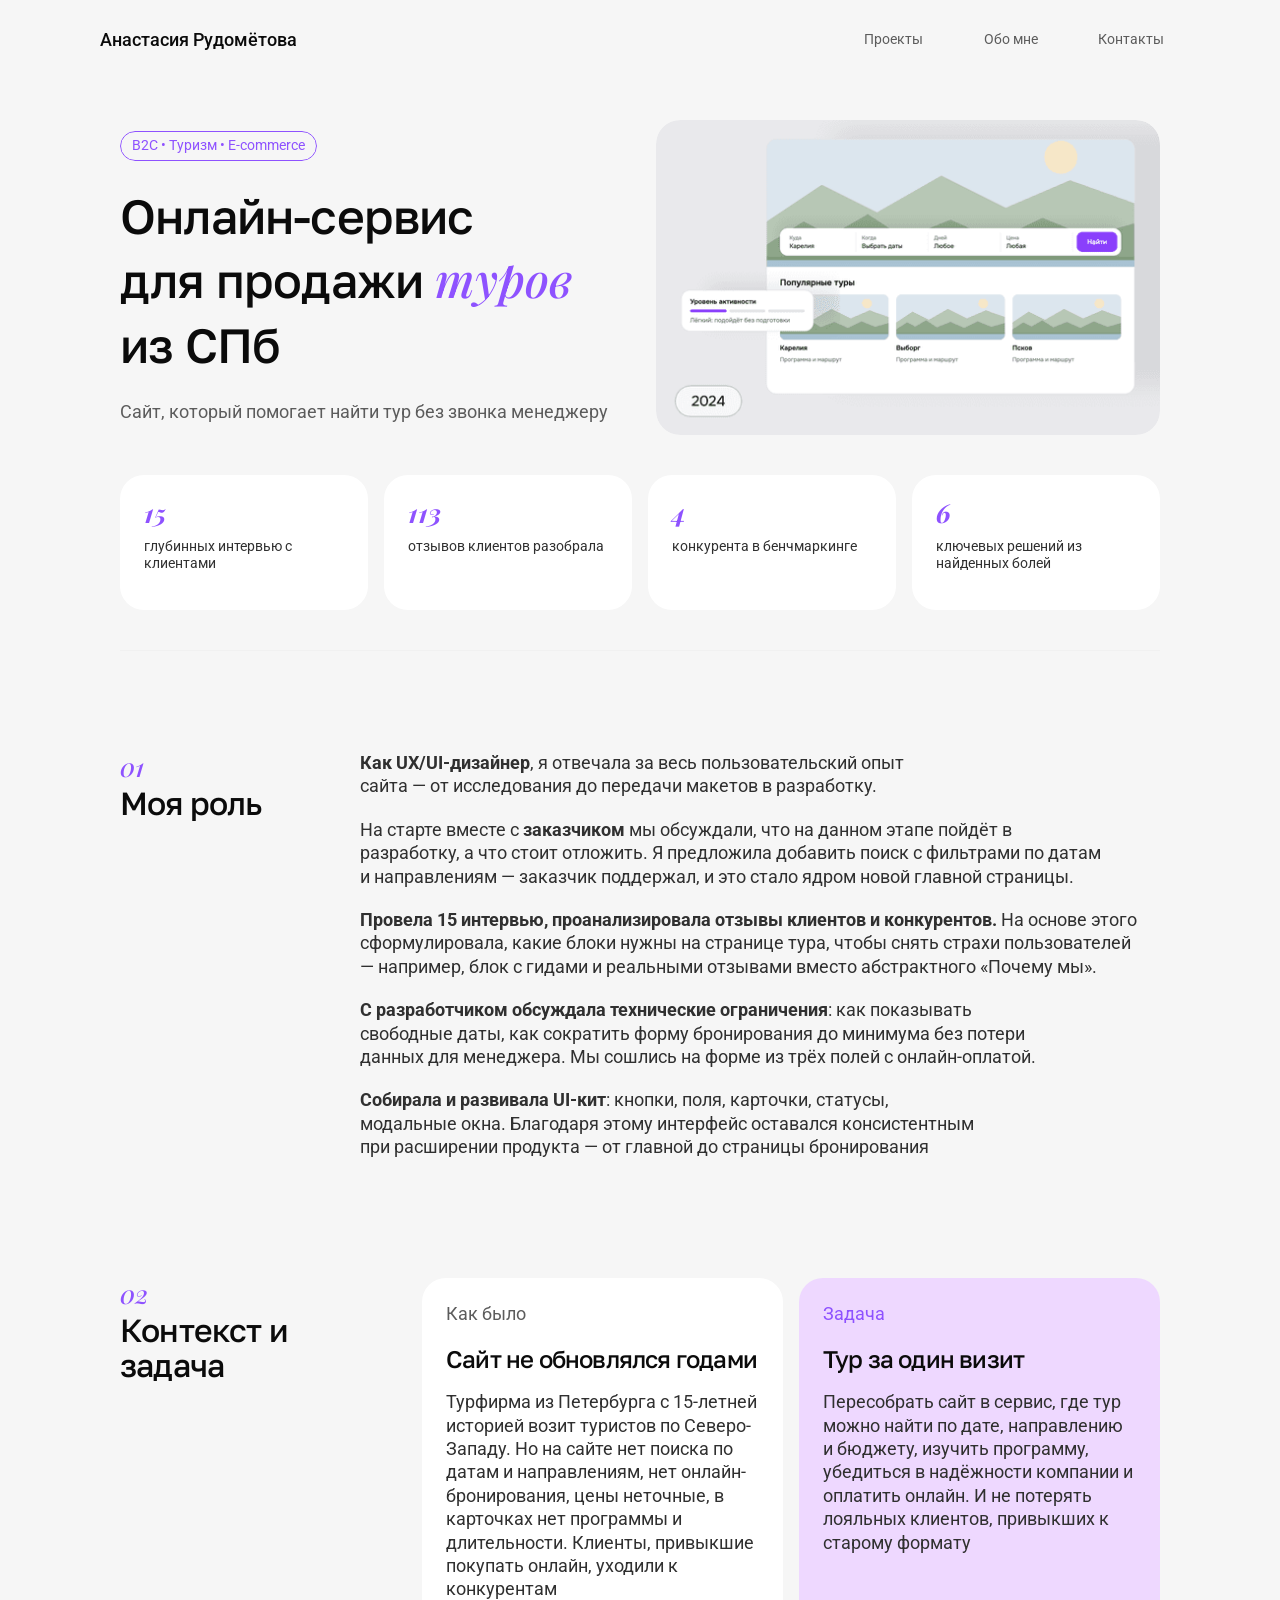
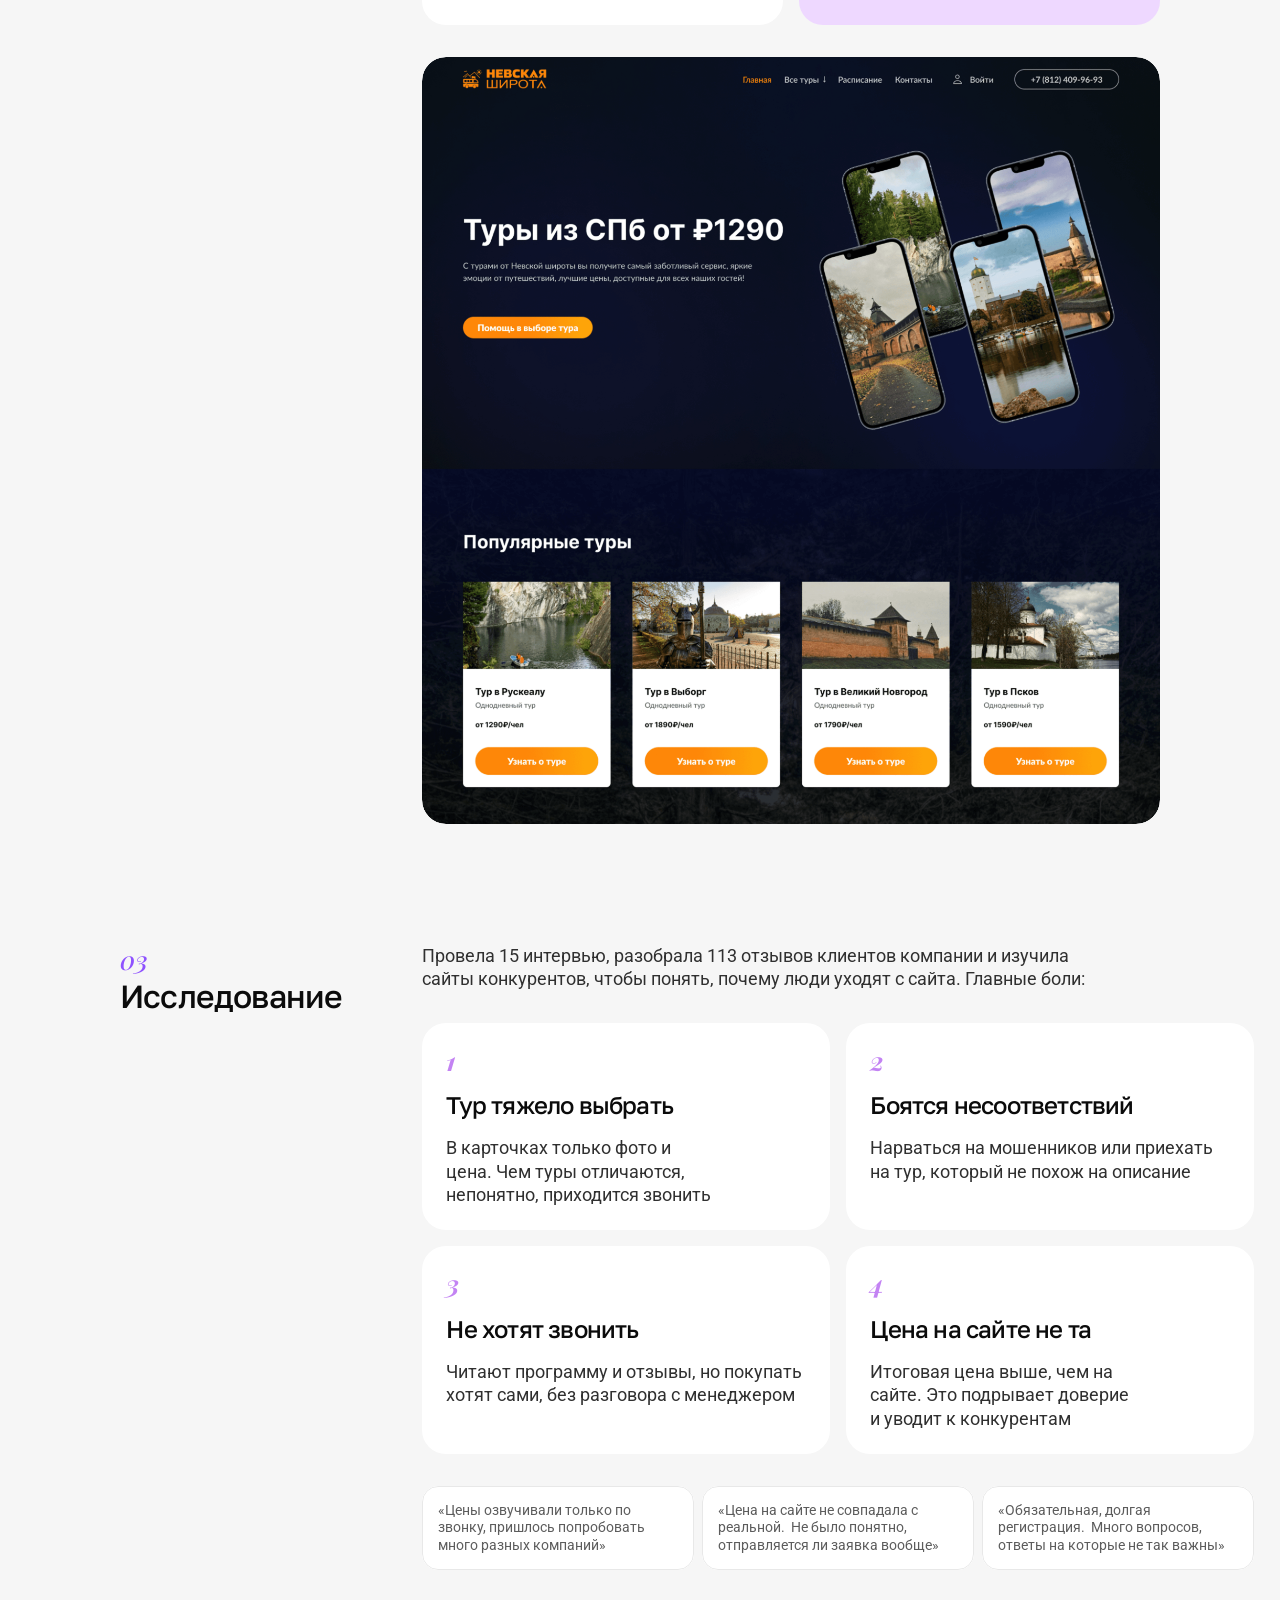
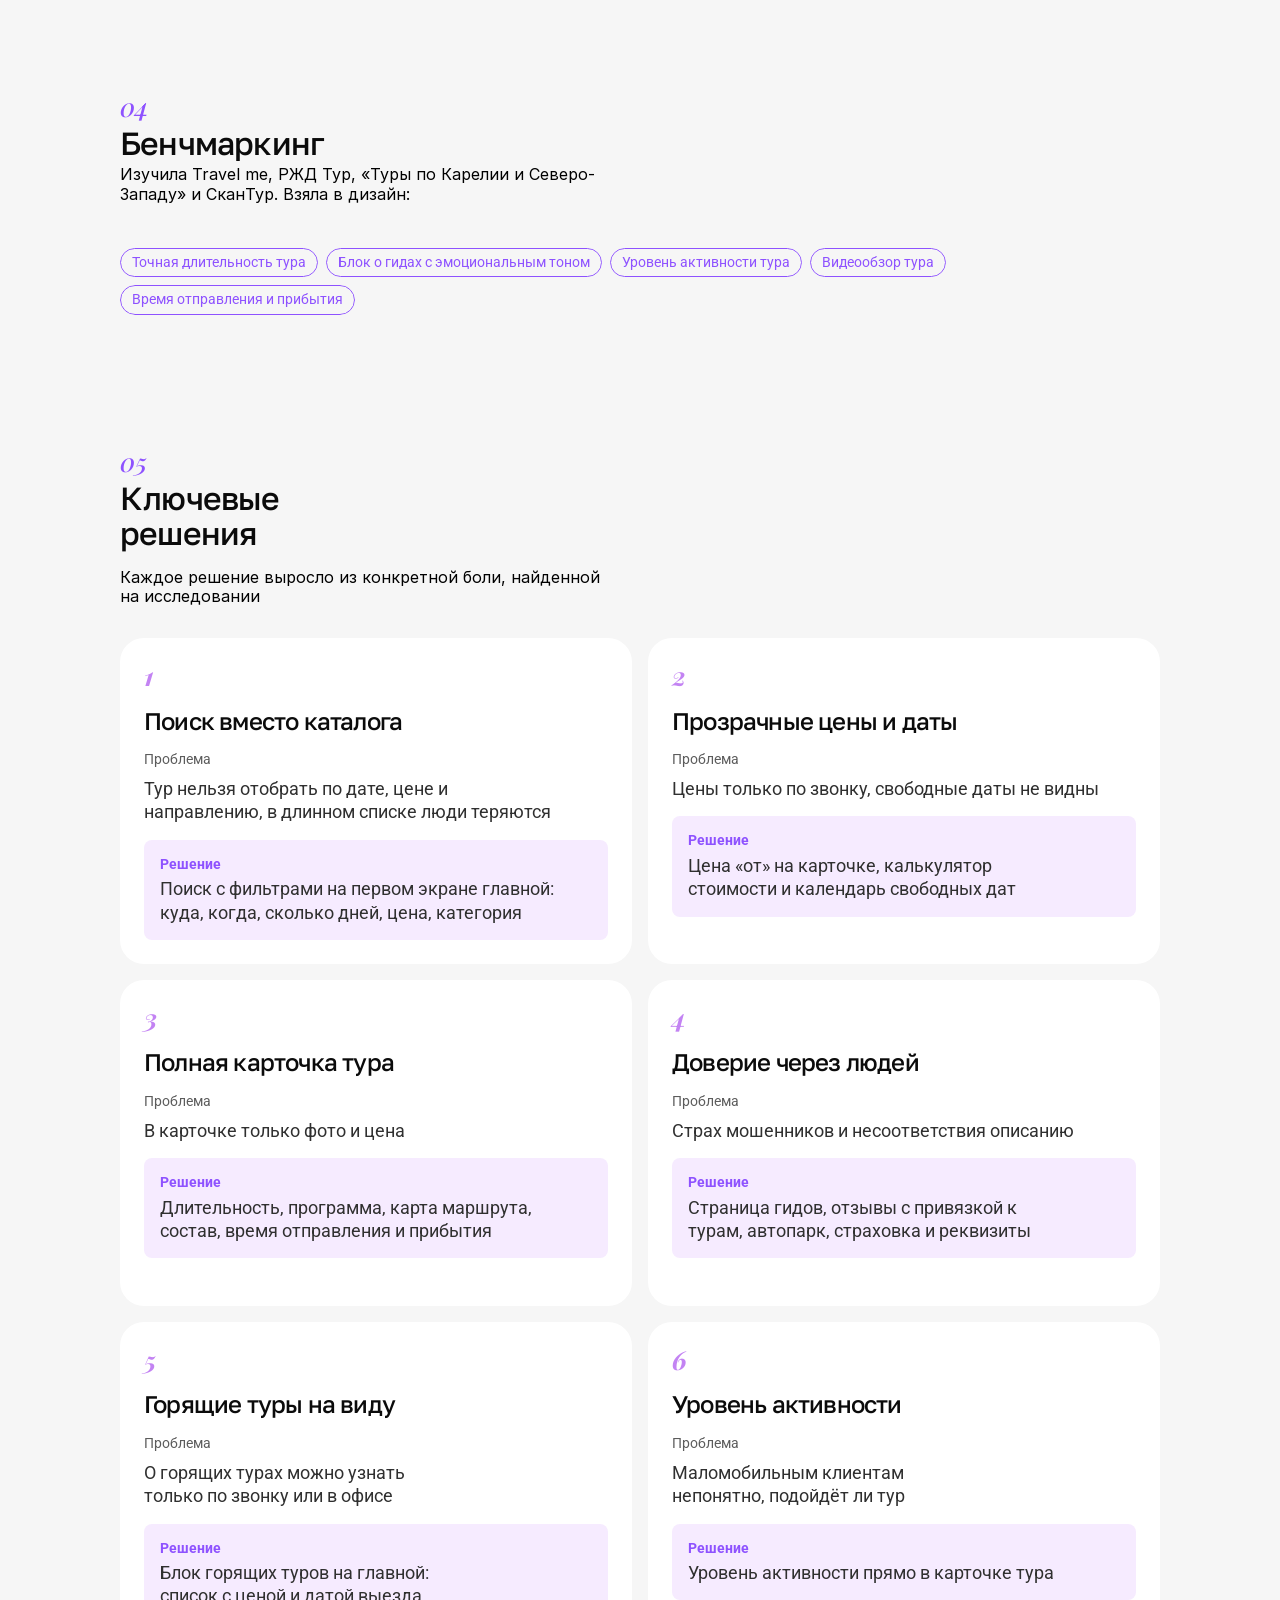
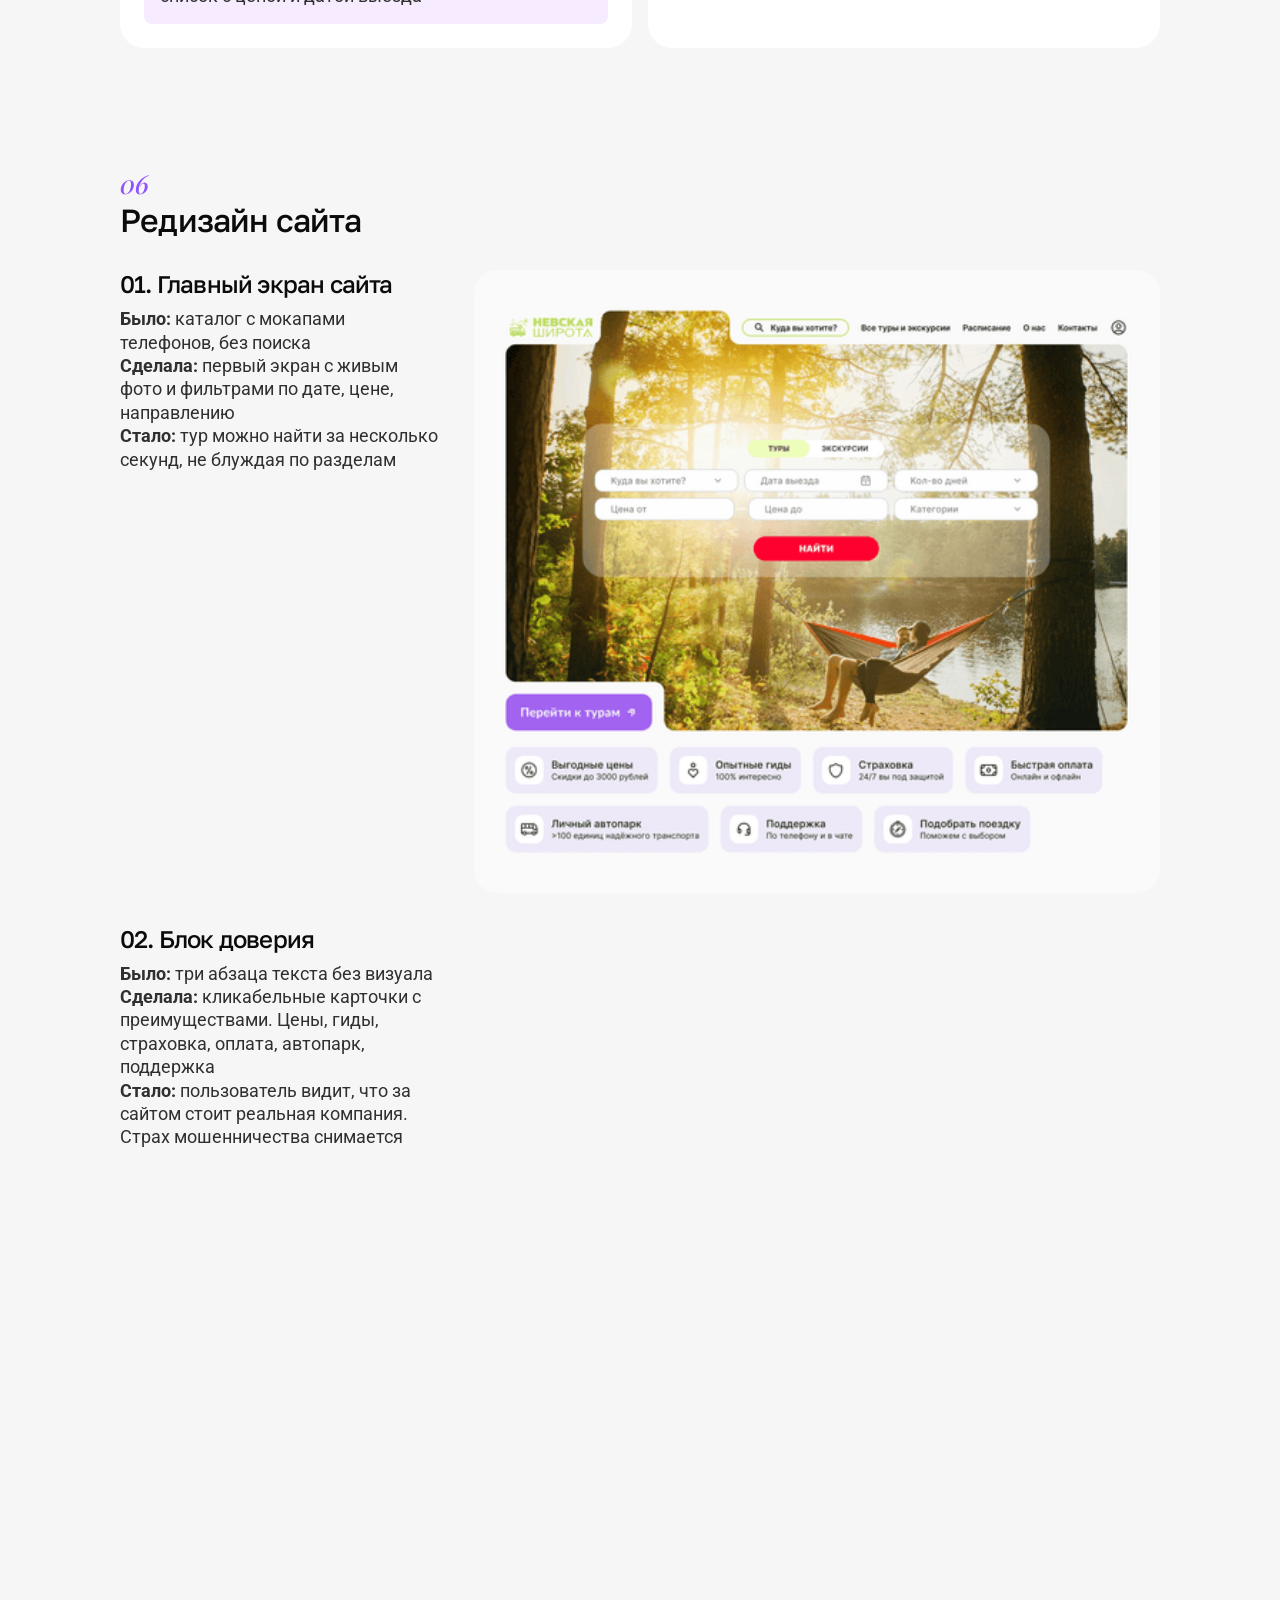
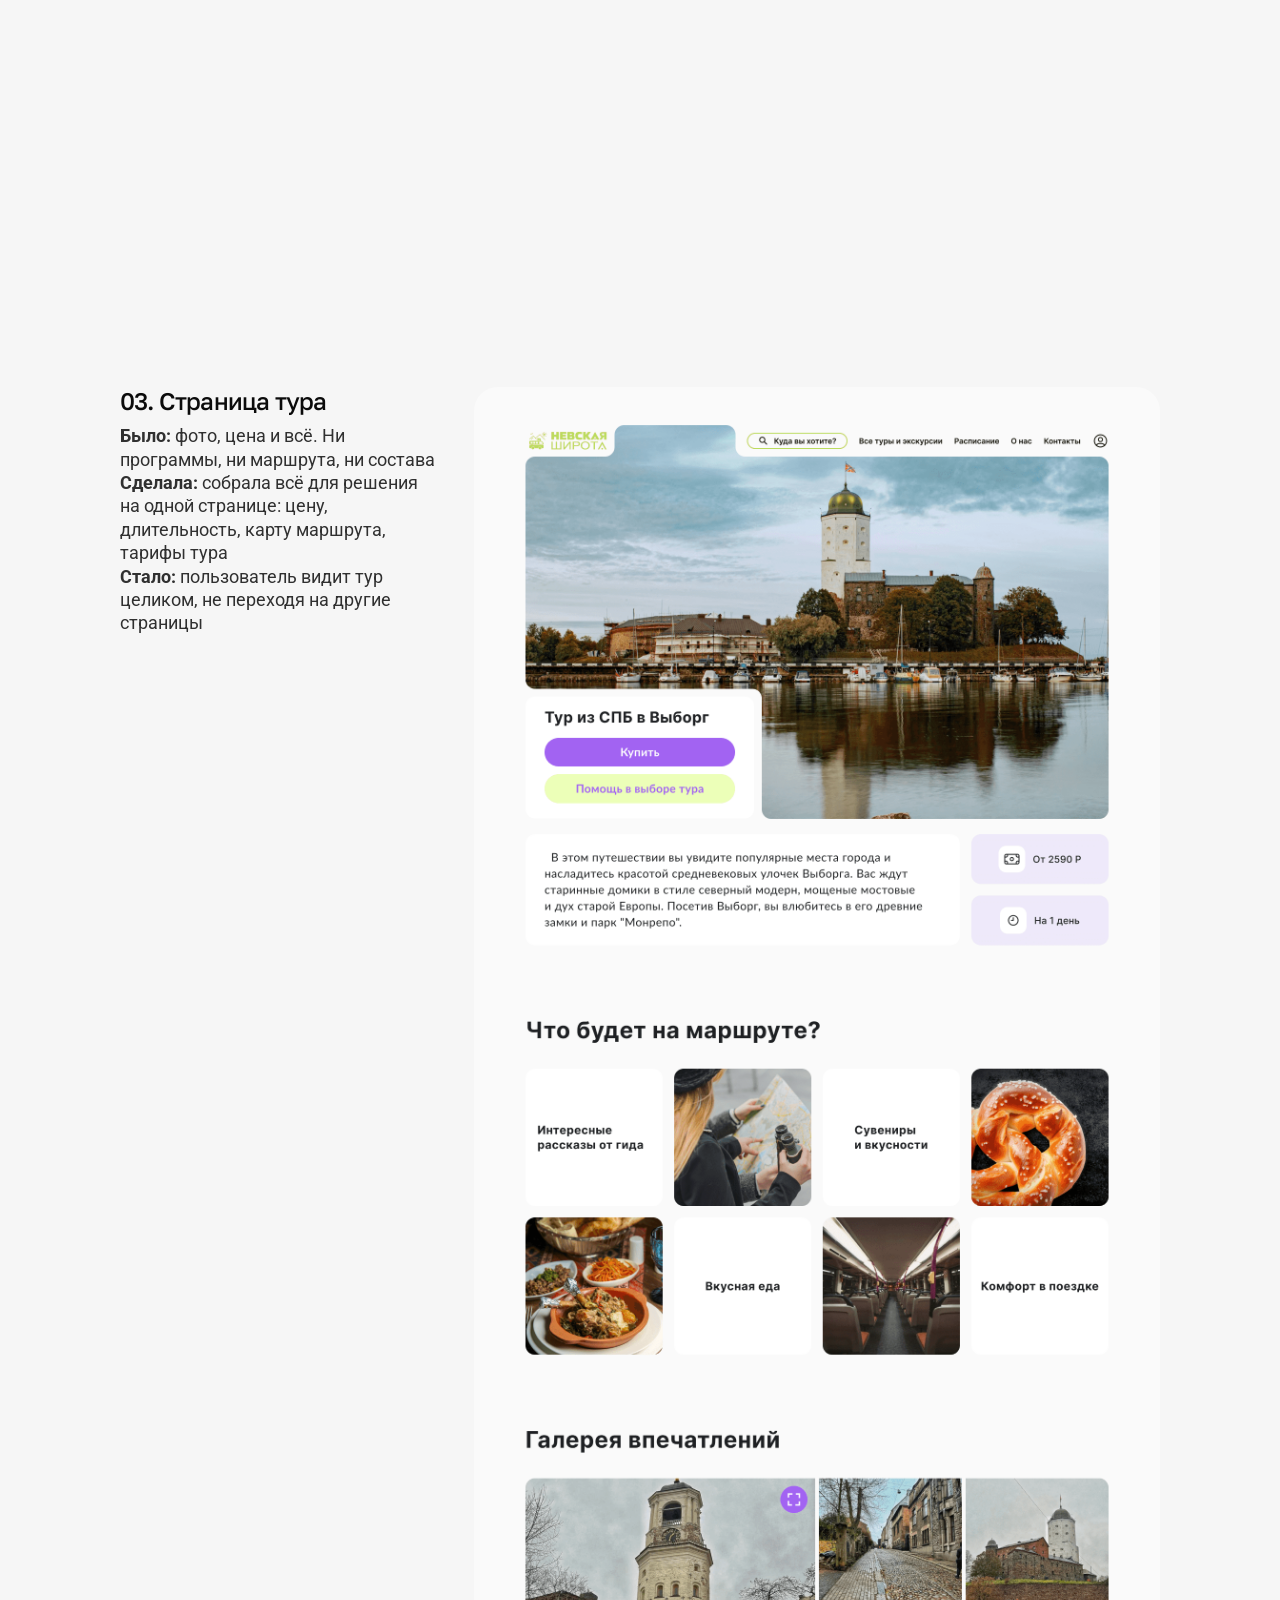
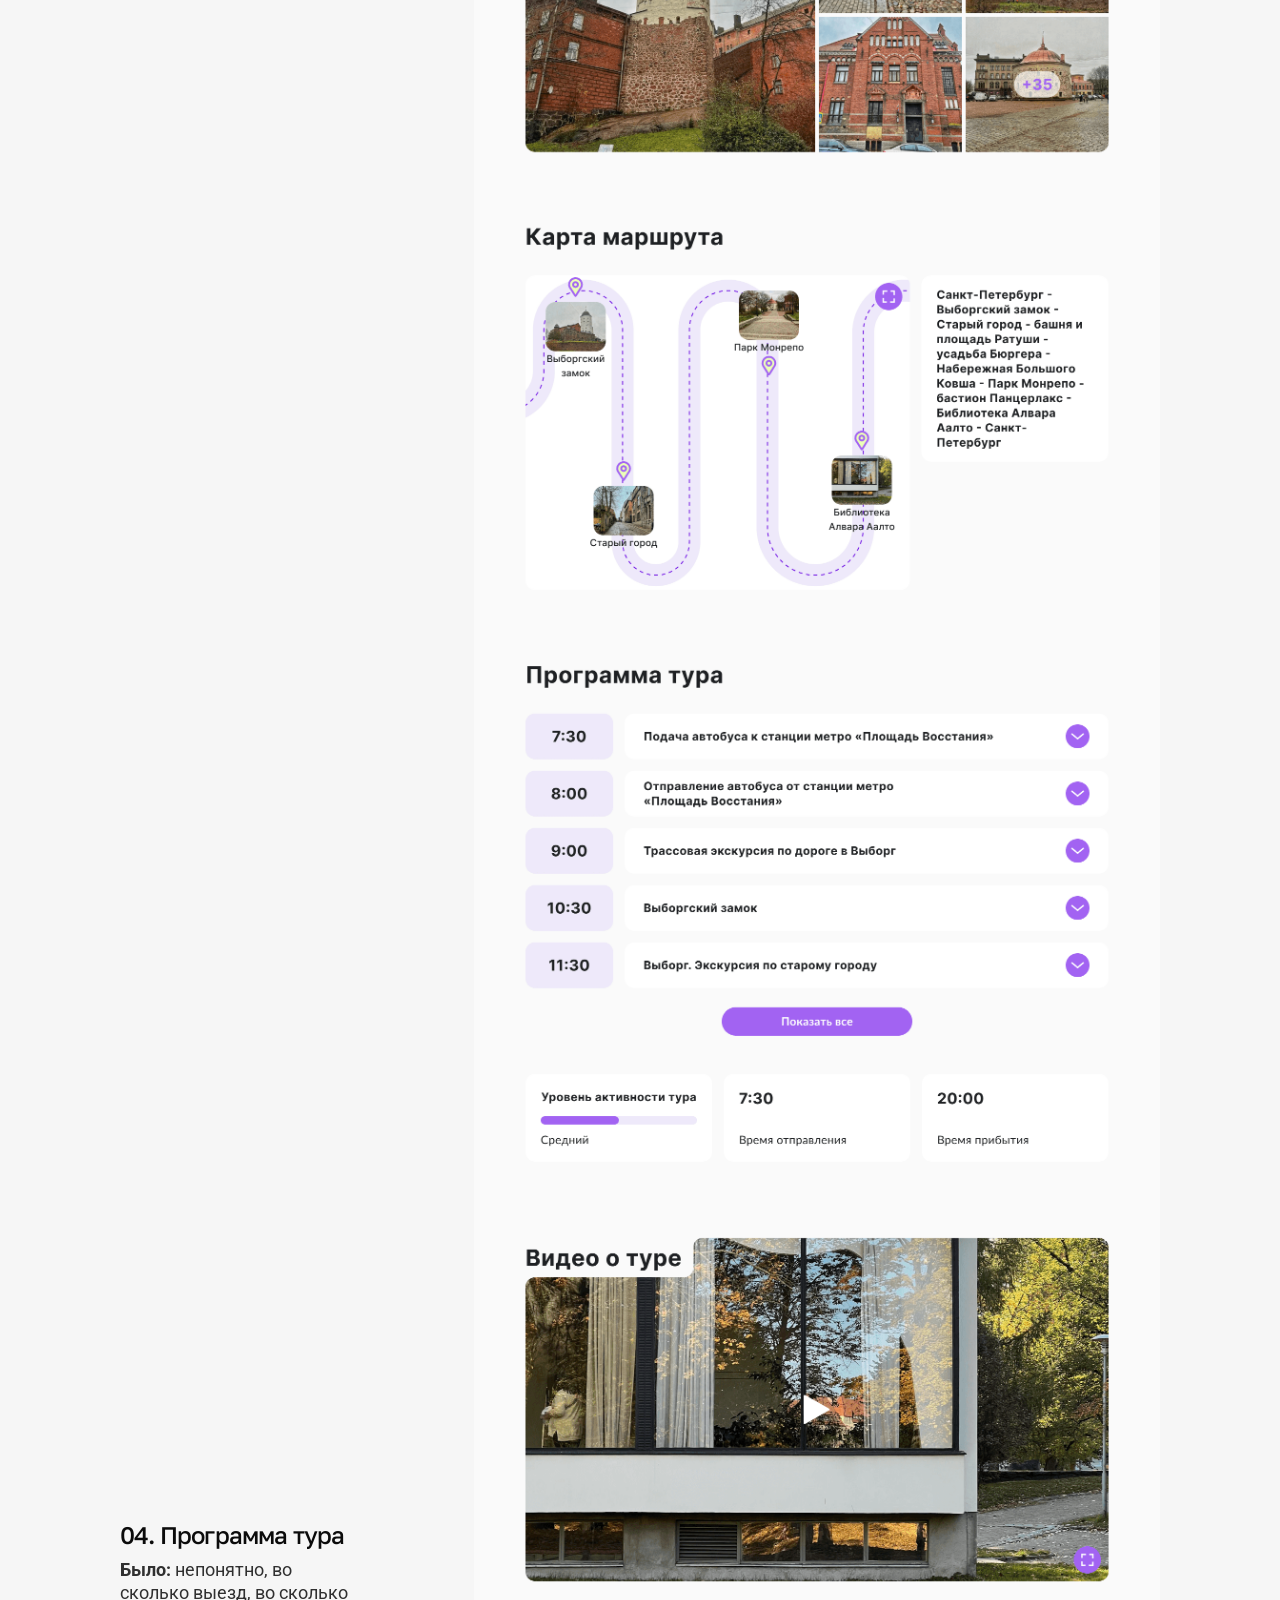
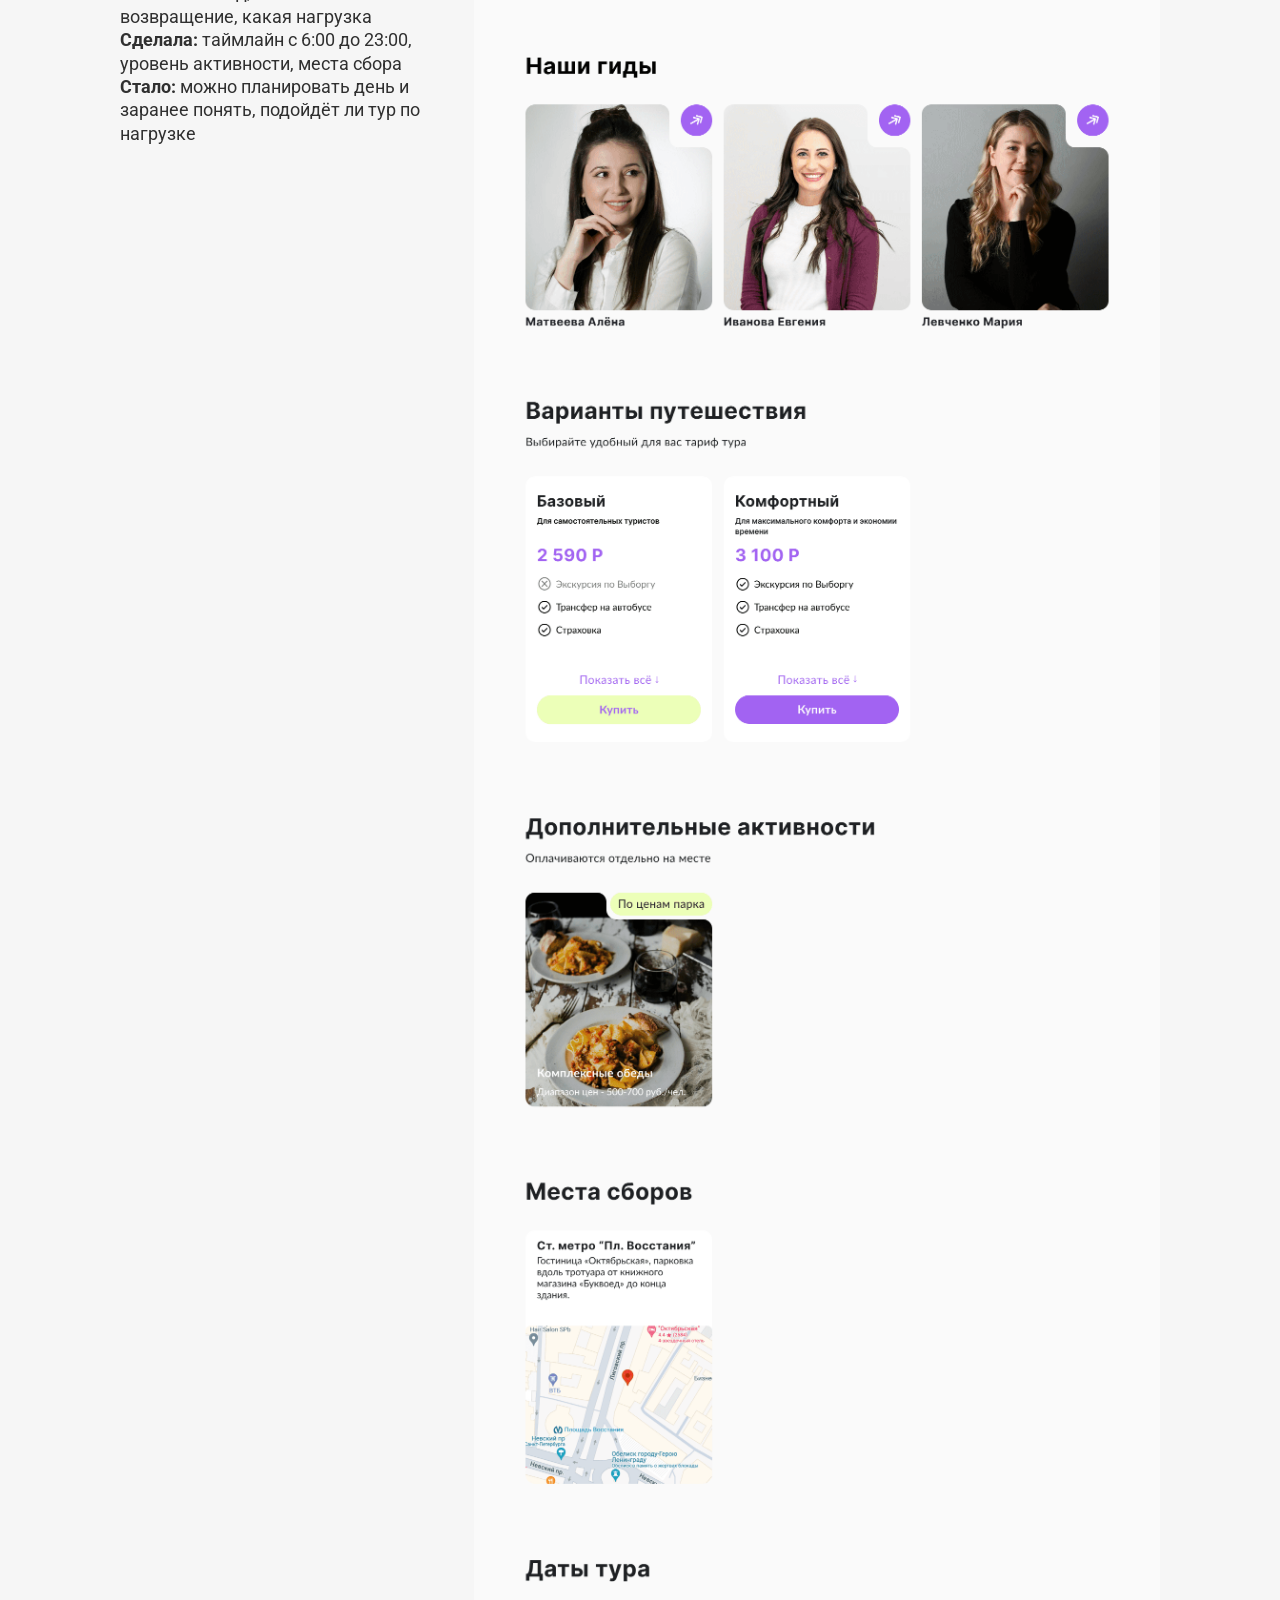
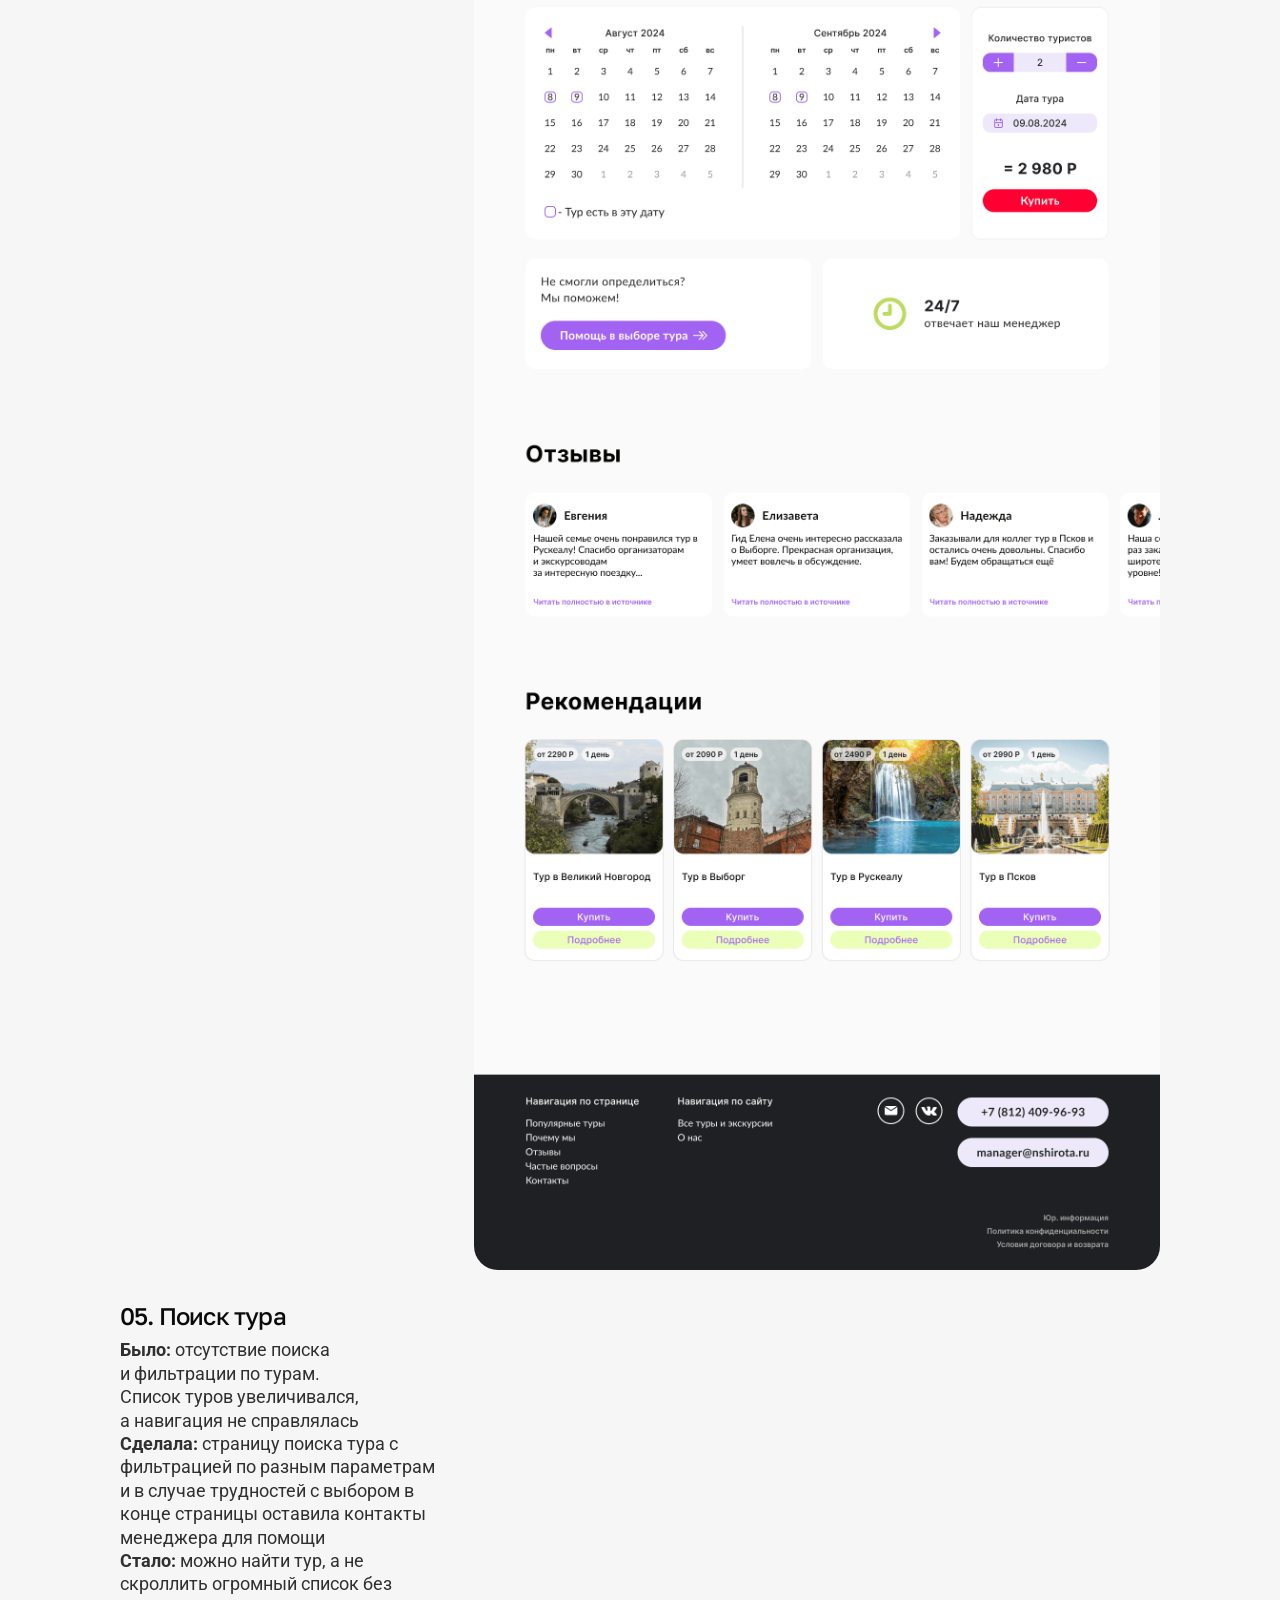
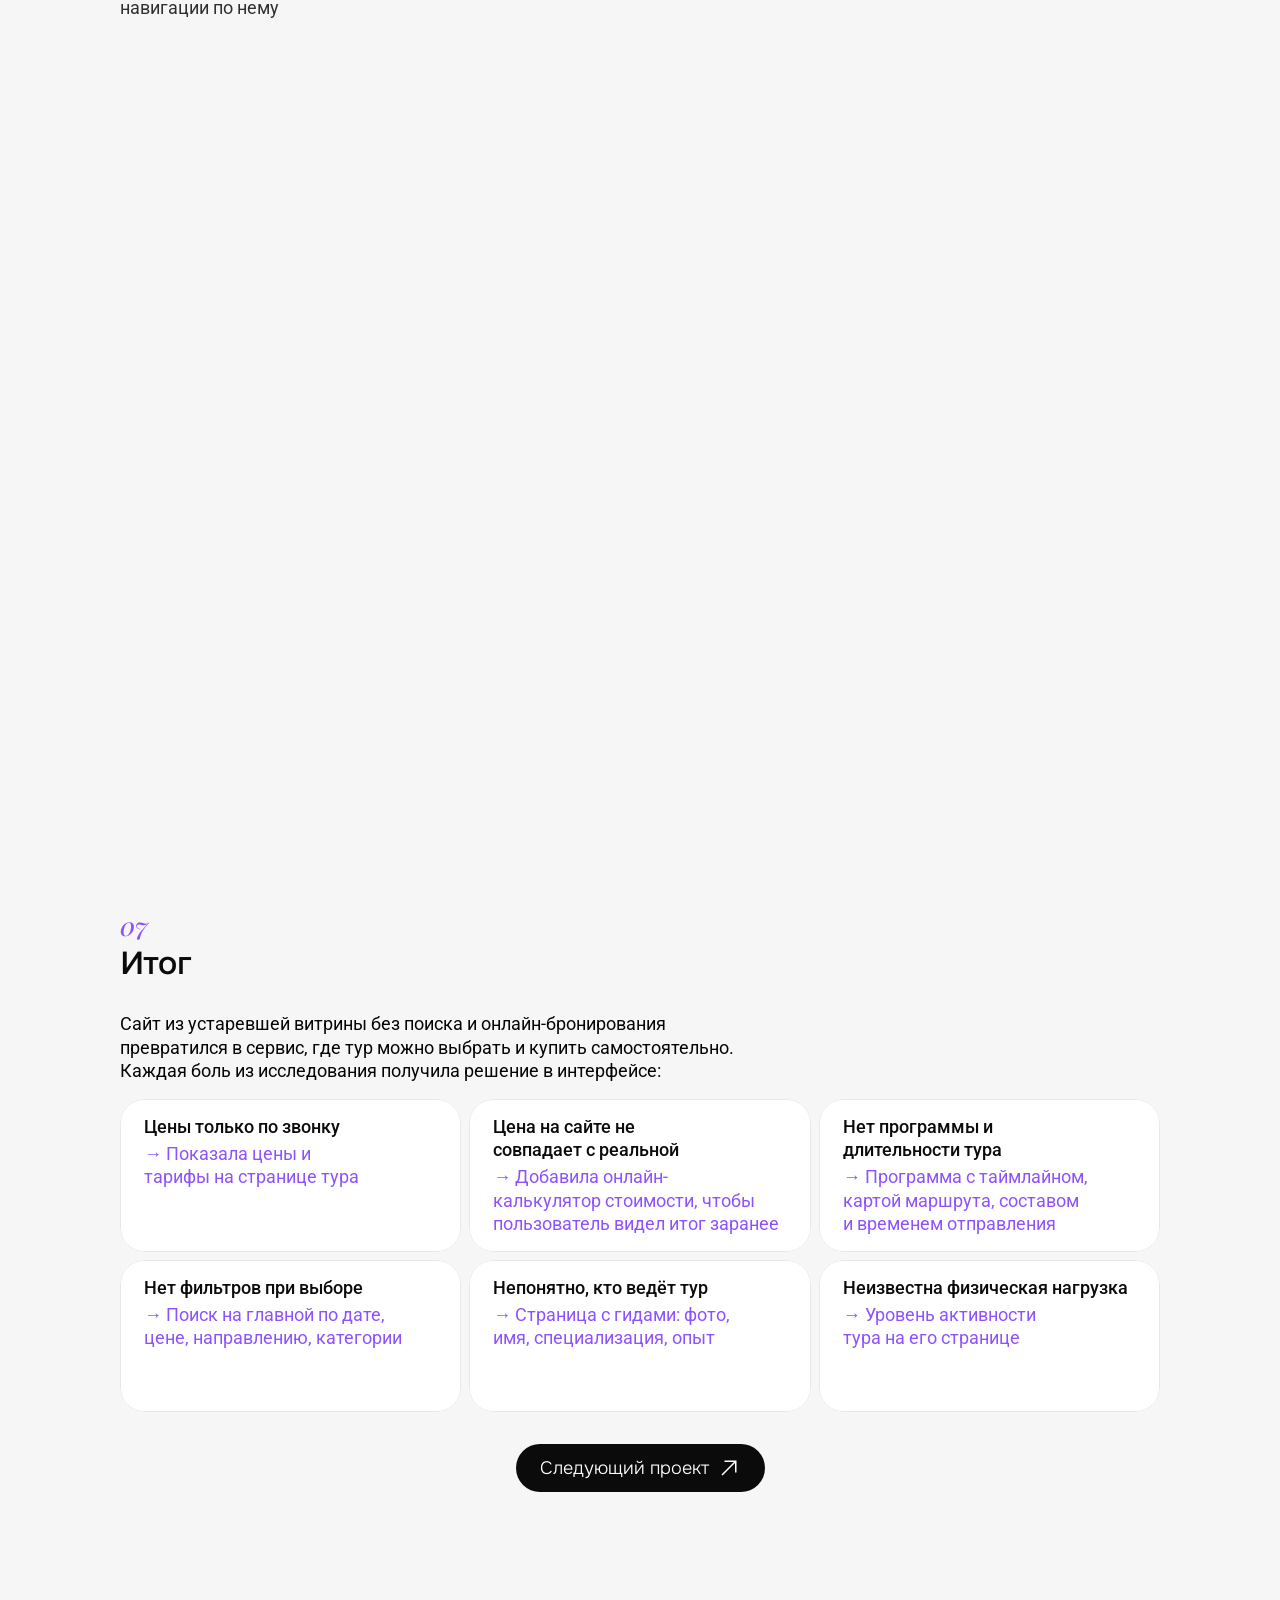
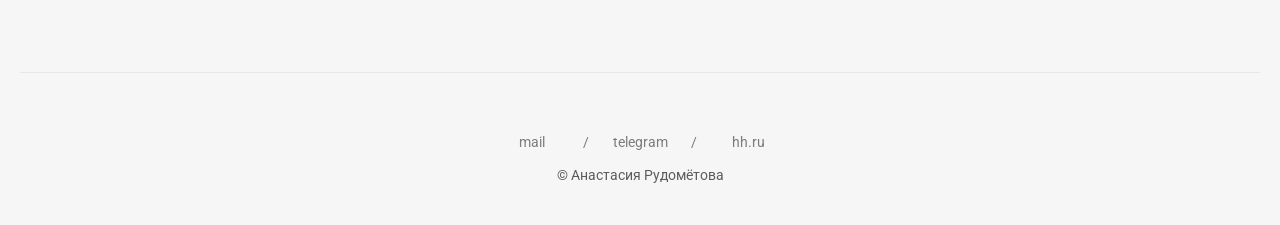
<file: spb-tours-ux-case.html>
<!DOCTYPE html>


<html dir="ltr" lang="ru">
<head>
<meta charset="utf-8"/>
<!-- Yandex.Metrika counter -->
<script type="text/javascript">
    (function(m,e,t,r,i,k,a){
        m[i]=m[i]||function(){(m[i].a=m[i].a||[]).push(arguments)};
        m[i].l=1*new Date();
        for (var j = 0; j < document.scripts.length; j++) {if (document.scripts[j].src === r) { return; }}
        k=e.createElement(t),a=e.getElementsByTagName(t)[0],k.async=1,k.src=r,a.parentNode.insertBefore(k,a)
    })(window, document,'script','https://mc.yandex.ru/metrika/tag.js?id=113986711', 'ym');

    ym(113986711, 'init', {ssr:true, webvisor:true, clickmap:true, ecommerce:"dataLayer", referrer: document.referrer, url: location.href, accurateTrackBounce:true, trackLinks:true});
</script>
<!-- /Yandex.Metrika counter -->

<meta content="width=device-width" name="viewport"/>

<title>Онлайн-сервис для продажи туров из Санкт-Петербурга</title>
<meta content="Кейс UX/UI дизайнера: сервис туров из Санкт-Петербурга. Как я проектировала пользовательский путь, бронирование и интерфейс туров" name="description"/>





<!-- Open Graph -->
<meta content="website" property="og:type"/>
<meta content="Онлайн-сервис для продажи туров из Санкт-Петербурга" property="og:title"/>
<meta content="Кейс UX/UI дизайнера: сервис туров из Санкт-Петербурга. Как я проектировала пользовательский путь, бронирование и интерфейс туров" property="og:description"/><meta content="assets/images/V2KAei1BtfKQf7umdm12NU4r0.webp" property="og:image"/>
<meta content="summary_large_image" name="twitter:card"/>
<meta content="Онлайн-сервис для продажи туров из Санкт-Петербурга" name="twitter:title"/>
<meta content="Кейс UX/UI дизайнера: сервис туров из Санкт-Петербурга. Как я проектировала пользовательский путь, бронирование и интерфейс туров" name="twitter:description"/><meta content="assets/images/V2KAei1BtfKQf7umdm12NU4r0.webp" name="twitter:image"/>

<style data-site-font-css="">/* cyrillic-ext */
@font-face {
  font-family: 'Onest';
  font-style: normal;
  font-weight: 300;
  font-display: swap;
  src: url(assets/fonts/google/onest-gNMZW3F-SZuj7zOT0IfSjTS16cPhqx-puBtNcWU.woff2) format('woff2');
  unicode-range: U+0460-052F, U+1C80-1C8A, U+20B4, U+2DE0-2DFF, U+A640-A69F, U+FE2E-FE2F;
}
/* cyrillic */
@font-face {
  font-family: 'Onest';
  font-style: normal;
  font-weight: 300;
  font-display: swap;
  src: url(assets/fonts/google/onest-gNMZW3F-SZuj7zOT0IfSjTS16cPhqx-psRtNcWU.woff2) format('woff2');
  unicode-range: U+0301, U+0400-045F, U+0490-0491, U+04B0-04B1, U+2116;
}
/* math */
@font-face {
  font-family: 'Onest';
  font-style: normal;
  font-weight: 300;
  font-display: swap;
  src: url(assets/fonts/google/onest-gNMZW3F-SZuj7zOT0IfSjTS16cPhqx-pyRtNcWU.woff2) format('woff2');
  unicode-range: U+0302-0303, U+0305, U+0307-0308, U+0310, U+0312, U+0315, U+031A, U+0326-0327, U+032C, U+032F-0330, U+0332-0333, U+0338, U+033A, U+0346, U+034D, U+0391-03A1, U+03A3-03A9, U+03B1-03C9, U+03D1, U+03D5-03D6, U+03F0-03F1, U+03F4-03F5, U+2016-2017, U+2034-2038, U+203C, U+2040, U+2043, U+2047, U+2050, U+2057, U+205F, U+2070-2071, U+2074-209F, U+20D0-20DC, U+20E1, U+20E5-20EF, U+2100-2112, U+2114-2115, U+2117-2121, U+2123-214F, U+2190, U+2192, U+2194-21AE, U+21B0-21E5, U+21F1-21F2, U+21F4-2211, U+2213-2214, U+2216-22FF, U+2308-230B, U+2310, U+2319, U+231C-2321, U+2336-237A, U+237C, U+2395, U+239B-23B7, U+23D0, U+23DC-23E1, U+2474-2475, U+25AF, U+25B3, U+25B7, U+25BD, U+25C1, U+25CA, U+25CC, U+25FB, U+266D-266F, U+27C0-27FF, U+2900-2AFF, U+2B0E-2B11, U+2B30-2B4C, U+2BFE, U+3030, U+FF5B, U+FF5D, U+1D400-1D7FF, U+1EE00-1EEFF;
}
/* symbols */
@font-face {
  font-family: 'Onest';
  font-style: normal;
  font-weight: 300;
  font-display: swap;
  src: url(assets/fonts/google/onest-gNMZW3F-SZuj7zOT0IfSjTS16cPhqx-p2xtNcWU.woff2) format('woff2');
  unicode-range: U+0001-000C, U+000E-001F, U+007F-009F, U+20DD-20E0, U+20E2-20E4, U+2150-218F, U+2190, U+2192, U+2194-2199, U+21AF, U+21E6-21F0, U+21F3, U+2218-2219, U+2299, U+22C4-22C6, U+2300-243F, U+2440-244A, U+2460-24FF, U+25A0-27BF, U+2800-28FF, U+2921-2922, U+2981, U+29BF, U+29EB, U+2B00-2BFF, U+4DC0-4DFF, U+FFF9-FFFB, U+10140-1018E, U+10190-1019C, U+101A0, U+101D0-101FD, U+102E0-102FB, U+10E60-10E7E, U+1D2C0-1D2D3, U+1D2E0-1D37F, U+1F000-1F0FF, U+1F100-1F1AE, U+1F1E6-1F1FF, U+1F30D-1F30F, U+1F315, U+1F31C, U+1F31E, U+1F320-1F32C, U+1F336, U+1F378, U+1F37D, U+1F382, U+1F393-1F39F, U+1F3A7-1F3A8, U+1F3AC-1F3AF, U+1F3C2, U+1F3C4-1F3C6, U+1F3CA-1F3CE, U+1F3D4-1F3E0, U+1F3ED, U+1F3F1-1F3F3, U+1F3F5-1F3F7, U+1F408, U+1F415, U+1F41F, U+1F426, U+1F43F, U+1F441-1F442, U+1F444, U+1F446-1F449, U+1F44C-1F44E, U+1F453, U+1F46A, U+1F47D, U+1F4A3, U+1F4B0, U+1F4B3, U+1F4B9, U+1F4BB, U+1F4BF, U+1F4C8-1F4CB, U+1F4D6, U+1F4DA, U+1F4DF, U+1F4E3-1F4E6, U+1F4EA-1F4ED, U+1F4F7, U+1F4F9-1F4FB, U+1F4FD-1F4FE, U+1F503, U+1F507-1F50B, U+1F50D, U+1F512-1F513, U+1F53E-1F54A, U+1F54F-1F5FA, U+1F610, U+1F650-1F67F, U+1F687, U+1F68D, U+1F691, U+1F694, U+1F698, U+1F6AD, U+1F6B2, U+1F6B9-1F6BA, U+1F6BC, U+1F6C6-1F6CF, U+1F6D3-1F6D7, U+1F6E0-1F6EA, U+1F6F0-1F6F3, U+1F6F7-1F6FC, U+1F700-1F80B, U+1F810-1F847, U+1F850-1F859, U+1F860-1F887, U+1F890-1F8AD, U+1F8B0-1F8BB, U+1F8C0-1F8C1, U+1F8D0-1F8D8, U+1F900-1F90B, U+1F93B, U+1F946, U+1F984, U+1F996, U+1F9E9, U+1FA00-1FA6F, U+1FA70-1FA7C, U+1FA80-1FAC6, U+1FAC8, U+1FACC-1FADD, U+1FADF-1FAEB, U+1FAEF-1FAFA, U+1FB00-1FBFF;
}
/* vietnamese */
@font-face {
  font-family: 'Onest';
  font-style: normal;
  font-weight: 300;
  font-display: swap;
  src: url(assets/fonts/google/onest-gNMZW3F-SZuj7zOT0IfSjTS16cPhqx-puhtNcWU.woff2) format('woff2');
  unicode-range: U+0102-0103, U+0110-0111, U+0128-0129, U+0168-0169, U+01A0-01A1, U+01AF-01B0, U+0300-0301, U+0303-0304, U+0308-0309, U+0323, U+0329, U+1EA0-1EF9, U+20AB;
}
/* latin-ext */
@font-face {
  font-family: 'Onest';
  font-style: normal;
  font-weight: 300;
  font-display: swap;
  src: url(assets/fonts/google/onest-gNMZW3F-SZuj7zOT0IfSjTS16cPhqx-puxtNcWU.woff2) format('woff2');
  unicode-range: U+0100-02BA, U+02BD-02C5, U+02C7-02CC, U+02CE-02D7, U+02DD-02FF, U+0304, U+0308, U+0329, U+1D00-1DBF, U+1E00-1E9F, U+1EF2-1EFF, U+2020, U+20A0-20AB, U+20AD-20C4, U+2113, U+2C60-2C7F, U+A720-A7FF;
}
/* latin */
@font-face {
  font-family: 'Onest';
  font-style: normal;
  font-weight: 300;
  font-display: swap;
  src: url(assets/fonts/google/onest-gNMZW3F-SZuj7zOT0IfSjTS16cPhqx-ptRtN.woff2) format('woff2');
  unicode-range: U+0000-00FF, U+0131, U+0152-0153, U+02BB-02BC, U+02C6, U+02DA, U+02DC, U+0304, U+0308, U+0329, U+2000-206F, U+20AC, U+2122, U+2191, U+2193, U+2212, U+2215, U+FEFF, U+FFFD;
}

@font-face { font-family: "Golos Text"; src: url("assets/fonts/google/golostext-q5uXsoe9Lv5t7Meb31EcOR9UdVTNs822plVRRQ5ZEr8zXcyx.woff2"); font-display: swap; font-style: normal; font-weight: 400 }
@font-face { font-family: "Playfair Display"; src: url("assets/fonts/google/playfairdisplay-nuFRD-vYSZviVYUb_rj3ij__anPXDTnCjmHKM4nYO7KN_pqTbtPK-F2rA0s.woff2"); font-display: swap; font-style: italic; font-weight: 500 }
@font-face { font-family: "Golos Text"; src: url("assets/fonts/google/golostext-q5uXsoe9Lv5t7Meb31EcOR9UdVTNs822plVjRQ5ZEr8zXcyx.woff2"); font-display: swap; font-style: normal; font-weight: 500 }
@font-face { font-family: "Playfair Display"; src: url("assets/fonts/google/playfairdisplay-nuFRD-vYSZviVYUb_rj3ij__anPXDTnCjmHKM4nYO7KN_qiTbtPK-F2rA0s.woff2"); font-display: swap; font-style: italic; font-weight: 400 }
@font-face { font-family: "Roboto"; src: url("assets/fonts/google/roboto-KFOMCnqEu92Fr1ME7kSn66aGLdTylUAMQXC89YmC2DPNWubEbWmWggvWl0Qn.woff2"); font-display: swap; font-style: normal; font-weight: 400 }
@font-face { font-family: "Roboto"; src: url("assets/fonts/google/roboto-KFOMCnqEu92Fr1ME7kSn66aGLdTylUAMQXC89YmC2DPNWuYjammWggvWl0Qn.woff2"); font-display: swap; font-style: normal; font-weight: 700 }
@font-face { font-family: "Roboto"; src: url("assets/fonts/google/roboto-KFOKCnqEu92Fr1Mu53ZEC9_Vu3r1gIhOszmOClHrs6ljXfMMLmbXiAr0klQnx24.woff2"); font-display: swap; font-style: italic; font-weight: 700 }
@font-face { font-family: "Roboto"; src: url("assets/fonts/google/roboto-KFOKCnqEu92Fr1Mu53ZEC9_Vu3r1gIhOszmOClHrs6ljXfMMLoHQiAr0klQnx24.woff2"); font-display: swap; font-style: italic; font-weight: 400 }
@font-face { font-family: "Golos Text"; src: url("assets/fonts/google/golostext-q5uXsoe9Lv5t7Meb31EcOR9UdVTNs822plW2Qg5ZEr8zXcyx.woff2"); font-display: swap; font-style: normal; font-weight: 700 }
@font-face { font-family: "Playfair Display"; src: url("assets/fonts/google/playfairdisplay-nuFRD-vYSZviVYUb_rj3ij__anPXDTnCjmHKM4nYO7KN_k-UbtPK-F2rA0s.woff2"); font-display: swap; font-style: italic; font-weight: 700 }
@font-face { font-family: "Roboto"; src: url("assets/fonts/google/roboto-KFOMCnqEu92Fr1ME7kSn66aGLdTylUAMQXC89YmC2DPNWub2bWmWggvWl0Qn.woff2"); font-display: swap; font-style: normal; font-weight: 500 }
@font-face { font-family: "Roboto"; src: url("assets/fonts/google/roboto-KFOKCnqEu92Fr1Mu53ZEC9_Vu3r1gIhOszmOClHrs6ljXfMMLl_XiAr0klQnx24.woff2"); font-display: swap; font-style: italic; font-weight: 600 }
@font-face { font-family: "Roboto"; src: url("assets/fonts/google/roboto-KFOKCnqEu92Fr1Mu53ZEC9_Vu3r1gIhOszmOClHrs6ljXfMMLrPQiAr0klQnx24.woff2"); font-display: swap; font-style: italic; font-weight: 500 }
@font-face { font-family: "Inter"; src: url("assets/fonts/05KsVHGDmqXSBXM4yRZ65P8i0s.woff2"); font-style: italic; font-weight: 900; unicode-range: U+0460-052F, U+1C80-1C88, U+20B4, U+2DE0-2DFF, U+A640-A69F, U+FE2E-FE2F }
@font-face { font-family: "Inter"; src: url("assets/fonts/ky8ovPukK4dJ1Pxq74qGhOqCYI.woff2"); font-style: italic; font-weight: 900; unicode-range: U+0301, U+0400-045F, U+0490-0491, U+04B0-04B1, U+2116 }
@font-face { font-family: "Inter"; src: url("assets/fonts/vvNSqIj42qeQ2bvCRBIWKHscrc.woff2"); font-style: italic; font-weight: 900; unicode-range: U+1F00-1FFF }
@font-face { font-family: "Inter"; src: url("assets/fonts/3ZmXbBKToJifDV9gwcifVd1tEY.woff2"); font-style: italic; font-weight: 900; unicode-range: U+0370-03FF }
@font-face { font-family: "Inter"; src: url("assets/fonts/FNfhX3dt4ChuLJq2PwdlxHO7PU.woff2"); font-style: italic; font-weight: 900; unicode-range: U+0100-024F, U+0259, U+1E00-1EFF, U+2020, U+20A0-20AB, U+20AD-20CF, U+2113, U+2C60-2C7F, U+A720-A7FF }
@font-face { font-family: "Inter"; src: url("assets/fonts/gcnfba68tfm7qAyrWRCf9r34jg.woff2"); font-style: italic; font-weight: 900; unicode-range: U+0000-00FF, U+0131, U+0152-0153, U+02BB-02BC, U+02C6, U+02DA, U+02DC, U+2000-206F, U+2070, U+2074-207E, U+2080-208E, U+20AC, U+2122, U+2191, U+2193, U+2212, U+2215, U+FEFF, U+FFFD }
@font-face { font-family: "Inter"; src: url("assets/fonts/efTfQcBJ53kM2pB1hezSZ3RDUFs.woff2"); font-style: italic; font-weight: 900; unicode-range: U+0102-0103, U+0110-0111, U+0128-0129, U+0168-0169, U+01A0-01A1, U+01AF-01B0, U+1EA0-1EF9, U+20AB }
@font-face { font-family: "Inter"; src: url("assets/fonts/H89BbHkbHDzlxZzxi8uPzTsp90.woff2"); font-display: swap; font-style: italic; font-weight: 700; unicode-range: U+0460-052F, U+1C80-1C88, U+20B4, U+2DE0-2DFF, U+A640-A69F, U+FE2E-FE2F }
@font-face { font-family: "Inter"; src: url("assets/fonts/u6gJwDuwB143kpNK1T1MDKDWkMc.woff2"); font-display: swap; font-style: italic; font-weight: 700; unicode-range: U+0301, U+0400-045F, U+0490-0491, U+04B0-04B1, U+2116 }
@font-face { font-family: "Inter"; src: url("assets/fonts/43sJ6MfOPh1LCJt46OvyDuSbA6o.woff2"); font-display: swap; font-style: italic; font-weight: 700; unicode-range: U+1F00-1FFF }
@font-face { font-family: "Inter"; src: url("assets/fonts/wccHG0r4gBDAIRhfHiOlq6oEkqw.woff2"); font-display: swap; font-style: italic; font-weight: 700; unicode-range: U+0370-03FF }
@font-face { font-family: "Inter"; src: url("assets/fonts/WZ367JPwf9bRW6LdTHN8rXgSjw.woff2"); font-display: swap; font-style: italic; font-weight: 700; unicode-range: U+0100-024F, U+0259, U+1E00-1EFF, U+2020, U+20A0-20AB, U+20AD-20CF, U+2113, U+2C60-2C7F, U+A720-A7FF }
@font-face { font-family: "Inter"; src: url("assets/fonts/ia3uin3hQWqDrVloC1zEtYHWw.woff2"); font-display: swap; font-style: italic; font-weight: 700; unicode-range: U+0000-00FF, U+0131, U+0152-0153, U+02BB-02BC, U+02C6, U+02DA, U+02DC, U+2000-206F, U+2070, U+2074-207E, U+2080-208E, U+20AC, U+2122, U+2191, U+2193, U+2212, U+2215, U+FEFF, U+FFFD }
@font-face { font-family: "Inter"; src: url("assets/fonts/2A4Xx7CngadFGlVV4xrO06OBHY.woff2"); font-display: swap; font-style: italic; font-weight: 700; unicode-range: U+0102-0103, U+0110-0111, U+0128-0129, U+0168-0169, U+01A0-01A1, U+01AF-01B0, U+1EA0-1EF9, U+20AB }
@font-face { font-family: "Inter"; src: url("assets/fonts/mkY5Sgyq51ik0AMrSBwhm9DJg.woff2"); font-style: normal; font-weight: 900; unicode-range: U+0460-052F, U+1C80-1C88, U+20B4, U+2DE0-2DFF, U+A640-A69F, U+FE2E-FE2F }
@font-face { font-family: "Inter"; src: url("assets/fonts/X5hj6qzcHUYv7h1390c8Rhm6550.woff2"); font-style: normal; font-weight: 900; unicode-range: U+0301, U+0400-045F, U+0490-0491, U+04B0-04B1, U+2116 }
@font-face { font-family: "Inter"; src: url("assets/fonts/gQhNpS3tN86g8RcVKYUUaKt2oMQ.woff2"); font-style: normal; font-weight: 900; unicode-range: U+1F00-1FFF }
@font-face { font-family: "Inter"; src: url("assets/fonts/cugnVhSraaRyANCaUtI5FV17wk.woff2"); font-style: normal; font-weight: 900; unicode-range: U+0370-03FF }
@font-face { font-family: "Inter"; src: url("assets/fonts/5HcVoGak8k5agFJSaKa4floXVu0.woff2"); font-style: normal; font-weight: 900; unicode-range: U+0100-024F, U+0259, U+1E00-1EFF, U+2020, U+20A0-20AB, U+20AD-20CF, U+2113, U+2C60-2C7F, U+A720-A7FF }
@font-face { font-family: "Inter"; src: url("assets/fonts/rZ5DdENNqIdFTIyQQiP5isO7M.woff2"); font-style: normal; font-weight: 900; unicode-range: U+0000-00FF, U+0131, U+0152-0153, U+02BB-02BC, U+02C6, U+02DA, U+02DC, U+2000-206F, U+2070, U+2074-207E, U+2080-208E, U+20AC, U+2122, U+2191, U+2193, U+2212, U+2215, U+FEFF, U+FFFD }
@font-face { font-family: "Inter"; src: url("assets/fonts/P2Bw01CtL0b9wqygO0sSVogWbo.woff2"); font-style: normal; font-weight: 900; unicode-range: U+0102-0103, U+0110-0111, U+0128-0129, U+0168-0169, U+01A0-01A1, U+01AF-01B0, U+1EA0-1EF9, U+20AB }
@font-face { font-family: "Montserrat"; src: url("assets/fonts/DI2GHUWG3WKRXISSCTNDMTWKWZC25UIW.woff2"); font-display: swap; font-style: normal; font-weight: 400 }
@font-face { font-family: "Inter"; src: url("assets/fonts/5vvr9Vy74if2I6bQbJvbw7SY1pQ.woff2"); font-display: swap; font-style: normal; font-weight: 400; unicode-range: U+0460-052F, U+1C80-1C88, U+20B4, U+2DE0-2DFF, U+A640-A69F, U+FE2E-FE2F }
@font-face { font-family: "Inter"; src: url("assets/fonts/EOr0mi4hNtlgWNn9if640EZzXCo.woff2"); font-display: swap; font-style: normal; font-weight: 400; unicode-range: U+0301, U+0400-045F, U+0490-0491, U+04B0-04B1, U+2116 }
@font-face { font-family: "Inter"; src: url("assets/fonts/Y9k9QrlZAqio88Klkmbd8VoMQc.woff2"); font-display: swap; font-style: normal; font-weight: 400; unicode-range: U+1F00-1FFF }
@font-face { font-family: "Inter"; src: url("assets/fonts/OYrD2tBIBPvoJXiIHnLoOXnY9M.woff2"); font-display: swap; font-style: normal; font-weight: 400; unicode-range: U+0370-03FF }
@font-face { font-family: "Inter"; src: url("assets/fonts/JeYwfuaPfZHQhEG8U5gtPDZ7WQ.woff2"); font-display: swap; font-style: normal; font-weight: 400; unicode-range: U+0100-024F, U+0259, U+1E00-1EFF, U+2020, U+20A0-20AB, U+20AD-20CF, U+2113, U+2C60-2C7F, U+A720-A7FF }
@font-face { font-family: "Inter"; src: url("assets/fonts/GrgcKwrN6d3Uz8EwcLHZxwEfC4.woff2"); font-display: swap; font-style: normal; font-weight: 400; unicode-range: U+0000-00FF, U+0131, U+0152-0153, U+02BB-02BC, U+02C6, U+02DA, U+02DC, U+2000-206F, U+2070, U+2074-207E, U+2080-208E, U+20AC, U+2122, U+2191, U+2193, U+2212, U+2215, U+FEFF, U+FFFD }
@font-face { font-family: "Inter"; src: url("assets/fonts/b6Y37FthZeALduNqHicBT6FutY.woff2"); font-display: swap; font-style: normal; font-weight: 400; unicode-range: U+0102-0103, U+0110-0111, U+0128-0129, U+0168-0169, U+01A0-01A1, U+01AF-01B0, U+1EA0-1EF9, U+20AB }
@font-face { font-family: "Inter"; src: url("assets/fonts/DpPBYI0sL4fYLgAkX8KXOPVt7c.woff2"); font-display: swap; font-style: normal; font-weight: 700; unicode-range: U+0460-052F, U+1C80-1C88, U+20B4, U+2DE0-2DFF, U+A640-A69F, U+FE2E-FE2F }
@font-face { font-family: "Inter"; src: url("assets/fonts/4RAEQdEOrcnDkhHiiCbJOw92Lk.woff2"); font-display: swap; font-style: normal; font-weight: 700; unicode-range: U+0301, U+0400-045F, U+0490-0491, U+04B0-04B1, U+2116 }
@font-face { font-family: "Inter"; src: url("assets/fonts/1K3W8DizY3v4emK8Mb08YHxTbs.woff2"); font-display: swap; font-style: normal; font-weight: 700; unicode-range: U+1F00-1FFF }
@font-face { font-family: "Inter"; src: url("assets/fonts/tUSCtfYVM1I1IchuyCwz9gDdQ.woff2"); font-display: swap; font-style: normal; font-weight: 700; unicode-range: U+0370-03FF }
@font-face { font-family: "Inter"; src: url("assets/fonts/VgYFWiwsAC5OYxAycRXXvhze58.woff2"); font-display: swap; font-style: normal; font-weight: 700; unicode-range: U+0100-024F, U+0259, U+1E00-1EFF, U+2020, U+20A0-20AB, U+20AD-20CF, U+2113, U+2C60-2C7F, U+A720-A7FF }
@font-face { font-family: "Inter"; src: url("assets/fonts/syRNPWzAMIrcJ3wIlPIP43KjQs.woff2"); font-display: swap; font-style: normal; font-weight: 700; unicode-range: U+0000-00FF, U+0131, U+0152-0153, U+02BB-02BC, U+02C6, U+02DA, U+02DC, U+2000-206F, U+2070, U+2074-207E, U+2080-208E, U+20AC, U+2122, U+2191, U+2193, U+2212, U+2215, U+FEFF, U+FFFD }
@font-face { font-family: "Inter"; src: url("assets/fonts/GIryZETIX4IFypco5pYZONKhJIo.woff2"); font-display: swap; font-style: normal; font-weight: 700; unicode-range: U+0102-0103, U+0110-0111, U+0128-0129, U+0168-0169, U+01A0-01A1, U+01AF-01B0, U+1EA0-1EF9, U+20AB }
@font-face { font-family: "Onest Placeholder"; src: local("Arial"); ascent-override: 91.42%; descent-override: 28.75%; line-gap-override: 0.00%; size-adjust: 106.10% }
@font-face { font-family: "Golos Text Placeholder"; src: local("Arial"); ascent-override: 90.05%; descent-override: 20.21%; line-gap-override: 0.00%; size-adjust: 108.83% }
@font-face { font-family: "Playfair Display Placeholder"; src: local("Times New Roman"); ascent-override: 97.38%; descent-override: 22.59%; line-gap-override: 0.00%; size-adjust: 111.11% }
@font-face { font-family: "Roboto Placeholder"; src: local("Arial"); ascent-override: 92.43%; descent-override: 24.32%; line-gap-override: 0.00%; size-adjust: 100.37% }
@font-face { font-family: "Inter Placeholder"; src: local("Arial"); ascent-override: 89.79%; descent-override: 22.36%; line-gap-override: 0.00%; size-adjust: 107.89% }
@font-face { font-family: "Montserrat Placeholder"; src: local("Arial"); ascent-override: 84.95%; descent-override: 22.03%; line-gap-override: 0.00%; size-adjust: 113.95% }</style>


<!-- Initialize gtag before head-end custom code can call it. -->
<script>
	  window.dataLayer = window.dataLayer || [];
	  function gtag(){window.dataLayer.push(arguments);}
	  gtag('js', new Date());
	  gtag('config', 'G-B1NQM0LFKT');
	</script>
<meta content="max-image-preview:large" name="robots"/><style data-site-breakpoint-css="">@media(min-width: 1440px){.hidden-hvornf{display:none!important}}@media(min-width: 1200px) and (max-width: 1439.98px){.hidden-srl42r{display:none!important}}@media(min-width: 810px) and (max-width: 1199.98px){.hidden-1r711we{display:none!important}}@media(max-width: 809.98px){.hidden-ba6xrf{display:none!important}}@media(min-width: 1440px){.hidden-1xy0toq{display:none!important}}@media(min-width: 1200px) and (max-width: 1439.98px){.hidden-152glpt{display:none!important}}@media(min-width: 810px) and (max-width: 1199.98px){.hidden-1mdj16h{display:none!important}}@media(max-width: 809.98px){.hidden-71cz7w{display:none!important}}</style><style data-site-components="site-lib-cursors-host site-2I9Iv PropertyOverrides site-d1bxR site-lib-combinedCSSRules site-xv9gG site-ANIKK site-BKcOv site-E4Mml site-wYYt9 site-DRJ1o site-8s2c9 site-svRbB site-LRD21 site-UT5PH" data-site-css-ssr-minified="">html,body,#main{box-sizing:border-box;margin:0;padding:0}:root{-webkit-font-smoothing:antialiased;-moz-osx-font-smoothing:grayscale}*{box-sizing:border-box;-webkit-font-smoothing:inherit}h1,h2,h3,h4,h5,h6,p,figure{margin:0}body,input,textarea,select,button{font-family:sans-serif;font-size:12px}body{--token-597da178-2e77-4bea-8eb7-f12f5010f083:#c383f3;--token-c40000ae-904f-4928-80cb-4b854d70c0b4:#000;--token-2b9e9f96-0c35-4795-b915-59e721620b20:#7c7c7c;--token-028a1df2-9373-4cb0-8cc7-a6b1512a0cab:#f6f6f6;--token-790325e6-a4e0-4195-a182-d715595749b3:#00aaff80;--token-8d589923-b843-4a88-886d-50bf1e3f9a40:#0b0b0b;--token-21c2ef3c-f6a4-4ada-af40-ed071854e915:#e8e8e8;--token-c6d9d641-5b9c-4baf-85bf-3ecf83f1b8ed:#fff;--token-31bf6bfa-a083-41c5-b025-2cdc040f92d8:#f6f6f6;--token-a91b8625-a397-4ffa-aebf-00fd1ff18ca9:#fff;--token-fa39f602-c1df-41e0-abf1-78c1c63a645f:#5c5c5c;--token-f6d4c585-ff89-4182-b607-9d5da8c1ebc4:#fff;--token-aff6908e-9a16-4456-928d-df3b4ad1fc61:#eed8ff;--token-4059a8c3-0701-4ba5-9dab-781874a53501:#e1b8ff;--token-95384be9-283e-48f3-8c7a-61d7069ebf1c:#8e52ff;--token-ddbab71c-331e-414f-ba86-1d262e729217:#000;--token-4caef65f-d325-4cd6-9353-617bd3de467a:#ebebeb;--token-342ee82f-0eae-4ad0-a3f2-7aa809c93e85:#c383f3;--token-bfe0ac6f-e097-48f7-a2bd-ebc6d586f42a:#0006;--token-99e9f4a8-a01c-4d09-ad21-032d659b5108:#303030}@media (prefers-color-scheme:dark){body{--token-a91b8625-a397-4ffa-aebf-00fd1ff18ca9:#121212;--token-f6d4c585-ff89-4182-b607-9d5da8c1ebc4:#000}}@supports (z-index:calc(infinity)){#__site-badge-container{--infinity:infinity}}#__site-badge-container{pointer-events:none;width:100%;z-index:calc(var(--infinity,2147480000));justify-content:flex-end;padding:20px;display:flex;position:fixed;bottom:0}@supports (background:-webkit-named-image(i)) and (not (grid-template-rows:subgrid)){body{--site-will-change-override:transform}}@supports (background:-webkit-named-image(i)) and (not (position-area:top right)){body{--site-will-change-filter-override:filter}}[data-site-component-type=Text] div div span,[data-site-component-type=Text] a div span,[data-site-component-type=Text] span span span,[data-site-component-type=Text] p span span,[data-site-component-type=Text] h1 span span,[data-site-component-type=Text] h2 span span,[data-site-component-type=Text] h3 span span,[data-site-component-type=Text] h4 span span,[data-site-component-type=Text] h5 span span,[data-site-component-type=Text] h6 span span,[data-site-component-type=Text] a{font-family:var(--font-family);font-style:var(--font-style);font-weight:min(calc(var(--site-font-weight-increase,0) + var(--font-weight,400)), 900);color:var(--text-color);letter-spacing:var(--letter-spacing);font-size:var(--font-size);text-transform:var(--text-transform);--text-decoration:var(--site-text-decoration-style,solid) var(--site-text-decoration,none) var(--site-text-decoration-color,currentcolor) var(--site-text-decoration-thickness,auto);--text-decoration-skip-ink:var(--site-text-decoration-skip-ink);--text-underline-offset:var(--site-text-decoration-offset);line-height:var(--line-height);--font-family:var(--site-font-family);--font-style:var(--site-font-style);--font-weight:var(--site-font-weight);--text-color:var(--site-text-color);--letter-spacing:var(--site-letter-spacing);--font-size:var(--site-font-size);--text-transform:var(--site-text-transform);--line-height:var(--site-line-height)}@supports not (color:color(display-p3 1 1 1)){p.site-text,div.site-text,h1.site-text,h2.site-text,h3.site-text,h4.site-text,h5.site-text,h6.site-text,li.site-text,ol.site-text,ul.site-text,span.site-text:not([data-text-fill]){color:var(--site-blockquote-text-color-rgb,var(--site-blockquote-text-color,var(--site-text-color-rgb,var(--site-text-color,#000))));-webkit-text-stroke-color:var(--site-text-stroke-color-rgb,var(--site-text-stroke-color,initial))}mark.site-text{background-color:var(--site-blockquote-text-background-color-rgb,var(--site-blockquote-text-background-color,var(--site-text-background-color-rgb,var(--site-text-background-color,initial))))}}@supports not (color:color(display-p3 1 1 1)){code.site-text,code.site-text span.site-text:not([data-text-fill]){color:var(--site-blockquote-text-color-rgb,var(--site-blockquote-text-color,var(--site-code-text-color-rgb,var(--site-code-text-color,var(--site-text-color-rgb,var(--site-text-color,#000))))))}}@supports not (color:color(display-p3 1 1 1)){a.site-text,span.site-text[data-nested-link]{color:var(--site-link-text-color-rgb,var(--site-link-text-color,var(--site-blockquote-text-color-rgb,var(--site-blockquote-text-color,var(--site-text-color-rgb,var(--site-text-color,#000))))));background-color:var(--site-link-text-background-color-rgb,var(--site-link-text-background-color,initial));-webkit-text-decoration-color:var(--site-link-text-decoration-color-rgb,var(--site-link-text-decoration-color,var(--site-text-decoration-color-rgb,var(--site-text-decoration-color,currentcolor))));text-decoration-color:var(--site-link-text-decoration-color-rgb,var(--site-link-text-decoration-color,var(--site-text-decoration-color-rgb,var(--site-text-decoration-color,currentcolor))))}}@supports not (color:color(display-p3 1 1 1)){code.site-text a.site-text,code.site-text a.site-text span.site-text:not([data-text-fill]),code.site-text span.site-text[data-nested-link],code.site-text span.site-text[data-nested-link] span.site-text:not([data-text-fill]){color:var(--site-link-text-color-rgb,var(--site-link-text-color,var(--site-blockquote-text-color-rgb,var(--site-blockquote-text-color,var(--site-code-text-color-rgb,var(--site-code-text-color,var(--site-text-color-rgb,var(--site-text-color,#000))))))))}}@supports not (color:color(display-p3 1 1 1)){a.site-text:hover,span.site-text[data-nested-link]:hover{color:var(--site-link-hover-text-color-rgb,var(--site-link-hover-text-color,var(--site-link-text-color-rgb,var(--site-link-text-color,var(--site-blockquote-text-color-rgb,var(--site-blockquote-text-color,var(--site-text-color-rgb,var(--site-text-color,#000))))))));background-color:var(--site-link-hover-text-background-color-rgb,var(--site-link-hover-text-background-color,var(--site-link-text-background-color-rgb,var(--site-link-text-background-color,var(--site-text-background-color-rgb,var(--site-text-background-color,initial))))));-webkit-text-decoration-color:var(--site-link-hover-text-decoration-color-rgb,var(--site-link-hover-text-decoration-color,var(--site-link-text-decoration-color-rgb,var(--site-link-text-decoration-color,var(--site-text-decoration-color-rgb,var(--site-text-decoration-color,currentcolor))))));text-decoration-color:var(--site-link-hover-text-decoration-color-rgb,var(--site-link-hover-text-decoration-color,var(--site-link-text-decoration-color-rgb,var(--site-link-text-decoration-color,var(--site-text-decoration-color-rgb,var(--site-text-decoration-color,currentcolor))))))}}@supports not (color:color(display-p3 1 1 1)){code.site-text a.site-text:hover,code.site-text span.site-text[data-nested-link]:hover{color:var(--site-link-hover-text-color-rgb,var(--site-link-hover-text-color,var(--site-link-text-color-rgb,var(--site-link-text-color,var(--site-blockquote-text-color-rgb,var(--site-blockquote-text-color,var(--site-code-text-color-rgb,var(--site-code-text-color,var(--site-text-color-rgb,var(--site-text-color,#000))))))))))}}@supports not (color:color(display-p3 1 1 1)){a.site-text[data-site-page-link-current],span.site-text[data-site-page-link-current]{color:var(--site-link-current-text-color-rgb,var(--site-link-current-text-color,var(--site-link-text-color-rgb,var(--site-link-text-color,var(--site-text-color-rgb,var(--site-text-color,#000))))));background-color:var(--site-link-current-text-background-color-rgb,var(--site-link-current-text-background-color,var(--site-link-text-background-color-rgb,var(--site-link-text-background-color,var(--site-text-background-color-rgb,var(--site-text-background-color,initial))))));-webkit-text-decoration-color:var(--site-link-current-text-decoration-color-rgb,var(--site-link-current-text-decoration-color,var(--site-link-text-decoration-color-rgb,var(--site-link-text-decoration-color,var(--site-text-decoration-color-rgb,var(--site-text-decoration-color,currentcolor))))));text-decoration-color:var(--site-link-current-text-decoration-color-rgb,var(--site-link-current-text-decoration-color,var(--site-link-text-decoration-color-rgb,var(--site-link-text-decoration-color,var(--site-text-decoration-color-rgb,var(--site-text-decoration-color,currentcolor))))))}}@supports not (color:color(display-p3 1 1 1)){code.site-text a.site-text[data-site-page-link-current],code.site-text a.site-text[data-site-page-link-current] span.site-text:not([data-text-fill]),code.site-text span.site-text[data-site-page-link-current],code.site-text span.site-text[data-site-page-link-current] span.site-text:not([data-text-fill]){color:var(--site-link-current-text-color-rgb,var(--site-link-current-text-color,var(--site-link-text-color-rgb,var(--site-link-text-color,var(--site-code-text-color-rgb,var(--site-code-text-color,var(--site-text-color-rgb,var(--site-text-color,#000))))))));background-color:var(--site-link-current-text-background-color-rgb,var(--site-link-current-text-background-color,var(--site-link-text-background-color-rgb,var(--site-link-text-background-color,var(--site-text-background-color-rgb,var(--site-text-background-color,initial))))))}}@supports not (color:color(display-p3 1 1 1)){a.site-text[data-site-page-link-current]:hover,span.site-text[data-site-page-link-current]:hover{color:var(--site-link-hover-text-color-rgb,var(--site-link-hover-text-color,var(--site-link-current-text-color-rgb,var(--site-link-current-text-color,var(--site-link-text-color-rgb,var(--site-link-text-color,var(--site-code-text-color-rgb,var(--site-code-text-color,var(--site-text-color-rgb,var(--site-text-color,#000))))))))));background-color:var(--site-link-hover-text-background-color-rgb,var(--site-link-hover-text-background-color,var(--site-link-current-text-background-color-rgb,var(--site-link-current-text-background-color,var(--site-link-text-background-color-rgb,var(--site-link-text-background-color,initial))))));-webkit-text-decoration-color:var(--site-link-hover-text-decoration-color-rgb,var(--site-link-hover-text-decoration-color,var(--site-link-current-text-decoration-color-rgb,var(--site-link-current-text-decoration-color,var(--site-link-text-decoration-color-rgb,var(--site-link-text-decoration-color,var(--site-text-decoration-color-rgb,var(--site-text-decoration-color,currentcolor))))))));text-decoration-color:var(--site-link-hover-text-decoration-color-rgb,var(--site-link-hover-text-decoration-color,var(--site-link-current-text-decoration-color-rgb,var(--site-link-current-text-decoration-color,var(--site-link-text-decoration-color-rgb,var(--site-link-text-decoration-color,var(--site-text-decoration-color-rgb,var(--site-text-decoration-color,currentcolor))))))))}}@supports not (color:color(display-p3 1 1 1)){code.site-text a.site-text[data-site-page-link-current]:hover,code.site-text a.site-text[data-site-page-link-current]:hover span.site-text:not([data-text-fill]),code.site-text span.site-text[data-site-page-link-current]:hover,code.site-text span.site-text[data-site-page-link-current]:hover span.site-text:not([data-text-fill]){color:var(--site-link-hover-text-color-rgb,var(--site-link-hover-text-color,var(--site-link-current-text-color-rgb,var(--site-link-current-text-color,var(--site-link-text-color-rgb,var(--site-link-text-color,var(--site-code-text-color-rgb,var(--site-code-text-color,var(--site-text-color-rgb,var(--site-text-color,#000))))))))));background-color:var(--site-link-hover-text-background-color-rgb,var(--site-link-hover-text-background-color,var(--site-link-current-text-background-color-rgb,var(--site-link-current-text-background-color,var(--site-link-text-background-color-rgb,var(--site-link-text-background-color,initial))))))}}[data-site-component-type=Stack]:not([data-site-generated])>*,[data-site-component-type=Stack]:not([data-site-generated])>[data-site-component-type],NavigationContainer [data-site-component-type=NavigationContainer]>*,[data-site-component-type=NavigationContainer]>[data-site-component-type]{position:relative}@supports not (overflow:clip){:root{--overflow-clip-fallback:hidden}}@supports (background:-webkit-named-image(i)) and (not (contain-intrinsic-size:inherit)){div.site-text,p.site-text,h1.site-text,h2.site-text,h3.site-text,h4.site-text,h5.site-text,h6.site-text,ol.site-text,ul.site-text,li.site-text,blockquote.site-text,.site-text.site-image{display:var(--text-truncation-display-inline-for-safari-16,revert)}div.site-text:after,p.site-text:after,h1.site-text:after,h2.site-text:after,h3.site-text:after,h4.site-text:after,h5.site-text:after,h6.site-text:after,ol.site-text:after,ul.site-text:after,li.site-text:after,blockquote.site-text:after,.site-text.site-image:after{content:var(--text-truncation-line-break-for-safari-16);white-space:pre}.site-text.site-text-module,.site-text.site-table-wrapper{display:var(--text-truncation-display-none-for-safari-16,revert)}p.site-text[data-text-fill]{display:var(--text-truncation-display-inline-for-safari-16,inline-block)}}@supports (corner-shape:superellipse(2)){:root{--one-if-corner-shape-supported:1}}.site-cursor-none,.site-cursor-none *{cursor:none!important}.site-pointer-events-none,.site-pointer-events-none *{pointer-events:none!important}.site-2I9Iv.site-34n5a4,.site-2I9Iv .site-34n5a4{display:block}.site-2I9Iv.site-1xy0toq{background-color:var(--token-028a1df2-9373-4cb0-8cc7-a6b1512a0cab,#f6f6f6);height:min-content;overflow:var(--overflow-clip-fallback,clip);flex-flow:column;place-content:center flex-start;align-items:center;gap:0;width:100%;padding:0;display:flex;position:relative}.site-2I9Iv .site-1lwwkeh-container{z-index:5;flex:none;order:-1000;width:100%;height:80px;position:sticky;top:0}.site-2I9Iv .site-1xf7zzi{margin:0;background:0 0;flex-grow:1;width:0;height:0;margin-bottom:0;position:relative}.site-2I9Iv .site-hewisq-container{flex:none;order:1002;width:100%;height:auto;position:relative}[data-layout-template=true]>#overlay{margin-bottom:0}@media (max-width:809.98px){.site-2I9Iv .site-1lwwkeh-container{height:auto}}.ssr-variant{display:contents}.site-d1bxR.site-gsyv0j,.site-d1bxR .site-gsyv0j{display:block}.site-d1bxR.site-1szppxb{height:min-content;overflow:var(--overflow-clip-fallback,clip);flex-flow:row;place-content:center flex-start;align-items:center;gap:24px;width:1440px;padding:16px 100px;display:flex;position:relative}.site-d1bxR .site-1pyq3at{flex-flow:column;flex:1 0 0;place-content:center;align-items:center;gap:10px;width:1px;height:min-content;padding:0;display:flex;position:relative;overflow:visible}.site-d1bxR .site-1i1yfd3{--site-text-wrap-override:none;flex:none;width:100%;height:auto;position:relative}.site-d1bxR .site-hxk6a0{height:44px;overflow:var(--overflow-clip-fallback,clip);flex-flow:row;flex:none;place-content:center;align-items:center;gap:8px;width:min-content;padding:16px;display:flex;position:relative}.site-d1bxR .site-1frvsfp,.site-d1bxR .site-dxfufi,.site-d1bxR .site-cwbpfn,.site-d1bxR .site-uf0llp{white-space:pre;flex:none;width:auto;height:auto;position:relative}.site-d1bxR .site-svivnv{flex:none;width:16px;height:auto;position:relative}.site-d1bxR .site-y4q7z5{flex-flow:row;flex:none;place-content:center;align-items:center;gap:24px;width:min-content;height:min-content;padding:0;display:flex;position:relative;overflow:visible}.site-d1bxR .site-1o33ky3,.site-d1bxR .site-scwv1f{height:48px;overflow:var(--overflow-clip-fallback,clip);flex-flow:row;flex:none;place-content:center;align-items:center;gap:10px;width:min-content;padding:16px;text-decoration:none;display:flex;position:relative}.site-d1bxR .site-loc95v{height:48px;overflow:var(--overflow-clip-fallback,clip);flex-flow:row;flex:none;place-content:center;align-items:center;gap:10px;width:95px;padding:16px;text-decoration:none;display:flex;position:relative}.site-d1bxR.site-v-88a224.site-1szppxb{flex-direction:column;justify-content:center;gap:0;width:390px;padding:8px 24px;overflow:visible}.site-d1bxR.site-v-88a224 .site-1pyq3at,.site-d1bxR.site-v-ng3oqs .site-1pyq3at{flex-direction:row;flex:none;width:100%}.site-d1bxR.site-v-88a224 .site-1i1yfd3,.site-d1bxR.site-v-ng3oqs .site-1i1yfd3{flex:1 0 0;width:1px}.site-d1bxR.site-v-88a224 .site-hxk6a0,.site-d1bxR.site-v-ng3oqs .site-hxk6a0{cursor:pointer}.site-d1bxR.site-v-ng3oqs.site-1szppxb{flex-direction:column;gap:8px;width:390px;height:240px;padding:8px 24px;overflow:visible}.site-d1bxR.site-v-ng3oqs .site-y4q7z5{flex-direction:column;gap:0;width:100%;height:168px}.site-d1bxR.site-v-ng3oqs .site-1o33ky3,.site-d1bxR.site-v-ng3oqs .site-loc95v,.site-d1bxR.site-v-ng3oqs .site-scwv1f{cursor:pointer;width:100%;height:56px}@media (max-width:1439px) and (min-width:1200px){.site-BHFnZ .site-styles-preset-49mfue:not(.rich-text-wrapper),.site-BHFnZ .site-styles-preset-49mfue.rich-text-wrapper p{--site-font-family:"Roboto", "Roboto Placeholder", sans-serif;--site-font-family-bold:"Roboto", "Roboto Placeholder", sans-serif;--site-font-family-bold-italic:"Roboto", "Roboto Placeholder", sans-serif;--site-font-family-italic:"Roboto", "Roboto Placeholder", sans-serif;--site-font-open-type-features:"blwf" on, "cv03" on, "cv04" on, "cv09" on, "cv11" on;--site-font-size:18px;--site-font-style:normal;--site-font-style-bold:normal;--site-font-style-bold-italic:italic;--site-font-style-italic:italic;--site-font-variation-axes:normal;--site-font-weight:500;--site-font-weight-bold:700;--site-font-weight-bold-italic:600;--site-font-weight-italic:500;--site-letter-spacing:0em;--site-line-height:1.3em;--site-paragraph-spacing:20px;--site-text-alignment:left;--site-text-color:var(--token-8d589923-b843-4a88-886d-50bf1e3f9a40,#0b0b0b);--site-text-decoration:none;--site-text-stroke-color:initial;--site-text-stroke-width:initial;--site-text-transform:none;--site-text-wrap:balance}}@media (max-width:1199px) and (min-width:810px){.site-BHFnZ .site-styles-preset-49mfue:not(.rich-text-wrapper),.site-BHFnZ .site-styles-preset-49mfue.rich-text-wrapper p{--site-font-family:"Roboto", "Roboto Placeholder", sans-serif;--site-font-family-bold:"Roboto", "Roboto Placeholder", sans-serif;--site-font-family-bold-italic:"Roboto", "Roboto Placeholder", sans-serif;--site-font-family-italic:"Roboto", "Roboto Placeholder", sans-serif;--site-font-open-type-features:"blwf" on, "cv03" on, "cv04" on, "cv09" on, "cv11" on;--site-font-size:18px;--site-font-style:normal;--site-font-style-bold:normal;--site-font-style-bold-italic:italic;--site-font-style-italic:italic;--site-font-variation-axes:normal;--site-font-weight:500;--site-font-weight-bold:700;--site-font-weight-bold-italic:600;--site-font-weight-italic:500;--site-letter-spacing:0em;--site-line-height:1.3em;--site-paragraph-spacing:20px;--site-text-alignment:left;--site-text-color:var(--token-8d589923-b843-4a88-886d-50bf1e3f9a40,#0b0b0b);--site-text-decoration:none;--site-text-stroke-color:initial;--site-text-stroke-width:initial;--site-text-transform:none;--site-text-wrap:balance}}@media (max-width:809px) and (min-width:0){.site-BHFnZ .site-styles-preset-49mfue:not(.rich-text-wrapper),.site-BHFnZ .site-styles-preset-49mfue.rich-text-wrapper p{--site-font-family:"Roboto", "Roboto Placeholder", sans-serif;--site-font-family-bold:"Roboto", "Roboto Placeholder", sans-serif;--site-font-family-bold-italic:"Roboto", "Roboto Placeholder", sans-serif;--site-font-family-italic:"Roboto", "Roboto Placeholder", sans-serif;--site-font-open-type-features:"blwf" on, "cv03" on, "cv04" on, "cv09" on, "cv11" on;--site-font-size:18px;--site-font-style:normal;--site-font-style-bold:normal;--site-font-style-bold-italic:italic;--site-font-style-italic:italic;--site-font-variation-axes:normal;--site-font-weight:500;--site-font-weight-bold:700;--site-font-weight-bold-italic:600;--site-font-weight-italic:500;--site-letter-spacing:0em;--site-line-height:1.3em;--site-paragraph-spacing:20px;--site-text-alignment:left;--site-text-color:var(--token-8d589923-b843-4a88-886d-50bf1e3f9a40,#0b0b0b);--site-text-decoration:none;--site-text-stroke-color:initial;--site-text-stroke-width:initial;--site-text-transform:none;--site-text-wrap:balance}}.site-0TUMA .site-styles-preset-4r5mbc:not(.rich-text-wrapper),.site-0TUMA .site-styles-preset-4r5mbc.rich-text-wrapper a{--site-link-hover-text-color:var(--token-597da178-2e77-4bea-8eb7-f12f5010f083,#c383f3);--site-link-text-color:var(--token-8d589923-b843-4a88-886d-50bf1e3f9a40,#0b0b0b)}@media (max-width:1439px) and (min-width:1200px){.site-0XeJw .site-styles-preset-f5msev:not(.rich-text-wrapper),.site-0XeJw .site-styles-preset-f5msev.rich-text-wrapper p{--site-font-family:"Roboto", "Roboto Placeholder", sans-serif;--site-font-family-bold:"Roboto", "Roboto Placeholder", sans-serif;--site-font-family-bold-italic:"Roboto", "Roboto Placeholder", sans-serif;--site-font-family-italic:"Roboto", "Roboto Placeholder", sans-serif;--site-font-open-type-features:"blwf" on, "cv03" on, "cv04" on, "cv09" on, "cv11" on;--site-font-size:14px;--site-font-style:normal;--site-font-style-bold:normal;--site-font-style-bold-italic:italic;--site-font-style-italic:italic;--site-font-variation-axes:normal;--site-font-weight:400;--site-font-weight-bold:700;--site-font-weight-bold-italic:700;--site-font-weight-italic:400;--site-letter-spacing:0em;--site-line-height:1.25em;--site-paragraph-spacing:20px;--site-text-alignment:start;--site-text-color:var(--token-8d589923-b843-4a88-886d-50bf1e3f9a40,#0b0b0b);--site-text-decoration:none;--site-text-stroke-color:initial;--site-text-stroke-width:initial;--site-text-transform:none}}@media (max-width:1199px) and (min-width:810px){.site-0XeJw .site-styles-preset-f5msev:not(.rich-text-wrapper),.site-0XeJw .site-styles-preset-f5msev.rich-text-wrapper p{--site-font-family:"Roboto", "Roboto Placeholder", sans-serif;--site-font-family-bold:"Roboto", "Roboto Placeholder", sans-serif;--site-font-family-bold-italic:"Roboto", "Roboto Placeholder", sans-serif;--site-font-family-italic:"Roboto", "Roboto Placeholder", sans-serif;--site-font-open-type-features:"blwf" on, "cv03" on, "cv04" on, "cv09" on, "cv11" on;--site-font-size:14px;--site-font-style:normal;--site-font-style-bold:normal;--site-font-style-bold-italic:italic;--site-font-style-italic:italic;--site-font-variation-axes:normal;--site-font-weight:400;--site-font-weight-bold:700;--site-font-weight-bold-italic:700;--site-font-weight-italic:400;--site-letter-spacing:0em;--site-line-height:1.25em;--site-paragraph-spacing:20px;--site-text-alignment:start;--site-text-color:var(--token-8d589923-b843-4a88-886d-50bf1e3f9a40,#0b0b0b);--site-text-decoration:none;--site-text-stroke-color:initial;--site-text-stroke-width:initial;--site-text-transform:none}}@media (max-width:809px) and (min-width:0){.site-0XeJw .site-styles-preset-f5msev:not(.rich-text-wrapper),.site-0XeJw .site-styles-preset-f5msev.rich-text-wrapper p{--site-font-family:"Roboto", "Roboto Placeholder", sans-serif;--site-font-family-bold:"Roboto", "Roboto Placeholder", sans-serif;--site-font-family-bold-italic:"Roboto", "Roboto Placeholder", sans-serif;--site-font-family-italic:"Roboto", "Roboto Placeholder", sans-serif;--site-font-open-type-features:"blwf" on, "cv03" on, "cv04" on, "cv09" on, "cv11" on;--site-font-size:12px;--site-font-style:normal;--site-font-style-bold:normal;--site-font-style-bold-italic:italic;--site-font-style-italic:italic;--site-font-variation-axes:normal;--site-font-weight:400;--site-font-weight-bold:700;--site-font-weight-bold-italic:700;--site-font-weight-italic:400;--site-letter-spacing:0em;--site-line-height:1.25em;--site-paragraph-spacing:20px;--site-text-alignment:start;--site-text-color:var(--token-8d589923-b843-4a88-886d-50bf1e3f9a40,#0b0b0b);--site-text-decoration:none;--site-text-stroke-color:initial;--site-text-stroke-width:initial;--site-text-transform:none}}@media (max-width:1439px) and (min-width:1200px){.site-zEcEc .site-styles-preset-z6aizh:not(.rich-text-wrapper),.site-zEcEc .site-styles-preset-z6aizh.rich-text-wrapper p{--site-font-family:"Roboto", "Roboto Placeholder", sans-serif;--site-font-family-bold:"Roboto", "Roboto Placeholder", sans-serif;--site-font-family-bold-italic:"Roboto", "Roboto Placeholder", sans-serif;--site-font-family-italic:"Roboto", "Roboto Placeholder", sans-serif;--site-font-open-type-features:normal;--site-font-size:18px;--site-font-style:normal;--site-font-style-bold:normal;--site-font-style-bold-italic:italic;--site-font-style-italic:italic;--site-font-variation-axes:normal;--site-font-weight:400;--site-font-weight-bold:700;--site-font-weight-bold-italic:700;--site-font-weight-italic:400;--site-letter-spacing:0em;--site-line-height:1.3em;--site-paragraph-spacing:20px;--site-text-alignment:left;--site-text-color:#050505;--site-text-decoration:none;--site-text-stroke-color:initial;--site-text-stroke-width:initial;--site-text-transform:none;--site-text-wrap:balance}}@media (max-width:1199px) and (min-width:810px){.site-zEcEc .site-styles-preset-z6aizh:not(.rich-text-wrapper),.site-zEcEc .site-styles-preset-z6aizh.rich-text-wrapper p{--site-font-family:"Roboto", "Roboto Placeholder", sans-serif;--site-font-family-bold:"Roboto", "Roboto Placeholder", sans-serif;--site-font-family-bold-italic:"Roboto", "Roboto Placeholder", sans-serif;--site-font-family-italic:"Roboto", "Roboto Placeholder", sans-serif;--site-font-open-type-features:normal;--site-font-size:18px;--site-font-style:normal;--site-font-style-bold:normal;--site-font-style-bold-italic:italic;--site-font-style-italic:italic;--site-font-variation-axes:normal;--site-font-weight:400;--site-font-weight-bold:700;--site-font-weight-bold-italic:700;--site-font-weight-italic:400;--site-letter-spacing:0em;--site-line-height:1.3em;--site-paragraph-spacing:20px;--site-text-alignment:left;--site-text-color:#050505;--site-text-decoration:none;--site-text-stroke-color:initial;--site-text-stroke-width:initial;--site-text-transform:none;--site-text-wrap:balance}}@media (max-width:809px) and (min-width:0){.site-zEcEc .site-styles-preset-z6aizh:not(.rich-text-wrapper),.site-zEcEc .site-styles-preset-z6aizh.rich-text-wrapper p{--site-font-family:"Roboto", "Roboto Placeholder", sans-serif;--site-font-family-bold:"Roboto", "Roboto Placeholder", sans-serif;--site-font-family-bold-italic:"Roboto", "Roboto Placeholder", sans-serif;--site-font-family-italic:"Roboto", "Roboto Placeholder", sans-serif;--site-font-open-type-features:normal;--site-font-size:18px;--site-font-style:normal;--site-font-style-bold:normal;--site-font-style-bold-italic:italic;--site-font-style-italic:italic;--site-font-variation-axes:normal;--site-font-weight:400;--site-font-weight-bold:700;--site-font-weight-bold-italic:700;--site-font-weight-italic:400;--site-letter-spacing:0em;--site-line-height:1.3em;--site-paragraph-spacing:20px;--site-text-alignment:left;--site-text-color:#050505;--site-text-decoration:none;--site-text-stroke-color:initial;--site-text-stroke-width:initial;--site-text-transform:none;--site-text-wrap:balance}}body{--site-will-change-override:none}@supports (background:-webkit-named-image(i)) and (not (grid-template-rows:subgrid)){body{--site-will-change-override:transform}}body{--site-will-change-filter-override:none}@supports (background:-webkit-named-image(i)) and (not (position-area:top right)){body{--site-will-change-filter-override:filter}}[data-site-component-type]{position:absolute}[data-site-component-type=Text]{cursor:inherit}[data-site-component-text-autosized] *{white-space:pre}[data-site-component-type=Text]>*{text-align:var(--site-text-alignment,start)}[data-site-component-type=Text] span span,[data-site-component-type=Text] p span,[data-site-component-type=Text] h1 span,[data-site-component-type=Text] h2 span,[data-site-component-type=Text] h3 span,[data-site-component-type=Text] h4 span,[data-site-component-type=Text] h5 span,[data-site-component-type=Text] h6 span{display:block}[data-site-component-type=Text] span span span,[data-site-component-type=Text] p span span,[data-site-component-type=Text] h1 span span,[data-site-component-type=Text] h2 span span,[data-site-component-type=Text] h3 span span,[data-site-component-type=Text] h4 span span,[data-site-component-type=Text] h5 span span,[data-site-component-type=Text] h6 span span{display:unset}[data-site-component-type=Text] div div span,[data-site-component-type=Text] a div span,[data-site-component-type=Text] span span span,[data-site-component-type=Text] p span span,[data-site-component-type=Text] h1 span span,[data-site-component-type=Text] h2 span span,[data-site-component-type=Text] h3 span span,[data-site-component-type=Text] h4 span span,[data-site-component-type=Text] h5 span span,[data-site-component-type=Text] h6 span span,[data-site-component-type=Text] a{font-family:var(--font-family);font-style:var(--font-style);font-weight:min(calc(var(--site-font-weight-increase,0) + var(--font-weight,400)), 900);color:var(--text-color);letter-spacing:var(--letter-spacing);font-size:var(--font-size);text-transform:var(--text-transform);--text-decoration:var(--site-text-decoration-style,solid) var(--site-text-decoration,none) var(--site-text-decoration-color,currentcolor) var(--site-text-decoration-thickness,auto);--text-decoration-skip-ink:var(--site-text-decoration-skip-ink);--text-underline-offset:var(--site-text-decoration-offset);line-height:var(--line-height);--font-family:var(--site-font-family);--font-style:var(--site-font-style);--font-weight:var(--site-font-weight);--text-color:var(--site-text-color);--letter-spacing:var(--site-letter-spacing);--font-size:var(--site-font-size);--text-transform:var(--site-text-transform);--line-height:var(--site-line-height)}[data-site-component-type=Text] a,[data-site-component-type=Text] a div span,[data-site-component-type=Text] a span span span,[data-site-component-type=Text] a p span span,[data-site-component-type=Text] a h1 span span,[data-site-component-type=Text] a h2 span span,[data-site-component-type=Text] a h3 span span,[data-site-component-type=Text] a h4 span span,[data-site-component-type=Text] a h5 span span,[data-site-component-type=Text] a h6 span span{--font-family:var(--site-link-font-family,var(--site-font-family));--font-style:var(--site-link-font-style,var(--site-font-style));--font-weight:var(--site-link-font-weight,var(--site-font-weight));--text-color:var(--site-link-text-color,var(--site-text-color));--font-size:var(--site-link-font-size,var(--site-font-size));--text-transform:var(--site-link-text-transform,var(--site-text-transform));--text-decoration:var(--site-link-text-decoration-style,var(--site-text-decoration-style,solid)) var(--site-link-text-decoration,var(--site-text-decoration,none)) var(--site-link-text-decoration-color,var(--site-text-decoration-color,currentcolor)) var(--site-link-text-decoration-thickness,var(--site-text-decoration-thickness,auto));--text-decoration-skip-ink:var(--site-link-text-decoration-skip-ink,var(--site-text-decoration-skip-ink));--text-underline-offset:var(--site-link-text-decoration-offset,var(--site-text-decoration-offset))}[data-site-component-type=Text] a:hover,[data-site-component-type=Text] a div span:hover,[data-site-component-type=Text] a span span span:hover,[data-site-component-type=Text] a p span span:hover,[data-site-component-type=Text] a h1 span span:hover,[data-site-component-type=Text] a h2 span span:hover,[data-site-component-type=Text] a h3 span span:hover,[data-site-component-type=Text] a h4 span span:hover,[data-site-component-type=Text] a h5 span span:hover,[data-site-component-type=Text] a h6 span span:hover{--font-family:var(--site-link-hover-font-family,var(--site-link-font-family,var(--site-font-family)));--font-style:var(--site-link-hover-font-style,var(--site-link-font-style,var(--site-font-style)));--font-weight:var(--site-link-hover-font-weight,var(--site-link-font-weight,var(--site-font-weight)));--text-color:var(--site-link-hover-text-color,var(--site-link-text-color,var(--site-text-color)));--font-size:var(--site-link-hover-font-size,var(--site-link-font-size,var(--site-font-size)));--text-transform:var(--site-link-hover-text-transform,var(--site-link-text-transform,var(--site-text-transform)));--text-decoration:var(--site-link-hover-text-decoration-style,var(--site-link-text-decoration-style,var(--site-text-decoration-style,solid))) var(--site-link-hover-text-decoration,var(--site-link-text-decoration,var(--site-text-decoration,none))) var(--site-link-hover-text-decoration-color,var(--site-link-text-decoration-color,var(--site-text-decoration-color,currentcolor))) var(--site-link-hover-text-decoration-thickness,var(--site-link-text-decoration-thickness,var(--site-text-decoration-thickness,auto)));--text-decoration-skip-ink:var(--site-link-hover-text-decoration-skip-ink,var(--site-link-text-decoration-skip-ink,var(--site-text-decoration-skip-ink)));--text-underline-offset:var(--site-link-hover-text-decoration-offset,var(--site-link-text-decoration-offset,var(--site-text-decoration-offset)))}[data-site-component-type=Text].isCurrent a,[data-site-component-type=Text].isCurrent a div span,[data-site-component-type=Text].isCurrent a span span span,[data-site-component-type=Text].isCurrent a p span span,[data-site-component-type=Text].isCurrent a h1 span span,[data-site-component-type=Text].isCurrent a h2 span span,[data-site-component-type=Text].isCurrent a h3 span span,[data-site-component-type=Text].isCurrent a h4 span span,[data-site-component-type=Text].isCurrent a h5 span span,[data-site-component-type=Text].isCurrent a h6 span span{--font-family:var(--site-link-current-font-family,var(--site-link-font-family,var(--site-font-family)));--font-style:var(--site-link-current-font-style,var(--site-link-font-style,var(--site-font-style)));--font-weight:var(--site-link-current-font-weight,var(--site-link-font-weight,var(--site-font-weight)));--text-color:var(--site-link-current-text-color,var(--site-link-text-color,var(--site-text-color)));--font-size:var(--site-link-current-font-size,var(--site-link-font-size,var(--site-font-size)));--text-transform:var(--site-link-current-text-transform,var(--site-link-text-transform,var(--site-text-transform)));--text-decoration:var(--site-link-current-text-decoration-style,var(--site-link-text-decoration-style,var(--site-text-decoration-style,solid))) var(--site-link-current-text-decoration,var(--site-link-text-decoration,var(--site-text-decoration,none))) var(--site-link-current-text-decoration-color,var(--site-link-text-decoration-color,var(--site-text-decoration-color,currentcolor))) var(--site-link-current-text-decoration-thickness,var(--site-link-text-decoration-thickness,var(--site-text-decoration-thickness,auto)));--text-decoration-skip-ink:var(--site-link-current-text-decoration-skip-ink,var(--site-link-text-decoration-skip-ink,var(--site-text-decoration-skip-ink)));--text-underline-offset:var(--site-link-current-text-decoration-offset,var(--site-link-text-decoration-offset,var(--site-text-decoration-offset)))}[data-site-component-type=RichTextContainer]{outline:none;flex-direction:column;flex-shrink:0;justify-content:flex-start;display:flex}p.site-text,div.site-text,figure.site-text,h1.site-text,h2.site-text,h3.site-text,h4.site-text,h5.site-text,h6.site-text,ol.site-text,ul.site-text{margin:0;padding:0}p.site-text,div.site-text,h1.site-text,h2.site-text,h3.site-text,h4.site-text,h5.site-text,h6.site-text,li.site-text,ol.site-text,ul.site-text,mark.site-text,span.site-text:not([data-text-fill]){font-family:var(--site-font-family-preview,var(--site-blockquote-font-family,var(--site-font-family,Inter, Inter Placeholder, sans-serif)));font-style:var(--site-font-style-preview,var(--site-blockquote-font-style,var(--site-font-style,normal)));font-weight:var(--site-font-weight-preview,var(--site-blockquote-font-weight,var(--site-font-weight,400)));color:var(--site-blockquote-text-color,var(--site-text-color,#000));font-size:calc(var(--site-blockquote-font-size,var(--site-font-size,16px)) * var(--site-font-size-scale,1));letter-spacing:var(--site-blockquote-letter-spacing,var(--site-letter-spacing,0));text-transform:var(--site-blockquote-text-transform,var(--site-text-transform,none));-webkit-text-decoration-line:var(--site-blockquote-text-decoration,var(--site-text-decoration,initial));text-decoration-line:var(--site-blockquote-text-decoration,var(--site-text-decoration,initial));-webkit-text-decoration-style:var(--site-blockquote-text-decoration-style,var(--site-text-decoration-style,initial));text-decoration-style:var(--site-blockquote-text-decoration-style,var(--site-text-decoration-style,initial));-webkit-text-decoration-color:var(--site-blockquote-text-decoration-color,var(--site-text-decoration-color,initial));text-decoration-color:var(--site-blockquote-text-decoration-color,var(--site-text-decoration-color,initial));text-decoration-thickness:var(--site-blockquote-text-decoration-thickness,var(--site-text-decoration-thickness,initial));text-decoration-skip-ink:var(--site-blockquote-text-decoration-skip-ink,var(--site-text-decoration-skip-ink,initial));text-underline-offset:var(--site-blockquote-text-decoration-offset,var(--site-text-decoration-offset,initial));line-height:var(--site-blockquote-line-height,var(--site-line-height,1.2em));text-align:var(--site-blockquote-text-alignment,var(--site-text-alignment,start));-webkit-text-stroke-width:var(--site-text-stroke-width,initial);-webkit-text-stroke-color:var(--site-text-stroke-color,initial);-moz-font-feature-settings:var(--site-font-open-type-features,initial);-webkit-font-feature-settings:var(--site-font-open-type-features,initial);font-feature-settings:var(--site-font-open-type-features,initial);font-variation-settings:var(--site-font-variation-axes-preview,var(--site-font-variation-axes,normal));text-wrap:var(--site-text-wrap-override,var(--site-text-wrap))}mark.site-text,p.site-text,div.site-text,h1.site-text,h2.site-text,h3.site-text,h4.site-text,h5.site-text,h6.site-text,li.site-text,ol.site-text,ul.site-text{background-color:var(--site-blockquote-text-background-color,var(--site-text-background-color,initial));border-radius:var(--site-blockquote-text-background-radius,var(--site-text-background-radius,initial));corner-shape:var(--site-blockquote-text-background-corner-shape,var(--site-text-background-corner-shape,initial));padding:var(--site-blockquote-text-background-padding,var(--site-text-background-padding,initial))}@supports not (color:color(display-p3 1 1 1)){p.site-text,div.site-text,h1.site-text,h2.site-text,h3.site-text,h4.site-text,h5.site-text,h6.site-text,li.site-text,ol.site-text,ul.site-text,span.site-text:not([data-text-fill]){color:var(--site-blockquote-text-color-rgb,var(--site-blockquote-text-color,var(--site-text-color-rgb,var(--site-text-color,#000))));-webkit-text-stroke-color:var(--site-text-stroke-color-rgb,var(--site-text-stroke-color,initial))}mark.site-text{background-color:var(--site-blockquote-text-background-color-rgb,var(--site-blockquote-text-background-color,var(--site-text-background-color-rgb,var(--site-text-background-color,initial))))}}.site-fit-text .site-text{white-space:nowrap;white-space-collapse:preserve}strong.site-text{font-family:var(--site-blockquote-font-family-bold,var(--site-font-family-bold));font-style:var(--site-blockquote-font-style-bold,var(--site-font-style-bold));font-weight:var(--site-blockquote-font-weight-bold,var(--site-font-weight-bold,bolder));font-variation-settings:var(--site-blockquote-font-variation-axes-bold,var(--site-font-variation-axes-bold))}em.site-text{font-family:var(--site-blockquote-font-family-italic,var(--site-font-family-italic));font-style:var(--site-blockquote-font-style-italic,var(--site-font-style-italic,italic));font-weight:var(--site-blockquote-font-weight-italic,var(--site-font-weight-italic));font-variation-settings:var(--site-blockquote-font-variation-axes-italic,var(--site-font-variation-axes-italic))}em.site-text>strong.site-text{font-family:var(--site-blockquote-font-family-bold-italic,var(--site-font-family-bold-italic));font-style:var(--site-blockquote-font-style-bold-italic,var(--site-font-style-bold-italic,italic));font-weight:var(--site-blockquote-font-weight-bold-italic,var(--site-font-weight-bold-italic,bolder));font-variation-settings:var(--site-blockquote-font-variation-axes-bold-italic,var(--site-font-variation-axes-bold-italic))}p.site-text:not(:first-child),div.site-text:not(:first-child),h1.site-text:not(:first-child),h2.site-text:not(:first-child),h3.site-text:not(:first-child),h4.site-text:not(:first-child),h5.site-text:not(:first-child),h6.site-text:not(:first-child),ol.site-text:not(:first-child),ul.site-text:not(:first-child),blockquote.site-text:not(:first-child),table.site-text:not(:first-child),figure.site-text:not(:first-child),.site-image.site-text:not(:first-child){margin-top:var(--site-blockquote-paragraph-spacing,var(--site-paragraph-spacing,0))}li.site-text>ul.site-text:nth-child(2),li.site-text>ol.site-text:nth-child(2){margin-top:0}.site-text[data-text-fill]{-webkit-text-fill-color:transparent;padding:max(0em, calc(calc(1.3em - var(--site-blockquote-line-height,var(--site-line-height,1.3em))) / 2));margin:min(0em, calc(calc(1.3em - var(--site-blockquote-line-height,var(--site-line-height,1.3em))) / -2));-webkit-background-clip:text;background-clip:text;display:inline-block}code.site-text,code.site-text span.site-text:not([data-text-fill]){font-family:var(--site-code-font-family,var(--site-font-family,Inter, Inter Placeholder, sans-serif));font-style:var(--site-blockquote-font-style,var(--site-code-font-style,var(--site-font-style,normal)));font-weight:var(--site-blockquote-font-weight,var(--site-code-font-weight,var(--site-font-weight,400)));color:var(--site-blockquote-text-color,var(--site-code-text-color,var(--site-text-color,#000)));font-size:calc(var(--site-blockquote-font-size,var(--site-font-size,16px)) * var(--site-font-size-scale,1));letter-spacing:var(--site-blockquote-letter-spacing,var(--site-letter-spacing,0));line-height:var(--site-blockquote-line-height,var(--site-line-height,1.2em))}@supports not (color:color(display-p3 1 1 1)){code.site-text,code.site-text span.site-text:not([data-text-fill]){color:var(--site-blockquote-text-color-rgb,var(--site-blockquote-text-color,var(--site-code-text-color-rgb,var(--site-code-text-color,var(--site-text-color-rgb,var(--site-text-color,#000))))))}}blockquote.site-text{unicode-bidi:initial;margin-block-start:initial;margin-block-end:initial;margin-inline-start:initial;margin-inline-end:initial}a.site-text,a.site-text span.site-text:not([data-text-fill]),span.site-text[data-nested-link],span.site-text[data-nested-link] span.site-text:not([data-text-fill]){color:inherit;font-family:var(--site-font-family-preview,var(--site-link-font-family,var(--site-blockquote-font-family,var(--site-font-family,Inter, Inter Placeholder, sans-serif))));font-style:var(--site-font-style-preview,var(--site-link-font-style,var(--site-blockquote-font-style,var(--site-font-style,normal))));font-weight:var(--site-font-weight-preview,var(--site-link-font-weight,var(--site-blockquote-font-weight,var(--site-font-weight,400))));font-size:calc(var(--site-blockquote-font-size,var(--site-font-size,16px)) * var(--site-font-size-scale,1));text-transform:var(--site-link-text-transform,var(--site-blockquote-text-transform,var(--site-text-transform,none)));cursor:var(--site-custom-cursors,pointer);background-color:initial;border-radius:var(--site-link-text-background-radius,initial);corner-shape:var(--site-link-text-background-corner-shape,initial);padding:var(--site-link-text-background-padding,initial)}a.site-text,span.site-text[data-nested-link]{color:var(--site-link-text-color,var(--site-blockquote-text-color,var(--site-text-color,#000)));-webkit-text-decoration-line:var(--site-link-text-decoration,var(--site-blockquote-text-decoration,var(--site-text-decoration,initial)));text-decoration-line:var(--site-link-text-decoration,var(--site-blockquote-text-decoration,var(--site-text-decoration,initial)));-webkit-text-decoration-style:var(--site-link-text-decoration-style,var(--site-blockquote-text-decoration-style,var(--site-text-decoration-style,initial)));text-decoration-style:var(--site-link-text-decoration-style,var(--site-blockquote-text-decoration-style,var(--site-text-decoration-style,initial)));-webkit-text-decoration-color:var(--site-link-text-decoration-color,var(--site-blockquote-text-decoration-color,var(--site-text-decoration-color,initial)));text-decoration-color:var(--site-link-text-decoration-color,var(--site-blockquote-text-decoration-color,var(--site-text-decoration-color,initial)));text-decoration-thickness:var(--site-link-text-decoration-thickness,var(--site-blockquote-text-decoration-thickness,var(--site-text-decoration-thickness,initial)));text-decoration-skip-ink:var(--site-link-text-decoration-skip-ink,var(--site-blockquote-text-decoration-skip-ink,var(--site-text-decoration-skip-ink,initial)));text-underline-offset:var(--site-link-text-decoration-offset,var(--site-blockquote-text-decoration-offset,var(--site-text-decoration-offset,initial)));background-color:var(--site-link-text-background-color,initial)}@supports not (color:color(display-p3 1 1 1)){a.site-text,span.site-text[data-nested-link]{color:var(--site-link-text-color-rgb,var(--site-link-text-color,var(--site-blockquote-text-color-rgb,var(--site-blockquote-text-color,var(--site-text-color-rgb,var(--site-text-color,#000))))));background-color:var(--site-link-text-background-color-rgb,var(--site-link-text-background-color,initial));-webkit-text-decoration-color:var(--site-link-text-decoration-color-rgb,var(--site-link-text-decoration-color,var(--site-text-decoration-color-rgb,var(--site-text-decoration-color,currentcolor))));text-decoration-color:var(--site-link-text-decoration-color-rgb,var(--site-link-text-decoration-color,var(--site-text-decoration-color-rgb,var(--site-text-decoration-color,currentcolor))))}}code.site-text a.site-text,code.site-text a.site-text span.site-text:not([data-text-fill]),code.site-text span.site-text[data-nested-link],code.site-text span.site-text[data-nested-link] span.site-text:not([data-text-fill]){font-family:var(--site-code-font-family,var(--site-font-family,Inter, Inter Placeholder, sans-serif));font-style:var(--site-blockquote-font-style,var(--site-code-font-style,var(--site-font-style,normal)));font-weight:var(--site-blockquote-font-weight,var(--site-code-font-weight,var(--site-font-weight,400)));color:inherit;font-size:calc(var(--site-blockquote-font-size,var(--site-font-size,16px)) * var(--site-font-size-scale,1))}code.site-text a.site-text,code.site-text span.site-text[data-nested-link]{color:var(--site-link-text-color,var(--site-blockquote-text-color,var(--site-code-text-color,var(--site-text-color,#000))))}@supports not (color:color(display-p3 1 1 1)){code.site-text a.site-text,code.site-text a.site-text span.site-text:not([data-text-fill]),code.site-text span.site-text[data-nested-link],code.site-text span.site-text[data-nested-link] span.site-text:not([data-text-fill]){color:var(--site-link-text-color-rgb,var(--site-link-text-color,var(--site-blockquote-text-color-rgb,var(--site-blockquote-text-color,var(--site-code-text-color-rgb,var(--site-code-text-color,var(--site-text-color-rgb,var(--site-text-color,#000))))))))}}a.site-text:where(:not(.site-image)):hover,a.site-text:hover span.site-text:not([data-text-fill]),span.site-text[data-nested-link]:hover,span.site-text[data-nested-link]:hover span.site-text:not([data-text-fill]){font-family:var(--site-font-family-preview,var(--site-link-hover-font-family,var(--site-link-font-family,var(--site-blockquote-font-family,var(--site-font-family,Inter, Inter Placeholder, sans-serif)))));font-style:var(--site-font-style-preview,var(--site-link-hover-font-style,var(--site-link-font-style,var(--site-blockquote-font-style,var(--site-font-style,normal)))));font-weight:var(--site-font-weight-preview,var(--site-link-hover-font-weight,var(--site-link-font-weight,var(--site-blockquote-font-weight,var(--site-font-weight,400)))));font-size:calc(var(--site-link-hover-font-size,var(--site-blockquote-font-size,var(--site-font-size,16px))) * var(--site-font-size-scale,1));text-transform:var(--site-link-hover-text-transform,var(--site-link-text-transform,var(--site-blockquote-text-transform,var(--site-text-transform,none))));border-radius:var(--site-link-hover-text-background-radius,var(--site-link-text-background-radius,var(--site-text-background-radius,initial)));corner-shape:var(--site-link-hover-text-background-corner-shape,var(--site-link-text-background-corner-shape,var(--site-text-background-corner-shape,initial)));padding:var(--site-link-hover-text-background-padding,var(--site-link-text-background-padding,var(--site-text-background-padding,initial)))}a.site-text:hover,span.site-text[data-nested-link]:hover{color:var(--site-link-hover-text-color,var(--site-link-text-color,var(--site-blockquote-text-color,var(--site-text-color,#000))));-webkit-text-decoration-line:var(--site-link-hover-text-decoration,var(--site-link-text-decoration,var(--site-blockquote-text-decoration,var(--site-text-decoration,initial))));text-decoration-line:var(--site-link-hover-text-decoration,var(--site-link-text-decoration,var(--site-blockquote-text-decoration,var(--site-text-decoration,initial))));-webkit-text-decoration-style:var(--site-link-hover-text-decoration-style,var(--site-link-text-decoration-style,var(--site-blockquote-text-decoration-style,var(--site-text-decoration-style,initial))));text-decoration-style:var(--site-link-hover-text-decoration-style,var(--site-link-text-decoration-style,var(--site-blockquote-text-decoration-style,var(--site-text-decoration-style,initial))));-webkit-text-decoration-color:var(--site-link-hover-text-decoration-color,var(--site-link-text-decoration-color,var(--site-blockquote-text-decoration-color,var(--site-text-decoration-color,initial))));text-decoration-color:var(--site-link-hover-text-decoration-color,var(--site-link-text-decoration-color,var(--site-blockquote-text-decoration-color,var(--site-text-decoration-color,initial))));text-decoration-thickness:var(--site-link-hover-text-decoration-thickness,var(--site-link-text-decoration-thickness,var(--site-blockquote-text-decoration-thickness,var(--site-text-decoration-thickness,initial))));text-decoration-skip-ink:var(--site-link-hover-text-decoration-skip-ink,var(--site-link-text-decoration-skip-ink,var(--site-blockquote-text-decoration-skip-ink,var(--site-text-decoration-skip-ink,initial))));text-underline-offset:var(--site-link-hover-text-decoration-offset,var(--site-link-text-decoration-offset,var(--site-blockquote-text-decoration-offset,var(--site-text-decoration-offset,initial))));background-color:var(--site-link-hover-text-background-color,var(--site-link-text-background-color,var(--site-text-background-color,initial)))}@supports not (color:color(display-p3 1 1 1)){a.site-text:hover,span.site-text[data-nested-link]:hover{color:var(--site-link-hover-text-color-rgb,var(--site-link-hover-text-color,var(--site-link-text-color-rgb,var(--site-link-text-color,var(--site-blockquote-text-color-rgb,var(--site-blockquote-text-color,var(--site-text-color-rgb,var(--site-text-color,#000))))))));background-color:var(--site-link-hover-text-background-color-rgb,var(--site-link-hover-text-background-color,var(--site-link-text-background-color-rgb,var(--site-link-text-background-color,var(--site-text-background-color-rgb,var(--site-text-background-color,initial))))));-webkit-text-decoration-color:var(--site-link-hover-text-decoration-color-rgb,var(--site-link-hover-text-decoration-color,var(--site-link-text-decoration-color-rgb,var(--site-link-text-decoration-color,var(--site-text-decoration-color-rgb,var(--site-text-decoration-color,currentcolor))))));text-decoration-color:var(--site-link-hover-text-decoration-color-rgb,var(--site-link-hover-text-decoration-color,var(--site-link-text-decoration-color-rgb,var(--site-link-text-decoration-color,var(--site-text-decoration-color-rgb,var(--site-text-decoration-color,currentcolor))))))}}code.site-text a.site-text:hover,code.site-text span.site-text[data-nested-link]:hover{color:var(--site-link-hover-text-color,var(--site-link-text-color,var(--site-blockquote-text-color,var(--site-code-text-color,var(--site-text-color,#000)))))}@supports not (color:color(display-p3 1 1 1)){code.site-text a.site-text:hover,code.site-text span.site-text[data-nested-link]:hover{color:var(--site-link-hover-text-color-rgb,var(--site-link-hover-text-color,var(--site-link-text-color-rgb,var(--site-link-text-color,var(--site-blockquote-text-color-rgb,var(--site-blockquote-text-color,var(--site-code-text-color-rgb,var(--site-code-text-color,var(--site-text-color-rgb,var(--site-text-color,#000))))))))))}}a.site-text:where(:not(.site-image))[data-site-page-link-current],a.site-text[data-site-page-link-current] span.site-text:not([data-text-fill]),span.site-text[data-site-page-link-current],span.site-text[data-site-page-link-current] span.site-text:not([data-text-fill]){font-family:var(--site-font-family-preview,var(--site-link-current-font-family,var(--site-link-font-family,var(--site-font-family,Inter, Inter Placeholder, sans-serif))));font-style:var(--site-font-style-preview,var(--site-link-current-font-style,var(--site-link-font-style,var(--site-font-style,normal))));font-weight:var(--site-font-weight-preview,var(--site-link-current-font-weight,var(--site-link-font-weight,var(--site-font-weight,400))));font-size:calc(var(--site-link-current-font-size,var(--site-link-font-size,var(--site-font-size,16px))) * var(--site-font-size-scale,1));text-transform:var(--site-link-current-text-transform,var(--site-link-text-transform,var(--site-text-transform,none)));border-radius:var(--site-link-current-text-background-radius,var(--site-link-text-background-radius,initial));corner-shape:var(--site-link-current-text-background-corner-shape,var(--site-link-text-background-corner-shape,initial));padding:var(--site-link-current-text-background-padding,var(--site-link-text-background-padding,initial))}a.site-text[data-site-page-link-current],span.site-text[data-site-page-link-current]{color:var(--site-link-current-text-color,var(--site-link-text-color,var(--site-text-color,#000)));-webkit-text-decoration-line:var(--site-link-current-text-decoration,var(--site-link-text-decoration,var(--site-text-decoration,initial)));text-decoration-line:var(--site-link-current-text-decoration,var(--site-link-text-decoration,var(--site-text-decoration,initial)));-webkit-text-decoration-style:var(--site-link-current-text-decoration-style,var(--site-link-text-decoration-style,var(--site-text-decoration-style,initial)));text-decoration-style:var(--site-link-current-text-decoration-style,var(--site-link-text-decoration-style,var(--site-text-decoration-style,initial)));-webkit-text-decoration-color:var(--site-link-current-text-decoration-color,var(--site-link-text-decoration-color,var(--site-text-decoration-color,initial)));text-decoration-color:var(--site-link-current-text-decoration-color,var(--site-link-text-decoration-color,var(--site-text-decoration-color,initial)));text-decoration-thickness:var(--site-link-current-text-decoration-thickness,var(--site-link-text-decoration-thickness,var(--site-text-decoration-thickness,initial)));text-decoration-skip-ink:var(--site-link-current-text-decoration-skip-ink,var(--site-link-text-decoration-skip-ink,var(--site-text-decoration-skip-ink,initial)));text-underline-offset:var(--site-link-current-text-decoration-offset,var(--site-link-text-decoration-offset,var(--site-text-decoration-offset,initial)));background-color:var(--site-link-current-text-background-color,var(--site-link-text-background-color,var(--site-text-background-color,initial)))}@supports not (color:color(display-p3 1 1 1)){a.site-text[data-site-page-link-current],span.site-text[data-site-page-link-current]{color:var(--site-link-current-text-color-rgb,var(--site-link-current-text-color,var(--site-link-text-color-rgb,var(--site-link-text-color,var(--site-text-color-rgb,var(--site-text-color,#000))))));background-color:var(--site-link-current-text-background-color-rgb,var(--site-link-current-text-background-color,var(--site-link-text-background-color-rgb,var(--site-link-text-background-color,var(--site-text-background-color-rgb,var(--site-text-background-color,initial))))));-webkit-text-decoration-color:var(--site-link-current-text-decoration-color-rgb,var(--site-link-current-text-decoration-color,var(--site-link-text-decoration-color-rgb,var(--site-link-text-decoration-color,var(--site-text-decoration-color-rgb,var(--site-text-decoration-color,currentcolor))))));text-decoration-color:var(--site-link-current-text-decoration-color-rgb,var(--site-link-current-text-decoration-color,var(--site-link-text-decoration-color-rgb,var(--site-link-text-decoration-color,var(--site-text-decoration-color-rgb,var(--site-text-decoration-color,currentcolor))))))}}code.site-text a.site-text[data-site-page-link-current],code.site-text a.site-text[data-site-page-link-current] span.site-text:not([data-text-fill]),code.site-text span.site-text[data-site-page-link-current],code.site-text span.site-text[data-site-page-link-current] span.site-text:not([data-text-fill]){font-family:var(--site-code-font-family,var(--site-font-family,Inter, Inter Placeholder, sans-serif));font-style:var(--site-code-font-style,var(--site-font-style,normal));font-weight:var(--site-code-font-weight,var(--site-font-weight,400));color:inherit;font-size:calc(var(--site-link-current-font-size,var(--site-link-font-size,var(--site-font-size,16px))) * var(--site-font-size-scale,1))}code.site-text a.site-text[data-site-page-link-current],code.site-text span.site-text[data-site-page-link-current]{color:var(--site-link-current-text-color,var(--site-link-text-color,var(--site-code-text-color,var(--site-text-color,#000))))}@supports not (color:color(display-p3 1 1 1)){code.site-text a.site-text[data-site-page-link-current],code.site-text a.site-text[data-site-page-link-current] span.site-text:not([data-text-fill]),code.site-text span.site-text[data-site-page-link-current],code.site-text span.site-text[data-site-page-link-current] span.site-text:not([data-text-fill]){color:var(--site-link-current-text-color-rgb,var(--site-link-current-text-color,var(--site-link-text-color-rgb,var(--site-link-text-color,var(--site-code-text-color-rgb,var(--site-code-text-color,var(--site-text-color-rgb,var(--site-text-color,#000))))))));background-color:var(--site-link-current-text-background-color-rgb,var(--site-link-current-text-background-color,var(--site-link-text-background-color-rgb,var(--site-link-text-background-color,var(--site-text-background-color-rgb,var(--site-text-background-color,initial))))))}}a.site-text:where(:not(.site-image))[data-site-page-link-current]:hover,a.site-text[data-site-page-link-current]:hover span.site-text:not([data-text-fill]),span.site-text[data-site-page-link-current]:hover,span.site-text[data-site-page-link-current]:hover span.site-text:not([data-text-fill]){color:inherit;font-family:var(--site-font-family-preview,var(--site-link-hover-font-family,var(--site-link-current-font-family,var(--site-link-font-family,var(--site-font-family,Inter, Inter Placeholder, sans-serif)))));font-style:var(--site-font-style-preview,var(--site-link-hover-font-style,var(--site-link-current-font-style,var(--site-link-font-style,var(--site-font-style,normal)))));font-weight:var(--site-font-weight-preview,var(--site-link-hover-font-weight,var(--site-link-current-font-weight,var(--site-link-font-weight,var(--site-font-weight,400)))));font-size:calc(var(--site-link-hover-font-size,var(--site-link-current-font-size,var(--site-link-font-size,var(--site-font-size,16px)))) * var(--site-font-size-scale,1));text-transform:var(--site-link-hover-text-transform,var(--site-link-current-text-transform,var(--site-link-text-transform,var(--site-text-transform,none))));border-radius:var(--site-link-hover-text-background-radius,var(--site-link-current-text-background-radius,var(--site-link-text-background-radius,initial)));corner-shape:var(--site-link-hover-text-background-corner-shape,var(--site-link-current-text-background-corner-shape,var(--site-link-text-background-corner-shape,initial)));padding:var(--site-link-hover-text-background-padding,var(--site-link-current-text-background-padding,var(--site-link-text-background-padding,initial)))}a.site-text[data-site-page-link-current]:hover,span.site-text[data-site-page-link-current]:hover{color:var(--site-link-hover-text-color,var(--site-link-current-text-color,var(--site-link-text-color,var(--site-text-color,#000))));-webkit-text-decoration-line:var(--site-link-hover-text-decoration,var(--site-link-current-text-decoration,var(--site-link-text-decoration,var(--site-text-decoration,initial))));text-decoration-line:var(--site-link-hover-text-decoration,var(--site-link-current-text-decoration,var(--site-link-text-decoration,var(--site-text-decoration,initial))));-webkit-text-decoration-style:var(--site-link-hover-text-decoration-style,var(--site-link-current-text-decoration-style,var(--site-link-text-decoration-style,var(--site-text-decoration-style,initial))));text-decoration-style:var(--site-link-hover-text-decoration-style,var(--site-link-current-text-decoration-style,var(--site-link-text-decoration-style,var(--site-text-decoration-style,initial))));-webkit-text-decoration-color:var(--site-link-hover-text-decoration-color,var(--site-link-current-text-decoration-color,var(--site-link-text-decoration-color,var(--site-text-decoration-color,initial))));text-decoration-color:var(--site-link-hover-text-decoration-color,var(--site-link-current-text-decoration-color,var(--site-link-text-decoration-color,var(--site-text-decoration-color,initial))));text-decoration-thickness:var(--site-link-hover-text-decoration-thickness,var(--site-link-current-text-decoration-thickness,var(--site-link-text-decoration-thickness,var(--site-text-decoration-thickness,initial))));text-decoration-skip-ink:var(--site-link-hover-text-decoration-skip-ink,var(--site-link-current-text-decoration-skip-ink,var(--site-link-text-decoration-skip-ink,var(--site-text-decoration-skip-ink,initial))));text-underline-offset:var(--site-link-hover-text-decoration-offset,var(--site-link-current-text-decoration-offset,var(--site-link-text-decoration-offset,var(--site-text-decoration-offset,initial))));background-color:var(--site-link-hover-text-background-color,var(--site-link-current-text-background-color,var(--site-link-text-background-color,initial)))}@supports not (color:color(display-p3 1 1 1)){a.site-text[data-site-page-link-current]:hover,span.site-text[data-site-page-link-current]:hover{color:var(--site-link-hover-text-color-rgb,var(--site-link-hover-text-color,var(--site-link-current-text-color-rgb,var(--site-link-current-text-color,var(--site-link-text-color-rgb,var(--site-link-text-color,var(--site-code-text-color-rgb,var(--site-code-text-color,var(--site-text-color-rgb,var(--site-text-color,#000))))))))));background-color:var(--site-link-hover-text-background-color-rgb,var(--site-link-hover-text-background-color,var(--site-link-current-text-background-color-rgb,var(--site-link-current-text-background-color,var(--site-link-text-background-color-rgb,var(--site-link-text-background-color,initial))))));-webkit-text-decoration-color:var(--site-link-hover-text-decoration-color-rgb,var(--site-link-hover-text-decoration-color,var(--site-link-current-text-decoration-color-rgb,var(--site-link-current-text-decoration-color,var(--site-link-text-decoration-color-rgb,var(--site-link-text-decoration-color,var(--site-text-decoration-color-rgb,var(--site-text-decoration-color,currentcolor))))))));text-decoration-color:var(--site-link-hover-text-decoration-color-rgb,var(--site-link-hover-text-decoration-color,var(--site-link-current-text-decoration-color-rgb,var(--site-link-current-text-decoration-color,var(--site-link-text-decoration-color-rgb,var(--site-link-text-decoration-color,var(--site-text-decoration-color-rgb,var(--site-text-decoration-color,currentcolor))))))))}}code.site-text a.site-text[data-site-page-link-current]:hover,code.site-text span.site-text[data-site-page-link-current]:hover{color:var(--site-link-hover-text-color,var(--site-link-current-text-color,var(--site-link-text-color,var(--site-code-text-color,var(--site-text-color,#000)))))}@supports not (color:color(display-p3 1 1 1)){code.site-text a.site-text[data-site-page-link-current]:hover,code.site-text a.site-text[data-site-page-link-current]:hover span.site-text:not([data-text-fill]),code.site-text span.site-text[data-site-page-link-current]:hover,code.site-text span.site-text[data-site-page-link-current]:hover span.site-text:not([data-text-fill]){color:var(--site-link-hover-text-color-rgb,var(--site-link-hover-text-color,var(--site-link-current-text-color-rgb,var(--site-link-current-text-color,var(--site-link-text-color-rgb,var(--site-link-text-color,var(--site-code-text-color-rgb,var(--site-code-text-color,var(--site-text-color-rgb,var(--site-text-color,#000))))))))));background-color:var(--site-link-hover-text-background-color-rgb,var(--site-link-hover-text-background-color,var(--site-link-current-text-background-color-rgb,var(--site-link-current-text-background-color,var(--site-link-text-background-color-rgb,var(--site-link-text-background-color,initial))))))}}.site-image.site-text{max-width:100%;height:auto;display:block}a.site-image.site-text{box-shadow:none;border:none}.text-styles-preset-reset.site-text{--site-font-family:Inter, Inter Placeholder, sans-serif;--site-font-style:normal;--site-font-weight:500;--site-text-color:#000;--site-font-size:16px;--site-letter-spacing:0;--site-text-transform:none;--site-text-decoration:none;--site-text-decoration-style:none;--site-text-decoration-color:none;--site-text-decoration-thickness:none;--site-text-decoration-skip-ink:none;--site-text-decoration-offset:none;--site-line-height:1.2em;--site-text-alignment:start;--site-font-open-type-features:normal;--site-text-background-color:initial;--site-text-background-radius:initial;--site-text-background-corner-shape:initial;--site-text-background-padding:initial}ol.site-text{--list-style-type:decimal}ul.site-text,ol.site-text{padding-inline-start:0;position:relative}li.site-text{counter-increment:list-item;padding-inline-start:2ch;list-style:""}ol.site-text>li.site-text{padding-inline-start:calc(calc(var(--max-list-digits,1) + 1) * 1ch)}ol.site-text>li.site-text:before{content:counter(list-item, var(--list-style-type)) ".";font-variant-numeric:tabular-nums;position:absolute;inset-inline-start:0}ul.site-text>li.site-text:before{content:"•";position:absolute;inset-inline-start:0}.site-table-wrapper{overflow-x:auto}table.site-text,.site-table-wrapper table.site-text{border-collapse:separate;border-spacing:0;table-layout:auto;word-break:normal;width:100%}td.site-text,th.site-text{overflow-wrap:anywhere;vertical-align:top;min-width:16ch}.site-text-module[data-width=fill]>:first-child,.site-text-module[data-width=fill]>.ssr-variant>:first-child{width:100%!important}[data-site-component-type=DeprecatedRichText]{cursor:inherit}[data-site-component-type=DeprecatedRichText] .text-styles-preset-reset{--site-font-family:Inter, Inter Placeholder, sans-serif;--site-font-style:normal;--site-font-weight:500;--site-text-color:#000;--site-font-size:16px;--site-letter-spacing:0;--site-text-transform:none;--site-text-decoration:none;--site-line-height:1.2em;--site-text-alignment:start;--site-font-open-type-features:normal;--font-variation-settings:normal}[data-site-component-type=DeprecatedRichText] p,[data-site-component-type=DeprecatedRichText] div,[data-site-component-type=DeprecatedRichText] h1,[data-site-component-type=DeprecatedRichText] h2,[data-site-component-type=DeprecatedRichText] h3,[data-site-component-type=DeprecatedRichText] h4,[data-site-component-type=DeprecatedRichText] h5,[data-site-component-type=DeprecatedRichText] h6{margin:0;padding:0}[data-site-component-type=DeprecatedRichText] p,[data-site-component-type=DeprecatedRichText] div,[data-site-component-type=DeprecatedRichText] h1,[data-site-component-type=DeprecatedRichText] h2,[data-site-component-type=DeprecatedRichText] h3,[data-site-component-type=DeprecatedRichText] h4,[data-site-component-type=DeprecatedRichText] h5,[data-site-component-type=DeprecatedRichText] h6,[data-site-component-type=DeprecatedRichText] li,[data-site-component-type=DeprecatedRichText] ol,[data-site-component-type=DeprecatedRichText] ul,[data-site-component-type=DeprecatedRichText] span:not([data-text-fill]){font-family:var(--site-font-family,Inter, Inter Placeholder, sans-serif);font-style:var(--site-font-style,normal);font-weight:var(--site-font-weight,400);color:var(--site-text-color,#000);font-size:var(--site-font-size,16px);letter-spacing:var(--site-letter-spacing,0);text-transform:var(--site-text-transform,none);-webkit-text-decoration:var(--site-text-decoration,none);text-decoration:var(--site-text-decoration,none);line-height:var(--site-line-height,1.2em);text-align:var(--site-text-alignment,start)}[data-site-component-type=DeprecatedRichText] p:not(:first-child),[data-site-component-type=DeprecatedRichText] div:not(:first-child),[data-site-component-type=DeprecatedRichText] h1:not(:first-child),[data-site-component-type=DeprecatedRichText] h2:not(:first-child),[data-site-component-type=DeprecatedRichText] h3:not(:first-child),[data-site-component-type=DeprecatedRichText] h4:not(:first-child),[data-site-component-type=DeprecatedRichText] h5:not(:first-child),[data-site-component-type=DeprecatedRichText] h6:not(:first-child),[data-site-component-type=DeprecatedRichText] ol:not(:first-child),[data-site-component-type=DeprecatedRichText] ul:not(:first-child),[data-site-component-type=DeprecatedRichText] .site-image:not(:first-child){margin-top:var(--site-paragraph-spacing,0)}[data-site-component-type=DeprecatedRichText] span[data-text-fill]{-webkit-text-fill-color:transparent;-webkit-background-clip:text;background-clip:text;display:inline-block}[data-site-component-type=DeprecatedRichText] a,[data-site-component-type=DeprecatedRichText] a span:not([data-text-fill]){font-family:var(--site-link-font-family,var(--site-font-family,Inter, Inter Placeholder, sans-serif));font-style:var(--site-link-font-style,var(--site-font-style,normal));font-weight:var(--site-link-font-weight,var(--site-font-weight,400));color:var(--site-link-text-color,var(--site-text-color,#000));font-size:var(--site-link-font-size,var(--site-font-size,16px));text-transform:var(--site-link-text-transform,var(--site-text-transform,none));-webkit-text-decoration:var(--site-link-text-decoration,var(--site-text-decoration,none));text-decoration:var(--site-link-text-decoration,var(--site-text-decoration,none))}[data-site-component-type=DeprecatedRichText] a:hover,[data-site-component-type=DeprecatedRichText] a:hover span:not([data-text-fill]){font-family:var(--site-link-hover-font-family,var(--site-link-font-family,var(--site-font-family,Inter, Inter Placeholder, sans-serif)));font-style:var(--site-link-hover-font-style,var(--site-link-font-style,var(--site-font-style,normal)));font-weight:var(--site-link-hover-font-weight,var(--site-link-font-weight,var(--site-font-weight,400)));color:var(--site-link-hover-text-color,var(--site-link-text-color,var(--site-text-color,#000)));font-size:var(--site-link-hover-font-size,var(--site-link-font-size,var(--site-font-size,16px)));text-transform:var(--site-link-hover-text-transform,var(--site-link-text-transform,var(--site-text-transform,none)));-webkit-text-decoration:var(--site-link-hover-text-decoration,var(--site-link-text-decoration,var(--site-text-decoration,none)));text-decoration:var(--site-link-hover-text-decoration,var(--site-link-text-decoration,var(--site-text-decoration,none)))}[data-site-component-type=DeprecatedRichText] a[data-site-page-link-current],[data-site-component-type=DeprecatedRichText] a[data-site-page-link-current] span:not([data-text-fill]):not([data-nested-link]){font-family:var(--site-link-current-font-family,var(--site-link-font-family,var(--site-font-family,Inter, Inter Placeholder, sans-serif)));font-style:var(--site-link-current-font-style,var(--site-link-font-style,var(--site-font-style,normal)));font-weight:var(--site-link-current-font-weight,var(--site-link-font-weight,var(--site-font-weight,400)));color:var(--site-link-current-text-color,var(--site-link-text-color,var(--site-text-color,#000)));font-size:var(--site-link-current-font-size,var(--site-link-font-size,var(--site-font-size,16px)));text-transform:var(--site-link-current-text-transform,var(--site-link-text-transform,var(--site-text-transform,none)));-webkit-text-decoration:var(--site-link-current-text-decoration,var(--site-link-text-decoration,var(--site-text-decoration,none)));text-decoration:var(--site-link-current-text-decoration,var(--site-link-text-decoration,var(--site-text-decoration,none)))}[data-site-component-type=DeprecatedRichText] a[data-site-page-link-current]:hover,[data-site-component-type=DeprecatedRichText] a[data-site-page-link-current]:hover span:not([data-text-fill]):not([data-nested-link]){font-family:var(--site-link-hover-font-family,var(--site-link-current-font-family,var(--site-link-font-family,var(--site-font-family,Inter, Inter Placeholder, sans-serif))));font-style:var(--site-link-hover-font-style,var(--site-link-current-font-style,var(--site-link-font-style,var(--site-font-style,normal))));font-weight:var(--site-link-hover-font-weight,var(--site-link-current-font-weight,var(--site-link-font-weight,var(--site-font-weight,400))));color:var(--site-link-hover-text-color,var(--site-link-current-text-color,var(--site-link-text-color,var(--site-text-color,#000))));font-size:var(--site-link-hover-font-size,var(--site-link-current-font-size,var(--site-link-font-size,var(--site-font-size,16px))));text-transform:var(--site-link-hover-text-transform,var(--site-link-current-text-transform,var(--site-link-text-transform,var(--site-text-transform,none))));-webkit-text-decoration:var(--site-link-hover-text-decoration,var(--site-link-current-text-decoration,var(--site-link-text-decoration,var(--site-text-decoration,none))));text-decoration:var(--site-link-hover-text-decoration,var(--site-link-current-text-decoration,var(--site-link-text-decoration,var(--site-text-decoration,none))))}[data-site-component-type=DeprecatedRichText] strong{font-weight:bolder}[data-site-component-type=DeprecatedRichText] em{font-style:italic}[data-site-component-type=DeprecatedRichText] .site-image{max-width:100%;height:auto;display:block}[data-site-component-type=DeprecatedRichText] ul,[data-site-component-type=DeprecatedRichText] ol{width:100%;margin:0;padding-left:0;display:table}[data-site-component-type=DeprecatedRichText] li{counter-increment:list-item;list-style:none;display:table-row}[data-site-component-type=DeprecatedRichText] ol>li:before{box-sizing:border-box;content:counter(list-item) ".";white-space:nowrap;width:2.25ch;padding-right:.75ch;display:table-cell}[data-site-component-type=DeprecatedRichText] ul>li:before{box-sizing:border-box;content:"•";width:2.25ch;padding-right:.75ch;display:table-cell}[data-site-component-type=Stack]:not([data-site-generated])>*,[data-site-component-type=Stack]:not([data-site-generated])>[data-site-component-type],NavigationContainer [data-site-component-type=NavigationContainer]>*,[data-site-component-type=NavigationContainer]>[data-site-component-type]{position:relative}[data-site-component-type=Scroll]::-webkit-scrollbar{display:none}[data-site-component-type=ScrollContentWrapper]>*{position:relative}[data-site-component-type=NativeScroll]{-webkit-overflow-scrolling:touch}[data-site-component-type=NativeScroll]>*{position:relative}[data-site-component-type=NativeScroll].direction-both{overflow:auto}[data-site-component-type=NativeScroll].direction-vertical{overflow:hidden auto}[data-site-component-type=NativeScroll].direction-horizontal{overflow:auto hidden}[data-site-component-type=NativeScroll].direction-vertical>*{width:100%!important}[data-site-component-type=NativeScroll].direction-horizontal>*{height:100%!important}[data-site-component-type=NativeScroll].scrollbar-hidden::-webkit-scrollbar{display:none}[data-site-component-type=PageContentWrapper]>*,[data-site-component-type=PageContentWrapper]>[data-site-component-type]{position:relative}[data-site-component-type=DeviceComponent].no-device>*{width:100%!important;height:100%!important}[data-is-present=false],[data-is-present=false] *{pointer-events:none!important}[data-site-cursor=pointer]{cursor:pointer}[data-site-cursor=grab]{cursor:grab}[data-site-cursor=grab]:active{cursor:grabbing}[data-site-component-type=Frame] *,[data-site-component-type=Stack] *{pointer-events:auto}[data-site-generated] *{pointer-events:unset}.svgContainer svg{display:block}[data-reset=button]{background:0 0;border-width:0;padding:0}[data-hide-scrollbars=true]::-webkit-scrollbar{width:0;height:0}[data-hide-scrollbars=true]::-webkit-scrollbar-thumb{background:0 0}[data-hide-scrollbars=true]{scrollbar-width:none}@supports not (overflow:clip){:root{--overflow-clip-fallback:hidden}}.site-lightbox-container{opacity:1!important;pointer-events:auto!important}@supports (background:-webkit-named-image(i)) and (not (contain-intrinsic-size:inherit)){div.site-text,p.site-text,h1.site-text,h2.site-text,h3.site-text,h4.site-text,h5.site-text,h6.site-text,ol.site-text,ul.site-text,li.site-text,blockquote.site-text,.site-text.site-image{display:var(--text-truncation-display-inline-for-safari-16,revert)}div.site-text:after,p.site-text:after,h1.site-text:after,h2.site-text:after,h3.site-text:after,h4.site-text:after,h5.site-text:after,h6.site-text:after,ol.site-text:after,ul.site-text:after,li.site-text:after,blockquote.site-text:after,.site-text.site-image:after{content:var(--text-truncation-line-break-for-safari-16);white-space:pre}.site-text.site-text-module,.site-text.site-table-wrapper{display:var(--text-truncation-display-none-for-safari-16,revert)}p.site-text[data-text-fill]{display:var(--text-truncation-display-inline-for-safari-16,inline-block)}}@supports (corner-shape:superellipse(2)){:root{--one-if-corner-shape-supported:1}}.site-xv9gG{-webkit-mask:var(--site-icon-mask);aspect-ratio:1;-webkit-mask:var(--site-icon-mask);mask:var(--site-icon-mask);width:16px;display:block}.site-ANIKK.site-k2tlz1,.site-ANIKK .site-k2tlz1{display:block}.site-ANIKK.site-hvornf{background-color:var(--token-028a1df2-9373-4cb0-8cc7-a6b1512a0cab);height:min-content;overflow:var(--overflow-clip-fallback,clip);flex-flow:column;place-content:center flex-start;align-items:center;gap:0;width:1440px;padding:0;display:flex;position:relative}.site-ANIKK .site-1pgtq44{max-width:100%;height:min-content;overflow:var(--overflow-clip-fallback,clip);flex-flow:column;flex:none;place-content:center;align-items:center;gap:40px;width:100%;padding:40px 120px;display:flex;position:relative}.site-ANIKK .site-1sahi2k{max-width:100%;height:min-content;overflow:var(--overflow-clip-fallback,clip);flex-flow:row;flex:none;place-content:center;align-items:center;gap:32px;width:100%;padding:0;display:flex;position:relative}.site-ANIKK .site-vbgbdu{height:min-content;overflow:var(--overflow-clip-fallback,clip);flex-flow:column;flex:1 0 0;place-content:flex-start center;align-items:flex-start;gap:24px;width:1px;padding:0;display:flex;position:relative}.site-ANIKK .site-z03fqx{--border-bottom-width:1px;--border-color:var(--token-95384be9-283e-48f3-8c7a-61d7069ebf1c,#8e52ff);--border-left-width:1px;--border-right-width:1px;--border-style:solid;--border-top-width:1px;height:min-content;overflow:var(--overflow-clip-fallback,clip);will-change:var(--site-will-change-override,transform);border-radius:16px;flex-flow:row;flex:none;place-content:center;align-items:center;gap:10px;width:min-content;padding:6px 12px;display:flex;position:relative}.site-ANIKK .site-5ks8rj{--site-link-text-color:#09f;--site-link-text-decoration:underline;white-space:pre;flex:none;width:auto;height:auto;position:relative}.site-ANIKK .site-l37aab{flex-flow:column;flex:none;place-content:flex-start;align-items:flex-start;gap:0;width:100%;height:min-content;padding:0;display:flex;position:relative;overflow:visible}.site-ANIKK .site-19157lv{will-change:var(--site-will-change-effect-override,transform);flex-flow:row;flex:none;place-content:flex-end flex-start;align-items:flex-end;gap:16px;width:100%;height:min-content;padding:0;display:flex;position:relative;overflow:visible}.site-ANIKK .site-fmq3kb,.site-ANIKK .site-1msneje,.site-ANIKK .site-3trxt0,.site-ANIKK .site-iylcv4{--site-link-text-color:#09f;--site-link-text-decoration:underline;--site-text-wrap-override:none;flex:none;width:auto;height:auto;position:relative}.site-ANIKK .site-1cdh5nn{height:min-content;overflow:var(--overflow-clip-fallback,clip);will-change:var(--site-will-change-effect-override,transform);flex-flow:row;flex:none;place-content:center flex-start;align-items:center;gap:12px;width:100%;padding:0;display:flex;position:relative}.site-ANIKK .site-ial3yp{flex-flow:row;flex:none;place-content:center flex-start;align-items:center;gap:10px;width:min-content;height:min-content;padding:0;display:flex;position:relative;overflow:visible}.site-ANIKK .site-1u09fux{will-change:var(--site-will-change-effect-override,transform);flex-flow:row;flex:none;place-content:center flex-start;align-items:center;gap:16px;width:100%;height:min-content;padding:0;display:flex;position:relative;overflow:visible}.site-ANIKK .site-1fbuc8x{--site-link-text-color:#09f;--site-link-text-decoration:underline;--site-text-wrap-override:none;will-change:var(--site-will-change-effect-override,transform);flex:none;width:100%;height:auto;position:relative}.site-ANIKK .site-f3on86{height:auto;overflow:var(--overflow-clip-fallback,clip);will-change:var(--site-will-change-effect-override,transform);border-radius:24px;flex:1 0 0;width:1px;position:relative}.site-ANIKK .site-1ca2d6k,.site-ANIKK .site-8ykl2p{height:min-content;overflow:var(--overflow-clip-fallback,clip);flex-flow:column;flex:none;place-content:flex-start center;align-items:flex-start;gap:16px;width:100%;padding:0;display:flex;position:relative}.site-ANIKK .site-s2abqs{height:135px;overflow:var(--overflow-clip-fallback,clip);flex-flow:row;flex:none;place-content:center;align-items:center;gap:16px;width:100%;padding:0;display:flex;position:relative}.site-ANIKK .site-1epra8o,.site-ANIKK .site-aseod9,.site-ANIKK .site-5ede2l,.site-ANIKK .site-1cpikff{background-color:var(--token-c6d9d641-5b9c-4baf-85bf-3ecf83f1b8ed,#fff);max-width:800px;height:100%;overflow:var(--overflow-clip-fallback,clip);will-change:var(--site-will-change-override,transform);border-radius:24px;flex-flow:column;flex:1 0 0;place-content:center flex-start;align-items:center;gap:10px;width:1px;padding:24px;display:flex;position:relative}.site-ANIKK .site-5lcw7k,.site-ANIKK .site-1mge99m,.site-ANIKK .site-6gnepj,.site-ANIKK .site-x1gxgx,.site-ANIKK .site-12nbfjn,.site-ANIKK .site-1wg1fxs,.site-ANIKK .site-1v7xhin,.site-ANIKK .site-ikcb9o{--site-link-text-color:#09f;--site-link-text-decoration:underline;--site-text-wrap-override:none;flex:none;width:100%;max-width:800px;height:auto;position:relative}.site-ANIKK .site-1fldq2o{opacity:.5;height:min-content;overflow:var(--overflow-clip-fallback,clip);flex-flow:column;flex:none;place-content:center;align-items:center;gap:32px;width:100%;padding:0 120px 40px;display:flex;position:relative}.site-ANIKK .site-j40yzf{background-color:var(--token-21c2ef3c-f6a4-4ada-af40-ed071854e915,#e8e8e8);opacity:.5;height:min-content;min-height:1px;overflow:var(--overflow-clip-fallback,clip);flex-flow:row;flex:none;place-content:center;align-items:center;gap:10px;width:100%;padding:0;display:flex;position:relative}.site-ANIKK .site-1fgo1u4,.site-ANIKK .site-x0ukmc,.site-ANIKK .site-a4n62f{height:min-content;overflow:var(--overflow-clip-fallback,clip);flex-flow:row;flex:none;place-content:flex-start;align-items:flex-start;gap:32px;width:100%;padding:60px 120px;display:flex;position:relative}.site-ANIKK .site-5manx1{height:min-content;overflow:var(--overflow-clip-fallback,clip);flex-flow:column;flex:none;place-content:flex-start;align-items:flex-start;gap:4px;width:20%;padding:0;display:flex;position:relative}.site-ANIKK .site-1wfk8b7-container,.site-ANIKK .site-y1kdd6-container,.site-ANIKK .site-267ink-container,.site-ANIKK .site-1q7q0qe-container{flex:none;width:100%;height:auto;position:relative}.site-ANIKK .site-lx052b{--site-link-text-color:#09f;--site-link-text-decoration:underline;--site-text-wrap-override:balance;flex:1 0 0;width:1px;max-width:800px;height:auto;position:relative}.site-ANIKK .site-1fx8zk4-container,.site-ANIKK .site-gi2lbe-container{flex:none;width:20%;height:auto;position:relative}.site-ANIKK .site-16h5yh6,.site-ANIKK .site-3gy8ji{height:min-content;overflow:var(--overflow-clip-fallback,clip);flex-flow:column;flex:none;place-content:flex-start center;align-items:flex-start;gap:32px;width:80%;padding:0;display:flex;position:relative}.site-ANIKK .site-tnhx00{height:min-content;overflow:var(--overflow-clip-fallback,clip);flex:none;grid-template-rows:repeat(1,minmax(0,1fr));grid-template-columns:repeat(2,minmax(50px,1fr));grid-auto-rows:minmax(0,1fr);justify-content:center;gap:16px;width:100%;padding:0;display:grid;position:relative}.site-ANIKK .site-1e887jn-container,.site-ANIKK .site-mqs4xc-container,.site-ANIKK .site-1fc9nw3-container,.site-ANIKK .site-1ne5x55-container,.site-ANIKK .site-yfb0gq-container,.site-ANIKK .site-jdabbl-container,.site-ANIKK .site-mrxhjn-container,.site-ANIKK .site-7mjpi8-container,.site-ANIKK .site-1w0l8z0-container,.site-ANIKK .site-1w1csmx-container,.site-ANIKK .site-17p5f8g-container,.site-ANIKK .site-j034jk-container{flex:none;place-self:start;width:100%;height:100%;position:relative}.site-ANIKK .site-15q9jj5{--site-link-text-color:#09f;--site-link-text-decoration:underline;--site-text-wrap-override:balance;flex:none;width:100%;max-width:900px;height:auto;position:relative}.site-ANIKK .site-c8erjx,.site-ANIKK .site-1difh0m{height:min-content;overflow:var(--overflow-clip-fallback,clip);flex:none;grid-template-rows:repeat(2,minmax(0,1fr));grid-template-columns:repeat(2,minmax(50px,1fr));grid-auto-rows:minmax(0,1fr);justify-content:center;gap:16px;width:100%;padding:0;display:grid;position:relative}.site-ANIKK .site-186t06n{height:min-content;overflow:var(--overflow-clip-fallback,clip);flex-flow:row;flex:none;place-content:center flex-start;align-items:center;gap:8px;width:100%;padding:0;display:flex;position:relative}.site-ANIKK .site-1vmrosp,.site-ANIKK .site-2mni4y,.site-ANIKK .site-1s2ryvp{--border-bottom-width:1px;--border-color:var(--token-21c2ef3c-f6a4-4ada-af40-ed071854e915,#e8e8e8);--border-left-width:1px;--border-right-width:1px;--border-style:solid;--border-top-width:1px;background-color:var(--token-c6d9d641-5b9c-4baf-85bf-3ecf83f1b8ed,#fff);height:min-content;overflow:var(--overflow-clip-fallback,clip);will-change:var(--site-will-change-override,transform);border-radius:16px;flex-flow:row;flex:1 0 0;place-content:center;align-items:center;gap:10px;width:1px;padding:16px;display:flex;position:relative}.site-ANIKK .site-1eu0d57,.site-ANIKK .site-1bzvbgm,.site-ANIKK .site-oafibz{white-space:pre-wrap;word-break:break-word;word-wrap:break-word;flex:1 0 0;width:1px;height:auto;position:relative}.site-ANIKK .site-9udojj,.site-ANIKK .site-yfph0,.site-ANIKK .site-10k3dnt{height:min-content;overflow:var(--overflow-clip-fallback,clip);flex-flow:column;flex:none;place-content:flex-start center;align-items:flex-start;gap:32px;width:100%;padding:60px 120px;display:flex;position:relative}.site-ANIKK .site-bwka40,.site-ANIKK .site-19eodmn,.site-ANIKK .site-1kgwpjv{height:min-content;overflow:var(--overflow-clip-fallback,clip);flex-flow:column;flex:none;place-content:flex-start;align-items:flex-start;gap:4px;width:100%;padding:0;display:flex;position:relative}.site-ANIKK .site-mn4afd-container{flex:none;width:60%;height:auto;position:relative}.site-ANIKK .site-8f12u9,.site-ANIKK .site-1qm90bz{white-space:pre-wrap;word-break:break-word;word-wrap:break-word;flex:none;width:483px;height:auto;position:relative}.site-ANIKK .site-oklk9z{height:min-content;overflow:var(--overflow-clip-fallback,clip);flex-flow:column;flex:none;place-content:center;align-items:center;gap:0;width:100%;padding:0;display:flex;position:relative}.site-ANIKK .site-1v1xnla{height:min-content;overflow:var(--overflow-clip-fallback,clip);flex-flow:row;flex:none;place-content:flex-start center;align-items:flex-start;gap:32px;width:100%;padding:12px 0;display:flex;position:relative}.site-ANIKK .site-1i8evcv{height:min-content;overflow:var(--overflow-clip-fallback,clip);flex-flow:wrap;flex:1 0 0;place-content:flex-start;align-items:flex-start;gap:8px;width:1px;padding:0;display:flex;position:relative}.site-ANIKK .site-a35i1r-container,.site-ANIKK .site-1qq9emv-container,.site-ANIKK .site-zvnhvk-container,.site-ANIKK .site-cyvdkb-container,.site-ANIKK .site-160ibk4-container{flex:none;width:auto;height:auto;position:relative}.site-ANIKK .site-1wh2bd5{height:min-content;overflow:var(--overflow-clip-fallback,clip);flex-flow:column;flex:none;place-content:flex-start;align-items:flex-start;gap:16px;width:100%;padding:0;display:flex;position:relative}.site-ANIKK .site-ci1ywz-container{flex:none;width:27%;height:auto;position:relative}.site-ANIKK .site-1v45piw,.site-ANIKK .site-ut2w7k,.site-ANIKK .site-10wwvwo,.site-ANIKK .site-1d3dc1j{height:min-content;overflow:var(--overflow-clip-fallback,clip);flex-flow:row;flex:none;place-content:flex-start center;align-items:flex-start;gap:32px;width:100%;padding:0;display:flex;position:relative}.site-ANIKK .site-19eoab3,.site-ANIKK .site-1kfh42s,.site-ANIKK .site-l2f6mt{background-color:var(--token-028a1df2-9373-4cb0-8cc7-a6b1512a0cab,#f6f6f6);height:min-content;overflow:var(--overflow-clip-fallback,clip);z-index:1;flex-flow:column;flex:1 0 0;place-content:flex-start center;align-items:flex-start;gap:8px;width:1px;padding:0;display:flex;position:sticky;top:96px}.site-ANIKK .site-1t5atbz,.site-ANIKK .site-xuncw6,.site-ANIKK .site-1isyyxq,.site-ANIKK .site-104wxh0,.site-ANIKK .site-1xp5n6u,.site-ANIKK .site-1uffgdb,.site-ANIKK .site-crqxlb,.site-ANIKK .site-1yzu4rs,.site-ANIKK .site-8gjpfw,.site-ANIKK .site-bfncdm,.site-ANIKK .site-y237yq{--site-link-text-color:#09f;--site-link-text-decoration:underline;--site-text-wrap-override:balance;flex:none;width:100%;max-width:800px;height:auto;position:relative}.site-ANIKK .site-1f9pd7i{aspect-ratio:1.1026;border-radius:24px;flex:none;width:66%;height:auto;position:relative;overflow:visible}.site-ANIKK .site-zcx5tl{aspect-ratio:.66605;border-radius:24px;flex:none;width:66%;height:auto;position:relative;overflow:visible}.site-ANIKK .site-1e11rrm{height:auto;overflow:var(--overflow-clip-fallback,clip);flex-flow:column;flex:1 0 0;place-content:center space-between;align-self:stretch;align-items:center;width:1px;padding:0;display:flex;position:relative}.site-ANIKK .site-tb67l,.site-ANIKK .site-1bxap7a{background-color:var(--token-028a1df2-9373-4cb0-8cc7-a6b1512a0cab,#f6f6f6);height:min-content;overflow:var(--overflow-clip-fallback,clip);z-index:1;flex-flow:column;flex:none;place-content:flex-start center;align-items:flex-start;gap:8px;width:100%;padding:0;display:flex;position:sticky;top:96px}.site-ANIKK .site-jfmgfb{aspect-ratio:.178477;border-radius:24px;flex:none;width:66%;height:auto;position:relative;overflow:visible}.site-ANIKK .site-97ocfo{background-color:var(--token-028a1df2-9373-4cb0-8cc7-a6b1512a0cab,#f6f6f6);height:min-content;min-height:238px;overflow:var(--overflow-clip-fallback,clip);z-index:1;flex-flow:column;flex:none;place-content:flex-start center;align-items:flex-start;gap:16px;width:100%;padding:0;display:flex;position:relative}.site-ANIKK .site-1v53y87{aspect-ratio:.371847;border-radius:24px;flex:none;width:66%;height:auto;position:relative;overflow:visible}.site-ANIKK .site-1lxp2dx{aspect-ratio:.120795;border-radius:24px;flex:none;width:66%;height:auto;position:relative;overflow:visible}.site-ANIKK .site-n02x5h{aspect-ratio:.630749;border-radius:24px;flex:none;width:66%;height:auto;position:relative;overflow:visible}.site-ANIKK .site-1g2sfba{height:min-content;overflow:var(--overflow-clip-fallback,clip);flex-flow:column;flex:none;place-content:center;align-items:center;gap:32px;width:100%;padding:60px 120px;display:flex;position:relative}.site-ANIKK .site-1ww77y4{height:min-content;overflow:var(--overflow-clip-fallback,clip);flex:none;grid-template-rows:repeat(2,minmax(0,1fr));grid-template-columns:repeat(3,minmax(50px,1fr));grid-auto-rows:minmax(0,1fr);justify-content:center;gap:8px;width:100%;padding:0;display:grid;position:relative}.site-ANIKK .site-1rsplj0,.site-ANIKK .site-1jtnchh,.site-ANIKK .site-1vv7xle,.site-ANIKK .site-17h1ber,.site-ANIKK .site-1nbw81s,.site-ANIKK .site-9o0i3g{--border-bottom-width:1px;--border-color:var(--token-21c2ef3c-f6a4-4ada-af40-ed071854e915,#e8e8e8);--border-left-width:1px;--border-right-width:1px;--border-style:solid;--border-top-width:1px;background-color:var(--token-c6d9d641-5b9c-4baf-85bf-3ecf83f1b8ed,#fff);height:100%;overflow:var(--overflow-clip-fallback,clip);will-change:var(--site-will-change-override,transform);border-radius:24px;flex-flow:column;flex:none;place-content:center flex-start;place-self:start;align-items:center;gap:4px;width:100%;padding:16px 24px;display:flex;position:relative}.site-ANIKK .site-11o1qks,.site-ANIKK .site-1qxe3sq,.site-ANIKK .site-a2bre6,.site-ANIKK .site-a8rqmd,.site-ANIKK .site-rfuz3n,.site-ANIKK .site-1pcxfjg,.site-ANIKK .site-5yky0s,.site-ANIKK .site-1fl5rjz,.site-ANIKK .site-c67wmr,.site-ANIKK .site-1q175so,.site-ANIKK .site-1kp99k2,.site-ANIKK .site-gv8fwy{white-space:pre-wrap;word-break:break-word;word-wrap:break-word;flex:none;width:100%;height:auto;position:relative}.site-ANIKK .site-13miizd-container{will-change:var(--site-will-change-effect-override,transform);flex:none;width:auto;height:48px;position:relative}@media (max-width:1439px) and (min-width:1200px){.site-0XeJw .site-styles-preset-f5msev:not(.rich-text-wrapper),.site-0XeJw .site-styles-preset-f5msev.rich-text-wrapper p{--site-font-family:"Roboto", "Roboto Placeholder", sans-serif;--site-font-family-bold:"Roboto", "Roboto Placeholder", sans-serif;--site-font-family-bold-italic:"Roboto", "Roboto Placeholder", sans-serif;--site-font-family-italic:"Roboto", "Roboto Placeholder", sans-serif;--site-font-open-type-features:"blwf" on, "cv03" on, "cv04" on, "cv09" on, "cv11" on;--site-font-size:14px;--site-font-style:normal;--site-font-style-bold:normal;--site-font-style-bold-italic:italic;--site-font-style-italic:italic;--site-font-variation-axes:normal;--site-font-weight:400;--site-font-weight-bold:700;--site-font-weight-bold-italic:700;--site-font-weight-italic:400;--site-letter-spacing:0em;--site-line-height:1.25em;--site-paragraph-spacing:20px;--site-text-alignment:start;--site-text-color:var(--token-8d589923-b843-4a88-886d-50bf1e3f9a40,#0b0b0b);--site-text-decoration:none;--site-text-stroke-color:initial;--site-text-stroke-width:initial;--site-text-transform:none}}@media (max-width:1199px) and (min-width:810px){.site-0XeJw .site-styles-preset-f5msev:not(.rich-text-wrapper),.site-0XeJw .site-styles-preset-f5msev.rich-text-wrapper p{--site-font-family:"Roboto", "Roboto Placeholder", sans-serif;--site-font-family-bold:"Roboto", "Roboto Placeholder", sans-serif;--site-font-family-bold-italic:"Roboto", "Roboto Placeholder", sans-serif;--site-font-family-italic:"Roboto", "Roboto Placeholder", sans-serif;--site-font-open-type-features:"blwf" on, "cv03" on, "cv04" on, "cv09" on, "cv11" on;--site-font-size:14px;--site-font-style:normal;--site-font-style-bold:normal;--site-font-style-bold-italic:italic;--site-font-style-italic:italic;--site-font-variation-axes:normal;--site-font-weight:400;--site-font-weight-bold:700;--site-font-weight-bold-italic:700;--site-font-weight-italic:400;--site-letter-spacing:0em;--site-line-height:1.25em;--site-paragraph-spacing:20px;--site-text-alignment:start;--site-text-color:var(--token-8d589923-b843-4a88-886d-50bf1e3f9a40,#0b0b0b);--site-text-decoration:none;--site-text-stroke-color:initial;--site-text-stroke-width:initial;--site-text-transform:none}}@media (max-width:809px) and (min-width:0){.site-0XeJw .site-styles-preset-f5msev:not(.rich-text-wrapper),.site-0XeJw .site-styles-preset-f5msev.rich-text-wrapper p{--site-font-family:"Roboto", "Roboto Placeholder", sans-serif;--site-font-family-bold:"Roboto", "Roboto Placeholder", sans-serif;--site-font-family-bold-italic:"Roboto", "Roboto Placeholder", sans-serif;--site-font-family-italic:"Roboto", "Roboto Placeholder", sans-serif;--site-font-open-type-features:"blwf" on, "cv03" on, "cv04" on, "cv09" on, "cv11" on;--site-font-size:12px;--site-font-style:normal;--site-font-style-bold:normal;--site-font-style-bold-italic:italic;--site-font-style-italic:italic;--site-font-variation-axes:normal;--site-font-weight:400;--site-font-weight-bold:700;--site-font-weight-bold-italic:700;--site-font-weight-italic:400;--site-letter-spacing:0em;--site-line-height:1.25em;--site-paragraph-spacing:20px;--site-text-alignment:start;--site-text-color:var(--token-8d589923-b843-4a88-886d-50bf1e3f9a40,#0b0b0b);--site-text-decoration:none;--site-text-stroke-color:initial;--site-text-stroke-width:initial;--site-text-transform:none}}.site-HbKQC .site-styles-preset-22is18:not(.rich-text-wrapper),.site-HbKQC .site-styles-preset-22is18.rich-text-wrapper h2{--site-font-family:"Golos Text", "Golos Text Placeholder", sans-serif;--site-font-family-bold:"Golos Text", "Golos Text Placeholder", sans-serif;--site-font-open-type-features:"blwf" on, "cv03" on, "cv04" on, "cv09" on, "cv11" on;--site-font-size:48px;--site-font-style:normal;--site-font-style-bold:normal;--site-font-variation-axes:normal;--site-font-weight:500;--site-font-weight-bold:500;--site-letter-spacing:-.8px;--site-line-height:1.3em;--site-paragraph-spacing:40px;--site-text-alignment:start;--site-text-background-corner-shape:superellipse(1);--site-text-background-padding:0px;--site-text-color:var(--token-8d589923-b843-4a88-886d-50bf1e3f9a40,#0b0b0b);--site-text-decoration:none;--site-text-stroke-color:initial;--site-text-stroke-width:initial;--site-text-transform:none}@media (max-width:1200px) and (min-width:1200px){.site-HbKQC .site-styles-preset-22is18:not(.rich-text-wrapper),.site-HbKQC .site-styles-preset-22is18.rich-text-wrapper h2{--site-font-family:"Golos Text", "Golos Text Placeholder", sans-serif;--site-font-family-bold:"Golos Text", "Golos Text Placeholder", sans-serif;--site-font-open-type-features:"blwf" on, "cv03" on, "cv04" on, "cv09" on, "cv11" on;--site-font-size:48px;--site-font-style:normal;--site-font-style-bold:normal;--site-font-variation-axes:normal;--site-font-weight:500;--site-font-weight-bold:500;--site-letter-spacing:-.8px;--site-line-height:1.3em;--site-paragraph-spacing:40px;--site-text-alignment:start;--site-text-background-corner-shape:superellipse(1);--site-text-background-padding:0px;--site-text-color:var(--token-8d589923-b843-4a88-886d-50bf1e3f9a40,#0b0b0b);--site-text-decoration:none;--site-text-stroke-color:initial;--site-text-stroke-width:initial;--site-text-transform:none}}@media (max-width:1199px) and (min-width:810px){.site-HbKQC .site-styles-preset-22is18:not(.rich-text-wrapper),.site-HbKQC .site-styles-preset-22is18.rich-text-wrapper h2{--site-font-family:"Golos Text", "Golos Text Placeholder", sans-serif;--site-font-family-bold:"Golos Text", "Golos Text Placeholder", sans-serif;--site-font-open-type-features:"blwf" on, "cv03" on, "cv04" on, "cv09" on, "cv11" on;--site-font-size:48px;--site-font-style:normal;--site-font-style-bold:normal;--site-font-variation-axes:normal;--site-font-weight:500;--site-font-weight-bold:500;--site-letter-spacing:-.8px;--site-line-height:1.3em;--site-paragraph-spacing:40px;--site-text-alignment:start;--site-text-background-corner-shape:superellipse(1);--site-text-background-padding:0px;--site-text-color:var(--token-8d589923-b843-4a88-886d-50bf1e3f9a40,#0b0b0b);--site-text-decoration:none;--site-text-stroke-color:initial;--site-text-stroke-width:initial;--site-text-transform:none}}@media (max-width:809px) and (min-width:0){.site-HbKQC .site-styles-preset-22is18:not(.rich-text-wrapper),.site-HbKQC .site-styles-preset-22is18.rich-text-wrapper h2{--site-font-family:"Golos Text", "Golos Text Placeholder", sans-serif;--site-font-family-bold:"Golos Text", "Golos Text Placeholder", sans-serif;--site-font-open-type-features:"blwf" on, "cv03" on, "cv04" on, "cv09" on, "cv11" on;--site-font-size:20px;--site-font-style:normal;--site-font-style-bold:normal;--site-font-variation-axes:normal;--site-font-weight:500;--site-font-weight-bold:500;--site-letter-spacing:-.8px;--site-line-height:1.3em;--site-paragraph-spacing:40px;--site-text-alignment:start;--site-text-background-corner-shape:superellipse(1);--site-text-background-padding:0px;--site-text-color:var(--token-8d589923-b843-4a88-886d-50bf1e3f9a40,#0b0b0b);--site-text-decoration:none;--site-text-stroke-color:initial;--site-text-stroke-width:initial;--site-text-transform:none}}@media (max-width:1439px) and (min-width:1200px){.site-4oy80 .site-styles-preset-lhd3me:not(.rich-text-wrapper),.site-4oy80 .site-styles-preset-lhd3me.rich-text-wrapper h2{--site-font-family:"Golos Text", "Golos Text Placeholder", sans-serif;--site-font-family-bold:"Golos Text", "Golos Text Placeholder", sans-serif;--site-font-open-type-features:"blwf" on, "cv03" on, "cv04" on, "cv09" on, "cv11" on;--site-font-size:32px;--site-font-style:normal;--site-font-style-bold:normal;--site-font-variation-axes:normal;--site-font-weight:500;--site-font-weight-bold:700;--site-letter-spacing:-.8px;--site-line-height:1.1em;--site-paragraph-spacing:40px;--site-text-alignment:start;--site-text-background-corner-shape:superellipse(1);--site-text-color:var(--token-8d589923-b843-4a88-886d-50bf1e3f9a40,#0b0b0b);--site-text-decoration:none;--site-text-stroke-color:initial;--site-text-stroke-width:initial;--site-text-transform:none}}@media (max-width:1199px) and (min-width:810px){.site-4oy80 .site-styles-preset-lhd3me:not(.rich-text-wrapper),.site-4oy80 .site-styles-preset-lhd3me.rich-text-wrapper h2{--site-font-family:"Golos Text", "Golos Text Placeholder", sans-serif;--site-font-family-bold:"Golos Text", "Golos Text Placeholder", sans-serif;--site-font-open-type-features:"blwf" on, "cv03" on, "cv04" on, "cv09" on, "cv11" on;--site-font-size:32px;--site-font-style:normal;--site-font-style-bold:normal;--site-font-variation-axes:normal;--site-font-weight:500;--site-font-weight-bold:700;--site-letter-spacing:-.8px;--site-line-height:1.1em;--site-paragraph-spacing:40px;--site-text-alignment:start;--site-text-background-corner-shape:superellipse(1);--site-text-color:var(--token-8d589923-b843-4a88-886d-50bf1e3f9a40,#0b0b0b);--site-text-decoration:none;--site-text-stroke-color:initial;--site-text-stroke-width:initial;--site-text-transform:none}}@media (max-width:809px) and (min-width:0){.site-4oy80 .site-styles-preset-lhd3me:not(.rich-text-wrapper),.site-4oy80 .site-styles-preset-lhd3me.rich-text-wrapper h2{--site-font-family:"Golos Text", "Golos Text Placeholder", sans-serif;--site-font-family-bold:"Golos Text", "Golos Text Placeholder", sans-serif;--site-font-open-type-features:"blwf" on, "cv03" on, "cv04" on, "cv09" on, "cv11" on;--site-font-size:32px;--site-font-style:normal;--site-font-style-bold:normal;--site-font-variation-axes:normal;--site-font-weight:500;--site-font-weight-bold:700;--site-letter-spacing:-.8px;--site-line-height:1.1em;--site-paragraph-spacing:40px;--site-text-alignment:start;--site-text-background-corner-shape:superellipse(1);--site-text-color:var(--token-8d589923-b843-4a88-886d-50bf1e3f9a40,#0b0b0b);--site-text-decoration:none;--site-text-stroke-color:initial;--site-text-stroke-width:initial;--site-text-transform:none}}.site-dQrLt .site-styles-preset-1pqgcqu:not(.rich-text-wrapper),.site-dQrLt .site-styles-preset-1pqgcqu.rich-text-wrapper h2{--site-font-family:"Playfair Display", "Playfair Display Placeholder", serif;--site-font-family-bold:"Playfair Display", "Playfair Display Placeholder", serif;--site-font-family-bold-italic:"Inter", "Inter Placeholder", sans-serif;--site-font-family-italic:"Inter", "Inter Placeholder", sans-serif;--site-font-open-type-features:"blwf" on, "cv03" on, "cv04" on, "cv09" on, "cv11" on;--site-font-size:48px;--site-font-style:italic;--site-font-style-bold:italic;--site-font-style-bold-italic:italic;--site-font-style-italic:italic;--site-font-variation-axes:normal;--site-font-weight:500;--site-font-weight-bold:500;--site-font-weight-bold-italic:900;--site-font-weight-italic:700;--site-letter-spacing:0em;--site-line-height:1.3em;--site-paragraph-spacing:40px;--site-text-alignment:start;--site-text-background-padding:0px 0px 4px 0px;--site-text-background-radius:0px;--site-text-color:#c383f3;--site-text-decoration:none;--site-text-stroke-color:initial;--site-text-stroke-width:initial;--site-text-transform:none}@media (max-width:1200px) and (min-width:1200px){.site-dQrLt .site-styles-preset-1pqgcqu:not(.rich-text-wrapper),.site-dQrLt .site-styles-preset-1pqgcqu.rich-text-wrapper h2{--site-font-family:"Playfair Display", "Playfair Display Placeholder", serif;--site-font-family-bold:"Playfair Display", "Playfair Display Placeholder", serif;--site-font-family-bold-italic:"Inter", "Inter Placeholder", sans-serif;--site-font-family-italic:"Inter", "Inter Placeholder", sans-serif;--site-font-open-type-features:"blwf" on, "cv03" on, "cv04" on, "cv09" on, "cv11" on;--site-font-size:48px;--site-font-style:italic;--site-font-style-bold:italic;--site-font-style-bold-italic:italic;--site-font-style-italic:italic;--site-font-variation-axes:normal;--site-font-weight:500;--site-font-weight-bold:500;--site-font-weight-bold-italic:900;--site-font-weight-italic:700;--site-letter-spacing:0em;--site-line-height:1.3em;--site-paragraph-spacing:40px;--site-text-alignment:start;--site-text-background-padding:0px 0px 4px 0px;--site-text-background-radius:0px;--site-text-color:#c383f3;--site-text-decoration:none;--site-text-stroke-color:initial;--site-text-stroke-width:initial;--site-text-transform:none}}@media (max-width:1199px) and (min-width:810px){.site-dQrLt .site-styles-preset-1pqgcqu:not(.rich-text-wrapper),.site-dQrLt .site-styles-preset-1pqgcqu.rich-text-wrapper h2{--site-font-family:"Playfair Display", "Playfair Display Placeholder", serif;--site-font-family-bold:"Playfair Display", "Playfair Display Placeholder", serif;--site-font-family-bold-italic:"Inter", "Inter Placeholder", sans-serif;--site-font-family-italic:"Inter", "Inter Placeholder", sans-serif;--site-font-open-type-features:"blwf" on, "cv03" on, "cv04" on, "cv09" on, "cv11" on;--site-font-size:48px;--site-font-style:italic;--site-font-style-bold:italic;--site-font-style-bold-italic:italic;--site-font-style-italic:italic;--site-font-variation-axes:normal;--site-font-weight:500;--site-font-weight-bold:500;--site-font-weight-bold-italic:900;--site-font-weight-italic:700;--site-letter-spacing:0em;--site-line-height:1.3em;--site-paragraph-spacing:40px;--site-text-alignment:start;--site-text-background-padding:0px 0px 4px 0px;--site-text-background-radius:0px;--site-text-color:#c383f3;--site-text-decoration:none;--site-text-stroke-color:initial;--site-text-stroke-width:initial;--site-text-transform:none}}@media (max-width:809px) and (min-width:0){.site-dQrLt .site-styles-preset-1pqgcqu:not(.rich-text-wrapper),.site-dQrLt .site-styles-preset-1pqgcqu.rich-text-wrapper h2{--site-font-family:"Playfair Display", "Playfair Display Placeholder", serif;--site-font-family-bold:"Playfair Display", "Playfair Display Placeholder", serif;--site-font-family-bold-italic:"Inter", "Inter Placeholder", sans-serif;--site-font-family-italic:"Inter", "Inter Placeholder", sans-serif;--site-font-open-type-features:"blwf" on, "cv03" on, "cv04" on, "cv09" on, "cv11" on;--site-font-size:20px;--site-font-style:italic;--site-font-style-bold:italic;--site-font-style-bold-italic:italic;--site-font-style-italic:italic;--site-font-variation-axes:normal;--site-font-weight:500;--site-font-weight-bold:500;--site-font-weight-bold-italic:900;--site-font-weight-italic:700;--site-letter-spacing:0em;--site-line-height:1.3em;--site-paragraph-spacing:40px;--site-text-alignment:start;--site-text-background-padding:0px 0px 4px 0px;--site-text-background-radius:0px;--site-text-color:#c383f3;--site-text-decoration:none;--site-text-stroke-color:initial;--site-text-stroke-width:initial;--site-text-transform:none}}@media (max-width:1439px) and (min-width:1200px){.site-NVWdr .site-styles-preset-1qf259g:not(.rich-text-wrapper),.site-NVWdr .site-styles-preset-1qf259g.rich-text-wrapper h2{--site-font-family:"Playfair Display", "Playfair Display Placeholder", serif;--site-font-family-bold:"Playfair Display", "Playfair Display Placeholder", serif;--site-font-family-bold-italic:"Playfair Display", "Playfair Display Placeholder", serif;--site-font-family-italic:"Playfair Display", "Playfair Display Placeholder", serif;--site-font-open-type-features:"blwf" on, "cv03" on, "cv04" on, "cv09" on, "cv11" on;--site-font-size:26px;--site-font-style:italic;--site-font-style-bold:italic;--site-font-style-bold-italic:italic;--site-font-style-italic:italic;--site-font-variation-axes:normal;--site-font-weight:500;--site-font-weight-bold:700;--site-font-weight-bold-italic:700;--site-font-weight-italic:500;--site-letter-spacing:0em;--site-line-height:1.1em;--site-paragraph-spacing:40px;--site-text-alignment:left;--site-text-color:#c383f3;--site-text-decoration:none;--site-text-stroke-color:initial;--site-text-stroke-width:initial;--site-text-transform:none}}@media (max-width:1199px) and (min-width:810px){.site-NVWdr .site-styles-preset-1qf259g:not(.rich-text-wrapper),.site-NVWdr .site-styles-preset-1qf259g.rich-text-wrapper h2{--site-font-family:"Playfair Display", "Playfair Display Placeholder", serif;--site-font-family-bold:"Playfair Display", "Playfair Display Placeholder", serif;--site-font-family-bold-italic:"Playfair Display", "Playfair Display Placeholder", serif;--site-font-family-italic:"Playfair Display", "Playfair Display Placeholder", serif;--site-font-open-type-features:"blwf" on, "cv03" on, "cv04" on, "cv09" on, "cv11" on;--site-font-size:20px;--site-font-style:italic;--site-font-style-bold:italic;--site-font-style-bold-italic:italic;--site-font-style-italic:italic;--site-font-variation-axes:normal;--site-font-weight:500;--site-font-weight-bold:700;--site-font-weight-bold-italic:700;--site-font-weight-italic:500;--site-letter-spacing:0em;--site-line-height:1.1em;--site-paragraph-spacing:40px;--site-text-alignment:left;--site-text-color:#c383f3;--site-text-decoration:none;--site-text-stroke-color:initial;--site-text-stroke-width:initial;--site-text-transform:none}}@media (max-width:809px) and (min-width:0){.site-NVWdr .site-styles-preset-1qf259g:not(.rich-text-wrapper),.site-NVWdr .site-styles-preset-1qf259g.rich-text-wrapper h2{--site-font-family:"Playfair Display", "Playfair Display Placeholder", serif;--site-font-family-bold:"Playfair Display", "Playfair Display Placeholder", serif;--site-font-family-bold-italic:"Playfair Display", "Playfair Display Placeholder", serif;--site-font-family-italic:"Playfair Display", "Playfair Display Placeholder", serif;--site-font-open-type-features:"blwf" on, "cv03" on, "cv04" on, "cv09" on, "cv11" on;--site-font-size:32px;--site-font-style:italic;--site-font-style-bold:italic;--site-font-style-bold-italic:italic;--site-font-style-italic:italic;--site-font-variation-axes:normal;--site-font-weight:500;--site-font-weight-bold:700;--site-font-weight-bold-italic:700;--site-font-weight-italic:500;--site-letter-spacing:0em;--site-line-height:1.1em;--site-paragraph-spacing:40px;--site-text-alignment:left;--site-text-color:#c383f3;--site-text-decoration:none;--site-text-stroke-color:initial;--site-text-stroke-width:initial;--site-text-transform:none}}@media (max-width:1439px) and (min-width:1200px){.site-zEcEc .site-styles-preset-z6aizh:not(.rich-text-wrapper),.site-zEcEc .site-styles-preset-z6aizh.rich-text-wrapper p{--site-font-family:"Roboto", "Roboto Placeholder", sans-serif;--site-font-family-bold:"Roboto", "Roboto Placeholder", sans-serif;--site-font-family-bold-italic:"Roboto", "Roboto Placeholder", sans-serif;--site-font-family-italic:"Roboto", "Roboto Placeholder", sans-serif;--site-font-open-type-features:normal;--site-font-size:18px;--site-font-style:normal;--site-font-style-bold:normal;--site-font-style-bold-italic:italic;--site-font-style-italic:italic;--site-font-variation-axes:normal;--site-font-weight:400;--site-font-weight-bold:700;--site-font-weight-bold-italic:700;--site-font-weight-italic:400;--site-letter-spacing:0em;--site-line-height:1.3em;--site-paragraph-spacing:20px;--site-text-alignment:left;--site-text-color:#050505;--site-text-decoration:none;--site-text-stroke-color:initial;--site-text-stroke-width:initial;--site-text-transform:none;--site-text-wrap:balance}}@media (max-width:1199px) and (min-width:810px){.site-zEcEc .site-styles-preset-z6aizh:not(.rich-text-wrapper),.site-zEcEc .site-styles-preset-z6aizh.rich-text-wrapper p{--site-font-family:"Roboto", "Roboto Placeholder", sans-serif;--site-font-family-bold:"Roboto", "Roboto Placeholder", sans-serif;--site-font-family-bold-italic:"Roboto", "Roboto Placeholder", sans-serif;--site-font-family-italic:"Roboto", "Roboto Placeholder", sans-serif;--site-font-open-type-features:normal;--site-font-size:18px;--site-font-style:normal;--site-font-style-bold:normal;--site-font-style-bold-italic:italic;--site-font-style-italic:italic;--site-font-variation-axes:normal;--site-font-weight:400;--site-font-weight-bold:700;--site-font-weight-bold-italic:700;--site-font-weight-italic:400;--site-letter-spacing:0em;--site-line-height:1.3em;--site-paragraph-spacing:20px;--site-text-alignment:left;--site-text-color:#050505;--site-text-decoration:none;--site-text-stroke-color:initial;--site-text-stroke-width:initial;--site-text-transform:none;--site-text-wrap:balance}}@media (max-width:809px) and (min-width:0){.site-zEcEc .site-styles-preset-z6aizh:not(.rich-text-wrapper),.site-zEcEc .site-styles-preset-z6aizh.rich-text-wrapper p{--site-font-family:"Roboto", "Roboto Placeholder", sans-serif;--site-font-family-bold:"Roboto", "Roboto Placeholder", sans-serif;--site-font-family-bold-italic:"Roboto", "Roboto Placeholder", sans-serif;--site-font-family-italic:"Roboto", "Roboto Placeholder", sans-serif;--site-font-open-type-features:normal;--site-font-size:18px;--site-font-style:normal;--site-font-style-bold:normal;--site-font-style-bold-italic:italic;--site-font-style-italic:italic;--site-font-variation-axes:normal;--site-font-weight:400;--site-font-weight-bold:700;--site-font-weight-bold-italic:700;--site-font-weight-italic:400;--site-letter-spacing:0em;--site-line-height:1.3em;--site-paragraph-spacing:20px;--site-text-alignment:left;--site-text-color:#050505;--site-text-decoration:none;--site-text-stroke-color:initial;--site-text-stroke-width:initial;--site-text-transform:none;--site-text-wrap:balance}}.site-BHFnZ .site-styles-preset-49mfue:not(.rich-text-wrapper),.site-BHFnZ .site-styles-preset-49mfue.rich-text-wrapper p{--site-font-family:"Roboto", "Roboto Placeholder", sans-serif;--site-font-family-bold:"Roboto", "Roboto Placeholder", sans-serif;--site-font-family-bold-italic:"Roboto", "Roboto Placeholder", sans-serif;--site-font-family-italic:"Roboto", "Roboto Placeholder", sans-serif;--site-font-open-type-features:"blwf" on, "cv03" on, "cv04" on, "cv09" on, "cv11" on;--site-font-size:18px;--site-font-style:normal;--site-font-style-bold:normal;--site-font-style-bold-italic:italic;--site-font-style-italic:italic;--site-font-variation-axes:normal;--site-font-weight:500;--site-font-weight-bold:700;--site-font-weight-bold-italic:600;--site-font-weight-italic:500;--site-letter-spacing:0em;--site-line-height:1.3em;--site-paragraph-spacing:20px;--site-text-alignment:left;--site-text-color:var(--token-8d589923-b843-4a88-886d-50bf1e3f9a40,#0b0b0b);--site-text-decoration:none;--site-text-stroke-color:initial;--site-text-stroke-width:initial;--site-text-transform:none;--site-text-wrap:balance}@media (max-width:1439px) and (min-width:1200px){.site-BHFnZ .site-styles-preset-49mfue:not(.rich-text-wrapper),.site-BHFnZ .site-styles-preset-49mfue.rich-text-wrapper p{--site-font-family:"Roboto", "Roboto Placeholder", sans-serif;--site-font-family-bold:"Roboto", "Roboto Placeholder", sans-serif;--site-font-family-bold-italic:"Roboto", "Roboto Placeholder", sans-serif;--site-font-family-italic:"Roboto", "Roboto Placeholder", sans-serif;--site-font-open-type-features:"blwf" on, "cv03" on, "cv04" on, "cv09" on, "cv11" on;--site-font-size:18px;--site-font-style:normal;--site-font-style-bold:normal;--site-font-style-bold-italic:italic;--site-font-style-italic:italic;--site-font-variation-axes:normal;--site-font-weight:500;--site-font-weight-bold:700;--site-font-weight-bold-italic:600;--site-font-weight-italic:500;--site-letter-spacing:0em;--site-line-height:1.3em;--site-paragraph-spacing:20px;--site-text-alignment:left;--site-text-color:var(--token-8d589923-b843-4a88-886d-50bf1e3f9a40,#0b0b0b);--site-text-decoration:none;--site-text-stroke-color:initial;--site-text-stroke-width:initial;--site-text-transform:none;--site-text-wrap:balance}}@media (max-width:1199px) and (min-width:810px){.site-BHFnZ .site-styles-preset-49mfue:not(.rich-text-wrapper),.site-BHFnZ .site-styles-preset-49mfue.rich-text-wrapper p{--site-font-family:"Roboto", "Roboto Placeholder", sans-serif;--site-font-family-bold:"Roboto", "Roboto Placeholder", sans-serif;--site-font-family-bold-italic:"Roboto", "Roboto Placeholder", sans-serif;--site-font-family-italic:"Roboto", "Roboto Placeholder", sans-serif;--site-font-open-type-features:"blwf" on, "cv03" on, "cv04" on, "cv09" on, "cv11" on;--site-font-size:18px;--site-font-style:normal;--site-font-style-bold:normal;--site-font-style-bold-italic:italic;--site-font-style-italic:italic;--site-font-variation-axes:normal;--site-font-weight:500;--site-font-weight-bold:700;--site-font-weight-bold-italic:600;--site-font-weight-italic:500;--site-letter-spacing:0em;--site-line-height:1.3em;--site-paragraph-spacing:20px;--site-text-alignment:left;--site-text-color:var(--token-8d589923-b843-4a88-886d-50bf1e3f9a40,#0b0b0b);--site-text-decoration:none;--site-text-stroke-color:initial;--site-text-stroke-width:initial;--site-text-transform:none;--site-text-wrap:balance}}@media (max-width:809px) and (min-width:0){.site-BHFnZ .site-styles-preset-49mfue:not(.rich-text-wrapper),.site-BHFnZ .site-styles-preset-49mfue.rich-text-wrapper p{--site-font-family:"Roboto", "Roboto Placeholder", sans-serif;--site-font-family-bold:"Roboto", "Roboto Placeholder", sans-serif;--site-font-family-bold-italic:"Roboto", "Roboto Placeholder", sans-serif;--site-font-family-italic:"Roboto", "Roboto Placeholder", sans-serif;--site-font-open-type-features:"blwf" on, "cv03" on, "cv04" on, "cv09" on, "cv11" on;--site-font-size:18px;--site-font-style:normal;--site-font-style-bold:normal;--site-font-style-bold-italic:italic;--site-font-style-italic:italic;--site-font-variation-axes:normal;--site-font-weight:500;--site-font-weight-bold:700;--site-font-weight-bold-italic:600;--site-font-weight-italic:500;--site-letter-spacing:0em;--site-line-height:1.3em;--site-paragraph-spacing:20px;--site-text-alignment:left;--site-text-color:var(--token-8d589923-b843-4a88-886d-50bf1e3f9a40,#0b0b0b);--site-text-decoration:none;--site-text-stroke-color:initial;--site-text-stroke-width:initial;--site-text-transform:none;--site-text-wrap:balance}}.site-ANIKK[data-border=true]:after,.site-ANIKK [data-border=true]:after{content:"";border-width:var(--border-top-width,0) var(--border-right-width,0) var(--border-bottom-width,0) var(--border-left-width,0);border-color:var(--border-color,none);border-style:var(--border-style,none);box-sizing:border-box;border-radius:inherit;corner-shape:inherit;pointer-events:none;width:100%;height:100%;position:absolute;top:0;left:0}@media (min-width:1200px) and (max-width:1439.98px){.site-ANIKK.site-hvornf{width:1200px}.site-ANIKK .site-1fx8zk4-container,.site-ANIKK .site-gi2lbe-container,.site-ANIKK .site-267ink-container,.site-ANIKK .site-1q7q0qe-container{width:26%}.site-ANIKK .site-16h5yh6{flex:1 0 0;width:1px}}@media (min-width:810px) and (max-width:1199.98px){.site-ANIKK.site-hvornf{width:810px}.site-ANIKK .site-1pgtq44{padding:40px 24px}.site-ANIKK .site-1sahi2k,.site-ANIKK .site-1fgo1u4,.site-ANIKK .site-x0ukmc,.site-ANIKK .site-9udojj,.site-ANIKK .site-yfph0,.site-ANIKK .site-10k3dnt,.site-ANIKK .site-1g2sfba{padding:48px 24px}.site-ANIKK .site-1fldq2o{padding:0 24px 40px}.site-ANIKK .site-16h5yh6{flex:1 0 0;width:1px}.site-ANIKK .site-tnhx00,.site-ANIKK .site-1difh0m{flex-flow:column;align-content:center;align-items:center;display:flex}.site-ANIKK .site-1e887jn-container,.site-ANIKK .site-mqs4xc-container,.site-ANIKK .site-mrxhjn-container,.site-ANIKK .site-7mjpi8-container,.site-ANIKK .site-1w0l8z0-container,.site-ANIKK .site-1w1csmx-container,.site-ANIKK .site-17p5f8g-container,.site-ANIKK .site-j034jk-container{align-self:unset;height:auto}.site-ANIKK .site-a4n62f{flex-direction:column;padding:48px 24px}.site-ANIKK .site-gi2lbe-container,.site-ANIKK .site-3gy8ji{width:100%}.site-ANIKK .site-1v45piw,.site-ANIKK .site-ut2w7k,.site-ANIKK .site-1d3dc1j{flex-direction:column;align-content:center;align-items:center}.site-ANIKK .site-19eoab3,.site-ANIKK .site-1kfh42s{top:unset;flex:none;width:100%;position:relative}.site-ANIKK .site-tb67l,.site-ANIKK .site-1bxap7a{top:unset;position:relative}.site-ANIKK .site-jfmgfb{aspect-ratio:.178456}.site-ANIKK .site-l2f6mt{flex:none;width:100%}}@media (max-width:809.98px){.site-ANIKK.site-hvornf{width:390px}.site-ANIKK .site-1pgtq44,.site-ANIKK .site-9udojj,.site-ANIKK .site-yfph0{padding:40px 16px}.site-ANIKK .site-1sahi2k,.site-ANIKK .site-1fgo1u4{flex-direction:column;padding:48px 16px}.site-ANIKK .site-vbgbdu,.site-ANIKK .site-f3on86,.site-ANIKK .site-lx052b,.site-ANIKK .site-1vmrosp,.site-ANIKK .site-2mni4y,.site-ANIKK .site-1s2ryvp{flex:none;width:100%}.site-ANIKK .site-ial3yp{overflow:var(--overflow-clip-fallback,clip);align-content:flex-start;align-items:flex-start;padding:0 0 2px}.site-ANIKK .site-s2abqs{align-content:unset;align-items:unset;grid-template-rows:repeat(2,minmax(0,1fr));grid-template-columns:repeat(2,minmax(50px,1fr));grid-auto-rows:minmax(0,1fr);height:min-content;display:grid}.site-ANIKK .site-1epra8o,.site-ANIKK .site-aseod9,.site-ANIKK .site-5ede2l,.site-ANIKK .site-1cpikff{height:1fr;flex:none;place-self:start;width:100%;padding:12px}.site-ANIKK .site-1fldq2o{padding:0 16px 40px}.site-ANIKK .site-5manx1,.site-ANIKK .site-1fx8zk4-container,.site-ANIKK .site-16h5yh6,.site-ANIKK .site-mn4afd-container,.site-ANIKK .site-8f12u9,.site-ANIKK .site-ci1ywz-container,.site-ANIKK .site-1qm90bz,.site-ANIKK .site-1f9pd7i,.site-ANIKK .site-zcx5tl,.site-ANIKK .site-n02x5h{width:100%}.site-ANIKK .site-1wfk8b7-container,.site-ANIKK .site-bwka40,.site-ANIKK .site-267ink-container,.site-ANIKK .site-1q7q0qe-container{order:0}.site-ANIKK .site-x0ukmc,.site-ANIKK .site-a4n62f{flex-direction:column;padding:40px 16px}.site-ANIKK .site-tnhx00{flex-flow:column;align-content:center;align-items:center;display:flex}.site-ANIKK .site-1e887jn-container,.site-ANIKK .site-mqs4xc-container,.site-ANIKK .site-mrxhjn-container,.site-ANIKK .site-7mjpi8-container,.site-ANIKK .site-1w0l8z0-container,.site-ANIKK .site-1w1csmx-container,.site-ANIKK .site-17p5f8g-container,.site-ANIKK .site-j034jk-container{align-self:unset;height:auto}.site-ANIKK .site-gi2lbe-container,.site-ANIKK .site-3gy8ji{order:4;width:100%}.site-ANIKK .site-c8erjx{grid-template-columns:repeat(1,minmax(50px,1fr))}.site-ANIKK .site-1fc9nw3-container,.site-ANIKK .site-1ne5x55-container,.site-ANIKK .site-yfb0gq-container,.site-ANIKK .site-jdabbl-container{height:auto}.site-ANIKK .site-186t06n,.site-ANIKK .site-10wwvwo{flex-direction:column}.site-ANIKK .site-oklk9z{order:2}.site-ANIKK .site-1wh2bd5{order:3}.site-ANIKK .site-1difh0m{flex-flow:column;order:3;align-content:center;align-items:center;display:flex}.site-ANIKK .site-10k3dnt,.site-ANIKK .site-1g2sfba{padding:48px 16px}.site-ANIKK .site-1v45piw,.site-ANIKK .site-ut2w7k,.site-ANIKK .site-1d3dc1j{flex-direction:column;align-content:center;align-items:center}.site-ANIKK .site-19eoab3{background-color:unset;top:unset;flex:none;width:100%;position:relative}.site-ANIKK .site-1kfh42s,.site-ANIKK .site-l2f6mt{top:unset;flex:none;width:100%;position:relative}.site-ANIKK .site-1e11rrm{align-self:unset;flex:none;justify-content:flex-start;gap:32px;width:100%;height:min-content}.site-ANIKK .site-tb67l{top:unset;order:0;position:relative}.site-ANIKK .site-1bxap7a{top:unset;order:2;position:relative}.site-ANIKK .site-jfmgfb{order:3;width:100%}.site-ANIKK .site-1v53y87{order:1;width:100%}.site-ANIKK .site-1ww77y4{flex-flow:column wrap;place-content:flex-start;align-items:flex-start;display:flex}.site-ANIKK .site-1rsplj0,.site-ANIKK .site-1jtnchh,.site-ANIKK .site-1vv7xle,.site-ANIKK .site-17h1ber,.site-ANIKK .site-1nbw81s,.site-ANIKK .site-9o0i3g{align-self:unset;height:min-content}}.site-BKcOv.site-8b16lt,.site-BKcOv .site-8b16lt{display:block}.site-BKcOv.site-de24gx{height:min-content;overflow:var(--overflow-clip-fallback,clip);flex-flow:column;place-content:flex-start;align-items:flex-start;gap:4px;width:248px;padding:0;display:flex;position:relative}.site-BKcOv .site-78ldq2{--site-text-wrap-override:none;flex:none;width:auto;height:auto;position:relative}.site-BKcOv .site-1hs0a25{--site-text-wrap-override:none;flex:none;width:100%;max-width:800px;height:auto;position:relative}.site-unQEt .site-styles-preset-tb208k:not(.rich-text-wrapper),.site-unQEt .site-styles-preset-tb208k.rich-text-wrapper h2{--site-font-family:"Playfair Display", "Playfair Display Placeholder", serif;--site-font-family-bold:"Inter", "Inter Placeholder", sans-serif;--site-font-family-bold-italic:"Inter", "Inter Placeholder", sans-serif;--site-font-family-italic:"Inter", "Inter Placeholder", sans-serif;--site-font-open-type-features:"blwf" on, "cv03" on, "cv04" on, "cv09" on, "cv11" on;--site-font-size:24px;--site-font-style:italic;--site-font-style-bold:normal;--site-font-style-bold-italic:italic;--site-font-style-italic:italic;--site-font-variation-axes:normal;--site-font-weight:500;--site-font-weight-bold:900;--site-font-weight-bold-italic:900;--site-font-weight-italic:700;--site-letter-spacing:0em;--site-line-height:1.2em;--site-paragraph-spacing:40px;--site-text-alignment:left;--site-text-color:#c383f3;--site-text-decoration:none;--site-text-stroke-color:initial;--site-text-stroke-width:initial;--site-text-transform:none}@media (max-width:1439px) and (min-width:1200px){.site-unQEt .site-styles-preset-tb208k:not(.rich-text-wrapper),.site-unQEt .site-styles-preset-tb208k.rich-text-wrapper h2{--site-font-family:"Playfair Display", "Playfair Display Placeholder", serif;--site-font-family-bold:"Inter", "Inter Placeholder", sans-serif;--site-font-family-bold-italic:"Inter", "Inter Placeholder", sans-serif;--site-font-family-italic:"Inter", "Inter Placeholder", sans-serif;--site-font-open-type-features:"blwf" on, "cv03" on, "cv04" on, "cv09" on, "cv11" on;--site-font-size:26px;--site-font-style:italic;--site-font-style-bold:normal;--site-font-style-bold-italic:italic;--site-font-style-italic:italic;--site-font-variation-axes:normal;--site-font-weight:500;--site-font-weight-bold:900;--site-font-weight-bold-italic:900;--site-font-weight-italic:700;--site-letter-spacing:0em;--site-line-height:1.2em;--site-paragraph-spacing:40px;--site-text-alignment:left;--site-text-color:#c383f3;--site-text-decoration:none;--site-text-stroke-color:initial;--site-text-stroke-width:initial;--site-text-transform:none}}@media (max-width:1199px) and (min-width:810px){.site-unQEt .site-styles-preset-tb208k:not(.rich-text-wrapper),.site-unQEt .site-styles-preset-tb208k.rich-text-wrapper h2{--site-font-family:"Playfair Display", "Playfair Display Placeholder", serif;--site-font-family-bold:"Inter", "Inter Placeholder", sans-serif;--site-font-family-bold-italic:"Inter", "Inter Placeholder", sans-serif;--site-font-family-italic:"Inter", "Inter Placeholder", sans-serif;--site-font-open-type-features:"blwf" on, "cv03" on, "cv04" on, "cv09" on, "cv11" on;--site-font-size:20px;--site-font-style:italic;--site-font-style-bold:normal;--site-font-style-bold-italic:italic;--site-font-style-italic:italic;--site-font-variation-axes:normal;--site-font-weight:500;--site-font-weight-bold:900;--site-font-weight-bold-italic:900;--site-font-weight-italic:700;--site-letter-spacing:0em;--site-line-height:1.2em;--site-paragraph-spacing:40px;--site-text-alignment:left;--site-text-color:#c383f3;--site-text-decoration:none;--site-text-stroke-color:initial;--site-text-stroke-width:initial;--site-text-transform:none}}@media (max-width:809px) and (min-width:0){.site-unQEt .site-styles-preset-tb208k:not(.rich-text-wrapper),.site-unQEt .site-styles-preset-tb208k.rich-text-wrapper h2{--site-font-family:"Playfair Display", "Playfair Display Placeholder", serif;--site-font-family-bold:"Inter", "Inter Placeholder", sans-serif;--site-font-family-bold-italic:"Inter", "Inter Placeholder", sans-serif;--site-font-family-italic:"Inter", "Inter Placeholder", sans-serif;--site-font-open-type-features:"blwf" on, "cv03" on, "cv04" on, "cv09" on, "cv11" on;--site-font-size:24px;--site-font-style:italic;--site-font-style-bold:normal;--site-font-style-bold-italic:italic;--site-font-style-italic:italic;--site-font-variation-axes:normal;--site-font-weight:500;--site-font-weight-bold:900;--site-font-weight-bold-italic:900;--site-font-weight-italic:700;--site-letter-spacing:0em;--site-line-height:1.2em;--site-paragraph-spacing:40px;--site-text-alignment:left;--site-text-color:#c383f3;--site-text-decoration:none;--site-text-stroke-color:initial;--site-text-stroke-width:initial;--site-text-transform:none}}.site-4oy80 .site-styles-preset-lhd3me:not(.rich-text-wrapper),.site-4oy80 .site-styles-preset-lhd3me.rich-text-wrapper h2{--site-font-family:"Golos Text", "Golos Text Placeholder", sans-serif;--site-font-family-bold:"Golos Text", "Golos Text Placeholder", sans-serif;--site-font-open-type-features:"blwf" on, "cv03" on, "cv04" on, "cv09" on, "cv11" on;--site-font-size:32px;--site-font-style:normal;--site-font-style-bold:normal;--site-font-variation-axes:normal;--site-font-weight:500;--site-font-weight-bold:700;--site-letter-spacing:-.8px;--site-line-height:1.1em;--site-paragraph-spacing:40px;--site-text-alignment:start;--site-text-background-corner-shape:superellipse(1);--site-text-color:var(--token-8d589923-b843-4a88-886d-50bf1e3f9a40,#0b0b0b);--site-text-decoration:none;--site-text-stroke-color:initial;--site-text-stroke-width:initial;--site-text-transform:none}@media (max-width:1439px) and (min-width:1200px){.site-4oy80 .site-styles-preset-lhd3me:not(.rich-text-wrapper),.site-4oy80 .site-styles-preset-lhd3me.rich-text-wrapper h2{--site-font-family:"Golos Text", "Golos Text Placeholder", sans-serif;--site-font-family-bold:"Golos Text", "Golos Text Placeholder", sans-serif;--site-font-open-type-features:"blwf" on, "cv03" on, "cv04" on, "cv09" on, "cv11" on;--site-font-size:32px;--site-font-style:normal;--site-font-style-bold:normal;--site-font-variation-axes:normal;--site-font-weight:500;--site-font-weight-bold:700;--site-letter-spacing:-.8px;--site-line-height:1.1em;--site-paragraph-spacing:40px;--site-text-alignment:start;--site-text-background-corner-shape:superellipse(1);--site-text-color:var(--token-8d589923-b843-4a88-886d-50bf1e3f9a40,#0b0b0b);--site-text-decoration:none;--site-text-stroke-color:initial;--site-text-stroke-width:initial;--site-text-transform:none}}@media (max-width:1199px) and (min-width:810px){.site-4oy80 .site-styles-preset-lhd3me:not(.rich-text-wrapper),.site-4oy80 .site-styles-preset-lhd3me.rich-text-wrapper h2{--site-font-family:"Golos Text", "Golos Text Placeholder", sans-serif;--site-font-family-bold:"Golos Text", "Golos Text Placeholder", sans-serif;--site-font-open-type-features:"blwf" on, "cv03" on, "cv04" on, "cv09" on, "cv11" on;--site-font-size:32px;--site-font-style:normal;--site-font-style-bold:normal;--site-font-variation-axes:normal;--site-font-weight:500;--site-font-weight-bold:700;--site-letter-spacing:-.8px;--site-line-height:1.1em;--site-paragraph-spacing:40px;--site-text-alignment:start;--site-text-background-corner-shape:superellipse(1);--site-text-color:var(--token-8d589923-b843-4a88-886d-50bf1e3f9a40,#0b0b0b);--site-text-decoration:none;--site-text-stroke-color:initial;--site-text-stroke-width:initial;--site-text-transform:none}}@media (max-width:809px) and (min-width:0){.site-4oy80 .site-styles-preset-lhd3me:not(.rich-text-wrapper),.site-4oy80 .site-styles-preset-lhd3me.rich-text-wrapper h2{--site-font-family:"Golos Text", "Golos Text Placeholder", sans-serif;--site-font-family-bold:"Golos Text", "Golos Text Placeholder", sans-serif;--site-font-open-type-features:"blwf" on, "cv03" on, "cv04" on, "cv09" on, "cv11" on;--site-font-size:32px;--site-font-style:normal;--site-font-style-bold:normal;--site-font-variation-axes:normal;--site-font-weight:500;--site-font-weight-bold:700;--site-letter-spacing:-.8px;--site-line-height:1.1em;--site-paragraph-spacing:40px;--site-text-alignment:start;--site-text-background-corner-shape:superellipse(1);--site-text-color:var(--token-8d589923-b843-4a88-886d-50bf1e3f9a40,#0b0b0b);--site-text-decoration:none;--site-text-stroke-color:initial;--site-text-stroke-width:initial;--site-text-transform:none}}.site-E4Mml.site-sor1lt,.site-E4Mml .site-sor1lt{display:block}.site-E4Mml.site-d0mql6{height:min-content;overflow:var(--overflow-clip-fallback,clip);will-change:var(--site-will-change-override,transform);flex-flow:column;place-content:flex-start;align-items:flex-start;gap:16px;width:350px;padding:24px;display:flex;position:relative}.site-E4Mml .site-mz4fzq-container{flex:none;width:auto;height:auto;position:relative}.site-E4Mml .site-1t4blcc,.site-E4Mml .site-1h8tfz7{flex-flow:row;flex:none;place-content:center flex-start;align-items:center;gap:10px;width:100%;height:min-content;padding:0 0 4px;display:flex;position:relative;overflow:visible}.site-E4Mml .site-mwqscd,.site-E4Mml .site-8yxq4h{--site-text-wrap-override:balance;flex:none;width:auto;height:auto;position:relative}.site-E4Mml .site-1hv7h3,.site-E4Mml .site-1drepc5{--site-text-wrap-override:none;flex:none;width:100%;height:auto;position:relative}.site-E4Mml .site-1d6017z{flex-flow:column;flex:none;place-content:flex-start center;align-items:flex-start;gap:4px;width:100%;height:min-content;padding:0 0 0 12px;display:flex;position:relative;overflow:visible}.site-E4Mml .site-xxurc1,.site-E4Mml .site-zc9zxs{white-space:pre-wrap;word-break:break-word;word-wrap:break-word;flex:none;width:100%;height:auto;position:relative}.site-E4Mml .site-135727c{flex-flow:column;flex:none;place-content:flex-start center;align-items:flex-start;gap:4px;width:100%;height:min-content;padding:0;display:flex;position:relative;overflow:visible}.site-E4Mml .site-1af8wpr,.site-E4Mml .site-wgiwny,.site-E4Mml .site-1m9mp4w,.site-E4Mml .site-1s5wfpy{--site-text-wrap-override:balance;flex:none;width:100%;max-width:800px;height:auto;position:relative}.site-E4Mml .site-zq5k01-container{flex:none;width:100%;height:auto;position:relative}.site-E4Mml .site-1n8gw7x-container{aspect-ratio:1.33333;flex:none;width:100%;height:auto;position:relative}.site-E4Mml.site-v-5prx19 .site-mz4fzq-container{order:0}.site-E4Mml.site-v-5prx19 .site-1t4blcc{order:1}.site-E4Mml.site-v-5prx19 .site-1hv7h3{order:3}.site-E4Mml.site-v-5prx19 .site-1drepc5{order:4}.site-E4Mml.site-v-5prx19 .site-1d6017z{order:5}.site-E4Mml.site-v-5prx19 .site-135727c{order:6}.site-E4Mml.site-v-5prx19 .site-zq5k01-container{order:7}.site-E4Mml.site-v-5prx19 .site-1n8gw7x-container{order:2}@media (max-width:1439px) and (min-width:1200px){.site-zEcEc .site-styles-preset-z6aizh:not(.rich-text-wrapper),.site-zEcEc .site-styles-preset-z6aizh.rich-text-wrapper p{--site-font-family:"Roboto", "Roboto Placeholder", sans-serif;--site-font-family-bold:"Roboto", "Roboto Placeholder", sans-serif;--site-font-family-bold-italic:"Roboto", "Roboto Placeholder", sans-serif;--site-font-family-italic:"Roboto", "Roboto Placeholder", sans-serif;--site-font-open-type-features:normal;--site-font-size:18px;--site-font-style:normal;--site-font-style-bold:normal;--site-font-style-bold-italic:italic;--site-font-style-italic:italic;--site-font-variation-axes:normal;--site-font-weight:400;--site-font-weight-bold:700;--site-font-weight-bold-italic:700;--site-font-weight-italic:400;--site-letter-spacing:0em;--site-line-height:1.3em;--site-paragraph-spacing:20px;--site-text-alignment:left;--site-text-color:#050505;--site-text-decoration:none;--site-text-stroke-color:initial;--site-text-stroke-width:initial;--site-text-transform:none;--site-text-wrap:balance}}@media (max-width:1199px) and (min-width:810px){.site-zEcEc .site-styles-preset-z6aizh:not(.rich-text-wrapper),.site-zEcEc .site-styles-preset-z6aizh.rich-text-wrapper p{--site-font-family:"Roboto", "Roboto Placeholder", sans-serif;--site-font-family-bold:"Roboto", "Roboto Placeholder", sans-serif;--site-font-family-bold-italic:"Roboto", "Roboto Placeholder", sans-serif;--site-font-family-italic:"Roboto", "Roboto Placeholder", sans-serif;--site-font-open-type-features:normal;--site-font-size:18px;--site-font-style:normal;--site-font-style-bold:normal;--site-font-style-bold-italic:italic;--site-font-style-italic:italic;--site-font-variation-axes:normal;--site-font-weight:400;--site-font-weight-bold:700;--site-font-weight-bold-italic:700;--site-font-weight-italic:400;--site-letter-spacing:0em;--site-line-height:1.3em;--site-paragraph-spacing:20px;--site-text-alignment:left;--site-text-color:#050505;--site-text-decoration:none;--site-text-stroke-color:initial;--site-text-stroke-width:initial;--site-text-transform:none;--site-text-wrap:balance}}@media (max-width:809px) and (min-width:0){.site-zEcEc .site-styles-preset-z6aizh:not(.rich-text-wrapper),.site-zEcEc .site-styles-preset-z6aizh.rich-text-wrapper p{--site-font-family:"Roboto", "Roboto Placeholder", sans-serif;--site-font-family-bold:"Roboto", "Roboto Placeholder", sans-serif;--site-font-family-bold-italic:"Roboto", "Roboto Placeholder", sans-serif;--site-font-family-italic:"Roboto", "Roboto Placeholder", sans-serif;--site-font-open-type-features:normal;--site-font-size:18px;--site-font-style:normal;--site-font-style-bold:normal;--site-font-style-bold-italic:italic;--site-font-style-italic:italic;--site-font-variation-axes:normal;--site-font-weight:400;--site-font-weight-bold:700;--site-font-weight-bold-italic:700;--site-font-weight-italic:400;--site-letter-spacing:0em;--site-line-height:1.3em;--site-paragraph-spacing:20px;--site-text-alignment:left;--site-text-color:#050505;--site-text-decoration:none;--site-text-stroke-color:initial;--site-text-stroke-width:initial;--site-text-transform:none;--site-text-wrap:balance}}.site-NVWdr .site-styles-preset-1qf259g:not(.rich-text-wrapper),.site-NVWdr .site-styles-preset-1qf259g.rich-text-wrapper h2{--site-font-family:"Playfair Display", "Playfair Display Placeholder", serif;--site-font-family-bold:"Playfair Display", "Playfair Display Placeholder", serif;--site-font-family-bold-italic:"Playfair Display", "Playfair Display Placeholder", serif;--site-font-family-italic:"Playfair Display", "Playfair Display Placeholder", serif;--site-font-open-type-features:"blwf" on, "cv03" on, "cv04" on, "cv09" on, "cv11" on;--site-font-size:32px;--site-font-style:italic;--site-font-style-bold:italic;--site-font-style-bold-italic:italic;--site-font-style-italic:italic;--site-font-variation-axes:normal;--site-font-weight:500;--site-font-weight-bold:700;--site-font-weight-bold-italic:700;--site-font-weight-italic:500;--site-letter-spacing:0em;--site-line-height:1.1em;--site-paragraph-spacing:40px;--site-text-alignment:left;--site-text-color:#c383f3;--site-text-decoration:none;--site-text-stroke-color:initial;--site-text-stroke-width:initial;--site-text-transform:none}@media (max-width:1439px) and (min-width:1200px){.site-NVWdr .site-styles-preset-1qf259g:not(.rich-text-wrapper),.site-NVWdr .site-styles-preset-1qf259g.rich-text-wrapper h2{--site-font-family:"Playfair Display", "Playfair Display Placeholder", serif;--site-font-family-bold:"Playfair Display", "Playfair Display Placeholder", serif;--site-font-family-bold-italic:"Playfair Display", "Playfair Display Placeholder", serif;--site-font-family-italic:"Playfair Display", "Playfair Display Placeholder", serif;--site-font-open-type-features:"blwf" on, "cv03" on, "cv04" on, "cv09" on, "cv11" on;--site-font-size:26px;--site-font-style:italic;--site-font-style-bold:italic;--site-font-style-bold-italic:italic;--site-font-style-italic:italic;--site-font-variation-axes:normal;--site-font-weight:500;--site-font-weight-bold:700;--site-font-weight-bold-italic:700;--site-font-weight-italic:500;--site-letter-spacing:0em;--site-line-height:1.1em;--site-paragraph-spacing:40px;--site-text-alignment:left;--site-text-color:#c383f3;--site-text-decoration:none;--site-text-stroke-color:initial;--site-text-stroke-width:initial;--site-text-transform:none}}@media (max-width:1199px) and (min-width:810px){.site-NVWdr .site-styles-preset-1qf259g:not(.rich-text-wrapper),.site-NVWdr .site-styles-preset-1qf259g.rich-text-wrapper h2{--site-font-family:"Playfair Display", "Playfair Display Placeholder", serif;--site-font-family-bold:"Playfair Display", "Playfair Display Placeholder", serif;--site-font-family-bold-italic:"Playfair Display", "Playfair Display Placeholder", serif;--site-font-family-italic:"Playfair Display", "Playfair Display Placeholder", serif;--site-font-open-type-features:"blwf" on, "cv03" on, "cv04" on, "cv09" on, "cv11" on;--site-font-size:20px;--site-font-style:italic;--site-font-style-bold:italic;--site-font-style-bold-italic:italic;--site-font-style-italic:italic;--site-font-variation-axes:normal;--site-font-weight:500;--site-font-weight-bold:700;--site-font-weight-bold-italic:700;--site-font-weight-italic:500;--site-letter-spacing:0em;--site-line-height:1.1em;--site-paragraph-spacing:40px;--site-text-alignment:left;--site-text-color:#c383f3;--site-text-decoration:none;--site-text-stroke-color:initial;--site-text-stroke-width:initial;--site-text-transform:none}}@media (max-width:809px) and (min-width:0){.site-NVWdr .site-styles-preset-1qf259g:not(.rich-text-wrapper),.site-NVWdr .site-styles-preset-1qf259g.rich-text-wrapper h2{--site-font-family:"Playfair Display", "Playfair Display Placeholder", serif;--site-font-family-bold:"Playfair Display", "Playfair Display Placeholder", serif;--site-font-family-bold-italic:"Playfair Display", "Playfair Display Placeholder", serif;--site-font-family-italic:"Playfair Display", "Playfair Display Placeholder", serif;--site-font-open-type-features:"blwf" on, "cv03" on, "cv04" on, "cv09" on, "cv11" on;--site-font-size:32px;--site-font-style:italic;--site-font-style-bold:italic;--site-font-style-bold-italic:italic;--site-font-style-italic:italic;--site-font-variation-axes:normal;--site-font-weight:500;--site-font-weight-bold:700;--site-font-weight-bold-italic:700;--site-font-weight-italic:500;--site-letter-spacing:0em;--site-line-height:1.1em;--site-paragraph-spacing:40px;--site-text-alignment:left;--site-text-color:#c383f3;--site-text-decoration:none;--site-text-stroke-color:initial;--site-text-stroke-width:initial;--site-text-transform:none}}.site-0D2ax .site-styles-preset-18ew8cc:not(.rich-text-wrapper),.site-0D2ax .site-styles-preset-18ew8cc.rich-text-wrapper h2{--site-font-family:"Golos Text", "Golos Text Placeholder", sans-serif;--site-font-family-bold:"Golos Text", "Golos Text Placeholder", sans-serif;--site-font-family-bold-italic:"Inter", "Inter Placeholder", sans-serif;--site-font-family-italic:"Inter", "Inter Placeholder", sans-serif;--site-font-open-type-features:"blwf" on, "cv03" on, "cv04" on, "cv09" on, "cv11" on;--site-font-size:24px;--site-font-style:normal;--site-font-style-bold:normal;--site-font-style-bold-italic:italic;--site-font-style-italic:italic;--site-font-variation-axes:normal;--site-font-weight:500;--site-font-weight-bold:500;--site-font-weight-bold-italic:900;--site-font-weight-italic:700;--site-letter-spacing:-.8px;--site-line-height:1.2em;--site-paragraph-spacing:40px;--site-text-alignment:left;--site-text-background-corner-shape:superellipse(1);--site-text-color:var(--token-8d589923-b843-4a88-886d-50bf1e3f9a40,#0b0b0b);--site-text-decoration:none;--site-text-stroke-color:initial;--site-text-stroke-width:initial;--site-text-transform:none}@media (max-width:1439px) and (min-width:1200px){.site-0XeJw .site-styles-preset-f5msev:not(.rich-text-wrapper),.site-0XeJw .site-styles-preset-f5msev.rich-text-wrapper p{--site-font-family:"Roboto", "Roboto Placeholder", sans-serif;--site-font-family-bold:"Roboto", "Roboto Placeholder", sans-serif;--site-font-family-bold-italic:"Roboto", "Roboto Placeholder", sans-serif;--site-font-family-italic:"Roboto", "Roboto Placeholder", sans-serif;--site-font-open-type-features:"blwf" on, "cv03" on, "cv04" on, "cv09" on, "cv11" on;--site-font-size:14px;--site-font-style:normal;--site-font-style-bold:normal;--site-font-style-bold-italic:italic;--site-font-style-italic:italic;--site-font-variation-axes:normal;--site-font-weight:400;--site-font-weight-bold:700;--site-font-weight-bold-italic:700;--site-font-weight-italic:400;--site-letter-spacing:0em;--site-line-height:1.25em;--site-paragraph-spacing:20px;--site-text-alignment:start;--site-text-color:var(--token-8d589923-b843-4a88-886d-50bf1e3f9a40,#0b0b0b);--site-text-decoration:none;--site-text-stroke-color:initial;--site-text-stroke-width:initial;--site-text-transform:none}}@media (max-width:1199px) and (min-width:810px){.site-0XeJw .site-styles-preset-f5msev:not(.rich-text-wrapper),.site-0XeJw .site-styles-preset-f5msev.rich-text-wrapper p{--site-font-family:"Roboto", "Roboto Placeholder", sans-serif;--site-font-family-bold:"Roboto", "Roboto Placeholder", sans-serif;--site-font-family-bold-italic:"Roboto", "Roboto Placeholder", sans-serif;--site-font-family-italic:"Roboto", "Roboto Placeholder", sans-serif;--site-font-open-type-features:"blwf" on, "cv03" on, "cv04" on, "cv09" on, "cv11" on;--site-font-size:14px;--site-font-style:normal;--site-font-style-bold:normal;--site-font-style-bold-italic:italic;--site-font-style-italic:italic;--site-font-variation-axes:normal;--site-font-weight:400;--site-font-weight-bold:700;--site-font-weight-bold-italic:700;--site-font-weight-italic:400;--site-letter-spacing:0em;--site-line-height:1.25em;--site-paragraph-spacing:20px;--site-text-alignment:start;--site-text-color:var(--token-8d589923-b843-4a88-886d-50bf1e3f9a40,#0b0b0b);--site-text-decoration:none;--site-text-stroke-color:initial;--site-text-stroke-width:initial;--site-text-transform:none}}@media (max-width:809px) and (min-width:0){.site-0XeJw .site-styles-preset-f5msev:not(.rich-text-wrapper),.site-0XeJw .site-styles-preset-f5msev.rich-text-wrapper p{--site-font-family:"Roboto", "Roboto Placeholder", sans-serif;--site-font-family-bold:"Roboto", "Roboto Placeholder", sans-serif;--site-font-family-bold-italic:"Roboto", "Roboto Placeholder", sans-serif;--site-font-family-italic:"Roboto", "Roboto Placeholder", sans-serif;--site-font-open-type-features:"blwf" on, "cv03" on, "cv04" on, "cv09" on, "cv11" on;--site-font-size:12px;--site-font-style:normal;--site-font-style-bold:normal;--site-font-style-bold-italic:italic;--site-font-style-italic:italic;--site-font-variation-axes:normal;--site-font-weight:400;--site-font-weight-bold:700;--site-font-weight-bold-italic:700;--site-font-weight-italic:400;--site-letter-spacing:0em;--site-line-height:1.25em;--site-paragraph-spacing:20px;--site-text-alignment:start;--site-text-color:var(--token-8d589923-b843-4a88-886d-50bf1e3f9a40,#0b0b0b);--site-text-decoration:none;--site-text-stroke-color:initial;--site-text-stroke-width:initial;--site-text-transform:none}}.site-E4Mml[data-border=true]:after,.site-E4Mml [data-border=true]:after{content:"";border-width:var(--border-top-width,0) var(--border-right-width,0) var(--border-bottom-width,0) var(--border-left-width,0);border-color:var(--border-color,none);border-style:var(--border-style,none);box-sizing:border-box;border-radius:inherit;corner-shape:inherit;pointer-events:none;width:100%;height:100%;position:absolute;top:0;left:0}.site-wYYt9.site-szvqpz,.site-wYYt9 .site-szvqpz{display:block}.site-wYYt9.site-5r4v7k{height:min-content;overflow:var(--overflow-clip-fallback,clip);will-change:var(--site-will-change-override,transform);flex-flow:row;place-content:center;align-items:center;gap:10px;width:min-content;padding:6px 12px;display:flex;position:relative}.site-wYYt9 .site-1k0fs4i{white-space:pre;flex:none;width:auto;height:auto;position:relative}@media (max-width:1439px) and (min-width:1200px){.site-0XeJw .site-styles-preset-f5msev:not(.rich-text-wrapper),.site-0XeJw .site-styles-preset-f5msev.rich-text-wrapper p{--site-font-family:"Roboto", "Roboto Placeholder", sans-serif;--site-font-family-bold:"Roboto", "Roboto Placeholder", sans-serif;--site-font-family-bold-italic:"Roboto", "Roboto Placeholder", sans-serif;--site-font-family-italic:"Roboto", "Roboto Placeholder", sans-serif;--site-font-open-type-features:"blwf" on, "cv03" on, "cv04" on, "cv09" on, "cv11" on;--site-font-size:14px;--site-font-style:normal;--site-font-style-bold:normal;--site-font-style-bold-italic:italic;--site-font-style-italic:italic;--site-font-variation-axes:normal;--site-font-weight:400;--site-font-weight-bold:700;--site-font-weight-bold-italic:700;--site-font-weight-italic:400;--site-letter-spacing:0em;--site-line-height:1.25em;--site-paragraph-spacing:20px;--site-text-alignment:start;--site-text-color:var(--token-8d589923-b843-4a88-886d-50bf1e3f9a40,#0b0b0b);--site-text-decoration:none;--site-text-stroke-color:initial;--site-text-stroke-width:initial;--site-text-transform:none}}@media (max-width:1199px) and (min-width:810px){.site-0XeJw .site-styles-preset-f5msev:not(.rich-text-wrapper),.site-0XeJw .site-styles-preset-f5msev.rich-text-wrapper p{--site-font-family:"Roboto", "Roboto Placeholder", sans-serif;--site-font-family-bold:"Roboto", "Roboto Placeholder", sans-serif;--site-font-family-bold-italic:"Roboto", "Roboto Placeholder", sans-serif;--site-font-family-italic:"Roboto", "Roboto Placeholder", sans-serif;--site-font-open-type-features:"blwf" on, "cv03" on, "cv04" on, "cv09" on, "cv11" on;--site-font-size:14px;--site-font-style:normal;--site-font-style-bold:normal;--site-font-style-bold-italic:italic;--site-font-style-italic:italic;--site-font-variation-axes:normal;--site-font-weight:400;--site-font-weight-bold:700;--site-font-weight-bold-italic:700;--site-font-weight-italic:400;--site-letter-spacing:0em;--site-line-height:1.25em;--site-paragraph-spacing:20px;--site-text-alignment:start;--site-text-color:var(--token-8d589923-b843-4a88-886d-50bf1e3f9a40,#0b0b0b);--site-text-decoration:none;--site-text-stroke-color:initial;--site-text-stroke-width:initial;--site-text-transform:none}}@media (max-width:809px) and (min-width:0){.site-0XeJw .site-styles-preset-f5msev:not(.rich-text-wrapper),.site-0XeJw .site-styles-preset-f5msev.rich-text-wrapper p{--site-font-family:"Roboto", "Roboto Placeholder", sans-serif;--site-font-family-bold:"Roboto", "Roboto Placeholder", sans-serif;--site-font-family-bold-italic:"Roboto", "Roboto Placeholder", sans-serif;--site-font-family-italic:"Roboto", "Roboto Placeholder", sans-serif;--site-font-open-type-features:"blwf" on, "cv03" on, "cv04" on, "cv09" on, "cv11" on;--site-font-size:12px;--site-font-style:normal;--site-font-style-bold:normal;--site-font-style-bold-italic:italic;--site-font-style-italic:italic;--site-font-variation-axes:normal;--site-font-weight:400;--site-font-weight-bold:700;--site-font-weight-bold-italic:700;--site-font-weight-italic:400;--site-letter-spacing:0em;--site-line-height:1.25em;--site-paragraph-spacing:20px;--site-text-alignment:start;--site-text-color:var(--token-8d589923-b843-4a88-886d-50bf1e3f9a40,#0b0b0b);--site-text-decoration:none;--site-text-stroke-color:initial;--site-text-stroke-width:initial;--site-text-transform:none}}.site-wYYt9[data-border=true]:after,.site-wYYt9 [data-border=true]:after{content:"";border-width:var(--border-top-width,0) var(--border-right-width,0) var(--border-bottom-width,0) var(--border-left-width,0);border-color:var(--border-color,none);border-style:var(--border-style,none);box-sizing:border-box;border-radius:inherit;corner-shape:inherit;pointer-events:none;width:100%;height:100%;position:absolute;top:0;left:0}.site-DRJ1o.site-xtyyls,.site-DRJ1o .site-xtyyls{display:block}.site-DRJ1o.site-1h2zdjq{height:min-content;overflow:var(--overflow-clip-fallback,clip);will-change:var(--site-will-change-override,transform);flex-flow:column;place-content:center flex-start;align-items:center;gap:4px;width:592px;padding:16px;display:flex;position:relative}.site-DRJ1o .site-1mbzu1z{--site-text-wrap-override:none;flex:none;width:100%;height:auto;position:relative}.site-DRJ1o .site-19ftsxl{--site-text-wrap-override:balance;flex:none;width:100%;height:auto;position:relative}@media (max-width:1439px) and (min-width:1200px){.site-0XeJw .site-styles-preset-f5msev:not(.rich-text-wrapper),.site-0XeJw .site-styles-preset-f5msev.rich-text-wrapper p{--site-font-family:"Roboto", "Roboto Placeholder", sans-serif;--site-font-family-bold:"Roboto", "Roboto Placeholder", sans-serif;--site-font-family-bold-italic:"Roboto", "Roboto Placeholder", sans-serif;--site-font-family-italic:"Roboto", "Roboto Placeholder", sans-serif;--site-font-open-type-features:"blwf" on, "cv03" on, "cv04" on, "cv09" on, "cv11" on;--site-font-size:14px;--site-font-style:normal;--site-font-style-bold:normal;--site-font-style-bold-italic:italic;--site-font-style-italic:italic;--site-font-variation-axes:normal;--site-font-weight:400;--site-font-weight-bold:700;--site-font-weight-bold-italic:700;--site-font-weight-italic:400;--site-letter-spacing:0em;--site-line-height:1.25em;--site-paragraph-spacing:20px;--site-text-alignment:start;--site-text-color:var(--token-8d589923-b843-4a88-886d-50bf1e3f9a40,#0b0b0b);--site-text-decoration:none;--site-text-stroke-color:initial;--site-text-stroke-width:initial;--site-text-transform:none}}@media (max-width:1199px) and (min-width:810px){.site-0XeJw .site-styles-preset-f5msev:not(.rich-text-wrapper),.site-0XeJw .site-styles-preset-f5msev.rich-text-wrapper p{--site-font-family:"Roboto", "Roboto Placeholder", sans-serif;--site-font-family-bold:"Roboto", "Roboto Placeholder", sans-serif;--site-font-family-bold-italic:"Roboto", "Roboto Placeholder", sans-serif;--site-font-family-italic:"Roboto", "Roboto Placeholder", sans-serif;--site-font-open-type-features:"blwf" on, "cv03" on, "cv04" on, "cv09" on, "cv11" on;--site-font-size:14px;--site-font-style:normal;--site-font-style-bold:normal;--site-font-style-bold-italic:italic;--site-font-style-italic:italic;--site-font-variation-axes:normal;--site-font-weight:400;--site-font-weight-bold:700;--site-font-weight-bold-italic:700;--site-font-weight-italic:400;--site-letter-spacing:0em;--site-line-height:1.25em;--site-paragraph-spacing:20px;--site-text-alignment:start;--site-text-color:var(--token-8d589923-b843-4a88-886d-50bf1e3f9a40,#0b0b0b);--site-text-decoration:none;--site-text-stroke-color:initial;--site-text-stroke-width:initial;--site-text-transform:none}}@media (max-width:809px) and (min-width:0){.site-0XeJw .site-styles-preset-f5msev:not(.rich-text-wrapper),.site-0XeJw .site-styles-preset-f5msev.rich-text-wrapper p{--site-font-family:"Roboto", "Roboto Placeholder", sans-serif;--site-font-family-bold:"Roboto", "Roboto Placeholder", sans-serif;--site-font-family-bold-italic:"Roboto", "Roboto Placeholder", sans-serif;--site-font-family-italic:"Roboto", "Roboto Placeholder", sans-serif;--site-font-open-type-features:"blwf" on, "cv03" on, "cv04" on, "cv09" on, "cv11" on;--site-font-size:12px;--site-font-style:normal;--site-font-style-bold:normal;--site-font-style-bold-italic:italic;--site-font-style-italic:italic;--site-font-variation-axes:normal;--site-font-weight:400;--site-font-weight-bold:700;--site-font-weight-bold-italic:700;--site-font-weight-italic:400;--site-letter-spacing:0em;--site-line-height:1.25em;--site-paragraph-spacing:20px;--site-text-alignment:start;--site-text-color:var(--token-8d589923-b843-4a88-886d-50bf1e3f9a40,#0b0b0b);--site-text-decoration:none;--site-text-stroke-color:initial;--site-text-stroke-width:initial;--site-text-transform:none}}.site-zEcEc .site-styles-preset-z6aizh:not(.rich-text-wrapper),.site-zEcEc .site-styles-preset-z6aizh.rich-text-wrapper p{--site-font-family:"Roboto", "Roboto Placeholder", sans-serif;--site-font-family-bold:"Roboto", "Roboto Placeholder", sans-serif;--site-font-family-bold-italic:"Roboto", "Roboto Placeholder", sans-serif;--site-font-family-italic:"Roboto", "Roboto Placeholder", sans-serif;--site-font-open-type-features:normal;--site-font-size:18px;--site-font-style:normal;--site-font-style-bold:normal;--site-font-style-bold-italic:italic;--site-font-style-italic:italic;--site-font-variation-axes:normal;--site-font-weight:400;--site-font-weight-bold:700;--site-font-weight-bold-italic:700;--site-font-weight-italic:400;--site-letter-spacing:0em;--site-line-height:1.3em;--site-paragraph-spacing:20px;--site-text-alignment:left;--site-text-color:#050505;--site-text-decoration:none;--site-text-stroke-color:initial;--site-text-stroke-width:initial;--site-text-transform:none;--site-text-wrap:balance}@media (max-width:1439px) and (min-width:1200px){.site-zEcEc .site-styles-preset-z6aizh:not(.rich-text-wrapper),.site-zEcEc .site-styles-preset-z6aizh.rich-text-wrapper p{--site-font-family:"Roboto", "Roboto Placeholder", sans-serif;--site-font-family-bold:"Roboto", "Roboto Placeholder", sans-serif;--site-font-family-bold-italic:"Roboto", "Roboto Placeholder", sans-serif;--site-font-family-italic:"Roboto", "Roboto Placeholder", sans-serif;--site-font-open-type-features:normal;--site-font-size:18px;--site-font-style:normal;--site-font-style-bold:normal;--site-font-style-bold-italic:italic;--site-font-style-italic:italic;--site-font-variation-axes:normal;--site-font-weight:400;--site-font-weight-bold:700;--site-font-weight-bold-italic:700;--site-font-weight-italic:400;--site-letter-spacing:0em;--site-line-height:1.3em;--site-paragraph-spacing:20px;--site-text-alignment:left;--site-text-color:#050505;--site-text-decoration:none;--site-text-stroke-color:initial;--site-text-stroke-width:initial;--site-text-transform:none;--site-text-wrap:balance}}@media (max-width:1199px) and (min-width:810px){.site-zEcEc .site-styles-preset-z6aizh:not(.rich-text-wrapper),.site-zEcEc .site-styles-preset-z6aizh.rich-text-wrapper p{--site-font-family:"Roboto", "Roboto Placeholder", sans-serif;--site-font-family-bold:"Roboto", "Roboto Placeholder", sans-serif;--site-font-family-bold-italic:"Roboto", "Roboto Placeholder", sans-serif;--site-font-family-italic:"Roboto", "Roboto Placeholder", sans-serif;--site-font-open-type-features:normal;--site-font-size:18px;--site-font-style:normal;--site-font-style-bold:normal;--site-font-style-bold-italic:italic;--site-font-style-italic:italic;--site-font-variation-axes:normal;--site-font-weight:400;--site-font-weight-bold:700;--site-font-weight-bold-italic:700;--site-font-weight-italic:400;--site-letter-spacing:0em;--site-line-height:1.3em;--site-paragraph-spacing:20px;--site-text-alignment:left;--site-text-color:#050505;--site-text-decoration:none;--site-text-stroke-color:initial;--site-text-stroke-width:initial;--site-text-transform:none;--site-text-wrap:balance}}@media (max-width:809px) and (min-width:0){.site-zEcEc .site-styles-preset-z6aizh:not(.rich-text-wrapper),.site-zEcEc .site-styles-preset-z6aizh.rich-text-wrapper p{--site-font-family:"Roboto", "Roboto Placeholder", sans-serif;--site-font-family-bold:"Roboto", "Roboto Placeholder", sans-serif;--site-font-family-bold-italic:"Roboto", "Roboto Placeholder", sans-serif;--site-font-family-italic:"Roboto", "Roboto Placeholder", sans-serif;--site-font-open-type-features:normal;--site-font-size:18px;--site-font-style:normal;--site-font-style-bold:normal;--site-font-style-bold-italic:italic;--site-font-style-italic:italic;--site-font-variation-axes:normal;--site-font-weight:400;--site-font-weight-bold:700;--site-font-weight-bold-italic:700;--site-font-weight-italic:400;--site-letter-spacing:0em;--site-line-height:1.3em;--site-paragraph-spacing:20px;--site-text-alignment:left;--site-text-color:#050505;--site-text-decoration:none;--site-text-stroke-color:initial;--site-text-stroke-width:initial;--site-text-transform:none;--site-text-wrap:balance}}.site-8s2c9.site-19td149,.site-8s2c9 .site-19td149{display:block}.site-8s2c9.site-1pnhj3n{cursor:pointer;flex-flow:row;place-content:center;align-items:center;gap:8px;width:min-content;height:48px;padding:16px 24px;text-decoration:none;display:flex;position:relative;overflow:visible}.site-8s2c9 .site-1c9477b,.site-8s2c9 .site-waq5no{flex:none;width:24px;height:auto;position:relative}.site-8s2c9 .site-1tgbjk7{white-space:pre;flex:none;width:auto;height:auto;position:relative}.site-8s2c9.site-v-1pnhj3n.hover .site-1c9477b,.site-8s2c9.site-v-1pnhj3n.hover .site-waq5no{aspect-ratio:1;width:25px}.site-svRbB{-webkit-mask:url("data:image/svg+xml,<svg display=\"block\" id=\"3907366285\" role=\"presentation\" viewBox=\"0 0 16 16\" xmlns=\"http://www.w3.org/2000/svg\"><g fill=\"transparent\" height=\"10px\" id=\"NlySEVp8h\" transform=\"translate(3 3)\" width=\"10px\"><path d=\"M 2 0 L 2 1 L 8.295 1 L 0 9.295 L 0.705 10 L 9 1.705 L 9 8 L 10 8 L 10 0 Z\" fill=\"var(--17ht5cx, var(--token-fa39f602-c1df-41e0-abf1-78c1c63a645f, rgb(92, 92, 92)))\" height=\"10px\" id=\"cfoRxbeY2\" width=\"10px\"/></g></svg>") alpha no-repeat center / auto var(--site-icon-mask-mode,add), var(--site-icon-mask,none);aspect-ratio:1;background-color:var(--17ht5cx);-webkit-mask:url("data:image/svg+xml,<svg display=\"block\" id=\"3907366285\" role=\"presentation\" viewBox=\"0 0 16 16\" xmlns=\"http://www.w3.org/2000/svg\"><g fill=\"transparent\" height=\"10px\" id=\"NlySEVp8h\" transform=\"translate(3 3)\" width=\"10px\"><path d=\"M 2 0 L 2 1 L 8.295 1 L 0 9.295 L 0.705 10 L 9 1.705 L 9 8 L 10 8 L 10 0 Z\" fill=\"var(--17ht5cx, var(--token-fa39f602-c1df-41e0-abf1-78c1c63a645f, rgb(92, 92, 92)))\" height=\"10px\" id=\"cfoRxbeY2\" width=\"10px\"/></g></svg>") alpha no-repeat center / auto var(--site-icon-mask-mode,add), var(--site-icon-mask,none);mask:url("data:image/svg+xml,<svg display=\"block\" id=\"3907366285\" role=\"presentation\" viewBox=\"0 0 16 16\" xmlns=\"http://www.w3.org/2000/svg\"><g fill=\"transparent\" height=\"10px\" id=\"NlySEVp8h\" transform=\"translate(3 3)\" width=\"10px\"><path d=\"M 2 0 L 2 1 L 8.295 1 L 0 9.295 L 0.705 10 L 9 1.705 L 9 8 L 10 8 L 10 0 Z\" fill=\"var(--17ht5cx, var(--token-fa39f602-c1df-41e0-abf1-78c1c63a645f, rgb(92, 92, 92)))\" height=\"10px\" id=\"cfoRxbeY2\" width=\"10px\"/></g></svg>") alpha no-repeat center / auto var(--site-icon-mask-mode,add), var(--site-icon-mask,none);width:16px}.site-LRD21.site-1f1q8re,.site-LRD21 .site-1f1q8re{display:block}.site-LRD21.site-1nexwwh{flex-flow:column;place-content:center;align-items:center;gap:10px;width:min-content;height:min-content;padding:0;display:flex;position:relative}.site-LRD21 .site-1w7wj6x{height:min-content;overflow:var(--overflow-clip-fallback,clip);flex-flow:column;flex:none;place-content:center;align-items:center;gap:56px;width:1440px;padding:120px 100px 40px;display:flex;position:relative}.site-LRD21 .site-1lzcacl{height:min-content;min-height:1px;overflow:var(--overflow-clip-fallback,clip);flex-flow:row;flex:none;place-content:center;align-items:center;gap:10px;width:100%;padding:0;display:flex;position:relative}.site-LRD21 .site-1jctd7l{height:min-content;overflow:var(--overflow-clip-fallback,clip);flex-flow:column;flex:none;place-content:center;align-items:center;gap:12px;width:100%;padding:0;display:flex;position:relative}.site-LRD21 .site-bpd6iq{height:min-content;overflow:var(--overflow-clip-fallback,clip);flex-flow:row;flex:none;place-content:center;align-items:center;gap:16px;width:100%;padding:0;display:flex;position:relative}.site-LRD21 .site-1ycb6v8-container,.site-LRD21 .site-16e93ze-container,.site-LRD21 .site-14rx4ij-container{flex:none;width:70px;height:26px;position:relative}.site-LRD21 .site-4uf9q8,.site-LRD21 .site-1jx5hil{white-space:pre-wrap;word-break:break-word;word-wrap:break-word;flex:none;width:auto;min-width:0;max-width:800px;height:auto;max-height:800px;position:relative}.site-LRD21 .site-1ilyvi8{white-space:pre-wrap;word-break:break-word;word-wrap:break-word;flex:none;width:100%;height:auto;position:relative}@media (max-width:1439px) and (min-width:1200px){.site-0XeJw .site-styles-preset-f5msev:not(.rich-text-wrapper),.site-0XeJw .site-styles-preset-f5msev.rich-text-wrapper p{--site-font-family:"Roboto", "Roboto Placeholder", sans-serif;--site-font-family-bold:"Roboto", "Roboto Placeholder", sans-serif;--site-font-family-bold-italic:"Roboto", "Roboto Placeholder", sans-serif;--site-font-family-italic:"Roboto", "Roboto Placeholder", sans-serif;--site-font-open-type-features:"blwf" on, "cv03" on, "cv04" on, "cv09" on, "cv11" on;--site-font-size:14px;--site-font-style:normal;--site-font-style-bold:normal;--site-font-style-bold-italic:italic;--site-font-style-italic:italic;--site-font-variation-axes:normal;--site-font-weight:400;--site-font-weight-bold:700;--site-font-weight-bold-italic:700;--site-font-weight-italic:400;--site-letter-spacing:0em;--site-line-height:1.25em;--site-paragraph-spacing:20px;--site-text-alignment:start;--site-text-color:var(--token-8d589923-b843-4a88-886d-50bf1e3f9a40,#0b0b0b);--site-text-decoration:none;--site-text-stroke-color:initial;--site-text-stroke-width:initial;--site-text-transform:none}}@media (max-width:1199px) and (min-width:810px){.site-0XeJw .site-styles-preset-f5msev:not(.rich-text-wrapper),.site-0XeJw .site-styles-preset-f5msev.rich-text-wrapper p{--site-font-family:"Roboto", "Roboto Placeholder", sans-serif;--site-font-family-bold:"Roboto", "Roboto Placeholder", sans-serif;--site-font-family-bold-italic:"Roboto", "Roboto Placeholder", sans-serif;--site-font-family-italic:"Roboto", "Roboto Placeholder", sans-serif;--site-font-open-type-features:"blwf" on, "cv03" on, "cv04" on, "cv09" on, "cv11" on;--site-font-size:14px;--site-font-style:normal;--site-font-style-bold:normal;--site-font-style-bold-italic:italic;--site-font-style-italic:italic;--site-font-variation-axes:normal;--site-font-weight:400;--site-font-weight-bold:700;--site-font-weight-bold-italic:700;--site-font-weight-italic:400;--site-letter-spacing:0em;--site-line-height:1.25em;--site-paragraph-spacing:20px;--site-text-alignment:start;--site-text-color:var(--token-8d589923-b843-4a88-886d-50bf1e3f9a40,#0b0b0b);--site-text-decoration:none;--site-text-stroke-color:initial;--site-text-stroke-width:initial;--site-text-transform:none}}@media (max-width:809px) and (min-width:0){.site-0XeJw .site-styles-preset-f5msev:not(.rich-text-wrapper),.site-0XeJw .site-styles-preset-f5msev.rich-text-wrapper p{--site-font-family:"Roboto", "Roboto Placeholder", sans-serif;--site-font-family-bold:"Roboto", "Roboto Placeholder", sans-serif;--site-font-family-bold-italic:"Roboto", "Roboto Placeholder", sans-serif;--site-font-family-italic:"Roboto", "Roboto Placeholder", sans-serif;--site-font-open-type-features:"blwf" on, "cv03" on, "cv04" on, "cv09" on, "cv11" on;--site-font-size:12px;--site-font-style:normal;--site-font-style-bold:normal;--site-font-style-bold-italic:italic;--site-font-style-italic:italic;--site-font-variation-axes:normal;--site-font-weight:400;--site-font-weight-bold:700;--site-font-weight-bold-italic:700;--site-font-weight-italic:400;--site-letter-spacing:0em;--site-line-height:1.25em;--site-paragraph-spacing:20px;--site-text-alignment:start;--site-text-color:var(--token-8d589923-b843-4a88-886d-50bf1e3f9a40,#0b0b0b);--site-text-decoration:none;--site-text-stroke-color:initial;--site-text-stroke-width:initial;--site-text-transform:none}}.site-UT5PH.site-7zn0n0,.site-UT5PH .site-7zn0n0{display:block}.site-UT5PH.site-hf0r8q{min-width:0;max-width:800px;height:26px;max-height:800px;overflow:var(--overflow-clip-fallback,clip);flex-flow:column;place-content:center;align-items:center;gap:10px;width:70px;padding:0;display:flex;position:relative}.site-UT5PH .site-1qsu8lg{white-space:pre-wrap;word-break:break-word;word-wrap:break-word;flex:none;width:auto;min-width:0;max-width:800px;height:auto;max-height:800px;position:relative}.site-UT5PH.site-v-11zxmkh.site-hf0r8q{cursor:pointer;text-decoration:none}.site-UT5PH.site-v-11zxmkh.hover .site-1qsu8lg,.site-UT5PH.site-v-11zxmkh.pressed .site-1qsu8lg{--site-text-wrap:balance;--text-truncation-display-inline-for-safari-16:inline;--text-truncation-display-none-for-safari-16:none;--text-truncation-line-break-for-safari-16:"\a ";-webkit-line-clamp:1;overflow:var(--overflow-clip-fallback,clip);white-space:pre-line;-webkit-box-orient:vertical;display:-webkit-box}.site-0XeJw .site-styles-preset-f5msev:not(.rich-text-wrapper),.site-0XeJw .site-styles-preset-f5msev.rich-text-wrapper p{--site-font-family:"Roboto", "Roboto Placeholder", sans-serif;--site-font-family-bold:"Roboto", "Roboto Placeholder", sans-serif;--site-font-family-bold-italic:"Roboto", "Roboto Placeholder", sans-serif;--site-font-family-italic:"Roboto", "Roboto Placeholder", sans-serif;--site-font-open-type-features:"blwf" on, "cv03" on, "cv04" on, "cv09" on, "cv11" on;--site-font-size:14px;--site-font-style:normal;--site-font-style-bold:normal;--site-font-style-bold-italic:italic;--site-font-style-italic:italic;--site-font-variation-axes:normal;--site-font-weight:400;--site-font-weight-bold:700;--site-font-weight-bold-italic:700;--site-font-weight-italic:400;--site-letter-spacing:0em;--site-line-height:1.25em;--site-paragraph-spacing:20px;--site-text-alignment:start;--site-text-color:var(--token-8d589923-b843-4a88-886d-50bf1e3f9a40,#0b0b0b);--site-text-decoration:none;--site-text-stroke-color:initial;--site-text-stroke-width:initial;--site-text-transform:none}@media (max-width:1439px) and (min-width:1200px){.site-0XeJw .site-styles-preset-f5msev:not(.rich-text-wrapper),.site-0XeJw .site-styles-preset-f5msev.rich-text-wrapper p{--site-font-family:"Roboto", "Roboto Placeholder", sans-serif;--site-font-family-bold:"Roboto", "Roboto Placeholder", sans-serif;--site-font-family-bold-italic:"Roboto", "Roboto Placeholder", sans-serif;--site-font-family-italic:"Roboto", "Roboto Placeholder", sans-serif;--site-font-open-type-features:"blwf" on, "cv03" on, "cv04" on, "cv09" on, "cv11" on;--site-font-size:14px;--site-font-style:normal;--site-font-style-bold:normal;--site-font-style-bold-italic:italic;--site-font-style-italic:italic;--site-font-variation-axes:normal;--site-font-weight:400;--site-font-weight-bold:700;--site-font-weight-bold-italic:700;--site-font-weight-italic:400;--site-letter-spacing:0em;--site-line-height:1.25em;--site-paragraph-spacing:20px;--site-text-alignment:start;--site-text-color:var(--token-8d589923-b843-4a88-886d-50bf1e3f9a40,#0b0b0b);--site-text-decoration:none;--site-text-stroke-color:initial;--site-text-stroke-width:initial;--site-text-transform:none}}@media (max-width:1199px) and (min-width:810px){.site-0XeJw .site-styles-preset-f5msev:not(.rich-text-wrapper),.site-0XeJw .site-styles-preset-f5msev.rich-text-wrapper p{--site-font-family:"Roboto", "Roboto Placeholder", sans-serif;--site-font-family-bold:"Roboto", "Roboto Placeholder", sans-serif;--site-font-family-bold-italic:"Roboto", "Roboto Placeholder", sans-serif;--site-font-family-italic:"Roboto", "Roboto Placeholder", sans-serif;--site-font-open-type-features:"blwf" on, "cv03" on, "cv04" on, "cv09" on, "cv11" on;--site-font-size:14px;--site-font-style:normal;--site-font-style-bold:normal;--site-font-style-bold-italic:italic;--site-font-style-italic:italic;--site-font-variation-axes:normal;--site-font-weight:400;--site-font-weight-bold:700;--site-font-weight-bold-italic:700;--site-font-weight-italic:400;--site-letter-spacing:0em;--site-line-height:1.25em;--site-paragraph-spacing:20px;--site-text-alignment:start;--site-text-color:var(--token-8d589923-b843-4a88-886d-50bf1e3f9a40,#0b0b0b);--site-text-decoration:none;--site-text-stroke-color:initial;--site-text-stroke-width:initial;--site-text-transform:none}}@media (max-width:809px) and (min-width:0){.site-0XeJw .site-styles-preset-f5msev:not(.rich-text-wrapper),.site-0XeJw .site-styles-preset-f5msev.rich-text-wrapper p{--site-font-family:"Roboto", "Roboto Placeholder", sans-serif;--site-font-family-bold:"Roboto", "Roboto Placeholder", sans-serif;--site-font-family-bold-italic:"Roboto", "Roboto Placeholder", sans-serif;--site-font-family-italic:"Roboto", "Roboto Placeholder", sans-serif;--site-font-open-type-features:"blwf" on, "cv03" on, "cv04" on, "cv09" on, "cv11" on;--site-font-size:12px;--site-font-style:normal;--site-font-style-bold:normal;--site-font-style-bold-italic:italic;--site-font-style-italic:italic;--site-font-variation-axes:normal;--site-font-weight:400;--site-font-weight-bold:700;--site-font-weight-bold-italic:700;--site-font-weight-italic:400;--site-letter-spacing:0em;--site-line-height:1.25em;--site-paragraph-spacing:20px;--site-text-alignment:start;--site-text-color:var(--token-8d589923-b843-4a88-886d-50bf1e3f9a40,#0b0b0b);--site-text-decoration:none;--site-text-stroke-color:initial;--site-text-stroke-width:initial;--site-text-transform:none}}</style><!-- Global site tag (gtag.js) - Google Analytics -->
<script async="" src="https://www.googletagmanager.com/gtag/js?id=G-B1NQM0LFKT"></script>
<style>#__site-badge-container,#__site-editorbar-container,[class*="site-badge"],[class*="site-editor"],iframe[src*="site.com"]:not([src*="siteusercontent"]){display:none!important}</style><link href="assets/favicon.svg" rel="icon" type="image/svg+xml"/><link href="assets/favicon-32.png" rel="icon" sizes="32x32" type="image/png"/><link href="assets/apple-touch-icon.png" rel="apple-touch-icon"/><script>document.documentElement.classList.add("js");setTimeout(function(){if(!window.siteReady)document.documentElement.classList.remove("js")},3000)</script><link href="assets/site.css?v=7" rel="stylesheet"/><script defer src="assets/site.js?v=5"></script>
</head>
<body>
<!-- Yandex.Metrika counter (noscript) -->
<noscript><div><img src="https://mc.yandex.ru/watch/113986711" style="position:absolute; left:-9999px;" alt="" /></div></noscript>
<!-- /Yandex.Metrika counter (noscript) -->


<div data-site-generated-page="" id="main"><style data-site-html-style="">:root body { background: var(--token-028a1df2-9373-4cb0-8cc7-a6b1512a0cab, rgb(246, 246, 246)); }</style><div class="site-2I9Iv site-1xy0toq" data-layout-template="true" style="min-height:100vh;width:auto"><div class="site-1lwwkeh-container"><div class="ssr-variant hidden-71cz7w hidden-1mdj16h"><div class="site-d1bxR site-BHFnZ site-0TUMA site-0XeJw site-zEcEc site-1szppxb site-v-1szppxb" data-site-name="Header" style="background-color:var(--token-028a1df2-9373-4cb0-8cc7-a6b1512a0cab, rgb(246, 246, 246));height:100%;width:100%;border-bottom-left-radius:0px;border-bottom-right-radius:0px;box-shadow:none"><div class="site-1pyq3at"><div class="site-1i1yfd3" data-site-component-type="RichTextContainer" style="--extracted-r6o4lv:var(--token-8d589923-b843-4a88-886d-50bf1e3f9a40, rgb(26, 23, 20));transform:none"><p class="site-text site-styles-preset-49mfue" data-styles-preset="V07VJPo_o" dir="auto" style="--site-text-color:var(--extracted-r6o4lv, var(--token-8d589923-b843-4a88-886d-50bf1e3f9a40, rgb(26, 23, 20)))"><a class="site-text site-styles-preset-4r5mbc" data-styles-preset="Pg5zcixw9" href="index.html">Анастасия Рудомётова</a></p></div></div><div class="site-y4q7z5"><a class="site-1o33ky3 site-gsyv0j" href="index.html#projects"><div class="site-dxfufi" data-site-component-type="RichTextContainer" style="--extracted-r6o4lv:var(--token-fa39f602-c1df-41e0-abf1-78c1c63a645f, rgb(92, 92, 92));--site-link-text-color:rgb(0, 153, 255);--site-link-text-decoration:underline;transform:none"><p class="site-text site-styles-preset-f5msev" data-styles-preset="ToC_FkeFI" dir="auto" style="--site-text-color:var(--extracted-r6o4lv, var(--token-fa39f602-c1df-41e0-abf1-78c1c63a645f, rgb(92, 92, 92)))">Проекты</p></div></a><a class="site-loc95v site-gsyv0j" href="about.html"><div class="site-cwbpfn" data-site-component-type="RichTextContainer" style="--extracted-r6o4lv:var(--token-fa39f602-c1df-41e0-abf1-78c1c63a645f, rgb(92, 92, 92));--site-link-text-color:rgb(0, 153, 255);--site-link-text-decoration:underline;transform:none"><p class="site-text site-styles-preset-f5msev" data-styles-preset="ToC_FkeFI" dir="auto" style="--site-text-color:var(--extracted-r6o4lv, var(--token-fa39f602-c1df-41e0-abf1-78c1c63a645f, rgb(92, 92, 92)))">Обо мне</p></div></a><a class="site-scwv1f site-gsyv0j" href="index.html#hero"><div class="site-uf0llp" data-site-component-type="RichTextContainer" style="--extracted-r6o4lv:var(--token-fa39f602-c1df-41e0-abf1-78c1c63a645f, rgb(92, 92, 92));--site-link-text-color:rgb(0, 153, 255);--site-link-text-decoration:underline;transform:none"><p class="site-text site-styles-preset-f5msev" data-styles-preset="ToC_FkeFI" dir="auto" style="--site-text-color:var(--extracted-r6o4lv, var(--token-fa39f602-c1df-41e0-abf1-78c1c63a645f, rgb(92, 92, 92)))">Контакты</p></div></a></div></div></div><div class="ssr-variant hidden-152glpt hidden-1xy0toq hidden-1mdj16h"><div class="site-d1bxR site-BHFnZ site-0TUMA site-0XeJw site-zEcEc site-1szppxb site-v-88a224" data-site-name="Header_Mobile" style="background-color:var(--token-028a1df2-9373-4cb0-8cc7-a6b1512a0cab, rgb(246, 246, 246));width:100%;border-bottom-left-radius:0px;border-bottom-right-radius:0px;box-shadow:none"><div class="site-1pyq3at"><div class="site-1i1yfd3" data-site-component-type="RichTextContainer" style="--extracted-r6o4lv:var(--token-8d589923-b843-4a88-886d-50bf1e3f9a40, rgb(26, 23, 20));transform:none"><p class="site-text site-styles-preset-49mfue" data-styles-preset="V07VJPo_o" dir="auto" style="--site-text-color:var(--extracted-r6o4lv, var(--token-8d589923-b843-4a88-886d-50bf1e3f9a40, rgb(26, 23, 20)))"><a class="site-text site-styles-preset-4r5mbc" data-styles-preset="Pg5zcixw9" href="index.html">Анастасия Рудомётова</a></p></div><div class="site-hxk6a0" data-appear="0|0.4|0|cubic-bezier(0.5,0,0.88,0.77)" data-highlight="true" style="will-change:transform" tabindex="0"><div class="site-1frvsfp" data-site-component-type="RichTextContainer" style="--extracted-r6o4lv:var(--token-fa39f602-c1df-41e0-abf1-78c1c63a645f, rgb(92, 92, 92));--site-link-text-color:rgb(0, 153, 255);--site-link-text-decoration:underline;transform:none"><p class="site-text site-styles-preset-f5msev" data-styles-preset="ToC_FkeFI" dir="auto" style="--site-text-color:var(--extracted-r6o4lv, var(--token-fa39f602-c1df-41e0-abf1-78c1c63a645f, rgb(92, 92, 92)))">Меню</p></div><svg class="site-xv9gG site-svivnv" role="presentation" style="--17ht5cx:var(--token-fa39f602-c1df-41e0-abf1-78c1c63a645f, rgb(92, 92, 92));--fpzlwg:var(--token-fa39f602-c1df-41e0-abf1-78c1c63a645f, rgb(92, 92, 92));--n7z08i:2" viewbox="0 0 16 16"><use href="#2728942239"></use></svg></div></div></div></div><div class="ssr-variant hidden-152glpt hidden-71cz7w hidden-1xy0toq"><div class="site-d1bxR site-BHFnZ site-0TUMA site-0XeJw site-zEcEc site-1szppxb site-v-88a224" data-site-name="Header_Mobile" style="background-color:var(--token-028a1df2-9373-4cb0-8cc7-a6b1512a0cab, rgb(246, 246, 246));height:100%;width:100%;border-bottom-left-radius:0px;border-bottom-right-radius:0px;box-shadow:none"><div class="site-1pyq3at"><div class="site-1i1yfd3" data-site-component-type="RichTextContainer" style="--extracted-r6o4lv:var(--token-8d589923-b843-4a88-886d-50bf1e3f9a40, rgb(26, 23, 20));transform:none"><p class="site-text site-styles-preset-49mfue" data-styles-preset="V07VJPo_o" dir="auto" style="--site-text-color:var(--extracted-r6o4lv, var(--token-8d589923-b843-4a88-886d-50bf1e3f9a40, rgb(26, 23, 20)))"><a class="site-text site-styles-preset-4r5mbc" data-styles-preset="Pg5zcixw9" href="index.html">Анастасия Рудомётова</a></p></div><div class="site-hxk6a0" data-appear="0|0.4|0|cubic-bezier(0.5,0,0.88,0.77)" data-highlight="true" style="will-change:transform" tabindex="0"><div class="site-1frvsfp" data-site-component-type="RichTextContainer" style="--extracted-r6o4lv:var(--token-fa39f602-c1df-41e0-abf1-78c1c63a645f, rgb(92, 92, 92));--site-link-text-color:rgb(0, 153, 255);--site-link-text-decoration:underline;transform:none"><p class="site-text site-styles-preset-f5msev" data-styles-preset="ToC_FkeFI" dir="auto" style="--site-text-color:var(--extracted-r6o4lv, var(--token-fa39f602-c1df-41e0-abf1-78c1c63a645f, rgb(92, 92, 92)))">Меню</p></div><svg class="site-xv9gG site-svivnv" role="presentation" style="--17ht5cx:var(--token-fa39f602-c1df-41e0-abf1-78c1c63a645f, rgb(92, 92, 92));--fpzlwg:var(--token-fa39f602-c1df-41e0-abf1-78c1c63a645f, rgb(92, 92, 92));--n7z08i:2" viewbox="0 0 16 16"><use href="#2728942239"></use></svg></div></div></div></div></div><style data-site-html-style="">html body { background: var(--token-028a1df2-9373-4cb0-8cc7-a6b1512a0cab); } html { font-size: 112.5%; }</style><div class="site-ANIKK site-0XeJw site-HbKQC site-4oy80 site-dQrLt site-NVWdr site-zEcEc site-0D2ax site-BHFnZ site-hvornf" data-site-root="" style="min-height:100vh;width:auto;display:contents"><div class="site-1pgtq44" data-reveal="" style="will-change:transform"><div class="site-1sahi2k"><div class="site-vbgbdu"><div class="site-z03fqx" data-border="true"><div class="site-5ks8rj" data-site-component-type="RichTextContainer" style="transform:none"><p class="site-text site-styles-preset-f5msev" data-styles-preset="ToC_FkeFI" dir="auto" style="--site-text-alignment:start;--site-text-color:var(--token-95384be9-283e-48f3-8c7a-61d7069ebf1c, rgb(142, 82, 255))">B2C • Туризм • E-commerce</p></div></div><div class="site-l37aab" data-site-name="Heading"><div class="site-19157lv" data-appear="110|0.8|0.1|cubic-bezier(0.16,1,0.3,1)" data-site-name="2line" style="--appear-y:110px"><div class="ssr-variant hidden-1r711we hidden-ba6xrf"><div class="site-fmq3kb" data-site-component-type="RichTextContainer" style="transform:none"><h2 class="site-text site-styles-preset-22is18" data-styles-preset="nkV0sZRds" dir="auto">Онлайн-сервис</h2></div></div><div class="ssr-variant hidden-srl42r hidden-hvornf"><div class="site-fmq3kb" data-site-component-type="RichTextContainer" style="transform:none"><h2 class="site-text site-styles-preset-lhd3me" data-styles-preset="qghFn3CFo" dir="auto">Онлайн-сервис</h2></div></div></div><div class="site-1cdh5nn" data-appear="110|0.8|0.1|cubic-bezier(0.16,1,0.3,1)" style="--appear-y:110px"><div class="ssr-variant hidden-1r711we hidden-ba6xrf"><div class="site-1msneje" data-site-component-type="RichTextContainer" style="transform:none"><h2 class="site-text site-styles-preset-22is18" data-styles-preset="nkV0sZRds" dir="auto">для продажи</h2></div></div><div class="ssr-variant hidden-srl42r hidden-hvornf"><div class="site-1msneje" data-site-component-type="RichTextContainer" style="transform:none"><h2 class="site-text site-styles-preset-lhd3me" data-styles-preset="qghFn3CFo" dir="auto">для продажи</h2></div></div><div class="site-ial3yp"><div class="ssr-variant hidden-1r711we hidden-ba6xrf"><div class="site-3trxt0" data-site-component-type="RichTextContainer" style="transform:none"><h2 class="site-text site-styles-preset-1pqgcqu" data-styles-preset="imXY80mtL" dir="auto" style="--site-text-color:var(--token-95384be9-283e-48f3-8c7a-61d7069ebf1c, rgb(142, 82, 255))">туров</h2></div></div><div class="ssr-variant hidden-srl42r hidden-hvornf"><div class="site-3trxt0" data-site-component-type="RichTextContainer" style="transform:none"><h2 class="site-text site-styles-preset-1qf259g" data-styles-preset="K3VLkva3z" dir="auto" style="--site-text-color:var(--token-95384be9-283e-48f3-8c7a-61d7069ebf1c, rgb(142, 82, 255))">туров</h2></div></div></div></div><div class="site-1u09fux" data-appear="110|0.8|0.2|cubic-bezier(0.16,1,0.3,1)" data-site-name="2line" style="--appear-y:110px"><div class="ssr-variant hidden-1r711we hidden-ba6xrf"><div class="site-iylcv4" data-site-component-type="RichTextContainer" style="transform:none"><h2 class="site-text site-styles-preset-22is18" data-styles-preset="nkV0sZRds" dir="auto">из СПб</h2></div></div><div class="ssr-variant hidden-srl42r hidden-hvornf"><div class="site-iylcv4" data-site-component-type="RichTextContainer" style="transform:none"><h2 class="site-text site-styles-preset-lhd3me" data-styles-preset="qghFn3CFo" dir="auto">из СПб</h2></div></div></div></div><div class="site-1fbuc8x" data-appear="16|0.8|0.6|cubic-bezier(0.16,1,0.3,1)" data-site-component-type="RichTextContainer" style="--appear-y:16px"><p class="site-text site-styles-preset-z6aizh" data-styles-preset="oXNrZJHlZ" dir="auto" style="--site-text-color:var(--token-fa39f602-c1df-41e0-abf1-78c1c63a645f, rgb(92, 92, 92))">Сайт, который помогает найти тур без звонка менеджеру</p></div></div><div class="ssr-variant"><div class="site-f3on86" data-appear="110|1.1|0|cubic-bezier(0.16,1,0.06,1)" style="height:auto;aspect-ratio:1.6;--appear-y:110px"><div data-site-background-image-wrapper="true" style="position:absolute;border-radius:inherit;corner-shape:inherit;top:0;right:0;bottom:0;left:0"><img alt="" decoding="async" height="800" sizes="(min-width: 1440px) max((100vw - 272px) / 2, 1px), (min-width: 1200px) and (max-width: 1439.98px) max((100vw - 272px) / 2, 1px), (min-width: 810px) and (max-width: 1199.98px) max((100vw - 128px) / 2, 1px), (max-width: 809.98px) calc(100vw - 64px)" src="assets/images/lwmjK1GzoKE4zP9r1Ri96UUu2Q.webp" srcset="assets/images/lwmjK1GzoKE4zP9r1Ri96UUu2Q-512.webp 512w,assets/images/lwmjK1GzoKE4zP9r1Ri96UUu2Q-1024.webp 1024w,assets/images/lwmjK1GzoKE4zP9r1Ri96UUu2Q.webp 1280w" style="display:block;width:100%;height:100%;border-radius:inherit;corner-shape:inherit;object-position:center;object-fit:cover" width="1280"/></div></div></div></div><div class="site-1ca2d6k"><div class="site-s2abqs"><div class="site-1epra8o"><div class="site-5lcw7k" data-site-component-type="RichTextContainer" style="transform:none"><h2 class="site-text site-styles-preset-1qf259g" data-styles-preset="K3VLkva3z" dir="auto" style="--site-text-color:var(--token-95384be9-283e-48f3-8c7a-61d7069ebf1c, rgb(142, 82, 255))"><strong class="site-text">15</strong></h2></div><div class="site-1mge99m" data-site-component-type="RichTextContainer" style="transform:none"><p class="site-text site-styles-preset-f5msev" data-styles-preset="ToC_FkeFI" dir="auto" style="--site-text-color:var(--token-99e9f4a8-a01c-4d09-ad21-032d659b5108, rgb(48, 48, 48))">глубинных интервью с клиентами</p></div></div><div class="site-aseod9"><div class="site-6gnepj" data-site-component-type="RichTextContainer" style="transform:none"><h2 class="site-text site-styles-preset-1qf259g" data-styles-preset="K3VLkva3z" dir="auto" style="--site-text-color:var(--token-95384be9-283e-48f3-8c7a-61d7069ebf1c, rgb(142, 82, 255))"><strong class="site-text">113</strong></h2></div><div class="site-x1gxgx" data-site-component-type="RichTextContainer" style="transform:none"><p class="site-text site-styles-preset-f5msev" data-styles-preset="ToC_FkeFI" dir="auto" style="--site-text-color:var(--token-99e9f4a8-a01c-4d09-ad21-032d659b5108, rgb(48, 48, 48))">отзывов клиентов разобрала</p></div></div><div class="site-5ede2l"><div class="site-12nbfjn" data-site-component-type="RichTextContainer" style="transform:none"><h2 class="site-text site-styles-preset-1qf259g" data-styles-preset="K3VLkva3z" dir="auto" style="--site-text-color:var(--token-95384be9-283e-48f3-8c7a-61d7069ebf1c, rgb(142, 82, 255))"><strong class="site-text">4</strong></h2></div><div class="site-1wg1fxs" data-site-component-type="RichTextContainer" style="transform:none"><p class="site-text site-styles-preset-f5msev" data-styles-preset="ToC_FkeFI" dir="auto" style="--site-text-color:var(--token-99e9f4a8-a01c-4d09-ad21-032d659b5108, rgb(48, 48, 48))">конкурента в бенчмаркинге</p></div></div><div class="site-1cpikff"><div class="site-1v7xhin" data-site-component-type="RichTextContainer" style="transform:none"><h2 class="site-text site-styles-preset-1qf259g" data-styles-preset="K3VLkva3z" dir="auto" style="--site-text-color:var(--token-95384be9-283e-48f3-8c7a-61d7069ebf1c, rgb(142, 82, 255))"><strong class="site-text">6</strong></h2></div><div class="site-ikcb9o" data-site-component-type="RichTextContainer" style="transform:none"><p class="site-text site-styles-preset-f5msev" data-styles-preset="ToC_FkeFI" dir="auto" style="--site-text-color:var(--token-99e9f4a8-a01c-4d09-ad21-032d659b5108, rgb(48, 48, 48))">ключевых решений из найденных болей</p></div></div></div></div></div><div class="site-1fldq2o"><div class="site-j40yzf"></div></div><div class="site-1fgo1u4" data-reveal="" style="will-change:transform"><div class="site-5manx1"><div class="ssr-variant"><div class="site-1wfk8b7-container"><div class="site-BKcOv site-unQEt site-4oy80 site-de24gx site-v-de24gx" data-site-name="Variant 1" style="width:100%"><div class="site-78ldq2" data-site-component-type="RichTextContainer" style="--extracted-1of0zx5:var(--token-95384be9-283e-48f3-8c7a-61d7069ebf1c, rgb(142, 82, 255));--site-link-text-color:rgb(0, 153, 255);--site-link-text-decoration:underline;transform:none"><h2 class="site-text site-styles-preset-tb208k" data-styles-preset="l6wAjLxx6" dir="auto" style="--site-text-color:var(--extracted-1of0zx5, var(--token-95384be9-283e-48f3-8c7a-61d7069ebf1c, rgb(142, 82, 255)))">01</h2></div><div class="site-1hs0a25" data-site-component-type="RichTextContainer" style="--extracted-1of0zx5:var(--token-8d589923-b843-4a88-886d-50bf1e3f9a40, rgb(11, 11, 11));--site-link-text-color:rgb(0, 153, 255);--site-link-text-decoration:underline;transform:none"><h2 class="site-text site-styles-preset-lhd3me" data-styles-preset="qghFn3CFo" dir="auto" style="--site-text-color:var(--extracted-1of0zx5, var(--token-8d589923-b843-4a88-886d-50bf1e3f9a40, rgb(11, 11, 11)))">Моя роль</h2></div></div></div></div></div><div class="site-lx052b" data-site-component-type="RichTextContainer" style="transform:none"><p class="site-text site-styles-preset-z6aizh" data-styles-preset="oXNrZJHlZ" dir="auto" style="--site-text-color:var(--token-99e9f4a8-a01c-4d09-ad21-032d659b5108, rgb(48, 48, 48))"><strong class="site-text">Как UX/UI-дизайнер</strong>, я отвечала за весь пользовательский опыт сайта — от исследования до передачи макетов в разработку.</p><p class="site-text site-styles-preset-z6aizh" data-styles-preset="oXNrZJHlZ" dir="auto" style="--site-text-color:var(--token-99e9f4a8-a01c-4d09-ad21-032d659b5108, rgb(48, 48, 48))">На старте вместе с <strong class="site-text">заказчиком</strong> мы обсуждали, что на данном этапе пойдёт в разработку, а что стоит отложить. Я предложила добавить поиск с фильтрами по датам и направлениям — заказчик поддержал, и это стало ядром новой главной страницы.</p><p class="site-text site-styles-preset-z6aizh" data-styles-preset="oXNrZJHlZ" dir="auto" style="--site-text-color:var(--token-99e9f4a8-a01c-4d09-ad21-032d659b5108, rgb(48, 48, 48))"><strong class="site-text">Провела 15 интервью, проанализировала отзывы клиентов и конкурентов.</strong> На основе этого сформулировала, какие блоки нужны на странице тура, чтобы снять страхи пользователей — например, блок с гидами и реальными отзывами вместо абстрактного «Почему мы».</p><p class="site-text site-styles-preset-z6aizh" data-styles-preset="oXNrZJHlZ" dir="auto" style="--site-text-color:var(--token-99e9f4a8-a01c-4d09-ad21-032d659b5108, rgb(48, 48, 48))"><strong class="site-text">С разработчиком обсуждала технические ограничения</strong>: как показывать свободные даты, как сократить форму бронирования до минимума без потери данных для менеджера. Мы сошлись на форме из трёх полей с онлайн-оплатой.</p><p class="site-text site-styles-preset-z6aizh" data-styles-preset="oXNrZJHlZ" dir="auto" style="--site-text-color:var(--token-99e9f4a8-a01c-4d09-ad21-032d659b5108, rgb(48, 48, 48))"><strong class="site-text">Собирала и развивала UI-кит</strong>: кнопки, поля, карточки, статусы, модальные окна. Благодаря этому интерфейс оставался консистентным при расширении продукта — от главной до страницы бронирования</p></div></div><div class="site-x0ukmc" data-reveal="" style="will-change:transform"><div class="ssr-variant"><div class="site-1fx8zk4-container" data-reveal="" style="will-change:transform"><div class="site-BKcOv site-unQEt site-4oy80 site-de24gx site-v-de24gx" data-site-name="Variant 1" style="width:100%"><div class="site-78ldq2" data-site-component-type="RichTextContainer" style="--extracted-1of0zx5:var(--token-95384be9-283e-48f3-8c7a-61d7069ebf1c, rgb(142, 82, 255));--site-link-text-color:rgb(0, 153, 255);--site-link-text-decoration:underline;transform:none"><h2 class="site-text site-styles-preset-tb208k" data-styles-preset="l6wAjLxx6" dir="auto" style="--site-text-color:var(--extracted-1of0zx5, var(--token-95384be9-283e-48f3-8c7a-61d7069ebf1c, rgb(142, 82, 255)))">02</h2></div><div class="site-1hs0a25" data-site-component-type="RichTextContainer" style="--extracted-1of0zx5:var(--token-8d589923-b843-4a88-886d-50bf1e3f9a40, rgb(11, 11, 11));--site-link-text-color:rgb(0, 153, 255);--site-link-text-decoration:underline;transform:none"><h2 class="site-text site-styles-preset-lhd3me" data-styles-preset="qghFn3CFo" dir="auto" style="--site-text-color:var(--extracted-1of0zx5, var(--token-8d589923-b843-4a88-886d-50bf1e3f9a40, rgb(11, 11, 11)))">Контекст и задача</h2></div></div></div></div><div class="site-16h5yh6" data-reveal="" style="will-change:transform"><div class="site-tnhx00"><div class="ssr-variant hidden-1r711we hidden-ba6xrf"><div class="site-1e887jn-container"><div class="site-E4Mml site-zEcEc site-NVWdr site-0D2ax site-0XeJw site-d0mql6 site-v-d0mql6" data-border="true" data-site-name="basic" style="--border-bottom-width:0px;--border-color:rgb(0, 0, 0);--border-left-width:0px;--border-right-width:0px;--border-style:solid;--border-top-width:0px;background-color:var(--token-c6d9d641-5b9c-4baf-85bf-3ecf83f1b8ed, rgb(255, 255, 255));height:100%;width:100%;border-bottom-left-radius:24px;border-bottom-right-radius:24px;border-top-left-radius:24px;border-top-right-radius:24px"><div class="site-1t4blcc"><div class="site-mwqscd" data-site-component-type="RichTextContainer" style="--extracted-r6o4lv:var(--variable-reference-PAqVP6t7W-xEYDGSnn4);--site-link-text-color:rgb(0, 153, 255);--site-link-text-decoration:underline;--variable-reference-PAqVP6t7W-xEYDGSnn4:var(--token-fa39f602-c1df-41e0-abf1-78c1c63a645f, rgb(92, 92, 92));transform:none"><p class="site-text site-styles-preset-z6aizh" data-styles-preset="oXNrZJHlZ" dir="auto" style="--site-text-color:var(--extracted-r6o4lv, var(--variable-reference-PAqVP6t7W-xEYDGSnn4))">Как было</p></div></div><div class="site-1drepc5" data-site-component-type="RichTextContainer" style="--extracted-1of0zx5:var(--token-8d589923-b843-4a88-886d-50bf1e3f9a40, rgb(11, 11, 11));--site-link-text-color:rgb(0, 153, 255);--site-link-text-decoration:underline;transform:none"><h2 class="site-text site-styles-preset-18ew8cc" data-styles-preset="UlIeO_Sp4" dir="auto" style="--site-text-color:var(--extracted-1of0zx5, var(--token-8d589923-b843-4a88-886d-50bf1e3f9a40, rgb(11, 11, 11)))"><strong class="site-text">Сайт не обновлялся годами</strong></h2></div><div class="site-135727c"><div class="site-1af8wpr" data-site-component-type="RichTextContainer" style="--extracted-r6o4lv:var(--token-99e9f4a8-a01c-4d09-ad21-032d659b5108, rgb(48, 48, 48));--site-link-text-color:rgb(0, 153, 255);--site-link-text-decoration:underline;transform:none"><p class="site-text site-styles-preset-z6aizh" data-styles-preset="oXNrZJHlZ" dir="auto" style="--site-text-color:var(--extracted-r6o4lv, var(--token-99e9f4a8-a01c-4d09-ad21-032d659b5108, rgb(48, 48, 48)))">Турфирма из Петербурга с 15-летней историей возит туристов по Северо-Западу. Но на сайте нет поиска по датам и направлениям, нет онлайн-бронирования, цены неточные, в карточках нет программы и длительности. Клиенты, привыкшие покупать онлайн, уходили к конкурентам</p></div></div></div></div></div><div class="ssr-variant hidden-srl42r hidden-hvornf"><div class="site-1e887jn-container"><div class="site-E4Mml site-zEcEc site-NVWdr site-0D2ax site-0XeJw site-d0mql6 site-v-d0mql6" data-border="true" data-site-name="basic" style="--border-bottom-width:0px;--border-color:rgb(0, 0, 0);--border-left-width:0px;--border-right-width:0px;--border-style:solid;--border-top-width:0px;background-color:var(--token-c6d9d641-5b9c-4baf-85bf-3ecf83f1b8ed, rgb(255, 255, 255));width:100%;border-bottom-left-radius:24px;border-bottom-right-radius:24px;border-top-left-radius:24px;border-top-right-radius:24px"><div class="site-1t4blcc"><div class="site-mwqscd" data-site-component-type="RichTextContainer" style="--extracted-r6o4lv:var(--variable-reference-PAqVP6t7W-xEYDGSnn4);--site-link-text-color:rgb(0, 153, 255);--site-link-text-decoration:underline;--variable-reference-PAqVP6t7W-xEYDGSnn4:var(--token-fa39f602-c1df-41e0-abf1-78c1c63a645f, rgb(92, 92, 92));transform:none"><p class="site-text site-styles-preset-z6aizh" data-styles-preset="oXNrZJHlZ" dir="auto" style="--site-text-color:var(--extracted-r6o4lv, var(--variable-reference-PAqVP6t7W-xEYDGSnn4))">Как было</p></div></div><div class="site-1drepc5" data-site-component-type="RichTextContainer" style="--extracted-1of0zx5:var(--token-8d589923-b843-4a88-886d-50bf1e3f9a40, rgb(11, 11, 11));--site-link-text-color:rgb(0, 153, 255);--site-link-text-decoration:underline;transform:none"><h2 class="site-text site-styles-preset-18ew8cc" data-styles-preset="UlIeO_Sp4" dir="auto" style="--site-text-color:var(--extracted-1of0zx5, var(--token-8d589923-b843-4a88-886d-50bf1e3f9a40, rgb(11, 11, 11)))"><strong class="site-text">Сайт не обновлялся годами</strong></h2></div><div class="site-135727c"><div class="site-1af8wpr" data-site-component-type="RichTextContainer" style="--extracted-r6o4lv:var(--token-99e9f4a8-a01c-4d09-ad21-032d659b5108, rgb(48, 48, 48));--site-link-text-color:rgb(0, 153, 255);--site-link-text-decoration:underline;transform:none"><p class="site-text site-styles-preset-z6aizh" data-styles-preset="oXNrZJHlZ" dir="auto" style="--site-text-color:var(--extracted-r6o4lv, var(--token-99e9f4a8-a01c-4d09-ad21-032d659b5108, rgb(48, 48, 48)))">Турфирма из Петербурга с 15-летней историей возит туристов по Северо-Западу. Но на сайте нет поиска по датам и направлениям, нет онлайн-бронирования, цены неточные, в карточках нет программы и длительности. Клиенты, привыкшие покупать онлайн, уходили к конкурентам</p></div></div></div></div></div><div class="ssr-variant hidden-1r711we hidden-ba6xrf"><div class="site-mqs4xc-container"><div class="site-E4Mml site-zEcEc site-NVWdr site-0D2ax site-0XeJw site-d0mql6 site-v-d0mql6" data-border="true" data-site-name="basic" style="--border-bottom-width:0px;--border-color:rgb(0, 0, 0);--border-left-width:0px;--border-right-width:0px;--border-style:solid;--border-top-width:0px;background-color:var(--token-aff6908e-9a16-4456-928d-df3b4ad1fc61, rgb(238, 216, 255));height:100%;width:100%;border-bottom-left-radius:24px;border-bottom-right-radius:24px;border-top-left-radius:24px;border-top-right-radius:24px"><div class="site-1t4blcc"><div class="site-mwqscd" data-site-component-type="RichTextContainer" style="--extracted-r6o4lv:var(--variable-reference-PAqVP6t7W-xEYDGSnn4);--site-link-text-color:rgb(0, 153, 255);--site-link-text-decoration:underline;--variable-reference-PAqVP6t7W-xEYDGSnn4:var(--token-95384be9-283e-48f3-8c7a-61d7069ebf1c, rgb(142, 82, 255));transform:none"><p class="site-text site-styles-preset-z6aizh" data-styles-preset="oXNrZJHlZ" dir="auto" style="--site-text-color:var(--extracted-r6o4lv, var(--variable-reference-PAqVP6t7W-xEYDGSnn4))">Задача</p></div></div><div class="site-1drepc5" data-site-component-type="RichTextContainer" style="--extracted-1of0zx5:var(--token-8d589923-b843-4a88-886d-50bf1e3f9a40, rgb(11, 11, 11));--site-link-text-color:rgb(0, 153, 255);--site-link-text-decoration:underline;transform:none"><h2 class="site-text site-styles-preset-18ew8cc" data-styles-preset="UlIeO_Sp4" dir="auto" style="--site-text-color:var(--extracted-1of0zx5, var(--token-8d589923-b843-4a88-886d-50bf1e3f9a40, rgb(11, 11, 11)))"><strong class="site-text">Тур за один визит</strong></h2></div><div class="site-135727c"><div class="site-1af8wpr" data-site-component-type="RichTextContainer" style="--extracted-r6o4lv:var(--token-99e9f4a8-a01c-4d09-ad21-032d659b5108, rgb(48, 48, 48));--site-link-text-color:rgb(0, 153, 255);--site-link-text-decoration:underline;transform:none"><p class="site-text site-styles-preset-z6aizh" data-styles-preset="oXNrZJHlZ" dir="auto" style="--site-text-color:var(--extracted-r6o4lv, var(--token-99e9f4a8-a01c-4d09-ad21-032d659b5108, rgb(48, 48, 48)))">Пересобрать сайт в сервис, где тур можно найти по дате, направлению и бюджету, изучить программу, убедиться в надёжности компании и оплатить онлайн. И не потерять лояльных клиентов, привыкших к старому формату</p></div></div></div></div></div><div class="ssr-variant hidden-srl42r hidden-hvornf"><div class="site-mqs4xc-container"><div class="site-E4Mml site-zEcEc site-NVWdr site-0D2ax site-0XeJw site-d0mql6 site-v-d0mql6" data-border="true" data-site-name="basic" style="--border-bottom-width:0px;--border-color:rgb(0, 0, 0);--border-left-width:0px;--border-right-width:0px;--border-style:solid;--border-top-width:0px;background-color:var(--token-aff6908e-9a16-4456-928d-df3b4ad1fc61, rgb(238, 216, 255));width:100%;border-bottom-left-radius:24px;border-bottom-right-radius:24px;border-top-left-radius:24px;border-top-right-radius:24px"><div class="site-1t4blcc"><div class="site-mwqscd" data-site-component-type="RichTextContainer" style="--extracted-r6o4lv:var(--variable-reference-PAqVP6t7W-xEYDGSnn4);--site-link-text-color:rgb(0, 153, 255);--site-link-text-decoration:underline;--variable-reference-PAqVP6t7W-xEYDGSnn4:var(--token-95384be9-283e-48f3-8c7a-61d7069ebf1c, rgb(142, 82, 255));transform:none"><p class="site-text site-styles-preset-z6aizh" data-styles-preset="oXNrZJHlZ" dir="auto" style="--site-text-color:var(--extracted-r6o4lv, var(--variable-reference-PAqVP6t7W-xEYDGSnn4))">Задача</p></div></div><div class="site-1drepc5" data-site-component-type="RichTextContainer" style="--extracted-1of0zx5:var(--token-8d589923-b843-4a88-886d-50bf1e3f9a40, rgb(11, 11, 11));--site-link-text-color:rgb(0, 153, 255);--site-link-text-decoration:underline;transform:none"><h2 class="site-text site-styles-preset-18ew8cc" data-styles-preset="UlIeO_Sp4" dir="auto" style="--site-text-color:var(--extracted-1of0zx5, var(--token-8d589923-b843-4a88-886d-50bf1e3f9a40, rgb(11, 11, 11)))"><strong class="site-text">Тур за один визит</strong></h2></div><div class="site-135727c"><div class="site-1af8wpr" data-site-component-type="RichTextContainer" style="--extracted-r6o4lv:var(--token-99e9f4a8-a01c-4d09-ad21-032d659b5108, rgb(48, 48, 48));--site-link-text-color:rgb(0, 153, 255);--site-link-text-decoration:underline;transform:none"><p class="site-text site-styles-preset-z6aizh" data-styles-preset="oXNrZJHlZ" dir="auto" style="--site-text-color:var(--extracted-r6o4lv, var(--token-99e9f4a8-a01c-4d09-ad21-032d659b5108, rgb(48, 48, 48)))">Пересобрать сайт в сервис, где тур можно найти по дате, направлению и бюджету, изучить программу, убедиться в надёжности компании и оплатить онлайн. И не потерять лояльных клиентов, привыкших к старому формату</p></div></div></div></div></div></div><div class="site-y1kdd6-container"><div style="width:100%;height:100%;border-radius:24px;overflow:hidden"><a data-lightbox="" href="assets/images/3TWY6JI7jSVM143td05JsmQ.webp" style="display:block;width:100%;height:100%;border-radius:24px;overflow:hidden"><img width="2814" height="2926" loading="lazy" alt="" src="assets/images/3TWY6JI7jSVM143td05JsmQ.webp" style="width:100%;height:100%;object-fit:cover;display:block;border-radius:24px;cursor:zoom-in"/></a></div></div></div></div><div class="site-a4n62f" data-reveal="" style="will-change:transform"><div class="ssr-variant"><div class="site-gi2lbe-container"><div class="site-BKcOv site-unQEt site-4oy80 site-de24gx site-v-de24gx" data-site-name="Variant 1" style="width:100%"><div class="site-78ldq2" data-site-component-type="RichTextContainer" style="--extracted-1of0zx5:var(--token-95384be9-283e-48f3-8c7a-61d7069ebf1c, rgb(142, 82, 255));--site-link-text-color:rgb(0, 153, 255);--site-link-text-decoration:underline;transform:none"><h2 class="site-text site-styles-preset-tb208k" data-styles-preset="l6wAjLxx6" dir="auto" style="--site-text-color:var(--extracted-1of0zx5, var(--token-95384be9-283e-48f3-8c7a-61d7069ebf1c, rgb(142, 82, 255)))">03</h2></div><div class="site-1hs0a25" data-site-component-type="RichTextContainer" style="--extracted-1of0zx5:var(--token-8d589923-b843-4a88-886d-50bf1e3f9a40, rgb(11, 11, 11));--site-link-text-color:rgb(0, 153, 255);--site-link-text-decoration:underline;transform:none"><h2 class="site-text site-styles-preset-lhd3me" data-styles-preset="qghFn3CFo" dir="auto" style="--site-text-color:var(--extracted-1of0zx5, var(--token-8d589923-b843-4a88-886d-50bf1e3f9a40, rgb(11, 11, 11)))">Исследование</h2></div></div></div></div><div class="site-3gy8ji"><div class="site-15q9jj5" data-site-component-type="RichTextContainer" style="transform:none"><p class="site-text site-styles-preset-z6aizh" data-styles-preset="oXNrZJHlZ" dir="auto" style="--site-text-color:var(--token-99e9f4a8-a01c-4d09-ad21-032d659b5108, rgb(48, 48, 48))">Провела 15 интервью, разобрала 113 отзывов клиентов компании и изучила сайты конкурентов, чтобы понять, почему люди уходят с сайта. Главные боли:</p></div><div class="site-c8erjx"><div class="ssr-variant hidden-ba6xrf"><div class="site-1fc9nw3-container"><div class="site-E4Mml site-zEcEc site-NVWdr site-0D2ax site-0XeJw site-d0mql6 site-v-d0mql6" data-border="true" data-site-name="basic" style="--border-bottom-width:0px;--border-color:rgb(0, 0, 0);--border-left-width:0px;--border-right-width:0px;--border-style:solid;--border-top-width:0px;background-color:var(--token-c6d9d641-5b9c-4baf-85bf-3ecf83f1b8ed, rgb(255, 255, 255));height:100%;width:100%;border-bottom-left-radius:24px;border-bottom-right-radius:24px;border-top-left-radius:24px;border-top-right-radius:24px"><div class="site-1hv7h3" data-site-component-type="RichTextContainer" style="--extracted-1of0zx5:var(--token-597da178-2e77-4bea-8eb7-f12f5010f083, rgb(195, 131, 243));--site-link-text-color:rgb(0, 153, 255);--site-link-text-decoration:underline;transform:none"><h2 class="site-text site-styles-preset-1qf259g" data-styles-preset="K3VLkva3z" dir="auto" style="--site-text-color:var(--extracted-1of0zx5, var(--token-597da178-2e77-4bea-8eb7-f12f5010f083, rgb(195, 131, 243)))"><strong class="site-text">1</strong></h2></div><div class="site-1drepc5" data-site-component-type="RichTextContainer" style="--extracted-1of0zx5:var(--token-8d589923-b843-4a88-886d-50bf1e3f9a40, rgb(11, 11, 11));--site-link-text-color:rgb(0, 153, 255);--site-link-text-decoration:underline;transform:none"><h2 class="site-text site-styles-preset-18ew8cc" data-styles-preset="UlIeO_Sp4" dir="auto" style="--site-text-color:var(--extracted-1of0zx5, var(--token-8d589923-b843-4a88-886d-50bf1e3f9a40, rgb(11, 11, 11)))"><strong class="site-text">Тур тяжело выбрать</strong></h2></div><div class="site-135727c"><div class="site-1af8wpr" data-site-component-type="RichTextContainer" style="--extracted-r6o4lv:var(--token-99e9f4a8-a01c-4d09-ad21-032d659b5108, rgb(48, 48, 48));--site-link-text-color:rgb(0, 153, 255);--site-link-text-decoration:underline;transform:none"><p class="site-text site-styles-preset-z6aizh" data-styles-preset="oXNrZJHlZ" dir="auto" style="--site-text-color:var(--extracted-r6o4lv, var(--token-99e9f4a8-a01c-4d09-ad21-032d659b5108, rgb(48, 48, 48)))">В карточках только фото и цена. Чем туры отличаются, непонятно, приходится звонить</p></div></div></div></div></div><div class="ssr-variant hidden-srl42r hidden-1r711we hidden-hvornf"><div class="site-1fc9nw3-container"><div class="site-E4Mml site-zEcEc site-NVWdr site-0D2ax site-0XeJw site-d0mql6 site-v-d0mql6" data-border="true" data-site-name="basic" style="--border-bottom-width:0px;--border-color:rgb(0, 0, 0);--border-left-width:0px;--border-right-width:0px;--border-style:solid;--border-top-width:0px;background-color:var(--token-c6d9d641-5b9c-4baf-85bf-3ecf83f1b8ed, rgb(255, 255, 255));width:100%;border-bottom-left-radius:24px;border-bottom-right-radius:24px;border-top-left-radius:24px;border-top-right-radius:24px"><div class="site-1hv7h3" data-site-component-type="RichTextContainer" style="--extracted-1of0zx5:var(--token-597da178-2e77-4bea-8eb7-f12f5010f083, rgb(195, 131, 243));--site-link-text-color:rgb(0, 153, 255);--site-link-text-decoration:underline;transform:none"><h2 class="site-text site-styles-preset-1qf259g" data-styles-preset="K3VLkva3z" dir="auto" style="--site-text-color:var(--extracted-1of0zx5, var(--token-597da178-2e77-4bea-8eb7-f12f5010f083, rgb(195, 131, 243)))"><strong class="site-text">1</strong></h2></div><div class="site-1drepc5" data-site-component-type="RichTextContainer" style="--extracted-1of0zx5:var(--token-8d589923-b843-4a88-886d-50bf1e3f9a40, rgb(11, 11, 11));--site-link-text-color:rgb(0, 153, 255);--site-link-text-decoration:underline;transform:none"><h2 class="site-text site-styles-preset-18ew8cc" data-styles-preset="UlIeO_Sp4" dir="auto" style="--site-text-color:var(--extracted-1of0zx5, var(--token-8d589923-b843-4a88-886d-50bf1e3f9a40, rgb(11, 11, 11)))"><strong class="site-text">Тур тяжело выбрать</strong></h2></div><div class="site-135727c"><div class="site-1af8wpr" data-site-component-type="RichTextContainer" style="--extracted-r6o4lv:var(--token-99e9f4a8-a01c-4d09-ad21-032d659b5108, rgb(48, 48, 48));--site-link-text-color:rgb(0, 153, 255);--site-link-text-decoration:underline;transform:none"><p class="site-text site-styles-preset-z6aizh" data-styles-preset="oXNrZJHlZ" dir="auto" style="--site-text-color:var(--extracted-r6o4lv, var(--token-99e9f4a8-a01c-4d09-ad21-032d659b5108, rgb(48, 48, 48)))">В карточках только фото и цена. Чем туры отличаются, непонятно, приходится звонить</p></div></div></div></div></div><div class="ssr-variant hidden-ba6xrf"><div class="site-1ne5x55-container"><div class="site-E4Mml site-zEcEc site-NVWdr site-0D2ax site-0XeJw site-d0mql6 site-v-d0mql6" data-border="true" data-site-name="basic" style="--border-bottom-width:0px;--border-color:rgb(0, 0, 0);--border-left-width:0px;--border-right-width:0px;--border-style:solid;--border-top-width:0px;background-color:var(--token-c6d9d641-5b9c-4baf-85bf-3ecf83f1b8ed, rgb(255, 255, 255));height:100%;width:100%;border-bottom-left-radius:24px;border-bottom-right-radius:24px;border-top-left-radius:24px;border-top-right-radius:24px"><div class="site-1hv7h3" data-site-component-type="RichTextContainer" style="--extracted-1of0zx5:var(--token-597da178-2e77-4bea-8eb7-f12f5010f083, rgb(195, 131, 243));--site-link-text-color:rgb(0, 153, 255);--site-link-text-decoration:underline;transform:none"><h2 class="site-text site-styles-preset-1qf259g" data-styles-preset="K3VLkva3z" dir="auto" style="--site-text-color:var(--extracted-1of0zx5, var(--token-597da178-2e77-4bea-8eb7-f12f5010f083, rgb(195, 131, 243)))"><strong class="site-text">2</strong></h2></div><div class="site-1drepc5" data-site-component-type="RichTextContainer" style="--extracted-1of0zx5:var(--token-8d589923-b843-4a88-886d-50bf1e3f9a40, rgb(11, 11, 11));--site-link-text-color:rgb(0, 153, 255);--site-link-text-decoration:underline;transform:none"><h2 class="site-text site-styles-preset-18ew8cc" data-styles-preset="UlIeO_Sp4" dir="auto" style="--site-text-color:var(--extracted-1of0zx5, var(--token-8d589923-b843-4a88-886d-50bf1e3f9a40, rgb(11, 11, 11)))"><strong class="site-text">Боятся несоответствий</strong></h2></div><div class="site-135727c"><div class="site-1af8wpr" data-site-component-type="RichTextContainer" style="--extracted-r6o4lv:var(--token-99e9f4a8-a01c-4d09-ad21-032d659b5108, rgb(48, 48, 48));--site-link-text-color:rgb(0, 153, 255);--site-link-text-decoration:underline;transform:none"><p class="site-text site-styles-preset-z6aizh" data-styles-preset="oXNrZJHlZ" dir="auto" style="--site-text-color:var(--extracted-r6o4lv, var(--token-99e9f4a8-a01c-4d09-ad21-032d659b5108, rgb(48, 48, 48)))">Нарваться на мошенников или приехать на тур, который не похож на описание</p></div></div></div></div></div><div class="ssr-variant hidden-srl42r hidden-1r711we hidden-hvornf"><div class="site-1ne5x55-container"><div class="site-E4Mml site-zEcEc site-NVWdr site-0D2ax site-0XeJw site-d0mql6 site-v-d0mql6" data-border="true" data-site-name="basic" style="--border-bottom-width:0px;--border-color:rgb(0, 0, 0);--border-left-width:0px;--border-right-width:0px;--border-style:solid;--border-top-width:0px;background-color:var(--token-c6d9d641-5b9c-4baf-85bf-3ecf83f1b8ed, rgb(255, 255, 255));width:100%;border-bottom-left-radius:24px;border-bottom-right-radius:24px;border-top-left-radius:24px;border-top-right-radius:24px"><div class="site-1hv7h3" data-site-component-type="RichTextContainer" style="--extracted-1of0zx5:var(--token-597da178-2e77-4bea-8eb7-f12f5010f083, rgb(195, 131, 243));--site-link-text-color:rgb(0, 153, 255);--site-link-text-decoration:underline;transform:none"><h2 class="site-text site-styles-preset-1qf259g" data-styles-preset="K3VLkva3z" dir="auto" style="--site-text-color:var(--extracted-1of0zx5, var(--token-597da178-2e77-4bea-8eb7-f12f5010f083, rgb(195, 131, 243)))"><strong class="site-text">2</strong></h2></div><div class="site-1drepc5" data-site-component-type="RichTextContainer" style="--extracted-1of0zx5:var(--token-8d589923-b843-4a88-886d-50bf1e3f9a40, rgb(11, 11, 11));--site-link-text-color:rgb(0, 153, 255);--site-link-text-decoration:underline;transform:none"><h2 class="site-text site-styles-preset-18ew8cc" data-styles-preset="UlIeO_Sp4" dir="auto" style="--site-text-color:var(--extracted-1of0zx5, var(--token-8d589923-b843-4a88-886d-50bf1e3f9a40, rgb(11, 11, 11)))"><strong class="site-text">Боятся несоответствий</strong></h2></div><div class="site-135727c"><div class="site-1af8wpr" data-site-component-type="RichTextContainer" style="--extracted-r6o4lv:var(--token-99e9f4a8-a01c-4d09-ad21-032d659b5108, rgb(48, 48, 48));--site-link-text-color:rgb(0, 153, 255);--site-link-text-decoration:underline;transform:none"><p class="site-text site-styles-preset-z6aizh" data-styles-preset="oXNrZJHlZ" dir="auto" style="--site-text-color:var(--extracted-r6o4lv, var(--token-99e9f4a8-a01c-4d09-ad21-032d659b5108, rgb(48, 48, 48)))">Нарваться на мошенников или приехать на тур, который не похож на описание</p></div></div></div></div></div><div class="ssr-variant hidden-ba6xrf"><div class="site-yfb0gq-container"><div class="site-E4Mml site-zEcEc site-NVWdr site-0D2ax site-0XeJw site-d0mql6 site-v-d0mql6" data-border="true" data-site-name="basic" style="--border-bottom-width:0px;--border-color:rgb(0, 0, 0);--border-left-width:0px;--border-right-width:0px;--border-style:solid;--border-top-width:0px;background-color:var(--token-c6d9d641-5b9c-4baf-85bf-3ecf83f1b8ed, rgb(255, 255, 255));height:100%;width:100%;border-bottom-left-radius:24px;border-bottom-right-radius:24px;border-top-left-radius:24px;border-top-right-radius:24px"><div class="site-1hv7h3" data-site-component-type="RichTextContainer" style="--extracted-1of0zx5:var(--token-597da178-2e77-4bea-8eb7-f12f5010f083, rgb(195, 131, 243));--site-link-text-color:rgb(0, 153, 255);--site-link-text-decoration:underline;transform:none"><h2 class="site-text site-styles-preset-1qf259g" data-styles-preset="K3VLkva3z" dir="auto" style="--site-text-color:var(--extracted-1of0zx5, var(--token-597da178-2e77-4bea-8eb7-f12f5010f083, rgb(195, 131, 243)))"><strong class="site-text">3</strong></h2></div><div class="site-1drepc5" data-site-component-type="RichTextContainer" style="--extracted-1of0zx5:var(--token-8d589923-b843-4a88-886d-50bf1e3f9a40, rgb(11, 11, 11));--site-link-text-color:rgb(0, 153, 255);--site-link-text-decoration:underline;transform:none"><h2 class="site-text site-styles-preset-18ew8cc" data-styles-preset="UlIeO_Sp4" dir="auto" style="--site-text-color:var(--extracted-1of0zx5, var(--token-8d589923-b843-4a88-886d-50bf1e3f9a40, rgb(11, 11, 11)))"><strong class="site-text">Не хотят звонить</strong></h2></div><div class="site-135727c"><div class="site-1af8wpr" data-site-component-type="RichTextContainer" style="--extracted-r6o4lv:var(--token-99e9f4a8-a01c-4d09-ad21-032d659b5108, rgb(48, 48, 48));--site-link-text-color:rgb(0, 153, 255);--site-link-text-decoration:underline;transform:none"><p class="site-text site-styles-preset-z6aizh" data-styles-preset="oXNrZJHlZ" dir="auto" style="--site-text-color:var(--extracted-r6o4lv, var(--token-99e9f4a8-a01c-4d09-ad21-032d659b5108, rgb(48, 48, 48)))">Читают программу и отзывы, но покупать хотят сами, без разговора с менеджером</p></div></div></div></div></div><div class="ssr-variant hidden-srl42r hidden-1r711we hidden-hvornf"><div class="site-yfb0gq-container"><div class="site-E4Mml site-zEcEc site-NVWdr site-0D2ax site-0XeJw site-d0mql6 site-v-d0mql6" data-border="true" data-site-name="basic" style="--border-bottom-width:0px;--border-color:rgb(0, 0, 0);--border-left-width:0px;--border-right-width:0px;--border-style:solid;--border-top-width:0px;background-color:var(--token-c6d9d641-5b9c-4baf-85bf-3ecf83f1b8ed, rgb(255, 255, 255));width:100%;border-bottom-left-radius:24px;border-bottom-right-radius:24px;border-top-left-radius:24px;border-top-right-radius:24px"><div class="site-1hv7h3" data-site-component-type="RichTextContainer" style="--extracted-1of0zx5:var(--token-597da178-2e77-4bea-8eb7-f12f5010f083, rgb(195, 131, 243));--site-link-text-color:rgb(0, 153, 255);--site-link-text-decoration:underline;transform:none"><h2 class="site-text site-styles-preset-1qf259g" data-styles-preset="K3VLkva3z" dir="auto" style="--site-text-color:var(--extracted-1of0zx5, var(--token-597da178-2e77-4bea-8eb7-f12f5010f083, rgb(195, 131, 243)))"><strong class="site-text">3</strong></h2></div><div class="site-1drepc5" data-site-component-type="RichTextContainer" style="--extracted-1of0zx5:var(--token-8d589923-b843-4a88-886d-50bf1e3f9a40, rgb(11, 11, 11));--site-link-text-color:rgb(0, 153, 255);--site-link-text-decoration:underline;transform:none"><h2 class="site-text site-styles-preset-18ew8cc" data-styles-preset="UlIeO_Sp4" dir="auto" style="--site-text-color:var(--extracted-1of0zx5, var(--token-8d589923-b843-4a88-886d-50bf1e3f9a40, rgb(11, 11, 11)))"><strong class="site-text">Не хотят звонить</strong></h2></div><div class="site-135727c"><div class="site-1af8wpr" data-site-component-type="RichTextContainer" style="--extracted-r6o4lv:var(--token-99e9f4a8-a01c-4d09-ad21-032d659b5108, rgb(48, 48, 48));--site-link-text-color:rgb(0, 153, 255);--site-link-text-decoration:underline;transform:none"><p class="site-text site-styles-preset-z6aizh" data-styles-preset="oXNrZJHlZ" dir="auto" style="--site-text-color:var(--extracted-r6o4lv, var(--token-99e9f4a8-a01c-4d09-ad21-032d659b5108, rgb(48, 48, 48)))">Читают программу и отзывы, но покупать хотят сами, без разговора с менеджером</p></div></div></div></div></div><div class="ssr-variant hidden-ba6xrf"><div class="site-jdabbl-container"><div class="site-E4Mml site-zEcEc site-NVWdr site-0D2ax site-0XeJw site-d0mql6 site-v-d0mql6" data-border="true" data-site-name="basic" style="--border-bottom-width:0px;--border-color:rgb(0, 0, 0);--border-left-width:0px;--border-right-width:0px;--border-style:solid;--border-top-width:0px;background-color:var(--token-c6d9d641-5b9c-4baf-85bf-3ecf83f1b8ed, rgb(255, 255, 255));height:100%;width:100%;border-bottom-left-radius:24px;border-bottom-right-radius:24px;border-top-left-radius:24px;border-top-right-radius:24px"><div class="site-1hv7h3" data-site-component-type="RichTextContainer" style="--extracted-1of0zx5:var(--token-597da178-2e77-4bea-8eb7-f12f5010f083, rgb(195, 131, 243));--site-link-text-color:rgb(0, 153, 255);--site-link-text-decoration:underline;transform:none"><h2 class="site-text site-styles-preset-1qf259g" data-styles-preset="K3VLkva3z" dir="auto" style="--site-text-color:var(--extracted-1of0zx5, var(--token-597da178-2e77-4bea-8eb7-f12f5010f083, rgb(195, 131, 243)))"><strong class="site-text">4</strong></h2></div><div class="site-1drepc5" data-site-component-type="RichTextContainer" style="--extracted-1of0zx5:var(--token-8d589923-b843-4a88-886d-50bf1e3f9a40, rgb(11, 11, 11));--site-link-text-color:rgb(0, 153, 255);--site-link-text-decoration:underline;transform:none"><h2 class="site-text site-styles-preset-18ew8cc" data-styles-preset="UlIeO_Sp4" dir="auto" style="--site-text-color:var(--extracted-1of0zx5, var(--token-8d589923-b843-4a88-886d-50bf1e3f9a40, rgb(11, 11, 11)))"><strong class="site-text">Цена на сайте не та</strong></h2></div><div class="site-135727c"><div class="site-1af8wpr" data-site-component-type="RichTextContainer" style="--extracted-r6o4lv:var(--token-99e9f4a8-a01c-4d09-ad21-032d659b5108, rgb(48, 48, 48));--site-link-text-color:rgb(0, 153, 255);--site-link-text-decoration:underline;transform:none"><p class="site-text site-styles-preset-z6aizh" data-styles-preset="oXNrZJHlZ" dir="auto" style="--site-text-color:var(--extracted-r6o4lv, var(--token-99e9f4a8-a01c-4d09-ad21-032d659b5108, rgb(48, 48, 48)))">Итоговая цена выше, чем на сайте. Это подрывает доверие и уводит к конкурентам</p></div></div></div></div></div><div class="ssr-variant hidden-srl42r hidden-1r711we hidden-hvornf"><div class="site-jdabbl-container"><div class="site-E4Mml site-zEcEc site-NVWdr site-0D2ax site-0XeJw site-d0mql6 site-v-d0mql6" data-border="true" data-site-name="basic" style="--border-bottom-width:0px;--border-color:rgb(0, 0, 0);--border-left-width:0px;--border-right-width:0px;--border-style:solid;--border-top-width:0px;background-color:var(--token-c6d9d641-5b9c-4baf-85bf-3ecf83f1b8ed, rgb(255, 255, 255));width:100%;border-bottom-left-radius:24px;border-bottom-right-radius:24px;border-top-left-radius:24px;border-top-right-radius:24px"><div class="site-1hv7h3" data-site-component-type="RichTextContainer" style="--extracted-1of0zx5:var(--token-597da178-2e77-4bea-8eb7-f12f5010f083, rgb(195, 131, 243));--site-link-text-color:rgb(0, 153, 255);--site-link-text-decoration:underline;transform:none"><h2 class="site-text site-styles-preset-1qf259g" data-styles-preset="K3VLkva3z" dir="auto" style="--site-text-color:var(--extracted-1of0zx5, var(--token-597da178-2e77-4bea-8eb7-f12f5010f083, rgb(195, 131, 243)))"><strong class="site-text">4</strong></h2></div><div class="site-1drepc5" data-site-component-type="RichTextContainer" style="--extracted-1of0zx5:var(--token-8d589923-b843-4a88-886d-50bf1e3f9a40, rgb(11, 11, 11));--site-link-text-color:rgb(0, 153, 255);--site-link-text-decoration:underline;transform:none"><h2 class="site-text site-styles-preset-18ew8cc" data-styles-preset="UlIeO_Sp4" dir="auto" style="--site-text-color:var(--extracted-1of0zx5, var(--token-8d589923-b843-4a88-886d-50bf1e3f9a40, rgb(11, 11, 11)))"><strong class="site-text">Цена на сайте не та</strong></h2></div><div class="site-135727c"><div class="site-1af8wpr" data-site-component-type="RichTextContainer" style="--extracted-r6o4lv:var(--token-99e9f4a8-a01c-4d09-ad21-032d659b5108, rgb(48, 48, 48));--site-link-text-color:rgb(0, 153, 255);--site-link-text-decoration:underline;transform:none"><p class="site-text site-styles-preset-z6aizh" data-styles-preset="oXNrZJHlZ" dir="auto" style="--site-text-color:var(--extracted-r6o4lv, var(--token-99e9f4a8-a01c-4d09-ad21-032d659b5108, rgb(48, 48, 48)))">Итоговая цена выше, чем на сайте. Это подрывает доверие и уводит к конкурентам</p></div></div></div></div></div></div><div class="site-186t06n"><div class="site-1vmrosp" data-border="true"><div class="site-1eu0d57" data-site-component-type="RichTextContainer" style="transform:none"><p class="site-text site-styles-preset-f5msev" data-styles-preset="ToC_FkeFI" dir="auto" style="--site-text-color:var(--token-fa39f602-c1df-41e0-abf1-78c1c63a645f, rgb(92, 92, 92))">«Цены озвучивали только по звонку, пришлось попробовать много разных компаний»</p></div></div><div class="site-2mni4y" data-border="true"><div class="site-1bzvbgm" data-site-component-type="RichTextContainer" style="transform:none"><p class="site-text site-styles-preset-f5msev" data-styles-preset="ToC_FkeFI" dir="auto" style="--site-text-color:var(--token-fa39f602-c1df-41e0-abf1-78c1c63a645f, rgb(92, 92, 92))">«Цена на сайте не совпадала с реальной.  Не было понятно, отправляется ли заявка вообще»</p></div></div><div class="site-1s2ryvp" data-border="true"><div class="site-oafibz" data-site-component-type="RichTextContainer" style="transform:none"><p class="site-text site-styles-preset-f5msev" data-styles-preset="ToC_FkeFI" dir="auto" style="--site-text-color:var(--token-fa39f602-c1df-41e0-abf1-78c1c63a645f, rgb(92, 92, 92))">«Обязательная, долгая регистрация.  Много вопросов, ответы на которые не так важны»</p></div></div></div></div></div><div class="site-9udojj" data-reveal="" style="will-change:transform"><div class="site-bwka40"><div class="ssr-variant"><div class="site-mn4afd-container"><div class="site-BKcOv site-unQEt site-4oy80 site-de24gx site-v-de24gx" data-site-name="Variant 1" style="width:100%"><div class="site-78ldq2" data-site-component-type="RichTextContainer" style="--extracted-1of0zx5:var(--token-95384be9-283e-48f3-8c7a-61d7069ebf1c, rgb(142, 82, 255));--site-link-text-color:rgb(0, 153, 255);--site-link-text-decoration:underline;transform:none"><h2 class="site-text site-styles-preset-tb208k" data-styles-preset="l6wAjLxx6" dir="auto" style="--site-text-color:var(--extracted-1of0zx5, var(--token-95384be9-283e-48f3-8c7a-61d7069ebf1c, rgb(142, 82, 255)))">04</h2></div><div class="site-1hs0a25" data-site-component-type="RichTextContainer" style="--extracted-1of0zx5:var(--token-8d589923-b843-4a88-886d-50bf1e3f9a40, rgb(11, 11, 11));--site-link-text-color:rgb(0, 153, 255);--site-link-text-decoration:underline;transform:none"><h2 class="site-text site-styles-preset-lhd3me" data-styles-preset="qghFn3CFo" dir="auto" style="--site-text-color:var(--extracted-1of0zx5, var(--token-8d589923-b843-4a88-886d-50bf1e3f9a40, rgb(11, 11, 11)))">Бенчмаркинг</h2></div></div></div></div><div class="site-8f12u9" data-site-component-type="RichTextContainer" style="transform:none"><p class="site-text" dir="auto">Изучила Travel me, РЖД Тур, «Туры по Карелии и Северо-Западу» и СканТур. Взяла в дизайн:</p></div></div><div class="site-oklk9z"><div class="site-1v1xnla"><div class="site-1i8evcv"><div class="site-a35i1r-container"><div class="site-wYYt9 site-0XeJw site-5r4v7k site-v-5r4v7k" data-border="true" data-site-name="Variant 1" style="--border-bottom-width:1px;--border-color:var(--token-95384be9-283e-48f3-8c7a-61d7069ebf1c, rgb(142, 82, 255));--border-left-width:1px;--border-right-width:1px;--border-style:solid;--border-top-width:1px;border-bottom-left-radius:24px;border-bottom-right-radius:24px;border-top-left-radius:24px;border-top-right-radius:24px"><div class="site-1k0fs4i" data-site-component-type="RichTextContainer" style="--extracted-r6o4lv:var(--token-95384be9-283e-48f3-8c7a-61d7069ebf1c, rgb(142, 82, 255));--site-link-text-color:rgb(0, 153, 255);--site-link-text-decoration:underline;transform:none"><p class="site-text site-styles-preset-f5msev" data-styles-preset="ToC_FkeFI" dir="auto" style="--site-text-alignment:start;--site-text-color:var(--extracted-r6o4lv, var(--token-95384be9-283e-48f3-8c7a-61d7069ebf1c, rgb(142, 82, 255)))">Точная длительность тура</p></div></div></div><div class="site-1qq9emv-container"><div class="site-wYYt9 site-0XeJw site-5r4v7k site-v-5r4v7k" data-border="true" data-site-name="Variant 1" style="--border-bottom-width:1px;--border-color:var(--token-95384be9-283e-48f3-8c7a-61d7069ebf1c, rgb(142, 82, 255));--border-left-width:1px;--border-right-width:1px;--border-style:solid;--border-top-width:1px;border-bottom-left-radius:24px;border-bottom-right-radius:24px;border-top-left-radius:24px;border-top-right-radius:24px"><div class="site-1k0fs4i" data-site-component-type="RichTextContainer" style="--extracted-r6o4lv:var(--token-95384be9-283e-48f3-8c7a-61d7069ebf1c, rgb(142, 82, 255));--site-link-text-color:rgb(0, 153, 255);--site-link-text-decoration:underline;transform:none"><p class="site-text site-styles-preset-f5msev" data-styles-preset="ToC_FkeFI" dir="auto" style="--site-text-alignment:start;--site-text-color:var(--extracted-r6o4lv, var(--token-95384be9-283e-48f3-8c7a-61d7069ebf1c, rgb(142, 82, 255)))">Блок о гидах с эмоциональным тоном</p></div></div></div><div class="site-zvnhvk-container"><div class="site-wYYt9 site-0XeJw site-5r4v7k site-v-5r4v7k" data-border="true" data-site-name="Variant 1" style="--border-bottom-width:1px;--border-color:var(--token-95384be9-283e-48f3-8c7a-61d7069ebf1c, rgb(142, 82, 255));--border-left-width:1px;--border-right-width:1px;--border-style:solid;--border-top-width:1px;border-bottom-left-radius:24px;border-bottom-right-radius:24px;border-top-left-radius:24px;border-top-right-radius:24px"><div class="site-1k0fs4i" data-site-component-type="RichTextContainer" style="--extracted-r6o4lv:var(--token-95384be9-283e-48f3-8c7a-61d7069ebf1c, rgb(142, 82, 255));--site-link-text-color:rgb(0, 153, 255);--site-link-text-decoration:underline;transform:none"><p class="site-text site-styles-preset-f5msev" data-styles-preset="ToC_FkeFI" dir="auto" style="--site-text-alignment:start;--site-text-color:var(--extracted-r6o4lv, var(--token-95384be9-283e-48f3-8c7a-61d7069ebf1c, rgb(142, 82, 255)))">Уровень активности тура</p></div></div></div><div class="site-cyvdkb-container"><div class="site-wYYt9 site-0XeJw site-5r4v7k site-v-5r4v7k" data-border="true" data-site-name="Variant 1" style="--border-bottom-width:1px;--border-color:var(--token-95384be9-283e-48f3-8c7a-61d7069ebf1c, rgb(142, 82, 255));--border-left-width:1px;--border-right-width:1px;--border-style:solid;--border-top-width:1px;border-bottom-left-radius:24px;border-bottom-right-radius:24px;border-top-left-radius:24px;border-top-right-radius:24px"><div class="site-1k0fs4i" data-site-component-type="RichTextContainer" style="--extracted-r6o4lv:var(--token-95384be9-283e-48f3-8c7a-61d7069ebf1c, rgb(142, 82, 255));--site-link-text-color:rgb(0, 153, 255);--site-link-text-decoration:underline;transform:none"><p class="site-text site-styles-preset-f5msev" data-styles-preset="ToC_FkeFI" dir="auto" style="--site-text-alignment:start;--site-text-color:var(--extracted-r6o4lv, var(--token-95384be9-283e-48f3-8c7a-61d7069ebf1c, rgb(142, 82, 255)))">Видеообзор тура</p></div></div></div><div class="site-160ibk4-container"><div class="site-wYYt9 site-0XeJw site-5r4v7k site-v-5r4v7k" data-border="true" data-site-name="Variant 1" style="--border-bottom-width:1px;--border-color:var(--token-95384be9-283e-48f3-8c7a-61d7069ebf1c, rgb(142, 82, 255));--border-left-width:1px;--border-right-width:1px;--border-style:solid;--border-top-width:1px;border-bottom-left-radius:24px;border-bottom-right-radius:24px;border-top-left-radius:24px;border-top-right-radius:24px"><div class="site-1k0fs4i" data-site-component-type="RichTextContainer" style="--extracted-r6o4lv:var(--token-95384be9-283e-48f3-8c7a-61d7069ebf1c, rgb(142, 82, 255));--site-link-text-color:rgb(0, 153, 255);--site-link-text-decoration:underline;transform:none"><p class="site-text site-styles-preset-f5msev" data-styles-preset="ToC_FkeFI" dir="auto" style="--site-text-alignment:start;--site-text-color:var(--extracted-r6o4lv, var(--token-95384be9-283e-48f3-8c7a-61d7069ebf1c, rgb(142, 82, 255)))">Время отправления и прибытия</p></div></div></div></div></div></div></div><div class="site-yfph0" data-reveal="" style="will-change:transform"><div class="site-1wh2bd5"><div class="ssr-variant"><div class="site-ci1ywz-container"><div class="site-BKcOv site-unQEt site-4oy80 site-de24gx site-v-de24gx" data-site-name="Variant 1" style="width:100%"><div class="site-78ldq2" data-site-component-type="RichTextContainer" style="--extracted-1of0zx5:var(--token-95384be9-283e-48f3-8c7a-61d7069ebf1c, rgb(142, 82, 255));--site-link-text-color:rgb(0, 153, 255);--site-link-text-decoration:underline;transform:none"><h2 class="site-text site-styles-preset-tb208k" data-styles-preset="l6wAjLxx6" dir="auto" style="--site-text-color:var(--extracted-1of0zx5, var(--token-95384be9-283e-48f3-8c7a-61d7069ebf1c, rgb(142, 82, 255)))">05</h2></div><div class="site-1hs0a25" data-site-component-type="RichTextContainer" style="--extracted-1of0zx5:var(--token-8d589923-b843-4a88-886d-50bf1e3f9a40, rgb(11, 11, 11));--site-link-text-color:rgb(0, 153, 255);--site-link-text-decoration:underline;transform:none"><h2 class="site-text site-styles-preset-lhd3me" data-styles-preset="qghFn3CFo" dir="auto" style="--site-text-color:var(--extracted-1of0zx5, var(--token-8d589923-b843-4a88-886d-50bf1e3f9a40, rgb(11, 11, 11)))">Ключевые решения</h2></div></div></div></div><div class="site-1qm90bz" data-site-component-type="RichTextContainer" style="transform:none"><p class="site-text" dir="auto">Каждое решение выросло из конкретной боли, найденной на исследовании</p></div></div><div class="site-1difh0m"><div class="ssr-variant hidden-1r711we hidden-ba6xrf"><div class="site-mrxhjn-container"><div class="site-E4Mml site-zEcEc site-NVWdr site-0D2ax site-0XeJw site-d0mql6 site-v-d0mql6" data-border="true" data-site-name="basic" style="--border-bottom-width:0px;--border-color:rgb(0, 0, 0);--border-left-width:0px;--border-right-width:0px;--border-style:solid;--border-top-width:0px;background-color:var(--token-c6d9d641-5b9c-4baf-85bf-3ecf83f1b8ed, rgb(255, 255, 255));height:100%;width:100%;border-bottom-left-radius:24px;border-bottom-right-radius:24px;border-top-left-radius:24px;border-top-right-radius:24px"><div class="site-1hv7h3" data-site-component-type="RichTextContainer" style="--extracted-1of0zx5:var(--token-597da178-2e77-4bea-8eb7-f12f5010f083, rgb(195, 131, 243));--site-link-text-color:rgb(0, 153, 255);--site-link-text-decoration:underline;transform:none"><h2 class="site-text site-styles-preset-1qf259g" data-styles-preset="K3VLkva3z" dir="auto" style="--site-text-color:var(--extracted-1of0zx5, var(--token-597da178-2e77-4bea-8eb7-f12f5010f083, rgb(195, 131, 243)))"><strong class="site-text">1</strong></h2></div><div class="site-1drepc5" data-site-component-type="RichTextContainer" style="--extracted-1of0zx5:var(--token-8d589923-b843-4a88-886d-50bf1e3f9a40, rgb(11, 11, 11));--site-link-text-color:rgb(0, 153, 255);--site-link-text-decoration:underline;transform:none"><h2 class="site-text site-styles-preset-18ew8cc" data-styles-preset="UlIeO_Sp4" dir="auto" style="--site-text-color:var(--extracted-1of0zx5, var(--token-8d589923-b843-4a88-886d-50bf1e3f9a40, rgb(11, 11, 11)))"><strong class="site-text">Поиск вместо каталога</strong></h2></div><div class="site-135727c"><div class="site-1h8tfz7"><div class="site-8yxq4h" data-site-component-type="RichTextContainer" style="--extracted-r6o4lv:var(--token-fa39f602-c1df-41e0-abf1-78c1c63a645f, rgb(92, 92, 92));--site-link-text-color:rgb(0, 153, 255);--site-link-text-decoration:underline;transform:none"><p class="site-text site-styles-preset-f5msev" data-styles-preset="ToC_FkeFI" dir="auto" style="--site-text-color:var(--extracted-r6o4lv, var(--token-fa39f602-c1df-41e0-abf1-78c1c63a645f, rgb(92, 92, 92)))">Проблема</p></div></div><div class="site-1af8wpr" data-site-component-type="RichTextContainer" style="--extracted-r6o4lv:var(--token-99e9f4a8-a01c-4d09-ad21-032d659b5108, rgb(48, 48, 48));--site-link-text-color:rgb(0, 153, 255);--site-link-text-decoration:underline;transform:none"><p class="site-text site-styles-preset-z6aizh" data-styles-preset="oXNrZJHlZ" dir="auto" style="--site-text-color:var(--extracted-r6o4lv, var(--token-99e9f4a8-a01c-4d09-ad21-032d659b5108, rgb(48, 48, 48)))">Тур нельзя отобрать по дате, цене и направлению, в длинном списке люди теряются</p></div></div><div class="site-zq5k01-container"><div class="site-DRJ1o site-0XeJw site-zEcEc site-1h2zdjq site-v-1h2zdjq" data-site-name="Variant 1" style="background-color:rgb(246, 235, 255);width:100%;border-bottom-left-radius:8px;border-bottom-right-radius:8px;border-top-left-radius:8px;border-top-right-radius:8px"><div class="site-1mbzu1z" data-site-component-type="RichTextContainer" style="--extracted-r6o4lv:var(--token-95384be9-283e-48f3-8c7a-61d7069ebf1c, rgb(142, 82, 255));--site-link-text-color:rgb(0, 153, 255);--site-link-text-decoration:underline;transform:none"><p class="site-text site-styles-preset-f5msev" data-styles-preset="ToC_FkeFI" dir="auto" style="--site-text-color:var(--extracted-r6o4lv, var(--token-95384be9-283e-48f3-8c7a-61d7069ebf1c, rgb(142, 82, 255)))"><strong class="site-text">Решение</strong></p></div><div class="site-19ftsxl" data-site-component-type="RichTextContainer" style="--extracted-r6o4lv:var(--token-99e9f4a8-a01c-4d09-ad21-032d659b5108, rgb(48, 48, 48));--site-link-text-color:rgb(0, 153, 255);--site-link-text-decoration:underline;transform:none"><p class="site-text site-styles-preset-z6aizh" data-styles-preset="oXNrZJHlZ" dir="auto" style="--site-text-color:var(--extracted-r6o4lv, var(--token-99e9f4a8-a01c-4d09-ad21-032d659b5108, rgb(48, 48, 48)))">Поиск с фильтрами на первом экране главной: куда, когда, сколько дней, цена, категория</p></div></div></div></div></div></div><div class="ssr-variant hidden-srl42r hidden-hvornf"><div class="site-mrxhjn-container"><div class="site-E4Mml site-zEcEc site-NVWdr site-0D2ax site-0XeJw site-d0mql6 site-v-d0mql6" data-border="true" data-site-name="basic" style="--border-bottom-width:0px;--border-color:rgb(0, 0, 0);--border-left-width:0px;--border-right-width:0px;--border-style:solid;--border-top-width:0px;background-color:var(--token-c6d9d641-5b9c-4baf-85bf-3ecf83f1b8ed, rgb(255, 255, 255));width:100%;border-bottom-left-radius:24px;border-bottom-right-radius:24px;border-top-left-radius:24px;border-top-right-radius:24px"><div class="site-1hv7h3" data-site-component-type="RichTextContainer" style="--extracted-1of0zx5:var(--token-597da178-2e77-4bea-8eb7-f12f5010f083, rgb(195, 131, 243));--site-link-text-color:rgb(0, 153, 255);--site-link-text-decoration:underline;transform:none"><h2 class="site-text site-styles-preset-1qf259g" data-styles-preset="K3VLkva3z" dir="auto" style="--site-text-color:var(--extracted-1of0zx5, var(--token-597da178-2e77-4bea-8eb7-f12f5010f083, rgb(195, 131, 243)))"><strong class="site-text">1</strong></h2></div><div class="site-1drepc5" data-site-component-type="RichTextContainer" style="--extracted-1of0zx5:var(--token-8d589923-b843-4a88-886d-50bf1e3f9a40, rgb(11, 11, 11));--site-link-text-color:rgb(0, 153, 255);--site-link-text-decoration:underline;transform:none"><h2 class="site-text site-styles-preset-18ew8cc" data-styles-preset="UlIeO_Sp4" dir="auto" style="--site-text-color:var(--extracted-1of0zx5, var(--token-8d589923-b843-4a88-886d-50bf1e3f9a40, rgb(11, 11, 11)))"><strong class="site-text">Поиск вместо каталога</strong></h2></div><div class="site-135727c"><div class="site-1h8tfz7"><div class="site-8yxq4h" data-site-component-type="RichTextContainer" style="--extracted-r6o4lv:var(--token-fa39f602-c1df-41e0-abf1-78c1c63a645f, rgb(92, 92, 92));--site-link-text-color:rgb(0, 153, 255);--site-link-text-decoration:underline;transform:none"><p class="site-text site-styles-preset-f5msev" data-styles-preset="ToC_FkeFI" dir="auto" style="--site-text-color:var(--extracted-r6o4lv, var(--token-fa39f602-c1df-41e0-abf1-78c1c63a645f, rgb(92, 92, 92)))">Проблема</p></div></div><div class="site-1af8wpr" data-site-component-type="RichTextContainer" style="--extracted-r6o4lv:var(--token-99e9f4a8-a01c-4d09-ad21-032d659b5108, rgb(48, 48, 48));--site-link-text-color:rgb(0, 153, 255);--site-link-text-decoration:underline;transform:none"><p class="site-text site-styles-preset-z6aizh" data-styles-preset="oXNrZJHlZ" dir="auto" style="--site-text-color:var(--extracted-r6o4lv, var(--token-99e9f4a8-a01c-4d09-ad21-032d659b5108, rgb(48, 48, 48)))">Тур нельзя отобрать по дате, цене и направлению, в длинном списке люди теряются</p></div></div><div class="site-zq5k01-container"><div class="site-DRJ1o site-0XeJw site-zEcEc site-1h2zdjq site-v-1h2zdjq" data-site-name="Variant 1" style="background-color:rgb(246, 235, 255);width:100%;border-bottom-left-radius:8px;border-bottom-right-radius:8px;border-top-left-radius:8px;border-top-right-radius:8px"><div class="site-1mbzu1z" data-site-component-type="RichTextContainer" style="--extracted-r6o4lv:var(--token-95384be9-283e-48f3-8c7a-61d7069ebf1c, rgb(142, 82, 255));--site-link-text-color:rgb(0, 153, 255);--site-link-text-decoration:underline;transform:none"><p class="site-text site-styles-preset-f5msev" data-styles-preset="ToC_FkeFI" dir="auto" style="--site-text-color:var(--extracted-r6o4lv, var(--token-95384be9-283e-48f3-8c7a-61d7069ebf1c, rgb(142, 82, 255)))"><strong class="site-text">Решение</strong></p></div><div class="site-19ftsxl" data-site-component-type="RichTextContainer" style="--extracted-r6o4lv:var(--token-99e9f4a8-a01c-4d09-ad21-032d659b5108, rgb(48, 48, 48));--site-link-text-color:rgb(0, 153, 255);--site-link-text-decoration:underline;transform:none"><p class="site-text site-styles-preset-z6aizh" data-styles-preset="oXNrZJHlZ" dir="auto" style="--site-text-color:var(--extracted-r6o4lv, var(--token-99e9f4a8-a01c-4d09-ad21-032d659b5108, rgb(48, 48, 48)))">Поиск с фильтрами на первом экране главной: куда, когда, сколько дней, цена, категория</p></div></div></div></div></div></div><div class="ssr-variant hidden-1r711we hidden-ba6xrf"><div class="site-7mjpi8-container"><div class="site-E4Mml site-zEcEc site-NVWdr site-0D2ax site-0XeJw site-d0mql6 site-v-d0mql6" data-border="true" data-site-name="basic" style="--border-bottom-width:0px;--border-color:rgb(0, 0, 0);--border-left-width:0px;--border-right-width:0px;--border-style:solid;--border-top-width:0px;background-color:var(--token-c6d9d641-5b9c-4baf-85bf-3ecf83f1b8ed, rgb(255, 255, 255));height:100%;width:100%;border-bottom-left-radius:24px;border-bottom-right-radius:24px;border-top-left-radius:24px;border-top-right-radius:24px"><div class="site-1hv7h3" data-site-component-type="RichTextContainer" style="--extracted-1of0zx5:var(--token-597da178-2e77-4bea-8eb7-f12f5010f083, rgb(195, 131, 243));--site-link-text-color:rgb(0, 153, 255);--site-link-text-decoration:underline;transform:none"><h2 class="site-text site-styles-preset-1qf259g" data-styles-preset="K3VLkva3z" dir="auto" style="--site-text-color:var(--extracted-1of0zx5, var(--token-597da178-2e77-4bea-8eb7-f12f5010f083, rgb(195, 131, 243)))"><strong class="site-text">2</strong></h2></div><div class="site-1drepc5" data-site-component-type="RichTextContainer" style="--extracted-1of0zx5:var(--token-8d589923-b843-4a88-886d-50bf1e3f9a40, rgb(11, 11, 11));--site-link-text-color:rgb(0, 153, 255);--site-link-text-decoration:underline;transform:none"><h2 class="site-text site-styles-preset-18ew8cc" data-styles-preset="UlIeO_Sp4" dir="auto" style="--site-text-color:var(--extracted-1of0zx5, var(--token-8d589923-b843-4a88-886d-50bf1e3f9a40, rgb(11, 11, 11)))"><strong class="site-text">Прозрачные цены и даты</strong></h2></div><div class="site-135727c"><div class="site-1h8tfz7"><div class="site-8yxq4h" data-site-component-type="RichTextContainer" style="--extracted-r6o4lv:var(--token-fa39f602-c1df-41e0-abf1-78c1c63a645f, rgb(92, 92, 92));--site-link-text-color:rgb(0, 153, 255);--site-link-text-decoration:underline;transform:none"><p class="site-text site-styles-preset-f5msev" data-styles-preset="ToC_FkeFI" dir="auto" style="--site-text-color:var(--extracted-r6o4lv, var(--token-fa39f602-c1df-41e0-abf1-78c1c63a645f, rgb(92, 92, 92)))">Проблема</p></div></div><div class="site-1af8wpr" data-site-component-type="RichTextContainer" style="--extracted-r6o4lv:var(--token-99e9f4a8-a01c-4d09-ad21-032d659b5108, rgb(48, 48, 48));--site-link-text-color:rgb(0, 153, 255);--site-link-text-decoration:underline;transform:none"><p class="site-text site-styles-preset-z6aizh" data-styles-preset="oXNrZJHlZ" dir="auto" style="--site-text-color:var(--extracted-r6o4lv, var(--token-99e9f4a8-a01c-4d09-ad21-032d659b5108, rgb(48, 48, 48)))">Цены только по звонку, свободные даты не видны</p></div></div><div class="site-zq5k01-container"><div class="site-DRJ1o site-0XeJw site-zEcEc site-1h2zdjq site-v-1h2zdjq" data-site-name="Variant 1" style="background-color:rgb(246, 235, 255);width:100%;border-bottom-left-radius:8px;border-bottom-right-radius:8px;border-top-left-radius:8px;border-top-right-radius:8px"><div class="site-1mbzu1z" data-site-component-type="RichTextContainer" style="--extracted-r6o4lv:var(--token-95384be9-283e-48f3-8c7a-61d7069ebf1c, rgb(142, 82, 255));--site-link-text-color:rgb(0, 153, 255);--site-link-text-decoration:underline;transform:none"><p class="site-text site-styles-preset-f5msev" data-styles-preset="ToC_FkeFI" dir="auto" style="--site-text-color:var(--extracted-r6o4lv, var(--token-95384be9-283e-48f3-8c7a-61d7069ebf1c, rgb(142, 82, 255)))"><strong class="site-text">Решение</strong></p></div><div class="site-19ftsxl" data-site-component-type="RichTextContainer" style="--extracted-r6o4lv:var(--token-99e9f4a8-a01c-4d09-ad21-032d659b5108, rgb(48, 48, 48));--site-link-text-color:rgb(0, 153, 255);--site-link-text-decoration:underline;transform:none"><p class="site-text site-styles-preset-z6aizh" data-styles-preset="oXNrZJHlZ" dir="auto" style="--site-text-color:var(--extracted-r6o4lv, var(--token-99e9f4a8-a01c-4d09-ad21-032d659b5108, rgb(48, 48, 48)))">Цена «от» на карточке, калькулятор стоимости и календарь свободных дат</p></div></div></div></div></div></div><div class="ssr-variant hidden-srl42r hidden-hvornf"><div class="site-7mjpi8-container"><div class="site-E4Mml site-zEcEc site-NVWdr site-0D2ax site-0XeJw site-d0mql6 site-v-d0mql6" data-border="true" data-site-name="basic" style="--border-bottom-width:0px;--border-color:rgb(0, 0, 0);--border-left-width:0px;--border-right-width:0px;--border-style:solid;--border-top-width:0px;background-color:var(--token-c6d9d641-5b9c-4baf-85bf-3ecf83f1b8ed, rgb(255, 255, 255));width:100%;border-bottom-left-radius:24px;border-bottom-right-radius:24px;border-top-left-radius:24px;border-top-right-radius:24px"><div class="site-1hv7h3" data-site-component-type="RichTextContainer" style="--extracted-1of0zx5:var(--token-597da178-2e77-4bea-8eb7-f12f5010f083, rgb(195, 131, 243));--site-link-text-color:rgb(0, 153, 255);--site-link-text-decoration:underline;transform:none"><h2 class="site-text site-styles-preset-1qf259g" data-styles-preset="K3VLkva3z" dir="auto" style="--site-text-color:var(--extracted-1of0zx5, var(--token-597da178-2e77-4bea-8eb7-f12f5010f083, rgb(195, 131, 243)))"><strong class="site-text">2</strong></h2></div><div class="site-1drepc5" data-site-component-type="RichTextContainer" style="--extracted-1of0zx5:var(--token-8d589923-b843-4a88-886d-50bf1e3f9a40, rgb(11, 11, 11));--site-link-text-color:rgb(0, 153, 255);--site-link-text-decoration:underline;transform:none"><h2 class="site-text site-styles-preset-18ew8cc" data-styles-preset="UlIeO_Sp4" dir="auto" style="--site-text-color:var(--extracted-1of0zx5, var(--token-8d589923-b843-4a88-886d-50bf1e3f9a40, rgb(11, 11, 11)))"><strong class="site-text">Прозрачные цены и даты</strong></h2></div><div class="site-135727c"><div class="site-1h8tfz7"><div class="site-8yxq4h" data-site-component-type="RichTextContainer" style="--extracted-r6o4lv:var(--token-fa39f602-c1df-41e0-abf1-78c1c63a645f, rgb(92, 92, 92));--site-link-text-color:rgb(0, 153, 255);--site-link-text-decoration:underline;transform:none"><p class="site-text site-styles-preset-f5msev" data-styles-preset="ToC_FkeFI" dir="auto" style="--site-text-color:var(--extracted-r6o4lv, var(--token-fa39f602-c1df-41e0-abf1-78c1c63a645f, rgb(92, 92, 92)))">Проблема</p></div></div><div class="site-1af8wpr" data-site-component-type="RichTextContainer" style="--extracted-r6o4lv:var(--token-99e9f4a8-a01c-4d09-ad21-032d659b5108, rgb(48, 48, 48));--site-link-text-color:rgb(0, 153, 255);--site-link-text-decoration:underline;transform:none"><p class="site-text site-styles-preset-z6aizh" data-styles-preset="oXNrZJHlZ" dir="auto" style="--site-text-color:var(--extracted-r6o4lv, var(--token-99e9f4a8-a01c-4d09-ad21-032d659b5108, rgb(48, 48, 48)))">Цены только по звонку, свободные даты не видны</p></div></div><div class="site-zq5k01-container"><div class="site-DRJ1o site-0XeJw site-zEcEc site-1h2zdjq site-v-1h2zdjq" data-site-name="Variant 1" style="background-color:rgb(246, 235, 255);width:100%;border-bottom-left-radius:8px;border-bottom-right-radius:8px;border-top-left-radius:8px;border-top-right-radius:8px"><div class="site-1mbzu1z" data-site-component-type="RichTextContainer" style="--extracted-r6o4lv:var(--token-95384be9-283e-48f3-8c7a-61d7069ebf1c, rgb(142, 82, 255));--site-link-text-color:rgb(0, 153, 255);--site-link-text-decoration:underline;transform:none"><p class="site-text site-styles-preset-f5msev" data-styles-preset="ToC_FkeFI" dir="auto" style="--site-text-color:var(--extracted-r6o4lv, var(--token-95384be9-283e-48f3-8c7a-61d7069ebf1c, rgb(142, 82, 255)))"><strong class="site-text">Решение</strong></p></div><div class="site-19ftsxl" data-site-component-type="RichTextContainer" style="--extracted-r6o4lv:var(--token-99e9f4a8-a01c-4d09-ad21-032d659b5108, rgb(48, 48, 48));--site-link-text-color:rgb(0, 153, 255);--site-link-text-decoration:underline;transform:none"><p class="site-text site-styles-preset-z6aizh" data-styles-preset="oXNrZJHlZ" dir="auto" style="--site-text-color:var(--extracted-r6o4lv, var(--token-99e9f4a8-a01c-4d09-ad21-032d659b5108, rgb(48, 48, 48)))">Цена «от» на карточке, калькулятор стоимости и календарь свободных дат</p></div></div></div></div></div></div><div class="ssr-variant hidden-1r711we hidden-ba6xrf"><div class="site-1w0l8z0-container"><div class="site-E4Mml site-zEcEc site-NVWdr site-0D2ax site-0XeJw site-d0mql6 site-v-d0mql6" data-border="true" data-site-name="basic" style="--border-bottom-width:0px;--border-color:rgb(0, 0, 0);--border-left-width:0px;--border-right-width:0px;--border-style:solid;--border-top-width:0px;background-color:var(--token-c6d9d641-5b9c-4baf-85bf-3ecf83f1b8ed, rgb(255, 255, 255));height:100%;width:100%;border-bottom-left-radius:24px;border-bottom-right-radius:24px;border-top-left-radius:24px;border-top-right-radius:24px"><div class="site-1hv7h3" data-site-component-type="RichTextContainer" style="--extracted-1of0zx5:var(--token-597da178-2e77-4bea-8eb7-f12f5010f083, rgb(195, 131, 243));--site-link-text-color:rgb(0, 153, 255);--site-link-text-decoration:underline;transform:none"><h2 class="site-text site-styles-preset-1qf259g" data-styles-preset="K3VLkva3z" dir="auto" style="--site-text-color:var(--extracted-1of0zx5, var(--token-597da178-2e77-4bea-8eb7-f12f5010f083, rgb(195, 131, 243)))"><strong class="site-text">3</strong></h2></div><div class="site-1drepc5" data-site-component-type="RichTextContainer" style="--extracted-1of0zx5:var(--token-8d589923-b843-4a88-886d-50bf1e3f9a40, rgb(11, 11, 11));--site-link-text-color:rgb(0, 153, 255);--site-link-text-decoration:underline;transform:none"><h2 class="site-text site-styles-preset-18ew8cc" data-styles-preset="UlIeO_Sp4" dir="auto" style="--site-text-color:var(--extracted-1of0zx5, var(--token-8d589923-b843-4a88-886d-50bf1e3f9a40, rgb(11, 11, 11)))"><strong class="site-text">Полная карточка тура</strong></h2></div><div class="site-135727c"><div class="site-1h8tfz7"><div class="site-8yxq4h" data-site-component-type="RichTextContainer" style="--extracted-r6o4lv:var(--token-fa39f602-c1df-41e0-abf1-78c1c63a645f, rgb(92, 92, 92));--site-link-text-color:rgb(0, 153, 255);--site-link-text-decoration:underline;transform:none"><p class="site-text site-styles-preset-f5msev" data-styles-preset="ToC_FkeFI" dir="auto" style="--site-text-color:var(--extracted-r6o4lv, var(--token-fa39f602-c1df-41e0-abf1-78c1c63a645f, rgb(92, 92, 92)))">Проблема</p></div></div><div class="site-1af8wpr" data-site-component-type="RichTextContainer" style="--extracted-r6o4lv:var(--token-99e9f4a8-a01c-4d09-ad21-032d659b5108, rgb(48, 48, 48));--site-link-text-color:rgb(0, 153, 255);--site-link-text-decoration:underline;transform:none"><p class="site-text site-styles-preset-z6aizh" data-styles-preset="oXNrZJHlZ" dir="auto" style="--site-text-color:var(--extracted-r6o4lv, var(--token-99e9f4a8-a01c-4d09-ad21-032d659b5108, rgb(48, 48, 48)))">В карточке только фото и цена</p></div></div><div class="site-zq5k01-container"><div class="site-DRJ1o site-0XeJw site-zEcEc site-1h2zdjq site-v-1h2zdjq" data-site-name="Variant 1" style="background-color:rgb(246, 235, 255);width:100%;border-bottom-left-radius:8px;border-bottom-right-radius:8px;border-top-left-radius:8px;border-top-right-radius:8px"><div class="site-1mbzu1z" data-site-component-type="RichTextContainer" style="--extracted-r6o4lv:var(--token-95384be9-283e-48f3-8c7a-61d7069ebf1c, rgb(142, 82, 255));--site-link-text-color:rgb(0, 153, 255);--site-link-text-decoration:underline;transform:none"><p class="site-text site-styles-preset-f5msev" data-styles-preset="ToC_FkeFI" dir="auto" style="--site-text-color:var(--extracted-r6o4lv, var(--token-95384be9-283e-48f3-8c7a-61d7069ebf1c, rgb(142, 82, 255)))"><strong class="site-text">Решение</strong></p></div><div class="site-19ftsxl" data-site-component-type="RichTextContainer" style="--extracted-r6o4lv:var(--token-99e9f4a8-a01c-4d09-ad21-032d659b5108, rgb(48, 48, 48));--site-link-text-color:rgb(0, 153, 255);--site-link-text-decoration:underline;transform:none"><p class="site-text site-styles-preset-z6aizh" data-styles-preset="oXNrZJHlZ" dir="auto" style="--site-text-color:var(--extracted-r6o4lv, var(--token-99e9f4a8-a01c-4d09-ad21-032d659b5108, rgb(48, 48, 48)))">Длительность, программа, карта маршрута, состав, время отправления и прибытия</p></div></div></div></div></div></div><div class="ssr-variant hidden-srl42r hidden-hvornf"><div class="site-1w0l8z0-container"><div class="site-E4Mml site-zEcEc site-NVWdr site-0D2ax site-0XeJw site-d0mql6 site-v-d0mql6" data-border="true" data-site-name="basic" style="--border-bottom-width:0px;--border-color:rgb(0, 0, 0);--border-left-width:0px;--border-right-width:0px;--border-style:solid;--border-top-width:0px;background-color:var(--token-c6d9d641-5b9c-4baf-85bf-3ecf83f1b8ed, rgb(255, 255, 255));width:100%;border-bottom-left-radius:24px;border-bottom-right-radius:24px;border-top-left-radius:24px;border-top-right-radius:24px"><div class="site-1hv7h3" data-site-component-type="RichTextContainer" style="--extracted-1of0zx5:var(--token-597da178-2e77-4bea-8eb7-f12f5010f083, rgb(195, 131, 243));--site-link-text-color:rgb(0, 153, 255);--site-link-text-decoration:underline;transform:none"><h2 class="site-text site-styles-preset-1qf259g" data-styles-preset="K3VLkva3z" dir="auto" style="--site-text-color:var(--extracted-1of0zx5, var(--token-597da178-2e77-4bea-8eb7-f12f5010f083, rgb(195, 131, 243)))"><strong class="site-text">3</strong></h2></div><div class="site-1drepc5" data-site-component-type="RichTextContainer" style="--extracted-1of0zx5:var(--token-8d589923-b843-4a88-886d-50bf1e3f9a40, rgb(11, 11, 11));--site-link-text-color:rgb(0, 153, 255);--site-link-text-decoration:underline;transform:none"><h2 class="site-text site-styles-preset-18ew8cc" data-styles-preset="UlIeO_Sp4" dir="auto" style="--site-text-color:var(--extracted-1of0zx5, var(--token-8d589923-b843-4a88-886d-50bf1e3f9a40, rgb(11, 11, 11)))"><strong class="site-text">Полная карточка тура</strong></h2></div><div class="site-135727c"><div class="site-1h8tfz7"><div class="site-8yxq4h" data-site-component-type="RichTextContainer" style="--extracted-r6o4lv:var(--token-fa39f602-c1df-41e0-abf1-78c1c63a645f, rgb(92, 92, 92));--site-link-text-color:rgb(0, 153, 255);--site-link-text-decoration:underline;transform:none"><p class="site-text site-styles-preset-f5msev" data-styles-preset="ToC_FkeFI" dir="auto" style="--site-text-color:var(--extracted-r6o4lv, var(--token-fa39f602-c1df-41e0-abf1-78c1c63a645f, rgb(92, 92, 92)))">Проблема</p></div></div><div class="site-1af8wpr" data-site-component-type="RichTextContainer" style="--extracted-r6o4lv:var(--token-99e9f4a8-a01c-4d09-ad21-032d659b5108, rgb(48, 48, 48));--site-link-text-color:rgb(0, 153, 255);--site-link-text-decoration:underline;transform:none"><p class="site-text site-styles-preset-z6aizh" data-styles-preset="oXNrZJHlZ" dir="auto" style="--site-text-color:var(--extracted-r6o4lv, var(--token-99e9f4a8-a01c-4d09-ad21-032d659b5108, rgb(48, 48, 48)))">В карточке только фото и цена</p></div></div><div class="site-zq5k01-container"><div class="site-DRJ1o site-0XeJw site-zEcEc site-1h2zdjq site-v-1h2zdjq" data-site-name="Variant 1" style="background-color:rgb(246, 235, 255);width:100%;border-bottom-left-radius:8px;border-bottom-right-radius:8px;border-top-left-radius:8px;border-top-right-radius:8px"><div class="site-1mbzu1z" data-site-component-type="RichTextContainer" style="--extracted-r6o4lv:var(--token-95384be9-283e-48f3-8c7a-61d7069ebf1c, rgb(142, 82, 255));--site-link-text-color:rgb(0, 153, 255);--site-link-text-decoration:underline;transform:none"><p class="site-text site-styles-preset-f5msev" data-styles-preset="ToC_FkeFI" dir="auto" style="--site-text-color:var(--extracted-r6o4lv, var(--token-95384be9-283e-48f3-8c7a-61d7069ebf1c, rgb(142, 82, 255)))"><strong class="site-text">Решение</strong></p></div><div class="site-19ftsxl" data-site-component-type="RichTextContainer" style="--extracted-r6o4lv:var(--token-99e9f4a8-a01c-4d09-ad21-032d659b5108, rgb(48, 48, 48));--site-link-text-color:rgb(0, 153, 255);--site-link-text-decoration:underline;transform:none"><p class="site-text site-styles-preset-z6aizh" data-styles-preset="oXNrZJHlZ" dir="auto" style="--site-text-color:var(--extracted-r6o4lv, var(--token-99e9f4a8-a01c-4d09-ad21-032d659b5108, rgb(48, 48, 48)))">Длительность, программа, карта маршрута, состав, время отправления и прибытия</p></div></div></div></div></div></div><div class="ssr-variant hidden-1r711we hidden-ba6xrf"><div class="site-1w1csmx-container"><div class="site-E4Mml site-zEcEc site-NVWdr site-0D2ax site-0XeJw site-d0mql6 site-v-d0mql6" data-border="true" data-site-name="basic" style="--border-bottom-width:0px;--border-color:rgb(0, 0, 0);--border-left-width:0px;--border-right-width:0px;--border-style:solid;--border-top-width:0px;background-color:var(--token-c6d9d641-5b9c-4baf-85bf-3ecf83f1b8ed, rgb(255, 255, 255));height:100%;width:100%;border-bottom-left-radius:24px;border-bottom-right-radius:24px;border-top-left-radius:24px;border-top-right-radius:24px"><div class="site-1hv7h3" data-site-component-type="RichTextContainer" style="--extracted-1of0zx5:var(--token-597da178-2e77-4bea-8eb7-f12f5010f083, rgb(195, 131, 243));--site-link-text-color:rgb(0, 153, 255);--site-link-text-decoration:underline;transform:none"><h2 class="site-text site-styles-preset-1qf259g" data-styles-preset="K3VLkva3z" dir="auto" style="--site-text-color:var(--extracted-1of0zx5, var(--token-597da178-2e77-4bea-8eb7-f12f5010f083, rgb(195, 131, 243)))"><strong class="site-text">4</strong></h2></div><div class="site-1drepc5" data-site-component-type="RichTextContainer" style="--extracted-1of0zx5:var(--token-8d589923-b843-4a88-886d-50bf1e3f9a40, rgb(11, 11, 11));--site-link-text-color:rgb(0, 153, 255);--site-link-text-decoration:underline;transform:none"><h2 class="site-text site-styles-preset-18ew8cc" data-styles-preset="UlIeO_Sp4" dir="auto" style="--site-text-color:var(--extracted-1of0zx5, var(--token-8d589923-b843-4a88-886d-50bf1e3f9a40, rgb(11, 11, 11)))"><strong class="site-text">Доверие через людей</strong></h2></div><div class="site-135727c"><div class="site-1h8tfz7"><div class="site-8yxq4h" data-site-component-type="RichTextContainer" style="--extracted-r6o4lv:var(--token-fa39f602-c1df-41e0-abf1-78c1c63a645f, rgb(92, 92, 92));--site-link-text-color:rgb(0, 153, 255);--site-link-text-decoration:underline;transform:none"><p class="site-text site-styles-preset-f5msev" data-styles-preset="ToC_FkeFI" dir="auto" style="--site-text-color:var(--extracted-r6o4lv, var(--token-fa39f602-c1df-41e0-abf1-78c1c63a645f, rgb(92, 92, 92)))">Проблема</p></div></div><div class="site-1af8wpr" data-site-component-type="RichTextContainer" style="--extracted-r6o4lv:var(--token-99e9f4a8-a01c-4d09-ad21-032d659b5108, rgb(48, 48, 48));--site-link-text-color:rgb(0, 153, 255);--site-link-text-decoration:underline;transform:none"><p class="site-text site-styles-preset-z6aizh" data-styles-preset="oXNrZJHlZ" dir="auto" style="--site-text-color:var(--extracted-r6o4lv, var(--token-99e9f4a8-a01c-4d09-ad21-032d659b5108, rgb(48, 48, 48)))">Страх мошенников и несоответствия описанию</p></div></div><div class="site-zq5k01-container"><div class="site-DRJ1o site-0XeJw site-zEcEc site-1h2zdjq site-v-1h2zdjq" data-site-name="Variant 1" style="background-color:rgb(246, 235, 255);width:100%;border-bottom-left-radius:8px;border-bottom-right-radius:8px;border-top-left-radius:8px;border-top-right-radius:8px"><div class="site-1mbzu1z" data-site-component-type="RichTextContainer" style="--extracted-r6o4lv:var(--token-95384be9-283e-48f3-8c7a-61d7069ebf1c, rgb(142, 82, 255));--site-link-text-color:rgb(0, 153, 255);--site-link-text-decoration:underline;transform:none"><p class="site-text site-styles-preset-f5msev" data-styles-preset="ToC_FkeFI" dir="auto" style="--site-text-color:var(--extracted-r6o4lv, var(--token-95384be9-283e-48f3-8c7a-61d7069ebf1c, rgb(142, 82, 255)))"><strong class="site-text">Решение</strong></p></div><div class="site-19ftsxl" data-site-component-type="RichTextContainer" style="--extracted-r6o4lv:var(--token-99e9f4a8-a01c-4d09-ad21-032d659b5108, rgb(48, 48, 48));--site-link-text-color:rgb(0, 153, 255);--site-link-text-decoration:underline;transform:none"><p class="site-text site-styles-preset-z6aizh" data-styles-preset="oXNrZJHlZ" dir="auto" style="--site-text-color:var(--extracted-r6o4lv, var(--token-99e9f4a8-a01c-4d09-ad21-032d659b5108, rgb(48, 48, 48)))">Страница гидов, отзывы с привязкой к турам, автопарк, страховка и реквизиты</p></div></div></div></div></div></div><div class="ssr-variant hidden-srl42r hidden-hvornf"><div class="site-1w1csmx-container"><div class="site-E4Mml site-zEcEc site-NVWdr site-0D2ax site-0XeJw site-d0mql6 site-v-d0mql6" data-border="true" data-site-name="basic" style="--border-bottom-width:0px;--border-color:rgb(0, 0, 0);--border-left-width:0px;--border-right-width:0px;--border-style:solid;--border-top-width:0px;background-color:var(--token-c6d9d641-5b9c-4baf-85bf-3ecf83f1b8ed, rgb(255, 255, 255));width:100%;border-bottom-left-radius:24px;border-bottom-right-radius:24px;border-top-left-radius:24px;border-top-right-radius:24px"><div class="site-1hv7h3" data-site-component-type="RichTextContainer" style="--extracted-1of0zx5:var(--token-597da178-2e77-4bea-8eb7-f12f5010f083, rgb(195, 131, 243));--site-link-text-color:rgb(0, 153, 255);--site-link-text-decoration:underline;transform:none"><h2 class="site-text site-styles-preset-1qf259g" data-styles-preset="K3VLkva3z" dir="auto" style="--site-text-color:var(--extracted-1of0zx5, var(--token-597da178-2e77-4bea-8eb7-f12f5010f083, rgb(195, 131, 243)))"><strong class="site-text">4</strong></h2></div><div class="site-1drepc5" data-site-component-type="RichTextContainer" style="--extracted-1of0zx5:var(--token-8d589923-b843-4a88-886d-50bf1e3f9a40, rgb(11, 11, 11));--site-link-text-color:rgb(0, 153, 255);--site-link-text-decoration:underline;transform:none"><h2 class="site-text site-styles-preset-18ew8cc" data-styles-preset="UlIeO_Sp4" dir="auto" style="--site-text-color:var(--extracted-1of0zx5, var(--token-8d589923-b843-4a88-886d-50bf1e3f9a40, rgb(11, 11, 11)))"><strong class="site-text">Доверие через людей</strong></h2></div><div class="site-135727c"><div class="site-1h8tfz7"><div class="site-8yxq4h" data-site-component-type="RichTextContainer" style="--extracted-r6o4lv:var(--token-fa39f602-c1df-41e0-abf1-78c1c63a645f, rgb(92, 92, 92));--site-link-text-color:rgb(0, 153, 255);--site-link-text-decoration:underline;transform:none"><p class="site-text site-styles-preset-f5msev" data-styles-preset="ToC_FkeFI" dir="auto" style="--site-text-color:var(--extracted-r6o4lv, var(--token-fa39f602-c1df-41e0-abf1-78c1c63a645f, rgb(92, 92, 92)))">Проблема</p></div></div><div class="site-1af8wpr" data-site-component-type="RichTextContainer" style="--extracted-r6o4lv:var(--token-99e9f4a8-a01c-4d09-ad21-032d659b5108, rgb(48, 48, 48));--site-link-text-color:rgb(0, 153, 255);--site-link-text-decoration:underline;transform:none"><p class="site-text site-styles-preset-z6aizh" data-styles-preset="oXNrZJHlZ" dir="auto" style="--site-text-color:var(--extracted-r6o4lv, var(--token-99e9f4a8-a01c-4d09-ad21-032d659b5108, rgb(48, 48, 48)))">Страх мошенников и несоответствия описанию</p></div></div><div class="site-zq5k01-container"><div class="site-DRJ1o site-0XeJw site-zEcEc site-1h2zdjq site-v-1h2zdjq" data-site-name="Variant 1" style="background-color:rgb(246, 235, 255);width:100%;border-bottom-left-radius:8px;border-bottom-right-radius:8px;border-top-left-radius:8px;border-top-right-radius:8px"><div class="site-1mbzu1z" data-site-component-type="RichTextContainer" style="--extracted-r6o4lv:var(--token-95384be9-283e-48f3-8c7a-61d7069ebf1c, rgb(142, 82, 255));--site-link-text-color:rgb(0, 153, 255);--site-link-text-decoration:underline;transform:none"><p class="site-text site-styles-preset-f5msev" data-styles-preset="ToC_FkeFI" dir="auto" style="--site-text-color:var(--extracted-r6o4lv, var(--token-95384be9-283e-48f3-8c7a-61d7069ebf1c, rgb(142, 82, 255)))"><strong class="site-text">Решение</strong></p></div><div class="site-19ftsxl" data-site-component-type="RichTextContainer" style="--extracted-r6o4lv:var(--token-99e9f4a8-a01c-4d09-ad21-032d659b5108, rgb(48, 48, 48));--site-link-text-color:rgb(0, 153, 255);--site-link-text-decoration:underline;transform:none"><p class="site-text site-styles-preset-z6aizh" data-styles-preset="oXNrZJHlZ" dir="auto" style="--site-text-color:var(--extracted-r6o4lv, var(--token-99e9f4a8-a01c-4d09-ad21-032d659b5108, rgb(48, 48, 48)))">Страница гидов, отзывы с привязкой к турам, автопарк, страховка и реквизиты</p></div></div></div></div></div></div><div class="ssr-variant hidden-1r711we hidden-ba6xrf"><div class="site-17p5f8g-container"><div class="site-E4Mml site-zEcEc site-NVWdr site-0D2ax site-0XeJw site-d0mql6 site-v-d0mql6" data-border="true" data-site-name="basic" style="--border-bottom-width:0px;--border-color:rgb(0, 0, 0);--border-left-width:0px;--border-right-width:0px;--border-style:solid;--border-top-width:0px;background-color:var(--token-c6d9d641-5b9c-4baf-85bf-3ecf83f1b8ed, rgb(255, 255, 255));height:100%;width:100%;border-bottom-left-radius:24px;border-bottom-right-radius:24px;border-top-left-radius:24px;border-top-right-radius:24px"><div class="site-1hv7h3" data-site-component-type="RichTextContainer" style="--extracted-1of0zx5:var(--token-597da178-2e77-4bea-8eb7-f12f5010f083, rgb(195, 131, 243));--site-link-text-color:rgb(0, 153, 255);--site-link-text-decoration:underline;transform:none"><h2 class="site-text site-styles-preset-1qf259g" data-styles-preset="K3VLkva3z" dir="auto" style="--site-text-color:var(--extracted-1of0zx5, var(--token-597da178-2e77-4bea-8eb7-f12f5010f083, rgb(195, 131, 243)))"><strong class="site-text">5</strong></h2></div><div class="site-1drepc5" data-site-component-type="RichTextContainer" style="--extracted-1of0zx5:var(--token-8d589923-b843-4a88-886d-50bf1e3f9a40, rgb(11, 11, 11));--site-link-text-color:rgb(0, 153, 255);--site-link-text-decoration:underline;transform:none"><h2 class="site-text site-styles-preset-18ew8cc" data-styles-preset="UlIeO_Sp4" dir="auto" style="--site-text-color:var(--extracted-1of0zx5, var(--token-8d589923-b843-4a88-886d-50bf1e3f9a40, rgb(11, 11, 11)))"><strong class="site-text">Горящие туры на виду</strong></h2></div><div class="site-135727c"><div class="site-1h8tfz7"><div class="site-8yxq4h" data-site-component-type="RichTextContainer" style="--extracted-r6o4lv:var(--token-fa39f602-c1df-41e0-abf1-78c1c63a645f, rgb(92, 92, 92));--site-link-text-color:rgb(0, 153, 255);--site-link-text-decoration:underline;transform:none"><p class="site-text site-styles-preset-f5msev" data-styles-preset="ToC_FkeFI" dir="auto" style="--site-text-color:var(--extracted-r6o4lv, var(--token-fa39f602-c1df-41e0-abf1-78c1c63a645f, rgb(92, 92, 92)))">Проблема</p></div></div><div class="site-1af8wpr" data-site-component-type="RichTextContainer" style="--extracted-r6o4lv:var(--token-99e9f4a8-a01c-4d09-ad21-032d659b5108, rgb(48, 48, 48));--site-link-text-color:rgb(0, 153, 255);--site-link-text-decoration:underline;transform:none"><p class="site-text site-styles-preset-z6aizh" data-styles-preset="oXNrZJHlZ" dir="auto" style="--site-text-color:var(--extracted-r6o4lv, var(--token-99e9f4a8-a01c-4d09-ad21-032d659b5108, rgb(48, 48, 48)))">О горящих турах можно узнать только по звонку или в офисе</p></div></div><div class="site-zq5k01-container"><div class="site-DRJ1o site-0XeJw site-zEcEc site-1h2zdjq site-v-1h2zdjq" data-site-name="Variant 1" style="background-color:rgb(246, 235, 255);width:100%;border-bottom-left-radius:8px;border-bottom-right-radius:8px;border-top-left-radius:8px;border-top-right-radius:8px"><div class="site-1mbzu1z" data-site-component-type="RichTextContainer" style="--extracted-r6o4lv:var(--token-95384be9-283e-48f3-8c7a-61d7069ebf1c, rgb(142, 82, 255));--site-link-text-color:rgb(0, 153, 255);--site-link-text-decoration:underline;transform:none"><p class="site-text site-styles-preset-f5msev" data-styles-preset="ToC_FkeFI" dir="auto" style="--site-text-color:var(--extracted-r6o4lv, var(--token-95384be9-283e-48f3-8c7a-61d7069ebf1c, rgb(142, 82, 255)))"><strong class="site-text">Решение</strong></p></div><div class="site-19ftsxl" data-site-component-type="RichTextContainer" style="--extracted-r6o4lv:var(--token-99e9f4a8-a01c-4d09-ad21-032d659b5108, rgb(48, 48, 48));--site-link-text-color:rgb(0, 153, 255);--site-link-text-decoration:underline;transform:none"><p class="site-text site-styles-preset-z6aizh" data-styles-preset="oXNrZJHlZ" dir="auto" style="--site-text-color:var(--extracted-r6o4lv, var(--token-99e9f4a8-a01c-4d09-ad21-032d659b5108, rgb(48, 48, 48)))">Блок горящих туров на главной: список с ценой и датой выезда</p></div></div></div></div></div></div><div class="ssr-variant hidden-srl42r hidden-hvornf"><div class="site-17p5f8g-container"><div class="site-E4Mml site-zEcEc site-NVWdr site-0D2ax site-0XeJw site-d0mql6 site-v-d0mql6" data-border="true" data-site-name="basic" style="--border-bottom-width:0px;--border-color:rgb(0, 0, 0);--border-left-width:0px;--border-right-width:0px;--border-style:solid;--border-top-width:0px;background-color:var(--token-c6d9d641-5b9c-4baf-85bf-3ecf83f1b8ed, rgb(255, 255, 255));width:100%;border-bottom-left-radius:24px;border-bottom-right-radius:24px;border-top-left-radius:24px;border-top-right-radius:24px"><div class="site-1hv7h3" data-site-component-type="RichTextContainer" style="--extracted-1of0zx5:var(--token-597da178-2e77-4bea-8eb7-f12f5010f083, rgb(195, 131, 243));--site-link-text-color:rgb(0, 153, 255);--site-link-text-decoration:underline;transform:none"><h2 class="site-text site-styles-preset-1qf259g" data-styles-preset="K3VLkva3z" dir="auto" style="--site-text-color:var(--extracted-1of0zx5, var(--token-597da178-2e77-4bea-8eb7-f12f5010f083, rgb(195, 131, 243)))"><strong class="site-text">5</strong></h2></div><div class="site-1drepc5" data-site-component-type="RichTextContainer" style="--extracted-1of0zx5:var(--token-8d589923-b843-4a88-886d-50bf1e3f9a40, rgb(11, 11, 11));--site-link-text-color:rgb(0, 153, 255);--site-link-text-decoration:underline;transform:none"><h2 class="site-text site-styles-preset-18ew8cc" data-styles-preset="UlIeO_Sp4" dir="auto" style="--site-text-color:var(--extracted-1of0zx5, var(--token-8d589923-b843-4a88-886d-50bf1e3f9a40, rgb(11, 11, 11)))"><strong class="site-text">Горящие туры на виду</strong></h2></div><div class="site-135727c"><div class="site-1h8tfz7"><div class="site-8yxq4h" data-site-component-type="RichTextContainer" style="--extracted-r6o4lv:var(--token-fa39f602-c1df-41e0-abf1-78c1c63a645f, rgb(92, 92, 92));--site-link-text-color:rgb(0, 153, 255);--site-link-text-decoration:underline;transform:none"><p class="site-text site-styles-preset-f5msev" data-styles-preset="ToC_FkeFI" dir="auto" style="--site-text-color:var(--extracted-r6o4lv, var(--token-fa39f602-c1df-41e0-abf1-78c1c63a645f, rgb(92, 92, 92)))">Проблема</p></div></div><div class="site-1af8wpr" data-site-component-type="RichTextContainer" style="--extracted-r6o4lv:var(--token-99e9f4a8-a01c-4d09-ad21-032d659b5108, rgb(48, 48, 48));--site-link-text-color:rgb(0, 153, 255);--site-link-text-decoration:underline;transform:none"><p class="site-text site-styles-preset-z6aizh" data-styles-preset="oXNrZJHlZ" dir="auto" style="--site-text-color:var(--extracted-r6o4lv, var(--token-99e9f4a8-a01c-4d09-ad21-032d659b5108, rgb(48, 48, 48)))">О горящих турах можно узнать только по звонку или в офисе</p></div></div><div class="site-zq5k01-container"><div class="site-DRJ1o site-0XeJw site-zEcEc site-1h2zdjq site-v-1h2zdjq" data-site-name="Variant 1" style="background-color:rgb(246, 235, 255);width:100%;border-bottom-left-radius:8px;border-bottom-right-radius:8px;border-top-left-radius:8px;border-top-right-radius:8px"><div class="site-1mbzu1z" data-site-component-type="RichTextContainer" style="--extracted-r6o4lv:var(--token-95384be9-283e-48f3-8c7a-61d7069ebf1c, rgb(142, 82, 255));--site-link-text-color:rgb(0, 153, 255);--site-link-text-decoration:underline;transform:none"><p class="site-text site-styles-preset-f5msev" data-styles-preset="ToC_FkeFI" dir="auto" style="--site-text-color:var(--extracted-r6o4lv, var(--token-95384be9-283e-48f3-8c7a-61d7069ebf1c, rgb(142, 82, 255)))"><strong class="site-text">Решение</strong></p></div><div class="site-19ftsxl" data-site-component-type="RichTextContainer" style="--extracted-r6o4lv:var(--token-99e9f4a8-a01c-4d09-ad21-032d659b5108, rgb(48, 48, 48));--site-link-text-color:rgb(0, 153, 255);--site-link-text-decoration:underline;transform:none"><p class="site-text site-styles-preset-z6aizh" data-styles-preset="oXNrZJHlZ" dir="auto" style="--site-text-color:var(--extracted-r6o4lv, var(--token-99e9f4a8-a01c-4d09-ad21-032d659b5108, rgb(48, 48, 48)))">Блок горящих туров на главной: список с ценой и датой выезда</p></div></div></div></div></div></div><div class="ssr-variant hidden-1r711we hidden-ba6xrf"><div class="site-j034jk-container"><div class="site-E4Mml site-zEcEc site-NVWdr site-0D2ax site-0XeJw site-d0mql6 site-v-d0mql6" data-border="true" data-site-name="basic" style="--border-bottom-width:0px;--border-color:rgb(0, 0, 0);--border-left-width:0px;--border-right-width:0px;--border-style:solid;--border-top-width:0px;background-color:var(--token-c6d9d641-5b9c-4baf-85bf-3ecf83f1b8ed, rgb(255, 255, 255));height:100%;width:100%;border-bottom-left-radius:24px;border-bottom-right-radius:24px;border-top-left-radius:24px;border-top-right-radius:24px"><div class="site-1hv7h3" data-site-component-type="RichTextContainer" style="--extracted-1of0zx5:var(--token-597da178-2e77-4bea-8eb7-f12f5010f083, rgb(195, 131, 243));--site-link-text-color:rgb(0, 153, 255);--site-link-text-decoration:underline;transform:none"><h2 class="site-text site-styles-preset-1qf259g" data-styles-preset="K3VLkva3z" dir="auto" style="--site-text-color:var(--extracted-1of0zx5, var(--token-597da178-2e77-4bea-8eb7-f12f5010f083, rgb(195, 131, 243)))"><strong class="site-text">6</strong></h2></div><div class="site-1drepc5" data-site-component-type="RichTextContainer" style="--extracted-1of0zx5:var(--token-8d589923-b843-4a88-886d-50bf1e3f9a40, rgb(11, 11, 11));--site-link-text-color:rgb(0, 153, 255);--site-link-text-decoration:underline;transform:none"><h2 class="site-text site-styles-preset-18ew8cc" data-styles-preset="UlIeO_Sp4" dir="auto" style="--site-text-color:var(--extracted-1of0zx5, var(--token-8d589923-b843-4a88-886d-50bf1e3f9a40, rgb(11, 11, 11)))"><strong class="site-text">Уровень активности</strong></h2></div><div class="site-135727c"><div class="site-1h8tfz7"><div class="site-8yxq4h" data-site-component-type="RichTextContainer" style="--extracted-r6o4lv:var(--token-fa39f602-c1df-41e0-abf1-78c1c63a645f, rgb(92, 92, 92));--site-link-text-color:rgb(0, 153, 255);--site-link-text-decoration:underline;transform:none"><p class="site-text site-styles-preset-f5msev" data-styles-preset="ToC_FkeFI" dir="auto" style="--site-text-color:var(--extracted-r6o4lv, var(--token-fa39f602-c1df-41e0-abf1-78c1c63a645f, rgb(92, 92, 92)))">Проблема</p></div></div><div class="site-1af8wpr" data-site-component-type="RichTextContainer" style="--extracted-r6o4lv:var(--token-99e9f4a8-a01c-4d09-ad21-032d659b5108, rgb(48, 48, 48));--site-link-text-color:rgb(0, 153, 255);--site-link-text-decoration:underline;transform:none"><p class="site-text site-styles-preset-z6aizh" data-styles-preset="oXNrZJHlZ" dir="auto" style="--site-text-color:var(--extracted-r6o4lv, var(--token-99e9f4a8-a01c-4d09-ad21-032d659b5108, rgb(48, 48, 48)))">Маломобильным клиентам непонятно, подойдёт ли тур</p></div></div><div class="site-zq5k01-container"><div class="site-DRJ1o site-0XeJw site-zEcEc site-1h2zdjq site-v-1h2zdjq" data-site-name="Variant 1" style="background-color:rgb(246, 235, 255);width:100%;border-bottom-left-radius:8px;border-bottom-right-radius:8px;border-top-left-radius:8px;border-top-right-radius:8px"><div class="site-1mbzu1z" data-site-component-type="RichTextContainer" style="--extracted-r6o4lv:var(--token-95384be9-283e-48f3-8c7a-61d7069ebf1c, rgb(142, 82, 255));--site-link-text-color:rgb(0, 153, 255);--site-link-text-decoration:underline;transform:none"><p class="site-text site-styles-preset-f5msev" data-styles-preset="ToC_FkeFI" dir="auto" style="--site-text-color:var(--extracted-r6o4lv, var(--token-95384be9-283e-48f3-8c7a-61d7069ebf1c, rgb(142, 82, 255)))"><strong class="site-text">Решение</strong></p></div><div class="site-19ftsxl" data-site-component-type="RichTextContainer" style="--extracted-r6o4lv:var(--token-99e9f4a8-a01c-4d09-ad21-032d659b5108, rgb(48, 48, 48));--site-link-text-color:rgb(0, 153, 255);--site-link-text-decoration:underline;transform:none"><p class="site-text site-styles-preset-z6aizh" data-styles-preset="oXNrZJHlZ" dir="auto" style="--site-text-color:var(--extracted-r6o4lv, var(--token-99e9f4a8-a01c-4d09-ad21-032d659b5108, rgb(48, 48, 48)))">Уровень активности прямо в карточке тура</p></div></div></div></div></div></div><div class="ssr-variant hidden-srl42r hidden-hvornf"><div class="site-j034jk-container"><div class="site-E4Mml site-zEcEc site-NVWdr site-0D2ax site-0XeJw site-d0mql6 site-v-d0mql6" data-border="true" data-site-name="basic" style="--border-bottom-width:0px;--border-color:rgb(0, 0, 0);--border-left-width:0px;--border-right-width:0px;--border-style:solid;--border-top-width:0px;background-color:var(--token-c6d9d641-5b9c-4baf-85bf-3ecf83f1b8ed, rgb(255, 255, 255));width:100%;border-bottom-left-radius:24px;border-bottom-right-radius:24px;border-top-left-radius:24px;border-top-right-radius:24px"><div class="site-1hv7h3" data-site-component-type="RichTextContainer" style="--extracted-1of0zx5:var(--token-597da178-2e77-4bea-8eb7-f12f5010f083, rgb(195, 131, 243));--site-link-text-color:rgb(0, 153, 255);--site-link-text-decoration:underline;transform:none"><h2 class="site-text site-styles-preset-1qf259g" data-styles-preset="K3VLkva3z" dir="auto" style="--site-text-color:var(--extracted-1of0zx5, var(--token-597da178-2e77-4bea-8eb7-f12f5010f083, rgb(195, 131, 243)))"><strong class="site-text">6</strong></h2></div><div class="site-1drepc5" data-site-component-type="RichTextContainer" style="--extracted-1of0zx5:var(--token-8d589923-b843-4a88-886d-50bf1e3f9a40, rgb(11, 11, 11));--site-link-text-color:rgb(0, 153, 255);--site-link-text-decoration:underline;transform:none"><h2 class="site-text site-styles-preset-18ew8cc" data-styles-preset="UlIeO_Sp4" dir="auto" style="--site-text-color:var(--extracted-1of0zx5, var(--token-8d589923-b843-4a88-886d-50bf1e3f9a40, rgb(11, 11, 11)))"><strong class="site-text">Уровень активности</strong></h2></div><div class="site-135727c"><div class="site-1h8tfz7"><div class="site-8yxq4h" data-site-component-type="RichTextContainer" style="--extracted-r6o4lv:var(--token-fa39f602-c1df-41e0-abf1-78c1c63a645f, rgb(92, 92, 92));--site-link-text-color:rgb(0, 153, 255);--site-link-text-decoration:underline;transform:none"><p class="site-text site-styles-preset-f5msev" data-styles-preset="ToC_FkeFI" dir="auto" style="--site-text-color:var(--extracted-r6o4lv, var(--token-fa39f602-c1df-41e0-abf1-78c1c63a645f, rgb(92, 92, 92)))">Проблема</p></div></div><div class="site-1af8wpr" data-site-component-type="RichTextContainer" style="--extracted-r6o4lv:var(--token-99e9f4a8-a01c-4d09-ad21-032d659b5108, rgb(48, 48, 48));--site-link-text-color:rgb(0, 153, 255);--site-link-text-decoration:underline;transform:none"><p class="site-text site-styles-preset-z6aizh" data-styles-preset="oXNrZJHlZ" dir="auto" style="--site-text-color:var(--extracted-r6o4lv, var(--token-99e9f4a8-a01c-4d09-ad21-032d659b5108, rgb(48, 48, 48)))">Маломобильным клиентам непонятно, подойдёт ли тур</p></div></div><div class="site-zq5k01-container"><div class="site-DRJ1o site-0XeJw site-zEcEc site-1h2zdjq site-v-1h2zdjq" data-site-name="Variant 1" style="background-color:rgb(246, 235, 255);width:100%;border-bottom-left-radius:8px;border-bottom-right-radius:8px;border-top-left-radius:8px;border-top-right-radius:8px"><div class="site-1mbzu1z" data-site-component-type="RichTextContainer" style="--extracted-r6o4lv:var(--token-95384be9-283e-48f3-8c7a-61d7069ebf1c, rgb(142, 82, 255));--site-link-text-color:rgb(0, 153, 255);--site-link-text-decoration:underline;transform:none"><p class="site-text site-styles-preset-f5msev" data-styles-preset="ToC_FkeFI" dir="auto" style="--site-text-color:var(--extracted-r6o4lv, var(--token-95384be9-283e-48f3-8c7a-61d7069ebf1c, rgb(142, 82, 255)))"><strong class="site-text">Решение</strong></p></div><div class="site-19ftsxl" data-site-component-type="RichTextContainer" style="--extracted-r6o4lv:var(--token-99e9f4a8-a01c-4d09-ad21-032d659b5108, rgb(48, 48, 48));--site-link-text-color:rgb(0, 153, 255);--site-link-text-decoration:underline;transform:none"><p class="site-text site-styles-preset-z6aizh" data-styles-preset="oXNrZJHlZ" dir="auto" style="--site-text-color:var(--extracted-r6o4lv, var(--token-99e9f4a8-a01c-4d09-ad21-032d659b5108, rgb(48, 48, 48)))">Уровень активности прямо в карточке тура</p></div></div></div></div></div></div></div></div><div class="site-10k3dnt" data-reveal="" style="will-change:transform"><div class="site-19eodmn"><div class="ssr-variant"><div class="site-267ink-container"><div class="site-BKcOv site-unQEt site-4oy80 site-de24gx site-v-de24gx" data-site-name="Variant 1" style="width:100%"><div class="site-78ldq2" data-site-component-type="RichTextContainer" style="--extracted-1of0zx5:var(--token-95384be9-283e-48f3-8c7a-61d7069ebf1c, rgb(142, 82, 255));--site-link-text-color:rgb(0, 153, 255);--site-link-text-decoration:underline;transform:none"><h2 class="site-text site-styles-preset-tb208k" data-styles-preset="l6wAjLxx6" dir="auto" style="--site-text-color:var(--extracted-1of0zx5, var(--token-95384be9-283e-48f3-8c7a-61d7069ebf1c, rgb(142, 82, 255)))">06</h2></div><div class="site-1hs0a25" data-site-component-type="RichTextContainer" style="--extracted-1of0zx5:var(--token-8d589923-b843-4a88-886d-50bf1e3f9a40, rgb(11, 11, 11));--site-link-text-color:rgb(0, 153, 255);--site-link-text-decoration:underline;transform:none"><h2 class="site-text site-styles-preset-lhd3me" data-styles-preset="qghFn3CFo" dir="auto" style="--site-text-color:var(--extracted-1of0zx5, var(--token-8d589923-b843-4a88-886d-50bf1e3f9a40, rgb(11, 11, 11)))">Редизайн сайта</h2></div></div></div></div></div><div class="site-1v45piw"><div class="site-19eoab3"><div class="site-1t5atbz" data-site-component-type="RichTextContainer" style="transform:none"><h2 class="site-text site-styles-preset-18ew8cc" data-styles-preset="UlIeO_Sp4" dir="auto">01. Главный экран сайта</h2></div><div class="site-xuncw6" data-site-component-type="RichTextContainer" style="transform:none"><p class="site-text site-styles-preset-z6aizh" data-styles-preset="oXNrZJHlZ" dir="auto"><span class="site-text" style="--site-text-color:var(--token-99e9f4a8-a01c-4d09-ad21-032d659b5108, rgb(48, 48, 48))"><strong class="site-text">Было:</strong> каталог с мокапами телефонов, без поиска</span><br class="site-text"/><span class="site-text" style="--site-text-color:var(--token-99e9f4a8-a01c-4d09-ad21-032d659b5108, rgb(48, 48, 48))"><strong class="site-text">Сделала:</strong> первый экран с живым фото и фильтрами по дате, цене, направлению</span><br class="site-text"/><span class="site-text" style="--site-text-color:var(--token-99e9f4a8-a01c-4d09-ad21-032d659b5108, rgb(48, 48, 48))"><strong class="site-text">Стало:</strong> тур можно найти за несколько секунд, не блуждая по разделам</span></p></div></div><div class="ssr-variant"><div class="site-1f9pd7i" data-site-name="Image"><div data-site-background-image-wrapper="true" style="position:absolute;border-radius:inherit;corner-shape:inherit;top:0;right:0;bottom:0;left:0"><img loading="lazy" alt="" decoding="async" height="2451" sizes="(min-width: 1440px) calc((100vw - 240px) * 0.66), (min-width: 1200px) and (max-width: 1439.98px) calc((100vw - 240px) * 0.66), (min-width: 810px) and (max-width: 1199.98px) calc((100vw - 48px) * 0.66), (max-width: 809.98px) calc((100vw - 32px) * 0.9971)" src="assets/images/zAmGINmBB6mciCsvTYkdeHZu3CU.webp" srcset="assets/images/zAmGINmBB6mciCsvTYkdeHZu3CU-512.webp 512w,assets/images/zAmGINmBB6mciCsvTYkdeHZu3CU-1024.webp 1024w,assets/images/zAmGINmBB6mciCsvTYkdeHZu3CU-2048.webp 2048w,assets/images/zAmGINmBB6mciCsvTYkdeHZu3CU.webp 2880w" style="display:block;width:100%;height:100%;border-radius:inherit;corner-shape:inherit;object-position:center;object-fit:cover" width="2880"/></div></div></div></div><div class="site-ut2w7k"><div class="site-1kfh42s"><div class="site-1isyyxq" data-site-component-type="RichTextContainer" style="transform:none"><h2 class="site-text site-styles-preset-18ew8cc" data-styles-preset="UlIeO_Sp4" dir="auto">02. Блок доверия</h2></div><div class="site-104wxh0" data-site-component-type="RichTextContainer" style="transform:none"><p class="site-text site-styles-preset-z6aizh" data-styles-preset="oXNrZJHlZ" dir="auto" style="--site-text-color:var(--token-99e9f4a8-a01c-4d09-ad21-032d659b5108, rgb(48, 48, 48))"><strong class="site-text">Было:</strong> три абзаца текста  без визуала<br class="site-text"/><strong class="site-text">Сделала:</strong> кликабельные карточки с преимуществами. Цены, гиды, страховка, оплата, автопарк,  поддержка<br class="site-text"/><strong class="site-text">Стало:</strong> пользователь видит, что за сайтом стоит  реальная компания. Страх мошенничества  снимается </p></div></div><div class="ssr-variant"><div class="site-zcx5tl" data-site-name="Image"><div data-site-background-image-wrapper="true" style="position:absolute;border-radius:inherit;corner-shape:inherit;top:0;right:0;bottom:0;left:0"><img loading="lazy" alt="" decoding="async" height="4324" sizes="(min-width: 1440px) calc((100vw - 240px) * 0.66), (min-width: 1200px) and (max-width: 1439.98px) calc((100vw - 240px) * 0.66), (min-width: 810px) and (max-width: 1199.98px) calc((100vw - 48px) * 0.66), (max-width: 809.98px) calc(100vw - 32px)" src="assets/images/TsQ40sLPDvRK3m6R2MDYo4ukSZ8.webp" srcset="assets/images/TsQ40sLPDvRK3m6R2MDYo4ukSZ8-1024.webp 682w,assets/images/TsQ40sLPDvRK3m6R2MDYo4ukSZ8-2048.webp 1364w,assets/images/TsQ40sLPDvRK3m6R2MDYo4ukSZ8-4096.webp 2728w,assets/images/TsQ40sLPDvRK3m6R2MDYo4ukSZ8.webp 2880w" style="display:block;width:100%;height:100%;border-radius:inherit;corner-shape:inherit;object-position:center;object-fit:cover" width="2880"/></div></div></div></div><div class="site-10wwvwo"><div class="site-1e11rrm"><div class="site-tb67l"><div class="site-1xp5n6u" data-site-component-type="RichTextContainer" style="transform:none"><h2 class="site-text site-styles-preset-18ew8cc" data-styles-preset="UlIeO_Sp4" dir="auto">03. Страница тура</h2></div><div class="site-1uffgdb" data-site-component-type="RichTextContainer" style="transform:none"><p class="site-text site-styles-preset-z6aizh" data-styles-preset="oXNrZJHlZ" dir="auto"><span class="site-text" style="--site-text-color:var(--token-99e9f4a8-a01c-4d09-ad21-032d659b5108, rgb(48, 48, 48))"><strong class="site-text">Было:</strong> фото, цена и всё. Ни программы,  ни маршрута, ни состава</span><br class="site-text"/><span class="site-text" style="--site-text-color:var(--token-99e9f4a8-a01c-4d09-ad21-032d659b5108, rgb(48, 48, 48))"><strong class="site-text">Сделала:</strong> собрала всё для решения на одной странице: цену, длительность, карту  маршрута, тарифы тура</span><br class="site-text"/><span class="site-text" style="--site-text-color:var(--token-99e9f4a8-a01c-4d09-ad21-032d659b5108, rgb(48, 48, 48))"><strong class="site-text">Стало:</strong> пользователь видит тур целиком,  не переходя на другие страницы</span></p></div></div><div class="site-1bxap7a"><div class="site-crqxlb" data-site-component-type="RichTextContainer" style="transform:none"><h2 class="site-text site-styles-preset-18ew8cc" data-styles-preset="UlIeO_Sp4" dir="auto">04. Программа тура</h2></div><div class="site-1yzu4rs" data-site-component-type="RichTextContainer" style="transform:none"><p class="site-text site-styles-preset-z6aizh" data-styles-preset="oXNrZJHlZ" dir="auto" style="--site-text-color:var(--token-99e9f4a8-a01c-4d09-ad21-032d659b5108, rgb(48, 48, 48))"><strong class="site-text">Было:</strong> непонятно, во сколько выезд,  во сколько возвращение, какая нагрузка<br class="site-text"/><strong class="site-text">Сделала:</strong> таймлайн с 6:00 до 23:00,  уровень активности, места сбора<br class="site-text"/><strong class="site-text">Стало:</strong> можно планировать день и заранее  понять, подойдёт ли тур по нагрузке</p></div></div><div class="ssr-variant hidden-1r711we hidden-ba6xrf"><div class="site-jfmgfb hidden-hvornf hidden-srl42r" data-site-name="Image"><div data-site-background-image-wrapper="true" style="position:absolute;border-radius:inherit;corner-shape:inherit;top:0;right:0;bottom:0;left:0"><img loading="lazy" alt="" decoding="async" height="8070" sizes="(min-width: 1440px) 100vw, (min-width: 1200px) and (max-width: 1439.98px) 100vw, (min-width: 810px) and (max-width: 1199.98px) calc(max(100vw - 48px, 1px) * 0.66), (max-width: 809.98px) calc(100vw - 32px)" src="assets/images/VSpmG06Jz2MB8X77DglWzOmp8.webp" srcset="assets/images/VSpmG06Jz2MB8X77DglWzOmp8-4096.webp 731w,assets/images/VSpmG06Jz2MB8X77DglWzOmp8.webp 1440w" style="display:block;width:100%;height:100%;border-radius:inherit;corner-shape:inherit;object-position:center;object-fit:cover" width="1440"/></div></div></div><div class="ssr-variant hidden-srl42r hidden-hvornf"><div class="site-jfmgfb hidden-hvornf hidden-srl42r" data-site-name="Image"><div data-site-background-image-wrapper="true" style="position:absolute;border-radius:inherit;corner-shape:inherit;top:0;right:0;bottom:0;left:0"><img loading="lazy" alt="" decoding="async" height="8070" sizes="(min-width: 1440px) 100vw, (min-width: 1200px) and (max-width: 1439.98px) 100vw, (min-width: 810px) and (max-width: 1199.98px) calc(max(100vw - 48px, 1px) * 0.66), (max-width: 809.98px) calc(100vw - 32px)" src="assets/images/VSpmG06Jz2MB8X77DglWzOmp8.webp" srcset="assets/images/VSpmG06Jz2MB8X77DglWzOmp8-4096.webp 731w,assets/images/VSpmG06Jz2MB8X77DglWzOmp8.webp 1440w" style="display:block;width:100%;height:100%;border-radius:inherit;corner-shape:inherit;object-position:center;object-fit:cover" width="1440"/></div></div></div><div class="site-97ocfo hidden-1r711we hidden-ba6xrf"></div><div class="ssr-variant hidden-1r711we hidden-ba6xrf"><div class="site-1v53y87 hidden-hvornf hidden-srl42r" data-site-name="Image"><div data-site-background-image-wrapper="true" style="position:absolute;border-radius:inherit;corner-shape:inherit;top:0;right:0;bottom:0;left:0"><img loading="lazy" alt="" decoding="async" height="3873" sizes="(min-width: 1440px) 100vw, (min-width: 1200px) and (max-width: 1439.98px) 100vw, (min-width: 810px) and (max-width: 1199.98px) calc(max(100vw - 48px, 1px) * 0.66), (max-width: 809.98px) calc(100vw - 32px)" src="assets/images/Ej8yMElfc1tNtvciyN3exT4QUj8.webp" srcset="assets/images/Ej8yMElfc1tNtvciyN3exT4QUj8-2048.webp 761w,assets/images/Ej8yMElfc1tNtvciyN3exT4QUj8.webp 1440w" style="display:block;width:100%;height:100%;border-radius:inherit;corner-shape:inherit;object-position:center;object-fit:cover" width="1440"/></div></div></div><div class="ssr-variant hidden-srl42r hidden-hvornf"><div class="site-1v53y87 hidden-hvornf hidden-srl42r" data-site-name="Image"><div data-site-background-image-wrapper="true" style="position:absolute;border-radius:inherit;corner-shape:inherit;top:0;right:0;bottom:0;left:0"><img loading="lazy" alt="" decoding="async" height="3873" sizes="(min-width: 1440px) 100vw, (min-width: 1200px) and (max-width: 1439.98px) 100vw, (min-width: 810px) and (max-width: 1199.98px) calc(max(100vw - 48px, 1px) * 0.66), (max-width: 809.98px) calc(100vw - 32px)" src="assets/images/Ej8yMElfc1tNtvciyN3exT4QUj8.webp" srcset="assets/images/Ej8yMElfc1tNtvciyN3exT4QUj8-2048.webp 761w,assets/images/Ej8yMElfc1tNtvciyN3exT4QUj8.webp 1440w" style="display:block;width:100%;height:100%;border-radius:inherit;corner-shape:inherit;object-position:center;object-fit:cover" width="1440"/></div></div></div></div><div class="site-1lxp2dx hidden-1r711we hidden-ba6xrf" data-site-name="Image"><div data-site-background-image-wrapper="true" style="position:absolute;border-radius:inherit;corner-shape:inherit;top:0;right:0;bottom:0;left:0"><img loading="lazy" alt="" decoding="async" height="11921" sizes="(min-width: 1440px) calc((100vw - 240px) * 0.66), (min-width: 1200px) and (max-width: 1439.98px) calc((100vw - 240px) * 0.66), (min-width: 810px) and (max-width: 1199.98px) calc((100vw - 240px) * 0.66), (max-width: 809.98px) calc((100vw - 240px) * 0.66)" src="assets/images/Qr6y2CRzicFxhbNcu2zRHfQ8Ks.webp" srcset="assets/images/Qr6y2CRzicFxhbNcu2zRHfQ8Ks.webp 1440w" style="display:block;width:100%;height:100%;border-radius:inherit;corner-shape:inherit;object-position:center;object-fit:cover" width="1440"/></div></div></div><div class="site-1d3dc1j"><div class="site-l2f6mt"><div class="site-8gjpfw" data-site-component-type="RichTextContainer" style="transform:none"><h2 class="site-text site-styles-preset-18ew8cc" data-styles-preset="UlIeO_Sp4" dir="auto">05. Поиск тура</h2></div><div class="site-bfncdm" data-site-component-type="RichTextContainer" style="transform:none"><p class="site-text site-styles-preset-z6aizh" data-styles-preset="oXNrZJHlZ" dir="auto" style="--site-text-color:var(--token-99e9f4a8-a01c-4d09-ad21-032d659b5108, rgb(48, 48, 48))"><strong class="site-text">Было:</strong> отсутствие поиска и фильтрации по турам. Список туров увеличивался, а навигация не справлялась<br class="site-text"/><strong class="site-text">Сделала:</strong> страницу поиска тура с фильтрацией по разным параметрам и в случае трудностей с выбором в конце страницы оставила контакты менеджера для помощи<br class="site-text"/><strong class="site-text">Стало:</strong> можно найти тур, а не скроллить огромный список без навигации по нему</p></div></div><div class="ssr-variant"><div class="site-n02x5h" data-site-name="Image"><div data-site-background-image-wrapper="true" style="position:absolute;border-radius:inherit;corner-shape:inherit;top:0;right:0;bottom:0;left:0"><img loading="lazy" alt="" decoding="async" height="2283" sizes="(min-width: 1440px) calc((100vw - 240px) * 0.66), (min-width: 1200px) and (max-width: 1439.98px) calc((100vw - 240px) * 0.66), (min-width: 810px) and (max-width: 1199.98px) calc((100vw - 48px) * 0.66), (max-width: 809.98px) calc(100vw - 32px)" src="assets/images/m7ZNy8bQS0KcmWcLQbvcUQNxRE.webp" srcset="assets/images/m7ZNy8bQS0KcmWcLQbvcUQNxRE-1024.webp 646w,assets/images/m7ZNy8bQS0KcmWcLQbvcUQNxRE-2048.webp 1292w,assets/images/m7ZNy8bQS0KcmWcLQbvcUQNxRE.webp 1440w" style="display:block;width:100%;height:100%;border-radius:inherit;corner-shape:inherit;object-position:center;object-fit:cover" width="1440"/></div></div></div></div></div><div class="site-1g2sfba" data-reveal="" style="will-change:transform"><div class="site-1kgwpjv"><div class="ssr-variant"><div class="site-1q7q0qe-container"><div class="site-BKcOv site-unQEt site-4oy80 site-de24gx site-v-de24gx" data-site-name="Variant 1" style="width:100%"><div class="site-78ldq2" data-site-component-type="RichTextContainer" style="--extracted-1of0zx5:var(--token-95384be9-283e-48f3-8c7a-61d7069ebf1c, rgb(142, 82, 255));--site-link-text-color:rgb(0, 153, 255);--site-link-text-decoration:underline;transform:none"><h2 class="site-text site-styles-preset-tb208k" data-styles-preset="l6wAjLxx6" dir="auto" style="--site-text-color:var(--extracted-1of0zx5, var(--token-95384be9-283e-48f3-8c7a-61d7069ebf1c, rgb(142, 82, 255)))">07</h2></div><div class="site-1hs0a25" data-site-component-type="RichTextContainer" style="--extracted-1of0zx5:var(--token-8d589923-b843-4a88-886d-50bf1e3f9a40, rgb(11, 11, 11));--site-link-text-color:rgb(0, 153, 255);--site-link-text-decoration:underline;transform:none"><h2 class="site-text site-styles-preset-lhd3me" data-styles-preset="qghFn3CFo" dir="auto" style="--site-text-color:var(--extracted-1of0zx5, var(--token-8d589923-b843-4a88-886d-50bf1e3f9a40, rgb(11, 11, 11)))">Итог</h2></div></div></div></div></div><div class="site-8ykl2p"><div class="site-y237yq" data-site-component-type="RichTextContainer" style="transform:none"><p class="site-text site-styles-preset-z6aizh" data-styles-preset="oXNrZJHlZ" dir="auto">Сайт из устаревшей витрины без поиска и онлайн-бронирования превратился в сервис, где тур можно выбрать и купить самостоятельно. Каждая боль из исследования получила решение в интерфейсе:</p></div><div class="site-1ww77y4"><div class="site-1rsplj0" data-border="true"><div class="site-11o1qks" data-site-component-type="RichTextContainer" style="transform:none"><p class="site-text site-styles-preset-49mfue" data-styles-preset="V07VJPo_o" dir="auto" style="--site-text-color:var(--token-8d589923-b843-4a88-886d-50bf1e3f9a40, rgb(11, 11, 11))">Цены только по звонку</p></div><div class="site-1qxe3sq" data-site-component-type="RichTextContainer" style="transform:none"><p class="site-text site-styles-preset-z6aizh" data-styles-preset="oXNrZJHlZ" dir="auto" style="--site-text-color:var(--token-95384be9-283e-48f3-8c7a-61d7069ebf1c, rgb(142, 82, 255))">→ Показала цены и тарифы на странице тура</p></div></div><div class="site-1jtnchh" data-border="true"><div class="site-a2bre6" data-site-component-type="RichTextContainer" style="transform:none"><p class="site-text site-styles-preset-49mfue" data-styles-preset="V07VJPo_o" dir="auto" style="--site-text-color:var(--token-8d589923-b843-4a88-886d-50bf1e3f9a40, rgb(11, 11, 11))">Цена на сайте не совпадает с реальной</p></div><div class="site-a8rqmd" data-site-component-type="RichTextContainer" style="transform:none"><p class="site-text site-styles-preset-z6aizh" data-styles-preset="oXNrZJHlZ" dir="auto" style="--site-text-color:var(--token-95384be9-283e-48f3-8c7a-61d7069ebf1c, rgb(142, 82, 255))">→ Добавила онлайн-калькулятор стоимости, чтобы пользователь видел итог заранее</p></div></div><div class="site-1vv7xle" data-border="true"><div class="site-rfuz3n" data-site-component-type="RichTextContainer" style="transform:none"><p class="site-text site-styles-preset-49mfue" data-styles-preset="V07VJPo_o" dir="auto" style="--site-text-color:var(--token-8d589923-b843-4a88-886d-50bf1e3f9a40, rgb(11, 11, 11))">Нет программы и длительности тура</p></div><div class="site-1pcxfjg" data-site-component-type="RichTextContainer" style="transform:none"><p class="site-text site-styles-preset-z6aizh" data-styles-preset="oXNrZJHlZ" dir="auto" style="--site-text-color:var(--token-95384be9-283e-48f3-8c7a-61d7069ebf1c, rgb(142, 82, 255))">→ Программа с таймлайном, картой маршрута, составом и временем отправления</p></div></div><div class="site-17h1ber" data-border="true"><div class="site-5yky0s" data-site-component-type="RichTextContainer" style="transform:none"><p class="site-text site-styles-preset-49mfue" data-styles-preset="V07VJPo_o" dir="auto" style="--site-text-color:var(--token-8d589923-b843-4a88-886d-50bf1e3f9a40, rgb(11, 11, 11))">Нет фильтров при выборе</p></div><div class="site-1fl5rjz" data-site-component-type="RichTextContainer" style="transform:none"><p class="site-text site-styles-preset-z6aizh" data-styles-preset="oXNrZJHlZ" dir="auto" style="--site-text-color:var(--token-95384be9-283e-48f3-8c7a-61d7069ebf1c, rgb(142, 82, 255))">→ Поиск на главной по дате, цене, направлению, категории</p></div></div><div class="site-1nbw81s" data-border="true"><div class="site-c67wmr" data-site-component-type="RichTextContainer" style="transform:none"><p class="site-text site-styles-preset-49mfue" data-styles-preset="V07VJPo_o" dir="auto" style="--site-text-color:var(--token-8d589923-b843-4a88-886d-50bf1e3f9a40, rgb(11, 11, 11))">Непонятно, кто ведёт тур</p></div><div class="site-1q175so" data-site-component-type="RichTextContainer" style="transform:none"><p class="site-text site-styles-preset-z6aizh" data-styles-preset="oXNrZJHlZ" dir="auto" style="--site-text-color:var(--token-95384be9-283e-48f3-8c7a-61d7069ebf1c, rgb(142, 82, 255))">→ Страница с гидами: фото, имя, специализация, опыт</p></div></div><div class="site-9o0i3g" data-border="true"><div class="site-1kp99k2" data-site-component-type="RichTextContainer" style="transform:none"><p class="site-text site-styles-preset-49mfue" data-styles-preset="V07VJPo_o" dir="auto" style="--site-text-color:var(--token-8d589923-b843-4a88-886d-50bf1e3f9a40, rgb(11, 11, 11))">Неизвестна физическая нагрузка</p></div><div class="site-gv8fwy" data-site-component-type="RichTextContainer" style="transform:none"><p class="site-text site-styles-preset-z6aizh" data-styles-preset="oXNrZJHlZ" dir="auto" style="--site-text-color:var(--token-95384be9-283e-48f3-8c7a-61d7069ebf1c, rgb(142, 82, 255))">→ Уровень активности тура на его странице</p></div></div></div></div><div class="site-13miizd-container" data-appear="16|0.8|0.6|cubic-bezier(0.16,1,0.3,1)" style="--appear-y:16px"><a class="site-8s2c9 site-1pnhj3n site-v-1pnhj3n site-19td149" data-site-name="Button_Primary" href="3d-map-incident-monitoring.html" style="background-color:var(--token-8d589923-b843-4a88-886d-50bf1e3f9a40, rgb(11, 11, 11));filter:saturate(1) blur(0px);-webkit-filter:saturate(1) blur(0px);height:100%;border-bottom-left-radius:100px;border-bottom-right-radius:100px;border-top-left-radius:100px;border-top-right-radius:100px"><div class="site-1tgbjk7" data-site-component-type="RichTextContainer" style="--extracted-a0htzi:var(--variable-reference-JkrBRPk_g-Gb0skxm7c);--site-link-text-color:rgb(0, 153, 255);--site-link-text-decoration:underline;--variable-reference-JkrBRPk_g-Gb0skxm7c:var(--token-c6d9d641-5b9c-4baf-85bf-3ecf83f1b8ed, rgb(255, 255, 255));transform:none"><h3 class="site-text" dir="auto" style='--font-selector:R0Y7T25lc3QtMzAw;--site-font-family:"Onest", "Onest Placeholder", sans-serif;--site-font-size:18px;--site-font-weight:300;--site-line-height:1.5em;--site-text-color:var(--extracted-a0htzi, var(--variable-reference-JkrBRPk_g-Gb0skxm7c))'>Следующий проект</h3></div><div class="site-svRbB site-waq5no" style="--17ht5cx:var(--token-c6d9d641-5b9c-4baf-85bf-3ecf83f1b8ed, rgb(255, 255, 255));--fpzlwg:var(--token-c6d9d641-5b9c-4baf-85bf-3ecf83f1b8ed, rgb(255, 255, 255));--n7z08i:1"></div></a></div></div></div><div id="overlay"></div><div class="site-1xf7zzi"></div><div class="site-hewisq-container"><div class="site-LRD21 site-0XeJw site-1nexwwh site-v-1nexwwh" data-site-name="Desktop" style="background-color:var(--token-028a1df2-9373-4cb0-8cc7-a6b1512a0cab, rgb(246, 246, 246));width:100%"><div class="site-1w7wj6x"><div class="site-1lzcacl" style="background-color:var(--token-21c2ef3c-f6a4-4ada-af40-ed071854e915, rgb(232, 232, 232))"></div><div class="site-1jctd7l"><div class="site-bpd6iq"><div class="site-1ycb6v8-container"><a class="site-UT5PH site-0XeJw site-hf0r8q site-v-11zxmkh site-7zn0n0" data-site-name="Desktop" href="mailto:gerahiny@gmail.com" style="height:100%;width:100%;opacity:1;transform:none" tabindex="0" target="_blank"><div class="site-1qsu8lg" data-site-component-type="RichTextContainer" style="--extracted-r6o4lv:var(--token-2b9e9f96-0c35-4795-b915-59e721620b20);transform:none"><p class="site-text" dir="auto" style='--font-selector:R0Y7Um9ib3RvLXJlZ3VsYXI=;--site-font-family:"Roboto", "Roboto Placeholder", sans-serif;--site-font-open-type-features:"blwf" on, "cv03" on, "cv04" on, "cv09" on, "cv11" on;--site-font-size:14px;--site-line-height:1.35em;--site-text-alignment:center;--site-text-color:var(--extracted-r6o4lv, var(--token-2b9e9f96-0c35-4795-b915-59e721620b20));--site-text-decoration-skip-ink:none'>mail</p></div></a></div><div class="site-4uf9q8" data-site-component-type="RichTextContainer" style="--extracted-r6o4lv:var(--token-2b9e9f96-0c35-4795-b915-59e721620b20, rgb(124, 124, 124));transform:none"><p class="site-text site-styles-preset-f5msev" data-styles-preset="ToC_FkeFI" dir="auto" style="--site-text-alignment:start;--site-text-color:var(--extracted-r6o4lv, var(--token-2b9e9f96-0c35-4795-b915-59e721620b20, rgb(124, 124, 124)))">/</p></div><div class="site-16e93ze-container"><a class="site-UT5PH site-0XeJw site-hf0r8q site-v-11zxmkh site-7zn0n0" data-site-name="Desktop" href="https://t.me/asya_uime?text=%D0%94%D0%BE%D0%B1%D1%80%D1%8B%D0%B9%20%D0%B4%D0%B5%D0%BD%D1%8C!%20%D0%9F%D0%B8%D1%88%D1%83%20%D0%B2%D0%B0%D0%BC%20%D0%BF%D0%BE%20%D0%BF%D0%BE%D0%B2%D0%BE%D0%B4%D1%83%20%D0%B2%D0%B0%D0%BA%D0%B0%D0%BD%D1%81%D0%B8%D0%B8" style="height:100%;width:100%;opacity:1;transform:none" tabindex="0" target="_blank"><div class="site-1qsu8lg" data-site-component-type="RichTextContainer" style="--extracted-r6o4lv:var(--token-2b9e9f96-0c35-4795-b915-59e721620b20);transform:none"><p class="site-text" dir="auto" style='--font-selector:R0Y7Um9ib3RvLXJlZ3VsYXI=;--site-font-family:"Roboto", "Roboto Placeholder", sans-serif;--site-font-open-type-features:"blwf" on, "cv03" on, "cv04" on, "cv09" on, "cv11" on;--site-font-size:14px;--site-line-height:1.35em;--site-text-alignment:center;--site-text-color:var(--extracted-r6o4lv, var(--token-2b9e9f96-0c35-4795-b915-59e721620b20));--site-text-decoration-skip-ink:none'>telegram</p></div></a></div><div class="site-1jx5hil" data-site-component-type="RichTextContainer" style="--extracted-r6o4lv:var(--token-2b9e9f96-0c35-4795-b915-59e721620b20, rgb(124, 124, 124));transform:none"><p class="site-text site-styles-preset-f5msev" data-styles-preset="ToC_FkeFI" dir="auto" style="--site-text-alignment:start;--site-text-color:var(--extracted-r6o4lv, var(--token-2b9e9f96-0c35-4795-b915-59e721620b20, rgb(124, 124, 124)))">/</p></div><div class="site-14rx4ij-container"><a class="site-UT5PH site-0XeJw site-hf0r8q site-v-11zxmkh site-7zn0n0" data-site-name="Desktop" href="https://ekaterinburg.hh.ru/resume/cb0a6656ff0d8f1db40039ed1f68357044626f" style="height:100%;width:100%;opacity:1;transform:none" tabindex="0" target="_blank"><div class="site-1qsu8lg" data-site-component-type="RichTextContainer" style="--extracted-r6o4lv:var(--token-2b9e9f96-0c35-4795-b915-59e721620b20);transform:none"><p class="site-text" dir="auto" style='--font-selector:R0Y7Um9ib3RvLXJlZ3VsYXI=;--site-font-family:"Roboto", "Roboto Placeholder", sans-serif;--site-font-open-type-features:"blwf" on, "cv03" on, "cv04" on, "cv09" on, "cv11" on;--site-font-size:14px;--site-line-height:1.35em;--site-text-alignment:center;--site-text-color:var(--extracted-r6o4lv, var(--token-2b9e9f96-0c35-4795-b915-59e721620b20));--site-text-decoration-skip-ink:none'>hh.ru</p></div></a></div></div><div class="site-1ilyvi8" data-site-component-type="RichTextContainer" style="--extracted-r6o4lv:var(--token-fa39f602-c1df-41e0-abf1-78c1c63a645f, rgb(92, 92, 92));transform:none"><p class="site-text site-styles-preset-f5msev" data-styles-preset="ToC_FkeFI" dir="auto" style="--site-text-alignment:center;--site-text-color:var(--extracted-r6o4lv, var(--token-fa39f602-c1df-41e0-abf1-78c1c63a645f, rgb(92, 92, 92)))">© Анастасия Рудомётова</p></div></div></div></div></div></div><div id="template-overlay"></div></div>






<div aria-hidden="true" id="svg-templates" style="position: absolute; overflow: hidden; bottom: 0; left: 0; width: 0; height: 0; z-index: 0; contain: strict"><svg display="block" id="2727368927" role="presentation" viewbox="0 0 16 16" xmlns="http://www.w3.org/2000/svg"><path d="M 0 0 L 11.5 11" fill="none" stroke="var(--fpzlwg, var(--token-fa39f602-c1df-41e0-abf1-78c1c63a645f, rgb(92, 92, 92)))" stroke-linecap="round" stroke-width="1" transform="translate(2 2)"></path><path d="M 11.5 0 L 0 11" fill="none" stroke="var(--fpzlwg, var(--token-fa39f602-c1df-41e0-abf1-78c1c63a645f, rgb(92, 92, 92)))" stroke-linecap="round" stroke-width="1" transform="translate(2 2)"></path></svg>
<svg display="block" id="2728942239" role="presentation" viewbox="0 0 16 16" xmlns="http://www.w3.org/2000/svg"><path d="M 0 0 L 15 0 M 0 5 L 15 5 M 0 10 L 15 10" fill="var(--17ht5cx, var(--token-fa39f602-c1df-41e0-abf1-78c1c63a645f, rgb(92, 92, 92)))" height="10px" id="vkzgnfTsa" stroke="var(--fpzlwg, var(--token-fa39f602-c1df-41e0-abf1-78c1c63a645f, rgb(92, 92, 92)))" stroke-dasharray="0" stroke-linecap="round" stroke-linejoin="miter" stroke-miterlimit="4" stroke-width="1" transform="translate(0.5 3)" width="15px"></path></svg>
</div>
</body>
</html>
</file>
<file: assets/site.css>
/* Свои стили сайта: анимации, наведение, мобильное меню, лайтбокс. */

/* ---------- Анимации ---------- */

/* Появление при загрузке. Прячем блок, только если работает JS. */
html.js [data-appear] {
  opacity: 0.001;
  transform: translateY(var(--appear-y, 0px));
}

/* Появление при прокрутке («Slide in bottom»). Прячем блок, только если работает JS. */
html.js [data-reveal] {
  opacity: 0 !important;
  transform: translateY(150px) !important;
}
html.js [data-reveal].is-visible {
  opacity: 1 !important;
  transform: none !important;
  transition:
    opacity 0.4s ease-out,
    transform 0.55s cubic-bezier(0.34, 1.25, 0.64, 1);
}

@media (prefers-reduced-motion: reduce) {
  html.js [data-reveal],
  [data-appear] {
    opacity: 1 !important;
    transform: none !important;
    transition: none !important;
  }
}

/* ---------- Наведение ---------- */

@media (hover: hover) {
  /* Кнопка (основная и белая) */
  .site-8s2c9 {
    transition: background-color 0.3s ease;
  }
  .site-8s2c9 h3.site-text {
    transition: color 0.3s ease, font-size 0.3s ease;
  }
  .site-8s2c9 .site-waq5no {
    transition: background-color 0.3s ease, width 0.3s ease;
  }
  .site-8s2c9:hover h3.site-text {
    --site-text-color: rgb(195, 131, 243) !important;
  }
  .site-8s2c9:hover .site-waq5no {
    --17ht5cx: rgb(195, 131, 243) !important;
    --fpzlwg: rgb(195, 131, 243) !important;
  }
  .site-8s2c9.site-v-1pnhj3n:hover h3.site-text {
    --site-font-size: 19px !important;
  }
  .site-8s2c9.site-v-1pnhj3n:hover .site-waq5no {
    width: 25px;
  }
  .site-8s2c9.site-v-1f79qoy:hover {
    background-color: rgb(246, 246, 246) !important;
  }

  /* Ссылки mail / telegram / hh.ru */
  .site-UT5PH p.site-text {
    transition: color 0.3s ease;
  }
  .site-UT5PH:hover p.site-text {
    --site-text-color: rgb(195, 131, 243) !important;
    text-decoration: underline !important;
  }

  /* Карточки проектов */
  .site-h6Rxh .site-7sd4qa {
    transition: transform 0.3s cubic-bezier(0.37, 0.01, 0.56, 1);
  }
  .site-h6Rxh .site-iyzv8a h2.site-text {
    transition: color 0.3s ease;
  }
  .site-h6Rxh:hover .site-7sd4qa {
    transform: scale(1.05) !important;
  }
  .site-h6Rxh:hover .site-iyzv8a h2.site-text {
    color: rgb(142, 82, 255) !important;
  }
}

/* ---------- Мобильное меню ---------- */

.site-hxk6a0 {
  cursor: pointer;
  border-radius: 8px;
}
.site-hxk6a0:focus {
  outline: none;
}
.site-hxk6a0:focus-visible {
  outline: 2px solid rgb(195, 131, 243);
  outline-offset: 4px;
}
.site-qW00S {
  aspect-ratio: 1 / 1;
  display: block;
  width: 16px;
}
.site-1szppxb {
  transition: box-shadow 0.3s ease, border-radius 0.3s ease;
}
.site-v-ng3oqs .site-y4q7z5 {
  animation: menu-in 0.3s ease-out both;
}
@keyframes menu-in {
  from {
    opacity: 0;
    transform: translateY(-8px);
  }
  to {
    opacity: 1;
    transform: none;
  }
}

/* ---------- Лайтбокс ---------- */

a[data-lightbox] {
  cursor: zoom-in;
}
.lightbox {
  position: fixed;
  inset: 0;
  z-index: 1000;
  display: flex;
  align-items: center;
  justify-content: center;
  background: rgba(0, 0, 0, 0.5);
  opacity: 0;
  transition: opacity 0.3s ease;
  touch-action: pan-y;
}
.lightbox.is-open {
  opacity: 1;
}
/* Закрытый лайтбокс не должен перекрывать страницу и ловить клики */
.lightbox[hidden] {
  display: none;
}
.lightbox:not(.is-open) {
  pointer-events: none;
}
.lightbox__img {
  max-width: 100vw;
  max-height: 100vh;
  width: auto;
  height: auto;
  object-fit: contain;
  user-select: none;
  -webkit-user-drag: none;
  transform: scale(0.96);
  transition: transform 0.3s ease;
}
.lightbox.is-open .lightbox__img {
  transform: none;
}
.lightbox__counter {
  position: absolute;
  top: 20px;
  left: 20px;
  color: #fff;
  font: 400 14px/1 "Roboto", sans-serif;
  opacity: 0.85;
  text-shadow: 0 1px 4px rgba(0, 0, 0, 0.4);
}
.lightbox__btn {
  position: absolute;
  display: flex;
  align-items: center;
  justify-content: center;
  border: 0;
  padding: 0;
  cursor: pointer;
  color: #fff;
  background: none;
}
.lightbox__btn svg {
  display: block;
}
.lightbox__close {
  top: 10px;
  right: 10px;
  width: 44px;
  height: 44px;
}
.lightbox__prev,
.lightbox__next {
  top: 50%;
  width: 60px;
  height: 60px;
  margin-top: -30px;
  border-radius: 50%;
  background: rgb(11, 11, 11);
  transition: transform 0.2s ease;
}
.lightbox__prev {
  left: 10px;
}
.lightbox__next {
  right: 14px;
}
.lightbox__prev:hover,
.lightbox__next:hover {
  transform: scale(1.06);
}
.lightbox__btn:focus-visible {
  outline: 2px solid rgb(195, 131, 243);
  outline-offset: 2px;
}
@media (max-width: 809.98px) {
  .lightbox__prev,
  .lightbox__next {
    width: 44px;
    height: 44px;
    margin-top: -22px;
  }
}

/* ---------- Главная: кнопка «Подробнее обо мне» ---------- */

/* Две кнопки в блоке «Обо мне» переносятся на узких экранах */
.site-erevaa {
  flex-wrap: wrap !important;
  row-gap: 12px !important;
}
/* Светлая кнопка: белый фон, тёмный текст и стрелка */
.site-8s2c9.btn-light {
  background-color: #ffffff !important;
  box-shadow: inset 0 0 0 1px #e2e2e6;
}
.site-8s2c9.btn-light h3.site-text {
  --site-text-color: rgb(11, 11, 11) !important;
}
.site-8s2c9.btn-light .site-waq5no {
  --17ht5cx: rgb(11, 11, 11) !important;
  --fpzlwg: rgb(11, 11, 11) !important;
}
@media (hover: hover) {
  .site-8s2c9.btn-light:hover {
    background-color: rgb(246, 246, 246) !important;
  }
  .site-8s2c9.btn-light:hover h3.site-text {
    --site-text-color: rgb(142, 82, 255) !important;
  }
  .site-8s2c9.btn-light:hover .site-waq5no {
    --17ht5cx: rgb(142, 82, 255) !important;
    --fpzlwg: rgb(142, 82, 255) !important;
  }
}

/* Лайтбокс с подписью (рисунки на «Обо мне»): картинка не больше 90% экрана, подпись под ней */
.lightbox {
  flex-direction: column;
  gap: 14px;
}
.lightbox.has-caption .lightbox__img {
  max-width: 90vw;
  max-height: calc(90vh - 48px);
  border-radius: 12px;
}
.lightbox__caption {
  margin: 0;
  max-width: 90vw;
  color: #ffffff;
  font: 400 15px/1.3 "Roboto", sans-serif;
  text-align: center;
  text-shadow: 0 1px 4px rgba(0, 0, 0, 0.4);
}
/* Плотнее затемнение, чтобы подпись и счётчик не спорили с текстом страницы */
.lightbox.has-caption {
  background: rgba(0, 0, 0, 0.85);
}
</file>
<file: assets/bonus.css>
/* Окно чата «Ася × Claude» и карточка бонус-кейса на главной.
   Используется на главной и на странице how-this-site-was-made. */

.chat,
.bonus,
.lav {
  --accent: #9655f0;
  --accent-soft: #f1eafe;
  --text-primary: #111111;
  --text-secondary: #4a4a52;
  --border: #e2e2e6;
  --lavender: #ece3ff;
  --dot: #d9c9fb;
  --font-display: "Golos Text", "Golos Text Placeholder", sans-serif;
  --font-accent: "Playfair Display", "Playfair Display Placeholder", serif;
  --font-body: "Roboto", "Roboto Placeholder", sans-serif;
  --font-button: "Onest", "Onest Placeholder", sans-serif;
}

/* ---------- Лавандовый фон с точками ---------- */

.lav {
  border-radius: 32px;
  background-color: var(--lavender);
  background-image: radial-gradient(var(--dot) 1.5px, transparent 1.5px);
  background-size: 22px 22px;
}

/* ---------- 2.1 Окно чата ---------- */

.chat {
  box-sizing: border-box;
  width: 100%;
  background: #ffffff;
  border-radius: 24px;
  box-shadow: 0 30px 70px rgba(60, 30, 120, 0.16);
  transform: rotate(-2deg);
  transition: transform 0.3s ease;
  font-family: var(--font-body);
  overflow: hidden;
}
.chat *,
.chat *::before,
.chat *::after {
  box-sizing: border-box;
}
.chat__head {
  display: flex;
  align-items: center;
  gap: 6px;
  padding: 14px 18px;
  border-bottom: 1px solid #eeeaf6;
}
.chat__dot {
  width: 10px;
  height: 10px;
  border-radius: 50%;
  background: #e2dcef;
  flex: none;
}
.chat__title {
  margin-left: 8px;
  font-size: 14px;
  line-height: 1.3;
  color: var(--text-secondary);
}
.chat__body {
  display: flex;
  flex-direction: column;
  gap: 10px;
  padding: 18px;
}
.chat__msg {
  max-width: 80%;
  padding: 12px 16px;
  font-size: 15px;
  line-height: 1.35;
}
.chat__msg--me {
  align-self: flex-end;
  background: #111111;
  color: #ffffff;
  border-radius: 18px 18px 4px 18px;
}
.chat__msg--ai {
  align-self: flex-start;
  background: var(--accent-soft);
  color: #2a2a2e;
  border-radius: 18px 18px 18px 4px;
}
.chat__typing {
  display: inline-flex;
  align-items: center;
  gap: 5px;
  height: 46px;
  padding: 0 18px;
}
.chat__typing span {
  width: 7px;
  height: 7px;
  border-radius: 50%;
  background: var(--accent);
  opacity: 0.35;
  animation: chat-pulse 1.2s ease-in-out infinite;
}
.chat__typing span:nth-child(2) {
  animation-delay: 0.2s;
}
.chat__typing span:nth-child(3) {
  animation-delay: 0.4s;
}
@keyframes chat-pulse {
  0%,
  60%,
  100% {
    opacity: 0.35;
    transform: translateY(0);
  }
  30% {
    opacity: 1;
    transform: translateY(-3px);
  }
}

/* Сообщения появляются по очереди после появления блока (только с JS) */
html.js [data-reveal] .chat__body > * {
  opacity: 0;
  transform: translateY(8px);
}
html.js [data-reveal].is-visible .chat__body > * {
  opacity: 1;
  transform: none;
  transition: opacity 0.4s ease-out, transform 0.4s ease-out;
}
html.js [data-reveal].is-visible .chat__body > :nth-child(1) { transition-delay: 0.3s; }
html.js [data-reveal].is-visible .chat__body > :nth-child(2) { transition-delay: 0.6s; }
html.js [data-reveal].is-visible .chat__body > :nth-child(3) { transition-delay: 0.9s; }
html.js [data-reveal].is-visible .chat__body > :nth-child(4) { transition-delay: 1.2s; }

/* ---------- Карточка бонус-кейса на главной ---------- */

.bonus-wrap {
  box-sizing: border-box;
  width: 100%;
  padding: 0 120px 96px;
}
.bonus {
  position: relative;
  box-sizing: border-box;
  display: grid;
  grid-template-columns: minmax(0, 45fr) minmax(0, 55fr);
  align-items: center;
  gap: 56px;
  padding: 56px;
  color: var(--text-primary);
  text-decoration: none;
  transition: box-shadow 0.3s ease;
}
.bonus *,
.bonus *::before,
.bonus *::after {
  box-sizing: border-box;
}
.bonus__text {
  display: flex;
  flex-direction: column;
  align-items: flex-start;
  gap: 20px;
  font-family: var(--font-body);
}
.bonus__tag {
  display: inline-flex;
  padding: 6px 14px;
  border: 1px solid var(--border);
  border-radius: 999px;
  background: #ffffff;
  font-size: 14px;
  line-height: 1.3;
}
.bonus__title {
  margin: 0;
  font-family: var(--font-display);
  font-weight: 500;
  font-size: 32px;
  line-height: 1.1;
  letter-spacing: -0.8px;
  font-feature-settings: "blwf" on, "cv03" on, "cv04" on, "cv09" on, "cv11" on;
  color: var(--text-primary);
}
.bonus__title em,
.story-accent {
  font-family: var(--font-accent);
  font-style: italic;
  font-weight: 500;
  letter-spacing: 0;
  color: var(--accent);
}
.bonus__lead {
  margin: 0;
  font-size: 18px;
  line-height: 1.3;
  color: var(--text-secondary);
}
.bonus__btn {
  display: inline-flex;
  align-items: center;
  gap: 12px;
  height: 48px;
  padding: 0 24px;
  border-radius: 999px;
  background: #111111;
  color: #ffffff;
  font-family: var(--font-button);
  font-weight: 300;
  font-size: 18px;
  white-space: nowrap;
  transition: color 0.3s ease;
}
.bonus__sticker {
  position: absolute;
  top: -16px;
  right: -16px;
  display: flex;
  align-items: center;
  justify-content: center;
  width: 72px;
  height: 72px;
  border-radius: 50%;
  background: var(--accent);
  color: #ffffff;
  font-family: var(--font-body);
  font-weight: 700;
  font-size: 19px;
  transform: rotate(12deg);
}
@media (hover: hover) {
  .bonus:hover {
    box-shadow: 0 24px 60px rgba(60, 30, 120, 0.18);
  }
  .bonus:hover .chat {
    transform: rotate(-1deg);
  }
  .bonus:hover .bonus__btn {
    color: rgb(195, 131, 243);
  }
}
.bonus:focus-visible {
  outline: 3px solid var(--accent);
  outline-offset: 4px;
}

/* 1200 */
@media (min-width: 1200px) and (max-width: 1439.98px) {
  .bonus-wrap {
    padding: 0 120px 96px;
  }
}
/* Tablet */
@media (max-width: 1199.98px) {
  .bonus-wrap {
    padding: 0 24px 80px;
  }

  .bonus {
    grid-template-columns: minmax(0, 1fr);
    gap: 16px;
    padding: 24px;
  }

  .bonus__text {
    order: 0;
    gap: 12px;
  }
}

/* Phone */
@media (max-width: 809.98px) {
  .bonus-wrap {
    padding: 0 16px 64px;
    order: 3;
  }

  .bonus {
    grid-template-columns: minmax(0, 1fr);
    gap: 12px;
    padding: 16px;
  }

  .bonus__text {
    order: 1;
    gap: 16px;
  }

  .bonus__btn {
    width: 100%;
    justify-content: center;
  }

  .bonus .chat {
    transform: rotate(-1deg);
  }

  .bonus__sticker {
    width: 56px;
    height: 56px;
    font-size: 19px;
    top: -12px;
    right: -8px;
  }
}

@media (prefers-reduced-motion: reduce) {
  .chat__typing span {
    animation: none;
    opacity: 0.6;
  }
  html.js [data-reveal] .chat__body > * {
    opacity: 1 !important;
    transform: none !important;
    transition: none !important;
  }
  .chat,
  .bonus {
    transition: none;
  }
}
</file>
<file: assets/about.css>
/* Страница «Обо мне». Токены — из ТЗ, шрифты — стили проекта. */

.about {
  /* Цвета */
  --bg-page: #f5f5f5;
  --bg-card: #ffffff;
  --text-primary: #111111;
  --text-secondary: #4a4a52;
  --text-tertiary: #6b6b73;
  --accent: #9655f0;
  --accent-soft: #f1eafe;
  --border: #e2e2e6;
  --cta-bg: #111111;

  /* Шрифты проекта */
  --font-display: "Golos Text", "Golos Text Placeholder", sans-serif;
  --font-accent: "Playfair Display", "Playfair Display Placeholder", serif;
  --font-body: "Roboto", "Roboto Placeholder", sans-serif;
  --font-button: "Onest", "Onest Placeholder", sans-serif;

  /* Сетка */
  --side: 120px;
  --section-gap: 96px;

  order: 0;
  box-sizing: border-box;
  width: 100%;
  max-width: 1440px;
  margin: 0 auto;
  padding: 40px var(--side) 120px;
  display: flex;
  flex-direction: column;
  gap: var(--section-gap);
  background: var(--bg-page);
  color: var(--text-primary);
  font-family: var(--font-body);
  font-size: 18px;
  line-height: 1.3;
  -webkit-font-smoothing: antialiased;
}
.about *,
.about *::before,
.about *::after {
  box-sizing: border-box;
}
.about h1,
.about h2,
.about h3,
.about p,
.about ul,
.about ol,
.about figure,
.about dl,
.about dd {
  margin: 0;
  padding: 0;
}
.about ul {
  list-style: none;
}
.about a {
  color: inherit;
}

/* ---------- Текстовые стили ---------- */

.about .display-h2,
.about .display-h3,
.about .display-h4 {
  font-family: var(--font-display);
  font-weight: 500;
  letter-spacing: -0.8px;
  font-feature-settings: "blwf" on, "cv03" on, "cv04" on, "cv09" on, "cv11" on;
  color: var(--text-primary);
}
.about .display-h2 {
  font-size: 48px;
  line-height: 1.3;
}
.about .display-h3 {
  font-size: 32px;
  line-height: 1.1;
}
.about .display-h4 {
  font-size: 24px;
  line-height: 1.2;
}
.about .accent {
  font-family: var(--font-accent);
  font-style: italic;
  font-weight: 500;
  letter-spacing: 0;
  color: var(--accent);
}
.about .body {
  font-size: 18px;
  line-height: 1.3;
}
.about .name {
  font-size: 18px;
  line-height: 1.3;
  font-weight: 500;
}
.about .supporting {
  font-size: 14px;
  line-height: 1.3;
}
.about .secondary {
  color: var(--text-secondary);
}
.about .tertiary {
  color: var(--text-tertiary);
}

/* ---------- Компоненты ---------- */

/* Tag */
.about .tags {
  display: flex;
  flex-wrap: wrap;
  gap: 8px;
}
.about .tag {
  display: inline-flex;
  align-items: center;
  padding: 6px 14px;
  border: 1px solid var(--border);
  border-radius: 999px;
  background: var(--bg-card);
  font-size: 14px;
  line-height: 1.3;
  color: var(--text-primary);
  white-space: nowrap;
}

/* Card basic */
.about .card {
  background: var(--bg-card);
  border-radius: 20px;
  padding: 24px;
}

/* Button */
.about .buttons {
  display: flex;
  flex-wrap: wrap;
  gap: 12px;
}
.about .btn {
  display: inline-flex;
  align-items: center;
  justify-content: center;
  gap: 12px;
  height: 48px;
  padding: 0 12px 0 24px;
  border-radius: 999px;
  border: 1px solid transparent;
  font-family: var(--font-button);
  font-size: 18px;
  font-weight: 300;
  line-height: 1;
  text-decoration: none;
  white-space: nowrap;
  transition: background-color 0.3s ease, color 0.3s ease, border-color 0.3s ease;
}
.about .btn__icon {
  display: inline-flex;
  align-items: center;
  justify-content: center;
  width: 24px;
  height: 24px;
  flex: none;
}
.about .btn__icon svg {
  display: block;
  width: 20px;
  height: 20px;
}
.about .btn--primary {
  background: var(--cta-bg);
  color: #ffffff;
}
.about .btn--secondary {
  background: var(--bg-card);
  border-color: var(--border);
  color: var(--text-primary);
}
.about .btn--white {
  background: #ffffff;
  color: var(--text-primary);
}
.about .btn--outline {
  background: transparent;
  border-color: rgba(255, 255, 255, 0.4);
  color: #ffffff;
}
@media (hover: hover) {
  .about .btn--primary:hover {
    color: rgb(195, 131, 243);
  }
  .about .btn--secondary:hover,
  .about .btn--white:hover {
    background: rgb(246, 246, 246);
    color: var(--accent);
  }
  .about .btn--outline:hover {
    border-color: #ffffff;
    background: rgba(255, 255, 255, 0.08);
  }
}

/* Ссылка на кейс: тёмный текст с ровным подчёркиванием, фиолетовая стрелка (контраст AA) */
.about .link {
  display: inline-flex;
  align-items: baseline;
  gap: 8px;
  font-size: 18px;
  line-height: 1.3;
  font-weight: 500;
  color: var(--text-primary);
  text-decoration: none;
}
.about .link__text {
  text-decoration: underline;
  text-decoration-color: var(--accent);
  text-decoration-thickness: 1.5px;
  text-underline-offset: 3px;
  text-decoration-skip-ink: none;
}
.about .link__arrow {
  color: var(--accent);
  text-decoration: none;
  transition: transform 0.2s ease;
}
@media (hover: hover) {
  .about .link:hover .link__arrow {
    transform: translateX(4px);
  }
}

/* Видимый фокус для клавиатуры */
.about a:focus-visible,
.about button:focus-visible {
  outline: 2px solid var(--accent);
  outline-offset: 3px;
}

/* Heading: номер + заголовок */
.about .heading {
  display: flex;
  flex-direction: column;
  gap: 8px;
  min-width: 0;
  overflow-wrap: break-word;
  hyphens: manual;
}
.about .heading__num {
  font-family: var(--font-accent);
  font-style: italic;
  font-weight: 500;
  font-size: 24px;
  line-height: 1.2;
  color: var(--accent);
}

/* Раздел: Heading слева, контент справа */
.about .section {
  display: grid;
  grid-template-columns: max(20%, 240px) minmax(0, 1fr);
  gap: 24px 48px;
  align-items: start;
}
.about .section__content {
  display: flex;
  flex-direction: column;
  gap: 32px;
  min-width: 0;
}

/* ---------- 3.0 Шапка ---------- */

.about .hero {
  display: flex;
  flex-direction: column;
  gap: 48px;
}
.about .hero__main {
  display: grid;
  grid-template-columns: 55% minmax(0, 1fr);
  align-items: center;
  gap: 48px;
}
.about .hero__text {
  display: flex;
  flex-direction: column;
  align-items: flex-start;
  gap: 24px;
}
.about .hero__photo-wrap {
  display: flex;
  justify-content: center;
}
.about .hero__photo {
  display: block;
  width: 300px;
  height: 380px;
  object-fit: cover;
  border-radius: 32px;
  box-shadow: 0 20px 50px rgba(17, 17, 17, 0.1);
  transform: rotate(-3deg);
}

.about .stats {
  display: grid;
  grid-template-columns: repeat(4, minmax(0, 1fr));
  gap: 16px;
}
.about .stat {
  display: flex;
  flex-direction: column;
  gap: 8px;
}
.about .stat__num {
  font-family: var(--font-accent);
  font-style: italic;
  font-weight: 500;
  font-size: 32px;
  line-height: 1.1;
  color: var(--accent);
}

/* ---------- 3.1 Чем я занимаюсь ---------- */

.about .text {
  display: flex;
  flex-direction: column;
  gap: 16px;
  max-width: 760px;
}

/* ---------- 3.2 Опыт: таймлайн ---------- */

.about .timeline {
  position: relative;
  display: flex;
  flex-direction: column;
  gap: 24px;
  padding-left: 32px;
}
.about .timeline::before {
  content: "";
  position: absolute;
  left: 7px;
  top: 12px;
  bottom: 12px;
  width: 2px;
  border-radius: 2px;
  background: var(--border);
}
.about .job {
  position: relative;
  display: flex;
  flex-direction: column;
  gap: 8px;
}
.about .job::before {
  content: "";
  position: absolute;
  left: -32px;
  top: 30px;
  width: 16px;
  height: 16px;
  border-radius: 50%;
  background: var(--bg-card);
  border: 4px solid var(--accent);
}
.about .job__product {
  margin-top: 8px;
}
.about .results {
  display: flex;
  flex-direction: column;
  gap: 8px;
  margin-top: 8px;
}
.about .results li {
  position: relative;
  padding-left: 20px;
}
.about .results li::before {
  content: "";
  position: absolute;
  left: 2px;
  top: 0.5em;
  width: 8px;
  height: 8px;
  border-radius: 50%;
  background: var(--accent);
}
.about .job .link {
  margin-top: 8px;
  align-self: flex-start;
}

/* ---------- 3.3 Как я работаю ---------- */

.about .steps {
  display: grid;
  grid-template-columns: repeat(2, minmax(0, 1fr));
  gap: 16px;
}
.about .step {
  display: flex;
  flex-direction: column;
  gap: 12px;
}
.about .step__example {
  margin-top: auto;
  padding: 12px 16px;
  border-radius: 12px;
  background: var(--accent-soft);
  display: flex;
  flex-direction: column;
  gap: 4px;
}
.about .step__example-label {
  font-weight: 700;
  color: var(--text-primary);
}

/* ---------- 3.4 Вне работы: галерея ---------- */

.about .gallery {
  display: grid;
  grid-template-columns: repeat(3, minmax(0, 1fr));
  gap: 16px;
}
.about .art {
  display: flex;
  flex-direction: column;
  gap: 8px;
}
.about .art__media {
  display: block;
  width: 100%;
  aspect-ratio: 1 / 1;
  border-radius: 20px;
  overflow: hidden;
  background: var(--bg-card);
}
.about .art__media img {
  display: block;
  width: 100%;
  height: 100%;
  object-fit: cover;
}
.about a.art__media {
  transition: transform 0.3s ease, box-shadow 0.3s ease;
}
@media (hover: hover) {
  .about a.art__media:hover {
    transform: scale(1.02);
    box-shadow: 0 12px 30px rgba(17, 17, 17, 0.1);
  }
}
/* Заглушка, пока нет рисунков */
.about .art__placeholder {
  display: flex;
  align-items: center;
  justify-content: center;
  border: 1px dashed var(--border);
  color: var(--text-tertiary);
  font-size: 14px;
}

/* ---------- 3.5 Образование ---------- */

.about .edu {
  display: flex;
  flex-direction: column;
  padding: 8px 24px;
}
.about .edu__row {
  display: grid;
  grid-template-columns: 120px minmax(0, 1fr) minmax(0, 1.4fr);
  gap: 8px 24px;
  align-items: baseline;
  padding: 16px 0;
}
.about .edu__row + .edu__row {
  border-top: 1px solid var(--border);
}

/* ---------- 3.6 CTA ---------- */

.about .cta {
  display: flex;
  flex-direction: column;
  align-items: flex-start;
  gap: 24px;
  padding: 64px;
  border-radius: 32px;
  background: var(--cta-bg);
  color: #ffffff;
}
.about .cta .display-h3 {
  color: #ffffff;
  max-width: 760px;
}
.about .cta__note {
  color: rgba(255, 255, 255, 0.7);
}
.about .cta .buttons {
  margin-top: 8px;
}

/* ---------- Анимации: slide in bottom, один раз ---------- */

html.js .about [data-reveal] {
  transform: translateY(32px) !important;
}
html.js .about [data-reveal].is-visible {
  transform: none !important;
  transition: opacity 0.6s ease-out, transform 0.6s ease-out;
}
html.js .about .hero .hero__photo {
  transform: rotate(0deg);
}
html.js .about .hero.is-visible .hero__photo {
  transform: rotate(-3deg);
  transition: transform 0.6s ease-out 0.15s;
}
@media (prefers-reduced-motion: reduce) {
  html.js .about [data-reveal],
  html.js .about .hero .hero__photo {
    transition: none !important;
  }
  html.js .about [data-reveal] {
    opacity: 1 !important;
    transform: none !important;
  }
  html.js .about .hero .hero__photo {
    transform: rotate(-3deg);
  }
}

/* ---------- 1200 ---------- */
@media (min-width: 1200px) and (max-width: 1439.98px) {
  .about .hero__main {
    gap: 32px;
  }
}

/* ---------- Tablet ---------- */
@media (max-width: 1199.98px) {
  .about {
    --side: 24px;
    --section-gap: 80px;
    padding-top: 32px;
    padding-bottom: 96px;
  }
  .about .section {
    grid-template-columns: minmax(0, 1fr);
  }
  .about .hero__main {
    grid-template-columns: minmax(0, 1fr) 260px;
    gap: 24px;
  }
  .about .hero__photo {
    width: 240px;
    height: 300px;
  }
  .about .stats {
    grid-template-columns: repeat(2, minmax(0, 1fr));
  }
}

/* ---------- Phone ---------- */
@media (max-width: 809.98px) {
  .about {
    --side: 16px;
    --section-gap: 64px;
    padding-top: 24px;
    padding-bottom: 64px;
  }
  .about .hero__main {
    grid-template-columns: minmax(0, 1fr);
    gap: 32px;
  }
  .about .hero__photo-wrap {
    order: -1;
  }
  .about .hero__photo {
    width: 220px;
    height: 280px;
  }
  .about .hero .buttons,
  .about .cta .buttons {
    flex-direction: column;
    width: 100%;
  }
  .about .hero .btn,
  .about .cta .btn {
    width: 100%;
  }
  .about .stats,
  .about .steps,
  .about .gallery {
    grid-template-columns: minmax(0, 1fr);
  }
  .about .timeline {
    padding-left: 0;
  }
  .about .timeline::before,
  .about .job::before {
    display: none;
  }
  .about .edu {
    padding: 8px 16px;
  }
  .about .edu__row {
    grid-template-columns: minmax(0, 1fr);
    gap: 4px;
  }
  .about .cta {
    padding: 32px;
  }
}

/* Рисунки: без увеличения при «уменьшении движения» */
@media (prefers-reduced-motion: reduce) {
  .about a.art__media,
  .about a.art__media:hover {
    transform: none !important;
    transition: none !important;
  }
}

/* Карточки-слова под шапкой: крупная строка в одну линию, размер одинаковый у всех четырёх */
@media (min-width: 1200px) {
  .about .stats--words .stat__num {
    white-space: nowrap;
    font-size: 28px;
  }
}
@media (min-width: 1200px) and (max-width: 1439.98px) {
  .about .stats--words .stat__num {
    font-size: 22px;
  }
}
</file>
